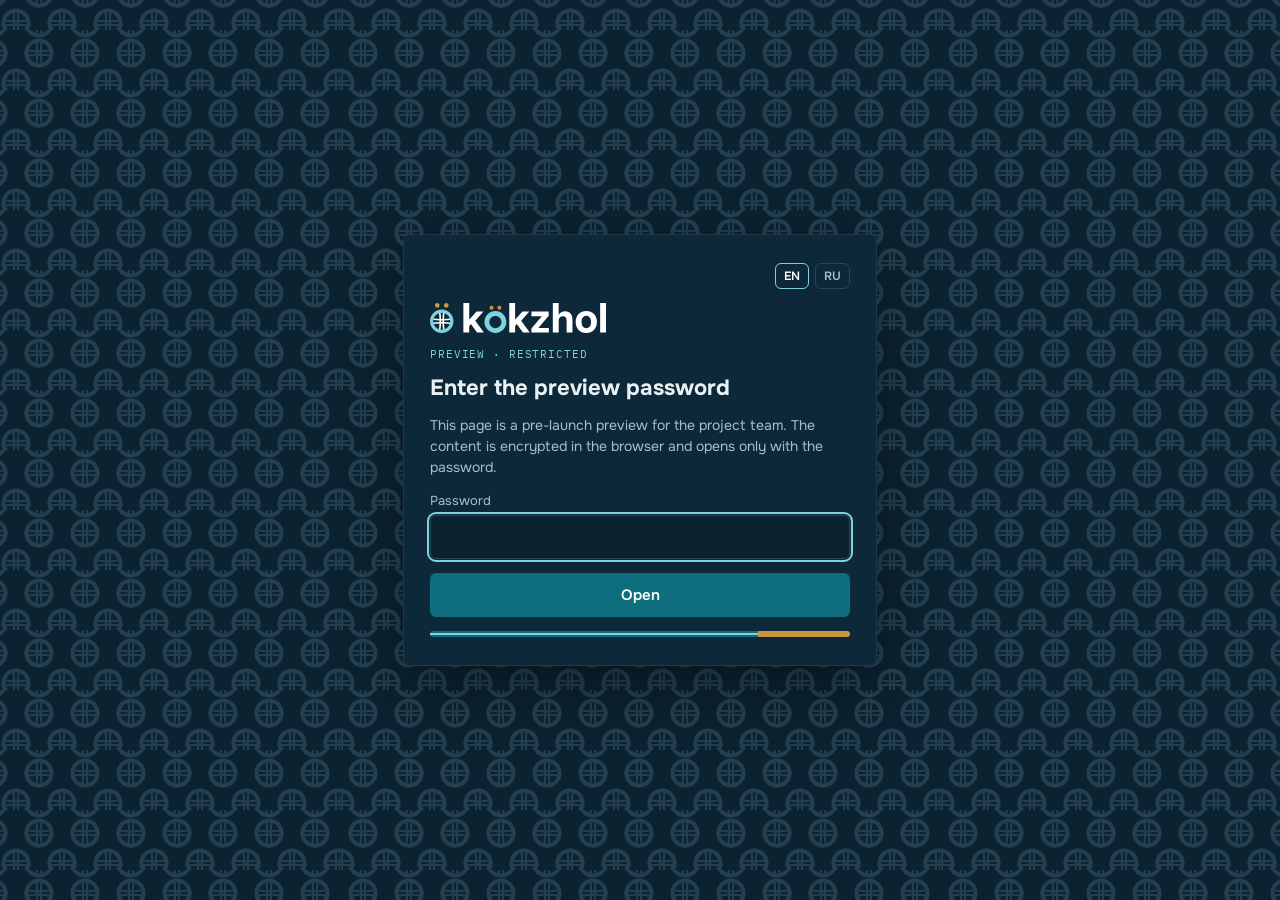
<file: index.html>
<!doctype html>
<html lang="en">
<head>
<meta charset="utf-8">
<meta name="viewport" content="width=device-width,initial-scale=1,viewport-fit=cover">
<title>Kökzhol · preview access</title>
<meta name="robots" content="noindex, nofollow">
<link rel="icon" href="assets/favicon.svg" type="image/svg+xml">
<link rel="stylesheet" href="https://fonts.googleapis.com/css2?family=Onest:wght@400;600;800&family=IBM+Plex+Mono:wght@500&display=swap">
<style>
html{color-scheme:light}body{margin:0;min-height:100vh;display:grid;place-items:center;background:#0B2230 url("assets/brand/pattern-on-ink.svg") center/600px auto repeat;font-family:Onest,system-ui,sans-serif;color:#E8F1F3;padding:16px;box-sizing:border-box}
.box{width:min(420px,100%);background:#0D2838;border:1px solid #1E3A48;border-radius:6px;padding:28px 26px;display:flex;flex-direction:column;gap:14px;box-shadow:0 20px 60px rgba(0,0,0,.35)}
.box img{height:30px;width:auto;align-self:flex-start}
.eyebrow{font-family:"IBM Plex Mono",monospace;font-size:11px;letter-spacing:.08em;text-transform:uppercase;color:#7FD3DE}
h1{font-size:22px;margin:0;line-height:1.2} p{margin:0;font-size:14px;color:#A9BFC7;line-height:1.5}
label{display:flex;flex-direction:column;gap:6px;font-size:13px;color:#A9BFC7}
input{font:inherit;font-family:"IBM Plex Mono",monospace;font-size:16px;padding:11px 12px;border:1px solid #2A4654;border-radius:6px;background:#0B2230;color:#fff;width:100%;box-sizing:border-box}
input:focus{outline:2px solid #7FD3DE;outline-offset:1px}
button{font:inherit;font-weight:600;font-size:15px;padding:12px 18px;border-radius:6px;border:0;background:#0E6E7E;color:#fff;cursor:pointer} button:hover{background:#0A5663} button[disabled]{opacity:.6;cursor:wait}
.err{display:none;color:#F0A08A;font-size:13px} .err[data-show]{display:block}
.band{height:6px;background:linear-gradient(90deg,#0E6E7E 0 78%,#C8963E 78% 100%);border-radius:3px;position:relative} .band::after{content:"";position:absolute;left:0;top:2px;width:78%;height:2px;background:#7FD3DE}
.lang{display:flex;gap:6px;align-self:flex-end} .lang button{background:none;border:1px solid #2A4654;color:#A9BFC7;font-size:12px;padding:4px 8px} .lang button[aria-pressed="true"]{color:#fff;border-color:#7FD3DE}
</style>
</head>
<body>
<form class="box" id="gate" novalidate>
  <div class="lang" role="group" aria-label="Language"><button type="button" data-lang="en" aria-pressed="true">EN</button><button type="button" data-lang="ru" aria-pressed="false">RU</button></div>
  <img src="assets/brand/horizontal-latin-reverse.svg" alt="kökzhol" width="176" height="30">
  <span class="eyebrow" data-t="eyebrow">Preview · restricted</span>
  <h1 data-t="h1">Enter the preview password</h1>
  <p data-t="p">This page is a pre-launch preview for the project team. The content is encrypted in the browser and opens only with the password.</p>
  <label><span data-t="label">Password</span><input type="password" id="pw" autocomplete="current-password" autofocus required></label>
  <button type="submit" id="go" data-t="btn">Open</button>
  <p class="err" id="err" role="alert" data-t="err">Wrong password.</p>
  <div class="band" aria-hidden="true"></div>
</form>
<script type="text/plain" id="ct">cbxhI4MuNmG+np6Q1wqMwPi9SA+/N5KOD5kruKC35OwQZzocsAOt5m9EkUZdUFxw91nj4EPsby/jjLfeNrONOLbhcEdi1aPUPsZHCrIQ01HyXrP/jcfSOi1HrGVF1OiDXaHomjbN7KlOnoiZHIIIgmBqutuG1PybhuMb1Iv7IIl0LLzR8eBJ/JVm4KkUjexlf6tH5c6boHKEJ8LgCl2FJduA53xSgc+tTdIXK3fnwg3pTYNulXZBstDnAmaFsqcpSsURFT3Wq0w41RL8L7BbRCeaN8cI1Fftr8l8BB7s+mrQgvS4+CXxBU97JhnyuNiP9oEdorjtRZ7OcCIIWQtv0ivTzIXEFs1LMPNvoV/U1NDReS5axClioaVqRKQwmZxXF1S8WJlnu+mOm7AtOOYO1+RC83G6MIWyzfi0j6hjESEgrPYsijSJhgc7J5NgKzWpxnFwUT4uhHtf2EOCn3GF6Sb0hLIlxlnFWUMw4Qla8o0vl4uLDrIdM/jBOlvbRvIMtpMnuQvFZygutRzE2OPhQnRPiKQAF1IVRRu/xXkJ5mrQSEjpdEdaD4AZWo9Y/0+y1+cBnj2pcWWlPvRxE3d7yiKUtvXna2+COXIMRSfgy4bTr2TCTveeuEXEBriBgSsIVuioPZKzNCyqe9AWEGmx4wQZW86iMpJXxQpkzkGkT6jXw5tpdnPBPWp3rSU0TD7+fC7KAwcvd9Pm8eiKSdnIJJTHvVkyL+DKSKBHhNa3/ZAC2U+s4fCTTFnlkGTi56S/uTJMfMlXo3j4QASO2JvaT47ZbVtDC6rU9Cul90HW6PAcyTmUk6fkmExeW/veHQ45VjwZhWKbK4BcgjT+gCbLj3UB9cRHTn4pE+63WF1yrABkkUO0ARtrpvF0qtTnOKTyFTQ70dzDePBa806AvkY86cw+aw8NKaKeubHaBfQIdBgBLzw4hsphuL+EhQ56dRXg8Lbn2bC/qhPPfwZamuwJgdefawNoYJeVjyp4ZtDUXy65zk0xUJyKzcw16paI4I3Z5USH3T/z7ixls6KNVJICsFERjis+/kEBpyiTsIIRtbHisGV6/fm6aJD+LSE5Iywl5DYoouU0lb0LyakXb/6g45vOKNUMNlBtQXAeNd4skLQ5yRUm9o4kwnY1FH2fb+gCwWxFw2tQG0LUbS9WB2wHeeb5t+D54pybO4QrVwMwNUWRPf6KpYfR+frCd5LypxDqfWITei/3mbYc4ViikY4JfCG4CQ4wrCpsE6P5w4+ts1F8QbqUsxoJnAQ6VeMyKu/5g/[base64]/j95nTgB2lc1+szYBpQG8yRkUVQXKechwsYNMJ0eqow5yEBx72l2i5g4BJUZwoNg3pd20kvLg2b7jOW6e2afvBZtNcJ992LW+JhxQX0kK/m51Xbxvjx1NiqvtLvs3Q3wN9T2+iNS9iwrEIo07YsZgT+aHnT3ddflUik5BY7UU+yBzNc4K/f9DBrAeOW7JDexp9eG6E6j4bpgQ7Yrqb6Jtfc6DHikQGcl1DZPQ4SVaO+hPjDPSXCIx28e5rv++qnc8d6hlU6UJXfYXbKF0Olp5hg6wVal2p/j6c40CvSWYTiprjIxCrUbGk/[base64]/N5k7uEHdI+rmJymPuvBrPOsMt8RLLO5bDOFwFAIDXAZAqdlFD68LZcf+jJtMGsW9HXCK2cWj64e5GfhEbx7jgX9G+XDYuYtC3PTKflO9498RpDD4lzmRXbEyJ7Oclsq/Y7xr0FX5GS/[base64]/N7vXcb057krutSN4YMdQNkl0HIOCLSwO5l+8kd8bqwnsWeyxojJrrl51tKbnD+zYVrk1SVoKUEljz2YFqhxk5yVn7jmcQLcfyUE+5cNd37Edpp6NZTeEW3qY1VHtgLBJuDfVmFmOsd/rp7mLIpdHEdKfbuU6VBrf7f0lHc31brIKNb923p7K1P+BkyNKPaMznZzYs7F3QbNDZceXWYzaL1IrPnTvxhl30QqxKj5ycjSCOOFuqNSgmszNhOqGJfn3OX3F7CAnswp0g1UfUe0d5R8C4VFDmZLP2VOkBmx3EEjCuJ8wjJpYl+SabcEuLVw1AT/qOMefR28SUaidb2EelCu0QvaLxnUoD6tmI5IiBjJWKbiR9Ad8Aw/NYVrLj5wVTINW7aLgq6OpOnmR216Z9o2OlCZzXasY3eegrW9GiORyK0FPtceCI0Wew5YgrNlIsls/W6bYjnupiQu7oPYDZ6QllDQmERqDK3UJtZRqToJpf4S7hxSQLRDpq2GfcNbhJTxViqgUXsHxlY488qySZQ91pXr/EH37kwEmnqtpCK24PHtCWHIaMubCG9Qh3ks+eoTre1NAf/pXZ4LriVbO6ahbswgAdFzTpT4NBkX4Eu5jb3OcB2NC53INQnRky3kSSL8M/z/BhoySFTAfl5POj61P+tw3pQSNieW5xK8jBMQUErEPJsNZha9NA5t/4/p6aZMzwctbHkKerY04XVIJ8Wxg12lowvhX8UPp7LPfkqwnW6328YOwF8/18/SbAZL6xzqchCEKuoM/Jqz+DkOLKeaJ6hkg0TxRZE74gwAZnXrIAqBPNNWeODkKFCpnQnIVdNuhFi8Tnw4MjnO0KuX+POZsKs/pOL3SCBLnvilCeMrJxIWJvaGiGVR8KqkhPvhUD4kYTxFBa8Ps+LHNgL/4DpKIE1I30slTYiUEECCQqzHLzFfNEBztOy63Zdbz5KRL7y2TCT6n7ekilVE7l99jIUTpdySb39BEWNpv6sxYrLUyJkQOx9pCOeqcthmJaOwCBLjkgt1NkdDM+hwpsni+wdW6PvfjyHu/4fa/0OitOIbGjBAG2X74AxWKLajw3NNh0j9wp8ECNstxSOeMOIVUhyFV0bdpcpJxGq4r/taXmeGmeco01qfy3ftl9+IyX2TIKqDfudTdXkxjanqZbp2hIV8u448ouCx1BldsdDBGI+kGAILjnmPthnwS/qz7/5KyoWvrVONV/bAKXWJbtR+HQx3n45YAWWa3rGvral8kOglJJ21WPZySnM8yeqVnUWjKaxdJzOLTuhPUQeljeL5lZ3hnuRFQaeGJfW2P9cKAb6fza6uk81/UFrN8ZEy6jJ9SYxTXWNhgtpzkU7qpRsEpIsIii+5rIyQ2CcNdnGkH5fhn/AGG6TMvIPHiMWOW/s7IK5uT0G9zMduKDSNbkjWLf5eJ5vQlM3GWKznK0DRlYnaCbpHv+kDfy57HQpsqXNyqzmormsDNX5CLyo/uv8v106L6hVnHGpACJ4hrsLX7cMWasKrxxMM0F9MaXkaH75h2EDjmsO+xBpqu0naCkrqZP6O8/75YeAQhDn5lMNIlR7doUkUk7VhNrmWzEfM/KVBSOzvo7iK8aD73iAjoFe2gdjt9dJ+2IDOnjmHTRasD+m6darLejMpKpQGRToH/[base64]/MU34imoRJ6Se140xo1ppPKm6Qm+jatuOVTkExs3NZQYsYuGVvTMaz1q5mkjQQcB3JFnU6etRQLR6WbPHa9MZ81gBVtKZsPbNY/skzWeLEHVeIREWkIJNFje20xJR4F+PDzAFUVAWR3OjxBK+U72Q6D9S56EkP/dUIY9EOdBt5ShiHZubFmrAlgqSK7jF2DjCBRHqi+BfBysQHEr4PdWH98fz5/D6MNobw+6lQ8ai6Nk83/eo7Tjs5/Sikwh7PiQ87KNt9H3d1vyzJqUelHSsAHyxolSwRcP1JkbWyWNp/0EsW2vi5gG+yQcb/l6apKcBgcy0bMkydIItScZd9O2P0KEu0cT7wG43VFhBDw/72VCH7FX86gt3XenvdSh0FVkteOZRySolQXiU3G5TQyheOTubcjTaVYyqPy2u+9tkTZJHlANNm77fYEV/Zz/YatEKikeu+9MyWxu2NgKIqs9vvCn4GBkQickzOeHkmj7pZ3S/YLHXVebNa3/npMKiTNHacFI87RWR3MRlKMIV9C059vRspBLpblmiqApdKr+scrf1q3m8qoHiwh65aIFQ4fgpuBcVzhwSqklzcnSyouxkhNJOz/6MottaZERxs/K567D9dhd+yFThcu94qjRazLN7BQoobuQOyGdJLHF0eJ7WWIlREOLK/Ze0S5RcAcgt9s+FrYRVLeNOQzOAvpZKWiEGcnsa5xQcfi2aFzBJyq6FgqpWIsckk/Pfg606Gj2URU1P8zxedrEPcs0Dxl10/C6v9Ytx78A455DF3/M9ks910w8yw3b3eoI27aGuzSrBWmcYAUwDqbPqNuG00csWqXOfVSwFRbkHUMV3d6v5xYtPmGKdKIGHSOSkY6sVIdliACiVIJk+GCnO0mRTVHFcKXwRnW4wdhlyiz+bXHKwvDFz7QxoejQffdOR8sjYqfFMlD0mZYw0fH8A01/iUeeppVBYV5b3qKrbM8lVuTVRcYQfaZN9Antl+c8YF/GTp9ji5sJibuOx7FnRaPuq0y/12bOU/pHoqa4Tx3vXq0ADz/f2kdmjtH6wvoITl6CvJjyC3Mpeagp4+arim9wI+RVNdeES9TVnxN2wa70Y82yNRxVZj1Of8bEF6gkAeg3BCX4x7WiXvhwwTaXbI+e53Z0QDXuLQZM+hhtN8h1fPnRPZO7jPhCaVIdMxb7OlG+yJzsHoHs8Kf1Kjv5P/evXzHxTILECa1P0BDIoAnh4SZMUT13SA64m51EQtfsMPktJ4H8RzSlME3DBhB7U2udKjY+c6vOIClUBdH0UT+QUYJj/T+TgmtEc4vDiHjFumvU8Ay2VnjSTcvu0FcRdZzpWIiCpPEZ33vH9DBiBBBz4nH4d1bRUG7WXAjCnoGR2pJ8+WnEjBkWslVP44xfk0wISGAlH0ne5h6tT/T1hD8IsUWdv1Gnnbdbn8b8iYvjE+6IDJYgRipMfNWEN7iAtVWNXA1np/lSnFk7xZq/zz08wiRcV37LIzqMK7tACoprJaqWAqymfBiYEJty690CvNjjzd1D7UQmdlKPIOUGV728fvmsae5nHsVf2ZMNnbGGFq6deWAuGO/IRRVi6AkXlo6kh3xI42Qy4/9Y5N05igC/vd7A23MPxJ1s4RjVnHmkAaf+KL7JrkWZW9wVSAHDvS63CmXx7QE1X+46mKgg9Mpqlm7aR5OCYcweOUkubQnueNWCrRwNUcGWTfLwd+hgDExOQHqXXJmovvtOEAuht4pDfY7VLGWEtG+C1GazLtbxuqt+0kNiHydI/[base64]/Z0UFpuY9LjijJjMg8owrSN4794T1RdRmOfoLEoWaY4CA1m4GJsPqJJZohVeHJyccA6stYp7Cd0RudG4REw0p1J3XG6/xUeci7QiMQk0SCDXk3QQzR1rx9kX3yLQ41WIttN2V7BKy3yMsfpyYnzu2EjeA1mWcN40u8DmMKZrsVzyW10g0xXk14mkx911qnBi5sGeiWNe/PlLk2Q9mmA9+bGrAuAxDUo9n1EpN7Uy7YQU9nr/2a9fyrIAE11xbXfCxOTyd19nvTYfb8ZqmKJ5APrUkftxN4rpcl/to8ert1YH8j8ZKvjr6f1i/qKlCfxmI1QUj2ngu4NA1lB1jLYu6HU+zBUQf1dDns3ZV7w7vBXVm7gySI/ketNbfmdeUoFHf8DIiEU0rfUxsMedIaSsiPF/8uUpDq3vfIzC7hoHFOqoc9vptwEHBM9SvL0DBr7VxukFP6lk38oycm1TqqA4RpsYECrusmiCOcmVchyQmap9IGqTXrgPPhYTGGsRTfEHupnlJ6Dl/[base64]/TkBbMwizMV70kEAe1/FeLMR2mUt9gU+DhyKko+BtWMFDAH2Zby4f+YhQGqvPOm5Ieyh3+ibbkyfljMo34NCtwbXMzlPNLhR0qADfhqy/MLXWDzxBh44ffMQxcsa+0BsnJe4FNASF23i737BVFmimOnvvvXO4fuz/psVuBt+U2Jz1altQf3vfSpqs/28ZUIT+YAk6baN4nRLrqaWxRh/CO9kw6oZGUUManXEyx6IcCVgP9Y42T4LpOjp6Lq527hbArBhDF2qeQ0y6GVX5ak6wXrEfGy+7XdLu3vUUOTdTr/nQXINYfaVzaXefFnzJxb1JiDNnfyw+zvASsStTuZSCzRSS10DCe8+mkZHc3pRDFuaQJAmK7s8Zn8JbLZoiDmXYfeStwH+V0F6oEHHq1imXXp/53RP7iiqxJp11npU00IM5RblLRkVfKO4MiQLxWT2i5clgu6LaoFrZCrn2cDQpO7Rv3S4xuPyUPo8qjgFV4+OHIZMgjOUEbxknWm0YIuPMve1a54D512xM83rb6S43iXi4plSK+sqzZqSZOItSzVhL3xa48N2g042n3ora2le6dMZH/fByPulLsudmepMhYLP9kLY55ERwutOSfVjpDPIhu8IAn80lZF0rJPOKtTFSGERurFYEgfRwUrCMMTQF6sgY6LvAJbGFoNv40Q6otSUn84bZj33/6xWwyOtR3dPKDmHcPZ+UEyiBN9TXyZen0t6JL72KrVnSFf8PjKem4q+44M741GK4r8UUJ0ux/5IjoFbxAXk1CDMzkKBsLurgVxDTz6RVwhxLOS70SiHvfnBcYHsly3ALBTTHz8rEo2DUgsfBn96/Iz9wS1dvMXpYM1KwjFr/[base64]/3i604yq+BDWsyI0jmPqQmmquR2h36tpLfqcBOa52/axlNxdoM8TebDeF9lZH8Fgn1QcDid4nHrfTUpT25OuHhRoQiOylgUIYuAo9SL2dA89cEMwopR1v1l+dP6Y3fOWk6GLzJRYOPTl/lIB5x/VoFmcVF8Q3ajtlW4NJx0Icgu6lxaES5mGYI4u7Y7rxArW8lMqgH2ctGM5fJL9d2/xcUhTo32xiZS2LwNUyAPHIWeovFyuJyzPc32vl4WIqdPfp55reQ/DSC0+UWfI0HFiLOETmleYTSafSChOIW0fP4EwrtGDeB21yHWXn9wBL5tvu09HLDjyIP2OyfHOERnOHB/ULLPDYZr17Lhfh3eoeRGsUNB8G+eilFzCqb0ljB35mn9jM/8BaHXyoSsdpmCD4eL8WSvLVEtRni5p1A1wB+/yeX6rjcXRq/v/0zqMhipJwjDWUD2aTuxah/10rYzruCSFZ6PBFo/Pd6bmmjRVh7Px/5rgtsfmwRq6mv1SMIhBdMxblt3Ok/g1/L092A/iX6dHyhwtiQ39ZQSq+GN93+zMkjVbybMtapwwHHhK+Mn6VfEj62R3PikEKch8mgKWyqNHSETxwUSzwJKZrpwiSgxyPV5eEUClJIoMXIex2cNQmSqyLgaAk4b0si8Hl9ifn/nh8oECQ8iuRljzNwrHsKNdVaDwC1oTB7Y4ph8YItmjtZUMDHin6rzF8W72BFDfXsKtkS4hoRJAUyARC+EDuxCoeTQV5u4W2+DMtctJ4YXb3hJDZj5KEJRqtGdHoGBZhuo6kA0vWZcxw4OVMZeKJx8L1sgCpZ/s4JafX/LMJWYBgygCxC1T/q0dsQQZiK8+ZtgYW9Ejtm2NFpjEiq5RR9WgyYiAPXI6Tl5s9e4a5Plw2xX/Z+SG4nlIv1oI+dUUx+MCOcI6SvRaUKmqY/[base64]/GvHySy8ViadEciwIh1033wKNYbco1XBPl+yeMeV92cc31VsHL/QulSJWumTfIHYfvLlXLc6poILFZLvAoZN5VGHnSLQTvmFqfyhnNVX3tZKqfE3uFjLIKX7PSXOqoCug3k0zUdfw12quW69u0VwaQOaJIZV336IYW04ZahNiiDYiJqLosCoZ1LTTiBT7YBAMZcoEs+srDZwUv0RBdysa3/+WOkIVQ+HFMfgm6LLlfpzkheJbBpDGw1bQQuHV2iphkZl1sLZovZ64NATQvEgY4/wU6XeBM4R4xhAiKIujsDmpQsEenRyK25Izx1q8IXDGat5KFd3mwE9YFXFb7vb+u+tHpEiI2PbGxQZV8rR0k4se/KsOCh/umca1grL3t9BEEHkpIO4A4YzpJYdTyTy5iwkeBJuyzT7h5LBQxnRS1D6OgtY5kLK6u2WdeYj4KxGZgB0slf1Cz/FDWDj1GegjydWIxvHgvmHUWPGYCa8OgfKqFPLuyXiNLBvgaKrJtbcEg9LRADgHu6ONvYPPoqCeIhLvukTbrHuDBmGu1IFQD1AFuQ2BWK1hzUlJwFh1pDT4A40QXomPiLLsim3mm9SyjpmIZhY9an+ydw0vNczcitViY0zvk/8fcyNtMG9h0CpnUhYwGxY2whBcORbP7FuhQGUobgWtsDaM2hAT7o5/XzNnt562FDUkdBiWP6r/z8cE1mjCLzb9R/KCefz61cmHoCQW/D2v4dsyrlP+vAbwK0iqBHdpVWSwGPlY8Iwmx9RBoZYmcQtpB5ma48LnTfp8IBytXb0KAlpWAhceR4pwqw4M6ekuV+t4Sv6I04rkwnFtHcGkruL5kRhpU3zdZJqbHolsHmhDueK7Ckc/PZ/XZNK7AqK0mzi5wf3s2+6p3jql90sF0XYvAVM2uZ8xvdlt3gulaM94HUZ5/4RgfKn3YPtJI3hMR6TprOfljQRStPEnFvFA0XX+5Ee0AWzK5ruAu1tWPOxjI8cJUYh46jqTkCnhWPIdpsWs425dOy7S9vMyc0RK07a/OgcWOoIvZiGuHkyX7aT84OMa8oCH0hx3yInr3oV9dOKTRm0rbps+BgT4sS06ojoZev9c9Cp6FxDfOlJv6XJdEDAjwDhF5ZfAY9Zd33aRPYv+E9fzXePXTzI3ocvblcxyLolasednVmVnmliwE6WLZJWvFXFuVY4toFHevBZJKZ/ElqVL/dja2dEnDC+9hW/CyoRtc5L3yeErFxI/lDqZh1kZg99wi5ouRNow+3wrm8sQ6Ic7R+ScRll8q6nvpE6s0/Mb2T33nXU3/YYj3+0BOFyg4AqzEW5RZ/hqyKcGAfkY0R6yljckVGancE3hpvXgrLdqfSuR/msxpsYfELZH04mzpBW+UZlen7MgUp2WcnHXBMUTJW4S/2S5BQtD1UA8XaKqjoTVsUishgjz0GKzFfVcGE6bpQtrnCEPmEuKoXOVt48ieh8VEQ4IpJx5/GeGBh88GcpKnWIKJ0+UeNB1uQLSfJ+yS0BZNzwQiHR9LMDAs4MLyP3rrz3D9aJIVDwzM09Bmv72wMkCTBcD+J+TFbRFu2XhbjYGUMTHjzAA3xBcSnGU8W1KVT2YO1XPN6r9I0lYbpsHN/s1z6zuQ/IyOux9cqazwhuc6K0YYSJsgtden9n24qcmDVhzls1UYasnggOHBCXBFLKQ7rF0KZLYBvx6fuVkfCyOtOQX3ZlPrcrC6ghe8ARDluaDijZy41NHIJoTK8Gclw91X72KW9NlVfP9D7fKXPFK4hKl0FzMNqDJsfR3k6DebzHQswRWNfqsR0U6jdkbg/pFx9fOsQ4w1LwVx7b4jNAX+cL0P2ITwMsnuJKLWjZSEChiJpvN1CZJquOY+WgOTFVgSeWprlLngMOGpj5RbNfRzllUZEWjZh2D5OfTUZpl43GrK7ltvuA4/+ogLNApKfnNuc4/[base64]/ecf+sSxf+LyWfeQjf+sqpi6sN62OlUDXqXcpoXm59s6SanCocGISF5Lx4yeisVqCTyw4BOQEILVlmrOwxhCJCy9CwBx/bnMb9btUflinGKg310sy1gdxNEOzP5zPRPq1odUndIKl1gf2S9WWnXNt/eGJQ9yt7zBC0YUFWMCxJE+B8+V4kKPwdygm5iqArmY+f7uAFZvC0y1xkrdrgfWhimCMlmV6eyfcBKHiPNigVQ1CxvFMelHQoraK0eSInNLVQZ11K1b+gmmVWshak8K1NUpbXUkDnLCko8654oXIVoPmnDkFn4VOX77LHfdktiYssMWy/A+9SpJp/CFT6kOsruqRLX2PImeDZr99Po6W75nktKsfd7wRKCAkWTYgzAOC10vWqeR9++seMMAUtmaXXXMGwjgX7qnQYknSx2B+5S4IqoC/uNXIakbJWM7wkocf8wIUWlG5FiZ/jUT6zh9uJC772FiuhwBXLxKAu45gqCPr9+aVHs70s7NqZ7wNhSB9A2CmJeWa7Vy4CzSm/RaVh/e5ddJDVQ7cRyBgj6pPjNkfRLHfN8BGILcLsZAbfd65cK6i00XhTvg2uEkhey+IF3zVPtSRQM8PDCXJ/k80QEJMxKwi9Lqd2NGqjPltGFdS2pTgbkcnOebd9cIQ0x9g+O+wQ69QakSLTz5ndtIzPlDMg8U8djD5pcZb+4acuwpKrNVwolObcex8FSbt1i5yffcVwNvfsChByA1WnXdiOkurUxO3B56yPFsXzWODbNiV1sUgJP7K/tpHyrZBGvnavMgagkw5QHrODgFnE9Xpopvm3HCqSMpgJer5rZl6PMOYCAWAcPwhuUfwzGDjUna5XgIJ2kOtL6vcb3PpEKkYH2S+4a2Nhe/Fs05ogMGOlr09A1xlozUktI9bhK1lUOj5v89wHJA2AM1Zw0WTv+Wuhv4t0oJPmFXJw841HwAsrQzGMjKRbvByamgXEo4tum5ckq5TXkYN/a86nkP6inMAj+Y/qPI3WDpHMkD41us+Nor2SHsAiPJmKBqfsE/NwKANwkIlf/Oj0kZchRzyzZoCMg48N3YJDVncLPYGTIk2INhO4RcK5UbSHNVnxdnX47CDcLXqs6zAgNbLTaOS9uM4xha8rZcbqNkrhtYVHwL/uFBk/B1LPuxkJUXJpTbr7OHvoWtBEAxI4bqaHEXa0I7u2eixzdQyItvVD24IzJjxiw4h9zWfK7MNSmHu3FASQ/fimKvLzBHoaBIxkPbGTS19SbesfUqzE5wGzJvbCtxCEUrdh5UGbBKN9ADjL69Fyk5Y2PJomtlUCr1KmzOJdvdWYEDIMIInTCip/LsWYNZyeFZF1UbQmGzcqYE0T6fMYoElSAhU1YHjXwlCilCjFJQxQZHwCsTRe3VI+d9l/i+8bZDjPK+aTqsPUs7/SDWIOZBtClTWWf1GH7MrrsG/PpNi9N3rPslSy3oh7QNHGqSXiknAgA6l+OKluqXqZ4vk3gIGJ5DqDZWZQYO3WJIhk6F8Cryi1ZIz6oCy1LdcC8gKP6dlCHo9VEW+/6DfcOnf7qigbboo6okCFFQKaqitdNX4M4gE8xQo/WSoarBkxoDPBawX9Lsv6oMJPOsdxdbymMKP7as8P9SXEG3ZKJayUmAsE+xKUaL7TRNiUBFyUq+LOfgGsCJ6gQsExoG/uJ8Scx0l2SAOqp+3L9TWolir8kJ3edB/23kcnYsbKN0wqcJAPkOxqVLTEmTpMRB8aDhf+je7h10WjncdCR9Y2SPzKQYzbebY/mGoX0g0Wxx7n4CvHkVJ68Qtt7WtM5b+jn7gM9zY0tynkCy53cU4hHYMkLbNb9VPcBHYNEeM9FIFwYKe1OviHMA7GevqLpv7LS7Upg/b4XVTAGEc0fmG63y7A4tBBxBk8zu6T1x270Bs6kNDzv4T5/uS5ZTO81P9zZmcb271eboy7NNazS+eJ08v3kEUB7/gkhu88L9ANdBeZqqRogi/tvXofPe5j/YqGQzEtPuS2LOZ4j9sH12B4Nw0frGDHLdZ5oFkNDz42MVzolqq8wFfHirevO/GeockcQIRz3N6o4NxS2NcS26rLvPXfljTCRZ222jiRneLd2PZ5UCmsDgVmZWEPXykefBFaU+uvrPEeV3XZemUdJENOOv7/jTTqyIsoz0VWZarUOdCdHm/Pay7FhKRIVqJMfWb7VWUdmxq+JcjSAFWyfA/7b3gfX9jjNqkqip4VK58TcLrwQA27oKmTonK0inWfaVE+lSqWDFLfU/fF7Wz0t9g7fZEt/Gn+IkthkwtQGTun2ZEJU4kpEahh736iVjCEktKDfQlId35I0rHVrL7NTF3hPVqApOzAeuRL/i8BXqiCJ/sgMp9l8BFiN54agN58GyBMVjo2LH0oji4D2rAb5UljcIh6b0DeOkwx5nCeGklrfsaP3U5JQE0sAs8mwQ4Ug3ouATooKH3AICGgFWYRfshPSVMoiJ/lGEwvIj3n/bz94w2o872QRtXsuef7MHww7Fia5rTJrtHedA9lXqnLAArEBqV/KykguoLjeg4WaNmRVb2Fh4/yT9BZmHoYewMasHbJAePXSWHukTFGS9HYFcodSiyhPtn8WWCm6B2/dtIVuXefBqrjNoKL5dtqL+VCPPeTAKajL9Z/YiT4cn5MXcUQVyqLucu9ALsb7dMfKNlQr/oCyu0mf0nvWqYItY5e1cIwFv28TJSBghu7uwPJ8K/l1leYL5tjlgF3tYcXvalCJ6tkhLJHpLLv2TO8MN433b+aMzNadTWLC9biJ4rBRx3jK66HXpuPqWEgvNvqauhXKj4pexfRLQxAii9EdEWRKMmYjzBeVJptazyhfvVBSTL+DhCC+xZ33MBCWVHyCbMl9/xA6SYCYEuxA+5I4hfwWBXuTH4U5mfrjeiS45prlhBpaqw7S2BM2FR6H78De4if2B6r0doypQ1Q7LHsfkuOcqkZwm/OHwghg2A8xKqduyiNQRVy2yd6JRH23Zsa5853viREM77NBLsW/SxAx0YwkM9mb6Xxx6vsNZuTVgWbjZKBsqZyMKLfXv9jJjRMAO/EumONW5SVUHqWhUWjPqs3JjHkRWADs/NcUF4+TShsLSSuM7ndxlGg1KfASU7U9re8FEFpn8725+kE+0UnHUKI3QRnOxHwWM2BaSfv5suBC10R4KgwXM8/huFo8bPDrOhymJpzcJgiZUIdQO5WyxpkcDWGwBexgUkfiQAqZrL8erWrHvr66IOsMIV0ZUVzPhPkxzv4S2g+lkitu02SRWAFqdZNokUqvKNIsKc8xECEixf62Pn4NRbYESvGF3xEPOz9VFLboHI176tOtcczAP/f1YPb4nvfDe7q5OoarwbGAy8UoedFJRC0QVYZNh0fIRGv6FxFABDmylMG2z+KaBAiqgoBfjuzBcN7X6RW6aXHGIYI+s62W0Rj5GZeAiw4YD1SXXKPFVENVAUl7k3hz4otvMlq6n6+1FP/q1R0+PZreg4cjmozyuEyNPnxPoZp2ly4U1QomswlFlW/E5DQmHE8Cs35WNAnI5+ulETSYEowzZXs4qLcZFMOCEqZWypR2/vTDDRXcjOFpEaJ2iMgXufLFkF2trvvhHVxtqjkqf3Zsu9qM3z4qOWMLMw51DihNvA61eGouLF3jxR6lLHiVizLz+J+co7sSRKXDw/R8SUoC0yNKMOYUr3yv6ovBUmYhygy9xLgdTrv0PUNCk6PhEXg4M8zzD2pgQNxY2gDCtMUx48GGhFI2tIcakWjJQ92vTubfrleSdDG5INWY/rTIxIDVOLPH1V0OwslWJxfkRQbJdEYloD2u14+NfEyI9wjlfee819McIY03jJkAnEjATvjnA4VocwwAaJIDCxbAm6SVnu42JInFczIFWHW8xDLMJKxQkj4O/MPjjTTOxDPOhMWwe9VJtIF3Y1t/GTadFP3gRbU4SMf8x0/mVKKzzFP3mCUSYa8N5IdlJEI3ZPr9/GdXmB1Dyy6yLd73R9CS826myXbQfdxsU1F+3hLche5I7SSLxdvwSyJRKbO40m7ysbauKofe0apsT3x8/Z7aqFmrf6yWYbRnGBk7ICPIkWbUvhr1lrMDvj5Mc1ULNTteC6WPmjgB7m4N4Q6N+wxNUIgQmDco/7Iqx8abyXUUSCEIWk5tmuDOWL28MoUQChjv1NtBjAxB5DVez1h+043J45hykYfkcwwPkyUskrraVKDGKKEnADCv7qaD0YLxDN1shJXDafSvhIY3+Isqm1+i5SwqL5DTH01NSOQgrCJIICEuu1VT8vwlnoie1ZcRXBzl7lUwlAKGFH2/M7a7tt+eHRSnf0kKClHyFAce4f/vboUqYpfkVLp1xhZLUiMxqLBhsWazp7eJWXZn7GmnaBzT/B8Bn0xIvhcpw9a7Fk0nUdYslyQ03FF676b6WuA5d0zlFn5NoJNKAB7TCTVXFZBkwzDGMaQqvf/eKI6gMeV+duhKhD8NbLEksOkVzhKf0XM2Eumh9yy7/[base64]/wqFs08lxX0KsUAK+wl8ofhuu3OkVL5AsNGC1EdWBvfKBLqr//lGaS7q7RnWUan38wcViq7gBLilgGnMADkHcQCc71XdIox/6S2WkUqyRGOkdDySG8Yxlq39aFzyjJ/xH7wKsWIVDzIcWhcRnaOwDkWnJUu0cqtlBlCXpAoyO4OeMRIrJGOg88vtlJQXAAmXG4Znt8IgMvbnW70d/LkLphHNdFpk0fqN6uWFjzo70dGNv4JPx0SqzmhKONlMwxpzuyoK6NYEqYg+dWTVq+H4Giwjm+RqxzogHmcEbsQcV5to81VmTB3a3XofNQy7tWBW5qmZ6IybWRqZcH04t67O+DKDdfVmvmW7dD2R6spbu/QHufafaQYke4Pmw/[base64]/ACJ6xuBgLHfsCf74tHngR7INu73vwpKQu+VSZRSCLEfcg/a/c4wZlh4478GJxQAVS8NbR75OQ88fOpgUsdj22WtStzd+q13w1ZQVXjH+5fNa1HwlaK6rXam1CinG+N3DLIG72wTF/ov0omKHoudf9B+pjaAo+RZMVD7zuA7ve0/WIP7pOhdsndE6kx4K1wthw5d7EJOQXhvHEuQD/[base64]/hKG4zAcrmNlRXyBVgFShFsJ7PmWaa4sXIN+371vTF7iTKtTVJVA6x0YYq3iPgGkq6NM2gaV9CHO8SnwV0w4mgvUTpCwvYqpwqcBUDKcima/MZLDzNtC1EkfYm6EFfixenH5pOfVbcRZz8vuJjBqdb0+Uw4xMNQc8k2CpTOZtk7cnbqvC/kxy1Ivo3lTIovbmdkWujlfzRyeEMf61ps6WRnH0fMhKthj6z8gh4DfkA23nimJvfnQ+/Yx/l3BAVXDcVB5EflQ7ATZM6UaIM8Lvf+JUzRPIBUq2EvMrSNpTNOvB0MR6vTKCdW+7/UihwnvXb65zivePDvH4uHnK7dezvmMHKCB3pbGKUfoHV4DzAoRtIp9P+BtpsAMKpOZy+g4qnocuvRVcOlfe0SLhjxEKIq/sDy4yoCzIDjuY0E9Kre9qeVYD1r/8F1unmzdOBXS7OwUBFXoEMKMRXCtvu+Seo1YsZ0oo28UHzq5CySNo8Ox9tKGpUqjcqFZBW9GoTFQxs6bfq94EUe4m95aKfHHQpI3FOmz/8gLkfc2S0LcNEI1VDz+e7MXaw4q5MtgqfXP5SLEDPWaTnOryc4g3+W6JMbo/nZQ2z2b+YSApqzsKgmoVcMkAG+omxnKdUXryKVvMrGHpgkdKcr67fHqMu3+PL/bAm+joG+z9Iv3LuHiwv2y/+AAGDusEuxKnt2BqIU/GZaJuUs/QMffkInbhQgxHLdn1uHFXdxm4RwyUR/oYelc9O0AqKWcVxnH+FdoU6X/avi/Juv4dr0XS59LwdhPpoArVktIDZYzrm/CG8e79TFcger2kyoxaPWZBISViSM0R4MfA8fZOE51s0IhFflCHFnI+1H/zsHrwr/CwNynB5VNvcvcqLlhmme3BQpPZZJ+0eNkmziOCrcPwy0F01RDR6mYHpQg5o6kX7gLw1W/q9Ri4yrje0jM2GPpjxCj7VoOT++0eNYu8pvEDUpewqs9KZRRYVaFIbkhsgj6PaOXh68fOjFZg/YQ6h6fLbwFeyERkujv1BnhxIKGMxclvAzLPJFf4pazd0TwspdcuMsBmv+xqNXoLY2P5C2LvMh04uzkthzpgtyY9FTj9/mQWyz0DFaW7qCYqz/MaI7HviH+WQGqQAQacUNQXONhpAVmhd2hQIG2b2pa6yt60lTSH8FVJo4Ve1X+VUuMRPBB+LBgUzORHUW6LE76iT566oqR9okZF5605Xv9qisk8NdnP0B5cH3ldSUYgrBi8YxOkfZIQ/7+FYL+P+F/xmvqKep/l/ijR44acbA51//RbaHmHFG3nBX5jumtoBiOS2u5YmRyJFZtGY5fZDcTrTEVHR1tr9vtfxa/bdiHFCRbRgIkRVr5d8C8W8e+omo837QPY55dfBp4QgiUOD8oTKpddHgObIh9b7nvYoyTpNU6cY+lvRS67z+ZUYlKjb6UGWbI6ke+UIraFLTRcr4rky0YPnigU64XDgcG8wcRD5RqKA5BP1W+U1lGFkuYPG+CyltPw+gxjwYzMZz/nu9hjw+3WxUu75ifzyLaBC2BQ8RoinYo+o9MsseKwpez7H4y/208JyK21c3uiskXCBqR1v624SgEak+8I7pp5xLmMHe6uDI4JfTWlN7NB9dfq2810APiLobe2Om2iGUOoIHVKXOcr55ZVtZfPCMiNl7Zs5/kNfsZhg5xjgFDXnlAb2rsRxqOMXHIjfTC5KJR8auo/w85SoNSKmmN/bWm4k+2ZviLk2pHhEl2jCX8oC/rLQQXtp6JR5ZXGg6IOB9xeMds/11Uy5FznuajWuYz7QtHDFL+yT4zbbAmCTIbdhq6tWTGtkNB7bdHszWwxt68zt6L4VkNUelj4gwc7wC0MI8gs1IaQy7/6B1VXr8yXEo9sR/B4JgEakzz+LypcZCfDvfGv2ZbGswxtBlBH69It0mkR7QM2Ei+i7RQd4vZOM1TqhCjs/Mnc1LORnDB9dqIUhtkrW/lUpLfOfj6sf/rDm1x+CASg6AzUGYRNRKtJr5/JtUCnpeerWz5WwUKeI9juoXPwBUba44Kn7UyzkL7y1dIRyKc0SRJ1WSoLJXNkd7NR6ndepdyH0gk346YAjNVlQKoeJftkgv9nezBzT0HZlc6OE2Gds5xszidNTxI7B/1ibopi4fMTVCV1SmAhaqQyoEvZfitZmWh93vp0lNCu7xyQPdEF7wqQ0ITnD2O/1reHwN2jwGvPAaHowAuBkdPakSVvsmLsKx1JI7eTrVuZi1ra9YuaNa8Vy3UXZKzTO4WwD31hQkcbYk0gKgPvyLc9chJb7oB8OBYBSfuznmf1WMuGvfLoYEcTxEsBoZXQ2MMwHD/l51C3wSQwW5uyGFzs3Ee/8tr22JsgPCYRsefk/yyRWCV+fAa5wl66Y0T2EVqvgenXTdS6jvDE2mwHIARAzs8hV9gB/GmyPiyc1VIliBvuQQV47a6PM+pAuylbEsb3wul7RYNM0EmZeskIN5739Kvy66ZEGkUksFZw9Cs2yET9t2ecTxxyTnHwnDqsc/LqbJ8EKT2BRYXq/cdUWLiM6g5721OuqFpqXbR9mlnKnTuFa+JUNC+HJsAz6jHnfQdLeagBbwGRKIn/uF6g+nTbqFy49k8nYUiQVPXOCAD0mtRahnQJ6bV9WePTYRAkO1ptpilDao/ZDOPVkC2bKT+5dk0G/uVbM/69v0/jr+0hSaBYI9hP5Nqpyq9DqcJJ0xBYHRmAMbRXAqHWCUKjxCjJw7fgP0jaLZvmXeDpdozkjcym7OIuDn2G72EhFpS7X/bmzv0NggC/YhybMLfkkP4Q0LLyMgS7H4HdwzHTk8pVvzVgyjJTjcPSGNa711Np/PQAgDUBGhfmu9zRRx7VbgqTA54ETWR7f3Tv8AEfrDquNa3/gOrjVgHC2WMPcgJnjwTILnVQxkjYNYPPYUCuEg2GFrNGnaFtrTICxZePjDZk+Zj89OtDPR5RPfIYmdqGhddGKZGdac/xuFamdVwTYeXXygGc8+YkzwXuAVWv5lvC+C8Ll6VYnzKys0gjbDTOnPJgn9tHcyX2b1XGV7nVnZdWQ8IyGbVaUeSVNGvToyNf6X9Or9255YpnNxL63TkimPmhfZYMfZUAXQHTvdtCLvq9PrRJSIWwSpOXIyZsAh4534qOl8zHB8QK+LYzoQsey/6zhxEh1dO8zufb10OWF3yF6mBDMnrM8ut2VbJ0wBMaJESw7fwRGqqBQpNmdRCSquAdiDyob3L3S3gErPzxQ3YCZmvS0e5pQn0weWJGQLGeDnrylHx1l2h42R1TTWGilDaXQXrgMVIiyGi6rFRNHi7/v6KOGX2jU//dJVf3jkW3OeZbcl1z68LqUTsjnYti2EeTZanzFYvxvCSCRMw70ExYI9xEbOrpy+R2kI7qCVOVa0Fc/fE9xV/HRMRWDHlbPM8gXkoXnAHRc6H7UdfyQcx4x3LjOxZJd31qRIFFsmvzwNG4lU0eriIE8eUYwNtcoHza6Nc/+8S1zV3ESei+eXOGJzc/1hpKSNqzOl1WXPIxl8Zg0L14UntY1XVd/6qzVfh1Ly41ArbxgWfFtxSEElImJXwVtcWqN1u6YK6k8lJktrlAvzwm5EfFv7M5SCqaTg/65UPES+2uY4AvjSag3dqGs6ePvqoVsAIlBFFXuDEfVtMhFqewFxQtfY5Sxvp9Lo4uXrFj2DOMYdpkgxlvo/ZcdEQ5LPk5v9elbgvECVl8Z8l2fZHwqxES9Z6LUdYjhqYJxdDIj9ZY4OwxGD1VJ9Jh4JfKttfttFP9nNPlhcYrqkkuGSWxMGOCyfj77tFjW9KZpArC+IkN0YxX6cItKQi+J3i3DmqYMOI8kefaiUe8EQMYvBLWFyb3nb8+gFZ+d0m/yqhBFFAQASpGcwYhPdm4yNbrdkRz0a89Eh2PMCafPGsiGIc9GRKrSC1Nq+XHOps/[base64]/P+dIEcKSjdPp2TaHG6V7GyZlaprCayK5CHZdnAtahksuzZqn0LGrtRbcdHG2yJChkRnHXZaAUkEsXr0yTNrXGpdDGgN5V2Co12CT44XEab1kUrcXPDmrbxF1xlU2vVg+n1WH6WHcVJlkHFhGf8BgvZpdMstOcHAHlqPxUAU/Eg6FSvtkrMvf/NGtirRVkga/3xiW5GivNwWIG/I8TMiVwkVg6gBPQfWcCigUlNO9ZC/[base64]/[base64]/5OkbYPdmUfsh6ucdq9R5ZA7W9/QBDuskO1ZUzORfMfmKoXosTxzZRSbAMQIsKcW/Z1vOtUksAf9gKqEgzqvNUZ7iDFeBX5Hqs0I7gqsGWb5wj8PLmRs7bS5Mndg5dMuf89QGi+R9qTNL1qAp1Zm4467svEtTPWNPg10IShcEfSK92gZ5nHFQUapfFKLmgI0c9gDKHLxj9hX6X9tQ6JMOtyhxuMD469VoHDHZ76yGRsPcmQtxl9/oYYSn48qPkoZyucFpWHkt0qpMi+KNHRE5Ajw2e+9ytIj9yB56Q0Z/FJRr2mhGLkITS7Cto3+Rk/rx8+eQ5FnTUf3CiETIh20wDtnLO55PXjQZohVmdnOuYpdReHhLwSJHAfjQame6m6h5xyw3Qy2kdIZCZ6Sdw6oG/Cu5EWQnk2WWXaU3B7qRO5+JMHzfdKEJn6KrE8OC5u1psdueup/nFTHlPLdTTWtY5WeHRJzItw8fL9/5Fu5VNdKzMobbqUxZ/e+WjgpGfmtv1OyxcnltY2ukW7mdHv6DCN6j5uLSZDH66TPKwa43EYgmwk4j9qgozZ0SECaT9234+XTgMay1r8j9Asa2/H6OjPy+IFmFB6LzcFjO95xU/HhJmNVhrfpPx1SoQnm2Z7tGHBR4D696FGGBetIP6bdtEhcNTCsvWj8vcPCwXzD+ms6FzO/jR0lPHo1LAbVQaOcKrQpnn/0BrsFyuSk1uPDNSKFGyHzXl1ES6RQWCUuyPTSkASvSjIBE+VX6P1TE6C1vpOwj1zNBRZFgdnnoRi69pTtog6aH3zP5F5c0qqK0lKZuD/3bCW+il4oE4ikxWxo+Rx0pbh5OuUa0ClyvvbApOEi/IwZdddfmiwiSuIalXOZjc6/pxbPzhAQtuEHi9UvbgO0dpYrVDJZX9VSb56fLLA10sxposa6UL4ELLZvHnCXFyvnvWW7DWqob8jAQ0FQayVOFOvSWQlyH0eXjsiDFRFNZbmjpzF/R6qMuR2hBxNOEdh84ALisyK18y+7drnXDCASItlj4r6OEEmT2Tp/Idd9qG/T6Vytl8B5G4aNz0gBL1VyyiCne+2d//FBnua+FM+OAjzmeU+4YPcjjXrOU1RB+M5Ve7qzGL3wvkTtODy5JYi2vwKKL3wtnOPc7C9A6fl5bEqOGOD3MG4xt+D9KLsfte4VdFVN36OIca3T2hUV/qpoI3lQNU68e0fwqL3qlIaGr55vKAXN9LsiGEZHSb9SW1wHxLUhHZvR6D32+4MdiacBSI8bTtSH8q+/0phK9ikx6ak1atRJ7KD7RWN+/FUdxFJzxVy+Gk+GFVFhQbvo9Zv5OIW+KlWkdnChcaOfIeFZqKJ2jqNtACAwJ6dQhDaWXyzg579PK/rjGA1numqe+l3bEVwtAm8Lf3mX41puc8jG9zvlE5mMtHuksGlR/YYS4Rk6U3NdmnP4jnepn7bQDWgnApAUkIa5ZzH6vudJyGV7sSXSrUzYGIxbGH5VVIub41QwQwnOo3MVrfC1C9TbAosHI6dSqiwpASPy6pP/UPfK7TmVEZsPZjqBa8nOzq2l4XW7zuEzt8HwGZIN39HpFZLXAjrFM+dezmRabueEcWpKNwtakFjrZwAQTwUErZi8wkLHTQwraQkapNWT9/SBVQFPxINvocp1/CfwIoDuyYICNLu4plkOJ6hyRPTD80inFFTbIr1adBxtHhTWGS3Bn79K1EsOrD2G34yjuHvvQSkVdNssR+biDl0uT4aFPUaTFkkBqt1rPeJKBF7NUj5nk8gVW8PE6jhS08nWzK7gqnufzuzGYIdrPnjztrwkNwUzCjqPcN5IIHZ7BNWo/uGV5anH+xFKC3jv1HbKyhroICWlSRoppnGB9oU3EYTLGnA1gtcBtFzfkccR2KqRgQQU8tyIvG3LT6/Nt9AYVQX1/fgPp9g/B/1kaCLujMlq8ZdPoc9hKJJlPtBNcuC6QlAx43o/7ujMFkgsvjHwPRhtT1754R8mLt9VJJJSkFaSbErEqVLMWpGhkNSDCRonvMJZZD/iCv7QWqfCaMLFH+9PCuccqiEPlAPCNZ8sLqpdYgohjrYDj0wpQo0w8crHkUtk5a0uWq/TkJ/ughI/[base64]/qf6vqvX1gDHQjluptuvHCOPTVlIKBsO031JIKa8D2LoJnswNTddim6MmAIE6OL3sGthB+AxFbPITYo9D4FVM+yVhZsLpe+DYdem8ro5zJCSRsL4FdHIip/tUdTNSulH8C7iyg73P6zFRa1H3wLeI202OcMsBPOHQVlmxa9Zsj8CR0GuWy1YaZVGZWBEAaG2/lhHHwTkSYka9I/DvJNmjDD2JyWOLiMaxcUXbVfhne/aID0yrVQuFibtOlx5G74MEn5e8tANxNrB53JKPudB5A85+cXWOEZtiVNvXqGTseXnZLQEOfO3/d1pSfXJ7bpj0QyHOFrfF6FNlihSTwjdOI20PANZduxq1SlrvY5nTtd48D7m87QHkJAOc5W+4te5feWXagKNOdklUhOIW0gQTDgbbdJBLGix0+gqs8b9a6Z3Qpd87kojluk6LYREnmLttWAqvDjHFohU/Jyn+11ZrDFWRt3mCsKC51tPbOPCv6I5VUem+5U4k1jTcwIgCY0xH9OcZTiFsdzDQ2X6q+TiQfJ8YlDRgyGMNntYomD6b8KgK7SOKbq4RhSDLNuZmYSWQNxG6GdrfWNNpECZwFSb8QlJj+bTJWMXzEOrbVS7lgQa1s95NQX5Kph+Njfuno+par/cSHKl2gYYyLitONk2QUuu4zTUFDbhstJusobZgLj90lrdj6ChUgSmeVaftE9dhiZ9f+j1G4ELPdMjjMHzbMacCQtdMhqOlT9hQkIknpICZ4MBHh7hJXLLrdzkJMj9O/iZqRCqpgDb9Xj5zcBsi/lG+t4ciHbMSpot3XRtgZo3TE8jAWaDSia8brryIzjYbsHBHRFCPjp8C5EK52RrIlDhh/x+kKUP0ROfcjf1UxUfSwlgHJgILws6FGneR5KYIWq9SDgErP8IqLPU9A9VkfHU5bgJwzJlotDLuPQr9n2/Bd6IV0/891DCDjKjVXRrPMyG5UP0/hs4Br8fI9lwhcflYAXGVFoKrfU88m07O/Pyu17o2evwNF+BYZ9Xzu86FfA8p8rdzk9/nTxlhKRAnEEAgB23oRMUPQBsPctPYRcKkLDuS4NRXyXm0jahCKoc/D5r0qO6lXzJ8tsz0HpvzGidLh1h93nMnBQKWoNHcgvlbM57tYHoLa2WKoctsOeZ2kB5mYZzWeTj/7lLs00OuVAe51K5O/QHf41pPQCQaegCfaaPKRspGlTMvLNFknZu4skMmurLRMIUbeKEykLxcEWXCCbufgDDJ8v/w+syAKdNyWQHb0Z/MuglzUd8SDsviuoLBmHQvFWhv+ADStpt/[base64]/9Vn876IspFFUY83PMdShMFLQqfn1Ab2qfeno+HlHk4ykTF7e1k9sQrv4yua+dQMhVO1RetBzynviM/[base64]/S6N5Zg4k9ddmpUPq8TgQ8l2TPLFD7sO2d9S2Br6HXPMoiCCvDq3TbtttXoUeUFEIQWpfztWxqnmUuzqFJ653GtpiFMWZGCzIKuLK6Rukq6Mpk4rhiflahteJ3ZrONz9giXN6NSfitNsIsZ2XqPYGFtbZ1AZWgAockzjdx2n9fOYTg9L0Q6du/OM7tKrqAADict/7X/ZJH/C6Nz/TIMtGXTa6ahXkDFsHpzc7zyllTYOYVvq5oqtUmkmdPGMWiXVteVGX2FwNO9YBvhhZB+oWsNaz9QCsOq1Qal5v+lx+ULi5b6K1ihV/spgtu/[base64]/zpkSqMC+vE+zC3Qzc/Lz3rhq7HjijVI/Q4NJQxYFJjzBjEQzKoqHvOi6JL/r0d+EHNiurdCe4pAIf6RDV1POcRq/qlEDBhAsgRzrjWjBJ4rjErSgZzZYW4VpPQn7i1Bj0VXA9a9PAp1yXNygLvXwyU65NrnitZMxjcO123UV918n/3vFVIbJ5k5bRYPDcJxws2Qhm8PUbCzqOHBBUpTLjIcJMrNfif8abGauljJD5LH/BLnxmLkX40T5D/bZotqw5O0Yb6mvkFtqV+21QRCrYssF3Q3do3INbGZF5Dix+NX+O7ihIhWlUKB7DFW7HXhjvcsoUpp+jIs3jLJPJjSCG+LCsNLtY4UuBq0VGDd6b9tOCaeJP/7jyCx3PGVArdi6LawLRtnJEn8YmWgGdFFE606IRHOnxWe02OXMR9gLFg6pvRwXO7PTYCjIqzVvK2onvoT67tiCeDOAOTM7DdtUSkK05qmzjunHe5xQP8YKFhyG0eMwoePW3fAACOEaXQnw99t/gyJexq6PBhFoTw3EUvRfX8r82VQ/tOodBZJDMW/D921CFWF9QvGYbFpUhAsdX1btJy0BZ9Dp5IfWKMi+7yoz//Q+kpxrIpwV1OoeLypc8XK3d5Y2jKngekoO0z/P1qgYKURXBs+XhUQhON1BXeimnT3ks8oupLZ60PY4K/xj+5IjhGHY6FnhrXnBQUwqRiKxLmVutWea7E1q0qaBOe8C5eUzibwYIbLw3+3Xd+mifFRq8GUkzqDoOr2SyVnKpTV+HONCPUg9rv/6/j/fPCM5bFw5j4RgrRoML+u7H4sm1fNqNI6d1U/[base64]/JO6V0KuBix7HNR04aNcfZLX8dYy3znzTDByzS2UZP9Z/hSUSA4vnHFRxQTs8+9fvpkX7U5wfwNiZfAVgqA+jBFeARKpzh5P5w4ZILZpnNZzjQeVu/jaialQk5/ZGe1i/V7kMz9fBE1SLx9vEVnRf8+sjBJIIZdMmMNfb4PLtfXfjOh18noGi30Nu0SiKf15yv0yndv6B+QL/1JPwrGKAyYzd7J6+rhwHc4NfUOXp/PMA67aBwDSWKmBbp305KwwD7FHgJXmb7nywF/5WzqfcX6gDRPjhYdPKpNyXTK+/uSiAtOyZY177eJ5lx2kNoDlitfkyd2z3u+iaCsrPxUPppzaFdlPgRKBlytE9dLvgxYjl5/dAYueiUYX4+Iacq0WxMxa3+h+PyD5fbplAu6i7kn++HD4ehfNv6FwJx0pIlVDOnMp267xxpO8jVzzHpUDrhBzw0xgHO6lY8cmlZI1TFohF8eN+pMptSrAMIXeDwB+Ml9PRESqkk8uf368nvO7avzPp6/CiQN6gUC6UF45z8Guwqvwy0vzEOJb56Nomr6Tp5WA5mC+85zMtQVutuSu+U5uyCfJoo1W+zsfuIj1yx/V4qv5bP6n1ZV9G7uhkuV1dR+tGW8znp48q8Kag0cHTtac79U5ZL/MuRackeWGJ0XXGZgphDw9ozF0TPLDTY0qvynNm4n3o0r/[base64]/V/PXhiaWLwCLMl4tXNFsVzHbVqxypSPOKasUhPlZsryY2c1mOaPmsbDabjJrTdsQtXEumRND69Blm0BWGxzoFlCEcep0wGK194Z+mKtmLUb9DgakFaWF6N7NwiY2sxmnwnamj7bcHsnEl7RY/8hjDeE696fBxsMxIGAJCQ+6nJFpehYR+D8NZJfTrdoa4zPL7oFbyVUWfkvL13FDBXFYR862WRLRPWUw6YKIQamgduN8dEk7bi5B6Xyq9gOKtKFw+0/LbAg3gDZrR8zJ5FSBmPhVwwh/8dyGFUC764xe1jT/nRvzZ+0xRdU2ugvxSaWi23OcOETiYxVN1vyGlQ542GcoSlg9rK+gzRqpCGOyzLYpTsJpDlb4vA2h9HXzDjbvR5uCN2GP5TFOmdZmQgBidgJDepCNCxS+byqaAR+h4+cOuj9CaIbMnVIav7ZEobcLd4d45w98qqzBv79bv923XJ9TmREmrhOUlRmFlMrvUbkMXYME/dEfb4pkT4aIssDJtSNNRixH6rCPrgYooegRKamL1bXAWoafnISi71HZHt9ovBISCucJVNAq9eG+FmMmLPD0v5dJ6VaRTqCjNMq85EKe/c3jMe1uCi3ccvIraxJ2S2J5GByqdihDJ3XvLX0TZXDoX8YKq96HWsuehNGMJo/Sj/EhAgRK9ax0KMGz3lSGLli7VE2+Mo/UV3L5uEiJMv26aH4vd7/[base64]/93M+HtJlLGHv2TDi5C4XJTKnKNC3a5Y2ZgBnP7OcKCAo7dsNTlbYYjkz2gfk5lo+ZTApwxCLP8TK9f3QMkzLSFv+W1Y8sy2kHj4POrrAmEMAiRNnFMHNH6+IBD3Ur44PNSVrf70HdzrDDpK4/joeRt3hm5Ah1cuYnsIac9Fkhp5Z6XN/kVvUMRtRnyNWZuSf3XuNOV6vSupmhVye0bUxqKPmtpzpGH/FmRzpwDS1VRVdlrqkxySBZ9N7XSVFWlAVCxLuEoLklHhlFPZBedUK6jQl2106hMh4Ot2Z+ScnxK+QjaL8Y6AX37OnfjS52mb/d6vqgMvbxa/Z9wvtKvO/[base64]/uwcNxZywZh8dwSrZvThm6J/bhMtgmoWwJOC6X/1EAeJd8mMYPYDwf5JqYk0d1WGgXtCnlOEVjl6fumS82ObD+0Dvji07+iAyIr7IeKNUdxbAgLymZ9m7+qKeyuFIU/qwQgYYBFPlKGfSoXIURXjoUr/uEgZNuMVJr27+GZ/OJF2NVcICYRvVVFiqN4U9oZuU2zFMEm3H976H35pnqu8jTYieZ38xKlI9e188Wms0Uso31iDKT+OK6PqyixhZXyTaptkLMhfsgEeDy9Wo84F7vmhfQXHQh7kpQgxO6dM2MYlhMSQ1OkFD1DHHQBKRVy3E2240tD2MmP/GXU52kMGd4LBnjEEBPLHEfb7rrU5SbtNIWmpggJuexy2rQ9V5rTJzL+k48UAG3Xws4s+PaYWmN4P5GO9yDDCPEEuaM9gUVmglDumPvSlTnBEst0k5PKyGoDO54orsdZXppqSEFNZKZsjhLJ7AIYGLNBGsRnbXh/oqVmojzfBpFHyxtGLgqHI3pvVwnTOX/NQ9N3+MZ4j5Q3zdIgCE3nBpvAJd+mD97+y2xBzBUFEitI4ESAy44pSPoN7f2JeZTSEdfcaHBzx/K+0YWzrv5z/2m+9Ur/wWt2nE07mFhNaAG3vMXnKTYb7UUDn0uz+X7xIjGZhdm/VLzAJHo7NRNqS3TYslKirF8Md/q3prxqNidcA+xF/03NkbDZOHCUXeWWYTHzf+NmzbDhn3gbGCa4nYvDzDHZ/ftDyAQAfAWxT9wdQc763vpUmk3gdhYyzUNjaMJigZUuPiXNXpSUIGC2cMBUHspsjOgvg/FgLV9qFVHaTweWmrXmUHuO3jVskZ7st0k2ultkO44PA4ppZN0kIG4LdK5C02J1A9sCqeyBNvVBpen86uwcR0XPaH7RlcD5hvgl3vNxG1H7+dRpiWO9CC7FGUY1rDgi1W/yfRgCnNy8bBfTavEB9khfoChJtmNsg1RhCxmYo/dJG5jT7A3+8jGDvMjLlHMMXR8xL4mhd+lNg7dy1SBnelg6s61Zyq31vPpD2RNhOW6r1SBk2fUpg7MYRwp55jZJs0ybMIVJAB349DK11ug+1dDGm0IiwH6iKA+Km22EoyGVWsqgj07UDThk7YrRHA7vpPxI1YVZNWjaokefJ5/DRp3AXmlUZZPVnI87LpStTvrsd0k5OakYzO3bE/Ya+XBVYAc9mpjjYSdAiuUjduNmkEdKcdOsqmAH173IdT8jPqPhKt/TCoIlXOzB2aSPlKcn1N2lyRLOlV5imT79Bp5PspZgBRuBEe0gpPfqAnIKICPa06ydeA32cLU4On7Xvw3bbJ4Kxvtgx56zSOHX+4OZGlBMp1IWQQbIaQJo3Cq64CGdtxYeIKzGKwaJ+RrYsqASQ3cz0+x64niisybScJb4Pz0ky8T/cu0OC43X9S5PsrrDCvoFbRTWiaC3EiZ13psBn7mR9cQbVQIm5SV8Yrf3t8h/Lh6yJ/IlxYHky3iN3SmWpZWtiqc37Wqum+xQNomtKpcCzEeCituikfjvIBGrD5xbGtuizJAViIskhY0RXtSIBGDX9jZGTfTlA/j3/2uLsQ8UKRUEWXuWUhoE+hgOLsPm5nKp+k+j9IQmyiNeHmNFkC4AvlCCuw+57tOuCq2YelkUF9z1St7AGpTRt5JIRWVEAkkZfXblmpfZVi9gcnOMEKIH7DWKK8D/[base64]/MgEOgvQnyDDl72fefzJT/yej/MauP5izolGjRFqAVBkAcBNFCDjQsntdyFxeHcKt/Zr/cZ2bxqedgzBHmUbVS4IXkkSqKaK+7er0z46NSIvU4st0Sy1soFw+HGNna5OAN86LianuBv7MhJoizdSOWjL2IyFBJX3ksZnouTHaPT4IJTRsEoYyfoqk1SXbBcOn/[base64]/3SHnIQBD2L8Q4+rs7I3q117lkPXoxARSxXLHCgAchEDFJPeHCDnbkkwxK3pLSs9oiuViKpi3I7HruIO+4Izu9AVwReCfpRsBSbxO0yvUmKc/GNHN5iN7mPexZdT25j3+36tJDN0z3VY7GtOnJWFqqCg4kcWtlDIxLArwqUSgKsj8TSXhAnRkTf0/Kofml0gcux4k4FiH9qW/[base64]/AEUzJPuQI9J24N8g8mty26rGNI/i3/aRPIOu9fZFfdTE5O08yIwH7tYM8pQJfEJIIs/[base64]/YWVL/cuAJoTHohBghp9S9zSczvst6KR8xxKRXVBsu28IU6uRO8jdp52VvYK4g5zSVofTHKjhIBAN+I6DERmJtN2sx4RWkfLZ10G/AafKo0YFLcEPiqcWFvNehzJPMajYBag2Ir55dy4Xw3IWT6pM6/DYPcj/UIhAQ3YmyUVi7Ug6x86ER+cXBYtnWx8pazkz5LXYggu5VeYjK3RJ2LZp7jnz1H3kIpvH9byg1cNv9A1XbocYmbzZn6R9BTLbLPIvs15smqBfu+5pcGHlEq/fM9bsXQYCEsBJdWya20U/ZcYjCY67uRYqxV5Yib/uhHorwnWaB9zTItW8Dz+Zbz71amFd4grQb4/wlgvkeLTgRZG7Z35Q5jvlMzeCiyrn225O5Dkrxbt57VG2GCIKvCMVxRkiZO/L5bHw8zrUFAL03Zc3Zb2fGs/3N2Qiaaog0ocFA7rCj7zK0B4FIUl3QahKr9SQkEhgOwvxqJeQnBC/WCXgu++FdR7U89iBx/6nMKS5HzMSec/fOdVCfORVg0Ka3J96ar9i3c+mNgGcsaINNKKlwhnUMzeTjcH7HS0qtTsC4+a4TCijzV7ojmo1KV4rBaq7bIHrTH0/40ojb6t4ArDgCNQeWpWIfctCl3Ol/U2UE9yma9/vpc5Q1NAg+mxlicO4rk4iihV62NIngsWoBs2wn51lsdDDw89pUxFcK9bRhgWOgeT5lgGQlAcZBtaM4/XTSqGRF05hr0zq3sSzG/aYq0IIbLn7Usyvwtbye8KG4wISPPOaxfLlCGKOyFzZgslQNEnH2//[base64]/yXwRL1bYXcStGmiYUiAHgEeaFw84n3ERaYBkZOpQ0cenIM2jgZ6Rg/K2wY3MT2xEvbCLxL+1GYTaqxJx/7akcbnhfrCbYmD++E/8A3XrvQLjGnV/DHahTCxIXzs88/n7kk47sV82BByJIBxy6MvBx4RMY+d9WQ8Ew0UFC0Nrz/s7JVuSJWC3BbHA49SkMhIoMs7xYMSmF1+FzpX5+06AEo1vhzO6gjhg9TOKsGj0KMs/KKKkyB9pQyGg77sY67FlH50wTKldVryaPFgA4jZOcibw2Ai6Eu3jWqQQSzrg2G1OkgwN/[base64]/LpkW4/DgV4YZgW0Zubi4cfkIpEKMfE0lB9tT/8YV21uzJg7zsGB7FwZ5lx2uDhr2R8scudR2lcVqvNEPZMvyDfr5JT9Dq3AywJB+OWJ6gjjSc6c5fzMev9/mHP/STbukWqps2h721WKChCWigQE5bonlUNqsOWk46HLLcwT5iBZs77YrH7bmk4rUleWRw9eb4tokxuzgBtSqfzxpvJGLmdFN2OgdQNqS3Pi/bY5rVmcXsr9pHHhJ/OAagAfxJJhvC4d121QSkfo/fQJPc7nAdURkjqIXjSMAM077aiUMBSYLBLaoDJ5avrKJdOdn4bC0faP0szIIfFwETtulc6R3zGY7c1NpJZn17jzRap2QNnVLjS+DRwpaONmtgYqnY7lttv0Ms0AGhW3xitylRIyt74FmLbil/DgV+JHI9RTp/Qhmrlq668tZrvHtXohD2MRp8rU9TzU9AvL/J1Q7Z0+5pL6DuIkchGbzQggDOEUj9LJ5lx70reKI50/t2FT2hZA4nX1lxD9pt6tuRtBviY0gnn8EwQQ7LfMvj7uffAzvHJHjFx1lQK8yGC11riro87d+Mcvc7+qXnbU2REN5epglDfh6FB8oEKtvurkqpkeC+WLPXRMm2iAA9L/[base64]/F8c6x/AfDbsGDC3mYJsOjKjLdxtaLSr8GSfDSrZdb5XqWEEouXOb+pJWXMI/m6bqTfo05Uv/AHWvLCIKtzT4hFT540UnI1Vc1AzD11ndCRPk77yNLAnWLKZeta/5vLsL6pmlOwkRhWWykoybIz1j6C4YyNzNNa5xRJxgK/05fIHDAIeS1CrhGx7N4IAS5I/2T8jk9EfLO032zWS+tZRVeuFarUX/5IjRAQkCWkpBo9hCzIjWpdjKhJ8C167c1PqY3YHvAZV1lnHhkdzbYL+A6L3sh09XXfCBKMQ8US1lhEnf4MDTQDxPf9aI7g868CQWH1hIzfiwn9GDFhF/mBeTKr8YFPzMSrcGHZ2Pbo994F0FHQ/DUpifsn0JbWAONTEUanwKnPMAo3erYjBb1Axbcu3Z2xEQ9h2PpHAh9OsfutXaWhm9zYNIC9cTPzGpKMiauzcf/+kj759UI1IteNMve0RoorJCC+BWobjTFplKBODx29DleJbwKa7HN7WAkQCmjO7ZwreM4wxR1oCDnuB/[base64]/MwILFfV7qpFG7XUkKzsYGvjIJcM0xsVktYJukNuQwutps9ZuYFxs8Fl5tngujoYHlv5onJR6l7ayQ2mLWykioCzK2mOk1Xv/ueTjpxc0NqB20JlB6s4b+rgnTyVVY9zQE/rg3pIKs55TudAtjUcK/[base64]/Ya7dPmJ1yEtzfH7L1no8QDhwdShbHIdBPDhnFQeVokFc8EfkZKefaFUYdYi0di0gg/3JoHmixe1tKp7f+MiNHLm8Q8D7IpDIZVKnwbqJMxTzWzO1Ae+NHfUT+yM8zl0eWK7SNqu9hAOHI8kS1fj+ijDP9OTxNWjse2i7aR4pSnG/Ln/UQ5oG7qc7kiPkVNq+UOwmjUpb6NFms67U/sTWZzQ5x3tX8HvSep7C/KPwT8ABsbt31BKr0cm5nPS7kwzHV8dw4uZpncCfD663x3TXA9pPatxlZ4TqnYvZDZczke8w8b5nhUwBAJJ7YjuNtzpvSOJfZMO/c9ook+n3PfzhiTDugC9MoMtH479AyUpwaVLQIh/Y1bJjgwW0XoJiCwR8zI9Q4dMToOfrZIo3RZL83fa0tCt0j2rCoPBs/7LjH2zAWD0R3rnm9apOQvGZWoy5wYAdc+mQB4eFMl+YidNjW9nmV0oQ3czLBMOfIbtOdKEQk7ZsXcUN38tXXys4+7o5MQm73TyvFAM6T0eC/KgD1IR+wXvl2l02E1e15MbqUB4jimP8W10tmK07e5JMVKDb/9jMZvUzDNvLc36uRqbH/a0WhZX1ecJIViuYKJUug3fP5nk+4kgLOUwdR9b6fYcJ4Dafl8llEzL4/lgOBTlCrqTE7V6ca76ZHnVbN29m4mi7LKrCL45zddkXzdcNtmwRmdnlYa7PznEXT0oYsR/JoaKOIYialk0i52+GJ2QO8Lm4jYIskiTOlbFwS9qiBDUlA1gPB+eKn8y11fDhWGXUvbWamBJWm1a7dBFNxcLgvdqkEvtnd7N1th1IxMyQGBpJ8gXeOJsbB/ukFWXGaeen7ctrebflSPZVXblZIOBmSP17gDDsDbeO9+T89y/z0gEiTYEJfwOaiaHmlnGnCeBmHPuaHvwrEdWT7NfN+5UiRFDhHL6RDiayJXaShO/qncDz6NSSK0HBC4OkSkH333MEr8biIPHN17zfuMcZKqCH0tLfvTb8qL48Oz/5Ln1jsFQ+VI8r1SoJU455UG67J+hqJl6ilYtrkTFG8yghDMG/0hTNhoDCFbjImjONAyG/Sdi34LtfkIShBYz7da5PLIiyHSG4Rk4rVmxeaXDwgSwVQcF37lYTn3kGEsQnIqL8eMN5T/Zo4jhl0Cak3M15jLzx9bGvpYUWRnRU5a9qoX5TwJTu7wAzWQG20NaCnBZ6gJRw/[base64]/4Q/h3oVPhjV98ALxUGCt3OP3xD0H+YsHD+Gs7DI9Ub+A2Qb8AAxjrxtMr2IdaW4EkSuVaq34SZATXMooEJhEJkaQOHfC67hoBsragawbbAYUzLWZmkdNu9e2jQHCzVdrKl0+Gg8LtV/1H8oO9WYF3xq6whVF1pRXGywRzoaDdYOOH0DgW0MvneAKw7vih9/S+5GzPtdRyT6syncu46pceX3TzagRMBtYlUgzhxF/Ap6nwrtJE0LjFT85TDFaSugdX87Osr7vbYVzdgWSj2crOVdSM6+Rgq6iBxj/h6x9UxngfNbD7kcucc2dBn7fQ2umpg3FlEDdmf9bLb7b7hX8SM3l9yVC5cXAJmsQf8IlmEnKl1x+3Kc7SlYmn0b0aAMZ6W6INp9BZw/P/uHvEO9J5tNS5FuNS5biZCR9bOmhLYufNzXuVfsdRon6xXbrCev6xSK5z6y1anXmEvbeyht7LUb1mkKqVIc861G6mh0uFOL5r063NzO9EyNhUVQ1M1FN5Eiz4qsiQV1nob/Qv1lPAHpWFGE3RdJZmEiddbZQ8qDTcKUQz9ayn+JQQJbx5B2mAGAJTveTJQKK1pl2tTZCpeOqhYTpLCCAe9PwwWqEgDK+PTqNmrn0eHob0Dh5ljTgGFXvqEiNKKgwMGD3rFsj+L8f5yt890YJXeY1swdQdQpKSe0hc/5R1ROx7titrWsLOb330Y70D0qO5E0eU1dmiBFnH/K514KDGukoq+8rxPAh0DziDW181vy47veyx8e7PLikhimz4sSWpESYm1zOR6A4sX4/Xcygyj3Gnj3bK3UODBie1ZVAtrMj8RBk181oNgYN3ld+P2yJw2EpYFThLMIhEs7U/[base64]/CaZj2vQ580MHbmwgA2u6nH9WWY/2Kqqz9CzDjri30vqdIBf5f3ixkbetRLkF+ou+ZhOTbouaCPMAIXXlCENIeR77QikXt2bWYhrvbScq2KrWRjhOl8KjozdazvtpvVChhElvNhtWDe2a/DpyuGiPQb30/umkOuvRx8cHuOFyP96BhU3sXHWrkrHzqJWl2FBaMIvnt8RygE+xFpCHkS5ehroMBb9a3gTSEvLIY4gpWXB+sorFN91RcK5dyQzRQJxUKEg8UjOtKhtNeeLL93ZS/BhyeNaoqijKB3/wqDZa+V06PrII7BWfY2P/z+ksPPEfeEBGjVVocTxkU5xC6tMEo0IviCJe5emgs8gMEUyrI8EDuGyBvdIpkXjwOBoVS9G11Iy6du541odQLMAekw4+w0yKLgrGS5kef33ubwvGzOugRo1ji/HPFKclpoKakqRO1CHuCd7n8A9uYUR3PuRfnELmt1kAwipKTZQKmaFS68rGYJcSlXJEwshUZT79P4YAXPzUWq6raCgacBzpok5IR3Q2CanfPGiPmTifJmmwiY9UWgYyHOMqNsoOrXcLYzgDOOn2DyNBHfDuWgVRci1XLxjkArQWs5W7CRW0u/DXmj6A05tdzy1y+G+cxwAVy7x0jPNuY0bJsom9YMM8GvXhPDbIpNRDZZ2xzgoPOliqu15BDUaRUoX6rQj75okH1GoI8hR75xTtyTaljh2X7XlwtuYnkdm1bh35zDJNj7VALz/nrIItnLpmiEosNaJ52W1uzNsx5+DKxiM6fXYadn5VdtlE1FIvfKO8d/uPnnki70BaLJ4W9h74Z2TxAKEOqxyvt1rd8hpjcTN/fM0TrAWJ5b8hwMGiM7BPt/WM8gSQv125aMGiIphkOwtFoXk1EGkePviSvjBnNoqSoLwdIw5IYcip3fLAdxfan9jxGzevXsCXcr7oX2AN5/PCCPHaBTO60RqseEH26FeLmLxMSM/3BYnpkegcJgaQpaDKKXmZK0K54riVkAC4YXy5rKQ1Awf55Cff5n7P+Y0JnlN2vuoG7efTwwjCsmqZ5GH3qZOXVGPM5h7OSNPPA8kgslD7jRJsgerrCAoxR2eoGYEzdg0UWTst0T6E86S/YBhw+ZX0qSsBvLZ92eAwVOyIlrXSTJRIHRYrhyVPtU6HslYet1MJjrDKhgpcW+8dySZtIyHdz+Ei/Uzq+rk44FhEFFRV0EcFu4adA/JB0Qrg8WNiMrlz5v0rK8Y6m8kahvvB8Du72Jtyo+ldUDTz5Nsu1rqEAoBN0cUIRlXirGCbYN2mAYFO25/ccvoXUVXO6v8XkEbf0Y5wchi9swQ3GaKaOqY5SgWaYirG4IxQQkDkx1Ff8TVXgyQBo9wVZDHv3snP6IOa0Mr1lchApiN7AXZCyT+qiplyMwgT8M+v+VM1c7sAqO/ilmRdSPAUxzM5m1H3tnta9CF/H46u46fiRWLWGgd/[base64]/JHSbc3943tIXlOCWZKJSjGT2N5sRd5P0eFyx5U3wj0BfdnT2qUa3I09Lqr9Y28P4PBROtBRsfR6llEELi9/rPUHHMJri46EH3aPeu5sq6FVFvYTShSI16eC7PrlJfXCl9Jhrh1tcyu15vW0Uw8qy03Jy48ynlXJHIPA7PcgMg1TMjpNMHqKaTLo9KmeFERTHwcNil+Hxc+T4uvtzjl5RvYIuyWQOpHcjLFOp/9eTDHpBkXXgGBmWTePnAqg8h32/Ebke7xW6RN5smr0bK/fegBsrhrRGXi+3XIBcUdWQC87IRqJmjnB0YclO8W73DQUglpSWIMNcTvnbWqEZkShNwaiWEqJcwtbX4s2BG7jBCDWND8igekZCkfEjULjwLOHWTaZQNf0ak8e081ZeBGMv51lfCBsCz6Y9474Qfy3NNUAzP8nrm9SLX788cGmR76Oz4HHTTs7QU3EMGvis0/ulR41KMn7kyunm1KQDPUT50xIel/EVSx1PXbiZYk7uzf7tnVOFzaXKflI9ZoHzpn0tYwump+QbdIpI4G4CWqdP1vRYFpDi2ZLE98+zMWB0vBnbcva6CHzJmwBT7YmazojGp8+MeC78wyr91UgsD9ssw6rc5+V3qjsHul3VCalHdmGx0vyYcCzGxFiDvcXatt/3MW52RLaaRwMUWP93XJkvkoWhqua3vTbCvdsjYc6Xe1Nb2TqGVRZ7XPlTL/hRNhupwBheZN8ijAGO6jk2sgP7BBqGrWK7umFEtTCUy/LdmGr1MBb3aW8zQtipVlk17wRDQNTiv46TZ7Em+Vf3+r4WsFjr9YoE2basbLaPhc8cD1DuZJXXzUR1iFpgmzkdqR/TdejGy2prDmYxzq8qCgGV0+rhfdo9t8AifzZoRFD6Yiddj6hUfP3vr/ikgpZwh5a400k5N9IGWoBT1NaA98nH4mcNHmAHbkxiXXjsmBpDcUIT3+9szP4Q1IfY0PsM7B/KyaKOD5swPI9PaqdnSDGlsK7R5T+LlmYadGs8njA4UuvFVdsTPvs2XNlv3XfJwhlOtNUOhTKsW9d2jCixa8IxNwy6XgGG6b0511cjSYrM0H58ewzEfFToH/r5QpxGBV7gHOJonX3ucx3YFSRotXJjhKL4Kg+cq6MjwjV34XYtt6K1osGbGh0hIHoWLTAT9PKCUUJ9wJQhus5XCW8Au8q//z7rpBkscRAjFARfyN1Mb5ZwlyTcZEZRiMZskXJAepZTwqtXgHp0WyBvEGM8HLwr1x4Usa1OXkCJn/q4PGRnq5eAwf4KP0v99n3Rs4ofE4Nu1mJOCqfvigKDQmzEMcnTl87Dg991IDumwkrIn/geyT1a0b/LV9StvPa9ON7aO1Mueg+hSwdJriBkxDAkZ4gzk/68g9XZLNE0rhR34eVN2tDAUArGGt06OjQiseK3i5Uon+eVCJ5mcwfmmkuGapqagvUayir/kDVvRt8aQXTg1bazUaQ2QTmFoyzifSSOmXkBuUc0DT9Orm889tG22d2NghiJv0EJh5lMJ3RLD+Y8bKUdP7puZ0Z0fhbQD0Dr1OjR4nnblvxkAqYaJuwhi32Ul3GXuSOrZluOVJZY7FW5BFQFmTj5Z3Nv83Jg/gju5xtTFYq8Za8i6Gwwopa635aAN0w+ZeogLWxeKTGE6NPc/vWxSO0yVx9fAqZ9qfENo7lly9W+pjnOF3huws2/[base64]/Mb1yL/+0oMJ7CylvWaKkw4CueV5Mb62lZfTSztqLemzH1hY0VWhGZmkfUjcBHNweRvP8oubJREqC9zCLes88IBeiTKhz0JCYJ1MdSYy10Y+pbhJCqpeRl1tzTEDnE5/QqXhjs1B6kz9x0aLpc5cQ6yGWui0pM1SD1xIdTGId/sXySjICoahiLmfMghHW+vLLHo71wg+jiLz+8vlv1NcHtWc9ghnFnMmjUlYCBuRmxP1TksyB/lcSH5Mudnst96VdpUNI3rkpnGIWPSeVP5+NSK5Vi/82tWvhrT6T391kH0Dmq3pb4wvsf1clgZHE8DLFBYtw2oRt8yTZVm6iiuzqwoG4qu8+ELY/LS+zCD+TpoXr0FfKdtelU2iWRPzZLPlmJ5MylbtOOfszMVT8whylJWaS5kJYvlCMmKALWi1IPBnU4KJMKQd8op9D6RyLjR707lGJ81pmOc9qhSj03pIyosOHo3IWrYlLJ9lIwcaQqpoY8buA20EHiaey9ClrgZ3BJTEFh48KmI3Hc9gQXMaMvj2nvz/[base64]/fT+AYX0C00Cpq/RWIAMsMIFj9hjyYeXf9LR6Cg2wjvt3WpsIqPpQOy0ffx6JpU8oFT+xJnK8nWYZrIvxfiSUIyCDkQjkQIexbYO7xh2cl+Uoy88VP99siUcyK9UXEG9BwrlHNn/LSlpc9kU9owQ92r6t5y1SJGz04wMJMT+oayqT6aTMKIMQmLJBbm9F+lkyFUd4ArpV48oN/7Yq0B6IofI9C0d4V1BaF+B675u1s/9dqVr2az7k062dFSzrZPbgTuDWvNc1TcHZy58nGj6ARwMQ/U6K8SQ38pJqv6q/+gM3MB2XEWY07WpRhmnL6sP+cVwcJ1skO5FqfU4A7CzsINtau37c7we5sRygb+5lYuG9LDg6okZlhmIOcTdR9i481xN8yNtYZZ/qhtqxBHv9gqgz9dzBhHV3VRmPd+O3TjaQW/n99KynTOJk5Jvj5/[base64]/LLSXTn+LM3pvRQfM74awHznU6DYV+14RT+P0EX3JRpwXfE0DeOlO1EiNhldX2iSONmqCE5A1KpDqFsrb8X9ucztj6/4l9/Lm7Z+Ecq94yq1ojgiyhVnCTtwSdI/5TtiFkfy3GBpP7z/wkFCwUi5MD2p0h0Z7OKj0vG8ahFUIaZSxybU/EmD5l3XjrFXHyTRu1CA/VeMhPnrgd8zbqvg0BpN1OJqvmDRND/ZX+PxHLfZBfzfN7LKH1Mooxx/TIosOlcJvQUhxHa+bSGQ+S55O5Z5V30CDbDk8qGW9XCMZ4a+jHRCrxks8hoehMD5PRlITZUY7VGaJF6lVeLTw8sio0jrbzLRg+QNaZciNgG7YEx+EpMmJSmvvVJfRLfsmWwUN6e5iX1SRKgiBwQz/5xGF6X46cJ7ReZRhQL0WL9nOoJiXYeBgkGXfrIsA0RiwaNBDipcO0jcMtRGl8BsEKndtenqZBp6JrvgfFXHWAVlfFpXgOt/4TXIuIdxo6OsBWWfoqA6pcE75ciQ6G+Joj81w2XS6dtB7cuJQPA/QtfQ3Gl5lHSyQ+D07dUwM60y0IEDnExEmLUiK4zqPhicBr0CDkB/BClY79yPuYWbZRpqIwPoq9eTQ9M1mHMBNck0OFiRqPFRQ+GqiqRHJUJWWuVz6yIoOaIVm8CxFfIADp/4lggwxrxlTK1L2mAPhZvyvf7fC2FAbJFgBoaJ4gjlG/yDIybI9aQBxNxyWpEMKu7pBjPLAsiIB6Xxf/DPitMJ45tQQU3OwIXLQnlepjmTa8R2Fh0eabWPm784BC2iR3xKFErPFkaP78q9qVMinH+9ogGQl/llXntpfxF2j/tpK9Jy8DQNP7SrfJ9ONqbdtF61YoJwEThnVQBhtugvPv8OnAITSLEG/q4+0nht1loYRCHzyQlGkg75eY5/NCMCqy61OMLH4Lv4hbUYBtHhBZKEqRb5V7SNYLo/LtvlP09BiRIonSfd84dbfYt+VtfLoQGcGaCqvF57WInwEaQEo9qPIWLnI3xdPmu97nRnOupfqmgivY90NV8ISJuOp6Oc4OdF0dvn3K8fWe5ItkAgt/MNMyCEy8oSEWLF0ybjxiwLNPtdZyGJSj8ES+oOGExBpN0cG2mze9AdkqeXnJo5Ua5LbZXR406gk1HmEj52641mT8ZIUkZGmmRmhMgXQn143VFlYGI6SFl8DF4M6yeZWKTAleGQ98B6uuMol9sxM5eiXd03dHPQ/VkdxdDbs/Lx2oSB+W+SprDNFRI7AOgIpnFri/DYT5YRi31zgIkDOQ5F+tIDa4wWDElYWzNt3pqiMYoz4ZI7CUcbECDVY63aLugq/nyz7AClUOPGbvh9tnSSA3wcanUAYc5sdngzx1jE4b8X74IDqY+7ICBHYhzIPtal5WjjzRdyRdHqAqzdWM3klTK8fLzdkEYxWLoKMGQQFChgtruZDdM7HfXsLpGOYG6shUUMHhKYoMs4u+agiqr8+rKC26+M5G6Kk234lII4VF4Lnl0hJc0ZPWGCPGLp4Yhbbot/lt/[base64]/bI0DyYESiovYOXShIHV8ERloha7fQMwebYghZwZQaTDE+S8g5t/pwljdN/XMS4mHdM9Q+Zh25l6heJEIhWO9Te/Dd/4GHW6xP3maRe024NXasekM8ASPvjef11yL4DdMeceYjBSgZ75V4BfKS6HsikwEwzVsWYIYpguGOJYCeT0QjsiTDQkcz+T0SSh2ItrpOuKZBBF504WiLX5ySAUZkvc0c7ZByh8uzDDr2/XeP79TZam/5qEyQvEo8puO44JtKEp4qnX5k+Z/[base64]/sf+YC1xWjFaA1oW5Lh86u5gysQqcPpkdgFN2m96IhqSJWbYfLN5NDzQX9me2AbA3RXv1xrTaS0Bh7GhANmADvcNXaw01VdYnb/yq5PhrjtEoxaw6ADv3XehlDm7CgElLuyUB0/TKlS+kuyo1TDh8AuKtTrpSsRDyCATs93cECokvsR666qXtgpOcX0DmOrIMdSJeMpJGP7ZiYmLMKTOBHYLCWitykUbH2aCjCKvb2XUxIEMbz05T9WkM4U9lugT3m2kg0jIoTjcUC8rbeJ+XB5stCscFLMp73WYusFVFp8y2Gst/1JEE/H5Xs/JmgUSwIZuhj5KoRnF1UjtIEhFseqlMM0+iYxUwchPWuZ89legnr27fvfW9LvtcvPj/6Rzz0OmK/YnvlH/w+J8gF0KuotuRU248RtVkYUNVNLL0SwL7K0m+MF7jVOgh10NK5Pbrbtg5FtGo/ArEkkljqEMLl9U+kqsxKMKT06HzkW7hUCt6ePx34j409oVD74Kv3z6U80Ep4LD9/z7Vcy+tJq5NrIHmazZQkP/DQ1GRI01t5StxQIdMGZVYt6Zxrt9CPNYTIBRI2dUZSLcOsTPrOhqasmtTix3GwnW/wf1Mkke/0RVPfQ7FDLmVPu5zTeyk1n1nP7vQwVfWqL/2HelOvCfeuJ1qi25brDrQdpckN1Pa6p1IMTavKH6yYBUr1RSb1QY651Yrk2KJ8yBw8iTvQXz9R0g+XP8CRMuV/QyL6V6Z4hRQzC6ipkOHfAQxc1fTVTcVc8kczW6WSvdqOTniizev3jIZ5xYr/iOi1FW0LvJUElNld7adktvNw+k+Kct/Xw9cmPTm3TdlxB4ZztAWSu9Wc+c9yOFLid8qNMyViA+3Cfqv2JkOYDULLW/Qj/2OvNaGyyWQ1fHJlW+pXVr0kO7izWoz57nczKZ5n6tnfns6zH2IjmXGRoR5sT4eECsgD333vgJjuyCthLc+ijYIkcH/ydPhSn9pNBZZlRvsQPmHWTBqJHNBkx8sFgx/SbRewBwbwQ7dgnVvR0MHEPRWM/M2t87BNeEf7yAPoR0gQzNdgnmvkrFLj1mfUHcHDYcIXKfmFtnEtx70riGQEAgU5W8Znw9CVHtSNFTPjr5eG7iID5VC0Zia2GYwj2lbiIAlzPeQ72tN9hp9M6oYVaFgoibPPZxVZP9FqANn0dymrjo/gtAzIJV93nvWRg8BtZ95pBytwGwaimL5ec3e3A08XKfQLujUfNFaGyLeoksm/1xNB4bc5uXvKmxnpQseWVqVtzSo16UyOWAuYVENB6r2lMj6BCXTe/R1ukI07eFhABM6hVIp0GdaV0hoODhWIf4O05lzKJeas+XaOYYNRJsJ/YjrQJkc1V/TzkCEIVA9aNhxj8B4OLMt6O8ys4o0wzqwQqCgsj1P7auutwxEhczwMtwpPct2qrE6pSdpR0/eQQ6CBr0bFPOBJBUxHN/BJyo4CEzASSoivq6SPV+oVZGuKiQ2HsrEuSlhKktG20AoytAoYpy13amgqVEydZ3TZsEdnCf4HehM90EVK+UT8OTaixKIjj0KE0yzSddjWSxR642ed90m/WPOAPP50ZvsfZJfR5k0+tY0+c9bKPvNrCQ0PQTVSmElk6rGeDs6vZnXCQc69vJ+u5wCHCeT+eekpD7H0aELt23MvYm3u+1Q4DPDOY7ip6ITR7oWRKTUfqCovMhNrNkgSmZ5rGvf81TjRMi6Tp4QeSDe1dofTR9KfhXYM1jX9ZO2RPBEMN/bBQmMH4PG+KOk/NAzIEaMZO5OO6WynQGsMkURVn9Pb0wrI7dDCLcquwQwQIP8nY7LDF3XNioNdURCRYAz4P/vCoNGXipjrvZmKbscOo2kMOna3Ek99l+r1h4NFVaLLLZD2Rql/IUo/rUC66bHIibBWaCPttq1SdjeueOzGomTV15BUsCcGkNgI2+IfckAdxHyTxEd8YxHcu/+O0zZtf8l3RdwWdV9of0DmDzYQWT+wf4BS8bjSMhtVFaemQ0ATihYIeO2eCD8qVSQuqM4i6gLcT9xPuSvc6M8yHobl9ehCNE5z/K0KBQgSpYMy+xSPCH4WfYND340ntFji89c117QHfhNYJQN6QCDnZ0g/Dk94J7STq3+6Iq7Np6b0r1yUv6pInK3ASsjbD3mTJ0Mpwqc0+XqVqu1mcLQfuTCgDoLTeaONgljEOMp3vKfWGHRns3TwlKpiZOSwbiTcANFPhkCMwQ/kTsbxpdfi3rMSTWohx2wKFBkCyy3RNwCh331mw2czF5EFks5HWiInnrU0EGqQWxzxR/IQhFrW55GMsOwGhYLT0Sd56YxhVC1y+OQYncnpwQWmcB5sq71dH2Ni/tJOAzAm9ueCWKXO6BhC/Sm/[base64]/x9gUVhk4jipb1ZKdCkabIyKHp6I3TIfSlN0wvaqKIK0IeOo3kBmi7rHhtsnAsFdM+1vbs/d476je5ZnwQpa/7zGJdApN/SO4K89I4Qj/cKY9wyonTRWR/113fy0Pwy4/Euh6LxAaH7t9/Cng0lGJd6+T3GoEyFjAlpPSDVkO4pF4fIH+nMpb3/npwepDq/[base64]/W8UJFqdRMNKf76vO1Jbv5Ntwj+AAsw0AS3sheGvCfnEokm7eiKECvVoQGGAogFGmej++MdAx8cmKIvedftho2KVSpfoN06tIE+QHchw8tMaqXt48aJsINp9g+spfxSIReJBTDw8OyQ3WihcHMEfrtSpEu3wecATGBtS4Evhpzh/tauQZptCDhD4Rd5IqvN/0aLyYCWJ2XAiMcH/[base64]/95oj/Gu1T+Mcg83y3XXK/5vNm4xuz1bwh6v9zdwYSKtSAhuKg3A6UkLat72FQmp5UVMeVWOGX+6VKVm2et1DJ2wSGMENoLmbN9RqjrJCj347Eqf0Q1x8IPa8ENGjxzbucIB2JHB/lkLJM6rMm9EYgDk6nLOqDEndyedUzuZ+nsB96P5RyaTIbZiDzbEJgxWeWrjbcUk4NFM0RrEt7zQxuuQ/[base64]/xVj09sDuLfsYAq4ssHFw2WC1cx1qQ7YILG7dHmofVjTBJhS2UXhfpM8rSNxZk5Ufp/nIqH4nc6HH/yVY7mA4KnUVsBha5XMfI9LZQyH+Nz/qJ48ZTk02ah1FszKxomDdxhedXRe3MUemfdNGBkFa4afa7KBQnDSsfOdlXVHFapFowogEc/p8M4FsrbZfpKoXDJ4RYltnpGZqrUBz2AzJ7O1j0hBCmqVJhpo/jMdV4kJCYrQvC2WLUNzpssqUTpu2+8VKQ14g3tB4hgrV08bZM51nzWsUWsrmHwl7tUQRzG3FFlx/YH7WI+pcSse2shIrVr/CYir+SEZT3VJDhrtY+YyqE+QpYELdqVfht3p77/ZGFOZLR6Oq0nrbs0V9Cg2t8J0jgFgw21qPTP0d8AyzeIkzlReDvWSiSHns/U+uA7tK0/ii7M0rF9tsD3KrWd7QcpInMCFNsjArnO3u2UXvKmhYDvYBRsVqY4HEU0wjSa+feLK6RrYLrLnpWdxOok9LzTBdJH/PffWn9W/ZC9V0+5aab4P+De52TZlG1Z4tU8dbBkYL9o4Wc6y6n1gqpo6StYWFaOqe2mMkcGx1r1zaKVXT5fCKm5K7z+qBO60dXKNnzi1BJ6dr0rK8RNpSPp87DJ6D4s8v/u6VLMD4pJGMHzTlljXd/S+g3+/vk8T+o4vEZ6GfcSXfmln+N3OVmHM0Tp6oDi5LH6NadlLQdhNqNwnTY/D6MY8AgTA/FIcy+fW/dCKe3P7F6HdYNdOi+6BITl/ePmc62+edvQsFunR1d2VAJspKV11/kvylhe40OtmHfTIK5cTtOQGdPSjSvTNfUSuoaR6mv44JlgmazSPpmaXyWcIxyKzQNjlt7U8VypXAQHDtX6KfgwUM/tmdVt2/YlS3ahLHTV2K6jChXSBxaNey0XEXTzJnhm6Tin/eBUNO+j4I+yZ8TlIJX3yqKg98GWkg6k72bNYhBZCkvhT3d6/aE+uZDZmF5j92zavybgfEBQ4Qmftxx0WEoRu+PrQoabtyCCN3qJeBjzb8VjJzwVyxHDO9jwLM8mkCXZ6jJ+BsEECBjdk0EwmnhGjAet5OneFwlaVcDUolNYTaI77g2OVQBr/M9j1cYvdxSIrP2PTwDyXQiykdbMuVVbE9gLfQKgx8BmDmPniCmePWHhaT8JxXIegqCRciOjkLLQ58POfY+Q4MANICf+UO6lF6RrMawAh9jimFiFbr3pSkdRNGcJFrBinpNuA1ISI2FM/m3c8D5bXPCqND2WGDDuuwGyxp2ztCCzkX0kymtnzRkHiVSHtzaSV75EfBQX2BA2SHyI1+83DcAsXNPXUQKA7s+WMrYjrT3CWwdN2ogVutSRo0fszb7xHBtjbEscP3MyKvBJsUvrbmOIwDXfmo5vNeTI7BLWgxbaYJu5hPhPeSi/ktZuCJ5pVW3cJmi/WGP6QTNftBN5qMC7jMCyOR4BpqU6QYkhliVkxH8+M3N23gwzfmpO8eZXQSiG668+dBuLxF3A3OAnNd1F+aDqwSHjlUJrbbHOkkXXpGiAPAUaYM34Wh1tllhDWv2YplaT7LRd77lsLQhkPkNE6udARkXX/[base64]/F+PIOS3n61+DIG87VS+9yEZJ2fybWVKc/MFIMGc6Q8YivdY/3zHpzPQ4NUH+cOY195hveVXZoKn67IRcwj6gc/wxHOnP/vFl2BcR/MAyhMEoGOwB4FQfJzgX1aqnoh4TRWSepLo6iFZilzMzdpA67+/FcUsP8/69EVN6VV3vhQoHDdQirPqVpmnNq6AWMccQRt2yevNFJJRteitfAMQk95gDPKy3V+IhA/xyZx8qWPl5bJXi7W0mQ+TeNWWD7rCx3Qr1gd+HQj5HgdiV2bjYx+jNLcURzcRiZekS732AgzhCAgH0X8f/KRl0ydTqJOcjJpPSrnK5HEmF1mSG+JDABTEsLOHXMOTs0NcjZssFuGnZoBlmZT7HZ539Bqo+Wz/fJEaS7OhiUEiNqCwmOEl+oGumiO/9vMORHC5pNFG7iHSANBJOtHmSyrprzx78mUF2zpBYZ3JlAfp3IlkwlB0rvl0OPuM7Lt599MhKDbcNcVqxlafaiQwq9pf/fEIKJ6a04VFQR1eYvGGGabqxNx6PrbanhgOtoZxP5Peq95sJdtRQXASTf9PNVIA1Qc4PE+sjGWgQAGIQsdrUF0lztSQXaMWdg6tiAOk6GKEvEX9OjxK7uhCVS8Qfyq0q28IZOfnA+jiPgkmzsmXt3zIf0J/1+5vzqawLq16hAqAKfgLtuyyyrGjmpi04fPHcnqSnAFz4PWGBobpCk/RFog8DVJklEIDXyuNV6KtqwRqUCuqCHLFvj10FUz1u2/KVHE7LkAWEg+fQBz3KekQqeVDjmVavyAFq45NK2uVVX7eV1HjxLeg+HvSX848xOXQh4NodKy/1XhyoZv0ewWS6+pbLjNaYnJGVNA73WJSwjEyqieYvnJ2CiBkQPHdM9KeoisCDm4sjfrAlflkGbBmjEA83Abn8XIcnMsuzNM1rJ+YyHRg+bsQEns0jCp0zi0/yj/86WU/QQQxGe8haA/ICNxhBIAsHSrTRHDL+Xk6Si2YukhKGUk13LghETOGYUWumhZqgTeOLvOrc68DcpKXgnk8vzzqEF0iMkDGVOc+OIlKmuoMLvJxadhIATGyXw5x0hwoxYPa8sw+hzgEe1ml0W4CjSKMwrfZLoFfINRiP0nGkcIrBVoAPt+JfOEzcF18QvgQgsOavDqCC/[base64]/qtXZ0XyCY2yQWjPE/Mr8ThKXrWNt4MdEZL3BJUmwEDrCO6gnkcdPZFLOsGkuoIaCTQqzGwFcvp7IrD846tyh0+Bq/Zi8LnVUz0JlYGA1Inwn0yJGhvpjXZs8NznVk2fhFgQfOyH5BIVFQM/5J6oA1vxXwdLdfgeiYPc7rUz+WM7KJk+Fj7bodNP4/M7NcVeHTIeRbAYC48Ujk+uPo9GGTZZFfQEcJOeCFTA7BXfvTZuWRMDzzCsNlqPeV7nlFrfbrUW79yO/NbpI2rKeHAGwiCroUDFrIn/o5H8oxjPILwUAfmGO+rZanlyQ6xaGKckKgkwwvMvpCeEWj2ekFS0OBZ3iR7rP5U7j3SCcjx5pDa2UreEhDydVKr6tjf8BV82aKqsb7HKhiy27moqg524KpEaL83iaU7SysCwoZZHJqBQRW7AZxYKZuXFHWNSEDvi1sM9ySEkkXYEEcDxE9A/TNfsViMqF/Q+/nh39diOxtuVBf1Ah9HyRohHn24L+8TJjPFU2GfxESjZqtZ+mPESoCd4D9Q9KlukCFfgQxHmcsmuYe1goTb8bclW/8HCQ6R7hHbMWN+S/VAvsel+tdC3QD7HNB9W84+KmyJh6tJUBtcBKVZkmJ6e096GYqz93aY69TFBdKVn4oBKIQEIxRKS/[base64]/moFGgTM9e+STzDa/GOD+AvbW23buFgXVbYJ5tNG9C6iPX2BjOfgrmXx4Uh3/mzFJjvA8LhHROa7wdi0PFo6ASKTzDyRllT61+mata2NgRXbTMWZW3M5nikJI2gSNgIofJTvVBkD/8GBobZ6saSmRFbY3ZZRBU4I9CH3rddcNidrWphwGGm9d+P0vsFDho7fVZl7ESI0rGmyv5xv3SQ4iLn5alKDioYg8UQP9+1zGmQr0tm8jfqVF4hxNvYyj3VOO8aphUzq3PljV6X5/cr7nTvSlaNdQeIzDbBA4y5j5enujvd2oBkFVvgEcyewF4XkSXEuLPZTuV6qwmbhg5m2YCDVR6nM0s3gn6sN/zfBIWLpCrqDfvrDqsMnN7+7bL0g2C/VRr90ue9xwdH0mWJSH65nZH6wuqHt8sXC0+wsw/r4LJRw7Fz533f6f6HJvNzFHdhsBzABIk5MCkyfHJSdPYWORQ5pHF7GOj3RpTm0NfE+vlKTjD/lw5OulGn3fflD9+tqVY8s4l8rdDNcj9NmkVbhQR4ZqbqnaqZZg7y7HisyjSGPL2nxdkbDYm19zQd344GR0ApLihDYMGMWbq0URRi94ueUlYVOp0+Q7TJhB14s5gup8bHui1dLjDkPtRfru7ag8nvdsNLE6c/JL4FIHH30BNYWGJeCfkgYEgKCiXlCkt4JQWtYKnuB4wbW8F6U9OMp4QxmMnMF8nnQtEXjXko9TLG/[base64]/mhDT5oKgIhq8OcqcLUuuXc0JN/Vg4OXVkY7jXrGVCO5oKVOmjCn7uxjK/T28zoN/4ZnIKz3xIxv+qtqLT9KMp5DkMPo45W/oYFI1X1RTysPHpujyASSZ2p8VsdsdCM1r2ZpQbKsh2NE7utd2l5wxgWXD5HC6Zy+tT/a9KygbC5UVc4miwqeWSoX+iXeAjoK8QJ2rEaRasRBm8isEzMFsvbam9Uzl+tOgT9shNUrpBpBi1+wsxvp4fsX2mXm6br/KBtJ9VBFwvdjGWhK6OCT45+Dv7tSbOi5PHNOrfMbefdVCfkxTX7xQCSZlHdn7vPfzaCgTE15P9oIKS0Y5UiUuP7QfN/kBMeFJlYnQmoL+09DoNkOPLcuVSwq4LV8s0a311WD1dtOlAx1yIQ6dXFvKc2Zs6GjVtIZIUAJVT2L5ZCMlSSHZ+m4IW/HYlILd0Wbhs/wrDiaVsfnEYI1N8BfMwX+v7J7Jw4mRQeI869An6FVnEDI9n95zrIntrMV5jcv5eGTuRGhzx05jRBqncT1hfDBKlFU240xFLgwEAJXytdmyIzBZxMYXtWDeuvYt5MAsX83veLKL2wCBACpRouJxQ8UEvtGg3EsZPqy6FfG34xlSe3cBQ3+7826lC2U4hL4p39DUaZ/9EdsYJBhlop4pQwCtlpDhtwqpFHHaVOQx+2bDNeQgLOBb1TL850tz3lXfZWHgFC5FqbZwdjlaIoeYXDSMJeRRrdgLE5XUlPTef9Ngq9eNckzE/+56lPY2T9C70TmafY3JcrYS/ijoGmVsA80OCPGyfButLdadFmSPcrEWMRuSzyHMOrRACNE+S6Gh3yfU5LiINPxJqv/x10xCt87hpoPtqrHLTxES0VM3D/29YuP2ZwEzbOihGbX+gC8q+fuqnCt/loM3+BQn4pHcMN54VyPF6GGQUpLBpS6/EDyzXroVSNHu0Bkv9rTXO6s3eskjB1GFfdbdiS9GYEc5aaLM8iZT36xybTKQzg5LjQxGfPJPIzLVja+93ui8fcXDuh6ZPLI/gHTKjvTRtOrbm2tefXjIhKltPjQi2yO33IHgh9SaodfjD26a2zqBObSr4CgTWzsfw/g9Ym7C+RRjKDXv30GD9P60BTvvJCqxEbDtXGoZmTDGym3T1Zr7lZZgzyiZsESTP8V0/WMs81oSXGm+CBlBl1pvOl5MEz0ZrXyXliLKkV+2HyBdKc9q120BE93lo0r/Yc4S1Tvvfcn+INTlOmfQkFA69MK+QPuih4DMs1RLNc3lkN+kxDvnCFCVbFih5aDiRkrg2hvRIFncIGJIhGZClOf3iJ+K8TwuYAaOfAUcDpMNSPoeNHn6qCXMwj/TWKYTf7rQtjKgXUvuTOW45p7HQ/x7EfMPvKbqp57bL8Jfe01WnOdLaE7dt3go+QHbhIScZm7mJQlobT5kUWtO9Cm4Fj0Xfk9IwCW5SzYt8eIR57dUQjxoSaTFFjk3s5q5y6Cyxvk7eijP0U7GpK7Mo5pRECvIgFWnSwG1aIdXm9Jsp1DHbh2NgF8wR1+ozyTcCSb/1Lic3mD8pi4kfVz4mlZNUpbSZO+hogSIptLoC5Q9xOUgcDa/ib+qbFGbzrjVpzpwRDMnOVxvG8tcxMSqpc/5T2DAeNc2J3FnyZrQFSn4MFDVNzvxFbCivEHvqzNPu41ByXEJNspPgOeELz6QCr2ibs9W6dj4Z22xZzhiauP+buiC5PecwUXTzSwXOrwrxqdKe7QMnJhEo3wjgsPuF/orc9DUNkTtZ3Y2WAM/10ZgWogjw1g1G8habz+kEPqrTHG2QzhBtuS26CZ4JJBrErDOIQ3EwirKWDz1mGzCsNtX6QHgPmYksQczsMnupPDv7KYfyH9Jj16Xhc8Mzq7mnp8MVW6QPCjnnMJ0cvUUWzkG6DFhI3mEoEneYWai+OCXq0atuKKCeVlqv/GR0HRkoUky0JELsGr7l1iUTZrXCCkXIZcJ3qNY/P7tqEpzmT9abbE+xNw5Mu08ajMpmoE+eGlLFZo8rIBaqHYWQIQGf4s6Xd1zuQoq9PiEtI6OmtvADdmPXQAlfroFGbRklkEftUN7W5wuk7JCxMTmW5qvebaGk3XRkT0RRucIcbRFK8j15EgO6wQup6qkrSGBOp1vzmQvi8bWU5y40xZGZcSY/Dc/AL5IL5DrGRN0Ch5LmAXm2flUouvVVRNWAqOlwsR4PLChDRqfSVPIRArVoqE+VIB/0hMUMmCR9sHgG/ATpt+jZPevKHiMbmEtVcAr8e7ee7/11fpAtTnPzA6bSp5R/KTGbi0pB/eCjlVLNHTE/galKsT5VMlf6vqp36zE8Gxph9ZfINU9NEFL8TzTeib0MwZ01LAIR9ryqPEgGNsm3EkyI5WAnNGltt9uz+8WT6v04pk6TuktOvrjUXNR4cU4BqWwBtkWkj9Y9ashZZvR/Wt+dCa9vPoQsXnpnPfISA5fA+nT/FWttfPtrtS8XlGWWxh67B1Xt9B7Rj5HPTB8hcskx057a7m1GrWdxrfD+P1ym/aazXQP5EUeVPFzmNErJwtpKC3dTSUFhWuB6zUpvtt1nazF8k7OPoDC+3NvKg1Is9/glQK7OmB4f7o/zADE5/QLBU5eKHKnoM64zlxX2jPP+VX8Ad67eZVdgGQR0EN2jGu3jq3oJBs0rXnnv9u+S+Re7z7IaF+N8nHb1zTRNxqh7VM0y1lqLQSSXOSDEqWtDiPxEUu0kxGeMejHUoY+P4xZPgy08B7jKw6mF32BWOcyBWzAe2hdEo/Jbo2EG/m3gqXzmZ03pSOVAyGCE6rqOsvV/YOsdV/xZ0kztf1imjwiMUA6zwP3bIQ9AUql9AO6E5E00BmexMd+yUtEXHFNTTfzQ+6Hsqw0iigPk8I8rvaCKx3p7iYkkwUx1klT3443H4guNwRWFX/D539/BWX7JeoUk4reI+xNQKi265J647CtLCfrQNpZ2i8BGf+VV5sGUKkIjNCvLrFpDENdSPNNbPmL6xf1Ht8G54LqANZxL2SnzC7cTThp63CJECoNbChllfTlLTRSl/P10YdxVmVAhgtxWnGzix99UxezVRMihVX8/lDtKG6UnJrWEVEar4SPJpZtdqfws3T5uAgPDMJB1ktGQG6FgBICSYDVepZYM+5b4BKs+TesSz+TB+tuXaL9oSRMbtoUd6EzkWij5T2QWE9E1U/rOHv3Sv7xFuauYWDrQqNH8PhOhWJ3r6Q8Cw8KrpYkgv5Oy6hsOleUxBO4DImB7wJ4efUts2VJWMGy/GVZAB6bROF/hsuUG6orfJCnuryy3h1hMcvUMRxLvD9irbsBuE/8/vmrZoao7GHkDDqGLknCsyn/LF6r/mv3+7yOMQ4iqiwSy8gz6xHX+9DYf/wZpP52xmh90hChw7K96qq02EozZwRXExcX/3XCWd64glGD1FGGnYD1O2I44PYIz33qaTMuhJcqREyqSvIHfodIUevo/cnzNAjvEi10vfU8IrSjeFjA8/jiOnvTUO/5On9nORekRleGDAfWyAjF4tzj9wsV4R9XcEQp95RsPOiJh9FUbAmgABjKeTIEe85Q2ol4DstCZw5ZXVj3um8msIYPClsTRFE5kEUbOv5jy0URbLZ8KUBqCBs6+EIpFhITLTO9OU4vQfSLRKkakbf8zoMvw7jm9Yj/7K2qtwZPx+feOK7fzsvrUDBTNHeR+Q3UpjVmMOp4LKFopMDzAq+4EGYG078Lu4nTC4Yp9YD4Ob3Io94YOOuIbCW5tBQU2cD9Of2DdiS7R0/wkQXyp+NigM+7xePozqDTb/WRfWT79c5b5xD27C+dg7PptRS96C6kme6ZKONioiSAZ90Xdck7U0j51pLIMW74jOO5D4QMANau9kXle5cJ8z/n5xtHruIXyrlGuXsSFFVs/vY+a+hshe0W7v5E70cLnnT9WU9BXy7FS8NLoZYtX92CESl3ganQSc8+/BaqZYcZA456kLGwd3b37FLy2O8navJl2v4VUmBkweNye4z6O65KMIbX0lZIA/GWxOvHx2j449xWxozsFkeUTLIKpHLfvQ70SLnoLnWsjJf/wxS+HEp6eK3x8EyUBbTwcnsSM+NkTD2xylUirTq2upANLrUG+jad23kPwi4AtqZKvl8LagDBEltwSqHJrB6leynntlO/MdeGykEEEfQBOGFMMwBF5988ub/t8BuhzzBziZfLUwdgOUL/BR6vVDmroH7Z2RPJL6DGn5Hf1JnSjf+OdIELhtPp6WWP7duBLDGJe96YzuD0JFiOOp1LRRfS1x+hxkcdXzA+RKbIdfZSacFoDQHfFAHBEGWbTwNmf5IdQZpqKyHA6/6skp/ouyM8SSkCQAHuhIztBXGVg+M1uw+zxqkRCBR1ZcfvtUZZoGKWrcrUmAOeC0ALei/+K4iujOlceIuS+ph4iJSj85agVbUUEY43pna0ojpEe15PPuturHEwUd/llwG8qdlkKzCSR5oNXVzWoRQ44l7oVb8aqHbB3xlAuLy6s09NrtWzXx/Y+uctlzazB/jQJ8qBNwnvEQl646/4+lel8CnR4Wu5N8j7LVoTXcC6DMAckWG4uGXPxSjdcKkMB9eHVK+5Myb3Fgs6DV49SsFNbxHSXaiA4M7FTa9IBM7AseZyV8XWMUC0F+fD1TO/3bgUEQXhNiN+Xh2TkcvaRTc+q31YYy2vQmaw386AeF3tEc48dcB6TLunKnXbldBQbHMf7rHbm9A+EkfYCdsfzGuH+v6FL0LiNenYyDYXQ9bqyJUbJz7akQF+wrvjbIdohaf9AwtGHx6sYPlQyOCjChJa1/Qq2jHQThnsiFUVJgvRr9bhHACP9DayT58oVhIp5kIyIHXRLmwbLujSSEQYAU8AFSGPd1yMZHXZ0GnVijsw0q7IjxPlVysWd3KNGk0dfCnkdujp4/gxxV99a+JIb0m3RbcyqP1LpsYDTQ0mnpsj2TWzmQqgOF8Vp0ajS+agAe71SWUrz97GO3nODHdgYU+NKmaFazDmnO+g99RwxeEBCtxZGvjOGAo/W4GgNCh4D3CVslGbIJYnjPKc9NvGIX594QBOtxHlkzdGowENOl6fu0xnFeKh2Ob0GrbipZL3Ub7EIaXeUIUQpoWALddKChQKqbldJlGX3TVOuxUHxyj5Gm8AXqN69jl9Et9o8MKYsHTypvaRvq4uurXfkSGXPtN+7fPR0+NUtWh2K0Ik+JlwDrF7/LEF+F/C9H+Bo0LSHqMXTPrwm0vRryMRoWmeNXcI7thkpxfFjxMI1zPacx2dbpQ2hS1X8uaT/[base64]/9/ikAg1dk9AOgT71qFoQACC3GqHtXnrm5ZnWmQT0sNC2SY+YcguQwld815QhU2bzgNsI7EXdjLthPhJLXHmruOnK5nHFGOKztvHaCaOQq3dTQ5inxnQE14EB1BabizbeP1Go+i9WonFgisc3WWzzUdGAHmGdT1OxnyAiWEOujm/r2xrfDIZGwGdBY3Bb2Pd39SKUo4m7dDiytAzZjtiN3/SZw0nCzBXrGw3CihM2oj4uqRE1W6PDc+TME1GEDfl9f9oQJAOZC3+mt5RZjnXIilm/HB7aF0t229NAwa1V8jIrBOz216xODusiSxWzN02i9KRTb/2oSFsQJilwvphC5/+myH7vQd/3m/z+zwogpR0lGYL/tQpNQj+fK8j4oSAFeeSEGxZXXms6U4ZS7nVicseQOTOAlA00Zphu6KXAeS/830+oP9F9xqlMu26/1eRp4Wb4Iy/QH32wu1KNewxk/BT/w5vilwmq69iF1XJTNP1fJfTWRLwLzd82UxBemfS+1K+dMvAzWBvaylmkv/[base64]/i9H357x3T3Bt9AWmjseKcgRym+HYyT9tERW2Vc91ALHt1/IjcDF+ePtbaHTWJxWZ2QpttnpM1Iw3zhu+2FIGTnLfukGoG9y/nLmfueiZJSWGIaJ90DVLUbSNkiX58Ob5xN/cNouKLVjH1BPWZre7MzGYIGTjNfAYcJvet/q5mxl9iVwXi+qC51nJKMhmkDfXauPej3Vr4mr+Okpam6aQGaUyVayiEYetf1JA3ZPzMRXNbXTV23iEZbJIjwNYkcBO/vTw6H6QZuQTrs1XAsLB8MKeo22GAwkUSCwRMZP5s9qyPjkIe2RUIlJQacYVHFnGpmlDPvAx6i6IXNvyu+u1IuVTg+v1LBkt6EUa0WsoqFsLXqKUZPi+d47BosbV8h++zbh0UYlo+LSb168KGww8gegQVmIyvJaT6yBZgA2HTsC//m6fmw4HibdjlGxuJKOS6qUTNQWcOBZVQ9tbyUNDiYFIf/OC2p9Uc5dblFvVGe/+wxc5wdPNFIgBYwYLvLNkd5YGmA8mdkL/tqpp1Doxr1Gxda2i2NsuMW8YeK5MuIjK2ctB/mRQh5Dr1JKPKWTVhzkNii0vMFwyVG2GchpVHSqp5F+X/WX228KPCMTxxy3yeb6eFfAedg3C/BtsM9nimwZ1nXfjMg6/veWu34aAAXSdyND2OK/B2R6QBWZ9radAC7jxVRMx/iNDMomC9cDVzpNVXAw0CajBP0Mcc8+AHNEljGm1hS/QN5B7Ihde0cLIjYsSrRYYnSpsPkhvnnwr9uaPKmeJ11x1SznV8K/30cLbatAAfpK3hjCLtph9F4hr4nuGdAnuXRde/N+CDwpgx2naNbyR2GG5eQVjKtZ0friAcUaNgwgtHyiP/p2ZjLw11djECFZrr+PXp8FL6PmZ6ctAvYf3owcV2Vx9aB/5Mb1dXFOOdSxq1BNowrY/+lOu6moh5l4+FZRSDUp9m91tsAW/lC1BQV2avHdwE2i9ydWRTZEUpZNYh64YhyD3chTws3gbaZUcz4dneOlyzowygi+MxPnMOGGrDpV+sxfPXDXmWlJWDmQXJXgS+E5CSLbXtJOoC4bBpU+IyXw3NI5fLE91S+luYSTcSha95NRreZw75uh0iu/mPeKZHTrvueQFSWKgCL6TRiUvwWokztjNw2N7a/ibt1+qQQnGqhuhCtlNcjgbsqj81iyth9qjlXMsxOYzuqwTZlLUTYJDWojtfIdhekm7jTpkZNrY8ZRFBwURgf3JtVBh+FQUernyf0koahgSmTqJBHtZhlOqXyYqzRGi1ER58UsJQpIqwH7G8W9hxHhaHfEn35tdAthJs0TbeUU7NoOl/ZZFq0604ujCqR0Y/yII2p8IvOu+doOSUpCWX04Ygl6ESrgmWMpbyUc0kuFP8/7KoEB15BiQwYq9YUV2FRR770SIW1mcXg7RoDq7OxalKExkPYQKmUf3h062VlPYw8ztRGsw1Xr/Tq1G5RbZsrGaZC0wYkXigm+f7jW70lYATmFFaBPd1LHSrb09IqiTUGuGjyxbVpeqJABS2ZZ2pzXZ9KIah6NpNJJTFdffHw4o3VM+0QAkPOXjgUQOGIJfHTrhI2G8N6RbTIAPoFI34Rp3QpQ4tlAVaYTHfRskfRcqrNDWT/l77mGO1fVcYFmvFKO9ei2zsUWDQs2yGkHhi6KypA9rkKb6bq+R+AsIEDhIyvxb+9ADk36caSNec+WJAxCUAJC4OME+pbIIw8vPQU/8Qo45BTojIXm7Du4AKsGWeKWZVgQ9+Z64cIQYhdJhLqhxDilwDtxpwXu/BQglDLof0oaAqC9JpPlCExETNomUHAzUi10vKtXSByXfA+BjfNvGJA+px+t+nM4iYnk0z49xD6quJYTUgpu459I4bFlDWqfx2l6kteR2/6/bl7oK1B4Ckl5QIINA7gerMScndbFhrvRX/k/fVaV47NvbPdA5fWoyQc4Bgo3FMKLsmnZ+OW4Eg8m0R4k+1KvQw784PntzX1y0j7CKWha43KczH5WVq/xLL8BvmbWow/3DR9b4wWWrZ6Y6qpjMeZ0atOIIiwbicRzAPQk6Zm/ZLaUsQKxQN+4z2iahyaH2VlGdpyNN9HmYhwwY7f9xfhN7xd5Js4cJhUkr2BEz+lG99UaFIYzjRa5Zcxxd8MnlIEyB3Am/ZxsmNDCTefksmB2684ScwAQA38nGSmRMO1r95/GokadBxw0BkhAQzdGvXQUIqFNawHVjr/1SIwDyT72UVWk8OQGjQ0HDey6VClzWsRGwI0tSiG3ntShbyCNtXfQCkCdMgmWP9fN2piR+N299+E4DfO0pciOmoL1k5+EaPcNg/mpwQH20ide9x+JAjm+F7k3Pr5qfqkPyFGrjovKPJQOpaQmwcSUsNNzokUp/uI9A1jYcCiAwZNWS5W49TThGiMGtQ6X9FHgVBwjw6sLeW9e2xknFP3ZQbauciTzbSHYMj9PqNUjkgz46328n0UUho2ppENlESANyj61ga7Lx8ZgRP8jUGCM9tdpzMI7XJhKrxVqBYjAZkk7egypgvB304JztPs3z9GJy3n3L/s41CMUgOer0lto9w4IeBqXgkraQCPW+pLPVdzIn/izY5B1PyFrQqgh9y4hAlXCHkSRFkdhGmd2FUhbq0/W3NkJDuYWin/5uH/gDNtlEHUamP3PbKwAZofVDcZutTGgIvrlrcLYp+xoJpOculGh6qKHHe21YXBmyRJwVUWoeu0k6nWkyT9ZYdaFQfzbzMAiuQxFeo5qqTadaDWpOLvfeRWGo2eB6+4Z8mlJ5/+ZwAmZJ3D7ioTo83ror6vinKh3/WvVAS7TQt95YZ6o4WOnXMbdktw6jDXPrIhyRXDu8Sa/KTKZcwvWInrdJu72zrcHEunsaoyTwqhwD02dEGCQyho3Lf2LDitPR3GYhxv5nFzfQbTyqlbgV3OO4LPMD1WT8W8lZV+NiPl2cNBOZpjGms4FxtqzLL2rHoo3o4l3Gsk+4/Jt31mzZcmbEtyMfFXWecTlQz9XsP9IyoZcffneHP84Nkua/a6L+V/NXakAySf4iJZzJ+FT01/MVgZ4TdSpJsPAzG38fc+HE3+FE1TeVUHBL8TWgcdLsJBB1v1vMjKEH55RJleiTTjvwzul1CA9cvdQ5TjmYwfXdgSBuv/KJiR/lCw9Ymak+4NEypRMlWtQ6CBJ8y/rLD0rfI2UWCGbC4S8LMaGcfgYCn+0pKCayj6VgFvqyj4wBiV4cYlgy/w4nxGwCt4Fr8XlmgjKIG8rnRagWdLozISPdlq9k8BIoRqa4IB4EgMlmm1+pW/mCIXoCXyWp+upLyznpU5hUWzk2miKAaZMEd+v5LttO025SevUI5JOxAtWPn9tioDyou4r2YKDdHFAfGUXG7sRL2uyIdD+VhEmjC6gVQPoBT67mK4cTpCJyqPrt18zICviYwXlL6S/P/NuVJkE9+3eVxd1YWOSN7i65f8Ynf4EAYaCVe4IvF07qDieZSap321cIXOuGC9pGcvlFCFjdBZVorfEutGEMNK0S2F+1QWqmjgh9Ieer/d4sIOAHlQhGN6IC3KjSfKLbNdUqfL5gVLHHqUHm8dKJAWJvER1T4iHf8Ob46ceJw6m8teZxh/PW4O5PrFTGDjc5D7eTd6y4wUYcU9Fl9Va0Ueqh6gTSr3eqpXNImPehU/22Eedv7Qjk2rqLifdC/n2f0t+zDiLAhIRfqg2EL30jv/jZzYe9SxRaJCpqwAkhUvZ6iT0lxRjN84jJg7gHShDHMa0t0Vc/hUp7kwhGaJ/v1FxFkWG35V/T1U2ARNIBud0AFIFpKG/A4K+tyiIRpE3ksgS4N1RXUbxD9lfraHo5xcSuZEOio/vAFN6jC8KevrU0qiRCWjYpoAhlXVUJ/1/Eee6qF6mjY8pn3W/8/3bjClozkrD0df/TBSFj+aUeq2IADd5nJdQB0RbZq7LAQ6qbD6DAPSugE7N6+y2ulJwLVzk7IyKEqDJl/fyZNp0WYa5265Vij93yteFPHRXRGKvgK7k9MsA1WrybXYGmTRNRF4ShM/MBM3ihkSMeS2B0dpAHnhYDwWWw9TMd7UDquWcYuy/rygu/R9a2QEUta1PbbkX3c0MmBNDrpA1c/1dESiaouiVX7SuZYVW/3Sz2+SX5cCeW7i66h0BAUGtPzRFKEIvVOlD/WnFATECO+zaGdLz2mH7Y/FcaH/5mp3CEh80yPuUVfdcjnLYc3Q51KUobc76MtInxKTJFEK+ykz4+vxy/9W3uXAwYR/ZhM3PUlMoUJ/bUbNYT35/3PMS4izm7oNpNIzDLJTWDh+qDXzUqFRNoQxowpTLy9m2srIhgYPujqlt3zEw1vc9vqQePHVcmhwXxfqE/FrhdsVmDo5/RMGnsOOK3bM0LxIbD5UzHNKyv2OnDeob/it4bN9CxVo1M6wgcgCEhK7E1CtlvT0sRMUCGClp4zsJ/RTyQ6wJSbRpVUeZYQAkpMJCp/3LjGQHIczydwpqZiH0YgRory0ETB2bowwRJLwFqRTyouRI390Rz+zLv7HVjSrO3ofqbICxCBlG4oeuUPS6M176JjGMNGSRtSgqf08vGS6xB36ZjVS+ZDKPaM4nhkyuRJGHvZp88N+RBmOzsA8jAHKcPbAJkU92RJR4dYGT/1rU23Y6mWIeRGJkhZeCdJNjm8gyT1Nvh93MTKmRyri2tOUq8Ryt9W5qux5EBQZTHz7OA2odQahuAvVtpcIZ2VxMF/Mi6QAWnebEgdGzWOmTFU1HV83o/dYoKctQ+n488n9RzAJbuzTNZMvcM3IPh3KdSG9mfDHDSwCbkvbMeHYj8iskoWw96q+6hPPnj3Hq1oM57pBFCHQpdD//CR9OykAEiGLnEY6Su/NLPDdioO2jSy5KkuEDChfFFOquRsVk9KUiT8iYZrtfKPim5FSFnMMv8/[base64]/6YkEPFs+sHDXvtCHiKHsOSPUdTCWjoh3bubbMdaIU/XOuKUyswlnSyel3SV6PFlGEkbV9INwT3cGFGrJ5CKp0gZdeb2YDUT8Ns7ingfewDXW6RoeseGFoulZOjvm5T5Cco6ScraUw4JOq3n53ajlOPD6rnAPgae206D+TQxhp/pzhwXdb2EtBf4bN8JUrreWFTozHeXV4uQq/Mk3Y0FzlC2oQpt6/Ay7kgZdsfLhoj1nK7k1pl+6CZp2HZmnMev10H3MUugTK89xFDeDeFfYxcK8tTV6o8tsjBqfAhKgboqzodaAWJHmm4YQHZkRR0sQBcdCgf9prB1hIA9u70B9OSbSs3oql3pzMXO46ZSqRRRHOLY5VgfWFVHV/WEOqgIukquiH82y5hgZC0nDTaGWCo9CHweOdBVtJiRwLYLyXHr4rDu3ZyKkW0wQPS9uNuGKPMUYxo7Fcdhw6kWHMIZyo/6iz+Q9YQJ3HpDezYpPRkjXET9HuQEXAzdxhygmMR5rHycleWS8nof1+y5kNQZonoZ1KUOTliDZiVkqIZtHlgY2TIGY+84c/lczuLu228ngs0ZIeOWkx+l2+x92FVnZsGbl0gtS9J2xS9UvI4LU4hmNdb/gaB414QEFhScNe5w7OBXa3YXgqwKHES5zGLvr760njc69kM2k6W82uL2moTPGW60YXneLbjZmeDsNhDcHbm0Z03fXZjZySVMzgjA24jl3s52YlCxhVMgGami+FixfiCXF6/7reFnOjYs9OTvh4+riXQd9LoSxEObMwKxWLvHGEnYRPJda3xZzdakN5fCcFliYaBJM9GeQEliDIabNHodbsZ0hZeD7A9900CzZb1PruRzJ1jdSz7pEvUXfboRX+S18v9GA0jHEH8/[base64]/uYfTdR/AGQhBa0rXC39jhefTRe9RLPFW6BorqJbkm1K7uOCt5GBZC0iGQXhQIaYn8+ERsX5wS5QvuiSYQrYrdz/x//BqvwPYWIryG67WoRZLZUu6bsLHdNL2sN5yR1ijgGLPBpSIWJ988KYTFehmdX7YeY8f04EBbxcISoJq8VbfMyBsmUA0qaBNMMaiuKb0LWrDdRCiGHH5TmzMdkp0jW4SEWYzKuqidx7eQvLJ/KUgRLmzfB4hJcY8carYmmu+ddyHsaA905Haxztu8CBBPY6o/FHcWTWR4DzmHORUF6AP81EKO69Zq1J1GTftfDlmmyKlSpRMbqjd8HZ4x6JcGp52PNAkm7BhsOqbEEFxs/hLWOmPYnmgzJ1tlHCyjLd8E0yxJPjFTvMl+ixwwxuClUwo0blKGyZsRWzpkhxoDU+m4NpQ5w7KQRmTUm2wyqHF/4IzxvBWiqXDituldokNeD7vFl8ltDcJESWcs1u0qYgK/yBsmBJUBCTcqSCfOdT7m35r2CYY75biD1F+xdW2eTc+wXrggSvydLbS7rpbAhwadDD9ykjagKgXNtvvlwtieV45ObODcb3ZUWrXki+/BrBx+NGjrFUA/k2/KMAVhjtsoJG+Rfj+UONNwuXFG4qYs71f9F/blb7TvbRSV2Ln60DReKw9tQvu9UrC+CF/e1bZLThDa57dz1fQ/QHSjx4r7AQcEbEenOAEM6SCWSGIc262LO45XU7mgXN6b8AOGF7ftm2WdEmlS6QSbacCBZLUK6wAPZmOUXZKWcf1t6XKtyZ3JYrgAedP9LO7VIRaagtO/H5hDXT1Evf02J/PIhcEUgL55zuVMWRzROAtgF+ORvKSLtJmGy+UbUJLA6Paly8JvpjKaulikHEN9S555FkkWhlqVT4Y6qhExzlgdYhbUlU84h4BaJwDEQIFc5XEg8W4pM0ZwSZaSan8yJg0Kb4ruQh+kb14IhLGzhMzLgSPPQFUVlYYq52EqlHdTPwNoEFQIwO/2cBSfdPlLA7gKyTB4Chj7QNH3CIxjNJWVCIDfo9N1kxMBC2r8gw8VfSojmGLBVF6Cci3nfLj1cRNakxYqvhl3xulZBonrR8cPezPeCP5Xf/QmePlpOfiUlh3Zd3sQ6nlsZFdkeyOyBboojp2mJcefnHFXIn/N7jX9Dfss9gK4ttGhEs898XqlGV5YfhxHk/g0uVOB8uDv92J1aTbFLt3dp9KzhcjZjgwDoXMIPH//+5KsUVICuyubDXQUoqDWScws3xWVO1SH64/NFpDKodK8iom+cqUhf4WwwBhmD/1RL/reRmNR9ZJVqsi9v3mdE7lBGgIreMDut5YH10+nA6Hn1QlBYk5zWZGgo4q7IhztSDA2rj6UP6xEzbzOoKLR286ov8CeLOI99n7EuG1nzfdIyfHAY6LdTbvRyuqor9az21FdP4730pAwcaab9VP4leTuSq3Ha1RxWqq/dFhnSSD7eqA7xmZAMkIN72Rhp88JO+pysHjqUlJUOhEcDR0A/c9gOAQqtGmF6PCQjCLu7wpZ/sPlbJIX4DBEgh12QyCWjsj59lHdY1mQhxzXVfPmzuNHuxbAY57JhWEEqpTUMGWqURUKDLVm7FmiCxH6JYk1vRpgyDFyKFeflNiaSGFhyAcAeGA2lg84yqZx1OYc4l2lR2GvOW6m7UZ/[base64]/8FHLaKTmC7baXWVJhFA8XoZbH/jaHCFGIeV4ELRhnOJB1dM5ojTI2muFwBe+H8u3kfrEF+CvGyhHA9yZ0WdFQom0Kkua2FlnCIUkEjj9ObH+mTZM6CcPqraR4iGbwbhNf5/bmaxt+iBf8m6Zjal5QDXZ04lNvcbqpf75N7lVxlLAIBqiUL0SJdconp5tO8D22Ovy86KuMJpY76H0LRpsbS+bnSNFqE8mepZbtpJMh7o3p/17kddMFt7WgW08BY8/C3aMtdDmE5WFyTzpeu5q614xh9SPXgkeI8jsBRz7jqoD+WDlbjW0Eqra4LdovWMSONlobjlZ75OZqZtOZje9cPK6deewNkdnhy//1Yh/NERR+jYDEe3BQFkNwYatxlbgOfpWJvDp3aYfkjoXj0RrOL/FVZxvZ6wXZVFWIEPDqxZSYFsraxBTzSfFQf1JPFEoCu4maI5Wh5lu7vm81g55QLBCQq31YMRpwSnVcqAqu4xSLOCRA7Pf+U9MUOdshT2Nl3uXDHJ0sMbbMVTjSpXCaLgxnlulLMZYF9nuQ1YhJnpA51dIGbmn+K1ln4/CEhJzFYGnZxYmI8oh7oMUVStmeXNEF56vIP6NnibbgCRRQppR7eEmTPD+5t4pqJHcmVHvB/8dGq76Mo06/HQxSDbtp+utBbKKG0cIu3xr+5RwUeANKvzjFZdmZFd2HMcQdL5fNKUjSR5dUUY6fEL3qyWL86cPUsoaplCGjrgz7T/eeEpkeNr+3QMC1FffcqbWXrVIEAKFvWkAwGz3wVn9l018IiuK4YP9ob0w/K2CEIPjaxrGYObIg50Xt9a59oywRFE/KNazy+4LiwZYlm6A+aQSopJX5SzkIwtDIXifVBQdHswRP+YteEAlEOnOYsbbtQ80UbRA4Y3/mr96WJbaSvpuBMoPIVPGagqgFD1QhHoKusoll/qJlPXRN8GkfvgLHB5mnbNj1KgmQXhk6mOuopWgZyoDuTHdTkSRV7prPGJIJ431RtpBOIBk4Bk+2L6rDvAgQTTbrf8dBGXPeJIrxExb4pLc3IWl/GxFwrPKC7GIf8phGgtI6Qw10LoOKpsefOyy4s2J+MyNyRY9IBuYDfm6xgsfwdiRjAq7RKkLW4BRRwCocTwaws2ISYjA/nU0ixnliESCcbrRRmjwm+97wEAPO6sAol6p8lPFUHjgUSbMiGLcgGZJbE4+JANUn5AjMKi22Ds82R844Ww/C1/kzoI9xtn+DrAJuo/+35hQV9OeEyDOthYTNDUs0XWlx6WG5FG06WmTldHrsaSnFUvsGJjiLGJlDk0A4APsID1V92OIkvp8rFJ/+ZTMLELgJkkZOVy0MQrauNeHayG21Psjuo1hUqVyhXW0ur3WGSyM0ysCBJpQ/SuAJ3cTdgXNc/R+P/xBVCn3FiHwZhVC72v9/6XRF/MSzqD1OW1v9SnxMUjzm7Os2TTjyVyuDu50haoh+2+/SOc9vTLAzb8z3EZWI5lzCqLVWwv0pkXdClMLR+E9/K9Szt1H69pagST+YfLxr9e5y5bBvETViu0O8DYyOxG6n61JvUTeH/+A0kmGUqYcJSTRAYcGO/rZSp4eqUr2knJmTA2rRKX1jposIqHgVdFrJFlS35bmTHnojY5vg2Jb/ORXOZd6QMxCyYXhuyOGqt4441uoewzoneqY2TOm9UHy3ZZWYL9DYw7fAEH63yuDuVaS8jbGFq+H0vBQ/aG+2R+PYlBoeouqwzGYfPq2a+z8JqL4Gf81qR8T6s33ZUjeaxCRmyi7eG0M9ppKdWDSS5loZZPrQu1x4xJIOj8j5hoHdc1MRW9GX/Yc476uvcE0hbz9BC4bfLXuSoXzEHY8Q9bmHZ5Edm7SCE91S+o2hLgQOa+LxbsDgS7ztypO528kyP1BtD/Hfd8/cg79PonHMZd6yVUOHPczjjoaJmlY7WRvPlCbcnmR0Dt3DKsy0hylesuUiis1v7anQkc4QOGBwfksEhjtXCXwGg6nlIFM76+Jkzhj9CRLrSYqARKx7gD6WR46r2QDUgi7kGPTqBbCtIY/CGrCMs5HavB2a/N8snLejyvMJ+aCSIecFm7HgNoAgBGg+D0rTYz87EJEqQ24P+Jqcjwkrh/[base64]/5ls4Qu4iBtDL5TekB+MVcVFPE1bwiu00V4aA4zvvgZk8wOKg2Xbm1bCNIcB9HJwNhFRM+LvteFC4UdfxKFQsU2d3gFOozg8oXAmA00CIChQ+6th6+RqCg+95B1/2wuWxCbXgw23xVNjYPSYlTu1nkXW0JGi7tf8Jukz5N+Zrghi8WqGy0xImI0DzELaB5drm3Hr1RHC2c5yKzWiW78x57xWChNtgshEyBPQMOkZZVwg4AInRItGHogzabCopqFnqbN9n+Qp0WCHfXMGy5nOkzYrw2+Zc3HwZ0+543apQm/m8kDXrbNkFA9XnIzmWuXAxebHYgRssi/+n/u4RaEvxOFYZC4m6kWb6LAMm+l/AqJRYugJfaNWHwYnBSbWQCOXa16rwSY+Kp0WmHbwHgUcxEYYs/[base64]/8RTyZ58xsWVEKFceMoh3hwfwLbuY1Q/YhCAkHmMlQFywwkPq5txFPcVqABkYnDzM7rA6KgYx6k76hSxUD5inns5PibQCfsBhirkuxRd4/SU4o52uRbsM5keQdQSOaHCUQMS95pK9AU4xryIzvEg8pB+r+riGQ5nQLSryyiCBjkbh3aBhW2aVDeyroagSsuf72HiTtNfHAPYbz5y7fx9KSAjHzeNjz4tq3D6IJGEY/[base64]/g2y5ufqkBv8WN88Rp7V5fKfViptt1RdSHgVPiVHz2SXvKPbSjKKG0kVcYenO+IK4FXXnEU0CuzBQDM02EUUPXOiMF+LrjE19QvN6SaJ4MrpxtsmKhSVm/4s0Xe8VI+/PhWGwXubRYsWnT0BnSySA1rlShI/5w5TAAysohja65akJ3XbQsjBWRLNeaJkXllEXRkdSyt+4fc57pUKgQTnwfx66mPK0qrJ9DvrgMb1tdVEFhKmMwcFNobfrlDartxPQNplF86B53bWA2stiAtdrum8jJUk6gvp38tNuP1Otx401MDJxPzQ1Y+/5O4bjdjAbY+R1LvxRO8CmHu3uqBONUYTl9cZ1YOTrluhnNxuhki4G9Aw3WU+Jpfc85eq0TQ0rxeLsFjNLWMhgtvNXNeUjc5fGa8hBzkuDSoOwWBgXTpqp+zkY933mt4agfzqwoG85ppIuIl8yumG0yEsZ0MdXUJjtFtVFBpY0Ca8IH0yq9H0GEMD7O9Zs/g9ODpROn6qwZFYYAPRA59Ze43B5OjfvRnZ9HITuGTlGjC49RsU04uGSS5a2yrTK/+20MquM0XoYQZO3d2RkfemIk5mYyBuKp9S2tEMKPArXQhTIbIfK/QHcj8WeWE6D2Fq1WbM04kmjgDp2xIJi/09jWUAcFxAV51M/EpQ3M4b2iTvcDCXK6aY+aRGywfxKi2jOEhKL8PqbKXP1dRoZ3Jgr3psgThH+CX27QLfPZz0ByYXTIiPDXL4vI5d/2/mBvUEw5gGcNlURvdA1iEvJEbNvf5tMA82BipVIMXLvA1c3svW12qofNKvSK2xFWlbiUWL8RwWp3QUpb/DFNib4/dN8CZrmDxOaJ2BceV5Ivyc/fb1T1McMq2PftsJNlPN6teq8XMSmi0beLXC9VP/OMOSKr8f99VtnJP73sa9OseKcXQipNc7cTWGRKFz4JPCzMYITfzzGBhMskYQQyOO6eCt3Bracrlkjn+dvYAMC4RbWnO+g+I7Mh1LfMko0OjEiY2t3ax4PfZ9XDCiaQlOrg29FNMTq5ULCtyfNIZCyN25AwpuJwdYQSxDZAh8NghJho2m/jx/[base64]/oLiVqLbka4NRBMBZMm4E6u46PjE3rQrya6YCnYd9n2j22wKEIadGRD8QnXEUtNWEmY0DfGMG0mEaNAwY/iiS06sIMM8Mt8T5TqS1RqVtyspo/HNOXCLQ6U5sapmiUnA2sETNtuO0wssS6XOzQlq5YBLySvgxRzaZKL57PmmrwAzLaHcW0hgyd9OMcr+XTl+hOk1PeexDFSfq/+dFo79LRJy9Waw5w44BArIvjyyY2ZP5/wVYnIANGdU5z8eGmWSoS7KwzrY1vmQFDzq5dWVwFY6M3QmKxNZCqOr4RPLQVfELaHIY4/0/RcH6sm/TplA1TGUwAoGp7/CrVDgNz1xp6vPWLgflUCFTc+rUmI3lVPdbbihBQVp1EpNq+8CAp7diuwenIU7z5EY5wyoLGG+0JajjDyIy6yG32jXxxhS9bY82NJvITLAPZ0eMMCu7qRLRu1A2gzicT4iXjvXtpgzP3bqs/qUxo9MrC0lQevJ3Ju67KAKP6aEbg4DcSDFWl4VHGmhHm4tfSYcqlH6zsajfflVNDoX6CBAQ5gDaJOnel0eFNCDmWPPkv0hmFb605FZoruQAKV1X1fm8JYRNvloW/nCmUhgVaXwUebvEeN0YdIrl6NuKSExUQFXNLws9j7LvsnTda2JYT2rTcUekyNmmW6EEcxKbsC9/z9/V4WKFVcLaV8M3iv3H+7qXskPQiAYdlvr+JXyyLA9wOIos7QJeFkJN6/[base64]/q0fAhkg0OTbMfsWkwT4DtRZ0GbDJWVUw2l1NboPAsoNotJX01ZyJ78ghQLVweNTHJnvq1ZqgXdQuz/JQbclwm7KP1yjPJotvH6RHcuUkGcuJbN+ChdSnS8ir/iBy4FDW6wiJa4gOjDxK+EugV3T4CNd4jvpkfwN/p/4klQcrRsd5sK8IxDJxXxo7lYFxgnqp/3aDcXza/sM6IVLP1SDDxYg+h4b8iFeAm5/9Ux746YYUPDiokLYB0xaxH/hjgkNxBG3npkeTdE/Bz5668onNlakd4Gc4UY/2nTaSX7qo7SKbxzhiwJfXMxPCM8iCGuVkYUHLTu9YFYNwcUpF1sIHr0rNbf/W3GsWwwx4I43OCy55/fa6KqhbMeKl2sXEIPJSu+Xhh1kNzTUOzcYrcR+wZTH2iSU64UwizNFZk2bGJ23jJaraNHXd5ZWn6iiQE/fM1FPU99oBgft4YoJFYgKyz/jVI1Zve4PBk/blfSTpCUJGH35PiBZ/ZZ+DRMRn6dqbB5nEuNfB/Sh2x6WWK3+HxfcfaDLb3mYWptISEXwmKXoBzDp2wGPuEoi3rnZgK1sQec2bjMtXpx41eHUBYvgblMlx+jsJpcZ+XQ4ldNV4EWmOEqH/qgagPbAAyzM4GgeRl7LvuX8BDuB8VMRUBsmIB7GU7nyh03FH2pt61pQwGm2qDcwwletQ1LDHCgV1+9PZj/4RdvHIg1hehXQRzVTbd7lnw9E865cpGwH0tBHsVXsvtr9gQnebXIExoC/xfMVEgNoCf+iuKIGqprNnZSnVEO776IZ8SnfWlRUfQPJ7/kPAKb+j5Q6k5UAHt+gHyZ62i24NiQepSR8iKwvCP12/GL4tD9zBszHrGGWAybQm92hzVG2t3P/hSoFc1Z0YgVRViYJy+tqUhrdRZdVlHT+t1eNAa2HJpOpZnctLtlsbfZU9d77F8/6XUaDvm5/3n//BHJafSTCpx/c9xPcc3pa2xnW1us8r04YqsqAStLaKjD6naBjLlQdIpTdLonImWXKsNCADMFlcVDZkVoDIsIZBtjUCmo3kUU2BZeSef3GrOLthONjbWWFPGD0w2nzW98r01+/6ajucOJNm6cd3oaCkklCFVjwHGwds7NvQpsX5iurZYhtBzRxRw7dDYfJZoT5sWCDPD0EJI2482PvVwxaU4dXMLZ+ojEWiGdxnwje/CiKraVSS8rMPFsOLZoWvhO+YDFG5EnH6NYi+AdPd0w6hqSJ8MmSCZ/zk3/Xf17NM/VIFCjvdrsJ6XjA4m+ykFEpB9NJZ8/9uCvXJayqAex4bA6SLoPRHwru/[base64]/S6m3NTA3Gk3Eb1ByWXZHj+DqV57h2EtmkiRqeweyIpr1Dy1+O47Exh5AtD2UEWjyqQH4d5CyM1P9M4zytURe4B2o7UwfLMveyxa/Fe68r2C6PUE6gHfjnyFhc71CWFbQ0hopWg8vXlkFOr+aV2k03xIwyhMmCg/WLogR+2rT8dG8Go7+XEQrW4QQybt5oQtrPaT8YopCia9XcrXT/Myh3wcAF1W9k01kT+ZRZO/sg5apZaM7IpjlRduQ54uCFFwd0EvoWBeJHeAZ4oHvNQAKO4+Cd6gPnGbOtoO4y+DJ7hNQrhg1T1Pp9r7ufRBeqJJurku88plWHrdFN3nnl2RWcNRZ8j4lbGWUqNFWQDLxVtyyo3M9i35T3HYziSBESs1kheV13MGmmc5enk8LY+va/CHm40cQ7cuDdq0TjLT8pk6KJGX9B/DQQxIV8oObyFFDgVdOeDGIDF08S/zd27XB7i0Pl9/[base64]/XXcfb+FSXe1Hxpe76cmBnuDpGH3bMf+F/4/hadjQ8LuGnYtdW1yRAiqAhK+6E7IitSKuCwLVMRM9+L2/[base64]/bugMXP3qZrbx4NE6ArXMwkrT+GQ36ZyofuD5ciur1HF3X7nTsaXSFavsVisvrkjyzblomZazLeUcZxTF9MpbbKQq4BNezddkPHi7uZZIWOx37neSdCS/7EuucY+DctNxZ7y/[base64]/0SWrWcxJxLSzXNGsbU0zJHs4r3BfBv+6kUVcEDgpj1ujX94y2NJadJG5ibWQvflF/FMsCboxE38m+IYzfkVMkwfyTuBhRwXwvIPryUoUbQmrPriHTk1VE3GeRcJzL7ilIpt2zgFqb/PkdD4geFNQnBMJu71ye6jwMbfLTReHuLFtzmELnCZIr+evmAz1lZQgZX9kYYwzsXtIFSkw5Wk2L5Mcvd34y0AAFF4vQhhO+avuNfoMM2gFBREFDU+bRovXmQU/taXQBRo1t8Ek6sL8ggu1YTxbwH2fPj56FJOtGmCw1/7qyAEhFhRq73V6rV87cmud7Z10Uh+CT/xIsXxZyQ5hwdxSnHad7vNCDYm0+Pf7dQXv9Jc6pyZwIeDCPmPH/kFerQcKdP38GpYzW04mA9BP7HE0CGez24g7anaMKbHkpoek/yw9QVReo//H11HtaOWlCtj32Z8xaNZuptIFdWecdRRVJtkLdO3HcbvtZEtBjlF8ej0EIgsgwe2g5PbNoJZgz4LEuBsWbxyf0u/ezqIUfr4t45gTdZ2h5dLc4HCizaSrDWr5HZBRhE/OqKEAN/LoWFlpKblqUzJuLwFka/KDE847PNXnC5C5VPNsNMLGoFrV2UD74dHiGJWQQAXYRT5FOWz1cdZB2Ig1YNktQciFPgq8SkX/M1X/UshdefZsx2yQKcNL3wfMMApKOeS/WeY74ZuhKNouQjWekPnOe6s2YbHCjc24Hfs8Bww7+kC4wh+oxd2zjBGdl/YmemdLWafAcZtiLrfeU5U5zjhjymqp6ygp261SmsTfQL0PU8/LEc79AsP59cF6Kvd6zTfIgMPov+Ot1O9tjqp0bcTwjYdrOR2Ad14WX1Wj/g0VwPO5tNISL8uA8A2wK+WbpeJmNANqUjdJF2lppBP8Cvk7fMmVasUL12/URIGvf5AEKoiKZ7yBUc+iVCOAdUZDXD3nQLMgHGOtC6MjpTvqrWG7tAhwN0sHziEqIOG1g3QFM2XjvVamyg2iFXYyK9jNm/gT8TnF/l51vL6ougXk7Fp6kPaEQVgxgUjgjoQQ52ZYsECIm7IlJBxxhCKq2gLiDY7f7k/gC1Ps7MkDMDRO7evJ8VQftMZu1VMPLKbS1lSBu9slVSqvJCOlSFtqNmmIZVXVhIFgvmM8Pq/RVZl4KmZ8UAwPq+sw7Yhnuig9/s7ioEAzTWCd4W7VYCrdgOCZ+YI74tIOFobN20zdFYEPyKa6xiAYo86/BNRWiKzl+DiLwmS1O7DGqfUufo1Tv0wUnlx7CXUC7+GQmpJrMQZMLI/Lu1o1EVwLo0dJ8bYThg0p7o8VZA+SbDF00668EaQRUekIufXyTTQpGKAovS5zd5vcdFlibluSDqhB27YEE4SlIhltlMZ3JG5T1RLYrBZvXbvzVyrz+m17PMCeMrxXJV7wufg6VxKh9I79PvjyUUKj93E5UENXky0yydaYxhoMS/dduYvyq7RP/OhLokYMdpgBtQYO5f4KKHEam8kteZz9GNuk3Mx6s3iQRaI01xJ57zmzZs2jA5y0uSW/yxDFS977H51RV+H9wC1nZkA9QHBE4AfQ1qhQmSSCmV4/DAuF8rXE4xsLMaOElEQ93guifjwcm3aQgPeoLXJTFiiub0EDWL0sksk3T/3SOL3aLFEAFIM9SQjksnxw0arNn7PfstPRkMJPMzStY5x/K9BTmoSpE9O15Q7jMqNm5BhIdReonO3Es9NniQ0c2BIH3m9esr2HtpTTGCXzYF9KMA81cCvgQ4rXk/NpV1wdUWowL90I3sz2wyQW9snf6MzAF1qxvLMJK4EAAYleN579Szptp6WefdSctMeFAbevjBIwbuJAaZYafODIX3+8in3Z2n6Xda053h5+YjUNHPw9BwIoI6TF0CU1jyC+pdwrR52xmORuE9kUBBJrtJqykUAz9rgYPB95ZvYWL9nW2SxWhKq/r0yKGWxYZUd0Yv05vNIVeuwTCQfAHWlJnnW9oQoYhlJE4OT4jE6eEyeaDzSCcvp1HSk1QeAgRIBPMZjzZWieOxsef2DQHQ7a+LVCZj9C8MvUYuiVhYsY9UN0EV3jYk62bX6mEAlQpN6WeTciwkbfXIWHEu1XMar2ESlmYg6CTfL+dqFTn9HVTXSF/gK1iMfJLGtKVGuiKHewAwFBDcz/PVsTccNTELY+g6VjW952ttVm+klLVLVFyZmDiGlTN9KIrF4tebSPbyeBNGeqrBZtSa78OqKVX+vOPbamg5iTnW6mPSJHtyj9MoeRP11OBH9DlVTuXooCsykNSBSMBOruaO5zg3I4JtxLSZJNlrFfU2Y6e56oI+Lj75DSKQ597K/MB8XosBFJksHL6F8r9wJE4WDkMpQwpjz6lU/A3VFodTsTLektcaQXRZUlvSwDZ1z3gVTSETPvl6oXq9GSzHwuYlOvkhR/PFjS29Zy+BkoVh1mQzropwgY3Tql2fujn3mL6U/Ocm6u/BI+nOaVZzGPdnThYkAHXpRDx8kjHaYCdyhpHbxBFUEZM14ydKQHIbFZ7Pp8Um/k58JxGd2k5Lc/mpySbr+cOVVEuCKH4UyCTAi3chYWXmvt8pS6FaLFOZNEZQ87I646TD6/raXXbfHm9sYPOKTynGMT7uwY48swmTRpg5p1pwMtTVTI6yKd/E1J29AaaKNgx/n3fa7LT02TBAUWeIT0mcCojuYIidD/1odCwCasq7/QoL7NppFXUrqlfJNQZS2P3UJNgAIq6uev2qSmsOvPGPs+SJrrxLDQ6GqVFdFjI7w/vuaCp0jO3FpSzCfATp69i2Pjw9WsByPbjrxTFwj5pYUPCH7Qgf1celbVOA2116J8WKYXgVdU+XuKr18ovUtqQ26XCdAURYX5kli0ClLuT7/[base64]/KbCD2qWCzgAiVKiKAJLZV9HQZvZ5pCL83O4eiZ56wHX3nrHLSwR807k7JXVzzhSqzq76/[base64]/01zQ8ArLsazNV81BgOoXNnGmB99jSULsz839+FSTa56qb7ey1sEi5+JiDDxxl5xwB5PENdNuqg+G0s+5eXb8LZbdNb4naWIAD/vAK0qBFqfzFZ85L/jgweVv+tmR3Hn/6JHRe8HI/B3rZx+WwiihSBpo9KzisCF/4QoPrgwTsNCCOLb7I7osahVbp0TvsXakjgdDq8ZkXkhWBlS+kNJ0prhyfskBh5Iuw+S/df51OW0BJke7gtSr6GrXjhufQ3ZzrXVFpIydmAczbbvA+HUcG9hGXwExhwYSPfHRM1cE+qNipVEWH/Zv6qWCxlUK106D+uvf2sJXJRYbqYpr32Shi4TfrfbByoN4nhvUu3fv2clgG/1XBhdHshjbRWs0SjbjC08jPW2ZQQlLaes6uDTXXXoi2hI4qJKctAGVCDG8HybT/TjCLwAIHk4GFl8hKwzlQwDA2GKiOhLqKBGMrZJOWTl4ReVlulRon9FfnaiQYwkqDh2S/fKYvuUwoxe6PU9kytSzkZuIJtt7aukZKlXDPk1I7Zi2ou5y2dg2eyD1lZC7KHPygJMvPcvYnCG+LXSgSVamjCYu4XPZy87EqTOVRsiAtjD+uPwBd2RfNdDVYOd6Oq/MxcqHJifHtXZ37YhdpRoJ571vjuw7Ety5VxSdkTVpUBD11sG62OyOW4Mp2mGyfC0sga8tyAXrVy1Xz+l5TVm9iaGJsLqKpCPiH66NVTg3Xu2XUmONjtOg/6PMVYx4aNK/qUghUr4nsq6ySS1d/ntUIVLB0b4/EJsswcQtNcqxtBEGDeHJpwjHHds2OO3oQ6UQsfai+mRZ8UUBgH1EdFzjme1AW8j8gO+I+8btrK6mHZbHFOOwF3RqV01OY1olt3YXz1RYEjGJIUx+iZ1+dMLk8FtTqpYJ0ujHZ5Hj6c6jHjDa57k/ksXH1W5/HMU7LFWGlem6csLdDSFxUKHa4xY3GdHbihd01VRZxizCN1wndGnlKcdWaJGSkMIScKFBBqwAUiFsuJkoEO22tDi5ldbMf/720DMJSDYbvrELezLh2Vaijy704M0K/dImlEhOOD+qtgw4HuTUHhdD2t1UGzmrOzaXIahYpDkvz2jTkKkbRUzjfn0J4w4nHQczPUQm2iLfj1mMihnaRuv7n4lTYXS8fZA3Cgze60iLk339kR8l3urpNrjG+oaqNOI8ee7bYlv4gvgPRKjPvFudZIqF3vp3aFIUZ70K+rrZtViq+3e/YNnOUacT+2VPoC5wCqBlFDqZHX9GjwoUSn+7Z+coRB+bzjzCS3fvVLBtxnIGJSMOXQmWGVbRSvFmvMs4vGWplJ+Ozjf2tSwqKTDzRBYjiBG4mhwBVmSohkll2jJkAVbPrUdpikIjpCRCctO/cNnATn5Ny+HVUnmmIo+JiGNVPi5R/xONK6nOa8Tk4eut83mCC4B9dXm05fjl2MopAfNDzBB2JPWeaz6uXYxLAN02LeYv9BozduMyQAvd9O2VZT6npYQfSah0qEKCX2TU0s+RczhR7k0i/qfATgPwHZjES9vRNlfFe1jpoDnBI2EZB9Bh45mfonc9Au4JFUfOX2fMTe0r49RYlKA5VgXz18snbCxETkJrGa6HUV+70/1GLk3TRbFQ8P0uJ7Ie9HkOAS9mj+/6qR/0z8oXqO9NYM8OnxUmRv6egjFlGDOyXYDqe/+YZGEVadBdMgaOwTj+nkDXumuni/00Fv1h4HD2m7menXaVFH96nFFgAtrJjwCW18KwSUUHYDGlai0LfsxS/MQYebRFzWVQL4aL+N4ZPLwd8iIpCGwROiVLWQ6EFCRIHGzdXp2FS9gFkcFFGYItMy9sZAldCVxh+p8Bm+0L8LolD4zn/ET5yEKBcDpWnQv1qvy0IHy4/iDOy927Fsvt0Wi3ux2FphQa7v4sMej3hoOLPCNPB/7IJr0Mk5cprHPMLKyV62WVLNbgshNLPt87YAnAAfR8yBKCh2bOvN9RRk4wSB9IoUsOm/9ZARRuUIcvIhoSJU+JGpOuu0C94bk3vLtTeL83YvfMRfaZOTxwUZIIMrhG9d7ajMMrAgwteg2SXC4D/PqKKJLId7k9wIzSN5jP0jcca4/rmEBidO3fSvtSu1fPpBJZqTm925BA2pXeJO2R6vI7FDKT4OMFGo1/LPkEd5ewwhJK08GBSvvCvHPM97k/9ujH0w+UOirG4EsP8yUS6KeYENnLlLwFyeGoRW/31nBobdgaFZbkRO24sIvZ2WkknA//SSdaDrpp1hJUORDXXKddqw5olJrL4SwdFeciqsEST8S3fDaewEnTZCT+WZUTRKbLvSChOFIrbc8zihqwd9YNDjqyiSQeHHoBobw/xUKcQFZvfl2oGeobCe5Uxt8jZykBALZ9ZOZBTrAHbjlysHtb3t97ITJ2q4ZkJqGd4QgZ2vnqWQu1W/WFY90X67tRQYOs/i2ghnI3dyfXUTLurmZfeL+FltGAj5c2cIJIWvQzo5cuKWl3loddHzPA1EIj7i2UtzNflDrPzDgj/Z01BA03xlVeP+7YFcZMggZ+rYvn1kIeIP69d86uhBDUWfNLQj1oH4K2L9pcBHlBgri9MegdFku7cBoMh6GPPbNpF2UTBu31YDvWd89BV6UX2Kcf/+eNP+7fGaWWiYI4An6UOifeTY2i6smgLoty5mRQkNcE9YW7s6RidqN+KDZ8d0EY7ouKpWkbQR98QUWjCfjbijtzXOVPlxqKQYHsitxnqRICp/mpXOz/coQHYkzMRgeFqo47y/YnFym1XWoIh55w2/H0E6EoquP4/IlXPJv8InlueH49oE/FDloQqv44aaQSldjf1J9QSyZ+RpmTMrAzSzE1qn6Sqdt0zHIfZzderOdPLpcegWeepLXgYv2II91YAs4WIH0kXC2TJsWZtAaj1X75mXlUuvaM1Mjr9u1xk8vLLyCHODDlqVLsRNs/v8qs/uOa7YZnwH3S5GjZ6L91MMzW7KBAhTWKVl7ROtjZ4jlG4elVC5vvmcFLi1x9VhJM+usPe3BqpzzqAjfg/QemHEcOV+lvxcJ6Zyl656kvGO/VIAR0etgx3RYGrB7FJhhDZMKzxB5beIs0HuYqGtsJuEvxaOw0snAwh0qEZ3xSptuF1IFZpZBHwleyd7mioVkfd4cUNgY+tQ0h4XodOcmaxEuJyXXVEQKCYSa/BhzXz3x79d1ns7iCoLuV69b8+iUhxO7BvifeSoe6/hLlvTsrCsal3V39KjynC9X/WUH5Pw2LlPXU1mG/n9FeheatYBtGmh6Mj7IVe5KIhp/7GlwzPsIyxdwMpph5bo1HP9iZL2kAbYmVN89wlRZ7ScWxxLqKss1ZILWlxD/05JMKlh0pc0MQjEL0dtANjCSKG+ELpMzBitmQ33h8A26EGSPWUiMWL5pD1eePAtzsGSCC/PcvGQNLB8fRN+Cre6e1HwqGEleJn2/7bSBmZ6gMrMNb96knEXvyGQYcNmSnnyv8X7JTygtuXqxNVC6xGYvx6pTCEaTkNNmObjhZawDASrZ0YowKNLoau2BisV86faPfrKMQflAthnhQio261wc6/sAR6Sa40p0o3nWSFs5R04NHmgB/CrhZqlnDIjEGFymVCp3h0njx5zy0SZ4JA8Z2H0Jrs+konL3e38mVgsP2fI3KHi6tkHY+95SRYSTf/Cd/7GIHscJ0l4/JyvkbDgEyS6Oqhr8Z4Ybb2KDvh0zyXEaBFW78fszP8BoBw/3CqfAdEkCBGjNAgHH7sw5luoXlf5I2iQ+zVjXkqOkxRGfUQAw+RPREF8bsgS/vDfDGpqT9ZP5NQ8bGuJGGu08QzhHNUlqEF9lnTKV8Boy+doqtUR4cPmhC3a3PeIiimtsCOD3RJ45BRXoLuPHw0Rv5TfZAcjyQ0HOtblEN6JLKGFtPZu6jZ8CO2UolSUqCLciO1QitWLV/f3QSqXlD827D009SJE9/BsKd/YlbrDm1uZsIV1LSYwj72SQGiRw1OJz3gaDg1jbJ5BMiW1jTbX6Zi3DuK/jw9Gcz7GMjRUfD1iefGWMU82ysPVjE5uKoVO+RrMkTbg6iXS/GE9uO2HqkRM9gcKYIh8oQxkm9e+NLcSBxgtnu2pIPPyN+QVuu9dZt7Fdmi5jyBXubEU2G5y/FRhg+tHvdH49QRFnB2zicGDsmQDoSGz6U2fvbwE4/Bfu8Ak9rI4+25SRtftb5bd3QkOEIjBJN3XFDUC1FhZKXoshTE5TG03tGJ6rcStFLza8iPz3HPW0FDy8xQR96178FUYPA4n4UX7cLimegvy/amMTjX1NhwIWlMbIsh783dAk5Hd5kMYiyyOjT61Fus69k3LG4+5thlqPieKx48Byf4pWAxBhdNH6Ub0MgFEzNUvbG6QZvScfJDCUM9QYUhASjHbvL6IapT0gBc9oI2O+amSs+BXfxsaN4Z8yahUisu7e9Pi/jbKK5KJMLjjIb3irDYhZeeixLNaqplKdhNKm+mZU1rerbTY7EyIpRFHKg3MuzRbldh029eHRR3/HFdCy+zcaUTEirus27z8wLjIp/Y1IRq0ouK4z7cjeuxx/4lEsoL/GhwI6+vaRoCg/Lv3bpDFeof0W8I0idL0g5qqI+YTXyPALqTzuKhaqGLMxWasbjvvcg9jx+MW0HyCzTHC0tIXdE8G8twtIlDdGdJkORZtvl6du2YzVxzUTyZ3O8fKVkfEhgJ9OcD4PTQslmcR5Ah9xuCRZ9DKn8OXs0fXel86mW3aQcsiswfA1+J57ysKa5tIeV/QMH9ilDJngMRgNGhHbbR3Ao/Jrd7kaldaFZnAlhZBNel6tm63j0sb/0T7KifQ2ekChOFQBzxGhdrR0jc560DKOVQ5/R9DwiJ9uFVSaimqnU31u0p2LEzW1NW2e5FqtDrHxGbquxSWqohxt92OYMnjMoWegpP8OpLj+k4lpfelQ6cVXNeKHTkibqaT0OXuJokK2kmcShIoAy4fMbr7ajVSBCAgLxOaD89ypW4ZP/3IRcWrcD2CjrLx3H5gngFVJZ77m4gEJYTOBfhCiiMafnASwMMgE8PjUiOcwIZHMUMrryzvXwfuvQcfas0WJZ3Nyd3CbA1FS0L6YzpuEhNH1l69xdJ5pKyzCJPRVBxUQ6xEz87FQyJqTmtQ/1qUIkar6ogUlIsxLoPT1bQD+d5zkh0i4zPEKy0tFP1sn2hpqNXAQANPgkzonj23RnAFgXxspVDIlmH8aXvMkpWYT3MvKwHpfOBdsUbWcM4ZtxAvSnRH1k3HesxmiyXblCMk+IqYXvnAI+qx4s30oiK6El3neBA8MoZ3TWq6kV97yGLB00/6a9IwncynBmtsJBP12oiD3JgANN+q0G6SCdCSANHhmvqlW3zmWJlQ42RuRVc8fIw417i4EqOQmI7MylCkQKlgap3V679+3euLC4NwSQw0N1FMzCDefT8JwVW8TXkd2bgPfyT4tfePvMdb2iaxpw9DQwnmqB4tzAOT0XBxh7APjRHPVOXOwpDM9E8+Gd8aJvb/lP5/Ut4Rwb4GmU2vjo5Zzf/se1nlF6E+pss4Rw06ef1vsQWMkAJ7+E2oMbwAOHVTOjmzoYQYQxHij8wUJIrhmYEIktr2pAwuhSFXwEasPQjG4GZCmA3JyozDF/rNrqomMX3DGN7OKtRBc2vR8h1BqIG/ButohRjcy8kxIz4u628UUolH+To/cnC3+ojmvGZY18DzXSyvf28yf4jCMZplkUWbO6yree5Lw9lD8NOwk/[base64]/Yd74mjr18Dv5o89EkAZpDT1xxZku+obywLOVK4Ut4wNM+eQRxOtepZHqrUBZ1flKmAtCXv3BIv8DygImksgacoe31C8OZYffnkLott4mO94nlcspS4Ln2Us/VGCdKXzas6v+ZsJ9tcU++htjtzoF5QqXVTZNERDV0x09cRKIU/MvG0VH7UZnIIN3bE9qFyBLau76qJeT603f8zVWgVid3SIq2D6AJdX8FXhCla6OHJk/S781QRGufCGlXsK2whMZkxQWuy3uJ+BuNsSlIDS+tsmA3kJ+KxCsXTWySat1rftpOEcw/hELQfvFU2dqVXsw3kmDff295TfhIkskDKJ3yOL9cSdiM5+Z+MPChbdmIMY/337YbJX7X1aCdlpEGIbjDP2Ybkehq2jflL8diC6JSo1zilcJvw8u/Ja5sMP2ZBoLXsROY2D1TAlsguV9R6W1OS4j+MApCEqhXzj0WtJoIKQIPXw2bsxPPStIb4S/VuBf5vfCOij5Ea6mn6pDDV0CZC8vZQy0JhWxdOvdFMQM19FyTTSjtj8XvVJ5Ha9/[base64]/KzJOM3ppWoYBXJ7QWOmMPTM77i7EguUH9DPxTvtm3ZiykZ84E3M8JN5+NUCZt8j4Kl8md0XdzFPZB7VoR/fPDEDkYbXXAg04VkL076KoehgEIk0+Us2QqJBdz2YOQIy2Y+jz0wrgsAmDuIlxRMlLhecorvSp1r1ahJ9eVifB5oqXsRq0YkuBTljppVHQ0vIdfJYWk/CktOcVVBkMHGjUUie6Qj5DE3xMDrWxban0PtjJsWMKhRchhEb/egDrXJKd7ZnyqkV3u8jKof8qxqD2xDDGtPoPKTUzwqb32ldQ1ZFMoOGO6kiefqmvBXcMgXKKCPDffDB2kO1YOk27ZvwqWhvF9QHWZi3tKYw3NokCpPf94W8QzHqzHdj+Q+frai/B3kKQOvkG+OILws6TgQ9NU8b/VdP+XEd28jp6xAEjFVj2xmrDTYLfas38uaMfDp3qSGRH7cx1wfzfgHbIzV8E1JZX2qwMuEoEnk+FlTzMdOnmsI+JtKerl7tdk1kKol8Au3vI+NZGBelnzwdESxF34B+3Q3E4aDslpuUkQZ/ORTyy8EONyld7LakJT0bzxA8qrytW+4/FvxpYks2JI3uLS6NaNdkoAp9qBkXW5SFafJkfYekzj6VfVkf43TLZG2IKWKTZ4nt+F7tco62j6PKg4745ImyIBt6d/YSDUz5D3U+WG/y3lfHhO1/hZzYGOQ7/83UrT9Hx7eKtUw2Rsh2DHforcpJDbrS/bwFkKttUUTrIzc/2cVlW9woFk+Z42pA4K2YCVS+kEMJ5tSeP7Ls06EBP7Csoc1QzieQtkWPCkK6DPAmnuSLwpgU31p+BhXvYUWAOGi79FlA2irWnMMoy48DcWTgF+GZEmQ/DAjdOUFwAs+4L125ed9gjNzhhp5AVI3yZiD8/bTSwbj+sM838f2kSE6BEuBeq3UNz2rBpywq+GTeRDDHH96sklonZIXkLzO7xpWT1ELlSPq8JOSc4j7FtGi/Sl4njdcKdD/XgACfYmcvN+KliWHRvsTRUXsH+d/0ItVIw+yc6Xe5lW0lERRhoyZ4fQeKcD/QTJh0G22gjkGY/aaT6d2+P3jFQ5YBOe21PDnxB8Km4hEEUikMWTuDqTXmNEInLseYTNHZiS4JH2u2Kriw/WMiT/ZUsfDpT0zTBQ9ShVK+ylPiD5aIzuu5X+yZ5fN+eUN1MR3LoSwkh/AqSju4PclHb7fuYncob8ea3xP0jqGfoKgr4m9p1qzr+tunw1UlxnkARPWAZBqbaqnaoElVrAGMTlsSAsQoWxNAv3QXvHXZwJrZo/[base64]/M2KwTGWM+pj7y0s+kXIRhJSikCPTDRBqJzFOgesWE8F4yCIrUkj3ei8/FuIGStIfFwdhvQlzb19WwyCrSDmsiXbJ6LtaKYaOc7x/A4a8bJLWiXdpjYxJ0lK+CqjrpXKV7mG5t/CVOjSqoci+tyepFH65oFchX7wOYUmb5Cq9FLz219aeSyGN5McFXg0y5inGg5wC345RlVgWg5IjZuWfxNdDDufwcpn+/[base64]/fx5ZitncVEYuSFu+yiun3AfxfYzjYFKofh1VJqXCQNM/J+3w4clfNl63PVWhbya/rqfNhAb7pKEuqHBO9Xh8izYVaistuG/FbWEGPT/CFpmcaHAf6kF0Xdcz2epWNijxApfQ8pl83YeDO2brycPe6z6kGiO1YDlyqIDXJlE5G+4eDdIN4ECb1ZA1kQAByw9uJ5mDwZsG9UdIOhrit1bGkzi10T07r8nPlAHk/CP06dhh76eHrs1CkZB2nVNcEb83gRHrpnRixHxnekX8HzYnftlzQrmP4TJcGhFQULBO0G1aoqqIDhpyA7hsaz7Sm/oM2/YAkYAViLUXSpfVPh9UNsZJJPzmirwV38UESXsNCcc1TzkufJ7bcpoc67zwzmlACSleyUNGdSjctUK6tunXMHaT7G57aX6suUk1K+QbrT23Hs83HPkcl4EHFMvxf4zrOIzrz8/KhVl6AqlKjeQmXxDSeZnG9NV/m2IFib6WLmOgyT4Nb8NAGPooMfkyKB4n6JXdyBULRAXHupI45CG3wuk1d5s2q3dLnR4i0SS2ddeXfDIlqoXiGWYqUtjkbVw3352u/+ro/Nk63iuzYocZKDN+eTWMgHnlECAnjPjGWzYi595NcyJ0EGOHOiHLP7A+JgP9ErZsBoxEhXFoB2pKuwkhSz/peG+dHhkaZYFXdha7GtUezWo1qHiNkzesz5ST4pn8oZvmn3db92rXSDFcemq0QqKtBqmIWta1c4lmgkYCOH+hBxKYHuKuwPqzujsRazBLJOLKOmMaHCfAKGcbJ/kglG3fU3USBbpMEOiOGOIcTt7y7GErclQfCmtvo40dYhdDm3NAye7b1iDmQQk/lIpzQTVA+ty18l6DkjIyW1e0zMnlR0nn5iEFk9paSHFw+evagBmBJ1fE943lg8F03iIIpEsxAKjNnkmTT+w6KdHfwhfgqfStT/Qx8kC45DCTzklR32jdsg9xvpgCSLyyvwqiHO/BjtSf1OloZOi28Fl2gX0WHdDIuS9wTl8u5yZpBEBWA+xhT0jS6twkuRn1/wz0CjtoNoZsacvBJeg480stYBtZKN024kVFm4/HrkQszn2bruVCgzBk0gADAQMq087q2YqqxWi/G9G3TxoifuHEXhm4/4w2R3wW85PRrOu33yo1U/XK6GXbR97u40L3KJ+bcPypLGVRIR/m/WQhlTCXfiItT5sgqOQNUqCA0I949pFBJ7T56y/BDsCe8YdDA69cHljglikrKwBHYdutpBIM9ymar8ACL49MD9RHRs91aHM/4t487IrH/bA8HLS2hd4/ZVHydsr30TZKmwXq/UMk+I+/[base64]/xgRO/euOaaWWbomhOqcbPP/VioKtOef4m79qSidezS5oeMAuWFf3qDiM/3kcqmlbuhwoqUWAgrROYpLlreh5Y2rz/V0H/OgD+IJLgMNOXHgdvWvB7sbqzEhqxtj84IjL0pRxxvEz2RmujT/W55S3QGM3zxij0Oo4oQNrI3I48ZqgtBMxN6q8LLtNBdvIOxlJ9Xi8g+g76/HW6pPlq/R9spD5vb0+odDRj+3mEKz9TR+4svKD983VYPfWA25I55VDJGqUPJeOa0SeA3wus8di/NULoxICigDdKe5aftYxuxLEQSx3EfomGUNXFpYDLvJvIPyu0s2lexUohDD67eDa0o+lNzZCkpkXqNmBg0YCZHcpO1YhAb00B9fW0x7P7ugwK+4G/E0qNqNHueLvkiU/Yt35KiavwxB+0ix+2/tjojsmSNGvPcF7VbgYNx6H6qV7yAwEqCd0sENPK7ymQ5R223Yii6uL+Bm8PIZuAjnS8an6B0YfTtUBfCxyMkOYwkX4FU1M6C6oqQnGZpufpUOJOKVTYwvou11vmIb70+rQcvAeWXhBVnfIECpQZV2q2gC07RLxFChbjG6GOs/4l7YkGPqi32mUXYNY4sYvVQh0mFw2Qv63JJuBnIfwZGh90Wl9yTOYD4+6qH2GyGvNdWPzluRhdq/DhTbdAuTOik6kFaZZhrps4nk+1L4NpH2PZ0FyUR68uv/jDh67bIIhC+9sNMthGIO7Gox4ZcYFzunbkl/DuxkHYCI+miBZ1tuOywySKJeUFjYSwbSxiRMATjNg3UJaJDAUnPdtbUg50H3uCFcH86BbYIF1j/MybhyL5jKoHz1j2tjcmJ6cg0tJFYmnKE6GlhOzQzC/NzNquJBKe5B5L0AsBc4xChALtz04cB/+ksEWhquqe1e6uNZ3GxVWlUnedAiNxrc7fQ7pjy1g3UORRDPwaUjKxvDjpyORYIU4wCky3dKP4bvH8kLxijJwkyOu+5IWSrmCcgSrqQ2Bq0QGySzVtaWoetE5nuVk4pYR9i+DWtKbaWxASbSOWnv2pMRVZ6m7TZ6GqmEO8hWGe4Z0+74il/j0Odk/ohwfEerwB+PqdmOlX18eIr9gdsx4jrDrvnaij2Abg7mslWXa6rBS8B6KBE1Cc8Z+dysSMjW0Co1+DiIGMcfzfk3wE9gAlpdUYMM373HzMOsXO++Lea/hPOpSA8OJwAhB+IeWW/y9OpB3rPSlQgv1bZ5mE+5LTv1g/MFbLQSUlqqtEThtyIpilzwOS5syrX9OZga3LHFRK6Y/[base64]/REXlb8rshxS25o83mFEzUhYFKCz4Gh3END9Jd/SJcLwIopCbyLBsnkUtrsOHMBivJXB6iLZkuhxJbAt/NbP04NL15t2wjPm1Sltyc0Q4G5ObP20GT81xHFkw03g/SbdpJUQeaDCoIp+Mi9W1gWvwo6VL+Uw2zflCZX3MBx6rii3bK41B2fj6NUJtnn/XIqid+lGgcTtOy4fX/S3D0sHDFaZilrXCO6h07YTT8hEzKjIDNizsDAS/TnxdFMaHNFbM7TZAUx75ucePRnh3s8jxfNTFmnOvYJFmrZeEE6U23DJg5o7n3DRCue6Mo1NC6xwOR27KsHwctnR/SCFEyB6ZK7vkFYxoi+SA0SUS5NBsR9FiT955+mIvjWlQfYY3tO8GOBlgO7DWbYdycsd2q4EOStd+9j7Qh912z5ZWR3c8C78SZ+nY7fAyW8IJVoYf8q5YAK+OQBoIMWZQL6eLOGiMD+pz1/IkX4EC19dAPkpc+uuXEmMk+9zz4Wm+8ITaxA74xuYBmVaNLMmbheC20Sq8kyuH6jR2r7JATP/AB+fLT+MAloRIUeFR9XQYJQHmIEmVK9Wk2zqukNltaU45LI+nrWu22VBCUU5LZXmDZ8UEHbUTjD9D98ZJ9FhRmyZtD6yAEG+1HcuynK8X8JZftCETlhSmDAAzpPxXPf7FLld8Uj9bowdA8askB4wg/VZGXqrPV4+pHwehEqa/ML5M0pD0wieUAEhc7gCoK1QTPf6moPTeuQembJ2xB55xEhvAi7YUW9HcliVcvj28rwNA1YMRcSmNqN4PznPEehCbyEYDyW/k3CREynaVep0rs4QM91PDFLh6OJCQaKyi71VlbVEqgdlsGgsCx+cPr5NS3IrNGzDL6bZIgmg6xfpZ5wpfppD+kPx0X35cIOeJ5FBEZ5/5TWzPjyhsRDEIP3pm6LJqWzGajrOD9mrY4Uo+WpcehBvA2L9pvGHpsAO+X61VwD4JiZI8x5ueXx1c76N5HCBDHvqBl0CsegTUPe6hyIYrMLVBiZW1UADyHEm7cYI/eXuMifP/gMz8MK1HwXtO5ix49xAPYgSy88NV5vHXqJT7ApbhWdLa4m7g2nT4AhbZw1+ge8Ia1JmmBTNbmbe6eysFWa6AxjucnA/vSMEdDHj9TgGh9UzLiakGmNFUA0XrewiO6EdMBN+BTLC1iIq5MABLAhV1UhZWBRndfZNMR7ww1AhQuc1WQiJYpMTx8kWcIVVcaXI/qxeofy1+OcEUBiRnxoUIRnbyAXDLVLIL3G9n1gNLi4KqInRLc9JcO9ZxYOOgRT4ALPpDqM+CFO70/f1gqcwiMxZQjBnxosvAqoOMrkXFoektBvE8s3l8X0nx4Ftg6jL21HmPFBtQKelNojw3C+5mN5F5BLBmcSSZGADUIcKK3riKxnKnkL5Uvltu8e3yFaETfsKVvDNOfw0oaE1OY/jMWQAA56ZrUsC3Ocx4i8ify+mJCqYcx5bGw5hjFnw+PYug1evRIS5NLE36hAtoGnAGv/4R6RruxE8vUTG0vfJgeE2DyORAEPoVITX6CNf0t5DjWmINS/Fnqacetz1fG3aA+v+DjlPv5kCtPO+EKBHQyA2m0UyTfdCp6EUOKM/WHW1RJvEQ2gx2Cw1uHl3XEly8ngmODJY8mEZgisekujrM63tqzXc6B2zXEpbHUl//1Q8whaK7AydOjenRUhQKsIJBRg7BXJ65Yi5ynf+uaUDyr7jMbAfM5ijsMrgZ7erYi+hF+sWzLBr5mMuifTLsCcfqt0rlr2WTAsPeGAKUwYRJZMZdzZtV9mGXm7xeS5d8+vAgH5b6RCWcrRos7UPiaXg0pn2sL9Yk7VHnuZBvei/khUnNxyVJH+0k+7a7EmMQUEEcLRMhewYBysOZ9o+q66EdDfY9HI5AfsORrvxN/Afi9czrWV5jHfZeyncUOAh939EOdizFp/hWMFUs9S4aPexcEsGU+rkApsgCV3yU3JShj+U4mozdcUtw+syF7/kCNn5IZlDmQ5nW3j3WJp1NB1T69ilNeVHAjbstB7P8WLmsLuCj//PEL5lEAvx0iDr3CXcL3Ewm2c59a8JDdL9ImhosGDheY3IoLa8Fd7aIiKsf/S3fN8YJug5/KXkgmzQUHnfgG+zKUOCfcebWauwBjBffJ9fy7yVXkkjWaCaZWeFMMYWscfclqFjS3Zih+2vAtQqRTdSEohpmqIgS9wnuNga2SgXHrZOXnRTc8KDQrYNnYY1RC0CT+MPLRQq+vjH0J+4DUQTS4216FBH1wDS1o6cbGh6AYQPwn0Zw5YrOEbLzH/LPUnZocGWr7Exeav1ScbWGh17Yy6tEjyJwrb0yNKAte0V9KCpsKhJemzRSX6iAtiiSRCYWoI1TARB/fKPU5t0sSIzRQQdMsGrflkXvhVK5iGuYkoi8Qw49FTC8EHYAreLRqj7dHzp1CrY5DBMTVg8Qps3fDhMYCFTP+pVCdx8Opsh95Fj9nUWB26oJ0T2IBqeRxtZ1o9d0Pn23dItYj498Ej0fUfj4HzrbVwdcpGHby/rrYLjjK2GEkBY++jfODveTXybaPHzZVjwzlo4NDx+sKZCHJDtd5u5Tu28dtmcaqdxYxGXbiWVZDm0MVxCl/AJ5ykUzcOXA1o1jQM3UgCOzXBwWkSCiknsjRICYwOQz8fM0SHhd55Hioxz0irl3Gv96OtSGZVRlYHnqWMkqNZVxpgVBXRdDiB5cFHA2ORtcQaVdIEQWtUXGHGhx4MjfheTmWq/2wjhSdQaSWEH7q/FvUlUX6AV2yd5kAE1VuyTbmhUMdLevSoLzWBfezrwZWOulvXsBBKUPAaIudAmAcfZX6XTuzv0dQFIaZKfCpKpOwpKNHBNy/NmH5AWOdKTUaQDwVjsIa/EH+GQKOC4EtTA1r/[base64]/fqqLztT9fIuRuoqq0JEASMzAHXLpc2MBI3dWwIxd95BD573PoJGFuAxq9ysYzoGLTO7wL4TOH+pu/pjCMuba0yyWwmWNyS9+xe3MKQhZwuH3RusyAtOu+UL273+xMu3O7tMP+qv8/Y7gPKHk38xjM1w1lOMU8/vlbIagMGYclN/AH0Vb1scRpMidi57+6+cOgWLipJZkWS5dtOHC1E6KWkbv5RMnYFd0r9CVQTdnGOgkA+0/d+1lenrGcqkru5PFrZaj39SOR4+OGbbobazfsmKpt+nsGis8nRxqTK1F/Srb3Lo8K5/Ixr3iYq36tbqr34bMuogiau/oekA/yDe7g/q0AX+8XtGFMcb2YB2iRsMrGNx5L1t+F0BMHFEH13o1R2YOhx+aJTt9kwPjgwLJP96oL3Pz3v6ydA1l3wWag0XKo2dOPooEZMYm+85sV/5MZ7vISyjLM0JmNLI9c2BCQcoG1SX6VdRoUaiZu7fNOe5kj6Q7f1QjcHbWJaMOybMp5KPe6K3vK324nrE7EAuFzQ9JlrvbAh35ZbEwhdCoF87pIBV+2846jyR7BmjkGIDQG6H4lELFM1iQr+VMdDClkfN8VEbg3rn+p/5ma/QMstLAk69pbtPZS9eaLCC4h92DVcrEr+yKkf11p7ovmXsJ3pmYWrp84oAkzCGReMQOqBHQaQrdGtb+bh/eyGgGYas0jHDHBBHHKZw9Ee1ozib1z2uAdEIJmA4vpTQBo7DPdKYll7kkV4+gbVmyi22esAFinDnE7+cmP5Ibo+R0+IubiKA6iS3b1l2CDIyq40c5IEYhKUEucC2Y+u5d29bbGp+qiyh24KEHhdNWHSDU/br9ddgoQ42cTrhrGtHSG7DRLw8dOXtbFrOBWhgMJnpgSnMvZyFuEHyDTrfivPfa3kf3wihaoUBHiBIkyVkJs6q4n1EM/kyXgQbe3FKnsO5TViG/u3379T7vBAEWvQ8LuqM1XZNnHl2puEQzA53yU6hLPySBSUIZ01r0vvGZEoVMsG59KTj31jvXdkJYYddyFiF2ahUvM+tKgbY4138aUK5UE0d8XLkmZpCmbbS2A8hdQhKMP4zoY4b09v5qXoAIj45bPriOrzfgFNhaGX3AK7BT+Ps/nztbSTJKuio5ksFsjRAOerlZozkWoToGXfz2d/ObixEKxPI+ADHesWeQqgCGu/RaEz7N7Ju5fi26sOCMKRdVm8VhVbT3Vf3lg5Zi7HWJyvS5H6w/lFpoBMpETmNpEuTz8pwoSWsnpGBVfAp3AAn7Y8cR9DHIZ6UztGfvTzfy1FC10EBbXi6FkzXPraG+/V4DVmSM7rVb3F8//Ie/ZpPFl1P4DnBK1XPC7V78V372+3Acf9h1ugUDvXCBDe2vnTHzSUBOtc77M3En6rJgRvKLWK//b+gnG4WeX3Il70zB+wlMzfgtxvk470130wTE/LR71+9HAalewrIcUFqq8aQGS6PM8TpgcWk4IzOlZLHz94RJ2OxsCcAm8ENtdONCTZutNF+L/R8PTA7mP0sTBA/YA0q71lcLV8C1LKQJzcRvCI973TmlmZkSqdjPathkyyZqu6C6B+h+m76QyA9DJbg5pGT3VzpSpaibTD8pyKGS9NdH4oALBfht+1zYMf6CocTCeHWBcGoYjjfRy6TrTIrASSRL9IWE1r4EuLXY6I4FjT7Pn24/31W8CoEh5JanpVwM8nIkrOPqzX7/SEuM37wpOcjSQI38FrNl2sBb3x0SrvDJvSGgLxIH5TZb8PmObzOOr6y1SeodkMJVZcB2GdSvOAVtClCqQmsUjeZt3MPAHIHRAPt1sCpzxQhPx71SPlFHU96Ltt4+9C918oa49nT5n4RUgnqdtaHB2TLWlQmE07bucvI4tfSS85+RCaOH376CBa5TOnPtkxz1/knF/jJgwtRe3KHgjNk4/rIp633YeVevkVrgKvsmXuqU9BVbzu2IFBWTs7BwNkQT7WvAu0lsA9x5LTPHhhMiilnD6xJMEEBzogm85DL6DVzIZornVDNxttglFZnHlof/US/BoQJG9dk+gTCpJlkg+nLmaSdaRK8jdBcsbMMnOWtm+NDEgOhgTR2Un9Zz2sB2Z1I0DUOp2Uos0yVbI/PGFRUxbM4h0Imk1wh9hVOCvq8ItLnkAzuH+c9++VF9axlxlL4sBVwu8KgBOc5fhCy4F1//eFpJzYU69TvQtm0+EWA3iLeVY3BzE0lM1loEztuSPJIr8qYvUM+sbEewnbHFeFzYFcz1kkDrl1pWteWYvwzat+yAdDfJteFLCs1ViFHRyZzTyqkwDERRzKhsUEsdIeXmsWreW+t4PYFljMElbaB6HUdVev/yx/u014RyYTfgvVvBzJLSQ3sRlti10hVUg3MacdDQaTzaTZbNdkXkrK/5nZegwDbhr9MAqOoGbddaZDSX0x12bvENfRZuFPpl1M6lLTotiljAmHZvP4V6iKI8FeHEMWR5Cgdb5HKPewVnmoGWUPStCHVYI1HdyLC43xO5mI5oIozkXokyAgf1SwBs/RgbQPjMhvwVj4pTJYXhjd6CEdaK4jTl5H1ANtuEELSndYsx2uVPNtBH0Debn/Yb09Xr9nTRNDR6ma2R4FlTbJJjAbzpEjRGwnnfExI1F+fakQLbnlao7UJ0JXuU1Au2459hunW5T6543tCXKtLumgpOu+hYv4gonOBHM/Ku6QdodfaWngk9GJ4QhJ/0TNzQS3gP2NFTzzm4WsxB/ei23Y7eNMnbVi/n430OhZE6vr0AZ9T51dD0En5/joI+nNyeTigFjdt/8VdYWtSuMEJ16Kaj9xIOWbmpF8ou1IFW7eklQDTHpLRFxApurocYXlWePT+LQIPLUG5kCw5iFdyW3KwlYTDk8U9xxDbb9TDf2ldBfh4cfGQLbqjeyaz7I/X1oNJGerCdi0ZveKsfeXQT/[base64]/wmxmB1lG1IZENqMc+OhYeAKyKC1GUtosOVsznNZSuMEMsFLpwuY87ql76SresGEffEZD4jLp1WcdcCNbe8kVc5sJFY2z+vnaXDDVha1r9X8/p7uF8SQ0gf+DZy2OAFvc+s0Zz0Kq2cGqACzdkAJ3ehwrVtakk2Zo0Ap3B1gT/JmsbB0fcii05RZ9MbGmsOByeBCTvGGMQklPKcWYLJM+JgNsLUVs41jeMQVMYXUIkuVSTVSjT9MKiW00yF1Kxf9SlCgRvV8nJPQt+TJZMADvf+Qv7H3fnHv1gtWUv1ibRmEUM/1NbcBTPBTDPf2GpzgJsniYDI1KduM5Sm5a7PuE64y8a/REzOHaXVzyrC8VHl/Ca5XvncwiOFdxvbLAxFktWln0EnQe9TMJpJHbEiEOW42Js/P5JQNrUTbfOQ29jm2uBYoFbCLYXDCtXJ9FJnOYNJasqZPOVlwDEbG5/aAPf0I542Pm0gtkHycPTtgf0NfJn3DUUhlnT6v9tQNyTuPgh4fj9tiBHy4f1rymGavL5dzp9pNKotExOdaXweoSgCRPF27WrsOMqrDqQ/AvYP6PIXRE5VdDv6hXolJlEjB9VfpogHhMFC7ORiGZT3/VQyNMH9qx0qLg4oueu3w9AMjCuEJs8/9NeR8sJ8bc702qHycJXsAEzJv61FtoZCRlIoXDiwbQVvQTDQs7gbyGJMmimfaWPVOar2zpOsKdl5rIpvyA2KkcS8I+XLTxs250os3mYgdo+ott5r/ThQJoIkRvyB4CLTI1jaDzb2rlN9OmypUP+Vd0ntM6FOuFP17MiXil6vjd8+NZQ0tUBn+1psOi/5cCW0MOuopp7ZE4/3f9rLporUnCSY8tTckMP9JCcKiLIP7l7wEb7mA7YXBOGLUgWODrQChs7jAYos4qJr2+/CN9k/gLrk1Y6Jg0RvijuDWKBq/Na3HiM2+CKvKAZAD+ez5P5x6VDf4xgSQH345GkOfp9zvxNLI3daKzTqSf5oUGWrgTCdQRw+n5lHwSL7HB71FCACoKPyI8CFwbgu4TvaOTuCSnHIP59pssKh4Hx9ZyJVXw6mva6BDjXUEjE0Ab/11DY0m6Y+vBaXehVUecrJwCV+EB77QNkNcxMgNBGFfYRqd27BNfX8A1qtKnGX5akBkNXqvhapJQ1qyxvLSlKc+GXxiq3ywK31U0kvLxjq5+SIA1v/mUIBbra+uFJGf0rnbKEPvCylh/Q79ddQI0sHu/iUy01r037phWd9b5x71nkJjzjNgEXElzmVsarVTqn//c+2e6u2T9xWCfeMPDvdED7Jqab79fdCM+Qsesx68oEWaCclcZsXfvrz1y/5sAn19/9IWf8lRA8UytEGqoAn6Zq6SiAVv0enXawFhPBWnfE4xIzq/mjXrLJtLGbiWdZOM5Nb+TQW3UpkMip30oOSe/8xiC0pldOoyz7TZXsD8EsUIp1f9AJzc9bwWt4Hpmp3WZGbHfjOHy5wd9ceQeLFiTOoX4cxCECEiE3GIVpEuFH23F5907Smpsnd+AKWQ+sIz4rI4ocznDpWgN6kz2w62harODj0DJZK80a17Ijy7Rr1OFI8qJy+9JnlQUQ5KU8Ycbh4pjVfma7JmIuEwQYo/GsBMbr70MY8MKj1lVCrMWq5+KBSTl3OEYNB+a0Nigw27CcvLRCvk3G8KxNKW456N1094rxQRaS3U/4h6yIFJ9oLXzE98AqL/LBEF8lRLwPXPzRFWA6TDUV/q8AaCMBBPJGhpYvoiRYXYnTqaMpglVfRggAmAnPo4bIa8y93wRvaTtw+lWHVAwcJ+uuIslcEw1k4+IX6kdvZUa4YV5ixXL5d09iSmTUpoRTFXxfZiGXLEBayriKnMuVPLmkWzJLXHyph6or2eE/MM8K5XSrx5Vi5cNIhhrvHpp8wQkXzWyrDnddugXD6doadDLlf9pux71CKRSvW6P91M9SfdS0uY1pt6HFJr7en6XBIW0Oubah83sINdEN8IzaWzblboAnchq/SC5kOFcEJ9/WgcotgVsM/Db2EhuX/aqaAWf9QQpufESwGLLJAvAnt2vRJF5OeLOoKF/LpK8mhRU1X3AdYUA/+x8aVHEOhfClVx04duhwLfFa2/TUvCiUVUtRX1Q1g9Wv4sV0uZdjl5py6S/727TpSPCCos3vf6dYtnEdeSClmw7yljei37eThiGH6PyytLHPnLFRvMoD12DlzzFTCkfP7uL143nEUQcV6FYO17AdGNCzwMvHAuScEYYTEN1l7dOM3WDW3uyQEzG/HChfFasiAd/xv7badOHMRrK7tTsnAJ4TKwoqyk9Yh2S9rP3xd34qYn0jR3/NTjOJhPAjZ65WUd3IrJsjuv1w+Yvy95+87YTvO9n67TZd1wheQekcQamfVg4F5o7Gk8mYO8CqVY9xyTQ756T4BHw7Xac97h2dbNbly0u/BnVvXVkY1NxBJKJW3X2eP/s/ntFpEWSC6kxitdvLj4Ky6yWZ7aaVi6M39lII9aELHyoMvodBv0KtHz54FWLsF7BjwzYHBuhhJHh6QizAsqeGXgDqPl/Z95/[base64]/Chgpv3Mi4UHvw/hQmn/e9Ii0GqnzymJ8Ta8sxUscGiGA1aPG4I47s3MlNJEt6RuXkZvJCOirJzhnk2MjEbBxM+SIARm5ceNkGgEj4Crtzss56FDr+A1Prafh/4z5h5pCOys+U0PJ098TWYFeUzpG45LRUs6tvyFSg1NUjbY12sgLe50nD0PjoPnYt2pkd3in4Yuq5afDxCZ5Nvicj/gzr5ckODJxOZ9CkEc3vklG9YSn8bUTvehPdabmKa53EkycsKlqF/U+JDqNxn7lCpH+8NkFSmGXsIatS96O2hLOs7+ZEMr0FSo9y8eInHAyloJrkDnuXO/OVriG6jD3WGImvS3BoxSrJ/512w2bA6OnV6cahNeA6s6i/[base64]/QvlXOtzPCoAyoKbUOmPo7f6OVuDGQJfmDyw6fLyvjnimJjJh+Q4UFvlvNKHSI8dFQe831ky4L3anJAlUn3K4vyDwQsWU91ocfE54jRMP/hogGvh64gTBktZxS8twez5/XqWp9n45NEXdU2pI4CxmymBHHErxABVwabr7FRRNpQ01cTRTAuoyOpU0sOZk0naefZr8bogkipv9pkJ0S1ukwdEn+XInGucadMvFuBJc0Eq5CDEylwvNLPpjvAygxC8YKuw8eqJpE9yWv5nc6fIf8OMoB/oardoKfQFCGMgVMn0xemSHHlb80BoXq2HtaxVzR7HV0nEmTTXXkopcDYFqoZQT/uQ39K1L+QNyYTJgrtNH/sN4CfJA8qDG+5LWtCR321fYJ7yq+QanFGCnrb31hdF0fccyacfS2Heuugn0QDwi88jQPdrw5ZrG3VVGD1+RVTxMf6/H3BaPa5JicsBvKv5rWJbVoll0fYERv4eKE5sd7L/[base64]/xAneiTsKKJW2U4ezcXTnWDc/PPe3IcIjC5cTwcc8dB2bJfUMbxWAJT1gNjuh3OYoIov8Nkj4ZB/WwWOScWg9L0+R3uzcRVl48egabPcV213v8Y/aK3UkkeczTsRwE2544Lbh9MtuM5ooApzVqhudhRHrkzKS/6EIPuIk1d36itIbE17F0yKHhg4e5AK8NwhgnjMDpQ0xm/nxQwB7+nsKYFRcjZUbxXQj6vS8dKez9bXYTA8oFXMq4yZqqKvCYiwYSIrzCo3krtHFTq9PnPOF+pTiOItsVVwpg3EMQdu2vQLY4yvluHmte38U3bFLbc1RV3yAzR5zpaizdtnRq1vZcSgfNkK2CwLRWI2D524eNa3Tfh8qJONuLXEJRPutCpPU9EU+UMJmO7zKtX7Q/Mr6zMz83PfW7QgTSGSluQgbOBNnItN+7rviiUClCfKBs8T7sI3RE2w/Hk8gqiHwL/QfqaefWLXZfb7tAWLNGxLIPdpLQBHzhYcP0C5PpzotVOgLDqqdV82lnaQaYjaCDloBjfsKcTnU06FRrMeOcGzb4hSVHq2B6fa8G15fDPTyXswt56qLiAXFHrnm59PGlbqMboTMbz/CbAQWfxdawmTk+NYffvYQq58i+lWs68DmVU0lYdLUlJVW2oBKDDDGKjevNjicryhZYk7kWuQdDy9P+eSICb9fuF1E186rplFAyD+I9G2TQq/knJhMjzDqWC3gEbXZ2MRuGk2SXcWz5HsVUF0LKZQJ7Bvt/TXFdfP/FQK8siC/N7O9E1EAtD95Lk4KVKd8/yHt+PQMdhHLK1bzP2GZiZDOEttd/SN8PndtaImOoTrOXmyX6i4dgzZoXsRLfHlYgQSgMNdIycsv1LbOJl2s93KLQoFunenQuTo8+4jpiATmg9aFLqd9yzyK04QVzXBujWp11dMh2fm4bNBFzoPvqZXgB7XlTu2adXUjjgkcenAAjqWeOgoBExu0PAV5g521JQwi+gksWVDVp7R/v2VLXrQaWhLrgxlyDALcKCiOs6fzIW/5QyetgvmgQqyf63cXaHxJFdEQDFTCc+0c7g1dJJOroBzYk1/Gk3VXrvz5Ho6SCCeA4rYiGUOLXeytXkcpKofLtkgZXo4GyJ5kfTkA9ZJWIMLcjTV4tNOzYd75WUT+psjptZtX0Wmg5UxLJa5oIspYNP1/52vJkcAu12Zq7slHvZbbufomKoYSUpsw0wJloGGdxSNNyo3rApPk+3p8vbSVd/aOc8QvwfWPzyYhCcH8dcWpO2FHuFoc2HWJ37l23l2d9uE3v4MdnOQpGSJ2alYKkm4ZWM+FBQJE8J03+K0b7advP2zgV/sEHhyrolzEIECD4IPq2UmfWiKbYQ3Q572yKdob3Z/K855Fty9lLUcIe0/aUEZkVwmWsHOcENrmuEj+PkRYJtQxClQFCegNrwZWFS/XM20n80noZjACy9Z7Dt12U7ABxz1hhVeDxEP0xBKUYZcUWyp1Z607R9HfKmdAtP/fi8oUrsuWdN0v/i532wvhE9MPRqbtoZU89x5u2NCSNI6+250u8JAj8FZarcV8VzDRQWlHbhJmepYU5wJ2kcNCOn17aQ7tYk9HM7Vn22AEeIe047TZwqL+LIb4rojVb3O4Y5d0WzEgKGiREofvt2M9RdMyLF2vI65n/z8BLitEkKtZmPJ+ab+mt/[base64]/1cf2RKYBP84H7mWd1RN0rDJWIsaW3tVj2OgLNjvfWTy14WC+paGaPMP4AwpEXzCGumWqtS+2csHHQq/o/fSsj1TNZfZLftDOUxqAsb8MnUnVwiMDndSEMjs56BkJAzizUnRIKYfBFPTFo1gPUiRRc0ydTVMEd9dCAI5DZuRiZaLikFgndI1XQBlpV0JZBjhhuqWbDO/8E/CS4pKzh0jSIQ8jLoa7Jt2MuK8geSGuNQbi5l5oVi/aKn1/zgt2PCnmXHtGRGR85L2ITNJ4FqQX9YLoQMbVZ2pjJ4cj+M4A2lpps9p8XPU96SMXR8GC8gg1DuMOqUkE5BaLCH/rqG7sgPjY/EcKPbVzRQ7kTohtp0odLhM/8HWkQYWCI8I5bzKSZkh7Tbjkcn/tszYwlHFN+2LHO/vcf+Kwoubyprt3ZtOuiF2d2Xo67UPTRFqf6TR1yTo8IwqpVJLF4/aN5q7qQfu5YSkRMWlVnJPOzTz2QQN7dVLhC5ZNDI2AIL7WLdLmOJpDoykBBN1vROjg4FU173Siog7+sCJ62kv/X1FDClMEPQsk3hVf9Jkm/exgr5cz5KWejDnrr4pEXQ8+mLNDx5ePgSEcpEA3OZ85quxR/DWQhPs+IutETgEYjexXlyDziLNH/ybT9ggsm8kA4403c13u525ZU9w58rBIM2HSj7mob24h+QSPNpBZz78VCa7OsbeYcBzKMFrDIFy8oiaSTMidwfyajhgWqV3Ht/YT8RVabeH/pPvCFS+Ezy9ze64fnqeutoNxQOlr2sOP0iDKz7j6mPQX/thbijIoq/y8qQZLxOykcoOZYMPmE+Ola2HkPntZfYoo17oqsJ9rEG/jCwiU5mjoR/lN9+5EqW1iQeaxmzYxfzR3zc7S9qtqoDylZsjvL3GrLew/MiK/C9YDnQlRsP3ha5zMdTIunIYeFyrjxYo8+U0ASmth4vjOU0E4sj9Vl5LKZtSv7NIexGQ9pBomunHzj6dabcQCmJg1OwI1i6ZFAuZM9dipk4Dd5lseHHvUPDGWS4t81C3rNoIdbwPqqNilzh/XjpkQOZy4XadGZrNJ2niUkHEAzyDvd7XfGJbn2b4v3FPnJ5Y3kPii7yjbkL+NvbIgKNSf3ivP2XkoehufRP7mjVNDXtmL4R+r+wsw8aircHQkobInEFYEkhA7vpKGcN/pQ5XLu+MWFlbobAhuhaugcfsSh7czODPsF3HpI6dnZl+H/hACIXO3f1bmMdQ/yWfG1khjPMClc7ABJqwyQurWjGeaUKpBID3MjkjmqZWX5DQQrqToaNdxKKIbUeWG32njnqpJlaYCApIglwRBcfK3kDtg2tXXfZb+AQDRRC+y1Mw3OHyKTdYk2M5ua/EHkyCYXj7SGREyAd11m6A5d79NRmKO45nx2lPdLv140d1VimxrKkiSHVrGU4ZBi4sp9DIoIz0KVSoOFpktKAzVMg+HJrmfRBug6QbGNTFZxT/DD6WRCf7Y4wJx0RdqINHUCy+8rHNDYg1p4ck99BW5l9CaIjZQBWD+5PKgJjPrCU9mt3nDPBEpPXRzZ7wZQKj7QnDb75lxdn3+MPqEJNfq/ChOEv0a5TjWN0Gm+G3/xYIVGkFkNFzEbaP2XIxTJOKFUOffLy95okEoTKGVeLawYh4qSTr3pqjby8aJSteJ0F3/crYwosiavp9yvb+pcIRytOCL9Ih9C1zYx6dvm8lzUnMDxlQzFhXBwpJZFFJrniBZr0bnFBpcrH+pX3WfsLbMIV1ZsZvPmkUJ2OSerX3OR/sd1oeoDUN1Bk1wZ7VtlvETTQrSh6r8+Q+8j7x7oLoSzR9eg2y5kxE6ac9OHSHPSQSibpwc0E8zEZXiFN79BE/pQv03sPXI4evg0aSafxL2kS1ICkYS9EBEJwWwX8RRF+GNanit2oblyJucKzdV36/8uFQbyjBcgmjUFV3W12ibi86SMkNpseUI61Y2mmBI58C9yp9rXFtcAAR+no6cFO7Cb9W/e/qqW4Iv2yayjWx8SJ/QwW6ZBy/0SX+VtLBzZRGPf8vJ5bBa+vhgmAVTapVlJEZ8uFGgOyZE22lmsrFQG5v2wj59QF6vrc9DhmFTigMDRFKWZzM/zNrceNr17EmNIhPcsnCUazs2P6wE+T3f+PO0brjIZBRlyx7KrdYMhuaMWQx6v2V0RMGyOVpdw18Vpjhlfz208M5UTOthgGQOE/xPF70FpB0M88M5oTyb88/kwxyxUFx/Aqkk0OjlTLSkhaiiG+lfk+6bvYh+sZnP/7uUMgkVl1OCC4czENbAihHDEaiVBabrj8Pqb3j5/8DcnRu8ZqaE3ZdLAeQQp0h+Y9bYfSG6sPY5II9s7EEd81dVovDWw5i3M2TpZUOMaypi2uKjvgr4tqE61PE8DLRY3B8WwUNEeHzH205paj0UWXTGs4m/6sYb2MNRuY4iqvWGiMYLjWa6HBFZORyBG7XqiJivmcdokGMJq/BoZjhxEYNCE4Z7n4Pbo9gIN0W9hZpUhbguFyQO5/8n1Tpx1vckAZCJqaF3I+MRR/nL8s5/yjsKmCu7MopFCH9fH76kLzABbc9Q5vKDfAyPRd2GxF3158B2Qgl35CPACAl66IZDef5ezOWVlfqVRIWfoilfy1yCdwcOIS+F4mTboRb7uE10qe6zjpHVk92ryQVbkEJEDrmQhX3pe58KXxyQxIE6QxmqKNE6ewF/kwpFEybElp5eoSclykE4hRZeCI7cwALqeK7Cg7EH8yiaq5isOSVkwb2MNgOZOI/n7ed4M9zUnVal3TXXq1YlReR56RclJ/fXyvdBkO+fzV/goNdPiE2ih9VijRGR23B6AVxNcJUaxCB6xZpokj0kJzO/nVEVd7c+zxWCsG7ssfPPJEH1Y5mj2X0GCdlpgZp8vtbSVM2k1j9vhT93s4EWGaIl4V0lEOvgfwa3olxeQlVPGlEvUwz4nSqxkRonXMG2sxcokmTPrvjZQEtZMdDfIZPB++SOIjr7l2dHpUyzXFZKvN7CyXGcHAHklECSLdIuQeGa3Ou5/5QsIkO181rP87Y1cJ3QtltlRv7VWdp4wFknzyhemNb1LmCVEngP54lV9IkDXrHQ0L/[base64]/zCYCWneAFIXYARGHDBgauJXcy8ujB/p2VkJ+Z/2GK07Jn8R9aSkvaKClXIgkxe6/bL0RnBERoj33HJlbkzbWnosPJh1OgnXSG1RfqKXxDc+VCzIu1AY05MSKpO6XJbRyWuKWLCgf+Qme/bS2t2DR7Ja7KMNnNGoMQJ/CZKhCTJ9uKYNGyY1TUUx9vgpaWcTePwUPrzwZ5BWtCi4xbuurqf7mjohV2K7bQbC93BiimqS+eJ0iuzXBdvmD1Gk6L2IcoTLSWwclqlMtlBdh862d2Hzd4gTy7ZL1nlTBykDoye0QdST3iMQgN/rxMk9/P8bBUCga97DomINN/zFcazY4VhN70JKEw37NieR7q3QcTTbcAvlVQPMDPJk+jP1wmyehHWQ9fPShBes1mTQVjcix8+Txp6wqMh+0ryYc9sPWOjOcvY++7iEZQGu4llBJQBk5zy0WCo4dwyn463Jy5XgOJSqDVze1qAXIr7wpO3wqSDZTg9CqU/LeNK0n+nnkiPU2xxx3BJtLE2Zi5n/hPRFqbERrFXv/A0zAOYh4hCuLb4xEzI9F+5ax9aJfFY7fTZJq+rbppQO/bsY199iSfsTYSPEOmPaCRnqb3mXbXWyd5hD/y5D1awwiqptwXuckrF59IVZnZO4gUbqEhzNTcnqZvQ6ma/2mstnQgk3ihIoTbBz/oljPfoDXjBQbyDt5S8/hFkN2IJ9mOiH15nq1nEe3R3CnuaCjCacssjcCh+Ir27X65x8/DxABLBXRIPx/Ssk8sjs6e6Uyr9i/FGjCJRrey5NdIGBS2theurIyHXANdv2iEaGdOW02T9gr5uslYoIrNRmBBDqyOUVPTL0v294ANINbxvIhR7HWSV6Vav3becOAEA/n+hoAQTZH9NjWNmbPX7QA3z+DRH+coysYZc8R7+//OCHZsSkKx4h5f3rv7l0yFFQQZUrfroHgKfoNmXJ38+SX4MgRcgmmpXrj7aKL/9RBv2Uxh8VWuzXEW7ItOxVyKjn0GWhYuTj2JYnjgcc1gLmjZqOTpcqWOr77iSRBRHRqL1wjmIk7lYabSH6rATpa8y/WM2XgtJUHThzSlnZW3Bt1PwShsRoZZV/ZchOeiDPOvKrfV8DSO7YErL3WWJuq5/ymRRuqRIws+4EVMNJdL18PIx1Ym53HgVRPFT1ylaIL1Id5G4uW4bqarS+84tc0ZSXtS3YKkYKWckQadwP59PIB9AOaFdIu1RGOp+lyrM7Qd/SaXE6C2GERaqexYxzdkX6HXKOsvkkNYt2Aaun2QRlF7d/cxKqa4z4j3yhLs6q9TLtYKClk3yVlaZJ9++Hlc6ZV0m2/t0kWOoyrAaI2+iIHvSGuErk51nb068Qk7YE9Jqx/ymq7U27nDENiSePL7IugJMM5iI2g9C5yEhrxtx8ufpFe2QTOhKdff1DNZzmdG8vDLx0Au6erF0Bxr8CUl0i03mxfVIeHm4AD3eKcXsH5YAvwDtEBVMGEPQguZE9JiB1abN6pVL1QC+8c/TIjXmZC6eMJ2bAFzAU7wRMDd0TDK8882H/PwUQ6jTSu7bhG3C6ekvngAckPk/y+ifgotA7j/xBtSwAWGvK+C0uWPsSVPc9xVAk/3djfCmOfTXHM5zfSvUsPoC69kyndmxj/mCH05kRN1wRi2XbHI3UNoKrP9IDFKCcd8ClP44RZTvfAz0nNVwLjqUccsePdnvBpvCAikp0QtQD4fsr9+rNodFinNYjLvaIU7YGHt6XFseA6fkeWrQoiQmoyWjv/7294ID2+sRS5vxbKmz4V0MnoR9Vy5c9vhdskDRqjdqN1qt5x0/MkAHWeuPzK1OvvyHsTs689uPOGvgUDDl/ove+PyQShWnEO+6Oj16fGkKJtvgY2qglAsfhUe6JaWOsU9yimJIpLk/[base64]/spI6asHscOX2mWQAq8TY7NEbRW0yvsoXFHxbGQW+TEnM/zltzYAFDAQbNsRmkoFfPcNxZD/KUs6N+GRieLxbpXlAbLF3pqAJs9iKCAJ7BgexETcMUFxddmClPR84OqHONoaINoi6fwREb/JNL27Tkplo/wBNFEajdEE6uIaIgtHvOesShCE+AyCH9cQnWZpqYAVCSmnb8Bi0v1gkTPjv1gOyJ9xRJG2LdUdd5eDsmMdA3OhOK1yDpwbubjZWT/l9xPa0vgqq+N1kXRaXsl5LJOQDJAZj1/5Pdf4PM0hLdhadxwrb294jpMLS6XBL8qdTCSyiq8rUzCbppHwu6GCGAxN2V6PeCXO05FswKZBtmt1iOn1diF2bJyb5GMts/rZ2XOwQvhrDzkW1cu//cK+x/toOQbhzFhd2cDAZseAUy5GiPprgZLVtbG6EcHCsGB7UuKkHTSjXtRGH6PjTWfimrlO3S/X4ok0EDz3wYPyTQ8h8+Tbx0zRQ2CzjI1iyeyd0Q3ul5qvyCf8m79O7KVKBsV7/0CNSRVgVKNqN5HzeUpRe7i85li2cfeWFEw4LF6N74atq24X3Bcd176krDCcYpGRuwzh0RauyozlK+czYiieHaWCZ9MfeG77vsNB6bhda+hxTDDQ4bU1OVn3ezNYyDA7c9R13/usMR9eLw1MHYOI4va4U4n4I/X6PSz6wy8XM93Uq+IotSBvIJzQ4c4XY5x50BN5kOk9JxfPef3lufGy3ytARxoeKIhqkycoYPeAv7Uf8X1PxPK8qT6S39XRUuZeYGDXycgQoLht/H4YZTEPfYEuQPCSikbfpcm2lT5AhbISpqHJ8Vp0Tlh3ZxQxlEKytRqAwNrih9cdJR4X2VWlBPYXVBXF19zcj6XlPGQotLhUU8CrPOMyWhoPPr0D/TS+tJTHFs2JwuSTARTyMyA+qboxarTEyaVAwJztYDNO6LyReWeWD8/DGmYOncSJqFHBrcyKmaME+JGYDDNKGPxxTMbJyUEhLqFp2fsQmnmN/u6LzR4lzxiT6KWj9J4CrPBc76e2p0jm+dL9/zowfa5kQghT0cgyMqt4SXO1cPZzlUtQ+ckPgBZJjqUh6c2EK8zVEsyzizgooZgNcKTKWNmDH+jCR6YrorRN7+Peo5Ytv8OaR38ZWDjyXAh904brjmyB/7yY7uhXkgW1uBSkLwuaVIMKJdJI5WVURP/2HOtQTLuO2+ov39jNfhwYB6uPmwlpRFX80d5izt1hGypsGc4Dk6uWrAkHbSUXRi7aBB07XzQW6BA6v9Va2y3imNcPloe/HjPASg4xGCJBb6h4M8PCFdtW43fpJu9+Vp2GTIGtmtX/2zM/1uIQFG+4R5jBpxnzlM63W8NwxL5pSDAmT8jOCpZwAxeCIe0EEMdgEqHKGmuZIXFdPAkRQ4xR4xMyfjU6gg82H+PMsnRug4vzBVTdPGyYN71ibzS1tvLSp0Y4K817IeqvI3oODCTqgLeV1qJRbNLSG/zZzV4vuU0O/htpf88PDlc4EDoUK9RjC2s7S5OVNou6YYw1OOpwyNMyp/roYIyZPTmurNHHEwIKQ+tpbTBN7NFP7TUHgjL7Pvr1K+wfa4uJsUbj9hEhOhPtdo3Rp18S4m4O9U/w5jv6V51UJNzk3wb/8lzpNczDGi/cV3awLLgZlaylL+0expzikMi3tu2zYl6Ng7deIq6wA5Be4DA1X8NHuG25e5JNv0AmRo0i1SQOWBpAS0530fLiiWnX8j5szK5ZoJE01UPBLWmRCqFDTF2uI/+yFopznfQl6tdCGd0OtzLUnGMv0+oNiymdza81/zNWOwzHYv0DOZuLUIzQJpYJWQTilviWG1/EP3us0ptJBQylx4a41O+OMFHDqqufYEQsagEODcEwsNXTOHc1C0ntAmGIyJUC5qP3HgidvB97iVZsa9dmk6fCawiHDKWX/OhCgu4melfjWDRk/[base64]/w5p8337P+9AIovl8rw6jLHTlE0QhYsH5y8I8ix7ZjxKa/[base64]/Sz9pFtoxde+N+yPGTDBKiKnT0nVZm6q5bZKFarKKFnjJwxBjberSDE/EXqd/cYL4FDFGgCCRwA6RhclMQJZR+9OEMFmh1ymYhdMy9Hab+R0E98x7P61BdjapjNP9JCpjFviC/jkQnJhh+dknsuV+MKvgCysr5DKJrSs9sdP+JKJvp+S9B/RZH5rLh/YAuJEsFFUMzH3ZJqkTIYijAYwS1eDPjDolGF+Wpm1zHAJGKun/pLWYTj1HMVYgCFYuihjwK/Dl2toye/NIbBS/3ujasq1SLSq/J4RvtIQMkqY+o6J81pud1vQTgb02rbLQM1eJ3Ln6VAS5JoWu40IoJTTV/pz7pYDkDHv5MkjNhpxuxoioExr/VB0zHXZLx27LG5Pqz2J/DeGX1En+0i4Ny5RVE+JKMAKO710KxNDsj3CeYiBX2ta4HY0yelKN6XGjh1IHEp59bqCEbd+vXMjTLYpZVUCVVUWmNX6fvIXe9pPlSzN2xWdUs231dc1AsWrKx/r/ozNExbugJS9RKKVY/lTCPvmo1/Dca0xOSa0lbnEBvpzeoLZdu587F/SREjaQnOQItqbPnGnfCVpha+tntSz7dYIwua5k13bJlT+vtVRrvNonGqjFZCIqHSAztBPo9ueVECa46AeZuBcbulj2c+6fShZ8eIBCN61kFajARnWLtVqBK8wI3c3muky0UHCSBwVxCnhwKH7OXebUkyJury/IzWfOfEbPq7ILVqBUg31+xAx46R2sjx5j4ZwOovgYhQuT5K8KRkHwoP94zF0aSgKfPoZGWqyg8GTglUwEpS1sYn+7Yhq2JwKvqzAMnVZiSMCjk5s9puaTG/Llz3uEzFopaMYRq9zsH0vhof8slLnlMD7Acfgdjy7mVFrcUzoTBgjMN/jx4fZNIt7VJYvwdEC1IpcEqC6wLXXKe1jBC0V5jc+FpJSGsfBVqZG7JKCENUKjENye9/5jSTPPD8mFBE5Z71IRUpQQnQpTjrY74uXQvWBfivGU2DoJ5gb+HyFl9ZAQ39iSHnz9xKyj6jboGA3keA5xFdYTchPRqGBoz3oFVwHtv2ns+QkxDDWnzYR+02OWm/oeHF59jN0E4Top1vSFuacRXIAeGx9iUw+yRC9nz6wT23XMEFoY2sNAt5Ot2ZNQ0wmEPFGAZaiNRMXe6IlZGS83eS+NIhWWGO/x//tUH4v0LLUewqjhxelkA88d5JPJQFXfoxqQFU/UHAoK1mHRhzgkLggtjyPAGw2ra1lFxUfN6D0Erg62Ft44WOvBpi5BQFL2FRHCVzplA+43S5S4Ysk/++BLQ8GUlJBJw1ixdgP1UkvLSBIvWmaapLdmRQpMLPv80iw1UnQmqZsuX0lxT6VtLCRiEGjhTp8HqrUto/PwQ8QJf17dPPjqdyct9Gj7S777fvEkxJJWqHv59O2Ygw+tbRyJ1UhK73BrZhCKGK5PuY1gBFJDchTGkPwoDsKjZfRkMGet8SgbeykyD+P8f4cDbdQ+/OEgf4JuCJCBdS55DiLF0rTzZ7xWkpS3P+9UJC4kNnx+sHQoIMLuPAAPoG1evEHDHWhErla9/3kGWNMYmPUzxWDad2bdUA3iA06pnQO4+FD229HCdkz9MgMb94NNV/5eTXJNGuEjsXVZRflm+dFTinf768ybO3vTTTICm3OL/sOzQkO+vuCog21NIdteX8uEgLeTOyn5SG08E/prccQoVV9TfkcPo9B0OxIiGLuuQj+RrgstbPT8OVeRajqmw+eal2HGxrzWfebkocR1F2y5l2rwMhetBrveSffg1Ap+EQF1j2kwUJquBmi4EK6eppcV3ne7hiOFQBADshwrWLrWCwQtHSeDKPXtG+e284jkljG1lPoCF+h7C/5SVl/eQ750SbBVTjwpdl/nSTToibj1fv0T20pgItx07sX39gg4N8n/o9ZRqjbkwjCaLLV+58iA6DaWof7MUiUXzEWh09nH9pv0hKq/LDpoAupKeMEy70gkxPNttmpl2UeVEYTlCaoTzr5Ttv5Gh1+7wYqUJOCo68muD09hgdnHzae+2/CE8+rM6g82ZJ61eVOc83QN8cYf6HUVxI8yjfSSGomqbug5YH/j+G/OjZ4ddtYfpBZqjIaYdrtcMfnLBpocL3ma8MN4Vubb/iU8Tj0EzXYNaTQsck+RQmZAok26MkiWAMyPiL06/sd3hK64BrG5C0WMZc/oQ6TmPWP4LBsGvyl2k40m41RtGwbM4XEvJ6pIJz6pfrIgnoRuVfQ/SRdtD8aU/Nj7sPQzdq0vNDEX2sQyW6Wy2pSkaATp/osXNPpWndwoh2xcjGM6Te/[base64]/QQAzowJiDBQIpvYu7YBrZ37VFcfQ+y+QAHRCp8haT01FJZ6MowAdIJNaxXMzcPI0ijHhdfEAgGVZuTbPyMws8dxm5YgwalrONyDSmm732RXxdGRqo0cs4hnl3PvLyHdvh61EctJrVeE/DCAgesZvJyuXwMYU94tu6+z94m1t1cfJxSMO1dRJu1pZzg1vjc+G/SR53uONfmuoIffapMRmeFXBePBwS++SiNjNKn+z2x0F3D5f8VyGVC0PetOAsWUlleVBrd8ziLCno51sz46vVFl6fD5tB4/QiZJYIbqiKgmFduIaK7wtLWwKR/[base64]/0JDcf9hT7PgC7Q1830SHlXRbSXmpyI/CpMag7ZnrFCzwcFF6KSzT1Lh4eVkP1wBbGuh5hit3VatqZ/bZD/J+xfX3neBPve+Kr/1PfLXSyh4OWCrkRepK9j3xoqgYJvfV7Puzt1INVeTeafvxydW/pEkAT0Fl660oWfSVdkf04MkdvyLLgYOdMjQtscpu1Hkks63jOyxB/[base64]/o/5BZ7EXFbsMBNhR0Q231OCXdbEEGtMq321Ht/nYU/dcQsMyfhskLwBxoVkS06JR+9jVkpbRqZ1o7RL/[base64]/cgbP5vYpJkz/QnOVNhO9tE44rN4GR5qywHOeIwXeU/ucHLqDP704ha/ngq4WB/ftv8jmKVU1EhiiZQ+EfaNr7A2G9b6oXN1BtYFK7AmS9guIXfnWln/bIbUuFYPRKwdu2G1LxO4FtmZLr5UKhE8mb6nBuQ3mAqLCtQJSRtJwgRZqyJ9TigI5Ha6z3q3BY9gun5bxE6sZ9D/gk2GIIbacGv72waDKrF5NkE0w+Cs1rAU/Wt3G+tnQxTzURxaEBqi+tQxfA+sXyKYDA8sIGlLiSyLnTi+Qs39HAdiMXxQQDbxWDGF3nRTv5cU5YUN7jfZE46Tarke1VsO6n61d8XXNStqsewXz70ZgxmScRbhaUs7LuUnLPBAjXLJOOYvwKA6zV/1W7G+ko2jH5SeAXDLJL2eNLKweK4L2Cr06tgpT9m/xOGbbpmPR+TUgAdcBvWu7K2wontAFWGxFSax6YGOfqN201xLlTdActE4/4UMrht45Q+p28tl+YzBspDNxeRwUCmxrfPprSg6L6bs7TM2uChyQYPNzadexfQUxMAHUPWnqzWxCRILOyaBhK0khiowPjXrhTDSn6PRnzuUWWew6Nby8X1K592zNi4Vychhx6K332uhqZcnKeuwal/GiyjkZ1TLSsSP0kQGsBy4rlF4iV/+N0Ezfeq0E93/s16XJxG6oNeSaOnuml3KBm6fObbrTKMcqEjRezRo+EOgXYRS3HoluF7/5EcU+lEV2y/BtL1TrdgcVscvvDNCmOSOVJrDBRkk/JclK4avUI75oY3/P2AogoOTOR03lnwmkea0uip0taw2W6RMUJenf9gBPWVDFYe4aHIhdzHYnnXxJU2HHNcXaFstLxZ/VofxtNRcHwwWHCBxyCbbR0kx9fnxC9j6O6xNJKn5jhvusstDEQuvjVOGj6OJo4zZ9QTeb0CZjwUVogY7VlvKPg+iJsCSTE9hiFr5/3kyKrJBuGDz5kWtSQ2V/U8yqHjy93tNw5WG9xXyyNWDWhXpTP3EQ3QV7BvEHI2UBxoFdo7dB4YdA/fbIyBtX+iR3XywwsYSKFMQceFCNoCyoMPPa7xi6cDbuEuQfttWneKDc1X0yTxMsT7gj9TcZb7lj4HQtZpM48mtmtf3KOmqS1RtqEqfbNJcR3qnA7zGfEOHOGyaHW9PIMkmeKQ2jAUAF3rVn+VE39b/zMCesFy19/vSkki39trCRK9ZfvPo4/p557XdAZgkIPVt+sSD7MoHc6XVMCzJKXVUJbGVXE7HVAYn1Sfki7Lx9nZOkTO19/LnPiDTWdx9VEij3M0qb3kIQZ43UryxCtt0lFuzojGAHfGnnn/B9zjaJ32cIJtko1WEfVBtJ5IBYO8bTxYIoi3HGyoka/L0kBULg6dF2kc551fije01eGUyOLGJXg4ij1k3YnTFvRfTHIbLT9pw/Mgp/h4CZly5nWKcqM1wHxw4RUsIhY51nBEhCN4+WyRPWP4Or9v4Hsyvg9R582wmIdXLqlBsNqzf4BNplhKkBuWrsrMSCF32azXbso5oOYxSR9K6/5sMXgrZeL1Umv7K0snuGUis5kGIyi6wxSyRoSpQ7lb/ycVEXtQavzcPHiK0Ay8/fuH/J2om61eTB4u4xwE6qbAFdjZsEGHbifr40P9G1QPUGrBNlO6aPIhLWQOTRfzF2Ikx/GiQKEcnrUt5gX7lv7lnyK7gpWWEnsyDSOtJQn8Tbtn/vS+ZXaEU6DQBJZVQ2kcaCloF6ZYc2GkYs0unVuTFjCghUV0ZVqwgyD+RAvkutBOQ/[base64]/7qWLuAgeXFsg/YHifzW3yO9in3uM6oNu9iWrzqiK1vsFTkfFoM2ttCSZNrtR9TBSpDeQXzNnCriulqDn4yTwxEksWTS106bCtKfWg99IaRxliF17c6VoEVFV2jMxXwytjygl5fFYhPUmjCw9wtTgFdbs7j/lFOysBaFRlAK9hyg/d0Wzil34SkvzJ8FzVGWLVuDn5n+je46ewrpZS3CW44634IDX86S2JvRUltSj8+L0MhsVxZ3BAIgnWheZalxOmcGjFhI9J++U3p7oFmi6RzNxLh8wtGhYaHYkfC8Q3GIX0HSeAc6hGNxdkM7QaS0h6LyqUnCO6j7gfCpuFNE7ZyJV7HqWPpVw9tCMATCmNgi54aN/UQ/meCkrwy2XDNJVMGUCrD6n9GUUp0uzs32+6BEBFxFEXlIoP1s/XXuigX5e+PWR56KJfK81h7BQSG2l+Y4LOo6LvmcNF1SKnKewG7t7QdfTA5IbXbs+JTn/r9LeZ5rZ1JIXXX3n5cXTW66o4GkJ/gTlcJfSka+tQmUiUcj+/GDfIvrSRRcbLIEFiDCFwNYrFvWx6EdlSt8XjJTzH+Zk6WG6v4Z3IJZbJ2lYtXyuXQ7Nxisqx2MmTaRQjz38vHeu97fB79B6wWTYh0f+ct63uMjp47/qwjLvl2YP5FMrF7qpwnCVMqWVOmEV+BYVjjoS9P9EiooSITjS0BL0N4RCHpbxOlxUoDsUStB6MAMeBUVGyduDshEcKRAR9Lf7XzgZLzKRngUWyYVL7FgNzUwHO6V5TbbaPmlfW54P7Ea2+dJ9ES1jQWkKzjMLrueWy4U8dEa/riLbsQSfFa2VnHeMXXpKZAyiBW9XgiKNvf2GFjr3FA6+wiCf3i1RYn9KZAZKEvmhJB5ggG8+wkK3lRIYcLjzZKlxC99scKn/MIXEQ2VpZPCDktjHzbeOp7bT3oUXG8BngL+aZUj5ppHq8sLc0kBhlVoIE7ClJXmMpjkEZPtct/4/tDOG/nrTSJXgMD5DYoJPmmdUX8NgPSlNXleCZCP2qgc7K/6PZp38PfwzwNzSwqZjPrCiKgXY8PaXaP9VWCHP0wDZxuDbcq5dhtMlPvo3qaWwsSuTVd/QbcMhyjj2VnovzHjgY+WJzs8q4rmuuPgldeFc8INkmo+ltij4zHQSxwkEFAyeevpI+MLXRKGJVt/dq9K52qdTjTS6S1CDz46qhAFbJqHb4cVQglRDCTZnIwtuK9gwhjv3FZsw6XEZqA+lE7VtC+82R0h7NcAHvBYLu2xlJh52KNQn++9q87tyvT/ytFtvlRzb6kwVshcRthpF6BhUi3OiGIRzgMQR28iiFDE+js4/4uoqLD89Kr+bZpdjQZ30QxnQfzoY93ZJ7+bTLhHQc2/lCYNmK+3EnDtJTKYvfB283IFRdZO09LXa+wJ29vpPIxYMNhhq7ZjQJaSxNf+EeR09vx2pXPbasfmX3J90Omkb14lf0DFp2f2kx8VkwpHMWcDvFfEXwfvJRCujI/COPpgXNg1n6iazbmVLqEHqx2zg+yF6DRsf7FhReMvG2lAkrk2N9IUh+GpaYsUUoXKsR4SAIyfLUotnlfDlsSsSqlJZ+OhhSkpexxsFq1l+9eO/ASRcC6ze7dOxg0Kj5oGSfHucQXgPTRNfkEgIeEXClZWYnGp2ZOTuTc5v/LRvPdivd0NHPTyXmkE2ILr9g0H/zHLW2DHZlxPvv7Ul/1WMdAW/eJNLY7AA/E+fZnuqRmjd2E8acPvZ6ZtcRE4T9w7eL3eBW/4kZPXkNiCYYshciudu9rAM+RJ2HLr4lpvox2l9j8m8aR9SJs5XHxQatKyK3CDSJhvdUbTGzQEquFX/Tg2fVD7d1KK/LnFl8ht89usdAbMplIYuXerRt8r3RS+ewvIvrAIJQRY+R1PrkTAnB3poaLCbbBx+KgP+ij7o7NRHS/Sap3wRGxHn3Afc0x++2GneOtd02OlwceoWQZ6LL+zqurgdHpYK7CWZ7iI4QAL9dZ2NvxhDT/ickNXx2rjfI/hR1KbTSg1rt+5Z4wss2rwCaQlq72xbSDYEpdqzLVNBI1cDOUR4dbm1TV4bCzW78LqqzVNIwtX6tYYZ+9s/Dyih2ge1DVjTmSs8lOHjmM+VVmDMzasjdzNGxe3jHrpX9Omv4esjRxAXqLBFr4uTBoqvF5KvemAGnZF+Sn9cEVLQra2cqy5F/JFhHks67w+g9JzN0AnmIYeWJkh8tp9dqwA8M64Cim1CVSBamzJ1MFFwWEZwSdQzt19KjhPGmr8m/[base64]/ZmHP4YEmZhtUwrspoYMrxDoaZh37tnk6k3ZDc4paJ7laqvcVDyyJ1iZNpJs8RbFdq/Qf+P0g2P23aasOSH3TYYKcIpjx8aHezjzIh0LnkBHDRcngUtwKr9idCYRyh5WKJbmsQjeLRhHnUMXNB1S+UlYPDV1WbnTDidiQ3kwUTMnlR/RntrX/QqmC2vMCByKV21XIA1HuPYlrp4PmSssFhctU4SIQ4Hkt7IcwPjSWjZiO0NxUqCiLcO+0tTWKEGf1hMzpOY2k1oRra9LlUuSUyaX1bg7B7gu1pa22X6ueCIWAZk3aDyubsE2RIIRjoxu70wF+6p/[base64]/Wk5OUyeeLwF17OMiLCgkJSUbnWV2isetF91bPrxBATJB3zW1F4sEoVCLcQPGm3bDasFJfy1fFaD1GHX+9FRiZiOCljaLgfvyB7GU5GU2YDnTzEjUnZ+Ag1E3Qb38CwTudu6NN0v1kXNisGG4xIfT+V7gPyzN8sWYWM1sjiTnoILoVN0csTAlkFpR/ehEUG/xCsUUsYQJNHg5fOr0sNPwZqcKTa1zOfnsVD7yfkdArKW/tJhDh/FVbkj2ELATU3DzO9TyQgtIrQXNSUIgjHD4k2Li0UoorpTf7aXRCrAOJKdjoxAdpx5wT6KXm7gfsyu9cLbFJF8Mfj7+BP722izOf4HUzPhDcFzlB2agSGIQgZ+cMG+PVKDgbzQHV5ZqPyro75ZjmwRatmoztkSofn624CEYIYY/N5h4UafjAEMpVJXQJJmJMhPLI5atX9Fm/vacrNRjQoPnyVQS8g5ZI03uIBZDc/WIwptZErLXW3mjQIeztovHqGq+SHyLOJpidipJ8QdlHhCsT1t5YYCiXi+NrW4GOEm4O0Pi1h2BRG0DZH4vnkwzSZ9aa7W5hGmSkRLIT6H/IZcJYjwGv/Z5Ax0uFyRegtQVPRvLfz6u0PPLeyD0BtIu1+pE1rC2nqebMEDvk5nuTwAU1mdXH3FAr6wGvpCs8w1wE2vZLoWMc/AUhmKem0VA0/Ig5sTvfBgOSLTul2GF6ke89ihpM8OCT4uwGPDtihzef1SItAPQ1SawlviXXIOkcqdPwDJgMA1BJnYXz2/f0LmaeM4/QlEtg9VtKNvEoH6mJYz/GZwntvhh3hQyv7pyvF37f121zoXJyT4sEqJMYlXFTnee5F8TKHqiW5a/tqw1i2t3UScbUS7SSMW8D4grcls89k2HEn4VdPuApSHb11oB9PqqX+f9mbV6TJkmkVrE3Alsbg0wkFEeKzKiVQ1C8gC+8UeZXRVUJ0N/9yM/chyRXkCXqa56Ber0c5xj3AiDsGUtgI2MjwavT6txf5A/jb+Qc7Dv/PUR3JwkzFMZ8q070W/Wjfv18JjILPsE1/Adtb3a29BJYuOcp+iFV/brk5ZHpMDVfcveZf0v1Ix0TYMcjWhdF3Pq9WXQ2aA0kOiWhtzIa97TA41V8aj/MVIImBjgU7kYOE5GyEa9u8TCLnC/W5Ud2QCNoHf0RWH5SpvaW0mAgs+NjomUKiq3vwQfc9Ddba43+NzHF3LSQlgZiPdt625bQiTzUBpa6+hkX9/S5M+AWlkb3tYd9mJtD/G5AWcEaw5nDf0X3vui37UCNRrCItnfL8PmzRkaR+pLRhOcQ4qkClpl/bmxtqEAixLDJhWB63tRse1qWaLZokqqV6nfCfEkqgrf8QFxWzkYM9KlVtrzYC2h3nwt5p2Gz/HhnXSjHoB3tXkU0/TQwDVzZwmLCGPKqLCuphW99YumnfZ6HKoPdv0HfVrSWoFpiEyBfDDkyjOrieXl74GOMWjEisIPKi414bxN8L6hpxnRgxS2LWny0UxTtL+8a7I9RP+Dka+KdcFzhUKCGe+z3HAUJ+VN9s6qaVKrOvCttmqlqdY5fRfIRtye7N5LxyIi9AD4X/0McES0aO6OYxKhk6bGGSaEgfWTAXjiuMBASWHHFE3m2HF4yVc1v+i4H0X2/6bAzMTl1xSgb1y2z5A5CSOfSLfzde6cNQNvBGaGODH/ug3eAVcj+oleVUzst20pW4U8E6KGElSNIIxM1L33Ykvi90MpU++u2qp7BasKMlxghloZf3/4qnEridAEG6ld5Ljtf+1Khy+i3rwHC3s0M6uKtME+HcjpzqxLMAV0AAPRrxlYyXu7iKFQ+cXioTFZTqhcxMi+Ytsp3LKg/v5jfSznGOeg9cycO0p6xUTAP6etw8mxl9m3ydPHUpHWM9E7U9hSOnxoGVfjqua4TXgY5sjoozw5Ytt8uFFluYbkK4/x+6Pb5Td5C+Yzmzl9fnS81uJrapMZisLenUv+LnIJuv7fnmyOXbO+aurk9REm/fDmw/CvGbiVj+K9vwUXoOgk+s7WeCz5UzTQpdEM/zHScwxHYb3r6dqqQ6YW3AodEGH1hNdotiNzb5mPuhZ8C8gt22H/6OVeOVISCc3H/MHrv4kDHPvuXCad+9sX0yP2PcUpVAeJtWVDro7yjiDo0ZROEFZiEurZ4h317lcuuwlLUP8R7YuawGPsdgApkYhncDRIAawxA1Amkdi9gECFi1wNHduLKrkYenCOnpgfGwjui/I/rKNRdWXTixxLQD7gOb7HryhxhQtHLizGjrJcOlKGfTfSkrpfWc8PbU1JZEYXxLMz02wyEMHD7GAyN1af/rwsrw6+4/+EwnjgixJXZD9V0xM8HJGa+3T4zSnKz2UUhcK/QHNNUT+vGscY/m/x7iM2mvv+Hil7iNJJ44dfoUPpMsLcHZNoPTI210KpLiNJNpDV7mGaM70rM+dJ8sACd8I8+6ZvcA5oyjLW6rMzvdi+jrQkoLh7xhG6fDnN4IB245S6jQUtxuHrr7/UGCPKgpmmk1Lc83eLjFVmO+Zrl6ESWdQBOHSjMQUcmp2pN4npD92GjjkZacCK6vPLWsejDsJRdNoLgPpYZ4P5LnE7crrs180yxCOfVjBNdXjManpJn/gPMx1r8QVI5R5j4OKr/EBMVxwrqb/bdINpuF6N1XYSOxpUUR1HMUykCies14xLKVn93dkqEtTvxGhNvhB4eppPjykUIoG5nnSyiLk4AoDb4tJH/XyhowXofSgivIOhcRiN1AzLUOAm8hcLYCXNktJCJL1wepBGVDUIJWnwLDf99aM/YFx/aQsQj6eAc6/JvFsw7kx3tZyNaQZuztbLfKjfsM7Xt5iUMJKH4CER2b4S+JL04pVcwzrNRZG4pE7ZxwEQxrkuPRme4q8oQJnLOUwlDlezio7P4u1xRM1U8omt+IfTcLsAhfYP3CJ5JpGAWHHi9ZKZbm9bYa2+PK+bQhjgT3YhglRpsQEPTRnnS8Q8mTl7FT4AzfbJ/90r0W3aOhK7HqIk0aIUIKvGKgta10nCk15tUKj36uHZd2l0ABzVgY/zX//47qvfUOAA+G6+6TVmVKfQ026gnyahtjGHVGPDowgUTlcor5LbLc+5azfxMSHDwcnX0pG3D2Vwe9dbqqkOlk23nl71CH/MRSCl11aEsh2gfbyhx5X0vNAiKlWple7aFn35qduSfXLmtMQIol16x+W1BG1A0eRzmI+xYLr+4/c4n9zApRjD6kM6VghA66Adza1nhKII2CpteP49mIcohymICZhblYY7LDoIp5z+mot9hq5E9rHNVrrJ0LXGxSmM3bmrmNvSl2fDQy27xiQgzEZd2rRWO/qn5Cfp8kOSM8rq1//H2qheRM3IhAfow43eEicS4qRaj3WN8m7PbET2kl4QBkMjysZuYNS6oJlnzN2giJpGUebPgeXzGSaue6q+WINw6D9R3pyx2eTW+g7A8Jr7ecI6mSOrAn90KK3AI0j1dUfcDjfVI0csVAggaW3w7i9Rn/wcqp4XK3rVRSsrPXOIEvPW6N+aLuI1Y3f6AFdFq0WfUnd2XfpZm/+7A2s4EcxW+0WfUO1x/c15rJkrT+XeixS/XZGe2DpHTLhWp/7hzoJnk9ImEAKwQNMjD947TjUal1ZibfNbwbqe4LGoRyS3iyymlzbvyTK0JuRlw0inLUyM6ejKVAaGiIkET9T7DPrjoYBU/TPzYZcbScXkFpY1cJp6n5AVENZ4i6Asv+YzN6f7Vzy2iHILA9GfOVpZDgw70WCDhl7K8ac9+im4AMB/[base64]/qJ00Oob7gsusc6E+sMegO/mvRSSDeLir4tg5Rtclu3PxaqDpuc+IttWrMKnpvispYGHdSsKbyxJYKQ0eS63yM+kKP+dJm4dPstnGIOR5l0kLcxV1ZLid9HcU5+65YvMbSCOqyxasLHeAabhCcNE0QWCthAyo48Id2Z0F9FyiRqoam62/jqmJ6g2NdNn8e1lTSdY+M9BYE1bhCGFLKz5X1n1WvMhYfNC10/zYi5vvOBMHirdW8h/7JchWk08vdxtNslDLCQS4kK/87GZQ1pclMRKcASbYeiTb7mkNmzmMxEkx1oh5S4cSNam881OFSIuOVGyuSqsazaEL4qfspe7/NfB9/RYLTovMmuy4aOaYZHChFsE/[base64]/BPFbm8bj/ytGe7Gy13EVy4TP6lxDXgY0tSOAfevPK2a5QHHXW6o2nRaW2vvnfUt9pm2zm67zS3WvI8QIiMDK2KGGG6JNusntqjTLPbSWm4RRvRzJpdSS71D/9qe+WDkHHDWG6H7cscIQ1utQOvlIK0AxfS7vUmkMG+6SJn7EG8Nc7H8zS2BSPxOgansIq86T1LGe5hHHNDHyVVmfxBRTMTuvJQKqtnxd/VP49axW9P17MtnsJXQBI/fLj9HLGngIc1q1iXOIuI+wDi97mkQ8TzAf4b/[base64]/lyinfD0BwgZuJ9Dyalp8yT+mgKQaWlmmf/DQQQLsig5RV+EzOlU+LJGRKB/Mo9F4WfjnU8HDjgwac2RjDfv2OxxoIo5g4TfH51teYFPpa9uQcVeaEN6lcEQ6LDfQXUqqjsD57AfuGxjUq6UbLxSbwBMOq7nrRWxfsycw5SVSbYJjoLXLnJ/fzefq4m/NvKKRLj7l2pIKRXdy/[base64]/t78eAgssEhUFmp8sZU/8/GPg6bMjECuKLEg3+4067prbnD7yPg5ycHgR4gBGPG1hMxtUwGexsUj7MBKOGhcDyIyy2vDj3MJr2G4yEGIKfxTlQMrM+Yj9mmuBFJN2+Fstxzxd3NqvExr7knNu0F6Jd4Lt7GpBSaS+5hKrQ4dMain2ApE6Koqyo7hV/sYWuwZYM0tF5v9+XZLIycP5VdvusJ4CXTfkjZZnrH/Y4Df8WOpqUp9oXt2wiV+jY39ARarfkAVfpgd7UF29V8ZHAf2udxZ6Wxg/[base64]/tuDg1FLM77mfuveKadUl+yQajupEU3U2QkrJuTWKad9dLlpVZFC9OvOphpf1PpUrStsdpnnU/bTY+WmeZyi+yEYLkY0QtFe/7xZY17cpIT8919YBgeLEtpTWbqZIV9O3Xrnr9ag0USRa5UkgeGWv1+qI7SihHOAtNaa+Qwf35y+56hMY1M7Wcu1D2G2RzI5K52xJj8Y8IcMzvB6tkrPse6feHEur/6gee0emvrDE5Su2e7RvLLaxCzieiT9N4P6gexMuUo7s3G8Pr3svppobB2SVEkaUI0yevRwzkncGFicab0Dfc2oefcXxiuylMQbFQ9xuXXdX8Za8wHvlPL4zOGq/cUrtTWeFOLuhVGDXN94+7krnI7f3FHlTteDoNudJfxKoSB3kVxjrtdv62clEFns51zftPEyt7XpLQjyvSSqs27KrML0jJ7G1GVONbjsmdgSSg7OM6g5VIP/Cvl66ycX6QTevLB2jDD+F0NOD6oA81/wq6hUovg3QmGJgWDEeDZbHXlnUefPjsv7kSZkumNkKastzImm7qlT2IRqRYD+ErMiOw3t52k3C0su2NifZSvrg0kHm0hqRIZix6mnScr3VlykC23E0kYNNEmTAmTRygq6hDzNn3y6IkvFh3EVWCbVv6RAIJJ0hop/Z4TH0WXx5YdTWzdIdkmTDWdOEYP8olJBJ5IFbmk8delsZz7aFXJk4HMhLaqZjvzkiiUQwWBHH5lO9T3TSL7rGjIySamyidTFMY2H0QHHIRTUpR6lYsRwZNVs6gC6Q2y7Vd757X3Xs/srxEst+dTPSUXUGKcwno9sKmMHotWPJxrI6MZr3yh2aiaIBJ2QIBj002S79gL/frk/QDKmn/saGM+eq4gWqk8pQ4OchXwovYQdjugnVHl+NDGKuXnjb7bVJfsSi+Olxruwc2aa7qTSQhMeU2yFLWOLFoAbCMJGCW3TmMwc0C7ii/gwGW00M966Zs5c/BWQrLr8xAUOdm+bo8ws39oeA1xxGVDBJF4zCWdzWXK/w7OOw8IsuWV9TodABAT1Cf4xGIJovYc2QZ/HY1UomatPnBPKGcHXE72bQS1kkXsh6bN6w7o27suqvYj2pK8JVu5V+THXDcyTWdXOVDM3/ihoqyt7E8CoLDkBNcdCAwk8cuEHxYBiTYJOLapD5cLN//gtecXdVI0m3+hrOLKT5ByQBW/qZhcrp/mDes2ONtA0TMQGdOub+z1yUj5eNxzZCh9j6wVq2jCaeDSg98vglHWUe6lGafN6jEqRykkh902d2vrgrmuvTrJGWI3/Wxt7dmsnHE5HEC0dKvzFsJhxDceRiRAM3YLuZXvlP6K1ZE3oL8tzrUbOKy5tBd3O8gCbh7yu69rr0K/sd3br+VcK74vbDCOEeQ/39Udeg7KdS502dcPpDaqw7zijRdKx1aPiPyDX/5GU71HizuqFonmKaq7aPNjunIxzz81qfwOp7qM+BRWPHmaEw/Lvm+p8FYlz3xJXVb1pjxT12nb6FvSSj7JWYDO8cya/6IxwGMk4/4Wh2I44SeLP2LvIpbG4btezdbSU3asA1xwmShnKwvZLsbkGDRrTdkKMUqITZzwEnaqHe2WbnBn5Vp0/ShOZAqiddaqEj5y2tXKsXukVYXO5UkSq5tj44b5sXq2cOYKBnpI+ZSU2PYzt3t3XRTae3E53FWmlV5u4gfZJLWplspeJ8FRDp+EL0xLu/[base64]/qEDSdOrkSfilzR+t/OL6BMGpKa0OD7RqpqavbEd7NhJ7e75BGRAS2+0k4VFJcyNTpv4qxkK25dCcd31yH9rWxPgOOb7hul6n+vjbVH8Or26qwagjlakpdxgK/unis9pd+aC2iPtd/ZE2SCNiwwQAVs2w67MMr/sNbuICbI5VTNeemQRGWkCPFWwSaRBSv5R0qqd67nkZdsgQikqE4uGqRt7Xxq1mRClJwPj+tISKGEhXCjzY23Ga6+9dRiW0I6HgkhLHGlMUM4UWnArPOyRxG8O2PP2x3YCJSOSDf0H34oGs81I2HM43RS42VZ3XVqEhnPbKAitIrV6BAgBLXM0mvE1jNGo/s7OEvjCJNNHgQB2V39qk+e5g9DyRB+0tP+OzADPHXVFBnonjRu8jspQU23JG/xO51RNv0pyBVxtGTpkSbytwRaEB38lNavIm/NOWHgj9tMkro/xkjBlexjmZI0ho34sFSD0VK4o7QJ/gBlOs07OZwuYaEVWhVJDl8S2eO32BBD5+1fFV2xPw7Q/TgwAkBOFdHzE1YykFS1tr0MPvZBkRf5dPK6OgItUCjudHqi4fy6d685d23UtPMS5hsh3RyKizQOvcRONUHjqcDlmmu/6Am1MzWtciDanRuOnBDF/X7h4ilH3+4vnOVCEt1/Kky08XM26BD9N6xCGXG+pE9mq2X5oXYTruBJ188HKe8Xyu2dub5PN0unO5TnR+EWarXEvXJYlCAoTm+Oddr2Z94rDO01iLNv3UIc7dRTrEUFKexMR6Q1gVhvx1iFiOVSPSGK66pMQLMvvEOzdRlie+5xnilzlO6pnz8UjIRWUr2IUJsFGWHXJSOkq8w1jNMVyXOcyJy/WQenlOeEbG91S78PBIMa3FtkY9n3DjXWiA9ugNL6XwDQkIaGqzJDeOTmuJrtU5yVqkxmp5ZNyDwxTTx1khnZu4+2+vD8shPICY+EReSUB6igjJkqe9MUCjjMYoGRw9opEOGELCDkaRDrWNhA17exWTnIDRv6JChUz/zHiwWknCrUfKnD53CB8yr9k7IiMJJXVTKDIadAWHZXykjPtfIcu0lfmbGVOlS4EQvQEKxLBDk3moeq1Tc/cz1+pmYHNuj/xDzo6VuuZgOAQZJaQalwyO6KLWivcS+d4g10MJ3UfZtX9juBC8oPnUQuXCxMfuKw7AbS5Af1B3RCEGZYYK1N1Rz62x7qhnKSOwvB/H+lM28llLdCnVss8wV/114PFmLIX/zqGnjhBt/uNbVyaUmtsowUAFuuD67M4SKI6RegR9C2FPY2Gbtx7jTs4ST3hldPt4HvWAS88OVeT6HILhxPjDJkHdyWI50h9VPZEVIeuL1XXM9oLmV+72fbsNkYjaUbWcXJv23hVKr0ixK93Wgyr50BL9eLcgZShEi2YBUB/G5jKqAXWIyKLimZVuqDj1p4qCXf1wl+CAWrvLrFky5eOrPgXjqFN//Pj0/V/9jJREgMid4tYirAwL4u6QaDzZTB4senM90cQrTnrP/YrSYTD61REL8qmALyCE6RZ+UJg1rWCcc1NgcCLLWdwrUfCPzMhZorLQ7eUqYHd8cV3CQ4o0vYNAGS9tIK1+RDcOqqPcNlcGnmvriF+5zLUWZEGG19W277JP49VcIEiVJlooYLJah7DY2QkyfoFVcOlwqaZCbU8EIOCc/entUHhLcJWNebWiL/Iv5YNyQX3uegEsGbX9ezYL0KjWzlYzOPkTV/pOk1YqbUL0JMB4X/8lWbArkYHakHLSi96kAZjUoWVsc56ldxWAanSumTCWnQJmsvBWX2u15S92vzIPChYZBqKFNnp7ImO8qXmc+M/kgnrLUBHv3kxN4ndADgNgEQhrSXL+AiuzDoXF1Wu/JW34H0i8toi+GTtsYtCgkYvdrv6C3lXbOz3BsIdmFSdkA8Q/ODqptab5IjDKVErplHOnx2+JmFWWlcbuUJOrzWjJqXUFl+GW+uc4Gdtx33hmqaW5lJz8y2cVSpyArZ34518PYlFTaxZWtQ2iINGoyADWtr8aaQKxCPm8O3Ap4iVKoGy+0HV2AyZ/rcVNGSQx+ID4ScEQY/wat6gmqOkrU5zAQXRDA1d0wVep1a9oTFFRIWxS2xCeHjDmHqfyhMQqMK812WXeINb+ZyjgqV3xiOOZ9Jasfhyt0tFee51dFZVwoAoDYrWVnECMFYORJZh7DfkH5fBkvDdihcpt0C/gEerVRDzwy4U+FX2LT6jZXWECrIW37LvXz2ZX/+xe/ik9le9jBfv1BBDV+9d5f0ciTHBmNlb4y1ORe1YqcA7qSbmJAIp4rtAJ4eB37CL45OMHA5Fwj7WEBgA+qa/HeEeuXjkjmhA6KlbonGeqv+yRLONsMrLGoCUsaqLUiYIYa34Or3/b2qXIHPpPBbUeZY+ae6cHfBGazXMZnno3F0YCAlgWmKOlL2/[base64]/eTahZmO+3tMHx3tIG49WU5lotWbFwNL/5w3l4WUCJSJwuMJPDqMYUt1pnmgxLF/xOkdndRcj+PMhurcANYkAn/Djuneu5O/nRSZTQuumExiOzSfcHxqOFZT++1jd2669qQ7EwwXkHbGWVVfBOj41TwVNMyQKATW0r80Kt3hGjZFbC2RuvKAvrs84oLGnX/rB0X4x9lCbXTKAy4H/BkEK0OJMKZj+gtIMasuM+xLxAa1i+2epP4kv5KFbgZxsBoE3rgX7/nV8tzzQMxxHuNLFJCJuPikCuyEdhEqkI0HvDh0xy4M4MAYTOyWM//BGq+hnT6BJ0fLKKiapvxb8NXGkmNkLZAx9L6Lw9FIVJCHS8/UjO65EQdelQRk1vPElyFsHE43bMpALKU1NaqR9GwYRQRK1ATJrP2Xtbqh8Z66/csjECVeA/jQy3acESPIA72CA3YHnkqIyM5Sq2pQKUFu7Iq2IhP3Z6wxzdKcfy3ZxqVszFuJAGuZIYbTr5Ulajl9msybCNwfcOiZMnVV7n6ym47+GRFLcf/mRj7oAfaNYEBEptNm7hEt6qf2Z0VC+tADaUddN8yjQbbDe8BVmDvFuqsXXmgW32nacmE20NGeMgbyC6KCkq2aosoW0nAkAovJlS4Xd9sYMyafR9Y8DH6SUVhhbCKc6A5w6Gudxj+8IlfLzCWWAG8m16LKQNwhoRU2ScujGxHrOALj0wzyZss1HhBe97SyaJnD/IK7VYBWUWWi6HFCtxmSuTKhdar6sPdMiebK4v5RCY0TmuX6lJebUSoY54rn2AUWYi1BvTWlaP44+GCIuPnQDPfT4X5qX80C7h7WANTFS+Rb62D/ozno8TCokpC9xN+622ki7iHi9ueMz4ZoRMsXg1zu+elN/i01muKay6F10TGfhPGn6wRtbYWaAa1giSvBuakSFpdgN7ZIVaU3dNNRbm3sMu3o8RXg/R3pN+DufPkJEot/[base64]/Hq/9Qom6BAxpl2u2smCBaoyq9s32miO7CIILR1i3jlpe7EqiFIc/3wfMXbc2H/UGrMMCeZU4BF5Ttg5/QF5G3siu/TN2h7LN2d2PslFJVOpNNVk4uARG/adZWl5aSzAuEal9hYQAxfx7SGqSx5xSCgrykqv+f66Ca3PVYnNhERwv3eSkMTapi1FHKr5yetluFuCTbFgXat4V0b+ufnVudBismNRm9qS4bEPm2X4aef/[base64]/a+5VuBjsGZk6ids5sw4KCgHRnttSq5Kx9IA86ZXEin5P428UCXDYia7QOllV2p3CxssqaMQ9Ju/AC/1nOCzzSrlGeKTK37Oyf6SoiejuYl/b5Xyy6l0PxqIvw2ItHFjAE44Y5J2uokWgpmYcnjCmhVfYA6CAE8Eiql0NTgPIwr+d8NNuoBPGHbcNlFZ2h4lisE1Yp99sk99+r3lyH2P/shxtIRaqKo51ci+FDC3Jsh3DAYGdkWJnEt0QCAzY/7C4gZI5aYOh5uWLvocqJfTy1LniNtrs8Yq0X88wjyaTACZ47qq2a5kAkkw5XJ0Iqo+BnCD6Ao5hv7v3mGlAoy/4WPa5RBTWaXTZzSbUHxtmV4w4rsDzpd9Jkqc96jqGKDv9tlz0s9LTh5NA6a9ghYjQ0e0BtPkWK3reNBE1QPrY5Jq+TtgL/YXBfxovbTxyUlLbkl6y4jtRE76fNDW/hDHSJX2/f88QF0txLI6ChaeRtMR8N981dbSa3WHJ5JU2lTUbGNiVQdOQe3RRJWSlFvp3A8m+FW/cRyILF0Lat9G6HuWiuwyQLTsmBOs9nzWmPoGJFsxh4YUjs03MoMNGaZu+75R4n+JX8RW7+QJZF3yapq3U9qICnpz/OHO7uVCN/UuJ4bmzYfeNXnQ62jznCyHRzAwwB2oc8I6mHKa83yskQCA2fjmGJoyx9g4KvouFqyPjhWmMhCrxG2Qt7s8g+ZmJbvbdsR202kZxZdYobJIDXRBDlV4cAss59pjiDU0WLLchXjG9wjx6izoJKIp9QawFJ/0M30PkYOE0ApBujQRh3mtSZNrjdvrouNkV6tMk3hcKKqSmqdBPqxl3LHdE1tsn3yXfzTVs+UPjZjBaWdBX6GbHiQT9x4qyfijWXVmbvMdvGlUNUQXrL8VnCvsPCkIkk6qp2zQPnLD/J8nwiESraUU7UChXY+EXZcQ+Hz6QMA5LxRrH7wgre9GOfdQqCwv+nro6LfatyDNxgddMVq/mjzRo3QzXMuRlr1JW8CaK+jVaO/whHTZUGaNjA67vKalPDB2iAAY/O0O2+257i6VBspf/j7wplJHH4iIWA8zAW7w6eD0W+AC7M/nUpFnUBkdSRUpEaC9GXUXXYMZVLfVLwPqL5VvyTn2HMP7igVdffcbiprnX7s6aDd+V+yRs/229EDrkzX1wmbQz04dQKbe7/TbwRUqnK2nwpQ339wf2REkyQ/cudEwZckVAZS8ocJvxsESadCYUSlz0BwNP7iWuQd4yzhk+64j54RF7OlM69dzV2PfYtRY3n/bmiK+n6wGZwjWzOOEwWeLmY+OWzP773OhBuD8JCqLr3bwiI6Gb6gYh4uktItzFB3JzTmTvR1S4pY3g3CSFMQVvyZa5MmknWzrg4izxgPojjRkX5LdJpEJkFmBJVN3l4N4uzqI9SETiuE3aolLe7i2RtYcCroJhtSNChyWtOvA9hcUEYbJNWfuVksc4tE3/APmGOL5wZYuSky6cd5WFMStTR2esQIZHhQyEuplRCDPl371oLvwYAlQKH5dm6sR18PR7LbGXMGIczUR/OJGJJ+6EpY2S7tkMF1uybWb8ZP95Y/e7waDbwfiUxFY4HTrtiIR5m1AKcL4ww9BJbFNVNPKinMx8KNnSJFmU3UzyZIBibgpE/kQLFeO4uqSq6lbqCwgfrROHjIaVTl3VXPc+kkGyeGBbFSbGksVomKGwRmKXvF4JD1RRhT/DBN7PHXT2J/oJFCpEEBuSCKEeIwfYuza/ILCrqw6Ug/hw4ZhNJxUkMRjNi5ZUNxbKmtEwIwmCxT/EDGBHXrHOGeNY7exZJianzo5jXfutWPYoTI5H15F5KJqEBXBtSSr92Nf0FKup8No7edDIXQvMxqqKGPZLDQCWmpylSAw8q+uh1EMP3kFWV7RGeInDJCR/ibXp4i+GQid1Kj6SdhMLU/BkUm7ifLu8zb8corhMLtxH36Ohm4xY2lJ1yVeGdXtD5I73GzeBtU997f5M/SwMeTL5hfNGiiqmY1J8mEb3DvFj9e8SFqus/F4x7EuEqgj/wnUnpnABTSVQi0TRth0Cu/VrJf2W9CuK5g8KLcjDkX9xp3UuINE4yjE9JDKNiZkY1FbIU3F3g/uOYd9YfFHHUVUa3EbvNaCHE27B/v8UskYiyYtCr1DQlDPwmm+7ZXV2uMploDazzFD2vDwKOTmm9W+AwPs9qpfEolBVEiF3wLCZY9ejN7JwCx5GPLItAh1frA4v5QukWXOZUl+nYBPpHsRBJa8lmOOa2S/QcLFnNB7ROKRf7NlcsmrEwes4/+znOdFne5+ZyKf3MMp7JSK541VA18q2SEgsGVXS29tv1FZxufYqZgX0wllzteJREKgLNGVnjcqoXSNvKrHdhqo228UyRlTOmNVrCtic0dqIjgirefnDn/62ZfAZmOnve1cYfeU8hlCzV5+leAwWYAZHNzCKAXKYI+jY9g/gPew2qsnoXKNLKodLCbAqq1rzLnaiJdoA/j67mhCrT+se02IKowVxCmeZBENhX8rqQvTTCvEem3qbMDirLtuJUKK8MpG67QyW5ZA9MsuTLOFUxeXo1UNi2RKDigOy09NhjxGlDeVgUvAxsWO9LQ7crb+pKgCLfxY4hHzm2YadXV0389+SUUYO2mElAvjWExe05goNiOd+hWQyAZ5NRBHUj5f0LzyUDLnFXJ3/5+i+RD3dPxGu0e+p2pbYJR9AMMiQtsRWviUnhraFh75RlmTSrW8paWaIgjiQvyHYXSz1tR1GVtHN9S/4kwB4H/zP/czs27FveejUgdN5LLZdtpNbIthBO8nUihZ5XaOxu3Tis7vR56YApWN/wXWT5aU3WJoEuJQ8o/exBqXPfH7gBoKmw3uMOTZOkFq0OK9ov0ow8NL25dVQBuFAwkq7nQ02EjuAZXlC9WKLhVas32cA/gmy//EdUK6u/0M7Iv5sUt4TD9FEl9aMwz+G+sSSd7wf2kkdatNp19xoiYejN2QH4wWgYV/rXWK2Io5sxqGsqCxYPx+gU0/PtFXY3llFaCOguWy/QPqiTQfjPWcV4tvItRpumHfbVYLeskfTFuEbCg9YGO8C3s29FM+sGz389m6Zn7VTA9+lIEjdZ4nLnFbPxxdDCDW1ffxau0qoI3ocdtGvcTnFvQatuRvKtshti/a5M9S5w71stSThW3/nYbaj7Gt+WTwbEDdP9r+ojN0L2vSl+m4Bi3XakTFm1F1Ps8Qp0m9Ulmzp9LkcQE/UMZ053MfTTehjM5EIpphAxg5hxT3GmqlbGD1RzQ0j3tDdF73J4JaoyyoGLoYISt+L+qPhXGY4ARu5V0CARnEn99jiCSlJsHu5QCULpBVlHGE4I732rREcsKh5MUYI6Tn5v64Vuj2BLB5/lbAieIp+JbqBsF/mxFpi3covvSeSYUcjT8KoYjVI5i28Sy5rVsqntmjHXIye+HpfIwAAgGNrf404r59CWhO0MsoiDAEN2p38l3h7IdH2/Er+o4CgYjUZZTOvaeuZPAv13rb5vXB3LHL+tHgnPCIfC9fye2ke9Vt3+ilJ9O9SIXYN6xGP16KyKG3hgce7CAs8AojK004/DlUkiYKIYL78VFeK+wcP1U1DDg0fz5dXuglauMVfHKPTiibJjEtIW+g3xcPsh6NAYyOP0euvYeOzlBANzTuv4hzWCyfHNVz8WMq5OJtSV1yRc8UiZXZz4qCAPkds6MEb764+SFkEcwIOSht5YIyfeUoDs4R6Zde/MhV2BZCmnuBp5fn3v570gQAdU8QyTR31hQeGMFyeNw6GrGkO5MdbQ1HfeO7YQgpOk2WTAD/j7O0vLcyCGd/IFWUURGh6Mft9oDDpcZq8UAPFH1K45lEo/V0++gJDsR2wJXR8fYQLBT+gRuaW9J2qxnwT1+sb3JtT3ISxr1FwhU9tyXtyph3mgIZZIwzdw0p4cMzEpxZyqwxdYfCUt8KQFWsjFrs7kBXLoqXTSqD2idsS3L3xRxjZdJSs+C8qAWzue/gZ0Lxv5ZF4F1Mp4tOkS1uvaaHNySjMr+0rp+whwa9VwKvsERucs110T5d34jnWkKWILOAn0+1677rLl9VAdZnWFZ4EWJAdVPnapFJ8kp8d/gVwpSjxUHtyDu1SxDMBddNY73Z+Y/w29bc0TxyRBadiNUzNw1o981CLp8vSwtmH5Lkp2+zpfXEhSgu3P/7wtqWytdn4tV4VBQyokwj0YeNQdXsEgki+IjIWI7j8GVV73PqidGFgFY3csQ1Pjqr7Gth/c8D9ALbAYQBWLlz4TJSwyv4nxSgth9yRntNyErwKWrssEHDM+XskuagZxoHjX0S5F8tvWTZecKZVtrB6nWYMzsE/Y/jpnkV/DMBb0jVTitBijniSEdTaB2shgiusiM5npq6C5V0J5i/Q2rNIny35jxD2Ein9umJeAOCJ75bAMwF8pzxkwZbHnKhafbhGvZqX6kaZviWM8Xf7z5uQrHC1S42s79p0/rWTPEoYbFi7u43+SaSmnQmCz3+OX990efqXy0WYD8Ux2sxUB8MkA1akaGGfB0cyfeCbelx5arkr0XynBZKQL2TYoYyvDEZM80qCE8AtEtu2TmZ4jAQnpe0Fv2PUleCVDwtNMvmxqymiFMDjkCtjDjHyV7PuRIu8J/SrO7YKa24AwYXXjsRklN1mPfr3MRbFuLVIOb+t4hRgi1/WEPPqQXRFmmj5n0MzjT/4Jt9lx87l6x4WhXiqGE8rR8BsBlI3KGy5qH2OOcVj5Uv4jUQ1eVpRNHHp78jt3cDXvgSzKW9k84HgqYLn0mpT8KetzxKv1vIxCToQSVZ9r/wmp5wYoeKEYZEf6CXLeITwbN5kHlcrtzlOuZWtQwDoWbvac6U+KS/FvtkAdU/gqiIcQ5W4Ocf6LrDcdrWZy6itmOILlRmnkZGyRkIvNfdEQabogogvGeZ86eu5zd7HxZLC96qBdshlqKLVAlL8tsKqOwdlm2c3MVTFb8SMByQMFH57xMRPp/B+s4Fk3eO6jHHyL71NtBC0K7YITfaimhoj9VnZUg8RO8OyLyVo/k+bS0YC3vuNkujS+JZe4oIPLNysnFJJF8tT8i0EfbxSD/vltLyF3DMdkIEuBGsVbG+LD95AsdQflqzmrsfsyCrpadvgUWG/RXSVVHm/FXpWLc5zJ/WLOCrX689162QP/qTrLHHOOXNqkYq/fD4AnKMaS/[base64]/NYPOUf4RRAgo197RIXTKX8I7zwGTLJ90Sr0l6xNXA2JY8tq7VqcZZDdzOLxuatS/aukLOW78pQXwwcHV2dHycJ/PgGla0P+g00FWJCmKKsb2wDlSb078P71WL4jGn5spdI9vP1YA0Zli9A0tH9ssE569wCB4R9ANW0TS7954bKtcyYUVGrXf5Tb2Je4fidmVS92Li2RdkQHunB37BD7fxxrE/gS7TGGO56ZwY03TI0snJDaAKup6y/Q98gjaHiwPYIsoVWorPzCKyiMKrjY7BAOAaoeQFNL8F4ccPGSKozuuscVmyROXAG7sDdu6TPAJs/D3d0R3M3flRtnKcLLs9d92FIK/[base64]/pO/TG5uhZeo30YWKCqCiL0ENnUJehb7Pv23/qypuF1/mwEac/QJwOQ2VyGQXh6XxYD5KZLnnKrW30ZLG9CQ/XNQmxdsts35GO66/ybFXdqRd1yGfjlojrQeOTwz1OfthEpCB64Skc6UymYG5wZooCzy7rNahlyMJir8tiqc5YpyYR/Xgn9u0U09VEEjdky1mTUAKaIH01bzgdJtcYFA71SmdgDUkqn+F9bQwziq1lcxB30YOZVqNNw6LoF41Do5YvTNUfaoow+XumncDok7vmCAxt/W3yWX+gmk0uPR05tX8NsAPqhja19hElVYqjTCYrjM3U6EKIZeuKYFPa5GgLhj4wXW3QtJ2zSnjwBHcXVWDx5hi3UciWZWMjC3QdFpJ39RURloIgtd5cbmiVlrCjwHb5PromYEEmXmmFuZYNJ5M5QTozAmywdfGqu8yd8+lK+QpgtOCfKb0rdqK5gc49LfBJ/+jywshFN3rr187QeE0oAoS0sMox4uKnVHmu0bULdm1F0AmRf6JYRi12ukTslIjZ8OZf/djoYRklsooyLrGfztPFdK+yW6meO1D4tYb+N4YUvllosUth5LiNCeX/HW1ArJDCoir2NqS2kqrHifrKmRxEM+Eqeles+STOg2li8e9U7IAsGOXrqCLz2mxocNmQqs5LEp8rB7mMi5JX1GT1gBiltyOr802GbzQ5ApvzS85vREv5gWtZ5lC2abctWcCZ3oUiOmV7pBToNKOkIsXxQsdA140/MlWuO7LlD2dRfoa/j7aAQoWQIVWZXoUMpqEX9PuiJPp03PkLviZkp71dOxmyFdq9nx9HUgZd9YTB2qM5q3Tp7ggP9kLjzKvnCxoffsJ+BGVxqOwX+L2rJWpBBfB90KURyPQq/Z7kxfHJu+sdErz6vcNhGVSaCa1FMpqn6miL3DMjHnjzsKVzFOyFpa3qvkFkJhTEbpe1Jeef8S41PJfRV1k/Zaeyfj6yGxdzYx4YJBEB/WLsvKDi2/TOsIVPecGkGTn9b+nUEei6gOmDAzdNnflRrHSxCKL3a8bBR+UWKfWSPzBC0ClREtqfWvhS6WxOSoV7MQVN5qRQSt+vLXQFbyYEy3SBOjq3jNLAQ6V8wN4qLDhrBkO/gMk7RxUlS2uZTwJkcEVm/JMZ3esOJn8xxk/CriwocwPyJoX1kwB3vOfPyV8hQ9EUvQMuKtl8cteOLftQe5WI6WU0CXpzgeEYFsGDtBAT1ADj74Oq7tfyYKWbwCX4rRKQXtxXj9v4Zjf8YusCc0MorPfujnnWhOzHLBmyKVXotpPCadLAwT3JI8aWq/65xSx5p0oexpauKdHsDGVgEi7Nf+a0wR2AKRxHBI5cwyaHHI9+/7GOK8Y1Oy8fZpT43brK9OM9ECD7ou0HEr5/eqZIbgsVpsZdLm8MYP1+hAlbP85gfkRImvh/pkNQV+6fQGtr4IYJGdqCi32zxI1o5hEkxHXpNUIVZjMd6QYThckb+QrdGNj2qV9d57BAa0um2Vk7XvW0iVU3rQa7lTGHnPFbWLHw2lvQorEHzmuQGaa3Mway3mXjYF8JN4S/k4JSFTyMqZvsziHOwin4+SaefJUnCfJyp/qNkVEIcrufzlm4yAdD7wuY21EIlElTZBIqxFhcVSj/2If5mv++tfLTPNky1HQGf3qPHXldQr5wvfiUKqwOqpOFGl52S4ZMnpne0G4mVN8L9J0NJI+tEeWXS356T+ibgDWJVBjvl/pKohVzgKFiOU7Vz3Qbu46s+T3ZhsLEyD/mF41m/rIT1SpZ2iesCJkUXvfxJRuddakXQs8gaq52XB9ODGetSCr0lcb/JO5wPaTduSn08xXtNcpd+1YWYHGRbIJG9FlgfHhBWhwtqCAxe4433YYsZ+x7TJ4CqC5GfAoXvA2rJjRuDx7uFbHWtL+xMWIEVEcISqjA8yDCAnW9byi0XmJV2URJPqokvjJ+DuK+Fp8u/Ta1masOmPcj8bU4EXVfaqmbPBZK4x9Gu7W+bhb/[base64]/rH46rTsCwNSfA/NroiuaXtLAoYLVfWXjN+qsZimGaGxaNofE6jgsjkqI/4MqL6TjmiURTK8/UbfqRbJgXzDyfUJcr3/GcDs5HpoqIoKzIvWbzpcy1yjUKNeEIF1m+zqlkASWtIv39h2lLLzG5Tox1xazEh7qWGy9/OL7GjqVx1MX5Q9z7hKyGlfEnmZA+TVODpFn4xvyRNlfi+mVqnw3sm+H0ootpmY9ErPx/5LnR/X0e/Tb2/v/CxVRHx6Jav2xngFZ6lZ/NKuBhdSvhYnHB9lXMR/gK1s6mUmfvd8fM5FmNFmuC2tVT3uMYoAimeLyoTaQrq8gu04AJZbs4TfUY2kzMbjrVOUwHheLql5mCoVadvw46JHSF/MSrcFC+6STwOm6GIH7s851a2LOS9KhaxCfBG/VfPMtIAOP2hsHJ2Sh848+WK0jhshumnALE2NzzHpjrEwVSQdppLR8d3fHgQr192ILK9AEJuyXFuuXea3ikrK6gWxngfQcWBu5hzfooGM2p2aPGB5+WVAamWgzyDse/laktLePT7edeQcCJFDQOSmiWUuFFmzKrLVgSHMhlVIH4jP4C+tF6QbUYTAHe86wYNt+RImFLYxN1OYWL9QxXo4pTGS7ACBVWpXWXxd2oNn2t5uz1fw/X1NoZrsePWjy9JPJOpM2/iNhFeeU0t4qFw7C2BkPApS+eXmhxcCPnPvSnPvLK7Pwl3G+E14gIZnnryWnE6zPc003YcxdFM6oHJr3guX/Zwo+bqGGDuQwlaKGWYXa9BsGhI9YYbh1geK22gW650pPfIwtbGC2a4qxg5ChGFgjMZ2pMgRJfGdksMIHfJKaAutd1out0/uaOPi7tKZhRvdnRtYpmTxMk/PoAZXwqDSvca6x/4GhtNBv/vrMubCjmPBtZt+0iDi281muT1DxhqA65F1EPUP0t7GlbHe6dj3IgQ4zGmW1Ej3Ze6og1BKlpA81/fdyyxMfAsfCQY/e2WrG0RThNw4CwngAALR8DbFKkIWv2LUtwDj7Q64322QzVwQ5726wwnd2a416rAIs2d/DHU/IwTmUyG54QRpUKknHdbDM5Irupf9AYuPe+bUlPmu/2WaPa+yhBBYkTAbq5DqccVvj7VSGkRnXIrmJT4h9Xn84rGg30Jt6SywY50jy+iN9RzTOTO3kcyQuSD2zqg4CeeB8Vh2VaUlsMtE4E9fV1Bg90d4yc/OZjzfIX1GusPJfVjGSJ8Izib8tCclvG5P5bbacjSqa3AgvnmW4u+JKLbkvIO02Ll/a8xzHR0EtPLuIlfhM50BCAZtxd7debuDRhyIcAkkaojCBdjb9mQ0/gF4Pl4cb7Ryrg2gogxB3Bp/vlfX+xJAxuOFstPovxobbe/yyCYkVcThriO3W0mVrcnauJCYB+uMgpH8trXjyrOemRRbfaC+HmaNhKC4su9qCK51h7Qkp1Qg8N057L0TV37oVumFXIwFIwQqL1Zs6cHamMmnFJLHRPTzw3VrdkgHglqYL14VgYyfosCPUcwxuENtmMlaCpXXe/g8kP8b2cu6NzTk565AHFbr3eX8JykH56SjXKAiAfbPqaPjE+WnSPPnjxnIFXmRqdswFDuMxwUeDM+/0EuLLDMsi70nEFHECAVmhdfgxKsOnSd8rnPIrYgIEcDOaM/CZQi1Izh5UzDjmyxpI8BaNnQeKIYFAmsIBmMhofsF5DwOf5vUanC2N5193dJUs43lrXERTQzDyjDOUHRx3WdUuldhjVVvn9k7NAjxR0TSAanQBkd2o/uYXkLOGRZRCguB86B2X86NqQDiIB4e9PszchRKtYi9Q1XjZAprx3X0ScB/8sMrRp7+iWLUpQPAV2CxNEvebqR9tvTEhGwal6wMWq/7ANR+n482ddBCF/bZIvsyxkaF5E1QPsjlJRnQHnZxb/9DBdSd5bLuKiAs45QkwglSxeT9gTiUV3ucxkFBJla0fsMPZKLhyzhNK6vTDwuZyK9EgqxTqWvyGRx/Si1BFNdeo7RnSQ0lMIqx3shyjYKKcVqMCuo3ArW22oxLbxLKA2IRK5997jA4KJq1Hq3ZUKvpi25vzQrWyRcWFHqdmbFeS61ygRuOLx1NLqrC9oVpR6QN/ww40dDmdIG0NOvxyYyPqajiCw8ms+M7IDymDA+5huIHzuEDBdUHISVLE27BoCbs8a5jmFSWwcWDIcjywd/mkfTMQeeb0STc0M/09bynXwKXcOAezf8OK8vOfs1BcG9n3sRIAvbPJ/8xlAcqLIMJe6XIhp+s2CCXRY+yHcYrXhklEp5/zQw2tEMxXW4AfII2SwsqfGuzQNrbR9pi9cktUBbOrk2J/gBK5/5+xhVycDfr2110rZWNVcUgxMvztaHp7vVEj//[base64]/b7JFs71LlNd87e8ttaJOD/ZINV5mvvsCUJBWY0p9yNWJ8AEDoXqala9egdLnVx9TXE+sRlaS0twNUCSBjBgO89CWio+sYQuj8ahEVoC49gII7P/6ijPbxDQOc0U3l0ZIfktB+2BSpZCtaLOCr4r9VqQ+qRWH54PCc9qWre+6L3ahYzqImcyL0PqdLUpRpC3BDqCP5Ki5wTBAmGERGhDekY9v72gNhZycvlFMSLAk4jc/Gl0rHItshXIRC2qX4vmT/9mifbm2KNADxb6oOM+22DSy8z+0CDG0dJ4BHSK38jrs4I/9vCqNAZxjs97nb1E6PLS8YuqiXGYsandnXPHnrZ4SFRgC8gjQZ8/M4HOqNdWTaQoGv3tvtF5WnVynWuyHUVqSNSk7C4FkZfNIHrOgJEkFmb34TOX+sAt3FF13BgbejrQWoeg4JBmkbtx8VGG0Z1jkRBYUAF7qqMk7aHpmEGpMIbs/FiFOcIVtcmM5G2ihPktAARBQMlpfloOtRnKb4oC2hEWGyQY23CdYmCqzZJ3skWh7/szWLrmRtGdzl5nREvUJzXfOhni7ATRvJS0veCQiwDfxFA1kBTCfI+6ob6HBGMumQzesDctLDjkGxqFs4BkxQcjvr0uXvIWxJNmEbjbLK1ehyyTuLR+uZ7Ixv0P0JlIr76OTbFkBA4w6PT19i1sTLHFoSC1we42ef/QlsRw8CeixSze7nzAS3SFwVbHnCH6nHtHH++vEdTz68uAXoSleF+fxbse0UDM2ds97MrtkFzU30VSabK3/A3pw6f4O/SuWlEi3M2zxj6o6GiAJeAIIdzxNom30SZIPLQKV9P4CHiDhSw1xwPM3ZijZRUqgHHoRzKmdD9IXTHV3EhMJZhQETsWbbB/s1hKjx5ywdKTsJDjaQyq90WDJRmnakFrPJZR4yzxGEPMzcbji/nanBb4jNjVUK7GLyil7UFrUhi5/aIN+fsMcuZFvVNEJcRda9r7BJbOc1vWndERsSb+b622MdK6PAm67+UwpHi4jjSCxHYoLEk9qFX21U6g356ZghfwvTMdE7lHBNH/x0eljU0Sv8WW/qJ6oSbyo0UO/LQttuqEtWvWlagtXGf2dCJTVwDw5kaCpVKF+SFoUE4w1e5c+nmbSrhxVDp6Zl5l9KfDYPAgIkUQoLwRgKPsMPKtkWWJktmsyoELgFnHv4PrUp09RFw29/t3vspRtfD2ofasyFk8LAw0lsQSQ9Kb199JWAW7TA8Ajy1+5foIZfuQS7StctOVPir5qQPCSAOtONMncM8rCvC0fi1Y8sWhTcEAHr/HfBKjm7O0We6QWMLxI7pNkLk2oQqFVh1MIDX4rWmiMyZysZYslKYv/tw0M8txRYw0Le3hheKj7foajvEV+QlxH6sDd83GvBBKcS6khgcrXJtyA2hvyejT/dEHW8MzYcLDiGo59EbMhiupbKFpXPLlT844znH8mEdHqTBZtq9sUEDRWPAufs35Nk3KTcW1C8LVhpF7TchIAWhX+s+xQWyKrrPt42NDhbJsp/vbKWLX4rYSEOOGKHoBE9sNqdphi9qkbVhcWGVNX8HAB2tTdqAqcvhCjQ5oX6fQ+DATVmYffC80Nk8+QRA/WTaYJUK/5vGnb5If7PF/Op8qDRTTDuUI7/an8E/u5ef3Lfogj5DxWOU973OAL8MDPWJH/FJkxGdj0yEMsWinXvkyjrmSZDXQrmU1+TBcNun8qJuzFg/[base64]/LUaV3dP0/iqgyMrlSupcltL2CdEif7kiL0RqOKczJ5NqCpJc6mfsqknQfOx5n/9sOlEMLP+QUoAad8gbhoebD+0JedzQmVINhQfKU24YLTIorPrzlcJfJPxnPv5tyo8W4YxdhHXgaxWlpN66Z8pg7406Prv0KtCKTcziBpt+q86sbceZJHs76YITu/KBeue9HKEhJ7/e/o7n4TXNYD2dVMIQ07kdEKPaIOUAWbWdYk3rvBp1laiasCixJjUMOSMCcNj9pRfZqn2LouJnCKcvalLwBP80rIGC7P8jc1Uocipr9N9mtOem3ZLYPJs2b8lZ60jQoCFVcGt9o3XsB5mUIFSSgBw3kMwXfASM6MadM8NmsTcZl9nF8Y/Jok3Qwub76PHVpNVSJxpm5JELB05QMz+JwmXC1VVB/JDsoHpv6/rPWpV5CrmdsAHRpZksip1ImLkLYp9hgkreGns46chBupxZWvhgW+Rsvcaa8hVMLtX8PlAwpJNY2CYXF8WXCXekxJmp8u9XVB93HmrUrBQacWmSkHaiWf6BDTtI1cYC0BoQbS0oN3NGYqn/kcjBImOmDBG1cpPvvBVoKA5HIlcWwIHBvZRa6fmGa2Ooc4xW/rTRmnvZ3U+lDB6wsw32fvwCQzaIP+5mN9bIOP5LwY+HaCf+/0uWKpZfH8IRZpsLHQyFhb8m36F31hfpVsohrPrI0HS6stq/TU/rvEcU3JOFbCzDeBPEafpP/juM7J+b/YLS1AonEC6vsRXLk59b06dZE0pRauyXZqmcqT1n0bCDQGdPK3KibwIH83JBQXPB1eGSpfiKY4mxBlLpBatYgMNTxu9oSZ9gbseQK2mkFcMZJ+B4Nm/Bhxo2dPyKuNMpnEsZ7/FWgsJ9kwWkZX9d/K3HafO0X3iNZvElKEjpwIfDSagl+VJEFu2TabF0CnR58fqKIoithByZ9d+NBELSSEWSJHwRC1lXPG0eZm8kWjupYbRR3Xskzvgpe1haxm9+UU4M/qjNO+3cSMrHeKT2MqJlZPWGmK14jQfAlatVMfyRhpxaaWXrpbkVmHVyplS2x86RjMhXdCzYgTYqGwkS1HHONro/[base64]/J0ErqgLAvfWXDWcaoLEX3EAxXwUjFrO7MJQ++0OqCGghggFTBjW8G+V6a1dOgpSXHJXaN0HVyMMaZ5B28W7LS5TJOzj50n8s2p+4dqYAkS35vtc626b2AwVMco0ZYo4HDg4Nhcj605kNbjCkTjz81MTChRrJ1FjD6FrM1TKDqHJcD8tKSeC9sAj682QHpThiZ381C/6xIgZid/oUYoP625ySXpaaTzzkT+coFE8U/7zaDL+59B56R7JslthcCuf5bIgMqKfO9q7LIepvuKaONLXU1lt0sGwnWLxP73WoZ8RM7ZYvVfAmD/T5sKQvM5lJJs4lnpt4dWSZbmQKX2KJ03W1EaTbkxxr5gGOiUUrAnY7YVG0DrPuVj73nT3/x/MEoK/CdGcowstBRV8lTajoSYoD8Oi4em301YxVUaWNHuWTaiigknTmvEGwiJsrKzCCSaLhhJcK1ZjWrHGqnl2liB74uIFxYxNIKVMt6R4m7x7cIToxYHATUmY6bVqLtWkNIY3czlBu9wt74dUwx254W53zS44z3ck505eLBTJOW/Gfd4IezuXXLYxjMGEuYmdP3oePHiOyJ8bzLQRQtF2a1lR90qZ1myn741hy5TAmvm7ilIlrJT9Gbx4FJ0gsUlT2Z//WHTLkaYdcqL8pNnm9kuqKpf3Uh4amQDzUcxmUHW3fH3u3aI3xvyIwAEQKlD687gFV4W/Qhvd6Lyh5GTkbIWVd4f6oS9QnO2a++er1V8vwSqJU8dvyzmdfxCQmHZzHlWCi9Abd8ffrPRxrpFl3YFrp+Qb5iRPNnTXfUWxR9kE0TEg+NhSZLl8d0lMVOv1zV868ATRMGDg6kFxACyfqXO83vbmv7IOMruOJTksUYhZFtWNCTJxJzDTkD6oiPDy20nA97v/djbZkB1OkgicmG1lkDqNuj8ytdAGaicDsJVzjjmHrI5J69rgcnCpw5wDOh6JfTiKnAm4IlAsUbsKe0bkHXrYvcJj1bZJYNiXKWVQrliErRMoU5kjTeNT9/LfV2W/hKlLHFAYkZ7tqI5pc1rUt4KxudEKTvaA+lRTtc1OFB/UHmN3o4UqHDDqKAl9ZWS3xZWa2PmgHE4ibzdF15TP6olLPZTcU9aDFfoyrxul8LNbG45Rbcjl1SaQH81/OXyY9Dji/AmgjTP8hyLIUiy7L8qQ5xVr8SfvW6s3yshy82glOj62X3j5ERBL/aAFzdIAIx7GbStcwouDJu3uJ4CqzLGmGDrnF5OmUMu/78jiJG3Ng9tkT3mxq7vZEjQ2NwGDf+RNo+3Rqx+2aWLlqhRua/qXKRLhmdVC8Yro14CtxHmlANcSI3rpQZLIhryv1wVwFl8XP9JWm+P0O+FKNBzpAbE7qbGozHqTB5kjn+CpoVHS45f8dwuaab/s4PbFDMQ847puQBzxx+NDhFZUsAraqHNn6mU65lsZoj78ec4YJy8GzR1ltxWnzUO8dEaRsw2qD+E4seYkIhxm0LtKvlU5nluLZwBy0gm/T18lCxiGCgmZomL4ErS4jmWBTb11R54V0bUXTFCXIgl6N+17CTuE0O+Xj2JiEULjwj4fvebj9Q0a0xyHQMtxd4I1VZ5n4/NDsbCLlcVGuzOchS0FfApYzi9JTzt3QXqjqLtxLdViCR5X7PSuYVRONEUwHr9Cj6EQ5jOIJouMZGrqPVukmKklLAiX8PZzZEd+xNe/RjQqr0AeJFUEU/qy7Im6qYEQrXue3HNhziCpEfc08gP5TTQAgZEkOuSfipj9XhPFNfdJYoVj4iygDZ8jyeOEqbVjkN6rgPcLsiSp3/wkhtYZ1nhP5NhGYQBWy7sHkzLaAeWUEzaA5YX4hrtK7PvIQbIDbVTEwIs+qDGKqbBqWmzlWCdrTj1/0u4QV96/ilywnw3zLaOGo5WN0kBLxB5o99XduZ7gOuOtO2UskQvctFZm5ptk8mvhck5wQFPXxfNGhdhRCyFhi5xJxmJy7Vj3lQ5SLPIIJHKl6/UaYKGSM/ROnIZhQgu8wPm/CWJzuqwHUaxgvLU0pQZUja1+23cj5a9U4YmnJJFUEqKM4rmYoTtqyQ8RMM82DeWt+2ab/msoP3lkSziSjkLJsFv4hMVE80APm1UyU41nIQ5hKI4+2Rml9aSBKM4bsMqkk5At9f1amkz2KVPkcZdNmpxVIwiqIKPr0T0nz0au/VYwrbxF4HlwXVDkLMJSjAD+j4QU3XDaXwdMnTDrMhrKMCTYLfW57+VhyRIgd6NKYbsfZ04BoisTC8GxXNUcibYe6kcpCfTZXiNhTMZWBsVtQDTI/qNJT0jmRrxXUIWIjGGtLj7l1Dg5mgIXKtBVVtqVE7sjRmfFf/nvMpxP9v8ZXqgOEtUS9gw35UXzh4ydOCAy4KI7paBoY8891BVRzvM0MVv5FJI1kN0p7/r7YRoGxGij7b55/0RMaq2P0J7z5K7nZ0TmWpadQqX5z6qPzJDmadciAM22kHHdtqzrxzOHny/oywgRZA++UGmXVSfdEm+z+cIKEcP5H56dYXJfx39ucBtcCLQmvzPXFRUiOCsoBKAYUMCr5pVwVXK6EvxGHIRwSWX1f86SS/OYGLfBD5ANUnzDYbeE5HK8dMlAH1+9u69vaxPJPRKD2flDzLp3F2XKJmdNM357RxucKBEbiJnbzEht+j05jN5zX3J1p7u99KNvSIQEgQNxJps6CVHLXYoTCIcqCjz89W5AXCvfHwkyTQycaKvxT2wyb830XBO8mx4zEZ4F+m9s06H2vIJf6zHUAvZm/yIim/kVpQAebD4S3PiaA2+iO8+JTzjE5e7Ff2AP5bLvzWt75YPqkR8HOf/fVOfT0BqNUirnmnbWO2EHOUZvDMriaeSEfrVd2fgdfw6ErFxpRSuI57/PyqkbJkeyNVuhGQwBHeisu1/jvAeZVXrRgYpcv+fqQuz6/Zxhf83g/zsp9+mjMjJakW7qtjxe1tA/qw2EZTgJ9OioM/[base64]/K89Rv9hV8aNj8sHYdWfOhC3VMPj/JIavHNnid6F+IDrHKmyMV3+vAKtkLfUolxIc5ZC3pNCk4HF/MwV8Wyea4d5Rw2rVwl+jEWtLotHiT7W5LMT3u9Tpdd43L0/Tjw5eJsgHGEfjecaQMu/KxpB0hOvX6lx4+XY0lCNmN5tLfUAi9W8fji5OYkxdrEoy+GzxRu56peJeq2JLbXZKbJJnGQkXTkp7SYOpJLykvYLkR68JWkkIM80vi3+hu+A1k734+EINwKFsYqMJKh62teZ4RRG0p3Qzhy6cF/0tjcaEfQhTvZ7agf3x4Zl1402G97m547LkU2F/NOgU2zmF+zOaR/YUP/mCkBk1878Z4D57pg76r2eCvySqmGhoSW2Bs7UfwNoGs0NcTxkuTomveT0ESlerOpzigFkWt3ZSpXQdkb4shEWDtM9hNFC7G55LP475FOLO4vG6SnD1v4iuKSsomNulEAJ/jsLKfe6QEoaTP649VPCmhEp1X5mZSbRQOPc29SIWY/WbryFaKQetVpXBqHBfukazfBbW9oPuUJ/qdGm7Gfgp7obZ3uk1UBCT/dIrRvq/fptBZGT7ogUPpq7NJc+BAQDvztHnijFGt0V7k5p8+CUw9u1v9m+PXKXWdm8ueY7lt3uEc7YYBNr/bpKfddCWh7jNdbhpT0uZt9ZfM3r5Wkz8axS0IDAig2Ti5B2w0SYZ7kfCC/cfgVqZNB3IPEei89qYP0rupwhUsR4qNljwoMTPTHcR5ehxrZqmwWhIKXJX2tWolkd70fl0WKbtyLR8OdyW5m0dbj6gi4gJEflRyrCvYTS3QDhhTyxIsQ5XBzrc9KMgxyFdXbuGmU3k+3UpTnU79l+zq9x50/etMuYX5JjMRDLrI75HG3C+EKlR5oALrrxeYMjvf6oBU/wNGIKx2ljF4Jt5VTxwn76X4D0EizdY08hB4kEsc450TRzP+aqiZVUG1uf+VeQv8Mm1rUZlh5Y0kItzKq9e/bDST3LbcsAjyvZ19bEBlNYC1L4IUSZycIyYnda0yrLilFjy0pRoIBNuX30VeK5pfcU/rjA5jnBEOW6Broz9nZpLCMabpKi6LuOphbii3WKi4Frd7j9FgP5+iHZ6SiJwoBrOaioWZBvyrHTvzlw6zhsfZPy/Gi3o5j2JZy5H9RuTrv5imtr7Pg/KTm63YUMwQyMfTR3w5+KmDW980eH3tzc13e67jafRDeDXu+PTyK+K+SrVckWZCwpwqZqgFKk2mKZF1IpkFsxiBwLmPlhor8uFREtKg+bijUYazQwoY7EoMTU66XdC5gviXQcu3tM4h/5FoKD39C1YFCBDHTWGZ+PFAe+rGJl7O4AD8zg3PtaLuZ1TXKKdP+luDNQbfO8poM5E8u5z4LicvL253OTIHq3dgRaaz7Z0eJ+Tpfw8L6VvDYD1FzL/P3wbQN9Cs818VkvyiTFQuNXnGsxkgnPpwfIeYsdgEeMBkb9SJ2CXJd0o5F+03HtSeTM7CD6GZgATEJt7QQPBPT0IaYFIEaCO1JieMpboNW6QxIrTRPZYDBu20Sqr7SpoPQmvV+8EgmcaE10qpslqa/FUuWNr7VeIWIhi37C+KY9xJG0A9sKieom85F0HsChUaNkKwXKZ3E1xCOlNdE2i8rsTB/Ot0D7xYmpfTu5+JFaGt+m8vLeLalntYZnLCUiKvldvv4FS6/HnICTQLDGhQlmMMvV5boiDnEgwLehCSi1oCTY0mGTVPizFIM/VUjlo6GJt3Q9d5kESu2MgdDyEs7amkn8Y7eafd5sC2/DjYP14ALZprzbUR0IVozyWTu7cyO/3sbRumH5LS5r9HsJ3GC/OMXgESMrjP0uvz1m3GxMIz8R4X8koc5X9lQq8/2VA2u6vEs+qbo18z4F6QEzh7Cl1iqtWPrNw+hGIwonMJRoM+14+kdGtTM0TZ6R2UKY/KBW16quMP04ve8ngepoy0m3eMpayRKxXiOAFP2Eoi4rlry/q2UJkpNYedr+1al2XrLp9PrJR+Nu+LLvebsZSx16rf98kOctBYaMqc6kcBfzMs/cx0USFgKLgsjPBRNr3Z3tlpw2fVDTYWr1Rfab+Dj/dVlp1mXzk3DiXgYJt1j9s2k/H92Jo6s/H0CNP0mhywuZSNytzVtSzNC5J+jwdOSwFiZO8D7R0+E4S1VhRoiAoRuEpDtGJpFm1fxbc90pK3ioNOlD5vgUTe7oEmr2CtoYxRYCmcWWeczi3F/p7ACdlKzter8yGGx2L5PxkzoMmbrnrhvvcoCYdMcxyQYIeZzcgsxHehQDXQOtglwsp3vG4WM/safj0GOvUgTQLKkRDoeYbDqIhN7rRPAkcxMymx2NbkHBiWb5gWbsyuf30+7HvqBdf9OgaaL2GNPANpl7iRhnYN33UDX1g9pMsZjvlC6bvWlFZ9dUkzD/53T7XxP2ThbPyvG/aB10R5+sBFW9mW588a+mvBjl8LB+s1Al7499yxcJXgkkepxqhFPY/QhNmqYLu/[base64]/NJFNlAdfWtqm9O4zCwniU7T1E9ovSEpa2oZHxIB3hgBuL0QVb94GDBrtwnK+xksBtl/NcjSTV5ieiIAmSLbqw6ZGGhOTlHXpcjq32cSDXK7vl+qfK25BkQJvjribYqD2a3Ua4jcHplPRfu8AlF/BbJhdcZpf6Jh8gfRP1AM/QNJ33ycuc2xgWMulWQwuLKdOsBKa/0fcm79LQzXNV8P1JYr5WOggUgo0z59547J5rcd981C61wLrpyX/MqHJP3qwh4LIiCftUangcXLpmY1L3ZhKTs/[base64]/lOcXRqVBbI/fG1N+m9C1jxXIerH3E3R+0quxtKZww5ZVSXNePghqogMZcp7FeSDdzY3vbj3QivVc2lpoxEicseX2Ryp5vdIT/[base64]/OO/RSIaR+sk4wPB6zzFaUjBAevDXrssIm+td0OGcyUGEEl5pJNNYn+WtnYY7mK8RMuxBOc2h6dzBkdF0XE8T+MvU+JaTxe3JQdgWn8VIDjSJZ37HWL8C/fvxfJc+fvV8RqB/vNiOHSBtkEHMYxSHLxuZnMZdUYZnIgB/mbNzRfIWHfRhrEG4pekL74eGgxJMyeeLcw3yTHu6LDD5JFPnXXvXbaVX+hHHSJCC2wpjwc5eg9mpatYUrvFrIFo/Nv/y6Qzf+ACygCijcBVVsBqiQRfQwUEOIqTBtDbSFQkV4Mv4pI+p20TVcoPtKyT146MznKiYwMyPriKsl1qFZwnnImenvVseLsN1L4QebYe5CQbdpLOe5JTItLD7matiS8cq8Iva1GUkRVRbXn+KJwTxrlDUaLlz3EJM3mN1m/NudSm0GdYaEvoNc8Oo19MrR3+6LRq1WpL/zr6mdOM+tPrAzzgGd5mfTN8++38Z1kyyaEhKKzMCQYB9qiK6Sj/iMRIxyi1jtzSXukZiUNhK7haoV2ObFWvb4zFgXKB5CEOkuIwDWnWdlwUdd3iqQrJPJZbQFplGfe/8ZveiDDkPPJXxK5b4e23C6rJtHmBsA36lvQPjoK2hsvNdQD6WwP6zF2krIXhw0gy/NpoMC6deMABhFf+8kAiKW5qSyiGFs9hB+lPPL8XAogcWVLLp4pHzHkvykcj3/y3zM0xiOKS3opWPzF8KynqT4tpKX7rbY1TyZ4owFITSQerJEpbIkRaNLd+QzWKNWEcZnvtiOdmqXeFXMXBZxKOWaGKXP/U1wWNosO80rJZET8PxouiHuK4enprHxulJGVl1aB8wvY6v3+AHL2i9CHLGqEFFELdkiDOIw0g8Ka9hAbAOTLi0TVYLjdCKQ6qRDNFBUBhzuGySJCVPQo0fRrdQobAx+aR7H+a1uigAdjyRGvja9FdXUgPnAHATU/vCktZT3Hh3r8rKc8gbiWJTjGmDerkSsTX1sK8SFt55vg5V7IyrQYKPrCW3RbD7xJgCGcaYa65VYtaYl4dcrz7y1qJBdTaGfYsthT8nKeyTg5qXop5cB7OFdcYHSzQ9E/974XBWV3bbcDxFWi8vYG/8OoWqPfxq6oy5T4zHbcbRl/8LW+P4tY/IauSmbKfTUJ6D+HDcyR8AWSudMdiLVqhrqu0AFN6sbJyJArjfGXUrfhFxt9B8ITj09DkYQlLWV/eVIvQeHGrk/6Sy+jHAWhflGdMHz9ekQ3ZRwIsGfUsnAGAJbX86WqNRx8MzP96B1Z3oMCkLc+VS6OEY2O/bO2zC8p7hnImKmx3xThmbsvkKx19yd25cargZFkpd5D5l2B7JOBDAPOEZdi5LMu4bAspbBgQhhQxZvKW2IMPxxiXhzGRYIO7IlndvOd2K5X4B9ej60XRlnF+QSbyEYq7ixd/Y+CjFZmS/gPRIVOSOhO0+KPd1ikkfXbQ/ztCtAicbz+wB7sLw1mrSY3ysA6lC+FxrLgoH9woeOCRKEznzAw+CTdJa3wsmKe6UM0Wof/1/yc4gNyUAmOxg+bTGjC22LG72IlqQw/wVagrliDLR8D46s38+QacbNXyJkMRucrYpi1Xe6w2InUJ24MAvL+SKkvdZ5PqKp/qrWKfQCZx7n2qDOJruPGkc5GCprY8hZ9n2HDnUPJ4TQooXeiytcDxEweVHATgEAtiQ+QkEc3W7NX2bNvWlP/PvUJ/oRcRHtgdQaqQV/EsTQsgyqA6ZZEqWXAeWbajXIG7R4sART9zXujDmF5sRsJ1jApVP03GU3x0R0kuW2GISKmzKt4WVVNGrkHjB7lYNE7Wy8qi+hM7left+5eAmFieQh6Q+1PnufrpDgJqKEn2HTwSZ4XSyQG/6+Hrzq4jlGDNCX1OwiypGI0NIw3GFuQEuDLbUn2wgtPrPSjK5e4al6/TSwHoIdrbebeoDTBhuCrTehZz81mnYSTE4I32j6EyNtMtlLaFgC76iKZIlCTSZjIpxc4DtSn5vEm/6gGyzaUQ0WMi0631GLqAaRSE9WgxNhrMuJ2SENifcOaYFq2ZaFItPJbv1vmzYwR5RIX/d7/ryDWY6+h3OFCBuR10M2Ul7fTjRF2GMSRPOo/06qCfg723BJQ1hchdoqGvaNvbLCgSq9JXraJD5YIKqD5BDmWOVpP/NRqksk1oS+Hop2bLtzbAmOqmMyflAm/MU3Ma00rXTVUt+knipB6cDXvba7vfG2xczHoEelvrIF7YGNZeQfvni85EUvAGweCTI/FmOGuWOdA1w4qNLayJG1wo6GnX3r10hSgoUkxel+zxses9etO5VjqioaBnI3TEMq+gAyA+WANHqZQwe16Y8ogp8o9oo8B/+G/zCNkkvFFGxMLD59SrfVV0xUIBJFUa/0xnRn/c5A4vkeYELhtv7E1D+2z5R7o0AFViRkEAX0DJTtgwREM+L/wSAD3UjVm/L2FDgm1B9dnCX7I3Ge5WeJouE9Oxz0uvYls5GrFgaUoJxZ+/5K6Foe4fytEZZuDIpX3My518eDsa1x46hpOiDLPRUqJq3TE0MRg+KYB9Vs+eOE1LibMqhQUGWlpNadCdqIcpQlZ/wWT0j9baWVnAE3l5xOssLQJwdcJh41T5FUlW9pJf+wbCo2WaEVc2s/PX05rxdL84ILtBXil2UN12w8JKrX4S/TBOfmwacOix6N4JLZs+rHDB4My1a96IO+0j+IHC5qcWYs2VsIEjd7C1x57BsFBkUGw6fJ0d5QyGeXOgs8RNOwLWjMcCa1k73WVJsapuEZ3qXmnheAEMA4hj6kWTAlv0xTd64od4lBefDfEGwS7IS5ExQX4qLAe84Mc6Zqe8Wx/kwHeM88kU5LcB3o/5/NZLlZk6bVCl3dgMSx9LkED1rLZ87uHQDdS2V4FCaPu/kEFA5tmfaO4eNmSJpLCCVDPuVgbh9Z1hXGFKBQneiIqjw0IFOh70x7lj/fQB0MD9IYI2IZ0VQ7Nf5cA3NOuw0kVv/NEKcxaxgRxg5ZVfdWgL2WAa3HjNh2TqGbVV++xz/DPbufkwsblCtk21bVPJxTBlnRnXKq/34IVrA9AL79Pm4RL/8ud2L8gJ/6rVeOQ/f24aE1afJj5VgKWh/2eOEN9UEFwmpEw6iJQAnIl1XAbB/VAmI26Z3gPNLY798yX7ILzPalWooGw+XPk86IwRsouFvu22eTOfKv9lFv3DzQIF2ZX2SCVc5vg175uCFUEvZms7jafpyME2tNoMFZkuGI+iQrkZy53eZqlwHL48Fwdddu3KLxEF0VekEYKRdAQcyaeyz/wf47zUacQj9J/tNTaoPH2/X/0veNhPKLVauBxAKKRtT8VF8h65EHnKMtZ1vZiDHcki5gA6ouuDTzmVAzP3qoFATsV9Qlznta208U0FmnBzR7lQ7uMMx5d6B95b8v/EuHFFsKd9WGN9aYQK/EFYoBnDbc9sNHOqvUzSfPcGdHddy3zSJDGYVoZeJKVx2Arg6xoUHDaFhAV+Ub+iTZQUpUqeS24KhgxG0cK6+9CVH9TpMHAJPFzUNUl/QvdnTnhKcNrnh+RmbWYvqJ9hDctx6hMkdazepghBKisGiHKHUPU65N3XMud/zjz18uGGYmyKmivmHYJh61fT1cTr/FBR9RyadaBumALQYVXymHYS2S3nJdIUtkla7NRbqtj7ml3DBhJWJcQLxR7QD2d9OhE5nuPDsZnNCome7ps3WLkAYRu0tUETNA4qbjalCtNBqZhxWf5xrztjrESF2koD/SwZYv6qZgh0BrlQCYrjHHnKSWrn58awY7I5VXbV2nQW3u8LK3WjdjCw1A6RY6+jZ2gXgOw8yxU0uC1mplmcVyMxrBuiWj3vmm3frR0h3aXnGp3Pr+7Z21EVpvSiAo3ikacEUtL8GPc4/FU0HHpBps/kxRJrsXdaIg2VCAAKMuxSq0BOSsdUMYWaD2B7Jch7z12T4MWral5WkC7r+KKe14/Bi/TMwbL1VxiGHGseswqlr4t5YeONUfvFA5nfClPi35nu/EHlF8cHWpMrhnwQm3vYzMLhrGGnXDskxWNBre5Cm+5zBaSBdYKWIg/CHkRrA7hrePx6Tt2RbD24vXQJU3DGch9YxbjUvF4WI51dRiKSwUFW1ajDeYsb4udB58GLnzvyFS0id+//g1x95H4jaxnXgINzFQ6c6l2o9jjvtV31XkaHbvAoRO2fbJ1muu5tVrLKMFPXiQ6EdNTM9+5kduj8sTxub+4z+D+L+4cdWe3VYAvBT/AbEZ/kH1RcgKSk1yT9UbKaP/tE3WFgMsdAo/Xva+BwrDZ3eiDRGCdJ9D1ZPhnSKLcfMvsx68lPPwgPMpzkQqsz25uDa+Mb1aF5H0dEwt1UC9kMUfP95p4GqmjvfWBJebikcjDQBnE2acACwjQi3q8/[base64]/TIStwg6Eut4ssvtCF4g4qO4wxqojw4PDJGTSrf1IZFnvHj/[base64]/Q6Hcw8ZyhBBwQGqovlbHYgNYperT4XNzC9GBMD254cums5zLqN24NhYoOfXoWvvRJoBqPlD4PXpFc0j3pR03e4W/+xBC7nxjBPrnUF19VCfk9id7SF2+UbEfrtm7lVlAkLvEebvbX9XgnnF1zNSZRGAQ/twSLaM7VRC65IXUrBfO+cEJpwO+V05gQVXATtocnX5k0luzglTzmOXm3kVliKMAYXYY6pUbug4hnJedJaeDtq49hwB5Fjr0PcRrzJ2c7gCItYmNSiflW5xjxpGtHv/9ERJLaZf/[base64]/K9A/5h612FvtQSmxt0CxY3vW3d07PuX31h4P/exEMRtp41QmhdnrKXUGW3H6dOnSuZ+rUDayLu/lQty7adHhuHCUK5IfYBINV0tJAXyriHsYeSR0bwaSF2OgN+pdfHUIuLtXcky5aXLJ4RPq0HgYvVb3Z3hRhuDTScuk+CEZ+WUrVhe/fjcOAvfIdC5gsk7HjK67ALNuFcc/a5pdFkVpVK0NOVL+r/EumD3IQDZPKEnaOtZoDgQ1+BfkoNMt3poROkOxu+fPHfjr4atsm1n2mEwms1Q4uzCuXL0+dwkP8E09xHZTE2/CLygDmckKF+pKwHEmxquNJeV9cIHQ56OlbhiMPKcNvZuHQJaYaUQ06ouT2seEQTdTN97fNu8Zhfjr5TFUMionyXA7bgSjC3o0sqVG96EyG6NKPSYqHxpefVsoRPNx0MU9xVT/AldIc7UdB/4UkvfwJqMjHUZ2WEv77cM6cpA1YFJLWZbK0jDj2bfb9nXdYMAdKKNlIvu0D7pqhgtyVtO8zUwwuPgH5i8qeryfse70KWELoyxBtGqZboAsyZA/4kagWFaus+0Ol0T6DeUY2HBLuKMzYY+PbD6zUyL0SncSeV9kTKy+HqvQyMzWL8rsQzsrGT0LSp4v47CRXymq46YP9/QLXYA5IAH+AY3yvrkrWN1f3K9bLxowsAlR1lNkC3JVBox6nu9I9PzL14VGUCd8q2eYR8y3i7nHyjutw8VzkTY6HnWPlk9mUVTYTYocUJwUzYmVJtukPPnn9sqfirc1+bhU2n7VNG2p7ucIe2xF+0vOvePNEhGgYFb4P5UuLC8aT8BPUZPM/BSFEp8hoALmYHjRjMdmh41XjWfFfvpZffISQ4w/Pte6wTU8U9fj1cA9SVuthVXW5t8V0xU3xcOxaqejgxohM2l3UYbnzr6nggYSdCCkcUZBp99qafT7DqACP/O4xGXmlHVFjJkwLycqLpZ7PrkchazRvQ9aNLq8QENR2ZolJyH0wlZM2SDkvBx+n6wCWGcENLuKQZVeTfbBcciaHrBn3LKRACNRE791n/GgxyIYPxAC+UH1GoDT3L1ba81tBqCpLTFuU7+n4yqx9N1OmxpPtd+1OBfb2EZ/H1drpEjpQ7oEi595Sk4+rNMIcLzTQKzV2S93dc5w5t3+Wj7yxcPGTNawWxKBRxenQb8JxuCCOff2kC2za8IvGAgnfrizuNDpmwLwl0C5pfNxW3z+YCzRH97Tz+7vgJ4bDlIIGxP9/LQhewqgxCPdEjIIF38/fUe4/+7ojuqY9dRMUaPO4om9xHYYD8+JIcWFuIAwTvMVsB/vX3DbdKkUt0K1aAcikAGAqy1Vymii72a5kkKcxLLsjODI4hIPaR+tw1JKiNpRfEKnXOMT6aixO0gS7bMLwEIJO4PtCFcPaoD0bCFvaw6Eg+H2w61mlXVTr/aWJNWIjVb1ZXssuuZH+LT+0Cg3Ikckgh7GbwsH1q7u1U6/[base64]/gwp5aVjTwfZ72+JOZgDfGNV1CK+8IXlFQ+CcdDkmIwM6Z6wSbXNKHMju/p1CsOKiwKS67Ij04kNrdFiU7LTvBICjPxnGNWCWxeSq5AjsC5yI0bfiu2M20g7G254MCKSJxTE1zJIardeJ/FbzBCr2dTlE7+LIwAP/ZS7sabxyYusraWLxU0IUiN2APcnOSX06zDiAiad/KeAdpUyePdGwAyYKfCnCtD1qHXOenYjVgl9Usx4ePbrIRzp8znCpgtfmr5V1ftc/TjpL4LPuxAyAHwqByQjiyjhkzvWoeKPdpmepDhTzkg55+5iDIMJYUauPbuyPKYsuUgQwS6TaA1F1DqCCk8423s7Q76PU6w24kn7p7qry0iTRKzG+coIbMp8+C+dKJDHxkU0NwDXM+fcNe9wQykH3W0/ntth8/aw1mMGxT+5MLh2HvgOxvU7R3ef+m91j0HOwhD6mNTY0wlGUHbj+7TJAqGfJg8a28kGUu4fFSBfD5mwzXBuLk1zTmB1eb8IA9YnekeHbyP5SgV+xrpOtu+xuk8BgTIqi5ont8ZM8bxvYordwX50fj3zZRlx+RaBBtnw/BHUvUiyBGYgOuhtRUURzl5p/AchlE1vAtSi9QQEJxQE9nFc2ovrxXc8lCn+RZVjMc0+2Pc90LfiKjdCIypFug2HWN4H54n92N8O5hX0mEOZMxO+cb5pZBHYlCSiK4e4I1nMAoBcZIN3AAJCkjf0gXsyGcd44qTDOeljQLovvpaRfvzjndMIkzjUtI4xWuEzAVAzLo9ou/gfPHTjxslIFDI7GFvYrBptUxx2u+3bxEhvhCWHKne1nt/s/tDRkmR9/2X0rvrNjI/TDHTmVXTiNz26nJxexZz6AwdVuhhdcSvExd281q1ORvUDcrMQgwiQJhOYl4LQMbI+dStv06IRuMNC+/6IOzolyVXWu5/rIpS9NO2Vi1gBGlDqyj8dZp7tPvooT/++qyx9TYHwsdQoKzULtKSkArgqIEqrLBhZUdgxSkuN6cd0gr7kd6Q2WkKY+KTO/SHxLl99NkM4v7h//XQvC0ViaN7anXGAvE97SOiTpr8vTg+GBgP5b6vBzAcUcbBUFDUNTvN9OvJzampH7xHa0MrLi6ZQJdgDTI9AJn5jJPWfEn2360rF0pecOyytrf8E/waTELSdhtvM9WkhSTvfMoImhCx9iVmPJSV3bEVCIAlHyvJZg9OF9piWPDFGA3BywYOXI60aXXV6a52P9cn4fjU1JUymS4t6fL9bueRfl6VkS/tydUOb8kOzozh/wFyLAm01tI7fM97el8y+RwUu6ohpMfka77iolLQrz2IlY+xMkk6U/brcHjPkSneJAe7UZA99y2Xrk11sAaDltX/AEKPp+ZC7pzsp2FwtgHvx8sNJBYaiapJkRwnDq3nLtkk83pgxyhhkgMbhRapjC2OolQPfvsj5MYa24eQUJ5ie+8oK5P4R4hzC5BxygObqy2XQvgOaqky+rta0O/WaXgL6RzNUYU6SX1DeAvYw1Hh74OYP9BvakGiBeDRSha49sLv5VKElzhFVlgNqp94PWWbfv0tFBNHHpaf+im5VwhcufLKDtknOGKGOK3QNmAWgSj8yhbtQTcj+nA4vDfBTFsWV7go1aA1+8ugx6y09N6WeWgqBnqZBhezo/ox8DN4y9YK/oqalxHhXRcT39YRjNkA3DqjRoDniLKGY5m6bByQR9a0rtQAw9TDDstjOPTN+af54KDW89p+Kz0iTzTZLLnZhJ/6C3afG8/JLta5c6O6B6KOd/w3c+/pSPwxqJ4rzGoKAtVSBQCymRb6rPnCWskdRGAPV2yltksZzq/Pv5/LwcTO6ED4WGyRTCqcT8xR+FhIUgdz/OWuJ9v4MO1oA3Jiv2Ufr2ep6T/SOgVjxTJDxIxDbrWmKg2k4IamxphghuIpWkYTzwy4iNHXG8WwmD9Ih6TRh9sD0F1/MX958ugbYMgyUINyG4W//dbqYTHJhFCf7/JXzOueJBvIu5hZLpLbPzh451PlIyK3BYjJmPwGd7K1HGbbtP8S5XpO6bCLGIF5sGylxu+XHfJMbamXCZgfATxYVE5OmRTXyHJ0xzgSrLlbSqn9rH1xm1O/6if5X4ztYgd5uv+i6/bxEOMM/g51Tabi6lY9oiq+pJ0v2TEM+3zABAY/JJMk/W2boL9G1QzWY1QHmnnq5q1x2H7bzTlJSfkjOMZHyba+qs8ZKFbhffQZhmMd631rjqZOvEm980oy3j0Wx7hsbFbjAH1vmoa2O0cugdYLV58oqZhx+GmKyUyHeRkl0mcEkEvjKJH3m8b6WF+1KL9zoFhdHmv/BgL6hj7MXl2qqdFkvKSSKNsMkfdq/wgFpY4sFlRGNfIf4aqVQlFALPtPNsTzHnkeqfhWpjknbtlqXYWa+YJzTd54sFbVY+eECZiXD9/UJ2IalUjJ0i5q6aEdxQGYwJm1vSRZfpfb4yU40oAyeH93NUG1MofgjtDYTO53IJNlecWOgW2egMmei6dcjLB8FCAuCZaMr5tcbK+zt/[base64]/vMno2kOZd5JNWgIB/LJRHYgHA0frAIOeBQ9O1MvhRoV7ui6BkGwb+5/9X9f9kFydOAyIokJfPwmeYIEl+uNPF9Q4Ew6tSAC3N/l9JMR6G+MFymJBq2WRfauP0MB9+YehTDEZbwQgUMEsISRgFbACNrmK+4LqzzTW9Cs+qayXpAiqvv3Pr3op74zT9DMW+rYSz/pdW69olyPuHzY+MQ1kjY9Su1Sh2sN9ZsGonI9kFAajir7IuNepEMcHSbMcx5ZpuGlKiYOo/sNUb9hL3DgRKIg2fDhk9dfC2inLy5l4w6uIIz7bFcpFZYAIXvZaGo2T1hz8n6KmiTgUgBgD7nkbEszf7r24Pis2KwZ7MdkaqgSEyyTuTADuJo+Jjnri+QKCOjD1jbkKqJfwn095cs4yChn3/nicPqESLMqc+y7Yk8/9TMmyZ9u4ErveY0L1/FgxgdS76MHyK+0lV7rR/QxpmFDFSA6qzqbGhrsM1EbwyUMUEFBVKYHaQHAjvZkrNVwIawZjwQXHERtofMlBlAUg+J3HKiZrCsKOT7hAM8UY7WNt+XfYDFn7KCZUVNSpad0tqZRRouRl9Hw4upEO09Q3hsygvCXBUNBaOv+DO2UqhjHAMVh/AYJqFVwAe0U9wsCUfBBJMniaLa5gf1cchDrLl3UqvTVUCxFF5VtwBVN8QCtkDy9WWC1YhvEBCXVEfhRxDEBV2oOSMD3r7mcfASaabYkTXBTMDqx05U2r9URlvqoxqkBAeqTB0aaJb4uIH0rPbkotIP4T/l61z7U58ZzdCq9eJmow2c9RZVISrQjc/broK7gl5Y17VSE8ZETQSxESXnuTo/pxPTalu8oipAcG/gT5Erk3uLk3qj1JDaFGCvGraMp2HsxkD2s3tXeNVhFvAuL/oeNDFVCqRupW/ufJBPzQ0jzaTHlx3fqq7VG2xFhQGgtgVW6wqxiETGyrH6VQK/neZLwIY8zfYipxrGV4rAV3nAKOsL84+GuDm/[base64]/twLpoxkEb9ioj11buuB2kYu08sXvhHaIi6ePft1cxd3z7I2YCXcDDsri21Ap6Poi00Pq+AMObRpJlrbwKWR6TxRy+eWr28WZ7vg5CmuOu2LzGW1fnXYsPOc15l29QdGTkWZR1vF3QaH6JiQxmaRSmi5xI8fhy3GgEoyE/6RC3wmd5hpynpEOO6XNd/bCMfjGu5S9QvyQCYO/YzL35v/tDuUZSazTKTRvF8mu8WqxJl6qUvxkml2LjR8eBKzgENi1qYxADGeKkwBoYbx2DpAa3wP5yUdbwwaBS8RjinHZYhbiVaVAo3d0CFtAf7U8ppM505dFMHBHgk3hk5LubFWUXaXcZ808B7GEjeXhBdMDdx4hnxAPNuuQp7/BdGfC7/[base64]/GAXMW+m/D4vGSn/2GhiT3//Ct82w0iZOn9Qt6g8qqZdx67hWUrHHAGwPpDpiQ5phRGLYnIBgit+V2Zlf83oo0vFMm1ADTA350Imnn3RA8kBFZBymozcykDvozSYTYltSt38qSy7VptRYIdG0x1vVXtQjCs51EPyE/KQ+bMVdotpxI3uj80x1dzg7N3RfpYNeSkz0Kt7iIBo6msu5qb6xxo1n6KDmSCC1H0FRFy2Ka44qz755L0k18WqNSjII+4AIkZHAYi3IY/4GK9aH9AohVDF9lSzSaYbGsBrfx+9g6ygTJsYhG9ZU6+TViCne2QhcssT2JGJ3nc4ZNKLQmnzO+SnLDQkKkyYAa9b/3lu0NamxGDtlwVjHJSgTeJ77DQgqFcjnCgrA8xeJncdyHOKSh0R71XdTB/4hEORkHu9y0oyEzfz2admqHa6KQU4VY07iOpboK0EgsbiXTliEZftKkzWzdYTjJSkqSY4VRx6/vFzgo4jutbiky+pA25Ys8GlNeXm/ixQaGe8g9f5Zx0OnGVCbMyAj8LLLuWdN64RGvTrspSULOfUUabzeBJdhKaLM5X3DNh9FvzRL0QFF0GRpcesYxHLE8MMmI2LWq1NfkgMw7iQPbdLJjcYWgSQcUxxzgjVmIny654ZXlfq3bhCNTMb40RSqr5E2OQPgTspj9FvM4L3nnrYWAlOHhMuFa/muFaGK5NYoajLey6gvMt2tnqxWxylJHa9hBztSQVRMJXQTN4sDvGyXBx6vldICqHGp2SJ7ceRueyzyY+6biwfQLYlbcfIgzGk11npCqFTvtN28UYNC1HDsgQeSEKOdGu7K/M2QGxP+5Rll6v8hYPGc8dVTkDdXc6Ps+sOq7SjEIa6g5+NMIymLw3U+ypJSkJq4gDpaN8A57SYb3jHpZkbHPSqPx/Z/nBmnITLhHWCv8iYseuLkv5X1BCwP1KHcp0rxf/qcnN7JWyCScRmZejxp1EO5PeN+BsgvMmW0rBvAaROQczos4mOMe0XsxpskZho81dp211jpt5kOzHyepem3sxxnj6M7aehJ/3mEKJCGriSKO4BmZ72Y8+7HoeBvQbNcsz5NS64bNWqDsms6rDxQ/[base64]/CLATf95VSbfokcac9mRWdqvfwmVDov4GXrRsh1W1OTBz/SLP5i9t3jUuqViTQNIHEL9OvXKtb3ykGodxC3ticvPFhohMccK42m/1w0Q39EPOfglYaohex2pHhGFA/baJf69k3w4+11hCucn23RSPEBkiXJEfnwFUovGkmXZeGQVnZARE1V18as1WZ//qNJWZ8I1+oR4q6VSI2fBPNa+xLT45SH7l+DRLxt+YfBC2rc6Ch2qIMV71Zh7HNX0Gl2Pfj6WSsbaz9OtiUzU/W8zU1IvfxsqmZ8CbKgyuF0cFkFHUrfRzPDD1evTdwCi6WNplh1dIxakugu0AUbSIBJijRiam+sMm8YiTO3C7c8VVfmcv9gceyny2K6dkwxvchPa+cSsD9fui5Zt+8FnUpv91kTe7OpQeco46qXc/dkeUxQzyfV/1wjIjmXN3BMOQKVJU/6QkLPLQQWtx/c2OQ4HXOBwlihccx2FSTUubiS4tlKjeT6WDEOBTvK87/SIdspzBuZk5zkwhQEstVrZa0nova7KpE1wPypQNGFPiMO4NyieTubfvgAP6g4toLchKW1qBx1QGecU+0DKaFc0/wSVFKE6XbwiLqZsQpQWSt5ECkgMCUCZ+HsRd5QzhEKmbHU2WJe2vh25yefX3DhlBn5MaqozeNvRQqawmjxyS6m0CZKj+SVwf7v0XQa44Kw1yJJpkXniWeo5WDWuNdaclBnRifYwC0vTRzlqbC+QE0jQdGlnNJyZC7zAxTlg7l7rfvoTFCtI562xS+Wh10rrO4bSdVoU/ihKkOQx/WFTD9p72k4VNGeLU/z9ZA45fKVfM4TXojZq9sZ9ZD5ShlqG9rSGWoED6wyOOAQu7BdWT1sC6iQjPlLl3xfsbBbK7q9JQyHQ8Fkip4WJUgxRmW9lgnn5qbFlQ0uLVhBR40im+LATGH6rar2LJbRWxZu+hvvsRT3e8mVYQE9BX/0zXtW3Y8DqqwEKmqL8sps75XpnBT28okw2oa7jt8IphYjJdZKI4KECQ+CLheOYkX/TCHQNIlzXQR6MAMS7wEIxzh4IgjLJqC9gL8Hd+/jKjHw/8Cpzxks4omZQN9w1eBiqfb/J15WRZuB2tGD6jl59nI4xdrMsbtkxLgsBQXeMl/xK7OK+YE3GDtJ0uVE6Ot26++Lt9hH/ikltX5p4vyi+vI21bVLEiHXIiSNmdqlTB1CZWk/Xy8gpmGVJj/fQcEA52LvhMUukXcJND7PtIbTyQjI2jmNTzWc51FrDL4OBCWW+gE5mlgafUWboWj5BEhaJBPidw+sA7ihmobqpgKPgbN0Ocql5yV/RBcjkGOq4Uh+Nyh7JCiPV8XKzgvpQ+rcpLgmbXcERwZf0dtyTT0GUXbq0OBvqYcbAwygeqyjVKJIO6k9FtEsT7vxY1UgYzHi8P7kFFuQBvojdz4E6436EBlzmI7knldDyaCs1CEva8Jhng97X2vfW5izfu12L1/QEqV/AYuGJufPjMhXbHuX9F9MC2nNTYmou0TOPHHuI26Ea8sUfVzZcCPCHdMTaEDq3yqgl+EGWhaG/VnemRvf/CPceV1XQQie6mjkg2grmHRNDXxQBSblJAAg8vv3gcUhmNvACMoy39SgE4D3YqkRwmFYBacdkoKObLnuGx+QOxb0mJnb3LtevurN0JtnU9ezrxuS9tHA/kLzKKVCgMVWGy1us9USF/fFVKxLIwYfx/i0/W2Tggp8wYU/f/1ErkXVQPd5gqodnzZvt8gQd416tA8my/akqpZAPDDKdjZYAZtqPCWX79YioeBJ/[base64]/z2OSxcXvdv2zZG6xWO49lf6+D2trp3Ef7IoxBOnt6hHC3yG/8Hk726xqQeo0EgkPi9jc/JSYi/CYWzIc7ZeSt+OEVo9mLhPYlxKtWPpYeD68h2B3WTBo6wG6v37n6v7AHMLetICgx9aAw89h0ItO71unaZaj8WGCI+U5AcQQVLZlZP8huxHli9g/sMKZsJKLToQJTT+zF6Bs0zeMNr5OUQ9Fug+5aXalpCr1on/dcdlfHOUOP7brkru6OCEqMMdlJ8pARWryN7KU243aAboC3E7+vRYRaHixgZlekFDGtUg3tlIO1qPVwFGwO3hpxgQvFTm7yzLvkvIqQSBw3EsAic/T1SbFgCkGcGo6c4HqoxGeGAVO9UK2mc3mO/hTC14dDGYNY6GUfLr6hNBpt+wgNhZRSzaHuzzQ+bt+YUCmLpQDDJz74so1rNhRptl7Mko+ZdEHLBq6Gn5DjGy1iJdrNqW7MRzcICiR/S9Fj5WPpLTwPUTQM+6Jo+2R/49HPWeYeNbEn5goHP/Ctw0qIT9XuqaWPAZY+zs/tLN1KWxDUEMTjOD81kKYnD8sMZypamFTiGkzKafFTwCaZoRnCKKI6Fa9LQqxjeR6fem5+E1PQ4WS9olH8JjhGY3IfsTZku8K3WYrF8+0E1/vvsJgKTIcXBEd+Bm9U/19nx67p3DtYGRqpO6iEd6dFug8dSgPQD3bsna2R1YJLEb5cLpSU/[base64]/SyKjOsHNZ4U75eFzz3dyus15h6Ki0DfSqM4eYCtGJ0zzezxpc6dFU542uv/U+X2Z8HC9MODp0+pRu5ZrwcbN5tzlBLVr0p4tD3uYlLqyMkYrBBYzFHMajMSM8sZ7SOMJwCianqzT8NKHsGT2mTx23kQb0G4K6o850jF9gNSRbpmqHi7bbzhg1+2BNKndThDZGI/REwRRt6QG1rscMrdJOUnOIgSWRDYOxx8C91vSFwi+LIIHS/BxtVisyfrfvbSebd57eKCAhFm3q/t6GqD1wJ2zdpI1+UXvcV49WYMzO69T4IRV/+8S8RRXUILFxS/5cRUDdeTqsBPqW5c8h5V9bsKSdaS5TagD/XAwGL4zvwG0jJX6M/ilJB8ftxnks3P1wU70jrkujTrOdbYl9wRliEIXB8dp8Z5L6mcg4yEvUdDp0gXDa/0CyHMWAt/5Vxs4RFO5Gk9X6r4Sj/DnzN1ex94y4Zum2ZEnY3Eh+xUwUuflXfBiECXSnZO164oYEvzAPIUYQnF/qjpZB+oV/yoT/zsfl5c+196Vr+4BYRhep9eWVmv3K05zgyIJzQrHF2YLPXF9KUxz7CNw9FvTgJb8F4Z0Pq+6qFLlcB7g1z/OV2qvimVouvmtjBYJXf5UhjjYNIPbR/0H639z06Fm/dcnJGlYwk80e8nmG/H0qgzsU1a7mypSE2BMIanNcVhNWa84sWfXVi7sTrmW3EkVsDEfC3jrfH96+J/O1klMxk5N99mzo6gvx6PJ9/Gsjhr2YALuoR97pLpMXGnIymD41IvONZDCDfYuckr6sJPnr+51Y1tDQ89M8mCsnDqdxj4rKRoOi7HSKdpeU9o9/cmIMi3r+j7iNQEWcTp2CWO07MyhEuiTSRsFuY2z1J3CbC4KgnEOFGpbOBT6fr3gR0dCwL9P1fOpXGnBaXhSuqSQXISjNgVVSPI47gmX+Fd9G5nHCzU2kHBGi/Hc3NeOYVeT5bxPFYqsUf9BmxbIZwFOAyZRljRpmlRt9xtjLVRNm13HTdi+lwJRT7jPjANssaQK6rAtWHHxNGhmEhZg060llGQaJ07UgJSJcS6PUsw7HJN1oBZjlR0ED5XTsM1nTZf23aZz5QwotG1jgPX98DCSMXgSyk7/I237wQVPGjOOcGM83VupLqqoXFNvGvat56TJ5Ur3T3mR1uiVGmw0DglWKqxlOrrzveqoJfEu/nOOgSxgItejwJ3fouWl9+r4tzFPigfwVbbP/nByoiTSTFyE5f4DIq5pjRDe/DhCE7tWeJPaSCdYbRJGOkTPylKjLWERJvZmErG8kcZXpIomz7rP2Zzk/uW2eMdZXVfI4G+DgTwOuROIWgcwjByrSD1cPg51o+EBsm0ULwBWCMHIR5DM1savf/oNYgzGPPi6bSH1kf2gTZZNuH/3iy9Oa71Kh5dctIAuYcjbL4S5onYACUFFU35I1LLgsZZEqnkoqKRuZZkEXscMsYXpzNj19vEVcfDwEsImLqr/YRQOl9Fj2kAIh89oAds/kwX+TkPiRXkOcK1OC8a2i/C5M6kfebkqJ6oaH9j1+RS5OUFbe0RwPF65KiQ5an/Fw658lzBU+uMeNUV/yxZw2iGV9hP770dlt0Sp2wBbFWtN9UYaqFd1IfApZv0lLqe8LAsVaex9G7KfJT1oDYXiWUAOP8J28acTSfBCMw9vvt7RnStvAs+WF7RWIWldSxUqSWb+AvmMisOpggRg8sBzZQdvVlxqzRLhkcgQJ/K+8lvYuDobWAsHc2HFCobjPBPagawpi3hSM9bAMWMmFw9WmajaVndJv0AXEcAVdyw+yY2OTS7DB5k8Yd9U9+y25pEVQW+AGH8wzMJ0VvsOwAdE3sQ0RiLq5hkhWqSHsZ4SlZduxSkZbaO1+J8/6se/qotoPyTt7yaOrAl/zkwP1Ipx7QHQ0K69lARhARglwthOB7uCmS3ehakH4w9ryFyaBB0fWr4pBbjW2PxgZsWwF1pfGaowor9Xbj5tIJrsSbDGpAv5e64aUk0Rhfus2bqqvYppurwFJyHDaOKrUZIgTHhuzvdixs2z9neHIxxn9/3EOSzV/5L4IROHuIqhSHYX836z28TR13bmsqI+23Dk1dDwgmsVyZS9RvBu0sAA80STDplX/sGvhTv/B9dqwKPz2V70K2d7n3EPuGSD64agl/dJElkStOGqZMWZUpj681LktjxmdwbutCwJVpHgVDH5hX+gZJOBuhTtEjZoodA0f3wInUGykLO8igUOGMkQZXJsxWUW4xRe3WPptc4bZOsAi3pl6bltS9AhbaqBA86j6/H1DMKL/pSS6b0h2TFiuYBdIluOBlOPCZPpR6ejEfLFp6WlrRwdbqZbzUEiPLoq/5We4Pk3A68okrwxd9ZfknYR4rFiFXEzpWvf4jVt571YFqCl6QY3IM7d3AWGVr4KAMtDhfeDt2y2gX7PmIHOxABSR6Dmo8+9vWeqZnkyWhIVqjmqS471ELbpVlNnSU6vFoqGU2dzcomNX5NxKs/aIelWdsGi9eqhJaa+4eYh3vzfv2gzzXYbXUHXhtdcED6BY7jabHtXxIl1L023qkLvoC/ipgcM1rvjNvleoQSPzVf4AXWMNLRw+GbBDNtLf8C4th2XIKmVwh2/ACc8V9lf7qUXhl1FTrWBXbmD6pyFWvoEqoa19I9KIssPZ80MU7U4vz0WZtm9QqAiI2vSqurMTk4XuaXc05T6A1NgFX9rBymFOUCOO9jRvEXwv6QKLmb13SL3fLNWOpPsWh/h7rQJm9U5fMXA67uvd2d+J9ENI/vLZkxOaiay6m1zCwPXFXv+4ggvHClREHri+7SbW7WM01eC+oilJ605dMXaWWWrgU80PGjznNH+dzNC3VoLEn/21IKUN16aODCDfc/z/kGp/QtYF4u1WUrvh0kkTxZKYaRiybOLD3/Tk7s7jO/ydtdH3Q13hpG2nZrs3esae4briJV9GaDPonE6ssuFlns0vqND0pdcRfjUvvrWU9MYmxQ0+e2GWQCs80lCDJ0MdXOXzssabyc0CWzDzld+HnHa+xaUSiTKcXgw82SFMA6bfwo9v5c1YAG/jrVp57Hzj/[base64]/RKjvkFwwFWpe0E110duGTs/rxOaPk8Qn/54/y0mNQHzlB2TIAwoIii/2Nj5gDLrYLbNNuqSKwCFpK/XnF0BRM1Zls1GpzTpnmIbOFaxr74xqkO4KenkXVqh44tXXLAcRKczL/6HZNiSDG3taoIEVvW87lYOIrFedwZhySFcPrGtYHaUMzd/my6h6cR0gGsJVb5KfFR94ZGKIcb8IB2zBqNorAaqMPk0cZOdnq4HUtRN+nt43Ck9ACXis1accibpH/Cl30JPj+gFeTolGyIp8MNbgu1/WS2iYIDWwdP3MMhgYBYWB8c2icYERJP7ORcn9+W4zPsFBSbT8y44Q1cVrr5W8xfIS8UOFYXFwCipl3Qnm8ON5szHDIPGGvjDDib93Ab5tf/KF0yUDag5jbwlFFFcZqqjyeCVWbB4MXiwXHvyk2GcM05DqXeHykD0JBxK6yAf+6Z1HrCYemRGaFzFnt9rSFgz7MPgUK42bXe1sHeDQ1jUt69Vf98uqqzTwdSeCCokbFw4VbDgfrDLQQTBvabfEPPDlv1SEZV367kqSTwrG/ibJicuV7PDlWI3hEr8OAd+pTGsS8bTqnELTssJrrKfvqHPJ778vNdW0pg5TvLaFE+hLgpyxLy0frdH2HpXmiTzKtJhGyozft//LALO13eP9znuv58ReboX9PCAF8oavLhsmrz+TpOB+WA/99SJnfXQEGn42Mgtgo+VPCXhGqKpiChmgWU9lxTdPnNKIeOo7rL6kkTutPU7sS55BtqQ4Lw3Cyl6KkzJuiqN82T83WwE5G61YDGqzJSCGYWCXrcP3bI1nXkBoz4xBCMTYaL1QNTnydNh3eC3ztX3cfnB49zFJY4HpZy0V/Vas4uvX4EmRzlLjQ7qXcTlnbbADQVQqV2OGS7K37Pwg7DsU38b9jvLAMfMlDXcXIY+qDKBO4jFLRkJsP1xpZVRqHjr3jDmdOXgIsonxRQWE/rZkAiHnWcev45wHjbLEgoZWHNlUIRo0ppeX7cytd930prYuz16xtVpHrxcghXoQT/8sfHiVtH7dqu2OaQbLLtHYbF7+0XZFUFkI7TeRHYo573ViAwxTYUq5dGOBLJh2HJwa8bFG8q+fzgwRj8Xq2MsbfP2FA7QsJvqXHtPGN1k0S+rE9UZ4SU2Kwk4Qa30LQAtQjkOuFoaW/dPPCT5p3Op/frCOtMGLST0aivIt410FFmQ3x+lWXvpGbxavAwJFt6xe9u1xtgRyf6Azb2lOSUoDvjUhH6Ju2CBm0A95dM2vLtQeizjISoXBjlimc4fds7m1EoyzQojsVmgUVCeQZW1FkiTbLn371hjdqIZIIXIqm+d5P5vqW+k3PER/nm4EPxu1lPTa1TVLbu8Qu3W1PlsonWJlPYVoSMZgsi7vAArQhBZEbwrkjJhW2Mq+6R7jHGxJLJ55HoXBjB1xWobfj0H/rP1uu35aR6MUxsrj+q5RoEZPozXeb25UMdFTNTPXNPk/0UCNG3h3hlEOSJ0Lwx2G5OQmP45w/WymaTTZ6/kiIQ0CQDVRCcfjj3zQc/[base64]/5d5uJcnS9fi5H+dMRfObkFtB/Q7C1aogLPX4g4yXVCezDdyTk8YMEbhuWdTEpJGLO8QzsoOHf5ohUurPh0sfAVhJ8t2498HT3L+ECpTa6A6tbpl+gGcp6d0VxVh48HQssFZZfQIEy5Ye99GJCXxMbO6/TsVW1TDNqV0QqZIVMR5LxA13r6H9GnVDskE7i/N/uosoonxvkymIOKKuhU1esSZFIZVgsaQ2LMixdQ1Kc9kMoam48tLsGbIRSxRC34T4WkzrUiSh/DVKCZdlIBgsPJqqCfsAMOBw70JAO2JN5oPeKfXyzqg78Zhh3FNbIn8LhPgcuyvScpBYLAuhg+IZjcVLL1sERvY8ax3RPvJWa5OUDv/ZqOJLVlL1CuVcAdNnIGp0faSU6M4SLUU8fPplAfvgChyJpWTIquSGAVcdwE7qqKFq9jeK3YmPprySsMnrklIUdIylqIPqvS8UR/6zIBx1bjFLikkml/J8xclSyvFy12xItI2M+sP/msa29MTXnMAIJHnx3BM1Ba79ro+2COrcHIpb+zL5AveZPBGKU5rihG9Z0qFiBR6zB/FAX1E1pGNhPZ3TSQqOhkVZ1jdpzyGMjX4fpzfbhT5SMll+P/IL3uIrjiR/2NrhWvLKynD1bjKfqaqy7l+BDyBjsdSsVT9E5VdIO9WztRBZaAD0TtgKjohJIYQMy1hY4WEQXfd1CXySDkX/7sONFjQbGab7Sdzv8PqOKJsf6zsSK7XdkyPwj3wlogW5djA8rC60Kuw58ApVg7loLlXGDJr/v/6u4vqHWi5kO7g4xCJi7LFI2lT9jDiNqtYi8NxbVPuyGxAghM1ckyCMP03tKhbLGAyVl2XE/Xz1UceDr4bEBL6P1SrMmsGMCtl2I3ltV4pWsOf2303dVf57DUFlt3XG0BBIk4tVF0aNES7Ul8DNdBevBfGVRoZejY/AtZJ5H+Auo13hdQwvv/cC9Z5jcq2XssGiGKeTgQa6Zi89PPzdd/O3kWouNk9IO/evePFoSaj7VhVfJDCi10+tgiJzWsl+QCwQ7i1wbp0/VHBu3OMPjjQg0B3OamXRyScwERzFLi2qpyFgbDZZTkgM77ZUys/bxevS1Sg1+gWXXbcQgDjyihPVfNuYoSj2rS0KihhNJpuDskskZYt0OgjZanf89vWgwt5s/Xu0Ni4fFPggUTBlzHJjf+K5Gx+F3fIDdJNgHt/qaV9DRs0+HpC1KdxJwXwd9PB2YIwNNx997SSqlfDHHYLYZGfXDdqW2/v/AuwTCzS2MAIyUdxdeeo/2mQ3KxQt89lf5QSS6D7sX//QByTdy8Q1vVHU/Y5pmDwZ05yLKcwMv23qiXctbR9u65lwalPXGwNMirdKhUGP5UciddgJ3IDtZLqaD00mvCvcAzcRVXW8xjUYvZAo3FSJRv4nPAU5bA2+QOLAKXJWImjvHw/juBRzefYUxkGzId8fcl7ydA47PVMFUlq1AWntbDpDO5dtm9631fj4G5VxFrcA1TeSZJ87DcLgUl1sQZJZHPaWN7bgijNrX1ggWRZPyZHHxgFvbFlLji2K9HVAsVvRHqy9QsYmx/dVyeoAGhPNQ0dip5i5EmXICgf+jGZyhyIR4QTXat+XW/FDhrwq+KzRxGTbk4g7u1w1LCjdB9JgQYdFr3+3REh7BWtIOugKXc5Qt40yx7uExnqbhpEWcyrcTt2+KzUH8+OEh4fgPVIbsYO45kF+s2FnEyjXW07riwq/d1gfpWCDFa/oiYCVzyWrh+hJG0tBnkjPcSJBX04BX9dxG9v6WNssPvmQv4O5lTHmF+Pbw4zEKxO8j/[base64]/fDURm1iPOFfakhBExvxCEU/W0fNS9G/ZwetAAszEhkA67sSS9+AvdCjYBC6SQv+SbW/fJCVzKXY7tK78Jo5OcMFEEnBjNTikQ+lbjzMmMpynP1Wg+NFWBNk0FVN21ooLq6Lg7V6te12vCWJ7ZNVur8mA6j1Cz+hqvjU4AdxCcBSg9w36Ah75vGB4k5dmwtC8BCBu/xjLI1mtTlAav6EJoRAxNKQFOvXQsyOXdETWRdtOvVwciz22Odq5kBzGNdNpCPzYKVZKmSRtoqXg8WUSeeqbWjLa8wYx97H+D4ysclR/WhQT7OVwMWwYSTjSvYimTCl+GBFoFXTm0BzA0ji57wo28VWV2jfS9MWNGGxgq8MTr3GjfwX8ZhFR4FN92StLE4yplAoT94L/fSwWqWkO7UgFFd9ClWWFEZjbhNbi5qzGOlNBbYuJMxxuf9TLA4sGHoCy9AAQUQPbX1BMzDUUiLFpQQiOfkF6P6u7z+OcQJ4HhAP5PRrb71a8LgZvd1x9RisLHl6dSrj5Y0Med5v2I3uyATrWs9xIya0rxJAirOZRaTeAwyfljHpqMgfZKQ7DTxLorrtyZw9TzpPk/gc5COgv6T/jod4N7jG8+P3iiOEyKmIyOxj4fprxuxryZCGBXej0XbTKY3I+T4R7OmitEkTf37r4eSBM0Y7U+GRHkL9UgM8CXvxcBurV9V1XiRlfCnxl1FybFdVfFpi69fwu0pHC9eDl2EJmEK53UVPJz8sGDPVw0czQQ1SJoD3SjAvRxp8BITkSd2AJNT6V5dEUGMkCLFCb/BdxXXixtup1wlths8e2l+aoIJyXT10Krq4sa/uNIYrqLywpWrz4zCj2H3zMoMWQuG/VsTYX5F29MVV/CTVDpaEV7J00SXsdHYurEtNvDH2F590f/VMhK/[base64]/MjL3FZ2xmVW7moLCTz3+sKF428NpbfvMkYKlIvT5TtuWhcmSuZzPuIWxwFygxogKBnEkon3mCx1zqhAPN64hAz9knCBF7B3S4PeZtgjJn+n7YQzlE2j+c/Vt0zBBaYBjX1KSpzoD1w9ekeuKBPAJ4Lk9ctEKV2+Fu3YHlp+acubgr6R5ufhlVTiOoPmqH+Q/uYRT5OH8bWjAM+Ze0fQ1qnWeq2hObOg9eSrEmNI2I9F7YbMmW7jbz6of+Kv+dBgm1TwKcvxCuvR5kFcfNHe9KDFDO0DHwjqg23PNc0erLrSWER4+T9SupgpEvh35E38bo5F/STNInVCQQuxPfv1YVeRfR2+nCKv4R3V1OGbAPoR6lOVD8/pmtSciH/mOY/d9241va6XmTpIgLDEy6AMyJrxTyyJ8SUXeAsmtxXV8GBG3GGf7EZIidjk6Iv6O8NBAESouDzGDgQZesUBA5poeja+9lkwS67ezWShxvvue6hkWefB9FOo9KsDiqJnXdtsL4tfqo/rT0OkqP48i++aSJ0AJvkqD6Be/1mfK7l05exnkjrmN461Bsx1AuTMpZhpAZbtE2+xUnz+MY86Dj+J5dRR6RWjFJaswJJyE+4mKteUOl8EpxbAJ6HnUUYYt7Cjk00himDyRdG78GiBCBWu6YhdEAwZO9xdKNKSickGQio0ZaEyxdBuGV1pRpXxAKUotKt4okg0nPD5ZIVRJceKrBEiRZ/H0IJ+IJXjSX3KzUJFFeexzk+ADRRFVAUNgrja7u40mfKAYzEdI7R6YjYPPk2ir3IyrhOveC3wAJg6L24Mxf0Bo4v+Sk7hbrmq/uSXOzfPgu5jtnk+qtFYVCSznaX1ZflZyd1veR+X885zrVQdzdde8FqASsda4pP1JwWzGsF9O2ALiTb913RUWLS+kCUXSLe7yNqRYPK/[base64]/yTUzIi6u2V2A+eGThqyRrz3SEH/VW85scmq8JzXC/vkDjgrC5nIDa8nMpixba+itMygpxH3pvZGOSzLjrjPypaxICmLJ9yCYDQdBOhDJ8kn+Upxd49I1st2T8btMkwwObCAWa3QS3kHo+MCek3INPopJ6W70VjU6p6mI885oQfWWAs28s43k8FAZdJFfiBLYUXjiJl2RPydwqvoon32m9CMfZU/m3FVMXi0j/6TpKotSOCVKf7ys50vgsrKvGyCW0kwLLtMBJ3pMXl7mrQ8kaOTKUf451HqgkXZuvv7HeoY5KLR7s6C0q9z/2Q+w8konxKrFH5GD/i9yh3b7jlDqDrST9gzTUsp94nWg36DjunXWpvbtyEab0uj77OSk47TClzJegBs6H5aKwItsOXrwb0SuXo17EHz3Ng6dvE8xMnAsO9V99NZX7IP6Dcmh5YvXv5hPrfMFITY28ToUWuxIFeyQMADJKClr7/9Wo+rWSt0ZOlDYvmF2D0r/ey/QCo1t/blTKToONyST+XrMfShTwYhERRGkr7wceLtODgUuVcXwIkahGgxL8vLDl/P2QLizB95NzdvUsXi1lhoRSi8OcYa0u/cKqaUSMvS0bdvUS0/pA+wOwm29teR501FYyie77WA248cNLMh4S0T5pwBgds7OXEd0dpsDlvfPYteObocU98hOUR0aCp6oOU1T+GQBKwr9oCWKciduqo1qa52m0+LdQQTcaTxA0OoioRgYb0UNCoSDOXy2MEBsOfGg0yBrku+xqg2YYY5OdZ9aAZ86MEoDFEkCnY2CbhxVt2J/Z/T5LOmhmDnmawsRHAOOQzSZkbGfRLysjpSR0PfnkXNNSo4tjEzkEbS5v31sGrwXyg3XOosvI+bUNqGWYpcfsHCDJqvek1KSsimHESc9Nronz4hBn3wA5jMrB/BYH3hLIelmhxRQRZfTdgRFNSQTZ3T06xBoZrunVutdpOVNyZgltV/eOcEnEJA7EBYf3D1m08nGc6pIPk/i6IRohM3C/eWqLzKnh/OTKlcWfxkAM7ICbFtifTb7EvhqbtxGaVUcZNApxTo1AScMxaBdd2APea57I/[base64]/2/[base64]/IlptBfdm7eio+LeUnAzI9FyP+PojC6UoeuVO3cZOE76/d1RBTaRk4kNJeJvw7UiLJeIO3xIJ7mE5Ag+UMQ2TkJD/IwdgmmfK7AZzgNfh0dbNU49+LEdUC1D09rsbYzCPUfMDrAdOJkFt5oCF8C5pmKMNVL17UZ7Bm3/dcS1z2k5jUbNxkqueZ66gO+DIDTc4L2sdE8jcHkkLoHOhMhczJ0UalIKT31mtDNQ7a2XiQXvcCy7z/OjUxu3F8H7nq6vvrYj5UuHNkTfO1jJMTKX+g02hNgs1wzhoHgQg9m2rZF7Tx/7YYtJYfzZ/R1ZxgBliIs17pAFOHWrzqb7/beGKFUkXBVojHgTBQ7vHlIJ3fXKw9aucqlsfmvl4vm052LQpp351HRnQ9FK0DwQnxqgJ73M98YjwXXp9dnJjLkHoCrHqt9gQl7WgdmZeMsIaD1u/Tnp56hIOBbhguM2lrDLgfAU/r239n3zBJoToDt/H02NMwkpvT1Qn0fOz/pnRUVKiokTX3GaujAPBJTRkIlX0bLZGr6qdOW0G9rJahcXArtsDlLg8t6DE4+E68yo1v+exMlN5qI5hdjyFQoKV2wWphcpjew+ZVMDtDR3eQpf68jQviRlwBl27JHfP7eiWj3ijqsIG+C/wo9ZptEnmkMMUHIHXWZ+weMBKTphM6I9PT3/ZKNb70yzozTB9Ze7oAd3WZEAshgeITgsQuWtLDi5skLJpWcIM1LhjAFhSHH6vdYuka1OkZckVTVjdqG+bZ7kqH/2h7dmaNysVJitUSKcN5BeIWDYGaemuZR/mBO1Zus/HacdkcCHtPzytxYUx2uQFqregCAY4P4DaFruEobfxndNN8USQ/NdNSLXNk64irugx41g1EJPpzPy0aua0faTqwBH2GQsqmGlaJtry7DwtI9u2Uy7UEdGITzvlE+Nfv15HoswSUEjKG0wggOnXKed2fPzocXCUtACk+QfizOkzu2RXNoKahpXccaj9L9/jcuR4Rt/u37SA1K26Fp4ERfDFARYTaNAijhdME2ESFbbmUkRH7S57NfS2mnhuBpCy/C00/RC4Jqjyi72zJ4etPi+07DWhS+tQPy3zyU3R0y0/18vlVKBprljF1NK4XVTCgVR27uSYjNFYPJClzYP0GqDZkxouiDQWSV4QqsGhcQFNPa18XmYUE4eWKBIF4EzXFkpVlJFqltbiuKnzZK/[base64]/qFU4D1iREt7kAYHPZpXn2I4huBZJg9qQ5ri1bDcIdNBecWBYysV3oxc3s/hOwwdAqHF10FXJeikczCaxJMljbNilflJhxmdM2uJxlCKHsYV/L/j85U/0+XzVcBroGm7q/F5vI/DXkdIvjoOHhGaIprmcctDBq5XnwPJPqOyLeIi2qSQhxIW1H/ljPLZ/78qXinmhXAXP1tko2pUIyKC9gKE5wZqmjIcx77D15tGXU5OHwCiKj8AD3JMf6YIC15LNDTVvUBUjmD31wP64nV04UtHSYsrrCajzlev2XcL+g+8nVZDnrqnVtGUhhnti7u8WAxH+bbD/RA0+OQTr+CSAp/[base64]/wrhLTSJF0hY5UdelcKc1GBDwO1HwBLyNZ1H42H3H3Rs/bsrUfv8lQadkh4ITp0lSOyHSg5LXUqS+oLg0EvUAZiRcDIfGFMQvJd/ciy8E4DmB7sA5W7WJD57LMmoAq+PffHy3BCDtRxMtACLNEsNrLtTUQVFqO49vhdIacXU5pxtq+JxNRlLNe1VP+hCsYKFTummguEQVn7KSpchqmfckWgzoS4DaZK/bpunCFUT7e/QSOok/uCuAXeDfnfLuwKBRSJ0qLJI4kbq0kiL5E3y9nc7V/EbWxVF/9Nc5V4ZtCUNf1yPkjlc7stOennmGbS5/EyV9TEAVQh2XI2OP3174lHJ5jyPv6PKrrSi0sjOPRtQaffuEtml/T+SsfZ+Gp6K4R2HIhbkCDgtgC/[base64]/gLJqE7XMkm1TpNDZ97pXgrvbzWdK0xtInMhJamQdmCvpLYVmRK+a3p+YqJtRJ32itK7E/[base64]/4edQuyc6+guQuRc/tIjz90YG6o6K4AVrytSkMLklKq92sxgD2b8jE0xv/OKNbIoncVA4ZXOYd7zAz9LhMxrNgxa4qyvIBkEQ9aDLBDWoNc6yVUQBvROrNO/[base64]/ayxJ6qnFDKLehNbm8b1mfu/[base64]/FeNaFUcyDn+MNivZpOHxFC7RBCg8l1Otr9edxNdNFNSqwlT60Cmz2AQPPjGUUn+1f6JVdmK+GD4E5ODOW43jQsUm5sIyqUhLqq6+vQ5uokjyzQMZT2UerXGHMvb70ZHAk/6smEDZEFXHFavkuHOHI9cGSirKMBN/BUMSVvDUnu6kJrJ2MY+l8hgeoEn+H8DruYg7pq/AxhbFeAWfS8WaQqz6zd2Q8XmacMKFPZz+LHPQRe006+3ZmcQbpfKDkuQJTVCwlz8Y6y2uqDukU/s+hnteG5Yp/zNlZRIz8jHwM7Yrdmzec+pmsSmE6GV80SXn8Wn7CNdg9xRi7JQcOK4AtCYN1nCRnRAgxnqIvr6KqaCEAGRO+aEE0n9SsgxHeAZYSkzRJZLihfXlWhWgoESh/hz00vjRpo2bBuH078rOlQ3BpuTDWc2a5FQsfKLobpPKTBO7hZbBKWHXxGEiNSIOURbotgNqTMdoO0adkwm0kxv5eWne5g6Qr5tY/got53LzVwGFcHa0YEPdSDmgHGK9bJKfjea3YQyuZg4OLpgnUuAI1NIYhWlj8x9F6NLaYxnMzx1M4KqavKolaNVR+LwbcObcpkIENPf7LIoHb4qv3WYooYJXGTvUIfSVd3CNO8f3AeFtdrxvp/[base64]/[base64]/9QnnWH9hWgJFo1da0shOl+0K9EIibGd8MKFl4Et8dnRDmqMWfew6v+7mVIzeT4ZeprXsDD9o9qaaFjsTFA5Ud0oZGrKIxWu9+i/LKbioV1r9rlYE+Fxl60RenLJ3jl0KdYsELO//JgHqBO35wYzbm+QJjkCj3RpVoeyKNM9SmbhwR27yDpcnLU45cwSKKGj3QqnqXvynqylv7dB8hsqLLZqkgwfr13Vfjo9SdapUqrpHN9RNS2iGuoEcwVfMis/ATHB4gug2AImsSLaM9Lf0n1YAdHcAD4PTZWTeUOIKqPboK+RZ2ZVWFEALoXx/o/djXFGoYaRtjXOgZLz79nCp3SqJTjuEUeFhNSY9AEJNxCamXnVA4Zi8WAPVG4DpaUBdRO1M0/vfQWj4LnMNPrrvNHFhHDqxzlg//3W1F2utd7/7ui3qpiNg6loep8OWnG2wQoipn7czqntMl694U49B/G1W59qmqo5u9feLEeykxhffU3YYplVqrWPUVpxeLrILW+pUXKpnD+mIDQliP6HbULbfHxLEFyBuymqKPJMbCVjvldPZVd+HbUAVwNWPiUy+Y7OkRc8QCrFC6nkvBxqGTfT8oGfVBNxBwM+Bc2M4IT/xxvO/1udjXRv9gMPrhzcKD4HU8be4yf0Aunku8Rhk9/1yMH/o025cKQT0d65qJiIEmlaTWomVQmmy0q69Znnvp29ptAEP1xUsKLgohZ3+gwJgyZnvj6kenWfO5SB1hkKpH9OrP0IN2B/gcoLTKntWK1/rw58gKPq2IbhYRJ4LdBR7u/7UTNTIRVrQLmoPSVKpG3Vc2RtZgNjcnem67O+LYBV8RoLNtdAJExoUpUTlEf/o+KmMIxHdIgPZLhj9lzFEfpouERGMabzz9LvcXA0WiUOYe2BQhuIW7/3r8hLKnG3wJTO+bBRg25/90cVjodal6zaJOaM8B1ZJ8ixehmSM046aJpQBqcb/q4/isji1B4FE4vp3r43Ko9cw2ZRHtqxVIZ3iPy39MSLQlZ+UDgmZw8yEx7gBK1aeYvKdbAvjoxEp/h+Gs9BJD9MDrTFY8NnqRuR2w/PGz38nYUlNJvLIhffs+mKtLHeLOkHFYG8C0KfagPhQyUmXrQSNcFlPdPVf5Qdsjwvomc+J1Xs56VYaKORNCGXLpS/BK8qAfxRjfw0VdB58g8Mv+5E7hakmD2qtqsRb4Fc5I/Tdk8NgpDiD2qT+mgdgLVzXgdHE16+TDwBuFq6EQ4YVm0/V+FCofFsdHb4a5kkHYubet8a4JDL6n6YjDFo7YV7dk+7nNJJSuH6b5P9cyQ61pDC1DxDMKegr9fK4EbY/GsaNPFUuCdppoDvhwTt47iUh0mK59eryQQwi3AuSL1+LCORPMRQs94elgvCqdIamL1yzExZUNW0YHfyxFp6ix8QWXqzZMZxr/[base64]/Aqon2MK366gDznPiPKq8qJNjiKdVKkW9UJKiwHkqMvUcuVUGzOK+py0Sfyn6MPF8eODlq4gw9BQF4wUTfX/64VfKxWzCjgldaviVTVPMWbOB90ZNYvD2yD6VLFVJ/1yTCZaQhdTD1eWI0jBZTPth0QwIif5ZtAWjT0vazlOK7E2rlBDpFAxgLv+XDOJS0J+zySpp71knJZ+g/eirzgDWJoxrL8i8qOerm5tHh/6OgWw8NTE98Dq7TwebWHi+veB/Y7vzBdiQWvAutD6tpV2pkldw7lK0mAPzKnIDq8U6wmZSQTlzc98r03p50T9Y2kVvUsQU4+LXblW0k2CFtVRPf9EzfXxrVhubjq+Q2N7JklId8sY3mbHR5YuVoFqnoR4ukgtsGEl1RAR52+wDhAsHNpVjJ8Ol9WEpyUB/byCSD7NgudHHPBGDHuf3gC2KXOEmAHF5+xrGpXJTAbdcoo9euYEDFNZjFgo9GyzTZt0bQZuyVYKxNrluneNuvu7ZX2DoVTGEsyoSYeeEGpHI0LQO6pyZPZw5e2g3QfGLXcnZYFqUKIuRbNwVQe3yUQbPpV5ek+v9blg2jEYxv09y2bElLy5hVWIxx/DkikgCaVpu6dQp86GHP2IG989R0RI4+jqcAX+NZCCtRbTyp4PFcotgqAaJ4Exb8p7GOzPD0LJjsUPzgc5/BQNmAIWk29OhhurEFumBnPSvTgg1sb/BcEwgGOGpTzAJ3VCvZ7y4ewvRxtsX6P/[base64]/4q4P8sKdeKkd3kmD8KM8iFnZpryQhj9F9L1BdLI747BNzy1sm08AMSn0E1nxXrfmnJliK9Vt+S+jmib8A2lQbd9MyIEJJq+DEDziJW+xh3A1zvTs1Nt53AdGy0gBIlNzwvdv7gDt+o5KLTQpx2+Vtnx1aclkxdX/j7PVS5FfLWGrCicTfj5RSkON8ZXaiHmQzB7uB9hupvJ3lhdB4UmMCFRZ7epljnABaGxG2fVH6iic9r9YDmWxG9UOCtF27L7+kaxs9WDAiEGiNRcTZKVv608yPZR0WTks7kMCB8d5uR0Ub5gIfQZcy86PvI3UGCxCtmRJavqu/ZICNk1MXoOjxs8bqWlLUUqz32BdKWTFLINZzQb3LXyTD7mQwvhE2kAB7NKprg+Nk/tzz/jqcehlBrJW2fz3cSD2wu4Bu7Coe+WdzS3VkbaDnc8xHuhme364U1hs6saheTYdnqJQ7IyBUKXfQ97G9E4G4XG81aMaiqln+mnpQ373EUySY/d2t8IZmqg/NcUGw0fs4aSuSw3ZudwQ32qrah/yMgyCtvIGcQq16C4Qm/EOIhoB+mW3k194Mek/[base64]/SnAOObMNStXVXf9hVVUdqD6z9GzV+5z0+pItPY+XRqK4ril3t/GGNdjg4Jk4eWe3Fm7NpdFFUhEEqzzbSm68YEWi+i2hPEgRwDAoZBCdf/aWMqBwo7lS1BFNZaVqLFKQGnnR3uZ4JDS72QwSVTs5TJpYTpZuXbH6qbcuRtrlzQm6neJ7vbZbjCJDYTDFYoiee4kYCD4BIrB8HDCzt4p6eYfxAjOtQkgO2zO5+XSmEq2z3jAxBHDWBi9acdVdN7ZP5/x47T9p3CoUY2JULmLpJ+yKguTV+b9gfdSR4O4TYKiehe/hxJLlstPQWZQEJMoZvut1ZP7nyn6J4CcuJNfwvkEjHA69eZ+UNkaY9l+7pa0o02lSFSHzlWP9vTKsssaKH7vkoR886E79KhiFNCU/61Q/KFHSBKQYKFx7t9aljOWTIBA7HvYpXW04pDOI3MCxralRwjHJWII3rYsrVfNmt3fBgTJLB/PgO0+JjOdNF8qYdFNh2oYDUq7v7n75fAcGC68zImH5DE/Q5TVNzFV5U2KDQWDAPIgFPH/9f/cDDqcE3322lHMtMCYemAgbhGwTPOnMFmD2duV2TwagrsIc4GPlNnpScc3PCWLBSeBLnQULgh1Vu4lwpLastleuQRZa9kpVVzkhHtQwTMU4evpdhCxn3Rp98YcqW3HnNdFOo+iTjQdU9r8vP8sAO0Vt3iKoFTTYsd2/lHPMKvL310iseM/mgGcEGkxk3KC94zwHqCqPaib7LdZ+xZbVmdYezV24LcYkwPs1v/viUJNqPibsLiQ4BdFNPMzLGXPLf5ZCA3P6/iFaJf91Qg8mNkrbfPsXIkDRptsvGP8gHyFZUMN71ZAAu/MY0ivArw9LjtXGQd7L3Us38y/HBAT5T1kgUNBlLdTDKp1F6QPu5yeeEw/k1aVzBD9dds/s5cdIjQ9d/ZMniddt5blxEMzv5HpBTQvZVo3ozla+SPhhzrGuObnKxIOJDDNpTgzs+h4FcbkRxLAiRJHTp2ZpWN+vwGt1COyl07IQgJMEkJl/+nx4Vh/wNbQPVblbytIolaB5HQEbGneo4Kd4tXZZyn8OvTgKSRDZj2V0bTXvASkQZ6U2e8nO7TT3+ZMJaRncf+rJfqT7KwUeX3DOjvX2iJA5g7/1RQUwHYPhFyZHYIoKSVzMefGX+a17zuZ/nlucr1EJ2BV18DtP5B2aDQaP7ZIXLl62VEwY6oBV0ObkDYPIops54jcX7U4JHwIpJWWCcIONRuXVNWfbSXIvhYysnHKg314U5Amchvi/[base64]/LZmRv0jpNoKvSEeXWA8twjljpFrcTfohTWyhrKsuhL+Q83hDBXnqP69AhjHfdyp1mvfRBJGUv+R9epKM2SjvAh91jXIKXi8opKF6xUuO/zDEW9KGEE0xcBJO4+EmT0Lsk632/Vo8jipwkh6u06LDmSP5nIvRr5xFZ/9qt1y/IfweOMQhfp86wB8AGY9s590XF2NwvPLdYYBxPm8ZVfeKm6rz1amYqEHN+t8R2427Xe+y2b41rXzPkrGkfYuIXK2mKkwPfSOyD9mLARVP1vcDWdZeX/2LXzQuA5UJZQ+w10meaLDM8X6zkipijHJmHyyig23Xqq8khqgnoimX817glWShLO3sAPmnHIVNiaVucyJbQkyKhWlKxV/2MjV/socdNbUs07oQnMWq0lCcamhJDSnnE/CYEPkbhxv/qDh0LzdwO73Uugm+qQUF9kc5tQ15ZToplyizx2CFAiQhObz8DBzkcNziBSlUgVx7qmIvz4IJ/1pxwPzn9cpSHjaVKofYa+1q3sNovaa0K8p9Poyl7rRw4u+es1bWQlJGn2NpHg0Q/cc7xpY04r8kjTzJURa4A469LTClX30I3UgKAgytrouhzuDfWaXFmvrD0m5UDNZnAeeg6j4ICfOWHo4EX3ZUP/BshxKWfx3ui3Xa3LOcB05HxGwA4c6R3brL3tEtbAojBYBTPZVZUFBealJirVOGKo+aoEsncGadGQihk6Rx14R1VaHZcTDWWsrGbEpKh8jPWmVZzjTeZyKuiJn5KnBBEeQEzztqWO2joQPKqOzbA9S0dTubdP8uQhy5Cdc9xZLowl50mI3/9mRyugxB1891hc9C3KXH+nNecG7Dfrhj451GbhGAMi6nKVjchFTsm4SLO8DCY/sRomN9ajORDuPNUXrec2QAl8HLs0pjeJVYHqvDXDLJavS4pYEQee1614kXuUVLgk4NhoB/4SN01MVw8bN17kS0u3QIY409mGN3L7hIVh3v619gToYJ0Optxh6NREry51T4Au2zpSYi3IaCX2CWEIMeHe49E1orX0bN1LTaLRh2B+t/[base64]/VM/P8Z/z9QlZM0WbxmGidYtueQVIoR3qE169Fz5f4Mg7JtxLdFOrvEb7vhxa/1dneWqPz/1xoaiHz8/2G+F7bkV+it6rdw8OUoa0+mLDYN6SEoAs1F3gXktVuiedaFgJh3Xkb6Y6vM9SEG2pbIZIiDjVKnEhsVaj1MvdTZyu1laeFTv/EDGs/4u/M5LNSEAqvJFVhnwotykqIqa2sexPCFFFDwLxxlSRQNPp/qhjKI/p3Ts+fGQ+2uKGd3VR3NEfhrUT1tnFxg8V739XiOSWKkWr7Hfs9ALGIY6tzbgz48/nNjh+a8LLg5dFdyK5Z+1V0aZjWiaZ/[base64]/+3NRGEC9p3pC9lFQcY3Z6UtilYuFIYSUV1D7Iuw159FtCK/XsGLtLJGIEKgS//QdpaRXCZ76LbrXgl2WAzpoZBMSAvwAIuNQRrmOT8+swicTRf2rHUgm5juuc45W27Vj0NYDwSrOWWUYzNYOl68/ZiWaU4Rj0BQ7lcQ6vucj4CVVEez9g67dRdl+2bEzWlyX63CinGhQAA9VVBfR8nTZGlkXGfJne+mbRCuvjnOdNcX21NkevEJaOpPZdGWJbaADyOXiyixLn+Lj6SBViWbOb211TU7esVT/I73MxPonqOSfsR6Dpm9uzTLhR80VvLNwVCzjBxDxhq4hxfwpU93SAKZKVBONXN9+sRRbCQkT12KNfzEmyfPFIHEtx27MbWTdGgFsWE/cqG7p24XQ2HjQLl70WdxaylBDsVvn2W9dUaBDZaxI1iqNbaz+lu+QUlO+3Z/FVLgOJBmiC/8u+/kfjYjZ1rbzwq+/FsSEoxchBa5bFbezIN8NpFr+NUn4nRV5tbZfFRI/6tXUFJykG8PAy3xQd7zehEU0DzSXGev2iGajB7UIYtLmlwPnmZPjSPncIhEAb5N0/9bzbr5SdM57D0S8Ak39q1/F74QT990pVWKT3Y70lu8+5xMkTSNdGGIW5WAWXUSDNj3FVylrFJ0XSE2nzKzX5rwgTcB+J/ISbsOfWDTI8nioTHpA0nUZDU5jBPO24Z/uIZmOTOffN/S8GjW4zrIE1Y8MYhVaNaPt+6fjlm8Q6Wo8ZmcoVwcWhDqWNWQ0duWXBJU8e/anMfoFmcWR2v0UxrRpc+ToHGf/yhhXeYr4xMsosP9EZVPG6oDf0SHpuNApW2nMc5NOcZrC9cMe1c9bdBxNHheV0GZjVz5IjUuvk6kydZKSkX0KceiDH97eGcaJOIJMC08L1YHjweAsNkWstygQyM9SiZinw0SiSTQj5/hE71pzfFMHJfP3MjMXyy5WrrgwclZr+hVgqIg0JQy3ol4X09lo9nSD/BEn6JiIHFKzAqkBflnmCf/nzIA0zdq1ywnaDHAxZml8u4uWswgXJzjDev7omTHfOzzx0Og19/[base64]/[base64]/k/xUIurWayHt4nDJ/PJbR1sm9nXNyszrovN+YiRxWoSDXgctALAyfdLokUvOOFXbao1yDyFgJqmUZnKWYi89zwdpyuCow44t2gtAtfh5fOweFW1UawGAoxbNH857Sh3toZMx1dBGMgG02eRkrQJbngudLw+wB0NplRigI1miiWwQnBgBxudMUra+Z49N4z/qp4P9uQOCa+trdMh74455lCedZpNK/xirFl26WUvjOXog5hgKyGUWd7oJEPI5X3b7YPYN3Fyoi8m6RKLFoj0ICoqbfLsrlvMx+fufgGhD3wc+XyS7pfH5lKDkAiqpzv2Rjx/Xw3Kwc4QQUtrjBXXaBjEAdTTO/TekTt/XpbCH7RXkgW+Q9YJRvtqeEkZUdGfTasuVBrSgF2AYvlGcBIJ0epdE2NVaonQCtsrkIYY8ssHrMNnrfTKdi4t2ClU8hv6vwQ0L6QRh+P3BMhKRmWWPfS0VlpCyw2/Fo4q+6CU2xtloUefB7JDgSEWvvD5OIEfEOfjQ//lZR1EqPFhwdaJ4U7r2n4St2RPg7vTqLs8bysWy+WOyzdGAGaRq7rCm681rx0FeXD9vY9KKziTdMKgPlxM3rNLtdTnFT2pqWky7Msng/VCVXcqHga9zvjxBYjoWlbcUTsBZbgSXVdwXBYrAcPW/fSuK0/[base64]/hWcyguVVWWBd39TZB3951nZQ4Y2Atioy14s2XehABHwajDkNN9lj3oKOjbXWAxISOZNTY9lC+mxXes9qQEH6illv23NAQqbmfB1k1KcAZuDgTPwtwdRGAynmMn91b/GxPPv+USMjrNmQu7FTTglJRJT1TotxtL19eFpKWn19S6szL85g7CYkYnq2Hq5RU5iVeAGqOIXfZ//3uiH2HHhWOuveVkKzNybc1Szciin6Tm/5c9IYT93QARYBNpvJo3biNbV+e9+gCqZ/BMgNd6UMFpBwjmEZ1+Jn2FmpmzKARFQWjmTgjsPxpgTkYoMtXVBK1Ob1eWe5IZN/X5sKyAAZIJ3zqW3Sufk2b7FpiUgfM8w1mgWg1b9bk9PnqBXUJI3zTcWsuQobOTHYbAkmTAZ7XNGV9RPbsSg+EnTdh1xxjEdDP0H3/[base64]/FQmgUghXqEKbe7YYzQCKp2Uu0lULPZo3MrWy1Y8NxiYB0rNh3RsAXCgW6lxPt6b0A0iFQiqpy7fd8It/flk23o4Uj6Hb4fcbsQKVTox+KpQjiibbHlDqCU8YWvLQGArio8IwaKSgMbTENicP0RBF0U+R/0NbPSFjRhDWETkS5bVFL1PnrcWWRpWZWGZcOZE1gbtrzHdbnG/P5okPqxeG1mTEpjvwbG/rHope34e4uEQ9CwQSf1tcKInb17UjGyR2Ms59waswAp3eg5PC6h8Xo+cZfZbbWF/TBamH6D/APfcbsu+rEy/Ouc5UQ0xFMPAaWL92xiBZSEHokw2xfVFfcMa1jhzyPeSoqSfKn0bPjsNlWnnS8hJvUEG+EnsK4JBqUlxX6d6rbxFzgWJRUBxeNO1D8QOdLJbnNrXfNHiftkmlZFByTqMXp7PHJ+EtKfXc6QRY9Mn/SMca0lN4whznI+H1cpJFQGBJ/A0fkCevMk1YTa3CZbdyWp/npFEYKvGlCgjsYL9xOcWmvMUntOmlrKLdJadyC6vz+a3/Ug8L7Jln4ucTPfDSdR6M+gCxAFW775GUc3WZlZrAVs6YBBUfEOX7XrxNHL45aiFf3G/TP0dXESFoGzTUzvMOxSejlwcf0f3hByJvEbVnAo+dPHG7R21vy620BnZH9Vm43869s+H+HE0GtIJyI6sx6rIWGpYCwxFcbtWZWh1kkVdDZc88lxBHY+GQ5d7iL/iiu/vioE3VOlb4qrbv/TbBwA88dqj0wjJNAimbQ11GrIgrr2XU7HjNL0MxqhI4GhQZ1QO3/eIwto0YSxRyBSia+SJtF5yUtzeSYfMoyZcgF7/sIIawizBRviwEBTPsF7Vx4klb9Ilhk1M3C+2d0moBi31eqib7rQN+epkSCYY5scEjRZDg92lU04+epFIXNTbsAH3brGOmn6DuKqX86YPDt81svK8Ohbx8+QgWTknCN+qyBKvWXjWJsrw+wHzELkg5eIt7daZu+x9QmBQZZMT47uxAtfv8Ccl90LFRN/gxISl2agnSo8emEic/O0biyBeyRpnMjR/b7xnn+M0i3MDhhgNy/EOnpqwzdxJ3tqOCZdiHpGUs5hKir4ev5rAJvqBBYzL+qAF6x+wyehSeCBPU8EYPxAzX3eltH17L0+ar7KHBut33lARJT0cLikgHLjwRmTfsCearS4TgkuGVu7h1xqyv6QOx7x3PIlJDXm2bvo44/amF3un3pAtwdQYR/OtTnwP3D2GLF4ExlSOdxDe/ciDR7carHoXFdy+ovUeg/kzjl+NvCU5HIu8ZTB52uCdRTUb/kuvasOBnu2s04KwOoGXyvGJk/aHEmZFXneSroE4vys31mTmJQKyYMUw6fh/5ErfyeQQWw+lQmEaZAzqJIcRUDL3wj3NB2eISO3DjMnXC+puhxxCaiEx8WogQReFw5Wb3lzQBuFDCgpQ+aA4CzdlE+fumvbpbJuVqmCML+XfLUM0fhy+i526qd4Ey+sTz3sYlYTfWLybmAem5jev8gp7wl16ufXoBg7OMcS28e/0/Ii3qT/Mm5mr4yiPNqJMPzV576rEtUJVJvbQLmMPhMGMsn6n5OweAV+PqHqGq3RaanntMYTAbV4rxkhrokAK1O3FIjvz0cpbnsbXVR4IOlA8RQU1AnuC90dA/OR1OI8I2cO4+DZgO8S9Bi5n3jUtKZsGp4O2kc9FZidhxSLSqrrHDye01xUvJQc8Ca0eUIfY0sCWNetBJL9CYqLvW6lVomcgjW3x4fpEkxLPw+p1PjwiN1a+OYhfCA2NiNrsuDnmv0NmQFJKk81/xM6o1HcDTWWuVqsww45nulxgo+my55pH9UA50tpjdfsRkGNvlfnI3DPrkduFFAzbJbXNxVFZ0kua5jBd7lyZw3sOgJ+W/b6QXj6VRvNsPhzrgLzKJ4STGj5Ya0IAFHWzdzbaWYCZAYMfKO/aURSLJ1wDVFzE9arCgGwZ5ASkAeBJnS8fvjHTpcJE1wBLngZZLPehzBGMtDniCK3bFTjB53UW1uaUC6j0KWj2O51Ep5JrD64dCGMuZFMfvp8zY0j3DLJ/Y57i75fTpf+OXjz5jXXneuAGxNqFmh2OBNKlGSj2tqComm8YGeXrUzdDcfw8Fk8iI4I37KWg6p9uLEosxF87K+iUi3X9lmikZKwup/SwmYNjZBobN1inNz9EbOKzfHo8r/DvRl/hqVrUO6G4x2tsO8nXbdYbZXTVrK9vmV+GNsCicEnjluko8jbg9rm2Obx4A7Tg/w+nWgf4EG1sK3XfPDJcahDkLqEwSLAAytnP0nzLQTpqev4Mog+CDMA63Jp6KKZJMi0FAPA0vzidHl/kL9mxwzgSdBUedoFK1qc2+jJY7CWSBNXw4Ipb7cM9kt1Fcy0TfoUf3tRKA89TcxDfOEI6cN/Xf9tuqjxcIGMB8YCroqmrEoglJAho0DWORgK4LNH+TFf0BDsntiMNbOmhhc27lWlgbsztomHbg2UAae7AHgN2tKtClXOSNuc/Alzz2RasJsAskJt/Buy0z474JaX13JS2WFRT3eH2mx52ygjyCOTJ1qJ4rsDVw95vGykOZvibn0vSKahta8WfRCgzkZ7M/pFWIfyzFAroCwtCSQ8LZ4ndgCx25I7zVfHgQ+U4au3U4UHxSBOzrqijo949bH2YVF5wOHMRVxLmMKVHa0oCKCi7rgriycqEO9UvMOPDw0TqD+mfIAoeZD5GhAFpqfG9rfLae5sLylUbupSjYh5fNM3kj8ZfMwIa/NYV+Nl5wws4txKljekbisS1WSL3P6JEi3jtH5c2GGUATDQ9LcTFbYuqeGMlQ7WQV02z9H3ot6DBw5YvNxGKJQFLaevIz+96kbXcEICSp/M07ja1lA5/0zagj5hQss7PJYrsSkFkHPshMm2eozPSStmGu0CRPYENvnDr+Inq6X1QeqwM4WXOporueHT/JOI36+tIQ8uzs9ZlpCyO2fDGGOW/T3oyCSBpV0eIWP1aifK5Afx2aqrDZCFoIHoLdu3uIP8/6WNRYgk0cor4ocWQji2ddMmpc/6ZRbazDQ7aomMB/JPiYw1jQmW9/gjp5OQK8VrqhB1Ds8IY2XlyicS5MTwfCvXzpVUDZWHQf8XWnMYRGaws3bJYe3FjH7eU9U/vaAJPm1tCul6vuf4eoS6sk6MuuMFor51plcEbsfvLrRLZynsxh2nmLbpdlRel8xBOKyWQeyVcfVYjXFGy0HSl3j0Vbx0Gw98CDt8mY0P+V1FhyeWQaASqdxhXSYP8LAFeSJRbpWw89myASHapqSrNwALTS5xdEayePoHjXR8Ta1DqFtVRNd8/U+ag4nDFbxm5HAIRCwM5bbgN2U2aLJ+O9VqnrFnknvBTcnc8QC7srqWsaGCZn2kmI/AuMcpLRkH9G+LbLcADr50q81YxKk1tWlcqhirsGiB50qKeK1iuomAxD0ade8Ncn/xil7zo/1g7NoeS4wtrwXZL4NOb0huuW0a2Icy+/LuA0xyD9BtFaM28wOa5E57l0fknLvqWd5IGU0V4Avc4YbiDiCHkIvEZDueyqiziZcIx9G4fMqe6l3Xr3RTZBWzPyQJRr8WW7fqYpr4SjUk40CGdzAglvlf1pNvWBCPm2SaM286Z3BhNQFWNxyevY/k8TtPpwAmWop1rqqEUyjm+tyxx3LkuFAMtw8YTqyRWQOqV/AKpBC9q633q+uNJhgBy/JYv/1gE9Z6M/Cq0TYMG4+gLp8kTZbEJ5j8e0vy8M3OmJ3sotSXGKaJ1WDKMjbsNNhn3f0ItOrwr7LOJrL3WQwb68v++G1fkJjWSmvyaJOpz1jmdBBOvFL6EeqWbd2Uum9HafGO51dxVPM/cracaUD6PXzWASGpH+cTrKVo8T9hv+aIYGOIhXV8SP/kZsQrkpI5EXYsuWztPTq3tdh6J7HKXmd45YPsDwpK5wZO7e2LvUnWwv9OZF4WZ1lHJKfwSRoKSbSRvggV8YQYHp3BdzZWatKUw+gZygDFvHAJFZtk4F/W0Du2Td5w8VHPp6J4Y/rHBm5chWDDeiiVdPg1+KV6IWnppWwE+z2Bpft6pURh7VwMEpwvmDiRrCOCbcLjEaaaVbQMITBdOknr3CWEsdiRfSUqf68zQaTshhPf5escsFFHcZ11jGpXfH6xFqNz6gU6JwBbpx5nBw4/N6wy9Z2+RmE6dIGe6mP8/IkroRTAHQZEuc6aFO2rgpAVwWG2DyiuZlWnSNflafPgp9/VriHVAS0m2GFVasqmqVBBn9ct+/qabCJPUbvX3y3A0RlUxg2ihb2q8Pc/rNGk869OCnOtBfdkpjzqJCLaZIM/Bin/MqsjDi6rO/uuoGkWbZQX7/aRjhXAZpLBQa2up2GE9eUUlA2ULXs2XD2iGlScc3Vs88BxqeAZ41lO4S8iBTG69fB/g53yeDBdpG2eewtWJVkE3E8DHK7JaJWW3cad2+NuKsF8lDSvmHxu2DpSi4Y1RR4ZDpmW9t/Ka/AZAZ99J9im8mM9rsfOAvZk37McG3G2TrH/9UC70QmKbWy/UBbBg7gsCOJrrYSga3TnbkzsUzEWrWf5+OlRHPYZc6wrjBBRhEuSLixZRGT0cVjkHdXMwrNEYzXMBj74/7H6iEPljEMBJHoy2pv0R2qkChEAZ3pIereVXKQm/nqV2zjongAtDbnjN3Nc+37tHMJ+/zPb0qQaERp0981T8kwDua0F5GwLcurLoYRORz79NnezHi+w9L/27F1xV571Eiy2I5w9Vp+DDHhQN8n76Tyhw4rW0GFqpsjaqUvdm+j/8SC0BSceGF/z9KxYRvrbutpMlVJ99lMvsyzEJ6hpkL+M9h9UDgNo/QJtvpt3eMFUC0NT/ooOMy5JmL3aE8zv0mrgWPYlSenMXgCo6ZiHq/KY44Zo2zRmcUHtj6JH/EG+Mo2ioCzK+6yMpjnumA09r4c3bTBT+uKuelsgs6vf0EFyJj+xi1hvSMxUYxj04HAAW4dOB5EZmZttRduf8Dv00dcNzzZXdGd44lEywQ0Nhu5bjw8dOSRCwbjnPe2W4i0N4H7vMWNzZxPbVktja/Bodh9FHeX28BdAaHGQ6Dl0Sv9iE9JQyvjLI5XJbtBp/uC0EbkpHokQW9ELiWff+Yg4CL4nG6S9ITT+7wir0shOQ9tKuPP/wPUYtYpOUMysAQtB5tW7prUfv0/yWvuVHVHdHHOGH1MxalBhh9MXZSHwRTxExBup+CfAEQ7fK14085ImUehpVPXE4Po9AtaONDx5PQEkAfIZN91LIsSuBQz32iZ5xu83DQrhJ34+3vWslKv5w5xyMmu3U5DGlKu/z5h102kI7bRzD3USOjNVb3A531CctXYq5JXpKBH5I4dGgDvBREibFmcoiix2Ugcx7ctoKY1yVtQo7sM//J02IqnBFw6++3lHmkGYJoGgrGdGTik7RnsvZ7mMm2vrPyCGlc5K+z9YZrUEwaEBGrnPpbBeZ+N3ggd1nWSXQzhp85m7sO/e9hmLczeA8VSlkJUCnKdD3nbZwBBCLHSlRfPVkP1VC1WNHMFySatT0Vx+28pOa9VV1pqrt6l/lPB/Ub0qMG8kMxLbIZxOI+ezwWxkOWU2HnNRshbg9AEL1q/6JPCMTMK/sj3dSHCw9ANpBeLP4tpMdNkpwuYl4fJ2iyQJaNytIB9CK4B2wbw3aY9mFvJZ7JCJFy5/XlW6NngoujcFhOgcgRFi/NEvF2RkQNJR9TnVmSBwN1GIxb2n8eV44opFqg7mWbHN+oXE1r4a1u6ZSy5JzkpQ4MPrOZ/+dDWdW//[base64]/EXbBsz4GFUET7m9KLvs8Mxd3cKtbeUA4Ka5Zs5Y81LH7Dw40HvtXNj5cdYm9Rn3Vj24U+zyHHyqOQDrez4Eg1tmVbnusCkUrcNamNBT85OTZ0OhSdTFhSdVM6ZzEizGvL95uSTLSXdq84dKtjGJ6RHqvZqPmHoaZb+1khsvAlpoLDEU0H4b82lHhV1UnOx/poa6dmkjSo+YeHAwbxylbACFjZt2a1jIBf1F7Nmj0+FOgT8IUu3DHczkQt3aUbxXvu4woRBvknTCZcK1A53itpLRDTlHvck20LbLs+eLmC9wcm2Z/aaHEkvq/HtXEyBMcPgKL3tCV2w3TK3FsJQR6hOWcnbAm4kQCvFZjH7cNCSzGfP/6WhFqYTPrffaE+XtkOQyiF2aNxDV8dorvTflanAOMR7ME/X4aM/13IKruB03wOs+yaDPHFB48VSKXMi3dbiDfXXVhw85YJQwa6IiPt0AftiRu3TZ4WBY1eltA4i2XLS9rh7+GrpbcPqyFbGNvrE4/HWkJjQq/ZXgWWkJ+wIPFtrkTenm44QTUuYSj2JRrnqOz/ORwX02jHvTXJvEvMJAd0bgZ4ykV8qQwfc8eSY6V1GZlO8Hup5ID3DDNcDviQIcWcWMPE+PDReGVnCZasmOFsgTCumthdhCYTsP+xDT04qJxjJsnvZ6+7EmnOw9EQ6+lctE7Bb3wjZ0WBW1vijo+0qL1cU/0Xs3cEuluUqJbSL1kx9Zb2AYKIVIfRzpOJliX0XZOoNmNvc1+xFEG+YOJWLxNa5/nlYXKmDT2Lmh/52zSV49ZtIMnHRnKyWmb1svhu/OXJ3odKjYYN305luVXBYb+oHYTw+aMF8JrJM2MufChbEvPpI65owZM/5WzJZZSt1iwhvF3hvK/[base64]/d/Cxp2UBUnMQsHXo1m9pvAmbo6Q6xr0gMOslNdAECZpnMQNO59DTCY3BwlmY32HHonYQzKrcSTRYl2VoB+5X3KjxryITynNrNU+BeBN0Rhb33SrcmhTh1ghWH0DOCNTZADsz6JNLHUeopWgN9vQplaY2Yi3uRsg6dVaAyjMUCRJdJUv5ATzjD/yDpAK8qjquIB2ViDdT1CmZnp7G+F4T20m1aWxjQ25OqBVPKIK2BajYV2qIM1unGPgurE1D7bDkfpTNq9RGoiU5sWCo8fSG83CUqP35kJQWA5nQJRzMfabKEXeZ2ESKLuDSAIXg/eS4Mtgr3SvQ0cQ9KW7pQupOBzUp+G7NrXCbljKykq9wNrAUkea7OZYNga148tJtsObR+8c9CJglVtD7+oepFLZVofqgGFZdIjjy6Kgiu5ofifJBfpWW1vt07b7+J0Bj5NsKskEP8AOs/RotiBI5XIAeTTCMcJHP3YsfKlCEGBCATQC1Uaf9wB2rbum7C3gE5L/ESMcjmEHeMjx9vIzflF9QKpXSur60W4OQFBIg3CEeH0kCCsw0r7ZAsO2BTpjMMAAI8KCTxWSHR1r+PzBFL7W7XzICusj2tfwCU9XXkpdq5DcCbgZS4Lg0o6uAX2e2e27+0YgVPPSzi87euIlU6DEXJHWr4zwhvn1SrfdCAYP/8xkTjL9nOnLWU9WX7/iGVfqQpL8N4m6EiPDsEa45QrkWfAYsgc2EJ5EiOjTtZIxlFjokAjIyORGkAcBHJr8Byb0rp+JFrJF98W1fQ3IP8ccguWGis7kLLcw5KQNhLI5ZeiEJnJRK9VC30dpSm+Yot8Sm9d+/N9QNsJibbd/P/TwCsTz7J064/[base64]/ENpJ7vyPlH6iLGMWLswigSZU1AHIH+Uww+bbmf2WB0XO4wVckQUtXsqCuHu7/9vKhxgnD2o6YrUPA8KXKcK23nyyaS68W4AcFrfeXdpNTcqhEnlANwVpUCun71VoAS1KfSl6cZOD9ch1kmUw0/AZXpr+3mbGyFohNFc2eLeEliF0j+XJ8bOEE28n3x3AW5C1PrgWR6bUTyBUhlgp5iA78/NMCkML2VWJIgMzMQZGj9Ax8gypkdKA4JsoqcBUWBt2uQIcKaHgZ3H8XM9UEvDGB7/DV47d4vw49glm59uotVA+Lyn/tE45RP0VTr2h2T/Fcp0haJZsrgLXSo0X3wnSdfSzHIHjDBzn1ZqePj7Nja1co8q9mjt28G+c/IjWOgRjd9VMkDAC6Uijv9BzMG/p5/qsm+mD/Ul6n4FpzZYGinLeyA6Mzkd+b0Lgepn/7Abg4gHUldumwtK0L66moKAj/CQpa8uzBW2fIiShX5yQqxvUpEGwZo1I00zess7kwGKz9fs4T8WCOICruh6d+/LiDcw0X0Mpma42otFSYMDFMY5UczoQpOdxodLUFLP73fzohSUBEMEb/[base64]/XVIVcdVEmBqBIN5JVnilfed8T3f3/1hIEphGtfN+OhPt2cVTvOdAIPr6LSGHbAJSM/r7gHPbVbg/Tdrn+4T7HfIHlNc8aP4bVZ5yTUs8xPDK7UL4ZIhdMYoYilvxBsIAcTHX1NjBeUTt/oDOZ8L/WYOsoREvILyvbvntxW4x+K57BHmq1nNFu6/jkj3UAwXVDN1CQLow5Pggkv0Q/W5GHPbAYzJ/KeXrE8lpeO7/vCZdi1sbZ2v1MDy9QBiyXLGOfkxbPV5Zce1S0vMU0nMX/BCA7njXSn3YvUrxjKXToD2h4IHZYoZJ4ulckKAU62Fe1cE8qWTRCIcw4oFdMLtN3aOZmMh1OG71B+9reGp6iYyynpG5oI3OTYTr7ekN7d/RnLSlp0H1ADCksynIzPZkR2j1FzcY6H+xTMMfxJagsj5eam2z8FeTFGcK/aTHUIBhlnLngHFvFNVYYFlnHQ4JTMVAXx+ojWBrm/Tb042kryNnmAL83uQ7PZwDJZCh2Ioi/6F81tJcA3WUrDCozIZdneN62wifbasK7Lpl2rM5vie/O6hVXvnqhaqt9T+XJ2N1be9ZTVBopjDZvVrumHZGnZySD40bV/ULyDIl0QXHKNGKBnGGJEyTjnuIRnFtx/p92E1amCLDm02cjmfATBCfKvYTGPFCvYqUjP0UFc0a8xLRBxKwmiqZhc5SGqynZz6H+nxOkHkabKOr5poymUHgwqinvEXO/xQvvnJnTRkEPfnbbgn4bolJ/[base64]/HchDzqYK4w/hZOQ+R0UiPJ3nVt4YzI14Z7bh+lvviak+IeWZh3PP62ynxQNI4CagHx4M0CIqe8t9KfDHia/cIfMPgxNZOmbOytcWM4FR+WQEQ47zxnncVWOUlzwN1Zq4ES2HoH+QAPKDfrflmyY2tjg7Lnhuyh9+3O//2OYH1h/NdEYZRGSuXXYUFtAJbpqX2QYrB+EoL8gdvs4kQnJE+YQeYBKr/wiYZiDAYjYr6kPgE6Eq67ePP55q/ENLi7741vY7/[base64]/8auM12v46SP1AhcvC/g01J9H5zbvxOYKlaZ/ejKU8qY/Z0tviraBMJNTeWy7oFml4kLMrg7ZncTnguVinIUTs9KOwafMNWSgPblC8Ez4Z/90RYvKEa5H/E6wa0c/LEHHX0opKS15IL/Ergn/u/oKbfCakb8Oi5DIgcwO2NQgOuGsWPu7wf1k5ruCVfnBngwLMb4lYFlVM9bAk8ota/d0CBm97mzI9DTkkdfSx6ZmpN+HVXNK3WioUPms8mMd/rXxE3lNhCNvEJVRBY5dwyBnup+t/dur8KM1tqJElagiXPLpv+yM9mi+ICDyhPQ4/jIP+cKutCVHcbYqc9vstFe5kGZtKITQiFkQ8EZ8ANZvcdTSJHLofONJrikV7Ok/iEkt3cC05VE7mOEJv4Mg17g+PIBWPtDBVI7LCLeEuDfbfMDtMDGI1yjOyqUR+QBcL5mJq8BBq3jycvC3054rdqqoGu8CzEX/wxdqcZmso1uSMLV5XBD1JzinDXKmUl26BlkhBgIumm1piNc8Lq8aGJoD5Ogj9km+MvxKoT9cRLkw0hjpXd9Sdyu1zgelCHjkrtM7QQGA3oN2zxIyCed+CGpwMJoUewUqSmdSQWQXG1m1w/4z2hnR5ehMATCuuSbIeX81AIFIS4I+a5XAaZH/Wu6NH7xIIm69EmTTDpRwHknHvBuUyTIKC5qUCw/6Cnvi1o1qI6MyR3t7CqNj01UAsFfZdtgZP75X5h1E7S7FHNTuJx6EfOwQECvTNWKpqQnYykEe48EPYCP85L89A3+XG417y9KaZcoMpBL/kyWC7UQPBBNAjTGVxsvcILVdJd9JlpeYT9w4vnIU45eroYbweZstGUXHYd+M1P3JtFb3mOlT+iuVUtprCir0qGir+15BnyPhsvZydj8hVyvd1XGXUxCDD+X59/gzCru3HtLwPdPbYzgskFU2nHS3GONRpBz7Y3RUTVFRacI6Tq1RMNSn4z5DvL8CYUduV71+SFbuQsjvLKIqmv3kipH5SfczHOkYtfi9X7eUuChVq1GtfNim+OjSoa76wxlBSodGbKJ0tII2e7wqzuNVk/+AkferQAHoZzjZ18miaTOAqS29FY9h1i8kK7AV9rmxvvdatyyKTvzdO8VXL9/7BgcWsU/lcRww5n7Bn0lc1i8HkJnDZeXVcSkNtjQ4GihkZsWtufneNa7HCzsNHfwqvMx/v624qjXusdSicg+xeQCpCmA/u17lL39vNyP3j6oCvtkngpf1aSFKyyLlag3IzcNotFIX9G0TIAZanHNoZJkDy6mhbunXDvPAQuYQovLp2vY8hvPekw7x+cIAuz6KbYCzts19myYqUZeP2CisDqnIH9+KLPa4KKEWngiWdd+JaFIbqhQcY1gG7T84z/LrYz/vj46nh/nVP8O0pEy8iVzXNf5aqaJL0ALiINW33FYnjhZ6T+2vja3UWCmJ1VisE02oVRw7lsmeOAnRQ5WK2oZn0X+q7WWA+E2jCXnlrrhyf5WrHqLlTz1VxeMz0xxansopWRH/pfKy/oYa9nwh88AFUQJ4ESJIlh90C2kx7ANmYySNvZr7NHX3NvikVFgCT7Rwvag0TnbzifGGnkdhHiUA2/zoDfECz8zpLBNjxN64qjcgaGIkkMV09R7Lk/lN+s9WrmW9Y2AIClrq5AZgkeqyAvI7igNieua1OkZVTa3pQ8S2QNwksXHTP/cW39j1oZd7zrdEO5sYXVFpXnD2KXIGZlSSpDuGj3TRTU/[base64]/Prsy9c114O1uN73ZULYIXZ/zcJiQNdOwBkxjARHaxkxva/7Q+JU3swRfGW2j8gX4BetuhJxTwxeHiMgk2OzVlqGoTAB0h7vXrqjOwC0B4mLL33p5VhszwIJB0EROOuTvJ5e+r7bLKjcah7lta8FwsVFyW/idFxDucr52O12zYBSyuTTt1sk8KsZnUPIvsZOtS2fLmUdNZoLzla6L54BlH6wHQ8V1yUkppARWKsvHCgX8RQNEawruETi+elmBb2nFqpTDS6xs8UYpiMCR5Db06Z7kp+neAoT92aDYnrGRsrMgnRjUmJ6Oa0i2NCLu8OUUr02/9Wl/WwuZx7jflCFJLUq2sf/j/J8qStPcOPe2NM3r8svaQtESomqcb/k5xWpo3FpFBt/pLgEVz/+TILvceUACMijf7r6dbGB4/bbP45W5dEFd13583TSq2Z5qqrIAjcFYkcZEATyRG1PgcEL9CIryLgLCj7L9xf7lSWeDqIA7p4QJh9Zd6yE87hkLMkrwCPhYAyY/Xybyf6zeaR1ShZyIdlbkzu5sZEACaP0cCAgXCNCI8RJqqSPPvmvLDNZSeo3ruFTd681ofSXoME7b4h0yDhCT25HdUNXDY24NW7Io5MHpk/ZwVGHDgFuMF7/K176fEnUZS/aI2HcyFSdExdIxCA2xrr3LYhwWXCQvKeoIng1WIcPaXKkBezJGdxIIQWoEdAco/2dS/xAvrd7EJEoWb8Pccqyvd1WpTwkRSUSef/psfGpe04SjClaSaFbrNL8LkNEbMyEIU5aDEA+sQofGDygx53x/hGm6DxrtxI/8dKPJ2jqSBFdxhdzP3Ux8mUPKwV5sbwpuP6PYaYh25za/ERVnYqbJmwkK9PT1QzLegA4uv+F0Ys5aR0pqMFL5+N50AYpZfAkpH0jntdvMC+V0VE9ITSbSwXRhTcKzZiO5M8dwzTlYXG+hd5aElMOnpqXoib4OYNLfa2G0sKD5571Djfjzn39gqvAo9GaqJTOuyxRGslxIGYUF/I0XGLRDPWv5CRhAMdqA/9Uw/[base64]/+VEQsFt4r92cmYhfYuGQPx2skUAmpAShSOIN5sTwbn1bRWeqbbSkUf/3hdBjdPYCAqDmOPCbJnLSgy0xhOU009edaMwPIn+k2FW+ZTBOq03C6vPD34oDcZUtosBUPvvP7ocgn4uDPe+uMxxdfRWL6lp7uqQno9DfMg0Tk8LvdrRhIHWPlpRw4MjgXCvSjed+66yWva9hVcjmiUD4s8XPzAYOuNO7goDqlfAmdiYMLiWvnq4Oa8a1AR55qhj/E2OZuHj0TSfT5DEiumU0Yg5cOenqVFozf3REsPXmvSgrdpmZyxDM5NbrN3gXrip+K89ag/I0Vty4GS2sH7/br7HPR9tEOanXPB6QmkLn6ouDIa1hTX7/oWrkZpnd1eqYK2e8mdGY7QQfbec599dlN0zDqIZuQ1kko42TJnhOH++AWXM2bMJ+cEJ9tKJdDpFjoWS3gq1kCWc4Tl2K4+XVBq9O06hLEmh+yr92Zft8BHLRQYteVB7C7D+AsnwBXsWanecuKgxYtADm29uIhdc7my53E4AmfSH8oEjDBzx4dQ1l9+66/uMW8sk7oQ9+LU3fP7C+sODnp0yFC12M43AZXBRMEXbRqdhomyNiwOH0LsGY0z92uTbV5JdpJTv/BDw7hjVoTWYQBfX/Zn4I1A7AX1M6h71gjLXiWaHLpG3tUVwRZNjAGUt7nTfhJWXc8HHgupHnn/4bSiWfqqN8/RQcxUXaA7alTqe2rdbQWcb5itITzQ10g5pcD+duRz5jjKnFPnXK/XoNiisrDal8s6ECVsizAMI1eEqnBFGqTLphy102zlK2EozsZJP4PkCyF5DYLcbRMLC6ORFZi+QR/NdWrXBUSkrCjmUWX6Z1rYvf/U6u1Pbu9utY+sOYh6IC8XSKmOppPEIUzoJ79QOMyrTL6Nk14jf5Vq/soaSdPLOUwpPJm0kjcrSwZ2iygbpz0gl4U8jwfmx3DBuFdnFjpKqPg0DhVRQRLY8KOf8gnBmzh8m0MCm24m3dwd12d3KwPPpr6ohO9/RVqVjjNoWlxZj6z0Pp3lz6wjUQ1nH0eL0fIw0MSNYuMA5trbriHBNKVjkgDzVe6gS6o2KxVzxeeHI5Mc2ksZausMDnbLyTDRRXe4eakbVprdrziVUfxg8HV7uBybzKNjK2xi2t/tROUW16OQX+crqOlTmIA1Kfu35HtCKOMTk12BBpL1tZVi/MB8IPP369pjDuKf8KM+7B0sUA/ELXFhlpiWE3SecbkwGvmd3TC9sW1KAfP52Dq/Ui1H3NTFPQ7fQ6tUkibEo4UtQ7uVGvWEeLP7YsePQOTbOhD4C4o1Mu45+mBifWFlyhBsVMKisd2auKIQ3nAGoZoGs0sYOKZOLmfn4WAGwvVvV5dhJcBWX/A9jIuEMoMqc2jSb5OAiT2OQZiLgIaTqyXNCvwf7EkPIyW474PpnwsQmTej8lFVuUY3z6P+zxYqceuMbne00vUdFxfpNiW3dv1stfc8lgorPtuaOW0FL2YZzolQk6b5OhutbeELUN925FcwbfQ13BbTDqRC9pB5JXdufoDPcNuRSJ4N6U/0VqMfMry/CXAan+y1LknAbf/OK6tbHcBLUohG8es+e6aoIozFOcDgdvYmHh8lPY9eleEmaYxJcaBiYKhgOekwPQZ456XD+4OTA57l2+2tox1uGkgfJF6iNt4pQ1lYClcXtht3NhDezHGR/KW7yptACEuKlSo8/VtlZPOIvlZVs+0Q08+vEEpavBr+bF27nv8Jao8fTZEXhW+qFwU26JR1115IqEziHl5WA5NtyJu2H1PAnOFqPQWe3bqnwPZT/DsDjHjSXg1XL4ZW3gdRLZQa7JA8x5gm5E35G0ygnv3lOz9Ap9TPeOsJiSMWWGh/8B3nHX9Q+8clu/qhFoYKHwkhl8PLniV2SfCOC0GM4/k0feB/2M5wVusKT9mNfRuieFMa+K7WvUGINUtXP9FllHeOype01X64TgdQucfN7veFRgiF3VzZWfEnn9tFDwcNK5Jhr27Ag/0eHonTxujy5rkBz8UKaPLC57Mm4Bt9T5Z8EVFLDGO5IYUSQnamyRPlI00jbPg/8ehoNdtACkyLi89L3aa6YV4+/guAZx6rp+NRMJDRhPcSJZt2i+DkIpCleU1vwHhGERpQbofSThS85IDTDDi0xb5rolmA7D9DA7noBOUy5YXLcbekwPHTCmO/LcCu+r0cSEbCRIZCqLr7afuYO8nVK7c3/[base64]/wKejKAG+wAcTqTzRE/bjX10joPNPuFc2NRfn1eDmHKTesO5x6Fwu8XDr648uWDGal+FSaj7/priBk51mEraJqdtn2AZ3u8ryIQhYQ5aQ//caRF20eC2Mk79I6T27fmgpk0BXZUYqvwYeG3WCyprj1gRVr6TYBOwq+/lSfXJsXKMF7mgSnUNkinRChwvV15GQ64HkUCuiGmrx3CAlI1d8SSzLv+C/MBEUyUSWzw+LYp0SCVTxErQVA/6QhzlxVRypH39JJo+sYIj9dYokX3/tbnefBKY0Gn7nyyEqIWF7rTeSB5thjMIu2zxA4aDid0FDnTyeqfzw1ZWlgBSg9dWZUMAG5hPweddfavmHZUXK/q5NjMx0pLpwd4rh8kID1YIoWC9w/JRbTT1vDsYxdrod1P34YK8iEIp5akT1XEbthDlw7wAkHqSsOkFIemwMjhnXLIUM1qHme13iZRuNW/LqnirU70RtsAllcYDnlwRHXEucKHzOJ/1M2Qa+jhAd5K/fUk/BsNeJzLDQjWGiEQTxe8QPvQ5qANcuHk0EVBhIUCJhIuGu3C0g4SaY4off6cTIr+F5yN07Z5bXaKFH6kTXzSwpMhkXjKMByzQt5gECEylO5nk8U3ufzwi01EDdu5bWBM5ru2KgLQ3oPWKI4lv/qJ1lfGkUI4JLumKzz8DqzDrpdC6YStJc3ywEdmYOWorybVq1sE2WqVK3jcGqbCib7kXOKztghGEGo7MYF6kXfOSGNODqSyQQrq1QGmkrJAH+nWamc85wotw7TMFIN2hkMpViLAIenbiPBj+q++6n3IwY0TPJHRYJIEVgP46c/q1t+sLu1iI/HRj7XQn5OMduXcraEZh0zt6760rOJpRy1LdQiF/HTIgRFXxW9vMdkksrG1xx8E6TAxOgJ3t/A1NptTOwFjmJxSy0ytSCG9Al+jZUJKHP/BLHVPFSegNHprqbnex7bxHrgJULuDmxulZZFmoxCGu6u0C8dPXpypBlBdpryo3ji368r4ALsoH4EgvMCr4PrDCRXLHAbhMK+cKBR2GMliTyDQUbJjOj1A/cKB6tfEjLDFEgRWdINZWZdO9/h0wtnxtYWQdtOIpBlf9NHYbE9sjEMiavdaznCizhwXvXZptlSR1htHg34MdfMgFWuOhh4hZkFYCDbwrtcHOc0JmlwHNgLFJJs4iftbWAnj+zS3l/zax9gZ2RN+YiJ7sVQYnI3D5ArbcmoLoJcth+JySeVP5RKx4x1a6ru9gf+ECb/2tPZZMWEdmTsI4yfWUjbNj/9L/m0ziINYvy1kQAXPPWo3s011wodZudRBU4cR6cvCa+/GQEdCtQBusZDU2uCZF9tpicFnfk4/RugHn74o+gljjAdEs855wD3NXcW5CHds3Vz0vUCl3akTxvOMhaJ5FOLz8qOX9Rht/94ExV0RC0b7L+O1F2CoBbKTDnBiXwL5PdAOxtEWKJhUsQKiR4IQgzeMTnTBV4dC8Uk63DV5VXS0ga16WulK+B0prLqdqTQrZHqnz3GJEaDADjYUJ7/gRwPn4/+SN6jf5DNenaSUAb1ybsGQaauHJCiClnBf6/hNlKyAhSy6l6SWK7DRbd4rr+ww43b+9hKLALfi8CE9tr3vEXLccMI/9a57I7LLFiHIg9D2lvsVT49AbNN2Hzct1f+KJs7kxY13bGY3g3QpsfrQU2ODSnOGB8yKF+NCrrMX/csjRZBzuij0wOLX7XFCLTE1jIITR7nRMFX51FgiBAruUkvU2VODayyMos/DTaIm/Acm0NRNltpfcJDyA/JV6y2/VYGbdp7wNzj84aJoxnBO2QxxTj26/Bc3RzOlvet2lzbq5yBMxgnU+TzIH+iDQiFVWN6udLFPos477Q7Po7PAhgRwQBDp+iwx+Z/suVyTgD4HjDyh8d0HGvDMnhcHsVLdQuOjUG4jqacUheOwhC5xB0MpjM1ewGviquIL1SypLXyBA25MlXKUu3x58gBckZLP4fNZjHbHxASFg3EsYvwW2sQowPEdYCP4BduX60r2LHdc98WIeti2v0UoUkKECklSyWzxr4Enj+Sg6G9P2lZb/[base64]/TH3CrT7u8zdcLwSm3zB7vyNeMeKCmzr0/ryPKUzDgIkBmbLZ4MCYpAj88wcBsMSjERVrtLV5uTzSi5dXeq3Q2bEyIWVIofZuDuA6nY2+THy+0GAo4V9mEt6pz03Va+VNzgenThEB47V0t4j/ff/1XEdWn3/Yw1y+rx43+yoW/SbAUcui18KVZ5O974bRjtBqPW7ty1CtfwTLR83QtUn2ZpWUN/htY/EZuOaxSEeLF/G9sMf1NO/PWo0dRkdSjZjyrtFz0rQPrjVnCgmtk9D9MyngFnjwb8hMHdo85YDb9wQ0wXp5hE/+r0U0w4bpsxw/F1os76+UxNT/OxbcGQ0Hluc0MzQ4fLRE5ve6hz8DVk4ePLtcLNWJC6INqc368hXO0hFD6RWPaWCiZKGKdw/ueGuleJsOLFQ7JP9tBcQMuDm7kj1fwdN+Zq1psRS2H85iLkIr47sLcbhBD65sXioQp+Xet/9ZEtaQ71MmvS4YYRfFg7TwIKgAFwoz9BHRikQ+DfgRfTe1Zw/dZopyxt/A3oM3bcKZAYAXEPxlslRpkfSMCvCZCCgMVSF89zeA9dRC/ZohlVPKH+n7K5N+NzWevnRPUIruSqvJ79on2I9k03+s3El1x0Mb+Ie43kcO/6d0eoNlYVNZhlOcqfK8/cbFMvioW/RqW1YBoLm3/oJVwDC4Cu3pDuh4kYORAB3gVhRQYaoaV4uqKEy0vUcHJT+7XOOZlxvdU+0sk/B7w2z5byHqsLfD9klCkJlFZwTMUE3uZ77fBFXH6/K2z/YQSkTvtgeqKdzGT/6Q3Vg7dAAItaB/CFxHslxtS+n9yiS8MMiVgef7DPr/hsZ6ISk7I85utUSIObufs2pr4ruJKrKYXp8iVTN7kTU1sIgxRbpF/bcPDk/[base64]/HreoiGHgudoWkndM99g+WCvDn3mNvw39BmEB9PZu/y1fwe0UlicDmHLIXVL7PJwmi+JKqjZ9NlVQWYo4TiUIthd/6C8lv1CCVFL+CjJk+mKEUhpcBsH3+wlTyZG9NbFkaLn0xMRwhq9U3ZC+hJoQA/hbFfvUw2biH9mmgPm8p/bNquT6FbjKMHO8GWwYDRIrQu8nGQUxJPSnscKb9dL20WD0O8L2el4cJgj5UzgqctMlVhlpEPE2qHXyB8dPUO/a6O75exE6XN49I3Jpw/Tk+n0MnEMDX7PR1Mjt/6sgCiNcX9Zq0nDI4s8mB2G/5/TKyUkijJ2jh1aHv2kb2KmaIjmzRAdPnXx1hHC/wlxgTJKWCwlnycNLsgMLxDUjBqTos0F4/lY8Bbs40o5FJI3vZiAs65hh/iJ2jEnH6nayTkMPintEGNFBzfIYWfBkVKnybv20ge9dzmM7PMFGNI7GGe7YxBEw9CThlXL+RPFZ6T7rday+oFnDdQ7K+DcXtD+msDMk1hxOQ7c/yEIK5XdbkuUgXzCXMkMIT4Ss+LTYjnPU64n4/WxR1NLE6lSG5EBgil+XkN13fjG2Ys1i2z+m3zSUeea4CACHRifxmqegeNTe6u2yJaarj2kIyvPNJxh0FSqWTN40bYb9jdAKAuU7QSUIc+e1zOgQBM4bItAMNbZvhck2ixjvxATOhefJjS/en0ag3bTadj/aJF3uWb1DXFLN4pPVZiOpzVjGHoH0cRt+EYsogOfJV5uU8wDxtvuLPIYkzTxjq75NupkxtPfld7Hpq6o3NROaVNPACxFjfOH/dAYNh9GwnhL8JtVA6yEdXVtU7BZjNLjVf157f6LuMTPIgzc0NM+gHeFT5xlL45EwwJEzhLEo8O3U6kpW90LjrbU/s80hlEeLwSq9XxTXWeTqsKePv4DxnncxBr+/QPXzco95Ern1X+PkK2VAUj6NMicPhGeem4ELUs4yYDoIjFSQtJAVul4BrU9AEQwq5AGIghw80KKKi/a37r8OvULsRYJh1TDPF3QuVrilwmq/LQLho1YrhrugFSYK0ccjiKiIvYg/0Mvsfw7doeI6mqof4gqdNPCqBr9ffXPG0fSyusC1mSZNfH1igmfZrvRPxiRuMj/Da7xj8CK1kYDKVvN1Tq516h+H875b+OMgX1qDZC1BuGxFa7RZYrQlaalnfCsMDSEjpqzsAlC/6YGqRJlTtSFsYjcfpzvI1YoTXJzaDVfjz2jIcx25VB/iF+OUkvNs+iwOTKvpoBBIS4URAPXOZ05oZ0TiIagd2/VAlXQHXCXBfdzd8a3bNZcBGwcqQTE4qJwub2mWtoNwNQVUMs94Jk1LaLXdbGGSEP0gKCIeHPrMwasWijreD3iDGQT46chMFkm+4A6ZbRBdvWFhvjOXz43+6AeWSrc5OdIo8Kd+VNJBlp2dx6jfofrdWJUBhXVXRSS2iw1x3y/gfEgiF42Bp6NPVo4L6+eJpe9XPdvfk91RkHI/44HkIeV9/fUiAubugcEBWJQFNzsUUjR6ZTCcexrIWvB7B6vswqtJmNOLGwP2ZGMESy2+ew9vNYqpgdb+nULE3bTvKiMlPVsEX8NsWPSEU01SQ1lg812s9rNnpSYhXHGGbn9F0mmr7CVNMV2yHNs8tPR4M2kp8dSt/9hBm/1aOaeZX2q8DEFTsAeQ+QPM4Tx5N1+1zn8m53MzwyKLA/hOXWGp5RTf5pYBGUO6EoqhQ0rxopXhmQ7nvmTaVew/kLfSKHnHGULnTEESsA3TizaIxm4Klu31LeiVA4uM1Q4PfqrwvhvLAGXd8UV1xDuqD7dnY5622xdawlHW+0rl0Ug7phcxukTL7IDj6FOFfPYRuRYbxzBRkFfzbqWno1Z8hs2ocQUV7JCPyC6PGzrsw7/aVr+4ysnaIvJunFdtVZTIeiYGfKQkGt+7YA7iULJwMCEEnQiCvNtnDIT0YoubmNBIdYYDqgXyYC2qpdIMXXIcb2eRYbKNihkACle/q3tBIRondXMrENerASJkgfpUxvvIjMhOboKVf7c5gFW7FrmEPNuN62aOkrhioul2U+zTZ32YMaJg5ZqZVQgeqY3OZ51HbUMDiUppuAw1V9BijRPsDS7iIwoLspcCzROW8Mwb7YIz3uq+i2dKdEMzOoooArnKnZJbaNbrabTTQT4/dY+Sutc3/z9QYoT17+U1lzdNpC/V25YjR+zFofVVrVJ+jyN83wCC8kNy0sZGvcz+amMoXQRZ+myj1JpNjil7CYzVKLwmlfrYU654+2a6sEYW1Q02jD8AEN2puz5KK/4Ubpr8c3Jof/YU8RBUpRGdlL19fBUIb0Q0KpRdWa7vdqRbiSDdxP/ZXN82kfNgiabhk/KuQ6jcjihUZexMwbexVO0e/OOnNYIhWpK0auvdWPzJ2kec94uEfZWkXC+rGKW2vlKjpe4SYd5+0KYk1D11bDo9+zYWC2UzCmpK8JpCnxSkJH0XtkldNRvNM4T7LwTdJWEqwEzBBxDV/L87xqoQyH1NK6uTfzLTI8aOf32R+KxXjmahPlRbdQa3qkFcD2cbo03jrhx9AC/X+Ibfk+u94QvrxKaRmtwW8HcjEX/vzotmvJ1i2Y5oeNSxs99ULEOz9qS/YjySVARrlVNKnWwnKbCr1ZT+pZ+e3gA094NkHWfhcp2JJcE+GQfpWYYFiq7WsYo/5xDajLleEZ0eB+56Vix4MXtvWuX4CT/FJIc+Vv3+RQTVyYfz+Ykws7Cxt8eL7Csk/R8yZju0E5EKrwaAC6rgqXgMgxMkYL2lkXp3Vpky4jTqFaq4oH7wqUAanzGnHc6BsLhVt6/3lffpNvJ/IXxdxcVEz4Hwcf5DkVS3uta6trYf3N/WuwWfZHLnC6TKJZi2HiML67mMX7zOIm6E42cfVJXFrmnmUAvECk2Mo7BTg2jAD9XeLv6rVw3Mbhzp96Dk+CRNd38eRMYEb46WmxU0b6QBxEeL81y1th/aGiRNwAdFvUCH5/BXuRO8Y3lHI+IMAQeGChqEkWAIyw3e4UITqdR8qDN3MEtihY18/IrovsDlUsYqB3NtzqHa2xVVAWrdAqURgZAt50xVAG3sJLnrhyzwcO2v7cEUK5S+aBiQbsmMLnbGU/DPfKECRUoz+oLmMq08fuUYKs4rd+VBF6RLYyJZt21BnafYyZTtEu/[base64]/CNVsreT0phcxtKIogTLOC3/Un4keXkqNj07bgzBfpmiTfcHfaqVUd6+5KfH76P9Lsp2yGcSA+0xYwGUEd8sOj6ohv4ZVB7GlXL/90/uGZV1O9FwTZTZEuVoSI6yQ6Skc4ljo5296ymZbVnJPCwFzmFs5uocIiG8ws/TypdQiSpfz1/pLqVtWA/895oOcbuNTgRr8qNnJJVfgdEtkz7VDWBcerwgEitAAwDpWe1fdon7+ZcHlMTBm6DhrT4/Lg6BzFhCA8+q24r8BXXzn7+uICiN2D/bLqaFRhF1HsDx/6sTtNkWsv2AX7c1rd94uBIk9OiSKdsh7h34rr1z9ePwNN0Ir3APfMu4IWNWaYZdES5JVdmG7M/WFxmdAzPyhgPx5YYQJy28QeF2cXa9P6XKfOGxLdVcX6V39Y0GvVL2Kb6XAQEuUei/bdLmLtOgTEvz5gBvSYopAMKXNU86/PraNCfBWlyKmgm2OPUBzLht/u+KUA9xjt97XvMVj1dEVcV+t2J6/nRxX4+i0rnhqsF9vGe2t1J2vFjOuSlO+BSBOQlk/ac+z3//DsWryDLm2Jlr9z1YYUHpAi0zHCUHe3/O5mjes/DLYiqszNLm+7GGqRZvyvfntjFcPonLHLihjnmomVrS9Fpz67NG/ULkswU1/424d43uQvPIk3JigDDEZ0eu70oFiP/kRx5jfKF46rH5yEXIw0moqr9kMTZHSdDyfzvuQutbwpEX4x4HdVIbpteIXajsQCmMHKBOdg/55fYwjm4GMo65/sL2Ld9VURHnMNlSs3gd2VQD2YLYT36pm0gUDQxRaq5tbwY3v4SN378ylb92FJiz4v8o7dFY6Crwv2sGT2JepG2Wii+cl5nN+syfJaT30EnVJwWsGUfZRS4yUGYGKLdWiekR9KlxDoUJHEHjtDwOcBuQTJ8FisANUUNUTx5YI1bAA+bhcRdhiN/UC6FpWJ0XON6NvcXD5hL4MpnNTEtfZNSDyfki5OZb0VD/YMc6h7HRIIgck/N+Ql2+GWHIPclKybp3KExdyoFPO07vSdd2135fhlgDbrje1FMqfIUHbU/ijM/eWt10z2hnViu3dPtTq0Va7N4EBz8u8H5xnaB/EjXfX+9I2Sfkt6V9e8DmVdLNEr54G6mqbZ/H8gtLp2Bn4QKUrZyZkdSxgmmfXXMe2DlmAFW9TGLYqrmaSwIAidbqVaAEmVrQ3XV7BLXPzzlp2CeeU1KdGr4PL8oyAxCeV3EiJP1w/kk10QUwC00UYAQiBGheUHYz4UFDCt1Oox49+61iutyCJxzWYs4PVsUSXLFvk1rA5rPpopa0cJ2ivCK2Jm5se1UrhoIS1kzZwj52jJz/0zxvsztYYsmL3jbYwuFqAi67/N5c8bkZurmICYHtEg6aLT2P2E9lTolli0W3Z195KtqSMRjYhSQl69mDydk+93bb0MikomNIcco+++gUKj9x6Lp5nsHVb4jE3oxyZSAAGKhKCksylghklBE5HxFIigaiWBvAD0R/qb/[base64]/XObm3VOXsJzMGOQhzTOR+RMOOztHBRwveo9jaNJXhboGo9FkYEq+dgioIAwrghZZIfOP/koUXeR755ilntN350jhp4lJT4uJbzSh+bP/W1fe/Q5KmgiGgR4AkX99D3rhegguv72CJ/[base64]/[base64]/WIKq/OgOfFpLjQeqavT6Mgd09Enx3A4PCNi2qCdMVZ/P/kbb17v3/rZX9d7fIpBhmO2VTedPYV0fSFP65pRb4mkHk/erebQrUW93fclRrt3qKWOTzQbYUBtFYFOEgosrxDdHldW94i3iZqPG1m8kLN4qpJtx6ZSsBshMAPbX5kq4fFXiE7I2Mem1lv+TzqCRfxax/jIyZjgZmB9Rxyh+xwbTovb/CnNR12viqorz5QkfqIcyd32tMSBMBnFbehBhhpTx5GTeXMUjABPv/zcSZe8s8rtcnXGCILCbmRxYyVvON9/NWAGvZQe9TXo/LEKGr7ImnF3b4JtZrMuJ48BPoOALLDnwzpPUGD2asYzo4W4P1M7lv+0a1sTYxHYDD8FhXIngZUyLEPC9bWKCcuzScqLbcOu9Xy8Zbott2JnZVaDI6H6TQ9T3dWZpyuaSLvcTqihaEs1GPg1CSfbEQIkYO/DYQ3uf70YU2XronDMeoUQSp/2U3iCteg3KnrsW9Vz0axsunjnMHMNhUpUvV/7hzuEiRUtoa3SA1irq/pmX2mNJ1K+6M3IKAG3EA/O8uOWGFPRQCCaB7bNW3S22JvMjBcodskV+D4WLE41UEQ+uCCyG/4RR442lfkf6AQerchKp2gIiI4cYVzVGwOXyU6in5tDeoIeruSD34w79KjfuWs2oWdDYrFbsL17WMCt/Wr/KRszvAgP2WbyS+2wI6FuG5/lgYxADX+A+fBeVIBdIwDcPJMwU1sUMJ383QIt0AieTUVTCWeZbtCzHkJHQszR9r7dP1St5NX++LzXZoeTdhLU/YJKp9bLv9PaqZQkK1qgCX1pjny8BNDZ+vsMa0GXJbLn8GjGokh+9czXkY0Jkv460URE+vcZveNTju3mIytEvZW/CZdxNwgM5wDscbs+c4l3THqbjXQROVmoQO3fhLk72GXQyaKfl6F7nlapZgJmprKL4et6EU+WtvRsmUYx5gdXseI5FyeK7vjXODezht5jPTStfvnNTNkrF+DI3dp8e2OXn/iQOf6MvyRfjlIng2Wd34UP3UvdOHuELsDVbhsxrsDPbxhVqrPjY1eKRqBSO7n9Xubz5PiLmdL5pplIEWtXlct74QyrFsy8kZDgXzrkHE2rNiec1IAEnbJ0No7pl+z5puTDvs7L8S4KMV1EF0GCYzfFt598gQA4hzIgZgl/GIfhuqcAI9T5PtBP8wCTEsMAGWBDkS278Qw5/7Gqq+hEUQaUn0KvW0wkF6LwgfNg8vU+xDxA/evWrjDMVC11k89B/Z0mrDkPuizwbg44Dkkt+ja7hGQEhpQYW3Da7hRWAgAzJXVQvS/Vw6joE3lSljl0Vhmuaa/q0EptPtTRY41P4NFLX0BVTUlVgy31+6Wub/7GvSKlpxdmJo+Jyld9dU01Bt/tWFjPo5QFY2osA/FqI8kK8jmjTKJ5/XAP4G4dJEOWlMmbpXU4QhTviia2uCXIrgvlgpKj9qtPmiFww7rOI8ejgmHBFYz0oSMv3KYq/[base64]/FhFqSx3upqeQCFYHQXink36eS9H0Zx6bJ/Ryy4H/pNJqem/sgYGjUozUR3C1Vg49s0ohOBJpqcfXtDxEezE8EHm7jCfIFc4U1l4tTeqncV9QCr/graJPXT8FVP2N6nuC4FNR0uFt1e7Ia1UHvzNqc4lmU4v5QXDHcu603xO2IMjMRLmnWVf3H1ZPr5uFfiJMa8EaR+IqDh9xuS3sQvWZ7DH8uz4nGHHURLWaD3ZudWrL2loayIdIXMCTZSRhNQF7XqLS8/rKoYRqMQfK+U9BCebXB1c3LTPinjm+pY7yrHqpS/4TS7zj9mO+NjkpdArCpUvsivxib5LdH6XWxGt6lv3xTEOgBWBYK8I7qfpu2c3wBrsk2E4+mZj68IibXdoXEbNsP/IdHL39TpknVCvNdf2FnJJCdKOLST1akmhfFWxDSiduDtIjEjiH5KZEHzuo4c2944cFGrHVwxX1d6/qUUtej4E4xXxrxrMYuXZYbzVIlRDY3ArI5eo0UtVEZLe2KOi6TKEAW3fIyG+cCWbK3NX5rjhtMgU8vztlOOFuBU1kjg4i8Kcsenm2QF9PTLCSVQSWkCkimli6nVNdAovO8wQNOqDjJ1V/zzRDmrKgTSXlJRwB2YxXMPxach1a8n+t5XRhD+gfcEz2I7BDLgSzRXx/B5uCKteDlXFxZ+6ld6C1bN6u7mzLtVXtGSDtGHNtvrbxAGeY8MEuZUYb05EFf3U6zq6ju3IyL8+/6NePa2il38vQER552Q27LA+Au18hJp13Qf23GLal7fQ5aGlJjb7bYll2Y494P6I2ng8LiK3lXN3b3ua+H/xPvZivlgaU/YGlM/WxrBX4rt8VX/OYcwcQ2gNvz2ivnq8tcDBD1DuAfbI2WreiF6GZlxW9bPeGbo0dHWQ+Wyvg/aD/KycVgOSslmi2QPnqxV8Zvugsg1WrP26scad25WC0hAqvAFIKy8WwCcIUWi+lrc4LvdWoHIA92UAoQt9/dBNq1ekQuSZUMaVGYrcwEHRTDaHkbWKb7lRaI0ZVtjVhsle5tRTve67HbGEH/gj6WVtClskIecNxbJSjPgmjpmqOYzWaRLJ2RUvWh3mFSY7oA9WZYsgnn/1SNac5zVU9K1LYOo/AprnCOcv4SkmkIK3Jdv8fz7P/nOnilOvCp847nB3SVSAYgS8w5OOdLD1avJLqYgeusrEV+neLPqCDRzu3Pl4TuHHS28aw1i/qwd6jXkB6jLURHxoffd1uqZmCT19V4akncXkXHo/PwtghwavAYWQNMSF6avo3t4qDn+uPAp57CiTBPFeSyR/[base64]/Ww61ENe57mtFOuJQWk+nWXRlZ47elRgpJPrICfaBMZGoHA01UBtfFkyqLhSKkisBd94otyJ8AKY6D4j7daEDzKpzMYC3VS/xBof7EfRAvSdzsOGS+sdDt0hV4eyLllZzk2PlFMEuAr7WdFF3/sd7cnBI0E/3+xbPviy4r7BXyO1YcVf53oNQrIWLMsVd1FLClG4ERKY4LF9oqRbv0UV7kmZ5zljpnmDiKovlQB4tQ6E+4LN9rqABqrrYkfl7MIhSs5YOIibfpqt1vJ/Va5lKJaDPFhFVAT1d2SYNpA5DURc9L8tPnQ4F+Ghak5l7pBLJhmUxR/SGPAph3vdEpRwz8+L0PyvfV1DUPo2BfDpTF/9V+h5FX6CNEi+q2CKYOdWHzYYVRM7Y3zz6Yok+31SVueSd8ayovNGVAOC2zdhcnW4z/ilJy53YzjetIMjoZylfzjLTi0bwnQu5dPumKhR6Wo9VKZCrEXADxLgJvoZ8QKKU2BtiYEk9TQ8iQAFADfxTqvowKCwLrqlYFa3fXG7QGbConKS1NZeZ6MdHTJOcQv1uz1Chp2QVzFVvD/GPljZmSxqcyAZXdDhQB8l1a/q1dYDEi5V7wYUwMmWnz896AiaS7imA29ETAMVCIVKClMp0kH/pkuQj2/A0EKkx5TbCqVvMfC8jJglffFfvspzmiBVCwnTN/phqX4NmAJRRCb73MB0nS1jsXkcxsdLNFtWKuhZJEeXmz3lHcoNnX6t9uj0kXkzFm1KgEf1Zupa6DYXx/mzHItJ1SO2uhRhMa4pMGxiJqJoTRDsdMBmiPYVoh7cGM27CS8OGlSY1miscJJ/ZEIMM06yI5GbAKO3DI7/pPZPL3U6u24iBFq6/LFoSj5NkbaTFWsCfJph7z2Jt5GI3iQEx0Zu48T107vKqGjLsBxfQlbr182vARqGhvUO26tTNs8uBaTVJOcmYiAUIYu5Kpq2DmCgRrHD1BZs0LQmQa5/yBk66c8AFPgNZ2CwBjYjQt7ShgG7ZkIy1zV3oQfOKMEUCfbLcKcZyvEw8mNRrGP3fvHwWyhbt/o+oVy4PexKmP/vfmdQtdk21/vizTiF14OMqgmlPZhqPc0CwQQPbkxDGNtiJ8aZBeJ+kGh7WM2xsnanLGtdBRJVCrplzuDPEcyuxb52pCnQIftpuLaamfHkSo3UhiR2KsJWPYAeCXRdiMuqkyvrZX3oMCAzZgmA3jILJs/BGqu2Fo5OA0ksLtxbs3lKPBZVYkX7QAqxJ5LwvyswB5nVukjktWRGstfnQXzscrcyaYVDbMe81e+fLKIsguwNda0e1LsiQ27R2e1bGY97i//xYXhHL+VF73ISRKqii9W4Nu6CsCjlCpxXbcQMcMCm5EzsyMNezYXnxej3CDP5jmSDwFbL6wx9J0KDXxn3rID0HhgKCG8gwJJBXXeGb3bhStghbU1W5MFWb7Y2xy/5IABQYQSNKPCUN9YiQ6BPvY2ncK2WLDH7MZhZwIPa9OXdzBkvyYD//XO170MiBGzWiUdSkI5erLtOmWfgxiD2LBRRLJ1FlH669/Uy190s1XsB6EjLTG1Tjiqw5FpMT1JUJaY7nXr4xHqkTJe0NR6x7QxJ2INZW+W+h8Ub7r4uWrJ6Be5WHwhA4ySeVWrS8fMhjpB+AYDwZtBgLxgvI+WhlBFZbMd4usX3Fvv+MP3IORqDDsTLH43HDqbep+QJHw5nACTRPZE1R9JcViR37v5/9WiQtZcbqSb80I5BYaTWTPw6JpW078/br3KXfX7kchpzBItaahXnnBkfA+48WRHtjPemUyQAZLW8l8TqkokGPfVmmBdrPIfWQvVYSLz3Nsz7TWbahmjSwDRd5cW/JIHMwKF/p6lsP2OdoQoFgxp+9uEpLT6iPhSrV7ni+frcYtLt4J9oOczhEM4r/6HAbp+1pzSBJ9Znfe0CrfLoP/Lebe5Qw5xKhrFE6MfCP9vDlWRgmhjGZ1d8zY5gKdNTMETsb1oaFAjQZaZAsQVgbC33hPDU07o5HCIQvRK/7K+EcaB4pCEAV98CZMun7qVt3jrAmKItmMiOQsFGb/yMzm+Nl2C1LQc06xGDXESIx89kosHb7nWOmA3TTgzgwLZwV0lnOPe9zIxsG4gJJ938QwB62ypp1tQTtjj8Pi3/HdpbeAA3CzjJZCClZQ1etPh7mBVRuBWbjyje3UL6OSHeU91pz093iW1bl03I4XndWT0CGuGMP2/+GZaKNIUPgMDcl14pBDd6+CqwsMhhmTz8609xOKOAkSk/3am05PEVdQSyeVAeXSj+fhvd0O6wNxjqPV9vPQJq9qORJocDxjmSHoXo4TDwMHfCNnGba/0g9zlPn2mHJnSFR9wBbhWI5c6H6SwPMaE1ErcfN5ym81O+8C5N63FjThmaLj8BNVrpvyVXIhf0yoGpWrAJdtUQX46JUY/ZNXkPwhkp85S6kupU4cVBjbyMfeiOivxmyrOomC/qvVQvz7YLmh8BfGsCe5Y0lRY51UUED5E4s9w4LhDohDbG9xxGhJLkbqePxSgxaxNuIcuDHZ4NRvpBI9S6r9wbTdpyJSwuXHtA0DRhb4ibA7PpTuqXYvpp/3C0iR2hjgQoREWDqLT9OzBrorODgXuJi9pn2gEJBvmRfkUp/2zEiRTfvxb74xzFEhSgBEy4Pzy9oKLiiltTT46x5Wzyfi9GMH8k3Fw9hVYB9JdWvLY/QB8eYzS6YpxRm5SKDFsD12C2YMWWsTciTTgigqCYtzN+L+9qW44wGVTGKsSf6+pbvZS7b7uyPZSs/qPjKzkRheREBBCsByIJl1fD0EvpkWuDCY93sKHPHcvuR2Yqfpcj6saQBfQMtUZcWN5MgRRPET8xJavCFe1FjxSROaZrrj10rwzFKKdZs1JJKNs+eQrog3VucfRkzSBEJE3H3HcEpu4hZLJrirAbtHakCVoGIcXOiGWCLpBoYYGNgPZLn1+Sa4QbdrbHctIkOeHZ/r5f+0MBnsFJOwjrcO2Nlt2HfLMilyhgzDnkTre609mTXLoqKni8npitaepjhzhA3UiYdl8FVvppuaLRc5btVJLje1k/MZeIeLj5Vr/7moAsrEBAeDp3yr4NnmoeWwSwJ4U0WicsD+vP9SYQsdZ4jcYVoltIDd3veQtK/pjp0aCJS1aWnDOf1p/avzOOuvzaL7vjzWMD1PukDdq/ny+de2fTRAuI/1Tys2cnXdZQwnmFiXObqH6fGhlsDDuactRO3FK+1ljynJliLEJDaHiJcZF7hN/isTeNpMrBC/gB4Npq5hUJ2Q2BGdelEOA6iGa69ncjhaHRygtSqShTS8IFZRJ1O8KrkNcRnkDQRYhSNbVZzgusZzH4DnI8FT5L19CMZ+5K9AQwjiujg4q1EpPvhdrI/Opa5BKWZZy1ymx22EsUe1dPg47vtBgFNuMG6t2x8YjIB9GR/j1R7Gq9jejn0T/QXw67sj/LGwX/uk/+gmp3YHA+HKdZNJwXcdL/ehRdtyGxFOGMmXEHtfhL9pJa9lRZSigwDMoaWGmhkhpp6CNh5d82EJlxizDsC6iMf6n67m5OnJwhFxtK3n8mq/xy8AAfMYJLCftJwIkLT/QIv6UIEhRNJDEOgxTJE4kCz3y+SRrnF4XABcYXU5VWGAvptEGTNEEWa/grufT9zrNOlTl3PiHnKyQbFNQNtzr+I/V7rG3ULr/RbESANW2Y3sWqI5N+6T5PDkPoSOgT4NHXoe6Gx9xBqM8Ksmq6JCFWfpcSUETzLJVZI9G5/kPd48Jc4MG0j4O4+mfDRW1adDNzGuEyEhATpN1Ka6m8mQGx7Uo2HV20bZJFF+dmrYLAR21rg/77Pv3y5xy+yGCtp1TxzifhqfpnRlVSSAhHndSf1hby6ydyF1z+ViF+0pYK1gWzfGFnX1/[base64]/kyFWIFVfiyPsGadgQB6tq8iilai4M7w77PFyEkUhlMxsf/Ta8ZZi5erPZy8BbSPXzjn7RCpkRe7BkmtpkNYivxX6SIU6b0EmvBvjBXvyKpw30fNCjrRC1xBlc9dOu9eSOIL9WoOcJTMzsivzEB8ZUvf2pMgpqxMhugoRkKPenfI/eTKysc4ZuvSzd/11NG//JcbHde7It+yWp+uLmFNAYkcql1xMgfz9GvPBJEkC3oRhie7QY4G2fpxnNxatLDSfWctVDK7RDSHWtepvQsce27Av/AITdRebuR1w8S3mUwG6La4wbVCbUo5+aZk2SLZUHsukG6ixUtQkCq2zTu+G8iClQrIFd3GczWtquVKJC/1U03b0qiIqcTy8v8Ww6TMwFuBZESa7Wqb5GDni6kgxpIAaFUzUzcsAEdLNpDOejXONPgb+0RQ6+yW8c7HDj+sf7shZC2fwU/WwMW7H7Ath8FGFqVQVlki5B+mHMDAzMSTrH/QvROWB4f7C7Hbae9djryGRUR6a6T0cKC6+Cu4borBH655SC38HDLj5C0oxSPQUjFfIJXWxWbG5a3zNVEzrRDDTnGKKkgQ3dygkNC09FzUpmvarbMwiuoVQN4WQyQzljX+yjjEFZDbLS1mf4y19XsgwCt/5yAMmzmEKJqEAvtMzu4ul6lKnge/2MO7JcnKdjV6XvXYQpz45MvfTKiz/6zgvujP4YQmmO6lSzvunZFj70VPcrrp2bg2Wu5jevKAaeQwWQsn/P0t6RzdR7gtT1nqubdf+VKAUL8dbiC9vbjt7DZKSR/k5ecNwrs0wd/1zumoUH7d0UaJT4dBGO+hxeNPXjzVfQPiCQr4O/wjYbV9A3BCwd9qC2U/KrakueZ8Lg3iZuaukpg/kGYAqDIAbr9jnWz9Z86Y6EI8v2F5TlkG+JZzwjEciXOFQu8lbciLMnsH0ElB1MJtoG2pag/rFMRm5AEX0hFsoy9obxLyqsZi3vM0fMeS+0hECkInHjmqpXiEy6e0ERfRRu9y409qRgDS18te5QrxcfnRDgLTQDSMBxK/1mABLZuVPb5Z+VVFmso7Ne7/arCg3V+CMmQ4l8b76WZV/bpmSu7WFZCAzWTtzAaoaJmcqDSBVSVrTD1rQag5szx2YAhRH+V5KL8so5gItIchouaDSt8I3P6PoG+NDegNhNHDKtZRcWMe/xNskofE9qhglCMbhKdEBtpjEQNFRKU9cNDNskYpeRSE8qLIUS2TrnhajCu40Jnfqokw4oDk1vK664X2HZRWzDilcv/5xmyDdwBU/gMh0V+ZAJ66vVvL/65764FaMcLBetBrB3XhnmC/r+jUPSp2LBXNkPIiWH2wf8DBNb93+DLokgt10WdaBjArqXHCr75EvKu2Stb+jNM8/DF8A0fK2wsz4nE6qYlNw5LJ9OLx5ag0SSf+vC17x/y395UquM1hpMPKeH9iOi9CN/[base64]/sbwtnE/jyI+1nUFoc0l070NpbgZBUGnvqikio983qUh1CLhDenpl/WjXhV2BlALzbrvRoHqGnLJSpJTGGDWQKoaGdGaACZCUvgr+/xjEA2zAShgt0U11ge6fQAXO/YnQsAW1ONrnHgMaFd3TKxdKQ724antN4lxoi/khVVSl/0g1DUZdz/4xFwjUCKW4QR/[base64]/JwGTzs8baCTfr0sLCZOH+wixzHgffUqrGbaqgbuLtmNG+83HG8s5VWyPscOPWc0ryiA8rqxl31T5OwpgHgr9h3H3Ryv8c0Zg3/H+1GyOANwJqBrttHw+UJNyCs2RONhG6foFSCvhGiNZrFemr+f1dfRBAiHRfM0OC5guHCdWfujexAcrFrm8myDefFsAD/[base64]/PexNh4sQ1Ol+iq+u3k/AHnmYFunSG8aSda3XZoybfapeRCBDC2OKg3ntF7QknXswpGCSl3FJU5HCu4qMvDY3f991DCP9xj/ObE1BZhKuUr5sJ8vy43csm1gkBmiKWthQYcpwOt2qJuvxH1xt7gV5+hN+eoqkYZNmt1e0bdiFdCrYt7LB22F34gidtfVDNMOsz3qV+CRcQdXDL/18QbcdUvKGPbroeRywbLCAaGBueddeo6idfS+oXlr+c/a2ecHd7ca1KTCFfTZR9DDIYgQnGwD/[base64]/OvERzjZuhHwPAEAUgmyqi+CVsPxPPjQx7D1kJfBupeXiZvMTc0jK/cl4utLdKn8rjD2gnHlSO/k3tusopZ7jO05CWAL7JjGFoEHgTd7f4FkryyXRzVTCtVtce0J0AZAC4ffuFklUdMIfrtOmI9ZkHvea6AK/0ISYiwSI3BOkry8+dvuMASjFoKKO1xaNcEI6soqZyjegyrhbpcD211342Sq2SINUGTTyy4v+RdprW6dINbEgg7iXnuqBWem0lloXH6j+apFZZuC+/M+OmiT1EjzzPaTK15/zkLIGQ53wzLbZMZq2tylU1IPBAcNug9yWdm4fVGUuKAlLohIprbMyFE6eWncOtN/dj1GGz1SzLabGCWU/O0WQDTmxT+Gj5BWZgs59MreV9eFAWZZQv4yaVVIUoIqzcM088XXfBg3Z9+8n1+SAtV1GXQF1YLZdIXGG3g2tgbeqrDjgen0PPSLAv/xmkg/MaS1pkdSOf719oT5d/urv0aFwgLoqJ2lbesNcdwfUcm7RzpDpkLJI5zkPCTs7qixYj+KjunFrlm+tWJnKYyBqGrJDtMYPPf/yFmhYJ2sBNh5jEldyk2pPG9VTyS5WJ4CfH/UWH1ZP1B43rZk7SwBOBQ4KkffUx2MfsHGh0mggdmapF8vkb59jj1W4HQ5itPbnFJ7k42hmEBsFacm6GaCWkUegehkgK6CGGuCXsEFh/8vQaiIwCYj9sGraql2NMvih25iSyiTiUo/C9Q1/lSDdgezH1zT9n7xwl77Q6AIt5h64xjrwonCcT5IkMA5qd9wBL/Tz7aib535pITIQW7k1064/OF+63vxiMatRQNX8KKeziwH8MH3PRSh8T5Gtj19XGZitZb/g4+KbldNCHz/zo5g0S6QueC7AeTCjKRKL27dZHdnRY26lJsBrdQHHC1+9PiT3y35lkHnr/oCMSo4MXwDDaHRAMf7NPnT2JpfmVGJcnYfRVZNbyooaRlHDxxdMx7R0NP/zFkffZzIMsXqbadBGcXrMLMBCLEFdgEyKZDFZ4TNMtdDbh+OkJIFbAFc6fQgBJTKDmvC/B+LwdkuVHRTdB2lNBx/RGYX1NE3BhqxALYfQu8BARmZt0dUkzLdYu8bAQ+o++FG6EaT4D1VkmJj/gDBebWckXX8OQySbYF5pcGTL/PxUsn3nY8gWBUiIn5KJ9SO/WdKU48vBo2UZIl9rLZiCfM2eyMDoe8+7b20a/kjKK+PwMVZtfck/RSYU1zOvbAK8WboH8yoVkqdXSthe8en4jqgkSaoKidUlezmIwxgDi7GThLLhMkFGm7VSE3Oul/o/YwFXr52LGiOqL+xPRyW8t+aBVt7+3NuNu/5FAPlgqVpSv27f5uv+9rKaFN4zxvc4/wVqzwlJ7MjmDK15Y1wOImFYSmk19aa1AS9xBmp1ZF6dcDev4e69bcjaAb4BV0SQUxTWbiRhnqpYVHhS+olAxt437SQW0B5KTlrTZmQfwoBrgQFK1wrUiSLXfsJx7sgJh7kDRiPmUL0bIaTkv21MNIAwiKshhewDjOMfHglp/tr1sVFDVVIbDeHQtH8x8dsqIgrgpUWRewCbEx9pJFwlaLI23TruCOqESfyAcvv+b0Hg3ckNkQIZU3f/rj6SfRrBF8H90deIIv5S+Ii5opCHeS5ek9xf6dzEM1VgG4AVYtwKihADAZUPkJDASOQitaPo7tn2JCKrZ6SngUnIo2dhZdKPbZQiEXaPFD6w5NvBUkzMm63dKPrhrb+cGrTfPCUo+FDqdDEOT2hsBKOh9sU0TQL5Kr/7oRljKvbPE5PJu/KQbOtrXQCvzJjn4Aog+LKkGXbhduNxmrfD342FYqnK/Hwf80zMk0S+bR6QgBsJ+iT7saGLaccFl0KeMRSUxgc6P+CjIo0o9dK6j+/fP7Uwa3f3sjGNTIJP06ce/RyBIoZlSgooFpUqyV/WK900V4zWzlEhimE6sYKRYiYgvb82/TAuhikoUi8R3+DsvL7dAbDrhjsapB/[base64]//7kQ989MaR4l1ogOM8HIvpUCx7hFxQyWnxzB8gz1OWoikQC2k9HYUeUyvgE9F02YQwM+/i9Uq3oySOQS5E4474wg+pVewwNI6ZdGRAn/F+ReYisZxyzm02W3ub2ESah79rySPgrZJwnCKcuK0GvAH5ean1NzYZujcXDfUDgaYSBwCeYsqTd6QIZ3VstvLZNIcY9kr3gXgEeWX9i46BUhkZ/iuTKI5OwZc5h6kcTWWe4zotn7+8si5BLb62nYOR5r/MmjWtzFkYNyphLYV9c7bdROjZwqxSuyZD7tauYgsy1NsSFdQUGOUqWptYF6eujMrgluHD9ascBH8nXpZgJJ/sD2W1otZJVrF2U0PwfXrXY5YMICO7m8FFNvQWSAM4rjzpBxuzfEzhWZr0j4iJRroWMRmdr6N5dnXOowYqAQXE8XiaoKnD4mFWBfPk3vkIHEkYWIr9NlLuwgbkyaLOmsx15G2RoVYelq/IzLwqNjWbdqY8nKh3p8mc69E5oYiE2UFer+rC+vm9ZuAZEZvk0+N9GhZm8ITviDGomqyGnEXX38eDR6ur+NWj+0h/ealZXaznQEX1z4/[base64]/VJY1/To2jI45BcyG4qMtPr3QKIdywltrLazP8gGCDeFwOdtaWaA6eNJJiMpYfaUsZkG4PsaLfsFbDmsS5/jlx5MQ0lQlVFTUhyDU5XDtVlIyqQdUPxHVdzHjPpB8RACamAnbkDkncShfJf6wHzGi6OYTePWtFnJCREae0X5jfu1IPSo4ZHJBb4DOBdPpPASjtlqT0lWAmBCC5wp5u7/vCE6wgZfCWp+tBGAzT9CrzQ6WIdQODb4TbfGoR30mYozYOj4R+o1hwZmbpOhr6bwOVef5I2MoxhhzRIeCYIUEXyvOsuOOhYEhwHG8TnUpt+wUGqOJij9RFH3ZSh4RCRNLUxRIRlrcZMi8R1zP08aEQbgdKTkF4yagHEhDvr5rTvNf8RH9TlWfnHkKlC7Ioro5zqT/j7/y8z94aEbrKiboJF81ZbgYnUv8gduFhjVJuAWJNhlXoitUtdc4XdrIpKqlUHOs7YwKO2WE4VoMfI84NMhimxNu0oEoqMbZL/rtJWf2nC0luFHNA1vNVCJkP6pGagla8My/OPlHLd7ZQk9eLjLYV/YB79w2TAILa5mJwTXZrlm3cmTmzdEeB+i7U+7juIC2fMSUbCRCSKm8X4V1jE9QJN/j2uNvpq5Rftbdj/57xM+37BznQXBQxqRqIOB9rrqC+/d0j8s4Kv/aq8riPFAJcZjT/x5GVwmYNC95pWV7E30CMW3Z44V/[base64]/KvlFG+VCc2/sFnAQKXKS2J7EYOD8uY4iaVurtpyv+MbZJyPxJda2BndMd9Eq+venOm14BomfQuejU87cdJBw645+1kwMeOypHQKE6vXbfJ+YxLM1LRHrUrtevcGI6I94fnHLr23/[base64]/xp/8ld9ZOPnU0afMMTmj6FMHFpK8A4XSEmTVyNXjBneo2gV6smUIfqzkyirKxaszDzN/BN7x2sf1Dx7lbJaIUpH5pHUGmBc5BQXbmjOVIIDaQwfj3ZI8gD3A5dsZyKYc2ttkWe6JLCaxaJWZa+YOGggGyHHnWB6iFlx6ZGVoCyxGJCfkCHBS1OUaTtfl6Yz8dHLYsd/ZTBOzKzBQiErVyms0VX4MSr1Gj6eLVpr8H66zAul532kyYny2Ev0g8mzNiamdiRzGU2f7xxGE6fYRmjGuq6Kx/[base64]/1W7Fuy4XfWqKOWN81oj6uodk3CJsl6a7zxiF7tZT4EQWK7DFkke/fh9bmQuFIEAolemGhsUCxnGxwxiK5n4BqC4nuThItIpMsyfaClm8bdqNNYhd4hnPPRjTxmqNwiPKurMb7j2GomjvJNRZ6WjmepIGxDOl3k6mb0vpcjYLAINeVD2tWrkCxEg2++eV7eBBDMWbTZgHA4w6xYyvxbL4wmUZ2N+fu+MvGBRsGJR/Cy0Dc5IdaCVGHWmG82W6lGI1GakM6JXuli6ecV2DHrJyxfxmzGOpY4z+qnCn/rdgzeoDUmorA1U+WZz5znxEHvH7KrwPkeC3AletNdAKG4/GlW1jvSpoogOuqUe6FPJ2Fd2OIY4LiMxKpIhK/[base64]/8In00IqMd6hd7B6xJfZ+BPDPaI04Pf/SI6fZpNBUkBJprpvtqWc+kVJwcaRndh+YW2DnYIlkqkE+bj5obTnZQaoxM2vu128nkP+cn2TNGfmua5KDrfY0/ZFrX1mrOYhpTRJQK+ve0O1wGRekNUOyroThwfkrd+54RHAkf3wOu5m6jRxhR0WwGqT8JFo9Syq/pXIR4fdI+yvWFERyN4xuu84ieJUNS4/9SyjN27hGvOM+GHIIdg6O8Cz7eOneRNZVeIbom44Z21hvIdzi0ENr3AeVF1oTYUB3a+WW25ihmCJJFMVuOD66cGvc6dinHfHX/zFyP57vFersBIit+UnbWxr+2nUIIodeCoPS+Iy757LJzV8FELiCjAHu3CM75f8slo5lyQSk5Ld22TIzy4QH1Z2C//q739L8aB6wlevNLkRfpFsfBjIj9VupBeBjUh1XPTRy6TZDqtY3GarmKfRu/1ezvkCer+Xnub8M42Vy0QamM5lJOwg0usys5rfeTm4OzWQ7KxRIYV1ngPw371EjSUSnJQXu+kTfgnUrhRRwKIESkVEONBT3JYu/2pR90ZwyWpYU1DRUgxfO46/rkMpO9rU5/RQP5j/jg1msubCMgsIBWM6prSehutDgnQaESKSxT3/1JAmocaTwjmVeuxWHT8AuW3QO0YpqtA1oV7/SVMY1eDv/GsaW4qsej5koDYos2qrLXQGIpiP1Yupy6KniUdXubtGwg37ves7w491naxqsosG0BBdieoiPN/9Rp7aHhBYonsa8nTYkIyGxf274S7IKNQ85SNl0/rd6aP+qyIyvsPf9iBaFqM9l4Et4w0ZWzmSRAyw7iLV0ZOS/JMhAs5HyFhlXtmApskUq9fZmHkQxkfA0ZK9cqkTUIUDixs4la0Q7EwxutUj4jGMShJ7cihbb/2HfoGqERtLj5jQKdXdsXhSgeb/+ycLkzvo4l3RiBY8FIK3Bgc9ZGqpth+10dhZosh9oLN8Z/+7KDS4EFCmM2OwfGL5XBu1Blw0bUedldHtIqFhz6m/E1flVhkctTADfnkowFDQm97SKY4zfVjkw4AadthiW/romSwcXfIMNc4dhlO6HlIQlPqDyo5TJtZRe2xNCJHy/IzMPrNuOaO126iFpVQ+1Lx+YVyaKwG6YFlLMxEFvjU01DHPymhVAgxzW3adjp4LHS/XXvqUkvHNLPKEpt5QfdVG7aX/Pu+IhGbJLGjymWzyRo/3UOUnz5/0mw7ynBeMAm0moJaHZWfg/Px05ux+XV7/X/Gn7ee5Zltah8n/0DYJcNHKCjgHlwSZmVwsVSasM4oJbdmbfzkrvGP+0HjeJoxoVSwWh3soJ+BN85xZkLncc5P976VzC8hHzugrOG9iQTTg/KrEw9QDRNt9wsMzs9wu6fsAsOGWcy44oOCUJc/[base64]/[base64]/7SuL/QffYxBc6XmCb6DsTwGGgQNMsaCBVz3/sNAUoo/X45x0yukOE4+5yObAPAUmE0XB1p6nkuU1LzV+Cz7+hQk5sTA6nfUHZ1jOoMpy/[base64]/8B4rSZ8lCvS33YwHCmNQiyOyQjQVBedwfiJ5k2cHbZ7ywGdDP2jCyVahL5sfhNlHvmyNXzkv5DhQQi/OV5vz0kk+NRXsdKFEfVehP+cgO15yPK1a/vwueYqgWQ74z9z/ElcDNsRUfUv6+M0WL8KWk/7p72z0i9plsMjRrwzetvO5LhoE91dzWysDBEB5ggn3iwN1gBZ+oy+cj6v4bN65XoXO5Sok7K0/5YUlncME00bjECWwenbLyGE8W3VX9DahKhnQPLYfcg+fIfmqgonplamCctrXa7DkVFWBppET17GGzX4fUfyJvF/8yU4AgHEGLFAWpmiaVOdEj2okirX7fvqfFfb6bJ9nxSqnSQX0Cu+hgEBDsEnUjs2bt+AddqAkcpf5spKU2rY0gSWJRIN73OZN1OG1YxhI8yx7+u5rcsSS3p9ZE+TRJ2a4pAtbyo+BDCXAxWvtX2jyHolVztUho37/nZq5dYhMNhx7hfFkgOpHtaXVQYaXvzEZ3w+8tjFscTLzQAdvXcIkg0SgA9GdPRGGYFcP00iMWB0sl23zsQSNB+rCTf0JadJhQdL9LMXLqHFp0S62nGHMtgz+VlXG+MRF6s+YUyPjADjBTb7bcL6VhG/RRghmxhu1LxBlr8bEGIDVHJQV5uTcp/lizMe5EEAP46/IH0JjmLMxxMpMXLAy6HyGCFH9qydoS/eFLMYIBtOAkYULwziPULHdssqJgyBWSnKBNmibPdML0a2U92app0KEkHLqIvks5GsRlsGmb2FGlxsX4eeYeG8qVkpbAekYVtKG+v1xmAGyWChX1Mfwm/qaeUgSKqD+lRxaD9eVpJJzIifC6MQXIZ2IMlPeZ9XzoY7hS4O93PVz2/UlI+d/hZYZOAozjEzHot5e8T/uQ1RnPr199p9YH9Dysq3eIBNa1mD62qoqWnSqlwdEI4aaRncSxJNZCJS803d/9ypnrFz/zLu8IU537mPBqvTJY3bsb4Pf6K1F6rkY3IwEpJ1Y0T1eSX22aLamI/nwGBOchqQ3PlC4YyTLnBO86JXH1wWfmFBJJYvDC2NZECPpqi/u6N7yY2zd3pQL2lcWJ062N4AjflXzGLgbHNSsXLIVFpHWren7ehiWcX183CAn7qV1v0Dj8ostr7PD0T1auX+3fnDoO4CulQIvbIjwi4OVg9mw5TZW+K19Hn0j0opF7MYpS/g0uH+yPm/prpRin98nUpcu3uYYq3aDE587DV/4hENZTa5E2sfbFkL37Md4YDhtzs5SEtjSfD8SQaqu7/ZuXeB5WwBTIKCPgL+6yoNBLQSjuTdjgxPdkuRpBBjJjPqN90MqPzvHnJ1POT1slU7MNITE9+orazJ3fPF0w2QnNowKF/QszTyChNNSFynboX5tUWa7rxTuwWSsQ/[base64]/PIAGQrsxVVehht+hmA5eFPo9I/oy95L0qlaGIulxa+iAQHipk2RCNBFyEgIgJgDJLmJecgzVXoBkuxjabxWoYTLVNUy/3+g5XTbRo472291QT9LjVxcQp6Hz+2tzLhuO5LJ8Uv36UuA8TXBZ8oIlCG1AugWhE/ebRBrGASQT/CP+KRQZmcDusj+CSGXnTxW9BcqGvjIoUidUeajbybTdaU6CUmF3gVhhcxupVVHNPSBlAa3OpXSADGtaGJNawtmiD+ftKJ456O9sgO/a9JWHEcxRf54tsRT4SemBhEdWapqaTWFOTXYhfAQNBjqE4ffh4J7f/E0J86gzvTPVbFYH1KndA6/FCfEErRFvGBGe7AreiT7n8+LScf4ecuJCr5Ib4ddE4+EpelWNcDNY5bO+OV8+JM6WSvHQVnrOeKiM5Af9U/hwfK73KnOSfae8XSTz/XKkegHU3lyDrCtFMXqeOgB99Tb7cYuuVfIQIobhH5QK8dGCc2uH/EyrMvJX/jcOLMRiAQPQosDGxbe7hikZCK3zZ+OwlsidyDYLrnZcAS2/4ZaaXoQJlSF38k8kAy2KyEc3JT/nIOj6IIbF0ZcPec4QpTvKowcLbE8+F+iwAj92xm0/55R1QPbomNOP7Wcj9n567kPwpHlnr4AzN31ZmgQEisRiJ8iTXuC1kCRCxjsY0EJjYtlSEQcxSuQwjGBrhyNEjhF9l/27bsmvQAAWt+cH9K6GZzC928mptE6dzn+OI70SHbJUk65VFZ95Hjz5DJvhZm53kXnfUIDrkOkAKg8OmXne/mXHDN/muXfSqcudQVmd0kKwGDlF+M25dljrCG6o1s7Lg5NzUhhE2E11LVQVUwH9UZhy3/5n500I+QZMAzA6YqVAikctpzJEOF0TiLgNjDUrEWfqelTrYAAeNgLv7TeozmST6TATPx2tHowksJSqRgD4cYH8ttn7eIugSbIC9qtOI2mHKxeNcr14ahOIS/iYwfNr8rv5PUfXoXcFnfCfm6dUmTxwLml7iks3cxG5hDEDheQGp+dMDKSUtB0XRWIqN0yPz5mUcabgwcRfNdgvrMv/s5yvjPJc59omZJlt7ktUEw3Bsz6K4awxaLUr/9Ct5q7SBQ5gSDPvkKhNLEtGnDAf3pRCi854yjlhKV2mhFlKxcJ8oyFWJ1Jv0WuDOyjnhD98Y2tgdjg1hMnc5Eb+07N+VrdxI2MREj08v3CqQLdFf+ilE/QvmsEYx9hvO58QhCFqZoC2lR9rMkwprgbEJkjh5Rz4S9HwNs5N2Ny35ez1mAeC5B5nyNQsEgu79DoQuezV5C5QvIMc/FkMl17LFASAQ45piCPWe0fvZ6S+fCzLibgp0hrj1zkVrjnYa9PouuPL4LtW3kh3OzGJ4rlq8faP0MONrXnD/WUtdgwT59k3N8Cw2Dbhc3RqSQmOdNhOsG+KZpxdW52Npg1yo2DUJFN0cVPSB2Pk0oG3e/uZnhK1eFpGMH3PgBsyIJdj+a93dmo3XF7f5tef2ZnboQdOxGdhaurIXoXQvAZIj1aV54fp9WYF9SLrwC9j5ca/rHaeqXJzaqmyR3tu9DPTYpv8JCk0TJJew3KYj5mCfSqiIK0lnbXvucBAngvYasZcuuMCm+5VEG+pvhd40ZCVESaYnOW4/iiVVRA3o8pN4xSijhHoMhaTY/D25Aq5KYNvrqiK2CXY+vXL5jq9fLXedZvyu8/cZMVOEDheTC0JtqpGiXdvmsmJsZzS+6aD1LxyQmCwspSH9GZM5Jtm52XqhkTGhAemdmu0rcE+2hMOnte/lIZtSAfL8hJb3nnP59VCxDYK5sR+DxwGYNH5j7qM4/FMgKBmv3p2GQvbEnnSnCDb/0W98BTrjYI65jyOkbXFneR2gSAq56iuQG4aKijCuuN1AbwqSGqJ5fGQybBOjhUnVvkve4GavOjXNQIDl+aRzA//EkGWWjgNnEE173eJFJcg+NlS/3pKLiEbt2ViP8qvNsejY5gdrsMIKE20VnkyrJbdeeCAnXeqPmb4IY68NZDhJcFLDvJkWCjJXHWUvfsrfxC//StIIEfQulUImEV8a2ksLGLi1YYiexmg473qDBkR4l3CK9tqUFzaoYfTDNa9HygCO9M3Vg28Ly41yM7T+p5HClxfYX90CXyUZqQYIBlqxUzveDzX4/IW1eaeitp9XnSxYVPGKgDg1c/9mqpn55f0s7zFF/GhjfQhehDHvMFs6mfrTsvNQkDZuS2RU2F2R+ZM6U624ehR1WiUG9BzuMFu1BYa6KJ+hyKBSW0D8wcxI6VdpFh3/EN4tD54hl3g/SF/8DmoBK0bpHZ8NbG+B4cL/Uvh3A4RA1h6/9NSiALcMv/NwdlOTynVIiGtKlfB733yNY9RmjBQgWWCUrLYh9isvM3jGNGjf77w7PL4ELqgOBk9egpjLK1Kb3Bzd1bjLIasONKhUPzK3Dvxj+j0JJ/1QeW/+7fsS4zRFwY8p+xgE8/49tQswZzE+jwCBDc8fkccgJwCXOc+UX/iJZMyHk2+p0QCHvr2dlQucmZp89lZqEBlu/iofGLenkz3PzOmrWJZbGZLYrEc7cVENswFzf4NEHL/vnZBtayfjIjvlKZgMTJkaNtcOvbgwbaBfF0CdBSMxqW+NiuisQTWcDCUQDcRT2wS6vDJ6bkrPBtBYPMkLRVmZafRLKBKFVO5VhLl3ReJov8tq1jkDE4h1fI0LftlQExWZM3jK5a+RqeJ7ICjidXdQB/8qdTBp1SbpZd0mSCEKCPNHIqgcvsyPQgv0TBN8mrEksngRw4K8WMgtOPVUiOc7WOs4i1OchMdLUXib23McWAWJmx8Dw5kZ2jpIRT8bR6XM4mN8XtwJY2IPAVR2lduHJg8VJEX2+U3NRT+/hQI64rj527aS/WtdxKahW+/3YPkiR2aWGG52sySI6CBLUNinPs3+OBFUakVtlF1fj5sundD1BCTdDaJTfZX/k7i4VC3i6wQc1NtxmxE2hDqw3jHqA9fx4DdBMuXoj3Pebvg13yoD7FFpO8HCZbSKO8hsgUFAZtVOP24WKuXNT28zuDifI7U4Motr7PMu7cFTw64Pu8XcnYxrGx/BwEexd4f27G15Czth1KVhSNi8PY51Po8WWAcF/7+qxdlf9ENswTiiwJRabQI5G5zMVkbHn5nzy4EaMxONqr3go60SVBMcyKnU24CXNJG6CaB8IR5hMgbE4h+iekwTsHhnv5V/o+JeUxtrGpWhxieukUr5/X0M3KTJSCT9d+rjBE5JClOKIn32A6aCEPJQft5nFe+cfcOfHn16/21mx1MsQRT2n2pbJgW0TjteRC+Qp7JYUrE4F9QH7HqKps3Ae3VrxSOH1U5j3lWgJPF/OmSI2Ss1bQf202n749Dn5UwCvCIZ9GY6FotqI2aht+3XF5dScxM5mOLVAGSM3XtIgzcDIKZvbL6Cba9+35jiFhmlKGaT4UcPWVplpZp28jnj+psdIPj3KpIGPQCBQ03nMrvt4C5T1qT1e8jEOVSfKWQ6Rg1iQxPVWUeaMojLvLXjvbFkuS/XR80PRlRdLBJmCnzl+EP8tCsD+qRwaa+0WfviWOGBNc54FjXWy0ddFVWMidpg23ZfT4Gki8A08Ftew0+XjJogvZi+Xkg7m60bs1BX/xw+q1bfs3LWLGL/69fJSVtXcmMdQbArgXKOw14mKDUwKRF+gK1LpAo8YNr26a6AVO2+CdU49lATBTKFAiaZ3e0vkBhBFbSkj6iz2zlm78h/vaH8GExNy3vwtM+Ri0epMkklacmpvGzBvQcZmapkwTaB+fzRRen2OfYK1k2Rq+gnvFQhoCenhZQJdB9FSI68UYvxPdzJG+d33A9h3J30zejkVyOMgFTLhZCZz25TULS+ylhizENc9bJQho2NPMWHgdhXGJNEDA3FEWo2eLSHWAO/zehgqswbSHK9wbL5osWH2MJuFiX1VKUjVFB/LYRoHjIYjXE0sOHqfGRa/o3AD6Ggute5V7pwFGZoruEz0zkYyr8h9IIG//qMo/xbJiJdIN4/eCQJx0ppW5ZwltKJN1QlZ1SdQKi0Lc/FcZcv5OwQfACtBGvuipYA9hvAZjZ/zMufFwlaP7O4HakxPFp04+6Rg3rLLwG6hlWZFC3tRJNxlI3kt9ztQ6SIOZ6JrhTfag0AHVO6jKNvJHFXuBv+AaVGZQnn0FNh99heFdy+BElZItB+COh9XQ7nfrUD1vtd5rh7GCt78n4owyRRlIXrHr6R32fYBLaEOf+IEg5MQJ/M7LzAHuxZkwHK83DHp1oqqnpeeUsBPpCdTx44Z8b/c2XW+bjQVx/lQ1nEFUeos5mKKHa0kcsB3wrGU6H8R9SloincIB2rLN8qiyUkdfNtoJ9OLXbDdtwraeCwdgF3A0BkOAlZbB9dMNEJQMATU/Zoi0JelQcgYlR6A0cTHZEuLwcDqLAtbNKZULEwa259T2v92K8Lu27PrVebyVL/Q/mK6W2OAQLtKmNxQ3Z9DRhdsMtOuBfNjckxs5731ACJKMwOcMll2r+MUNujD5ALVWSfEnUuTTsRIYJRcOYFGBBc0tmHVnwqNr/upxTqIIxkRO5SoB0LSp9fn3VEgmis0r8jfiHjCukO1lr6sxIZFEYCx+R6iAus70+5sUV/OUSr65OCeo5a90ofuJx6/ku7IEgHp8AVDIsUjlMxXI17D80QlnUlf6rHMSrgpqV1OZywLCZDtfQKj0Q2XBpgj3QuSEgfiR8J/sIKHz9yLLH2Z9K9m/2qiuelJqbFstpqfPDaFYnC8637b3eA6rGfAYYzOtt1DzrGgy4UQ4UAMEG6Fd4Kflz1241W9EUmDUqaryBmfNCUi733tpFiL6Yq5BzzlKv0SEhFWcvvWOiLNvDpOJEKicsF2/N/5RS5AQeX7a6E2gADS9+2owlpHcCwu+8KDZd0X2LTz/0jQU4qGkcWW+tPCAmKuKh0pLxXxfr0xEtlYdH5/6cbzgrV50dTBce71H4fMzZgoshf21YRF0ehOdZw10IK7vt9rpaAI8BxYU62NdRfsOUHQgba+1GyKEHjpYoBfIztl9LovlBePCabHjl01QYuoHliw8vl0wpQvA9JVsx5tuBOCW7h7sLUUWrZE+xYgR8V7nk/jRQg4Z8xMtFflF4IDfQAnLKiN7X9dNXCkEcQLyXqVDGgFggO+zJiUwU/q5XO0lqFBjIpbF8vgNZojBTDtSdwusQHKyPwGDK3Hd6mMjFlRCTwZNU6B5mYTw0b0dTRpJtiPT7+mJvdKGJI2O/fg0GiDhmm364IR9PZdxx+qj9RXYkDJpp7LboqTx5f8NCwL7WVWprkbtR6RKdGIkfx/X78+tm6+fU3HXKLDF2yd8mCeKCVOp0XGz7Dkct4SENGZEwZR5olH/x3Od7H4ZudvkSgxIpM4RaXtqGBs9zeXF9eTMJJ5sFuNU0c6dSpCMyP6t3pOJ6cb8AvdVksjMykGGpHpiVqA9WCwsBkvPrdjsX1/oBJSc7sOHmlCE95ahC7Bw7z0NJkGycQhWnZzQtFtPr410EBH46Ng0XXimQ/f7WpUYeS+ZjHMFWnlkq+h9JXl5e2xFXDe57s6OuIUwtsBq3Az+Y/BLpuK6X7Asln+DpNGDlFjgrqzqFYk2+FzW5YuGPwhdTGoQqb9RPyIoggt3qjvdtodnqZqV6TJ7FjPPFmRJyrDstcTvB9T6tfAc/[base64]/glNXQ8X9AlKYdb8zo7r6I4FPsS6kD1RsjG/EAWYBX/BH85eocq7NPYJa2juuZPdn/xOjFMCFmvtzeFJZnuhldt23iRNtBREbN21OGOdkzUFvjigXca8J6vZBY770VE49WIx0Ymm5xl7JmbaWs5JVuBpMRzzSiGqGlPKv5VrC++f2392VfTHDWmQtYNXCj7zYomGrGPWxNFRXqNR+NP8m+Qq4gNi1zibkaJ82bLyxGVqLEDJXE4Mx12CnL08+YxD/3Hqq2FfrNOcpXwPMpikHRemo3I5SflHeAv1gS5l5Y7aGdnXBUWMc8DL12VVIrFt9+ndH35Uh0h5BNpi1snr12BHrnDMh36kE66Tz8eviIejHZRKyaa+IDdSRZfXXXm/fOuEyRjDJ93dBB3dchLI25drxe5Frn5DPf2pmI6kof1Y++hDxVMKqqJYKxB1TcO4TlV02XZKQBMnZdbtgIEgZ/Pnu4yHkGk04NfbsGTvgHeN+J7hbvm+6Ge616bp7D/50tA/pmVPALb3dlUeG7rCgHIcxqWh3t9PLnhD9OPQyx0RXfpHtl4sXQMI/6/Ba97xGQdjJXIYl+5fLWmaN6A2k/O9XJEsS+N30VqY8LZoQEfESLR+sPnrHhJSykvaer6gU5KRkCj95cmDIRC3c0GWBMveFabVc/[base64]/s4vVsDA5uyzWUMntT8EYLmr2se/CPv6DYyslYaDfBzBEY/gtpuGsc/azwBYx1cdV+ZfRzV5Wav+EWGWOhWWfyn/gbkUVSzMXOwDAqYm8cxlk4O6pd5wJvsh3Q/U48qrfMeR9gem5etL2z27YqPYCU+ouE4uNfV9V8OeWENQLZ/oqBjw8VD+BzzaAA3kMi62ARf4rLxtMY8NAt5lsHnjLZ6A6m7biYpoHU+0n6W+Azp7Sr4xvEn0Wnx9I2R978wjQqFrfXL+ishy8zn0RNRQw06DwEV+0Ln0kbOLInbmslN7IXXWN5xMVdT38jKfJVP9yH19PI06IGDCTLpZjj1iG/YLP/gZT532Ikkv0msyAds6miSa/bcNCgAegeLzB9iSXl0bRsYVFO9qlNcgl1v8LqFT2JNx4dsiNVply/45SLF/PQSsGp9Co+rXslZku0p1glHe2ICfseUnYPEOGJ3JmFEHAqyyb0EK9XgPtvuLn6t7NaaRSSfK9E5e7Wy9BFWrdRwefg0emEesaugRxuLS07vOZi2YRcPQikmOtWHsK+g/enZ6FMVeODOLxNrgFl6sIBdTua3EpgFu8gKhwUzPugbUxXFMAEt9jnYaqKvpf3qpXmx8aQgoLCADUscaLQ7z0sOnoVZGeky9mtM6xZ5NjPhhbUhuN0SYS+tAHHryckO7PznrWvYyiEKeoXesSMOpFn7I+97l1OAGqR1/COYcHtHBzd4QZ7+AsW0Lz+3WrLv6oSu0HEtnVIbYS8Blv9Ek8R3fNhXMcDG5ESH16ngN0OD1Rzdp/WdvGuOlswsVL5hOlQTEsKczeXSKLD1fn0j1k4zwb1rIhMt+Rp05PUzFieeLJPNUvvE3eDAdkz6QENW0qAo+PNKClGF36DOoZXB+Sq/EgjNwHEMwTYtPHcn4t0iA2mx+2ZLvjTbZ38riCmPXc6g+0+mfPwwZCHDSlTM+QgHUsdMv1J4vi/DVzG8ip4UzCai2bJPNConotDW13bSNebcgiaTCcP0nf/J4KrIxIzeKrv1+0QnBfiYoIWlCkp3TuXqOukAiYNrtalk8Ge4htKgYIIlyCIdzMbXOTED/WiESG7GsrwH7Tmw4KMcqvz5NS4e87dDcVREieA6wX5Ej1OQe3QITYRWk53nDR05ZSfqhY+bD4BNXcdOF46zyjh21ZZ3LIy0LWtT+gYdbBrUn/3VL/X6TMdz2AhkpCFJeBgwPK37FFdYSwlXHJNxi5zqLgWaGufwYka1nedCK2RBGJvERDJFuVUpQC+wWlTL61LNgjFKCruqze8QbZSPIBTNTOxYkdI2X4rVT+eAJ5fyRPTyVjcYhv0LWvN956/QwHQyPumy4VYqtyOBc9jihSDw40fweFcuOiXxtBqYMjIiZLh4244E4j3htlwgFNHD7W4bXvjCR5cD8V61Ws5/5+eyRa163c6S7UzLJylydisiLDr2TERQSz57dpx7frvn6FMTA5c5xSpDHNdWjLcobnmDqNyuyEEPjmtjxHFK3EW0jVD8kIMc/dQqjLbXNYS50CZ9RLUa3c3SvXVphn43f6aduhDnHyFNuLlicqu/CXzOpn4gQhJoLbdqiNW+JE9K6eZfGxWbo+2uLUw2C2zxyuCw2qOHHuGzL2s0dgm+cMo45IaEGFaGYoabyiqNTTdZ7qjU/zCXeziEk8yI5/qJJy5NZ7kXl1YrEHSZxstVVtIJUwNVYVqvykwMiAtKsXSczKClVRRbEOAJzu6X+onjmiit/CjN7qZLdxE9KGUEgIpRBnWavWs1JRQQHKNc/EfecWjMj6i7cdsE/le5cS1NEKH04nFJvwNvZM+DLvDqpy57V7LmB7rL23tR+jkwgGk52ydtQPADy0CUgrumSIdikUigkWzzxDUx/s0SA+zwnDV6UzBMss52iixFAYdxrGNg/DU59K2Ky9tu9cPbNbhE1b+xLHI9DdFX4EA+C/4yZhFOvL7KiZavaqQXTAaXj/[base64]/OQB2zOjRUOYB1lPBxyAj8dM4WePAcuxk8a+0ks2ZHs0smFhLQCfSsukNq/HPdwUMw+29k6yynH9GWb75hzImTMZWDDg7Hp3p1U+pmsE45hi0pgl/WohmXvPFS0oF3tKWcYu5q/Y14/UqcWbOHuwRQdxxGYE2vjH4VIy25Sgge1dQYqI4QKNgnEzSKhOvKi7itanZ9fYfqQ98q7vYGq9E565Ff/b2pMQj5UD0DNSiMI7BgcRgUbXFPaUWh+Flpt1/7SYZM0dVuw4qm3r6nkTTi/7CDFMKO2WaWV4AJokLIeEQ+0JM04EawOsA3OezDsWyFntJvmwecP0dJlpMO9PKTCfDBwCyUsnNGACKmhUmRsb9YJr9VA/L2FzGXkzbz2swGbRK3AjXMW9/VKR65q8+jEhSD/r/UZpGUOn4yxdVXLnksScYp6jKlYh22RWMxzbkOc9X4yuI62Tly8IJU07j9of4THfFs558YNoxf2Aq0gT/4uO/[base64]/n92Lb7I+2B1oftIUwsQ58fwME8f03Yk/Bnl0YncgnC8VnVnC1nKI/br63wxksGgwXka/Mf/vqemcp+Cp5PrR3d3UOajN+NEbojfloakOABvDkJng7f8TS/eLVQntc5ClzTanyzPX8MCqecYdt51FytfjQFLx/7Mx0Nd+uXV8nXoR+7l1Aw5Q9GKoMZaFsd5Z8lwRUqREuYIWwGBJl1Lryy5xsmlXjWvvMx2Al/8FyEPvuCE1eVYpvT8KSMYp3yK+vrPx+PQbLCZfFoRVF3IzinaX6gE3lQWI+iZSMBiIaltFPmWCPQLa/ZOqxcHVsqwdMqr5q10XqoQzAXB6L3ItQJYB9dE0XqvNdwrHal2720b6eZKPZJGiwFnZZ2U3ITA7ew3JbBS4IBpI4/qBUW7MLKvbktRzK5WTBBLt9aNvzk+dDbVVJUBlVH0r6L1jqwI/6PvB9sgK03SyKAysUZ1Aa6PW8/H8iQrsiwX/qpfHJm9opdqAErb/L309V+mcHX8trdAignzakZWciAD+SJ7I0vTKzTNg4JAiOZ3E7NU6pVYlvmLvZ71mmBlC2BuRyaY+TBOaMKSBmbXYItqYx/[base64]/4wjCR0+Ou43E9y8Pc+inx2ICZOYbHniI1Ax/3q6V0ss8QPfkIre2bP/ib0fk37KsXlfjc5kplhT12pv1Vv/DecHD5b8KCVhzDGYrmAanpEHQfs5guKoG0o6OQKq4hTmcs66Mj1Avo9+HjOrQVN2xZh0Zlg8FtcDqql1HWLh45vBfPKxX6SN0T3+AMdhHyvg+I6doBa/2TVxcPpCVCbFqVRyHdgC1lmT7DG1UFE0Ib8xEYyXlT414KXOs2yzroLww/BKzmhrEn7LEN4phOkrRc+PEGZwnXSU8BZFAPLbKg5kQmNyjD0/8C7uLOv//JvfBO+efPCFyeEwPaI84U1T3yC9ksaaZ6dzdWtFxlNgsdxpHpDGmkgALmkFxW51MRjYUwqXh1Za6Jhn3LmKKm373qFTjmW+/FcBHgX8C8ziMMuVAy2dh4LI+YwQWHgxZHBdWOP0CSfWc8Xe+Vn9C9Y1CqqQmvdZhj98/AF+PlBsu/aZ9r5lPQOk7jGhQQ4njhwWBKHgcyRU6pQv1b73hDT/NCf1BSWdQQ6txWbTB0vI67tSmFZfNakQ18KNKPyo6KVInN2Jf2eDoCN5Y18TFXlSU3Fv77NZ/zyYyofRJjfsDpqy908jl0jI77qwMLgQ7j1+tCWWq703wn6hyz4ot+UFfv4LxUPbHcEejcy+GBGw2DvOr2m4pMI0B9AHsAWlDiOZixPjmpwOjZKmUDhcGs3egkmLHjTXImvmAg5AgzoLK98ekJfzW/jo/XVfc1slTcxrVKoCir1d35nMHEOXOSkk/TN7q6MTVaVVUJUNw5YS06igNjI3cuo+rjqKjBXf8RyHTTAy4+vKx52kNQRpQAZVziZzK9ZQ56xit4NpABbqmrClEtfSUWRQ4H6TC4zlFHLfN3Cip/oDyqk3H94PRcqnuIF8JHXZU2hTZzElUqvukiaIQ7hEMwof6NFe4OsUeaSdTShvTbs5XjEiFbgLMQ++EmVKA/u7i7Vbv9INB5GkGHAEnZzX6MYZhOJESoqtRQFM0pHIDYcIp3PPRUWx5sx1FMGDs7uDYEBX2JcOBp5N4NfriE0WS6gnW1Cw/9+8SjZ/vQ4OXdkfUeUKlr9dNTXRtx1m9MS1C4l2IPrlRLJ+bSyH3IPvg5TSOdA0mF6p5g0RwBZLw483irudVmWKxPlgB6RMeXV4qru9sXeokDNu5p/5z8CQWMx5l0ai/W9JRzaUiIbrVTb5xkYcg3uiWieLKeI7tdZqWxgubhYhayqNko+ponfsi1F4y0/ROxFS2ztbs6G5zbTPrfz75jr/J/[base64]/SL4fiR5yYRdeBbJQcy3Q4ORyZeKnno5Zmvg/QvtByi8RQF+omupfzSOOZthDjaTVQwA33jaOqQDtqutpWW0eV6jd3XTPQ6m33YVbGxFCqUIbP/iQNloKuF62enAShl8vJDfRtWQdCpMvSDFPBdNzO93zjXyen95MLiDaYBxQJkRtb1HWY+DVby4Ls1VcHrK5dmdl119XWEFomSWljneZWmPvi/QgNZjAQo7NRTf0oOgnLlDdvbvXM14VxY8Rd39obMrQtkrVDcak5BXcByzWGTevlmuG6CkbSLZ5/czLlfP2mPBzW9qa0nAid0Ewo3rlwZvvEQ4hfInBLb8a1Td5HTldxNdZaxXg3le0a44ZKfIpDO0gjSq5f3g1egwdAiJ0g3gjVTzzp9OwNGMuVKl/QOn/PksdPhMHFaTHU0JW8Jcr3ZvaWCPQ3vHTD1xdJMhvoYDQCXl9JzUr3K9QFjgGlSvY59lpp8I+PAwFE03eBQkCsOlyAYg1aH614mP1rwFCXFdg+0rMnqFh+E7l7fAZ/8I8zqPdZ3OeHmhKYUIvBTuPnkVGUOqYvp/V/sc+7qzxZKdO2jIo5Dc0CJE+gg4PpSkyjeHQv9XjKUeB53LObWoHjeeHFsyBLToACBpdCl4jaM8pdv6Fm6DHf5c5MOmPaEdN1rbJ6F+wXC94nziszzrFTV+LpfFElA2yV5fvLtgxO61P+sKG+HhwppSMIsry0/SDVaSLJk1oezGdpRJXF4JCJah5L1BOhIwu0po+H6VthmTypsqv3o8OOsrHtYU7y0G3w+jxpb1DucnOm/ILdry7PWTgRY2yNPTU4fyTUhFRClOFo+5c1dx4758kz69lrznFQaM+kedx0ate4TyCMz+EBqzDkFESIqIjSdeWrY6WiNG7nsWxOhx0OrG41Lj+C1ZT4jQAdU/8CW5yVb8hj22saeBzvP7tcie1mYeLw3OU3oG/g0tL8KhHMOdOyVycb/dIWiPCvaFqclykntxzY3kICoVAmPKd7xcHK5oYd4gIOPVGnQW2J9HsSRMsPkfkxRNPX6+g51dW9ClQbE3PYh3alv0K5nU7ZwRemjoFlp0z6/y4RGiwjWwqFEPS6UkSW1eR1XGB6LzZDtbBPgXD4jbQnIWv9vSXc8gDCJe4JcQq+xBbTwjHyKh0wG/U0oPFs1XnomCN3OQsX3yyf9u8yMNwvtKVEnF40gfpHKjgjrjccTcPABU10OBu86u+XVTWtXGIG9GLfjvexwBmGThsxqaNTL0hWT379inNtTf05EcEFW8xHGDIF3jKfxKAvFRW27RMyN1Yi/c6NuoPKLppEKhuaAs5HVrpBYTa0fLnQmAPxyw7p9zAqanfulvV93qUt5adPAX83NCpPdS78WY+OWiJm+5Xc+w76c4GGHLNVmqaHIRKLyOEnK8qU6Yw34Gaosh9/xfNuJ8KhLXyo4TYI2kXtqqjaqQfYW4eb2E8tpwVtd20oDzIH1eaCXgBWGBZxE382tB6LMbPlegr3iU+YiQIqVTrN1NGFmXumf58TjKbw6+j78hIY+W/nesfMY51tUJGgof/bAL/FtsdxBFia5xGv6HuWI4MHj0NkXeFh6CkbJgn8zGuLNT5ca1jl1cst9emlL8pepWACMnGLS7rPSizwch0e837hHF2BgjrrtJVJZlg4GMi7eh6ZUK9tdDlCoiL7GdisgvqcqY00UMN19L5DLBJE0og/2ibcg7piIAl4Fw3gVIauiOLlEwYon2iQHLQK+r+OWXPigCPUWKUarDey9HljA8l/[base64]/23JxQbQxDGh5UW3AwD03GnghQgmFYLjGWqs9w74ERGHZaZH+3UM/d17VUaFq5A0eeH/e/T6KLzeAEKOiVkCnWBHiFMlqlNOwwH90XaaKdzrvm3jnedMNUPTI4Kl5kr7YspkHsMLUvQeprnJVbJ00p2TbccH/LsRGWBSLxsBmh7h6boiaenShoLK1QGRKgMihUtLuqd74dojpKdgLHDjR6BfHoMuhMmJ/xk9dddqI06JxLtFgOB7YlJEaRBYVEQU0VLUfhiCKGdQS/PSLBq8zVyNMxeECo7gx1Fkl/+Uzt7F+g0rpy7OB5u9MtoM/quPWzqqDEX6QbjRv+UNUHRw5fy8/h5XQKalN+p3Zcibtjtj4WMDLWwiy2C2jvAdJiLvTidi3OSPCavNUVbMdBAnEWFOUOiJ1PwhQNBFzR8l+HTrnXhG3U7bcW8lSArnfLz8LBMJTDSDi4iHq/EdD0swgVSp7+IZdVHfc+6j5USvZD05Wy2y1WymqLJXqM6cofjHJKhZh1A8USCJHkUMiMMVPk4FjfSttqLhK67smEMO0S8iZJ4uElP0J6Fz3t0m1+Bk194gwzB6xN24tJ0UYyquKNGt4R4pRxz20TKL/2D3AfCNkDDH/2rIoKb2tVzbt3/Jz/SbJraUxqCAa4g/YarQCK9gibeI+ryp6b47kskUkQAbbyj4GvCIwbU1UfA0y3Ie4GAPRP073/TfUa+u5g5SQi/[base64]/VDLRSl93MeD6Yzz1AfmUIHwb5CNGbLcl/[base64]/WA4L3cFKwSak8N9VyYugMmtK5xCG4pIiwSmOhiVKB18hn1FASoeTv1oIrBB0uKnPKl3GX6Aszum7zd26mFe5ixTHwsm4H6N61/+e+TgtGl8lIXMuzbB0Gy+U4pYUB/GtGTtuS4hdSgQtrbTMxOGnhA/AAM1S9sBO0NRWub/Jlm59viuZHncAvMe0KPfbiwigVJLWg5kVa4bX18bAn9tFoPDwwgvYiLIOBUmA9VY3+Szc/9X5p+XDGoD7gIGnHLIs3pQyjGuUYYRC1Kj3Cj1pU/w+x2dmU1VXij0IilJxwW3el6B65pzd0tbe6SLvTtdo8qMLbKryo0N9qZBflyWXENbbA1Nzj04aHAzPB2nNrkt+p0E+HoFPRW+r1eZuMuaD5Nz7/HFMkiXHR6CZHWisCHN2gilJn/ifkEXiuF//puZRkFfDiLCaUDch/qi+z28BZkz7P9yxicdVnCYZRLyudB4upZ1sCtlf5mQtd9bEC+pvK32/fXclRyTDtzneFef4gBhG0QnXf4E5UUPm0zbyQBnyuXQoQYUCNJq4XY9nTGl6a2bml/yy7B8GPd4S9pRO3fmQ9/VALlA69BNEMeeLBCSazp6qGrUlIeK4j0lBz4QBn9ZcdY6rpC3BeBQMhoUsBprIkN3pYU0B14dE0SQUrJPTpFi3fjJ9h/1n7as2lD5LLSCvRARvbya/9Aw8u0FicW6+gwLbA1WvqiEFuK1phX0wqu47vvLQkraufpl4lAklKRzP44rt8cXwyiQQi+TApvtee0di064/JhOujW3jl7Bnf/WccPs33cLuUP2jtKOMMstPdVOEesaQhqvzKCs/hYkgC15FdIBPYcWnhor+078tLwWE48BC/MxhMmqYt3CYDo1O+M7xeAHuV9O4mC0N268YPyAsEo7JdisnRgbSLjWl0C1YLEjRSyhjQ7BebeAxXWxgBvVgTsJi+5x9OOc8oxXcMuQuq1tPx94YeuwsEi1zJD1fDNHvL5HJhJP4kCYNL4QmI1RGYWhaI+qYrrsC0GDHlzGvb/X9xALY1FRHqgwvYco4iBnZ4udliwb6CoN/QTc9KHnX6BBXXW2GD4smfaiSUkVpvHPUR+2dDThnUPVNm01spIMvgM+ukjVXGywxxey6TOdkA2WCCqAs0iypeaFRAUvzOytyoK0m+57JzauqaxqUaqkMTTYWGgHz+FtEOeeWeraViXOtbCGpxA2dxCHwIWR5vUW44eMf/UpdJ11puKd0nFXgAxyj8uWu9k6ifrSwwNdB+4MbvEUN7rLvlLmcvwdCYRsa1F6Z6rOrNVW8PzjnXBVN/xBW3RsMfaDSx/f+Tz6dlyPeRvl2CdrTHSvLx/[base64]/zWmZBoWNVg8xH5jzORUKHW1y0TGKVs7SRaPkSDY0tbm2i3+uBDE4d1U3TcsRzMGiwOZCKicktBgNJCleldeAwxQGvnB0PjqvazTnvVolodWRXr96sZ5FDWt0Q6K7sJZYMXbYhbuT+wDz7AyHGgzH/o2+mc+xHwmegXqfj059WwpcZuZyn2I9+fzryLp3gefu8o/Qv6+1pDZNIYjWfuKssQnnM19du9/pEFp/jEbu3B5M1HaJgSlY6yUj/AuZbx+gcB07KchJVch9zRu0nrfeYSGzm9UClWXMsl+J4RKB8L1QaEGNJeN/f9dmjnhd9Czq9Typ8kiI/JlP+XhjUYqBrT0bOM4YL9Unb+9WlniRS5m9YkcOKRy+TW9CKftWSp26WovNC1qg/[base64]/IPwK1/+2Cj1ViQZCE54dcz0EzMfPqzapRu5dcgHRjX+nvyCryrXLqHkwRjs+PuswW4XnokZeVyCJ5awZ/cjV8SpqIbq0p8Q9/dFnGoYThoR/VarlkQvkbW22MivGOmeSCJ6rnosCLRIUf77v+GvnzYBFifrjPPLkTlYk6xb7ow9aWEP5NsGP2ruhCIxcFB1YQ81dG56lLKaoXkEBSa5zjx1eG4DlqiFAwohW4nT/fF+WNcaE80KE3yU6WwH4iFP+yuXmAH6aSkoPraCbCYpNzq9qVRNJzB3aUmQ9B7bAk5DNDWMAg3jcjFtmG+DE8amWZvV1UrgWzog1UwLYo04ylWP+C+UgW13PStqFzIw7ZsPEV+ImFoI5tiu7O6wMF7RbX1aqneWlfS7k2a/SwmzUkQaHUcWMg/oG9zp66bBcAzefwl3SruoYlT87LftszyIyQpf7qICZItqPzr9FYe1Vxo9K1wNGj6tdG6KUyxwjN7ECrwtbAwcBtDtgyApZWsXwqHGLKxT70N8MnJy4rdS4aqxURcegnvi9vNDM5Fu3Xm81k+5mGFz9SV/109ZgJSSiqQQR8O+Sw/haP8HkmxfaQlHzuVp2D9YTJKnN+8D5qnXXkhDj/jWZfH0hX1EVfStLHjB8m5DVkJX5cQVK742PqUWZxwYKpbI6GoRT1kcCG4NzdxeZA/pjLBXAGrqcCbNExAGl5Ouw3ujRoqxN8iK2fgx9gjTRVNNg/9cfj1DN5driOHkpfkl9gujl+oLb5EckwRqKXBecyQDf9i09xkWIQV/iEDSAdOXNuOnYULgL5kSrj/mhtFLJk+zNPRSQmLNpFkewzNLiqAAV+o2NYcEsfUDuE21pA2bHVquYMTMUBlbblpvXF5Q8msyDfU/Vn3E4DuJB9hr/M/yLvuj1Fe/W+bTlRY/D+Talh9TiaTJo/ocdUu3bw2lFmavq63SIbuRRnZ/w0SJvITiOL0iNvIbzuICOGq12JT6NwiP3UCxeYlXv6sH0VH4G6evEyXFg92Or9TE8ecWvZ8lfPbaB+6+qtVytEdiOyucM/VK2w9SM2r4coj0JB2YKmay41wTk11YZRYlC3Ti+s/AbxB6PySLmKvj3X5mcDwrrgZfakvWj5RBqatMm+OLc/z6FSF7c1ZlICK2Tc4op9UJ3ERCZyWQ7i/7KecOIJguclyc8RyTPY8GTfs8W3U1rdg5CaV1dpfOD6blHCWAvY0v0IWEQYj+0AbiEle3oZYFstNGbPpUpLGG5cPOQEYuiybfNzocockKt1D0zZ0CS72jPebo2qfIZf/[base64]/PsWXnoreWWSnqvNdiWEH5/AoMejGajvv86ipH0nqTmwMAIN8q20Br0v7vqTQOYyAP1/vbr/1xfOmFyq6Ya6out4sGMOA/Z7F0AgTyf3edkE4vnPonn2hdwPn007Ml98MLYYrl0SoH/LXf8qKR0VCXSAECCvBBJIniufjNrXi060lxLUrKY1nlvk4J2MUfQkp+TjQbvNUTBX007UZG8RksaBkuQvN39dBDYyWoYkBjU4WQ4ayiGUNIa/nGAo2DccUJylKEqNn/LD8mAWYx/+GqKqjH3cFMDGBFvD0ADkbtgBg+uLOkslNZo9idyQv9s9TZ+73N0c/+dXuF7mj+FBCixFj2O32GBE8cQFq+ATnkkrpXmuFZ97XkwKDl8e7bwz7hWBcUL/DcG3Ybx3yzlB1S8zvXBMDdKaQeDdiJTW71w031DVdEdS28H9ddCpIzTAaT5I76cFhAB0/0DhXEP2QKHMUkS/Bv2GZTziW2Ug2V5vaN2AVOpysVBiAcgTpqOEdMv/Amkx6lOefc96QYr2kM84JZ/uWD6I7bhJVcCCRAGLP5beHuE80IGDETPlOtU1i8h4QWUtfeT3lb61SIZRfoezxTjaWECD1VEzG14erCRHHdQGsPz2ssGscfUzC/Qz42Fn0dsP/vG46DiF3PYNDiR+tDH/xpLBtY43/4qGo6QfLv2TiKACQ9RlCTHs9h3j7MxenUcW8sZXx0FEjZEXlYcwqITcay4aSd80in+eO+goNmroiSBIAmTuUqQM+Bigt5s9VUdg+JOPoe/MOhDU5UCGsIf2vG9ywFGv/OWewJZpCzr1s+GILQRdck3aip/lozljZ5lcFPFJPUT/5vP2joz/0+2pEOg+toccCfaqiPyLv5nempWJRERDli9wTODFAB0JVoNDehOFBi/DYopYwxALA6ECOQrWivNmQxdyacyJNfGDgh2lBaPDQol6Renpff3aXGud6veN33xzsdN6a/LkawDod9FrqCXn4jIKQqI1Rs74RLktuUZVEkrp4ROtQauUhwKMNyNPXIA3ZKdV4bZF96VI2/[base64]/5ZZuoLYuaAQ4XVq91welL8pNCD8o+flfyzrsaDNxv9ZaxNK1Pw3Hk39DHy1gMFoAojslfh4G1Jxre3qeGPHFkElw/4/n59eX6SdgLJHChJkEwa1rFR1hvpTVi4+6KbnV8sxjrnPZSk4ZmTaNWog/lKY6emLi+P9wYweLqnyDnc7H/SGJ+71+mwrChGRcm4asazNiFCAabc+qPowQqE7t1Pb7KvWdGvwTHTfuHlUZC3x42A/HRg7GIB8ITRIDPZi4OcswYhVNkAMghaStZOak+g1TPe6NbzVhayeQ5stzq61Ha1s9Pr7MqTbPmyCJHIGrADwxOfvwuG/8uqAaJIQJwDgqZteXHlFw1HcIxaYOj2fS6o/fcysw2G8kzIFhTHe57ETpblf9ubZBZQWzGd1ntjo4geOIapMPC6PQ2B4DrY582ar7VN9Wh6xT9GvUXSXQWD8iJkFbbiCollu+RoDgge9wbsLWPMU4k5jyU9E/SLjzOoyUZj7h44XRJAlp6aF5FSlYTSvHECtLU5GfBwPGiJZBOhkZvxY0vvE4bkyfLEGAbQIn8+oi9qv7CGXlcqIjtU2X00i8quGdwC1UhqYJgUxGSeBYhIwE4RAM9L41MUAN2Es0QwgRCXxzvfcDp+YVwmWBl30XF6DRlV6B9M/FOgy1M+60b53TocTrDL3t3ePR/dij6L2TUnIRWVhyo4B3YSuAa/ENyjDy3EZvQpaKOzl/FJdMXqzYcnolnnkQbb8kf7E8YaahEale6rimQ3HA7kVaLynnaQqECFi7zcmVrvk2yijaG0O/BE9em7raPE2vx5Mm6FEm/esAysBaM/cMazYPRnnnaZRFF/UiPngKAGX4mxCx6kcwlH1yw/WWFAw93uPNziYDhc2y7UZupwlSU08gIy19sLwvXN1R73wdaImOIBPlFM0snJ3G1aZ+IKxJzFZEiun51jKKu60uAEouFicrFnxtGBFGv0eaGk3XMKMXlqoMsOyF4w81UQNIb2QtaucZo7j6zK1Wgi8Lpp/gzbtN1mwKrFOgAfJaKFnUFhhbLuyyLoLry7TDh/mgQQ9gTPOLvyYSgSkWJ6piOsXBmT2jZrXkdOpGE0ah3xLvh8og0S67JehJ98UV6liQTOHqdLje+du76MkSbSecgeIkmr7IOaDXlzFE3P/CmLuKKJYcfY9oipSKHUumzLBZOIym9Pwk2czikrT18hkawV8lbcqzfxj8f778p583tKuai4ZRXbqZv4QfADM/UIUy+MoVymSYt8drTiZHdBEqZSzsaegJgV5mCku2oM3uca2+NTje6AmBAvL8BMhU0wqc3WdkhkOMZObrxVf0jTRKmpRcyw1utMU/Lm2pD13wIiLkr8mvZIlHcqmcnFMjTxiYkQbHnzVR75TISg9FxNmrC8zHbk/ghfyw2R1oH2+Pvt2UQ1cJZgmIJFUmQuRM1MDby66IdnLflNfURHkJQ1ZlKMtghlOlZmy97qrD8KoS8STxoOOTF7ZoVcsbN/67u3ff8BBoOJ5WQJrhdVBvpsCOHFehTaz7DzxwRKrwl3W9gBA90Z4KqYDezf4Ho5gRhwcGCFnjNtIIBOwvZ1A1iwcgtI2HfZlplYmXn7r2OUQHcxkx+d/0ipoxwKM6B8O1Szv8AN4M/0/cCo6tDQihMDUmqopTErc2VdkPVw2+kDzBLMCVIE2yaTe6KhNyvHFq92u4Kb7dAJ3HtBsE3h7mLCz/clD4gqVT/sq8TVeAcwDPQo0ZO2qYCDvmVANyivEz7IJarcP3VY0ETt6u+uPPatKOOEflea8/+r6+chNvbgk9EFrtN01/qMXN8d08rixwVFsOnI53g9mzB7IJPjAoK/vGhe2g/bZxcNjeWjJ8fBUyN20IeE/+rAxREpZWo1PTdK+CpV+cxBQBoF+AhuTYUqwT45DdKeT/3oHGFrUKRCYf9s2HbI72P6SNprzd+B3W7pq4wyhcFA1cgngfrAR5CPkjBf+beBhZ9w5Npg1UHK2kdGrqQ04LrMromfK1XuKhGe09AKcw/BswI1xtZe6gcuc1RwrznearwOOPIaqJL+VRhnxKEU6lXa6f6jXtJBgL7NxnFAqhLX+y2xiEJl4j0I3LIMb8kgREYs8pN1wG5GZJRk1mnfLhtMPNK6mcEEFltb+UiK8158HU7Tc69anurcLlS9EqJsALcAoMIvqeMdGhu1yyn+RiMRcLGDVNXNb7eQg/4bLC1ShzVApIKeJS4hJQy8fb/[base64]/YqQnKybmB9B+Ybrq53Qe6gf4jAyGs+wwHjuJWIDKtUm39BpWJQ7cEzvgbHkUc4da2igBTYDFFcZGxBPy/wurEylym1u9X6Hr1Z1zrr1HvlwrsdAaufR76f/QhDTc3jycNwyqL1IrR8WuhziTKkrMl54ANQwW9ftpXrKE8BK3o19IDYgar6t4VeLm3FrLMFoSKiBYS1g2p5b0ypPbk+jQFmopaX0HvlUVsJpnNRv/ye2F9HPGB4nF/1bNHXUs00SmJlR3eEHaQ7VLSbE6fLPd3IZDPDkFiYEVaLgrqVtXTaZhnS3aSrJcdlHZV8sboVMoK/EZNBFLMpKcb5aTp+bRZNHGr4A91j2JXf7p9EcPlsepsOZj5s/MhBvQWIGUDLLb3zIMNjERfQElpXWG18adbrl4YGCmVXHhnihz6B37WN5AVGtEI+9Epjgi2a29JEHNkmZ90W6dRbmSEMYihbxhudeJCbCmQXePgzo8TAsHFeZ8Pi5qjTQyhiKlqEr8k+nU/2UTVLTxGCYz1rX8uibkq++11yEbejWZtzs49Zw6oo+2XdObZI2TgjB98MWCPIKawTxSkzhNshXfEfniDXSqXOpGvX7jg4K/438Z9Q0GoxxKpzPSTRXsZKR2uq4CTod9QvUB9si2skgVcH4gLBy98xhhYDTPxfffkf12WBEn+0waiht5px5uSoF/53/kNd8vSeCaiHwuYBCss0FLn2etRoJ4dDj+P3Y833wNV9zRJEyYtmrb7GX/buZDwudf3/tZnnpm6XWb4lLswIPNYsQTg4HG4rXrrbSQWRHlUsJ82ovRL1lS7CNtE6CYHBJesyMo/u71hvrIVNt7//VMER3lCc6LxjETE+lJsCJZMMKnJ5X1jPi7tmPdSWoxSzRgOzGWfntgQkqI6OKsDVcNorfaZZVReA0/2WFEdq/7f2zWyKSAJvmLwfr/WLQmSZD9Zu6/J7EY1d/OBvQ/sJHZLLS6iG+w6L8H4LsP88jNCU1lW+9R8JdDvqxp8G00hfdjVWEygbdAnKnduIQ/SIAdrH7GCTDFl/LBK3JORxsrSlRTzKyJmigXCG+sXxyzpzIWBORB1TPU/1MDWTSP6ynJv55m/i35wtfXKWpO7cKQwYlItrLbxJuENO+gojwuuLmqfHGeAIQ9n0aeb5NuSGcTe6cgKcCiN692OOVPR5yV8hXwTAOO4OsdH5G2KYKwWM2NCC/Tz+iJ6pmBtrMJkqF4zCjzbL2V8C6KJxIkbMpxLgkDiqlGQLISUECIUKTPfMz8nGhtgyU83GhiHa8Rnb2ifo8ZiMwOz6Qs9UatqIkyGIG2yxFd1kXQHn1vv5ysiOHLyDLbZ8Cepi+Ahd5M0THiou83B733K0RCB+IUwSzp6BYoqkbf1Lg+zHrcknm9FlWOxDUg9X/nx3Nr62AcaFyU9zNIzN+/cQ1zeImL0wisaDoHWBmEb/RPauXP9YOflPmjnTKIbgkcj6Fj3G+pSKzeAn08Xs0Ig54qMzRh+3d351SwtiWbKEqHzNUcbqDPFcm4rsgmfgsRby74noHvLU0QJr02gLYezEzLiP1hYHYIDl83/JJo2UYmRO50z1UL2jj/qqjR4IgWWqRsDr6xH94NnpWK1yn31n3cnW1Z8fsEbEC5fT5U4eKkx0XQZbMYFC2SFDu+EGhbpWgQ86Eo2zaftnP8EBfVYSWBfkww8fhMjEZg8U5zY/[base64]/[base64]/+uokjbgZdoNDTfw5g/gq93LXHlThn4XRuwIb+/oWWNcND4D1+XDZ3a0+6ki+wqgDLdh9jZbMn8dR/fFGB+sAXiZikcxnXbiOJEePL2+eRKsFJdn6t8XhJda76IfkTtnFW4K+gsCo7ML24hImIZ2jQHi2YSr82aXnq6vJoQ/VhG4VRW/5B6tqXl48hQ21RVNLcQUXO4gYOeG/[base64]/cHvgjyVSEp5MXYEJ2VCVin3ufN+6jAJ5LTbn8eGmSUMg28twIfv5862w0AOUQPbHHSULn3s0+Putlm2xjjvp3e5wBzQ6Lqv1AK//+ry94dOGLl5oCEWbsqyjGO/aRrWusD7shKmnLrG6oiP4F7BwXk1j7ZfdH62jPQUZhctY+dqQAltRLdry5q2A+4lNRyuQt2155GPS+GlN7b1wOXd6naG8qoqhz6LwbGSdamzrpIvPlZusLsXH/It+VnaIUutmU0wxPARlGmAY+GfcwCxC5zJ2PyCmGd1t/luqRBY22n3g2Z/y8JU7BmdiY1vJMw4a/zz+y7grFtv45eR7xLCVP6vZlWlgsCUaMlV55L40M2HBneRjN59TbNEkERwnlWPLSyAlGhcoO6qIhHIsq3qgmAhyTwGpuCijJoHVSf9ryMK4GwIogqpQVyURxi3+sRg8jFcheUst9BUz1x0E4Ekp5OUxwACT2t/QGUXe5em1hBWpfFF1+tfmIUacDBuxfVMgj9mKUjwrVKxmbNTCvGLgZX5qUvPCpIddfverca7bBZIHrfT3AJVf/Fp/JEuJ8W/phnqsoT3Hazn+cE2JnKmz9i7qQATGWSCO6ZgDVMvEPurJqS5D0S5IuITPTlPOB5CUk9TYl7mDyxz8EvWR6sIhV58Tlg52e8NzrbZd20XfiRFwa4+KwWq/U1KhnRoC4t/[base64]/cvruF7YVrTg8591+f7WU4v8DFLo9jcWQqGuZDiTZpdSIpfO0AhU42R1By1zmW8HiR8rz9MD/G0FLUKhjSdfOH4o+4ExgHp+cX1o2kQb7vIitUy+cZhSpW41eJFLvobd0V7UvL4y8UIU46T6gHMy8O7EAIbGupjHvXB18k+1O+cJo72n96r6ASjRaTa41LGt04Dr057XB0sSUpt0JZNJzjRAfaqtRT5SWTtsRjkW76Aiukt8OoBUjE58d8ZZ1Ye/yEsZrVAMhHbxzPmQx3bvMos5BTxmZ0C7Vu9JIbkEtiHynhx/DPdrZUXKFOgaA4gyuE4sNWQZC+nVHgwoQ7s5TTj1x23kztmSgf1PuF2wOw7nFZqUoVPOhKmthQl/[base64]//wsNlpDKQ+cCaWfILtHR1bPRHvP0YmKqb1a+stbx/1qMN3l1rKEatTaJqEVlA2sCm70sXISSRspaLDzOliytNoD+aghFfS9UJFtBSqOJbVBRYsh8R7skPe0s5kP/lUxocOTtqN3EZeR2gzH7JbpSRTn+39CWtae9KwWaZavMdNzYl4j8H0chl/0YoSeOYafKUOYf7cL6utS52XQEdxHOV9Bch5YnEoebio3VjJF6RPpmE1tPeD4pwLdsZFCnE8XCVJ6EBOJk1PYpE3mtHP7B4h611EuflClDat0wFveoFUvglLeq1uqpQLx+ajFv/vpWvs4fu2UlQ5NWBx7Hv0acoC4ZBOAb/Bt/NcxTPLrfzUKkALnGnX1n+BNe+KKIZWoq8wJhK1yFkHjB2H3uTCIScv41acO17svzgiFmKkM+bILEt/UyBJrfcu31dLnIXwW/[base64]/GX+HVYzsf0IPunEOE5Q4UbEFHdWPg42n1xPBO1xtzCiP+6peAfHOBx27T/iqdWVH7SpPSaZeo+b2DHoNGEaw/KghoB6av/DaS8aKBWsnzCDtvgenW8Rs4XnHfY6iYnHJDPShyo22KnutMMs+3e2kbN8k0DnVaZ/1rsyqgkrrKWUtXTE2M8EMlzMEhijmUX5M7Fy5IQjFLd9EKASXNLecVhiCxoZ/k4LZgMC7OXNxyN0vn4IACrmKzo9Jq8awOBxjmuH9TJYdafOJ1rMeOwYGdSS4E8jmStXCsJ/9CNsG2px4ZQtwra/OCbcWLGedQjaKswWg0klo0zUcSLRqkN6Ck2wK0P5PUqVSlVdVaCVBw2XBUmsOyEi7Xu3cHKf8MK/yJLBGEJ6STQZaBEFX1YpEZNhVf26lN/ETl0B0cPtvX4hjI1YDxy7qWL7aE6go3xPXSipED37Ik0LDbWeb/5u+46sdHejAYyLro1Q0huBnn3f5/gpEZu5q94oW3tHp990SFk7E7s9YidlzcQEtHdWBKjdB5MpagIZyp41YKhDECCghHVdmTpwybGcju/WpDaw7U2FbnzdhiJL8VDUuKBNDJR5ACPdowXW7tHKMu8aF0Nra+4iFnWovgcQg84KrCcf3xP1HHI13vbIo8CXDgoltsxcbj/31iHXJ1qzooL3hq6PLe6MmczspJ9rperL7r/onuR1HksJG+GsW2W0gm1fik1zbKltQ2nMczgg7a4dYhUrjldQOASnya215M68nqdkp3YfBQaa05NpbkxV2HCDVfyy6NNDgWn/JoW2kRb72r9Hm7qWHJ+xX+QJHnEUxVvuzjKhrSP/Sd8WFmJ92xJPP3CE0icVrQoiQ8oY4RP71AO2rJ/s3FO9bEHRB/6dI5rVp34zXrq/[base64]/fF+Wh37Oi3qzxwmiOexnl0oUcGWu/K9y2jJozlTnqVtQnssHgGzlF42eGloF6PzPH+VDoIfKZtyLZ1ft/r0Hcb+vishP9Qu6Hx1sJHN7QqhaBOP8s46WWtgxlhaLWwaHGroPHCjxbT+Ol8JfZDzXepSXP9YArsajhbAUeFo6USm5HM7an2EPPBAF2o/4cPRFpnHUHpz0a/1fGnsqBEgD4yJsTvjkPpLbeTT41X+X2BzuWOw5wSmqEgCchOER2qcBJ1ykomAtOX2LXUKYCPfznsQGZVVAdiz76A29e9MnWfLmmBBe2hajxTEnZ0aCeAUSWAGNU83OQVmukrToTXnt6+ZIFW65U7yduM+gEw2EO6IoFoN/kj1YPGShbecYf5HzIr0b/YmsBlwLcYZitu1RLYG/HEsYJ3gH4ZkRUU1C604S8mBCYFWUqooQypK12Vp03R2krL7zBBqklBb9XUgHX4jkfNxfArW7Z0SnFEqyJG4ev6huMssW9/Rf/l8vwG1zvYLotg44C2teovI23N8WLtLB063GZ34X74HAUh4RDrSo66eak2SMFAac5GDBh1NOHHeuiKQ2OoiHExnK9DzX442WNtTjQ/QITPwFZknjafPf/V5BTfZzPpTsLW6ZVk+9aRkKA+p3FS5hpen1lZOJzT5kdEEf1/3eYAFvUSLHPpCjnnYGVtfBVtcMUvBUwljSMDRlooEJ/USmUz8mxTgFDS0TVYzUzjrXFF3KBf53rUXFOLqpVczkeYNjsco+BwYtQXcd/atWuntNb5WQ3ADob+glE49VX2spixl3UhJCVujxXxDZaXhHLRaFpI9Om0qe48KMeatC4gFnyWwKm/JnbkriRzAaBQnNgTwiL7bA5ajksTq9Up2Q9u0LVRHsAajFil8l06Amz0DrJErUeCltt1ktdm/HefC5aSaYd1KmUCOfbMhn51JoZS/[base64]/kcXRnAnunelP/l7tNdKf3ueB/blqqcufgcvjTGL8Ks4kWsxuQt/T7P9oXQJ1gqI1g7/ois/6WMkpr47D2TVA/[base64]/ibR6jwwdj3ebehwxmgC0yVab2QeauyUV2/bdE2j9gCuRuv/ppUuKZSPEShfLNAPcavwqYk90QvOrncq7lgoU5H15ORwsOnFZmdflJ1y3/TRfovNoHy8xscJqRfPonwhGgr0tFBcbdoPEsyKJ35470UGgQqT8fdQJ+aUbiv8bmAoHz0ad29qJ89oAbqdu1NktBMo/pZ8yfNORLBgyawah5+7udzALvhMSbeaNngPDwmTAAzWA3PZLJERin/hhkp9LJmph64TqY7f3+xIJHcz1+xqEvd3zsR73d+85P+Uyj6HCNIwakmFZ/acawahJgmcWM0J2l8FoPe8aSWw5J2th9Ej9YjjnJYjI1PohGpR1SeTwbQoeJ4KqWi5nZkU/bJCzaBduyrUsGn7kQrJGaHM2Rh0+Zb5KjnMkm3gIfwe3/DlwOWdHzJ+gxXEMZq7S1eWpzPen63+5aeJW4pyHW8RV2jSH5VNe4/U1qdwy6OubiuxdulpHosrX3CJCULZJGLhNivvTjO1bVAdvy8JxqNmqNl+SwMGv9yLl+EPrD1bd9e33ln0m97S9W44cZAMBeM22NwpDqFNX+MJmf0ATQGm8hckikcHRYDFeM/eh/3h/NI26w9iwuGr0K9TPhfbHTo2y4EVb1hg+gm5lTivEB29h0W3Xh/iEbBWGbZrHzphmvLt5eTe50OA1nUGH+XifirKzcdnpFPkXSI945ODt04GQOwjcUDfSBV8UZGP23z0VVmhi0Evv1KL03OdWJBwHQqDu7T2fLVaKAs5WuIWdQNrwJ6jLudejCdm/CqADkdEsF+HScUtLVd3SUNVekBmqrzpJOVoEKtBlxOfGZmmwuwnlIdJbQZ8i3FqGor3dKe9LdbHetcdRZeR97OdbLhKYfpqNQgFwk6W/49ynQJTrrjcY8Ir0SUOtrHb4O8gp/et6fh45NO1/vZV6+WCmtz2eeZjkVMm6pZhvqWZ2hkmhZs5tPKlsjIXtnTd2ORkRh20QHabKC7sg7bJqVhymLqbhnT6JEzvbFZ9GmYzjsQON8JbJG2pWaWsam6Pj4i7xP51UMAd9Fn7tfyrrJc3QohcckkSePVD/liiGaPrzi9JzTCEnDtuVNvtiGkuMZxUZ0aX7ikNKai55OBPHBPWhtiEL5q/QHYkq4lfjEdodbbt+DMwdNS+wuH6CToy258yOIfRb4exFAPsMTg7fZsY13PuFldDji1hxeIDrmFC7nQ2hxcZZEyQxr1hXol/Gio1ij3f0irDRIMXIXlanw+IR1lRl8edR58Psf4hw+RwSzcPeJlu9RgScvgPkTftS2PufhVFe3ivR1pjA+BuKCAPiqaCJKghZ0heLltaIJ/6ISiCzLFipWwwA/qJaXX2Bdt/hqGcFwDjbDx0m4B5tR/6Fj0ERJTorc5LCfua+XVF9vEqP/R9AmZkaIOOkL3r861KZC22j6HX8LPzYArginhfDOiqzDzcv8D/K5fYlP7vhRYBHcMrLPtNq/Yp4dTqULhk8wPYRNUT0DzJN4QTFVrQo3/5207q0+BRXf4d0QsxOZkut6RuxeqPT3yje0hwi+UcRmhWhjvhl3syq1pMdiHVBlwm3d9BMWg9c8Hmlp6+SdiXCFkRIOHque+V/JPPNa/pyo/diJhWlGQTSsSB/siXEdkdP2DqFUW8ztDsEFeI2fD/YGygQfzAsbwVLs1dKPvKEBJ35tSVKYq0vzpnE7baXA9VQVKLjKPf663I2AR51KEhAo6b2DEYy5cXx/tZSMFkb9ek867olJEXQvOwyJS+If2J7Gm+UEAzdS5cUcrJo2Z7IZsaAx5w2YrZxiKEuWN489AftG8tKHC3Pzpqlyr3rfGTkwJA8tTVsYYgKPdB8hVKXTEdSx+7SPTaP8HplAJVo/8SlK9POb4fkGDNlTSPTZjLZ1ALjPKL74Mfx61e3j7UAAS7QcsPuv9OJajzdE7r5rZS1mMLO+sPppPY3OaNkU2JIdOfP+ZylMhT6PZsV/Gc2Jq+edu+OC+BXZQz3y71uVghuUM1fM9nsInoq2AVEbMMu5429BMquoOzUpZBDM07YXiUCnZ9dQHKgq64EdNMxDoUCN2rpByOMxcJvJjBk2uV923G0SamQkn8Kveix/kbRR70f9u9hQeZGDJFNLnMyRRy1e2GqqyPXAETzjDXgYxOjtf7wgM3eW9VTcNs9IqiZ1qAu4Q760yO9Hd8yhJQ4u8Gqr010QGht7xqcv4JX9skGVVAjA3jSOZGqOp79Y77Q3dW3OIoFpNQmsg7TJ+sKwlXGGi8bNN87QbbPd51kVSN8ywhpekCbYSingY7O+Kt4CtC/oZcUvbTx0fI1gdZA3UHes8KIzqhkS1EIK4VnorsudnC8x4pL/A2+GSm3NiBjCShoBDhU7G2Sq0udCtU0QeZDj+QAyPa/UDnss7NOv8x5+55+xFdpJ7nNpR6eLiex9RT4e6GOaP9YbHCx3KzTa3oMxSiI06rZkRMknW2uvEkl58cIcd4zLRnYRGxL0Kx0wefzwWpvFCXqLukEjqlqOF/ARJUDJAxfxN8CRZtL1JcIlSi0m17rD6ihEsJHMCy7uX2wmTJI3rEFn6yNi7dvVwF/342uqxzATy8VAedmuEHu1QfkELZgNg4a7I5a5IotkcMEKOV40MPQ77Xc/6e7lZBWib9wlrd2Mnf0vtiirQ/tfwcs05Qtd9JJlZa1tl1++FvSBnYBEcOztNw7/ENPtQS/Ly1uTeO6HS3q/mZ4I33uFzL6LCHlVVoSgW2eqoU1eeli7uJZp1duWjcOjzCvJr5oCYrI9TuxPkrNz/h4orBiiozLSy+3/[base64]/WVtC5ZRGzKs4buKu74WMc+35kM+p46rgJemmnLVUaS243EozPB/BQVDj3t1DXHbF/mTQWDQFuhezRUPL+Gap3OX+fa4OMDefMkJOP5zJUnp2ypBD9ApQM5LO9PYLJMRClttvZlyaugZCdFMozERPLeDFDwEA9JrbA4KlkhDxVP6Si0C+eUBPgc1l/EUJZoGe0HqKdF3tk0GppVH4Zn2Uhlncdc6bKaGFSKa6TGRNwiAMbdb+oixDhlewiyLXfCZhHs8ztWqHjvaFwQArdFiEbIQi3wRCHDKe89JBHu+LQ7/vyd0hyrW6zLG3HTexpfZ86Udexw8xpPUwhhDzJHIdqXn6aGqr2s6mDeQYIEeLlmyItZy6NL+u0NDRjskosuHRNNYqD9HRs1oAB/MVx7XSxIV8ckmGhw2sUHOH6tyBuUScWeX86rCybi3BytQ90crUFFfGEvDKRTgIjkbpY/wc+C3RwtC06zUkpIiWfd1XxoxaF32z28svoXKf1D2gSuZspIEaZTTgRekOxjbcIQvo9O8KNuvNFBBjObc6HYIrHoZRj57oen23sW6Cm/rn59x9gea9sbA9JLPmpfJXZvExll5Ij5SYNaEJdWmxEibJCXhaXXXlKBDUDTIY9C9nIzk5CAg9gQubjMaAXrABN3hzH0ciYZSq1wQ/sYGr9KWmBrokB0LVex05wcdF31GxxL46AVsSaZEd+2wAMwUmu62b9j9p0JCoZyhwJcEeXmLiXyhZWiXscyg1N46mnxeg9zFna1/WDrhV6jVVQcgTeQMdnf4Hp2yzNHz66SPrP50awLYbwODXuVyHSmSgVh0U4wOeoscX4TTTyKgmz7/mgbE80jm4/vpNisWcIG3+S7r05RcfCugS+eWXQLxUvfgEBn78+xC4Qy/mA66uUFGiQGqDSSadMBSSt/zfoEu7Ohqvonr2ELQe4+O1X9FysYzHrkv/+mLvweslmT34jtBoqgzto/AIxjBnxwUCuHz+x5fQ89+SVBPTRJbr+LOZDbkQb/vzVMUToC+ufNDfOyE+mSAMR6+4iO+590js6p79uj+TGHWYwJHaAsOcxTLVFWqUrbg7AdpfDt+LRBm7qSkAAYwP5THMlqn0rtJ2pOQxJea3yqkbZACvJNBDBhNWsVCowX7PATzdJbFwWU4xusthjA5hpFe6KznfeIyorkp2Az5U9I3M/8AQG8VYXFVGfC9aW7IgGjjx/BdMVg+IebCrxtq+aEDKpX4HzakYkJqSFoxTQF4SKWV5oAsFa6A61wC1GrgBxuNthiWXK9K5j/dD2cVmjuF2Wh8YuiR6mrrZIKZUuBP7fZ7WeGH+9rAhS0p4ngc5Cfiim62JN9aMqnFAzJtHFa0QU8hBKtQKhMB0IyE2LtHVaZVi3gLFQOIr0ItlZAITWZNmn4JE9Qr72LTd29H+FHQve1heOW9Q9ujSc55vBTyYxMnV267VV9Ysk3vim63fdnZ9zIpRyy0aI2Xw/KfoACVPyyteNFzmLMXGfH1ZRRRelQPkU42pG9uN+YZtdp9i3GXpRwi9hGX9BEST5irGP6iY37EhK//I0mfwj46gUuHcJW2NR1ruCzwysPVWiSB2siExx7zpjlQAD4vjwgsW922gT3I5ESP5VnalDsMtcFCIesx/[base64]/5AWlJ07KWli0zBScJb7QTbHs13ndbXvZNdOBMDMD7sppA5k2BRfsnQGjPC+kYS55z+WmfzbaTazam/vO26t7veChGf6STNaHDCBuFDLSFzkx1g0RUh3ftm/5FxzFHqqNmNcLac7+mOe5Sce4/23H4eAtOe4FnBsfpaZaM0NCQfGuONlI7gX3RkrOJJCYAIOpVZDqOEMIthDfIdJ7bTERLsXbnJc3FVPmX2jqhaEoLbst7DABXP+820n8asa1ySG5uVRMgsO+cdrZdmWIy3fu4H5ZxV/YF1tiQbbdmgAVWEud+ChmvBKlrKbfX4lyHKo46MDHyINBrsbx0Gm+xBP3iyAOyRvhOHQKIxDZeVnYPHWwgzwQHybPoVMbOnOrPJAY6MpffCEVS3HbJzN52WIeeCMgqh0OdXofxMnZQEfPPhwxTU6vhWNNPjh/8WT+lBfM2xyDG+gnw+IzmRm9sgBf9yGAFP4mnAWh6CnkzjGD69GCRnXE2pbSvkD2qkk1G2DNuzwuunCUCgwWMt4UXLApM40qoZEoIY6Pp3gpHd/JqLIBVRz07I0Smn8JtpgsGydNvTQNMvJlPASIeD4jjQEbgOaa73yIq9jGChDrYE9J/ydp0njxYozLkxUW0En/COVTThLXMrsRCTqBQ8B8FU7KrnIxrReDEt0t/IHU+Lda2vjdfenBPOJJ9ttJQQeqtDvBghyaROS2YSeei9a4kBgO6/lG323+g0/BbXYC7ya+XCiwda3P17LVkyOBylFkpChpBAiVQa1HBsxr3pM9iYUo+IIj/qwP/P0glRli+Kff5XpdUoHO5YS7Ty3skAB7hrW5XwyO0JMErQcLeK+hrpT/qerpGesmKD+O/[base64]/K1/[base64]/l7CbIDR03zF8txE1QVG+KonlMPHbpn5l7zNCpKIXTCH/tEMjkY2XK7MErlpuG37HBT1RKHj06o4IPZWuINN8gmUT/p/[base64]/t6w52ZrkH1u+GYx6gLxM3PoKgwiiAa+RRrL0sTRKE5gl3M7GvUZQFhFfJVOgbemADYm4BkYNwRi0UCE4TPebuo7Z24zIh2DKN4pHT/aD9qFkH8ej9VqyaHfbeDkJwKb44qrDQ9Sb2DjZ95qUfoHbG99tRr7Rogj1lDj01wLoa1wb6fZHJpDwAN/nNUa5SZJArIeG8wvdW17ihImL01BClRJzLTiTQSUeqmHkYCXa6jlpmw5e3EEiUO10BzILxGAOYkBgCEn6ITweXqgWOM/SEhZcKJwfx6jUHi/BwL6r3gdYHzAAr/fiqWUPl/cQzvmZakwZS5qvK/oEWadV/No8IEE9i6zz86QuUHiM4HrJKmnuI/PSVkr9XG7DvPG0pVRV3XxogjBHvl1jU3rVvVFeTFM5B901xVVuND6OjWLVi2E9GQSEWYUf0TQ0ihLlpk/O27iALTX0y6hYVzJI3YrHssPwspPPGwhJEFRHu9SseNTslUWvv0pBezpPZYs/DpjnM5chxWbNYWg1r1/h7+GrgG4ahxNCHW1FQBYRFi471ZxACwne60X7sN6Xw6/+PXTF/ZWImC4mu/vK3m3a1UecUYoejHDBYKfbqEuySldzDtYUghWIlBQPoySH3POjKZDROvfKJCiJo4JmXTx+mAkPt95HlJXOf8IuuTY90w9PXc0OxBfqTRnB8ebA5i6/kCjXQf2nHqsm6eeWnGPoOeHHWaH4j+Tu96ash66alQukCnT84lynupBrQ7G2Wj6k9iuvRTKkD/TjSOpRJ3C250T2Kb2FBUDKbDMXUtBM4dT+YXaAIEpS09rRv/T6rdFODS6OVWcljA/jv8LeHXIvb5I888J33Txew/4yO0DgKklxPNem5avNqmMViHag6ymb67mrXJAr+2EFgMMViHny+tE4CfsXPlXcdOPfuWTxxFpH187sQtHSNgLRbzDQwl5d0lex4sSat26KXWH4iGP5r9DAW70sCRijouHX0VcBLHaOwc6gZTQeKfhgsmcfUm4/QzN0uXFznFRd9uNztqIoLstBi+PDEyBEpBvghAzDXW2wop8UHpFu5XiIJJiDencgtWHexLTVNEo4mFM1WZUhJi7naXtpkaq8XRLlpnNdjWpz4GHRfug5u/0WBowduQPhjHPQ2tT8zUXYAkUMxeiXVH9YoBeArkqB3ip/SmCGCSymK2RfIUFpdXroIzftp5yDkfY1WGcP59B3keZyrx82OzYGxvVprXHhO+D1K9193VENHIDuZihUJlwHA19JOSeC7e25O6q8SMHgVP1HsjNbkoj4eLO0jpxT9MZZpTHlwp4MQBXkqCwx+OKTDaLH+JNx+s++qoUF7L8J9EqKm/gVzNL4g0LpRW96bTBDp46Pxy3L3l6XhdoY+ewvyLaMP8HTtjN/yLu/CMgslwS8MgkRPyJcImxi3pyeXTZcDgiA6+c+kyz2LVCjkERQUbKlUyMJGwSYkrLxJRjdUu44fLSNXCy/yrTXw7+3GIYHFqV0oub97EEDso4LU5kCdlfdW+++X6LK6faiehm3NJbvFv7al9B16yML3cqF6WQ76rjyp6FIsrum4f4StagA/DRdo+dzuWLCZsiku8pSCqoZ2YJX4STYLBe96U5laEgNYew+fp1Yi3D2J8eshGfGK1ALup/cQ3S91UGKZpkqkT33bRvaZpdBNcJ9qh/le09OY9rjCu20lwKVTKyxzXO9NFFMwSKd/mE69uCTv/NOR9nSCLisgQ9lncFLBvhJ23K+kchGkyjkD6V3NeuQzEFFQoIyG3TQ6edWcQpNHUxbFnzQCDvkhgX5IT1Pm7xrkvY66e4bPMXsqod+zEr+sn5oCq1nETFGhwaKoUtvWbqQa0I1EvjVLGFUXaKBNHHqceubx8jZafpEV4BmFOEINvJh9ggK0G/9A6O047eEPUZSukkwpv2ToynnT+yrAAlbihBEREXcxsc1o9nLbK7QoLFHXeA/zWrqTKUgvqZLB9oG/4XyxSSuSWDQIDDTfBSigZIPkbtYBXYQfgKyrj5q3R/Bu8IRVnqk/Oyp2xYa1VsZMZF4ww6SaoFto4iYu/rvlaULANNFneLYttf2fRpmeB2CyrqthM3TTX7epkQlQY3J6IEqAac0WPAgyCrzIrXNJsGhhPpqQI6c9Z1lSS3f/[base64]/1bwcxPosaXNWxzcD6ZcVtXJQ6NaJma+SEyM3SIP+skVH3VnucQVdVu6faY+gnsYfhLPsrf7umXjobtxFEVuQ+wTdZqwBbyON40DHYNe7QaF818O8GT4Jh9SbgjlEb/7MuJIZdluPEtYbdNoqHia41bxNF77ORu6mLzJRwGf/pfncS1QmnDdhMmx3ZSrjRsumXLLJep9bZMU3lBPBXNhcfQTxvGBP0WQgoHx48dzYgM3glFrGrRKuxxVihonBEUO77DjXQqQhfd+cMfUb1bBX68WGuhLqsleFktj+QaGmjDuKyoXiw6hs6Ui/OAAFoqOWmUeiUbIvWtBX8Q/bdKO3AQUF77sYZn/SK0qvLywhBLepVU/sX+Jw6pZ603dFIUi94jy5G2rCF2LIq9DEJQl2I6HjPUkC451c2H0qCdqTKDqEGidTpzM6ORapX2KZin9Wrt/SrFqOECrz7sHFf5UsO8FwQDKAtFjiy8oecPDqNbmfDZFDnaLPTjk0x0boMQZaUH8iMlfQEcZaVV7dZkig1lxSQlGhkSfbxPhLxH/vJo1y+T0Rilf/pVDV7k8IE1jNkS8xUjKQ7LQ982r/nIfz5YSDdHLLmaWo9G+5qMif//[base64]/MUtu3lPYiBYdWwC8KSjVAC76st/O8vQzm/h0XyCr1NKiryuXN2ZewQr2JlV4kdHBskEXm4v8Vq8i5NEkFDdh2ZYa7tH0FiR90Dr/mOegt+R59BeR+SsIGs+tq0cakCkXqSUan6nc/y+nYJXWSvaEV+/eD0vkQtu/ds/WJUaPhOylSHys+HshIeIKQ5cgJNI59MUfiNtYoqMPUYb3pCG/TKpDn0PZKNEc9fPRqFgaztHXsDIGc50Gh3IXK4pyfRPxYTm7sqc5qcNzO7CEqA0O45FyVoCSGz+rAxlT2bXQe+RpY6XT7w7dCYwa0HeCIoB8uVATF/ZnGdogJJxcgTh8wu6K7/eV0Wb090FWuWOpVInW/p/9x/IzpOmnuGDPjPAkgoghSGjaO6RZFuvfxNLqEIjwjmS1gLErZW/OMy7KJ+ylwb4jsuptzsgEXwdEB3UN7GxmxiOuIlOKZYr/WTK/a0T/sCg2BxV2ZEni9KKR3hLCurU5j+epVQfRtFtCi1ah6GgjLkTOvY3G/2/XICWZN4yH/F6x/g79Ev2wYcgPYGy//6vwyjUuwfK0eBUvStOWTWWcno95+Dl2R4yNpuDihGGZSgMQ7Lojzfdp0F9xr46EpnlsVXIo/Wx8mfjVJs9QhRaQ2jnzOkSCBj0FM7PQjx9ivXjZJdLCmBH+VLqkCzPjodebzR2yPYKTbRXHAMEBwwR3ffr7WYwTletTz+52kkG4fUhO0uzpOMdHGoAWNfbCxUnFpEHXtH7sw4Bv1knhmB5+PyAJAH4NO3nUoTW/G8a5xVWA8R/M9oY4enFjYnwoTr/PItp8oKZiuT49PerRdkyEB1hk1HScEbrx8+fa6WJgSrj8KeFooNHpL+2jC3DIyvR7KxnhH+EBof69aywimlWqdWT8C4apLKkrry8iQNmJ2Q84Afb467KXEvIkcdE6AY14vEiAR4A/zhYHsQFSB+Uc2KwVKsT10hva9xbl+lGTm2ZC4/2iRHzlRdn8oBr1RSffOvYgUuvRBOlsTcq2SaQ4HQE8KsKXhIdGblz6JFx7r/46e7Vd0TUtpV61xrHwmuC/T92QooSyhKnXcxZ88i21wSDepMkhPU4vQc3/CDKpv8YEmj/Yk2wMqd2WtGw5Sb/aYy3NnDTXWGsn4FSqQM/rxsB9H4AQh3b18Tm2fzPCbzO+Sywf3kxnCvetDJehkQFSNdgRmcKy1JFrPy+E28V6ZuHRsP8OQuL5wvHy2b3qVkYd8S9Ju5lUuoGOkkInZJS8q5/vN0eQzNTQb3PhUMFLj9VIgC/[base64]/LJRgsC+XaHwUVbSHZbUKYI+u0xWwfmQx+zjLx86dWCbVXz8XtgDHlR8PAh0krjqXUFGyZWCTgxWV1yIHXPzrKZZb9JdILuWvq/TrupnUCdKWfbBdlcVbWTrrG2ngrVRKv9+VFk4WhYdMepS2T2JwUQqoOG/WSQLfs3ghlXYO5XVc6H7o9t0r/OCTNkjSehB/4pR7qJloF7ds4gkzu5Em22bKo5M2vpJ3mvdX11LRbzvyYQOh+k+QTl1BvNu5M4c+wL8YuxaWeSKz7EJJHIbGLbKJgECzt4x7r/fcA//5o0XyOd3GIcSXFGyIT86sgtH5Qi/DQHHgfTsC7zUPHTUXpRDyREf+Qq6G02RTT60jm+C7d/qNzTPvNeqs2HHECQPV8EMjw43BbSkBtIi2y66BC2fHH9zxKgjyTn/9ZIZaP1mzBaHxx9qo5WGUee9N/ZWxENwlZHakoQsv4COndR0eOnHUATtuF2AlZ/bw5L8gw7Lt8QlEy6ZcszQQbbn9u7Us68J9wxGJq/VPCzqcGdjj/5BHA1sLR4gcgS7J1+/cQkulZDn8jFgnVdvYoP69oBBCvydbQ3SCW4+2tyA+EdtoStTvm5Vku+anNgWfMiJ5WZLxQ5MMYcuw5sIECG7EVU1QaNvG4E0odeUDMCXNK+1KFBVWN7usJ36/UkbwppXyjAcCmBJQUwfM182SUgJtXp+kkkPube1bhHJbMSjdH5N32dUcRXAzh4LH0QpYU+4nk9WYXO3KQI/offwe18QJbuhEuCg/OMvvPotUxqkC0YsaskY2Xl5RHWfRIdOapistauq5vGmeWhPNRgykIBM6ZQM2mNaKhFJ6PtR/mM1IR0QWk7wwqJRG6I8RanoSY7kvaW3UzfWw/cwFULNgJYzqa98JhnZtgSCaK75HjZfswg26N6Jf2pnj+pqkgKdhGqYslE+WxocLERO4dZ1D58ENOeaHnQ7CB/zygjkJcTxsDQMcBcTfi/iUia0b5hm8x4pa6n19U3GC9nhjVYgT07UDVoQcy24IV6hmCObm8Uoyh6C+hA5rjHYY6tMzEmMBvDooEhILFZYoQbYqYC9r+XbmGuAQV4HUZGHD4RvC66Pi0OiyDxeA39Jemi9VT0AjJpI5fVcdnP/mcQKhOzNOvQy8tGIPTdQMurCxgOOuTvrDrgQo3drLLQ7WrAANFz/3IJj+QCuhCBz/+vr+ruAl/9ujStQ6hsDS+AOSncl0SZsl+L9DcrLCt6oWvBAXM2dZiPZXTgKZzCFPN4aV3vfTaX92OstW+hFnkKMfdToTH3Za1fF9jAokLR6I4h/hf3F6QW79e1sGL2r5TS6BsGki+WPw+3nzyCB+Zok0/J2gnEpOs25cepekypCNFE21kMdgVkmb0nvw+uNPCnqD6jgMVdDNjZ+8zooEtFN8SBZHfes1gzGDoiVavZ8ZQ8TIVQtSb4mSNPJNKpts2ayFZ+5Zo5gak5LpKq7souHev9fSFFRpl0iW4XwTztlZsn55DtY7oz6I7dq8X+HkJG/5gF0eGubzXn1h4SWQjpoDn7agpnLT8YUweYswp6SW9Ea45Ck90xVzSxVh1dWuk83X5CKt15+mYEYRSn9iwkJmsH8eb1TGBOnMP+0RPRRXMKzBnrGyRn8KDsdyOzotYSs1NXBEzZW2iWNWRMRD2hdutMi/0bCxH0iHTazaah8w5iT9mTP4ooaqdiu7Xenglyq8TadxDTUni64lOktuuqzd5fsvji7Txh3dS7ZFxTmAuHmXm161Pnqn+ayY93AG/s14vx2459+jwQNXX3kxRKzsWk+PP8LmuJvLpF8QNNX2WrMjgiQULD9ve5cIy5cy86QXkBPdaLx+PgFyN7Hbhr2tKNsjJPWxKwSgmO8fFa8N1GSBCUZGtab4BcX5H9PzVLPb0gQL40JnFrMH7lBYl+kUB04AdXGGycHh4e86qb2+lUeBE83H1u2MBfkZ/o7w2sBKvM9V/pAgF0blegs+J2d3QJBk+SC1Qjl+6MRcw9w0rU2fMFst+afcl6Cta13fQR9NegxjgMt3kxtCH5XHBJbJDs1r7y+eaMUPoedlpaRyoAROvk2wCXeynIW+rH0WCnInJy3LMVaXa5vYDIZ5g9zm/wAnPYF+KavbKcBfC16fUni5+IQvDwsisSShr+XfY4oIqLqap2dErEHYSwZoI8HpBJJsVf0c0V/8tvtjraXgqYLxXF46VG9M4iCxXIfWK4FFXjvAUUt9rI1w8MvzhmgN8XCANdxn2EPVVWQ3Q0gu6za2pYQ3yV9soGhRrBkz0XbBOwOwHFNzfjme2w0UMDqkANtdJeBL9lyBgd/wIrOTeKpBy9tZnc60ZoayqSm36YDpvyIIktYyntZnob81OZ3zFnz/VD/[base64]/dNo0x2eVdJVrAglxCWNQCW1QHyfjIyTtBhMF0nbaogmmT5bDb5ICkgdAn3JLi/QtAADYoVjbsmdFBukWxWLnFiqYQ4+CBR9pKn8RE7XKWnzsW7XXLajtxc6YEOv5u9hU/J08RXn6UwEgl94GZpmCOK7x93h+8yJixhm1QFGcyZxpEnuhQxqg9OcgqtFt3VVMlzTY+1V4ca8GL7a+8V5x8S1q+hz+3U1tObV9smaFm/9irRIg3nThXSLFWBymW/ilMBBqFPD//0QTHTNY853kLI5gS46n5yyFPOfWkeCluxcbQonHBZrOsWU/c7MQT7CZ0eo0sEupZHF+1D3BLMOaAqK4rkEfSXGlUjGU91ijtJV4FuJ/MVWEoymcW6BEunkSJDaa5pqmEYfPSPNaQ3Zwl571u0zgVcPFx0c98I47S7JtozHJvQwZXYG/TFFWcpCgBh2MgHqEc21nc3L/ikTHSNv6x6SPMHV4ME+Mu11RKv9kBy/vADXkwwq0BmW7C9ruzaHGIDMESk/fMM8r8eVWEFlR1iraM/neW9H7hGiBCQNdY5zUUTOQkST4QsaArHoaPuFPTKTxurqQg4sA/2av24b9nhvR5UJEbLpd7eMWUoLZ4zA4+RKmQ3CTc2x9yBvzCCaXRnsJ8aeWD9EseWIRDpYlwF9gXJY0PHcyMFfxbXpyKkiG4qywIVYZRt0ZQgPCrnrJRdR8EnVQww3zKz/XvyCabcXLzKrVMIFUehgDZiqIvROTWFagANTcXhKn5k/1TxRNuZk/IZQMaTn5o2BGhUVXbkqgmsYjMW1S/oNlIzX60d4HVeYRe3+M3FIAMK0Hdd0PUxzeEWDJE11dsr3KKN60GGoGvTQCy+pI/a6CBP1ua9CRmRIAT8oE0JaHysNYvCes7aYeagTfhtV+5T1ASlWiBIlz73h/UY89gZJFyk4cJc5+D5iZBQbPjoC6t7KI7KMqjEFwTOxofxJ40Z48+PjB4gN4cuVK+GrfrBoEyTmbDbhlMBam+gWFSGvJayr17D+Io9/FH3/afzcF18YVSYg8ZqTitbQ+JhFZmkz/W813/QvZTfwVV8uZ+KUU9F8a4a+MVZUY2zhe/iZHLviundxYwIo5UAS8MqGL7Jj3D/A28ajgZ/FaN0ixpUW7O2Qk5OtmELuuCb751o1mUs1AFGDntbkMWuNsQtYtLeLvVhSeqtVcpNH2a4JSYk9QozLGH43fBwHBI1twXTlulQNtSLCPpp1CC50hX+Ek1/MNi2E1NFbIvrwXKyTfgX0EY2dPO2y6HEHOR5pVwog5yM6vCNlnCn1TB7MwmT8X4mE24nfNV5wz61SFGO/zqdzR8L5tZ/[base64]/W4GmpkrsB1Uw+aDJkKrGdSS7pOHnrkimlSLtNjyxYp0khY6EZldnHYGcnb8eOVBj6VBHKugPTCWVu7RUObBe0OKMB+J+IKAV42r8AmIx7SI/HuTytH+2GQ8JgQejfFVa3qJ8PxlLOnqIMzx5xOuInFdJehV/VPdMMDfP6iA81OtHmK5WRt5VdxKJEmve/wiFzhH2agPv6/sdSz0Oexc9jJfyBPGU76iQNXV6CR5mq/PaR0ujut2773ld/rUd/[base64]/lrwgFjQYTtWyW28cAUJlVENBwbchHbPKNCUjs7ua38LAOT4PUnlMKg2e8E5jyiWkA8aNleEo5d/EZmxEkkuDX8cEFP2Xip6tEXwz3dLVxu9azrSyrKfaCLVvRbLgEnLV25LYwNDqymSgx4nFVVMwNaepdhJwgsYa/V+/I7Cdbcu763jHuratv6l1912qwlE1FDjEELYHSDVizmpe7pwWaIfr4dQlo5ju1171ggztEK/1XCLjpsNrXfpZvaus4FxzKdDdI6V1aPeX4cFh/bdHqa9x5Tlyp99j1YS0EGPYkujFOZrg0WDnKzhRhE5iVkZeGTIEPtJq1H4Mss1cMKOny1k2ffrV7ZmuXYKKqfbS5pfxzD9l4x5hLMbSzGkxWEaOAWq7HbDryN3nMvtHcEXOcQm7m2CIj5Q0bJQwRVNjG2HhJB++PLC2eT2VBj5ysvRun/Dr03anomLYm0yUlDev+CNLM+07UlkywL03XseQ/zONJ3iB0olOYIgYS2d4G8l2dnF8GOACCq2Uc0ctTNM3oSE5x34tbujEUosSHhVqIfkShMUOM3+XcLqSiZJQTIlJNMk9B3lXEljjjzvTPTlnPsVGIWP7zZKOchTDqcGt1Zc6peCHgrvxlvWiQ+GcKhdvJ1OywAG3d6TAF8aawEwAVy0jnJz8Oz44h/SRMrs8xGhS3/n3jeop88pIls1G1q1VMHF25E/DWHzuGlOSBKB2zK19xgVyC79WqAbkxt5o3Sq/kj4SKr3hrRJXjTOr5T74nG6nknuJ+74nDRWlvMnD135D0yWvL7tdwm2qd3Tg+NUGFWuYDI099oSDiESHb/cDnwdcbOxW3WPED5NHQJDQZhFNl2xAkwU/7UB1KjN4cIkIzkaVFVsNpnP7NYKtnvBCoNXCD1b19n/hKK3hcn+/x2oLJ2hsrTbSlMKiq62jJEYtVnLk/4nOiBRhogJLUtfjlclDLV8IRvuuqNdf1ikWXgOMABVkGresN9kX4f88jddTQH8+rvAxWFCivvsJ2fPe3pkH/z2cVnG7c6B6CYYXa3tdATRA2FZj+8HhnhnItg06rjPwPUZJn62l8xe05XA7Pjw+xXjFHpLDbpS6cEb0AbGXVOiQ0Lho0m/ZYT6qMsbAJM3Z0f2JgzWNyUso4r2c9wZiKMncqkiOksH7AfMlqClHY4um8oDNmO18xlRsroTu9GG9ybMHH3qI14IGQKPOGZvQ0HTbJ/AqGpXq0kKIlzMOhffM2xNYb492/IUCdqYoQvWSb/cCCrGonn84rQuC9BwaPbKCfVbs4PDALZzYHpDHRQqZ1GkfdM1NnobJHQIORZVr/aaz9zxF1+1ba5xSYoqmphNOihfqe/hOA8DWBVxW/pYAOL9YiKpxZvzYTJjQNq8YgEAKrJpY0jztimrT/37rXNmT0NpMO9PTiIH+xzIWujvynB2pbB3NzX5WANDQ53wylWWrwijhONvcqPu6bfV27cq9y0axsZPeW79WkzVcJILJ0BOLDmwWcTA3I0sz2BmsUHrpzzs92qI98r6JfwWqUlOT7KUnfjKegxkfE3MXz33N2N/Px9UY06RUOPZxzg/pkQjO1KZzCJM4lLNHAMC00zocdyk4GbYgDSNNfZowlr56QVOsRaTJQdcw8qFRpqPZK/9vJ4ROzcRnk+znFST2VhEAbj83fxpJC8XgeW6FdG8AFsv6eJkAt6JFjSWGlHTaFAqBJGHYNfPvwdjWuAc5l2vCVs3Zt05GU6I+9vf/YrN08eQyQWz4l/qeUfWYiC2woZbz54XJH9tXtdHdFFs4NwlV2weoCByYNKzzwMsrWhsNa+EVtXjNCPfvmrfQ+LJEpawdhnELasHWi88UzERJnyo2F/IFylkX6h7cqmZ9EVZqxU7Gxd59dfZRu1RGm9hbTCl9NDcFbWphLjNd9s/k9buenyKJNBi05x+eZPUwKpWnUmDaJhvJTiQCRJtAgj3SPgOi/5h/BomRRxjarwew0+68e3SIrgyrmhZffEtIU6JCj5t4hAt2bkBQEWaiRnGeRTDFEcpH+iziDyB+GtgPWolnbBLMkcd1Q3aq4B/rbMpEWTTChWcI0+blFizwAw0e+3DMfID3sMV415qfuL6aMUshdQoRTv3eBX29UuA41rfo+qh1oxdcWHyguOqyBeXAW2EqWoXNfB3PuF52jh3sc8xIdQV1tyUT86f65RNY3QU3GVdm17oyP2XaL7IF28xNiCcxiEvs9nwm0fJQ6/gHwgoxk4ufWqvnkcXW8COvK3tjDYCgf4qc5fjZv5roWWqO4+LV5vC/DplA+TINh0RGGM3aYYVsG6/jgt3y4mx+mkxI9enaeBCCf5XxFWtVvAlAIS7zDRWrfLQO+3+MJkzK7kPy4PRhk7CmatFFOD4PsGNcoM9hpD7zeyNzNGU8Jza2408HuPFXGQr3uqRBR9ZStZtEC6EbOB0ejiIB7AKSKrg/7GpUfiPlZvRMXnTxIAElSOhc7N0s6D0EfL2OIygK7H+2ILUMMW2+69I3eZ177qQEV1CneuENXKHw6Z7msqywbLs1A2xk0Et8WA6wv7jEbFSEUq2zQjU7GVJdlfdRgDx6QNq+Yb4V+AT1EeNOaxMzIEi1cCBAeJ3zAGBO7fDax9YbYE/DUQlAWkwJWoqZWr6B4lCt2HNIg0yeVTX4ibQzOjMWUMkXiFl7iuQmnPlqUXfdm2fuBAAEG6oGZvFAOt3E6ZR7lAoXvtAZt6unhK1gEI1Y76AKNvrZ6go4iePee8W4ogvMjs4NFxESN6XReUlZQ/QaYlFJa+p8vJhlH97btcLjhf8cTZbwjqS4l9/4W1d/CDuR4fSZpZz750hhYIkRWs6fb9HANctw2QS/sSNCp9LNLhsde3cxFNe6/p1G6XAu+9VEDA/GJmAUB46AHebuszAt0+P9qEfncBtQ7pS5iAMNeupa+l1WTbh/xhmaeLNEgi83VPsWsQtFebRc6zjyhYJnNL+WMjlQDgiSujo0hJIuQUkHZKx/Sxg74LEjOMfw9bvZybLe+YlsaAuBsHyCxnH9RrawSoDKH1gDoTQB8fZkaX8WFvUcx1JHmP8uPp/DCLStfD95REsphw8NLkR7/XIOa1Mslihcfop0xF1dhiwfgHHe74uh+i7l28bQg44iIQq9FA9pKKKG+WMvYm+7GVe9IR8u/RIY+DDsZbJk5IhqBXBI85K3SLBPo9nduk8YMdOprldk92XYl3ZPR/fB+uCNOJr8Tj4P2U+qv4bIePurRJYH4lGlg3a7cnZP8CgogkHQLuY9G4NDomdJ90PHuid5SA5jRfFq2PCLhEltG5UPyiwopoA0Y5ezPhy1eJAOtr4LLL1qsAZhjEj4Rk6OszXwwIjeDBK1USCC4CgV3QMBgTyIcb3Ya1NoZMFbprDy/RJFFz4r6hb4WCAv7dqE+y2xJ/kY/th0/30vM7rF6t49CtR08EWwlcgnrEAgqbi4nLWlHGZOCA4oZj1oafw9y2IFYCc593NAP2eJ41RQuHPwY2qHimQHj8jbsShnqfPgJMMaF8yvkJNgMA+2iqIAaK3z3nN4/SKREe6oPSGMlOqpTH30ETs7yIUMVY3ov6LOT7keHBQXpYlAOxbE5xtLipmXMPQdcussfa+apLtBM8gFB/NGAoUZ8yplyBg7UsnwFn7ST8jA1FZsleWoyq1ui0mBc0MZifIxCSwdxZLQX9K82BiySwSI8ZWyYtdMFM7xsUVHZV2V57a1Q81+T09KAgCZm9bJXnnIZcqDUCqDsWvSPYzbjkkWW5yCYBd217ZqrzTUIQ4yOn2914A2OV77fXOrHF/JsWszsMeVQaghtPF6+NvM7j9TtAWmIfvMirxdTub9Va+5dNyj6ytd+8EpJbXHcdgSCgWmUP1AMpP35PGr5BeD9xFUaVS5sOYGqxpDb6+Coxg95j9APpiVsrjDAT2W6BPefv8QxkUcipr6t31LYM8NDorUwpRZtWUk8szLvMcq0Udw5fEvPkjD2vor6QG/vaihn5mxol/0z3WT7+A6Gto8dSfmyQ0b8H/dx3zKT2eUpNqLTtqo7VsC47UAXCfO40NahX7toROchnuaedIADSfF2IofKsekcq43rn9n1d5Uq3dkpXVkTEwOOurNx9GUGLGknrBXmLUnRxPaSm/1HtkJ51hAqSD21JHR6dlfu3RHME7D+Ourql8nW6Qok6f2qJAjtEp7rbfo5QRUpv9QRULMalBSjL8L1SqOkBb5BsICJXq4sMSG+cc4or2bxz+QWKksd7rZZXy3MInfbYugL+j6rOuIHBVtNLSrlykyY/YRyAa4bYfeN8BcwO6r3QF0clc5xXd2MTEBbA7L+t6/2IYFnCCXdZdowxBA+SC6/GdfIsf3qGUlX8Kkphjq9kIJkgD5BCZr4i0/u7FWHW0hs1sURB3s0qLt9co40hez0iUWawv++nymcxUyohIGzMFt6XsaZ0EadxXxp3Vp2tNpvkLZSBZd2i85uqY0f8VZgl9xm14q3HboisfIVnhp4oJaNJ4IBpA20C96OU/Wjy05LYsObrelfzmPObAplSHQH1UIDHGcM4UWodxfx+Dz34M592HZB3lAH+Q9u+8LW8keiXNpmMZKtbfyyitoLdkkAaTPOudRp1ROmPlkfQcVDWFnnM1+We6Z5N1gujIOkJbY2yHiQeXWZpZ6bWFPLhwXaybJG+f4tMIqbuN+/U3Znazcy0eo7J0I0shGbjxTXNctsY9bpL/AhBYqBzTjcR5taCPTWXoW4rsNCqHSaqAfI8eTN8EzCe7G2AAJyRau3qX2WxsgKDTL3a7kUDTYyfYwCR8wEHaeaYj1ksq8vGYD3TZ+3b18ELMX39uTpplzGJysI3vyf5kHimFVu83HbUMLF0ZNawF6uaL7BBFuy8hq+4lDD0TmBlnCIy8/gaAhYaNTvCK8WSf+BQamyWhHIOKB7qLvy9V3h8TpfJNdJTLBY6jmnyxGp50aQlpyAYIJM5Ri9uq/7YHZZ374xyrT4U1sKRjCe/6zStb8FIQ2bPHJN5n1aUsVvIc5gglSPmWqmfE2YNTt74cmqc5N3+SCMwCVCU1LoHAdINXMcpuI1e71B8VuHidNlXgRNyn9ZI4A2rEq7I37FznX1m7qQj7WB2DYPrQUagQL3mO9tGMpakrLon2zpfgfqvtfq7IaWMB8pbbE5rySrN/s2sixv+Myix73R9g1e8AduqIhgGGDZXU+dsg/z7qMjAldYUxYP26TJVMvAXaywKz99hhlQvUaThZ63XzJRDxzZyIlROJi5RI9ipZdKdJ24PBd+fIk1nBsrfvamgSCxagemZLirLEBOcNJXSztnH567KlksMpEU8B8ODQdochxoKEV2M5Xp4zhpY53YtKVn95eWh/oyP2LfctL5mqbnBfjSAxJLT7vmRSXK/+xm/2VZ7+wzX2fgX9X7I+/fXEQECFnv/tY3vWsXaDuRI7ChBAxSUCuY/Xk0LesOVmfdbH6mYkIe9qECgjzTRKBRv1HoL3ThMcQjfzytiS6rghvIxlAfnnAB9uCyrWaEFiijllF2Qwl7u167o/r4D8w/kA7kCJZO7BrJk5ib91ZpLsT1Rd96/AvKaxo38rCJMDHbs047yRE40lfPUQx/fnmW7cTKer/tJT6kKVoQSN1beA3FIuuMoTPgaUWvroRG2d4/fkBMW1MTmIgTTqDdA1ITodVsKF+2kaL3o3d1N2BQMIeK+7PEbUpfYCoJm5zCDSB14UzljqF1e3z5nEYq3z803g4O/pUb3q7VPjdTsdaQlX3IXJs7lTaZ8+0U2dZ5NkmJukhAgO5aFUInztZlAFROywwVotvtsT7izcb2oNxEXMz4hyQkB0aqlUdxZuHL39NaJxLynDqipgVLiZ+1+ut7znYyQRyaV/6dttJTXAs1kVrfbbdsxeyu7NPNMB2mvvp8uZobbFBeczb0HaXtlvk86CMNa/3SUaI+9MCi61WMysPrMv1EJXojiFXYWWl4wwTndVL2LIC9jseYCdaRkgv1C+0zqNOKY54DixPQhcft6Zpe1xmBGhUYeT9gzTknpg3v5T/BRzNM5sJIuF29m2GQ3E9HCBd5++SYbx85XDPFxy2ythBfQjahm3BpPb4uu6HlEuo2yNAitFi7e1OQvF5DbmOQy9neRdFIv/Den6WEM3gE4jD+UgLXYDkcD1BYk5q8I9lSoPuKyL6LEmnJo8C74bEwJ3/G5MzpmdtI4CvXR864Rt8Bft6cbvVDEgvMgQfsmzrvHdm/AtLWMEkmfxLeMud95BuZpdmDj3Sfoa9YtphP16D3QbfCtrIlFbXFQRwGKu+X4C4ZTtDV+R2n7O/mKvizbANVntPBpXkA/52fqHoNldaQ8istS1ZttixE+tTFfZmJOoE65UD5gJQOrD0CzIQx1UXG/9hNWCQKfqn9RySZVh7lRBszJ9SNFO2uZHfK4uOJTVUQQs2DwU0mqZBDRqsZyTtt9Cfvy94gzAxgd17mr2CT/H5FasXqth8O/nLaratxAEXbnTg1Lop9p8uGGyeYGPJkGwcYoH/DGrdu0EUzt07aDRZjxCsPjL3VQnk8P2kL5b7mfuWZ7fqo4jY9c8n1E4otYB4+y9Be/2ygUFV4jztSVUaefDZW8hoMuKxV4o/NItUGuWEEXLHnDJnLOex+kZQe8cscX3qJ37FrgBQoGdd7T0ZYfVqzdrRa5Nf426VwdHOHHDh7RLPsj092uF05jXSxx+hvSL6q1OpPFm6OJ25+nHwPMSxS+0WXbOaELHTPAeF2nO1t/L8nIQqEXMQo5+r1gFJ6TIbtYiVVboYx9PAzHqEcXyS9wKOrR0c4Y/sb0DzELfVMx49Ss/iiQmu2XkbEF2CxHcRfZgzEgS0+hLR+H+7MNz6UbO0FQ8qwkGJrkXho/mpTqyJZHurufT1KPPCgwdMPaI6NbEEiyFERBMfzx1iS+cwKQTykte5lQ9dWJTsKAKNWUASVB1+cYp5o3fRVsjzLb0vv9NWIoAqRDM/tsjAVctlycDMbC9c+a64HOfjrzFopuS6ufeyF8VOrZ/OpNneuGb8dNzc8qtf7CaqEmL2G8rtLftxJJvM2g52q9zaM1QSBaR0OWEAqIGwsuoTkr1RXa5uuDzCVG6QvzZGEvIFJIKUCiUl1wugzmEn+rE2E1rwM5thypLwvUCNVxA/CGuCrHLLlUgzjTr+rwFzy/lPmCbXz16UzUKvHFt/OAlysomBPpWq9TIz+LdMdv2zCh8lVaJkIpbl3bCzL/uqwkKhf2iMXZZM9agCG6JCoal0fye4loKrQygnJx6AEeyW8j7GnP/ZjON8GOGCZCQuf3qGd2Y2B1HXN/eppTyPMNPf532cyUOrrzkTGrcXmp8DjKtHIeFHRiDj4MIcGdsbqYJomKlxGH92Jww7NLv3YHeDat1805RmmQh32M1iAXAG8C9bvqQUdgkwhSqxRcGGX2emsp28Hi2B7K0qJF4E7oMKSOdiH503nMtrG7Bda1/RxP2DKCA+MIGSxc8DvV4HGaA6VlSzyXa9hs3oQK/1O0I6pM/CsdG0z027rkr78QGlc2KMIcSqKInREQdx3q11fAa8iecjscrdbr/Ql0plfLIpLhScHsri8Wl6iOmJE86NYBayjOXHqzunavhkUnumIXgayk53K/bTFL54TEUZ0IzO4mCfdZ29y/d6KR+IQz7YJGzriuI5FByvFjxdcjLkJFrVO1Xx+L84OPRziYql/tU154W6hCZ5hVeq2gJVsHh/7atwtwl9yeKEmVKByDrFrqjwcWZdz14wJQwqqb5fju889swV+DT7BhdFwSBidyXSJEO1KBfl9vm+X+pLhU6/OtRLOn9EE7iLhmbGaNz9+F+LdgEO8bB+Ku+pJJWxfLnaX2WjgsrwizSPl7CR+d3PzFNKV5XBH4ki1/UF0aVej7quJmjWXL1IezLPLSa6DXualbaIMdHnv5S/qHlfSVfxQIOYimmJQ7yQkva8mIw02StJN4dU0m4QZdK2+wmtZn2eZCaSg80rYfZs9cvsYcbIKphL/DB3RS5S17b/C+y4QieRhDcASbFIWNjiEKwV0489q9KY2f+WF4lf5FOwTV7wYFIsNDY072ZaqpZQsxXsefbf715I8rMe3wJ//nIAyWqEW7aJeHWvgW9bGBEg7i5IcXmT9jfx4VZ7Y4s+TjuWSNQDfxG/+UG9ShnJ2ezMlBD4Z5UfmgWvIT8eJK7aHvg5YJG2/Bt2KQOY7Gp2viHg/yRgYVjcHurAcwtQp6CSVSXrEStUf5zVdxlWmDGxRSv2zzxQV9wygW5KZn96a4E1hUjvzFaWc0NKXpmxXBUE5QY/6DT3YYjCKwZQeK5dOi5ykhtvRGVWSbp6/[base64]/GnVi5NwwGcdtrnhen1ccYBoipyNt78/GVySS82bkMJC5zbIyZHyCBJP7rjPvlZgUusaAJdCxsZvS8a0Kk6xlBF+LS+4KOXz52wFk72p4G+55OURws6TVgbyF8IbSQ/o+zFlT6Fi4PqQt/xHn/RayAOPLODQVSS02Qs76jiOUxpsViI0JlLdEzHQyvEirN1nIrabA0hUnU3wvoLhN8aeE+TBueiOK4cC5SKa2CoYWXomowyOCAIsYr356S4FU0I1tobf5Km8rWwiB8nUUdqRxCV4ZuYL9CVoAhfx/YOoDfVw0GLYfgxUvNsMlG8incu+ucT9r3Q+NNVCU4WX6UIV2Ne3mRGkXlvaf1tu/D+ApRFprLIKxUnsj/L3J7HgD1wxVdw1LZZPCp++1vtG+KNRXvzQGMxEUqCXT/GM6qqI/RnJhiavkWNUZpWQU5LH1GiSbj5jIq7EpcbjkV488Lkoi+LhQ3QKAx6GXPpvX9nT91v2dBKd0qNeh1HJEHrrJMt6TD6LmU+h+w4BGbR+fCTUI5rK9+lmvObVC4qyA4eZZWgg5Oa2lhjkZnZeQyZ+19HVtcFTcRA7YWHPKJPCTDqa5sATKb0KutKO4+MnIQ/j6sp/VhV7SsINp4C3vsQTEpUh9VsxpwEzyak+8OVEu8537jmzDlXs+X4cKuGIEvGgdO4sXITQ03Of8nwq3WzPem5R3EXy82/Ec8vNUO2PBbWQW26vfQEP1o9AG5jn3SqdYoQB2Rbj8UtqZKgCQKInWVt/3wauriHCbWFhkjgh8m1pcI0i94kA8qOdxCu9Xg402aaVEkn90pDoGqBvuSiDV1ZXMBU+4C3BezAtBuFmwwv+ug047XymLKn83msFRXEoKU2PWsAuCtl2ZFUYI1+2ztVZa2z+SN60qnxXF/fHGORNmAgDwN5acXR5Gp9Tl5KaCsOE/gPgM/9fH1bkzQ4Kv4ztwwy/L5LDN40OE0BLHJ0eyuvtx2OPV2jKn31vWVUpiVYjdsHMM94k78LBv2HzYrYddzIprCiViP80VwbQ8ZFUHG5kUIqP/iYVFs30FakIy+E9Ly1ryrduKFPnvkMiyScA6IQU+MTR8Wor8P76+tR3Z/4ubDFuVFGNJRpCXNDz3qLT187/s00ZZfJtG6lxmpi/oaXREeijJvUuYGRxlzV7r0fgwbjcJZ5psqSTRnMQ4YA0vNBC60RUXYF4YsvZcnHWNAEC0PV0bSIdeLgevMjta4CA1rAUL2up6tibQEPRfgoYUZ6mZMMV99FAioIrpVwIuQYYgYHmo4EiZg5HgbgyV6UsqTA/ZUGNlNE2JsVofKk7f9c0ZreP6SzEJpTVtizk8LIvuf5Htl/nzjhSen+uW9hMPpW+JA+cRhEaNaY5LM6cpT2f4TWjMkjlPY2ZRbg0hyGwjNLBCYUajvanEq4iL+9QQyFSh2ShCvbOv5yPsEOb6NNFHb6fEma/FImXANeHA454o9/cXF/rp47u10CXYx8GvF9ytV8EMfNw8ytlvYzo91SYwD1s13I9YL2RjfZDlsy86e31Klu+1P02fjA79O4xfd99TQjlM+U6YupQ+4ibGxzANcYpdj7nFVHWYb7XBmBf/yBTqfU/s5wlESBdxpyTU3b8lpZelU6rbhBVaMMibh3YWCzJv6McI5pThRBtoVMc5P58w8SMxXYSmy7zROaTlHlmvN6ucjWQReHYznYr6AQhK6Rl4QBH35u1S7powZp36uNQY4x+C33hcZGxUJt3cFuIfZyqpP09dXS/2pwq7U4t03mSRsmX3yBCsWFRXmmvdd5MsNMZTaLH3Sv3N3SDtJvGMQ0OSpzW7d2YxRht52h64c4CTs+rCs0r+rRcvA79wP5pAnjJ6kxjvi2g7EGTRYGPmYRgDpzcIbu118KSJPBiiXXdErhsaBO/76ylAaoEj9NCEtIdNY/zYF0eHasNKh46HKwGPV3q2uPZTOZvT9D7PdrZNAoF1vs1PkiPsROmnrxr2XnXdpee77g/1qrGPGqoew8cdKCdYxs3GpTlUz7mUR3OB0hHLjD4y0+xyp3PlFcPiX0NyPbXwaaInyqf5Le9K16TMzG5F+y737D3Sf0RA2vKepW1BG/Lvg4YchRiJ9F7X/bo2EwqFg13tpVRjdTpMF9YgNt3eH28wTvOlKlUsGtohOSG42FriXfWKJNqGcLhzu91BAQj0cx+E2ZDOAPlH6sAY3gN5X1t4egSkUGhAqdpBl7HgsDoxkJEzMmFWWSrqEQc6CWyRyaxAGdfWfhyiS1LTRmlFYoP0p9Rh2ilfeSytA5BnFBhu87/2A6Y1izwBD18zg7wfGimC7t4gWNXjpUhehu3TWu07kZfsMOPwgNzCTMs3MgjDsoVhtUc6FGbhz6FGaHaD5TFIG5aXWQvow1c/Q0u2RTBGRSoam98DxZWAOlB6/9hubUTk/vdSLhtUA0rjCTvKD20ygeatbbKDOYkSC4hL+OQFgNj13niHPgUgq8KLGwMG4WpX3wLKYjw6K9kGIPH2OqCbj/O3xwM2teYYTfXrtQTo/fuLIyGV0iVf03AVVV0ibLXHA+xBnia1anQ+TbRN1omtWinTR7NJltbSNs6OoPzkHVlZML6hL6kCk+UEj3FLB6z0Yborm38dpx2sqx7bExH33h3+qdHMNuSFdHVi60FhuF1iXcmsYg1PIFlUfMPL1ZmDJyc1cPWwl/XaheTtK7Cb7KbmiidZIz7zkFHkAelnM7BakJJ/umhBXaJzaYGBvxtxbyIC6Lid2Lb8M258Ho5jfUJJz40JqUvBHm7fT92NPosmgFG41xW3UmOgM0/3gSss15A1Zpq087mwKBlhAc83Q/QJKV3ruwfgmsvGEjk34hUwYECsEMGgzdivXa/gUkcdECmnekjfELxosxtn/myYf3vP+4zWbObs9eHDst23l7jmjWN1CJapuc3iqe4eJclN08vGAGUijdR/hFUYiC+YJwQA7R45f2BPDdQsykOPzLQmt6LH5R98GFpBrjx+sKgpJyZaybuG6Vb4EFrGDJXPpvMZfucbLn3APkhM9wB9eICmNG9WAl0vO4PFjZkeeryoXRbZKdrZLIbDuNvBVN6WmjKRMMG3GqcLhsOd4wacGcj2Zy1vx1QDt3YGUXoi+L1a/[base64]/3SGcDJBdGDxRy2ZDWvqxIJJ0WJgPgFOzHLHk3ee81NZ1f8PP96Q57amJfL4TTuqZIGMSadTe0CNKZW+LQuH5OA55H/Bsafhqb0dohgrqzk8TkbkPDsBXl5g2jIwSm0cj/bFCh40j1TVO5YKEp0RBkMLZftRLStiC+RzkJp1WTM2AgXb5ESuhMeJimSd71xUQShBbzzFOZwvzHSzm+cgjynC0UXh1bUbYkYroP0HR+dVuOIp/TwTlM7ez9YP+sMwynaN2+JYFqhsFMr5zTtKQKrB3eag88s/j6a99lFIqGRd1sygHTphZyD1lph66eK794JLMrS199yfE2l1LOvNekc+nSNhy+b8zehms99Qjf8opqqrCO0GGt6TztzpH1jnMhsczIoKzXm9tKK3UDVkwWkLtcRjSOgcpZjXO7TgO3mkGJA/Uku+2ITeyB1opXokfhAzoixyKihZ9agCfFFH76AFBFzv2UVyEeEWmMeI9Auv99huWfmijC6GCtH0BVwQp/[base64]/wQzg8fqWGZRZzHzZZDnqoJfvXc6Owj/zGWjCqc195I2XD95A/WugIe1qpeVsEcARPw2q3MW3zHadVtQYksMRQ1wG36Bk5YpHeUnb7bfqVSckROn629mxTS3Pj/5j2JwrukXM0ViQEbkA6lpjyBS2tXOBaGa2Ba/1eoPsY/juQhlToCYflS6CXuABFGzg8omsVCSEk00nZs4jiRWIUPH0sbnpkbiFXwmPkTTB0kaJyXiG6ioqQ73/MUvnA68tAWFKcGDz3glLxnpTsChOkBuTV+p6mYEtqjFzVFb7wlO+pDv9w7add7SwrpdkzZ4mSrfJun+8YSBuoNbAC1sPUROKTvsieJ07yUOzQ7u5Oc78Tq1emJCyPhiQjwFsvDX2IoOoErS1Cl/USa6jnqIpi/KruXCNyGqPgDxUbMjShF6sMFg6i35ApRbpe2zR/05FSNYnqHWiQw4te1T+ytxSFYEXfNPUsb2xmOYxXPkkQd2Q82BdDUXQFkGbYMD5JjHpcRce59NULsPtA0e7sTlTivyGDbZw6V9eTqp+5IYZfKUP66M2qOtxFgBfz7uFu1syYt6LBUZ9hevVoZjWBxACz/04uVwN8JNwXbcC/Az4P7wXBvmaroGV/Oh6iCZVBTndkqWlNW9kzWdrFHMHOoixfuGb7aRS/350i7h12SLgdkHZ2Xl53JTcvAjL6thKwFI44M88mtDEF/+4GuzWdEAFjXc9kl+m+9P5exMhgPuPn+DjBE6y+4fFocMiYSAIF0s8uheesKUFEtCC1cmoe+sTTjyh1yrnuGSLdAjy2AiFHzei78MkdCY509qbZzOZNIlUOfQC9J3rVVbsPvfu4l8a6nOYYOvf+N5z5AnSUjoGwogcN/Tq69OZeBX4RBWUbyInv1VVQWwyU3PYdJvIeZiEojDGuZUl5imBSljEkOJ63zAIDkCV8v9bmc6XmdKiwuu+Q/feAURo05Mnj9lQH6OAjJbbyKT5MlPp5ZowcsV21H7uR0faonroRmTJfGnMIwlQa8EMJRlKBkz1Y9LCYHWdASR5TCD9iB4aaATd5oc1dg60+vf5x/Wcpx9VnfpoMBXwYrzykpd1Y3ah9RUimnriw/f8n/EGxMaW8gJwkDU/wKY+lx2EtUoswGrljQ0V+UkyIAHq0X0UaYBP/dvzRBRud4a/xG2/6iVYHIge3Z1kIEgSxlDM/oFXSRwN2v2MgK0+vrojNX4Ffa0FjarnsuTJGxXVkdBcMN+jTe+aSUkr0EItVzwsZc3ZFOiY8ARJ7exul0DksNXPFc1cWgRz9c9/ekztNcKCDZBAv5Mu75hGLnWJzHO+BqWyAke7tMM6IkDudiAZfXUwoeVojM0GHj4Lt+wVx5bGDaW+N+rno40duldFnOu64TDmfG7WeiDyaHioTr0oj/NbKN3Nj8sWQer6fRIyidCb04WkzmDS2mWveYNk2blUevu7q+Xx4XIP5341UxSwejPwAxrIUe8Tl0H8ICxF0lJhCVtH7s4mksivKlNUoHVQJ/mfRDwajNbB1Dix5aHifZPSz0TvHyH5dq+SokQ6Jt/gUWXjl7EbBRIFJi4AquX3Ng+Hps75/T3/nhtCSjRdOe0nsl0Lc7httXqVbCL41AX7W84NevzGjzphOmoNSeKeZqpnSuic7+iZSINCcz6VdxQLNyOHe1C2qCOOMV62BwnKGCFWzcGi1ubzWm4T2G/hoKwW8kFPJjYRSaGKZ6BbOdCTMeH2WDxQQBeBw3cme0nst+VnYrTq7fxnCPHR6QxnehdW3eO6DXs4n7HVZQ1vjgDx2WFZdvQF+RrrMZdQOYrBlWK/f+aTDcUE1fILya3zxLvxCaghklOchJPJq+JB7F444eh6O+hc8lRs08rvz6T5kfa8gEg4D5LhO6lONDGLdkrwkJSqUv9CCmjjnApa+FiG7Xl77Yb0/DImnIH+INnV8t+W2MQHfS+xd2XAcFxJsoXTFjCiStjkpWNwhN9rQMbjkxUa2nFqt6rWVHDLZEu1d6FUwhBOK1hIb8iYxFSuQsYmfJpqa0aAzW6emrgxYnvZoxGra6bbXa2aXlVDEU7LyFM8RNhPt4CQedBU297HM/TPAbhxijExIpAUp5+wgr/[base64]/yMJ+Y8jLKBi97FiPUGjIFmFpqJhgZmsuuVCrmuLUtN+N+uAcfUHLBqyt2szqCUshK+nUK8PKlcSlHByUYmQaF3TyYvIf2FLZtftmcoZLlMbsr9vMp+lKF1jRBWqor7jIx1C+qOFOpGlfRHHmKkFaZQrN04su2MBsIMZVrwVRsmlXX37ZFbQBcBG/MCTNzAgV1UorJCLPZ6nFnXrNh6qoqy/qrJxehVru5LPSAfsjwg1ON05lQUhI3Rtf6XfStlEg/zuAtkUwIRhKR+pbswA7fW6RWekgRDLWbTWr4qF6MERLr8BSoPpzsqv2tL6WkORwd2d3nAX+xjIQ8bYk/h3gNKBWjWXEyRlgKvSrrCEdRku2X/aIRl0S5A5Eca2TvOWpShJplo0k6CM6yOYMg9FJXc+VZE95aDNORWSAIPKZBYV4atxoTc1YhnNM27G4mu3EwaHWiCTztFn2ILF7QVmQMokhOkPDH2IOlAfTD8MxK65Sb/M5htsGzPXyGWwXER7EsTTgQjH89SuHMwfnLozIqr3OXMo8kcF/Gvk/UVhg9/dpAozUTBnF0k76Mim2XnCw2v+P/K0tZf+dF66puRsBCXlosS/20ht6qIyIzn3POQxUvOf4Q3Brq/ZVoMpC8uxSk3rmd5ePNYpkSWSd1NId8+7Uu4zEG3pozLY5sIzsSn3C+Gj6kyFs+niaQ4w6yYR4QBJyxOumZASUR6n4BfLkt/r/Q4Mkjh2dogsGDHErTwDgZvgYNdUf4d3smaWhaKK+LlszOS5mkVHQAZcHWtyLAwyZY3+/iz2rQAnNEzGhvi5KO5MEM58sojS+SDCD6om2FYf+gDTnoalqbf7pNYJB+fXXrmJxhxSGM9w7ia9522oeuNhTYk4Ka68Cn1K2JSkHLuxI22mlLfOdv2pHZaXLPpkqQjpNFDjzCtVRN7sx1vBQUcM3JIV1zABIJu47jsWlm306/Z+ZfAn7wqZkGuKuphOF4mX+vsBIaV+ZEwvEcTSh9SPk0eds7ncX7OTY4CE3Ls8J5296MfMXREJxNkkSGq8hufFHpC/d+KVM5pwdq6xOrvfZ/846yHJkk2JB3siz3cOyu7SLelpz/sseMazoRql39mVGt76Wh2cma8eyCc+kfCW/WzVfvfjEtG4mRdFnV/+35LvBDWdf50KOQdTkZ+PfShtDOus0WH16NoTKCQxJh6frO7ixebEl7rVqFJYUSxOPrDRocG7nNdYYhenr/w/5RyZ+ODXMzeRmzucBAS9hFj0pm18X6orVL4okmdSIQy2ODn7/VoZ1nvMdJPLGh55m3kDkSRpa4cBpEssNVzTnEoc4NO5l73N+lptlb8uYzUgxYQ04sY77rgkGywQljCf/UpQ6l5cA0YpCDdifL7QqGDE6MhbFPEoSFqY8GWwBp8qiBrGOBMFTJP1DqeWNdA/CYLsUyfr7w8mIHzz/unbiDVHYNHZRfiGAJWw5mHjTnBq3fMy+3ixbsBftjGha9+HtO/cbu6Kr1rCdxeSsyF6jaCgyCs73S7Nt2x9h8XEeqOgm5VXUYolCMmlQ/eAgs5x369lS+50tERBwHVAjdFL/RKOWhfvGkWqbbWJSjb1W60uUsLvoR1gJoVuXRWDXY/IFYDcPWGTDZaqKVjUOgtbv5n3GGAvt+FCzUJypX93poTaXEEX4+VfvqltfMPHwsrr3EL9N7eOoF1Zfst+Ys4LMK/QABmMzkeahbz27MSN7tVbCVRI6+IVgklz84P37vw3XjZUXfheL1a/RVj6+4fvmPt9OaBDfApzqVbAJ0ayVavZ4ZpL+Dsn1KcJQ/YmOB6TUVSrbiqw4yUKlhrV36LyzB+XQ72n1+lBpGCrFKj6vn6mQUvktpIaUagmTmnV/hln5WAexlfNPFyD7mR5PUTRPm2C6508zJ6rIMReJBw/6GTdrwzlZYJ1PJjQ29zGQwq9AMwK+b+5EPSgWvhQwbSgV5W2YAGUkPvnOrhPY5sjO3ueUecMCjNa6LqcAWHfidAPNnna+LyLMipnXhKEfXUDZQcZXkfLEFK0asbpv3S/[base64]/hoG2DIcek2nhvyg2+qA9nZJrclYUXJL6+kyRkagHWQMB4nFH3lpLwzrlcsnAXdDzi6bu5e6CI3OSt+vA6+/Snxn81dNcVaCd9Ekeo25uHE4SYOWWcAvsTPsFqABgCcTFmO2y1CZOsX7vEzvW3ubNmOn3EljN6icHZHk2vZCKkH92IGlbSqVauEQgeCZSFpkrmCM2PI1yOuJ3BF4gOgGMW0hWFmkfZU6eGT/FlTxyHRZc6mUEroKxaTBbpFLq/fyeeCude7c1g1avCb59Qt/[base64]/HbJ7hBJdaju15wBOlHPRv9Gv5Ql9YHZ1pke13sLE0OEXcmtsyXAAol2lukJgN0oc5bj0FI222gDOB0BjFTRPwY+CAypBclh/5SngerZvVQfFxEMo66NvNFyGc7fxCuuiFCBWc1evMKSeM1XGnmP9vgNlp5c0U8p1hFUw9Kvmt+yCQYpm/ilPUu1AlRRyNFNML183q7BzAYxYroPOugQW0dg16g0TTyyiciTebf6xL7K+BDlVbvSEESsuunJSO270jI0EChfh3tIE6ChZxBO479DU0We9R1sWekvYCSQS43l3oKEzKT7zh/YJUTQpo/Mas07ZY5EEWUMCKTmA5+ARcJpZLp0VpvHPLWrlqChgYwfMNevIkgHr+K0j6P40KqNB/jfj2j4KwQVS75SRqnclfzi66atCa5h0e+WWCsnckcU/qWOqvClXa7rYgaSRsLjYF94Wp81Y8BW4pRQEZKXaUb2Wdau3HuzSJyGZA8TYBR/J8c538Y1Cc06pkcK4RP1zw1UVgTVdjE5KFlJmn0sjwLjKhhz/IceOwrE+/Pt1mllk856ozGU37PKE3i0f1t3r/+015CSz6bnub9f1jE6acGukCuiZpl8ODr6cAH0wIyIIkhxAUJvXfJW+FIrFk8HiNq1EhWwspuHPAXzpno95gd9y7pHo6RzzjpAlwMHDBu94jcdcVPHsId8VHFCe/jWe9e2ytKdvC0aDunYOwxoV8IbdzXLst/N60DzcO9xoUwV4k7Q58/fQcNH16TWVOFIQUCYtZ5RIg5AtkrG3u/QPrnPzK3Nmgx10Aey7X3veMqGZEeKPQ/LBUUYjm/3eSbVrrw0lkn+5S5YPpkbnj/74jEVWZEB0FdpJO4lLMt2t3LS8vTnTaxfzlDRbOPv0ITK3m+JrGYgwNxmUmHK5WooPuVxdi1DCMXZ7caHMJ6WywIpDw362YqiA0mfuivPtI4YopVWto/qSuyf3uuTw/RGmJwk38QUIjY0u9j9wdx/HQL41E53HzbB+SRmd1OvfipxmRdIMGXJSrOcgqWEtexeeYunHQ0L1Z46OaMT4KueYeu+m8cxoHxokBA58/[base64]/IcKrz8t130QbX42QAyDKyytSeGHwbit17JI8rSIhbUdBltY/yTTtJhZyhG6WdLgQZtcVX6sMs90YCbuRAB470IgUDkLJNZXIYR7jFVndXk2IK69TLEMMWtXbJh/uVJBNzgs+5DJwtb91uR2+TQvdD+lEn+Ha/VQaBMuuPTM5DQ/cPMvHpAy+vxiVXegirDWtYHSLMhXeEFwcLlTadA+BL9yNMXpFLW6v9DQ3xfCBnslpZfFEI8gsBVg2tGLMNDF9e2Z4W2DE7O7Q1dKMO3z9b91b7vZXR4YQQ2fbN7LoPeiIP6mVJi7SMp1PiheB0JHCarVUsqYHHvmUz/+gAdn/XI8p2H3paC12DtDxa29PWJZXgYNXI7eLwuplDjZW0d/W7N8+qsQiNwCTSy25PenbG51BpfLWoiEZ2hTZje8dUSIoI9o8Xt/Q2/e1BhogWYgVBAg7Rnmeh+J6yTiznjhoYa3T3oW0usk9Ugxupk/lmNFQpZ6pwA30+sVPjyqq5bOjoCsmu0nbBwrvRhrmIzvfrzdYqYRHQatg9LkjWNyTMfMv99/D/Tb4MEtLwtZ7qTtzu6Jf8UPaCzKHKkfv281iDeyVav4YxYl6Tn/cFfM940dhOVKlgqd5hO7uqCuphKwwS5zhQB8fgy1BBXrCee2SOYgamDvfgJNeB2l4KpzT8mrr+NbUXPS1q4WXQfQ/pL5weMlHh0Z3Ih4SqhRc9dDISGMnWfE+GM1pxl+b18QozBngVR3uH2tYWxqF5IkbxMV1YHKP3CXn/cYlLh16ToYNkhh1idJtQ/j7NMa2SIU0MXec0ASzIWYaeg4pmEC6DiSAD3rfSTxZKLcfXNgRrLfZvlmDUmAGNUn3vVQs2fLpSHpH0hexhA1/rPDL1PRXsdzblL+AFW27wtJX+g2PXSRGr29TdgHt5RfzaN5sJXk3a+2IkT6ghCa1BQIRL0V23wgChlstS86Y53pqCQZWJ4dcrSDY0cwfNyOZolmozctxcFNPQ/XFQ6CIEiOK3bhZrTm3JU90rQAbLcJ+ZeJl2ZOOAXZCJQV5P8iToyLo2wMXly+Y1MSljeJQOIBnEKSO6t1zR1ejAuCiE0oiE4kV2EOW18finEKksw64lq872Eu8ezFCsC/bt/iDAAfU3cNZOZI6I21uYuHFjfB8AM536OOgdrwsDTIp7i0m9txNRaQUfdeES5JcqaZmvwWPKt4nAG3fz0r3E4KM76Gv3DlDafA/TuuX5JOsvDBTWGT/XTVCrz0XpVEjvpkPoRbeio+xEg7L+++wMHbn3xA0lGTBRP4oxu0Ux60C7aCgVF3oSw8hMuc9jD80gwFEnbaR/46mR9O/BUuyyVWeAvyZBQ8I5na6k1avFYbKXm1dGkrzg3N/rMsI6xxXmyoXj7o1UHKImUtQXVoBo9l6XLqjlvZFFIbXF+7Qt7Ej+H+VvAxtlbOGUqj8dkKuuGZwydfXYwWL8mYJdizU5v1McHCAqxkftd1IIi0jOXdLOC3DB19Xt8s05x8rLE2hFJsMh1zBKaqB1t+5YIttglaMSha/LTJW/Wxsn75zEc9RR/3XgVtAychGdnNtVWELqgounWr57svUoXtPNLdAOFt10z2f7dCSwB5P+vAi9oJJRZl8k89DAYa6n4ITB/k0TIPoClzjxQlrz/58NsknqLW8zHNKcj5dILw/iOG262SkMt4mu1HFZII5PRAPiZc0T4eHDHsYydTQS1Q9ZIoaGtHLwFn/tCZOpYex3j5CI5/o4NB98KFDlL8H6yv1tpMD8WjzkcOwF9Jvl5RP7kXkN21RIHayLVCwgI/hxXUVnvrs1Z5y+1NVMjd7SocBjJT6k3ZhOKIrzro0wRvGH5/n3I/SCPRgulii298pWLINEHIno0SArboLJWlgp72yhjEfQI8lPf9xDDkGZcLE+dkaPlKaZ/1WDFY9fYQdVAcfBYydzDlP1QjKLhtNEGowzUdRG6PrZKrmgf/YdqH5KkicSIYIdZlVoCBXxJP5lptVaLcvVjSLpN2SYuSZBV9k6mqiTXMhmaTwNbJFjAPFwz9EicUrkZnK4SLqcQd7oSMKZh7mAWrO9dCj5nFMscVSYWC36N5rooMKXMrJFFc9CMiB9ZmoUoCZNJsjWsYKeR3gV9CQOeTPpNq/GmDz2Qv3QyeGfJ8YjxeNL7MfQb7cfzrNYpEgZTdp09yL7MCif9HJaJBTiMGDPGhDAdbrKEBUkDvUtcPldp15mmKAkDKTYo5yg5WJIH2I/pEfdSYSWI4WJ93oQk+s7L4QLKqU0UJ1Q4jl0x6w6hHDC94dFjyXv7nvKKEYVTJmNcDOLonZrhvEHUech4/X+548YcOHOo6lk3eE9FPezji9SfcF7llr7h4vyuZZPX9/[base64]/cDlLLiSzULYbfReUkwFdXPHdCh72M3XGQ7bjGW5wH0qZsXkl4mfPZH25PI0uXD9tOwW9VkbX7InJh4nt6j88X8L53eRcqDdCpH6LWvn2dXFS5UMyBsZwrAgQh2m4+8YI79EVIh1fsqQVSqGjgKZKgaCPJ2k//QP9QEH8OHTnvSBOSulEeqml5bCHt/qzZU0S9Xcv2Sp8RToWkCE4upaSVT11ZoqOcTbkSAnYZs38ggT1m/Vguh1zTcGunqyvDTKiqcP8zXjST0uutY8JvUZHWb1FNcKHo66cuyxs6YtXZzNIJVD7EZTLuRwNy6lrooKR35nZWg3xOmzPl/k3Fu8Ypi0fbmt7ScCkZWh3O8USIeCyABiJ/BWPaf/FS0kNbR9YVLLlRg+oU8rFKK4RGZcVcQfCXQMlvBg9boUDMtEqYZNLr9DX95wu5FBQ3vHsg4rx9WfNYGfFTLB2Ptx0ZgE9FXDxmmo0iywIWKC33TF6tLwiWqImPlZ621e8ZdgLJgacYFKB0O3bT5xm1Eu/A9jHjIK7ivGxGLNAfRSy8odXB2PFrMzRDzKIxpXY/eJNVVy4Vel2L6XC8L8WXIpnTQajTjfWuWWofyXr8IQd2Uec7ghZu3ir/Fcv3g92hEhyFMSMGO3Y5EVyq1CRFmyDWmkckCnOS8qdsQNlyLejjOCSy/ybDnvjtfPk9tZ0GkBsIsx+kc4I6ZtdAFiBnS99xO3r5RRPJuOiC3760dJWNPfkJpfMKCB4WcdzC/DK6tVBIo3hhFZ6CNw+uq+TYdVbqJto9NmWcLJG5zOxhn50v6t8ytAdQqU4dVIsLYEn+C20NeA5xSpTHxsXhuANZPhj3DOkBPF99rnrhcXrFVbaZ/83a/hxW4odCHLRbLxPAPbKoR+5pe7Ku9K3dGc4Ga0L59KvcerpZ+UC/KAA8uhDFnACr4rkgUfKyL9JLcKfGofoAS95aatv/hDvuaBAlcSNcXSZxL+NR4Ba/9k9L4U997toVwq7m6P+b/dBBM9XeCq5PXarOBNxVJzMg7gg3yz1ZIJLLPtVIRK0MMydPBPBaon9uFN0ukWHLVTsUHj8CiKSEFcwBQS4KYjbfxK4jFJdUX4/PvB3ekbwYmyhyRJs65k30KTAduZCXPuLPPUpPLi7uUV3T3Q/8JJYoYZUacMR8M8CbLxvbX5QmdMu6uahSsZinX+05wNm2J6gOZ5KSpUsrjN6Xt8EUhF3XOQrJeRYKFqiczafClRd166esEKHcsmZVHZew6eLr2N9WHVZzgg4W6G2pV0n3u+DvYwEdh7dV0/[base64]/23ajZEUsOtjQZBw1gtwbydSut011pOySm+CMFsQrfbZP31LNAPbOqpJPqzmdielmJf/wS/O/nteDN4DzzhWUhFoQrPzbb8FzVPSEiFN5g+dNb/doLkD4B7dlG2HcyTnV2KeozxiuiShWRo9EFExdX8cr27Xt9Bn9cHPxTTR+69YZIYXrVGW10538iwgp0mS4lBJgaaWg0gVPCgWk9EHnCzfJ9mdGcciOeM7InLU53tEtc+/PRdfxTZvdrFyurR1GZtAMbvcGp4yVqtl0gKHUA1lU4ILMBBQrEVeex6OQQ/YlvQOYlSxjcenFbKmN22N510BGPrP1TTnFydtESJi0gEIsTp2fBAtlr/H7CDM1pklvPQO7RopKqw0MUBo3IjJp0tqQSXUf3iRCP1YX421CvCfED2eKLyteqFSY9VGx9GCZvitcaKzBeifUcPstTKYMmWC+YcENY8V+4YFTJK8uP720U3Ng8saI0vbK409dTwHlsWDV3kXE251T2hF2/Gu/ny/ljb3pKbH2R7cGDWAIsMyqOq4jDpDJdZDvsRsCb0cK/cwQy10Z1siQcagE6gRFUI0+2cGe57H89Xe78JFTHsDFiR6f2dSKWSlje0Do5ay4Dja9m40CrsD1y/H/PKGEo9MaL1DkBIlbFUCMgDb8fRvfHN1c+xJnA76MeZt2LVqtE+7uxbyjvsdCpu6nsUctrhGVjJQsHoGVST0RzhZVIPkKlJpMk4HotkxCVohKGsZXh4vDp2R8uM9AeB961DumqM6+lipZoD/APQh2SJT3q1yubNuQ7qDFyZUNvUO8fsCZKHmCLWdGvowVl+ma7V4gHW3GA9cHtBac7e4ImtR1H+OJBrwb2KcOi2H9qlBUdW3oJlWfT5c4f3d1esm/He37X8FAlGYKJhcOFE8waV/LinuJuhy4D1VB/lbx7eWqCIgyBgZ36lTdqefUv3CsuddP9O/u5Z1x7pAt8DcXAGMOvxP3GDXmg5NhbLlBXoi82R9tWRJ5Yg/zr8epz4r7ifZu10NiEi/qxLF5mMh6PNiXNjqbuYzINRpv3g69wbbFyn/Cl0n875FcD/0/0qA4rADKJjivf1E7zt6SgIzHtXOF8Eh/H7+CfECav8FI1Gu0GiO675qCM2hajs9QcmWcS/bIweNYUl/vGikQZmRV27qUCYe2nvhxQToFd1L3aJqsu4wCZ6GvDikdXgSakyGSeXlFxaHDXLCibW6+Gn8Ej2hRaZuiyEu1JHT9RCkRnkNrTZiHzLIVmMUdsmi1EMyAixksHcHKRr8OuWzHL4aOqWgfBpKqlthphZl/QDACm3Br29AXoiXqTAoHElxypZ/epLsiSlA98xg+jwpp5SsTxtDEcmTeu/0JWR8nJsEe+Ke2M87W9hJMgmcAOyOTVrt/Jhcs5kRkyhkhB27il4e1nYSMc0CF6l0AzCF3GTdIcSY2nsHjDOV86tonMcCCzXw/iT60EV69vtCGRwykubMnsaPSw2/u46rZiT1CN/[base64]/mc3Bok3Qq8WulQDoJWDbipSsh1D3UKHQC9rxpNExMrFHuBhpIodq1SDsq10HM2AbS/5Rpe+gmt6ZjGPWuPW1XqWn1lrE09yMWUP2AtTIjdNa8QR2Pj2Rv0JrtO7Y6rhDUCJ6mnSJbzcVcbnKB1W9cFrehXI4xEU70ReNWlIZe2Y1ghEuwub4rzRFSC06E9v/iGkZXgq6X5wV+iAcWUI3WbyJUEules2V/BFg94xfzmqvJuu5lQZHLnquRB87Ll/039oNdopUXIg05WNxA63iRMT9W3boZs5A2ZsZ3asifojIaZt/2fp91BIZMBQLrwiPTpOaNRfTs2yGjSeaxuhyyeZU0L3EObKWmOvVljm9En0ihYXZjt49nOqpfVguW96Jgykt/UXEN0ta95a542pq1NPS54r06K1Wu0CX3PG+uPQS7nadyG0nyD4VLJK8I4wm0400s8RxmpY0fwl+zVoUMK2d9P6HMNPlLxiViguzI04xfKvgiKgU64XXlZea6Pruawf4cJHwZ4aK55zKbLMQFdapNFmwQlZNdWbUtOwADDyi4e/I+sqbfVAAmzCr2GU4o9uIuRBgylV/ebDSJui7Na3xzh0bXCET6dq2KlzDB7BZSq1yYUNW93UoD2YS9+2K2S5ESZhR3lazL2u2FHOIY8skKXxzwaa0jOf5lCc23oxEUFmGMkcfLwFS/D/n78pUHMcViJw/Y38CFTCEEBHcz1UQ6OU6V88HyTfkkUTy0znA0dQkDbotPp30HO8evTRew7s19VkmyV9HYg0srrULgk8p7xMT2pdeJPCZFmmPhGiG5nNLlyJBaZD7MDZ7Be9h4Ie/jYNOGCkbeazUdVaSpaKkO+bDdsmJTkdK5fnFCB5CxRXAJS2cDE1yXKDjwIkm1PV05GCJXK52Te71CGntEa/Gkrr7Lq1zUfKxwPiVpi1Pa+Tny6mBcNcPI4aDDmwRAovbq65irbByG4WqRrHoz1sxWhrsX4ZXPIzR4TMNlqvGP1JRyW0WoxL9Rdd5rQYdF4evs1OnUrT3L42Z/3UFeDyhzDk4tMEmkBdOQc+6Cvs+lQgCWlTqoq3S3fWrPTvcBued+D8MBh5Ynyp2n1zo0zGiHphrL/kqWIXqwM95USnokANfIqMhtRMGnNbr8Vlp7hm8CSy5/qUEoKffYwadGdlrni+6TUiWixr+bDmhKgrb25nkeRFkNT4mVsrUQ98TZ5RdK393rnHqwJQTK+AO/o0j0BlMJcY269Fvkcz4CANzS1QgGu3cunpIhH8UuBnwfkg/qGZIPTyS5KYs088UU/WGRlchcprRCFAcImWGE/jCt/gKVhPp3z8e+IkiIe6vCQVEZzg+GyNqIj0Y8EVjHDeZFz5g1LJ68QtmESR9rZe3hdoZihXW0JnkpgdGYTFQ16ZVgZuQGrhnfxlf16Q+OdUFloBjeGnj4Gh/[base64]/2etbn+0Ziy1QZKTy0OVKtCTjOXrJSIzAtfHvo7fWg3kYD9h71Wbe6RKnajScwTmbXPMb4bf6tYLVWr+GRF1swGipdizaHSorf1Z5MHWQYQUqb1/28Xn3pj8R9Az7xeEG025xxB0txO0p7IIrOyHXRyjPILad+sCzFvHwRibfoDzP/SbZ+x+NZO1YECWE6ctmkTIeDJ3viE5uwjFUKhqnvioqh20gIx6LFawXn05EdCIvgTEH4Z7NzEylwptCYa5kWKzIE8fA3rfQSvcntdEyimFiz6FiV1tDjvelMD0sobFV/txN5OUjZEwMVjy0E/TlFbugdCeKsHbwi655IrD7rEdV9YGdqPTDEG9uTSoQf0mqafUOCtPSnkQ2rnGodEMbgTSZPPojUDBh7ZXjz8C9AWAT0wMhSFyb8QFILfxJYZLCJheEhUZrSaEyYKBXBBxyITMv/X9RV3ow7f5d5f/Y1CxPlv8BqecO089zO4P6dvYyyZJIhs1KuWx9z0CfQowwwG34vLmrEqnRYGHjM2GlKKWggL9OeGc1OTp4fxWxs0cweQPa16/[base64]/n3IfJfwVpxt7BZ1CoUzBHcSEWRbpCMWFLLIg8qIe0nC/2cWf5WWSUEbHm7enJQ8JMfrwFF/GVQjCjHuMR0Y0oncCJwR33vdKClFVcTtUgHmNVueNhKqIPh2uUrvNXQCXrj3/PY1pb2xJhnZ8glrDInu8tW1fG7L8vxjIrDhb5tIVjas39JNVzlsam4LQv1+RXKsH1/QNezg33ujM+us9HuFfdmNMQM5BP6utyFpGdlQS4td8uIV79RuW7Ldt372aYcHoweWJs3Nke+9vhR86PBkeK6NNADPCf/GPx5SKkM+YpNuMOxwiE59QtLCMUQ25UZBzZKujied2+7YgAUBiUFnmAzgR6+eRH9annEY1m82iJPXj1EhIg9gqKAgvE+TtLkzJ1ckTBUaqyognSs7iXG/B9WEVPLnEWhX1VgJs/YN1Mf7hON3WVkf/9wvU1+sPpVP/P56fBe0r8esYXBhJkVjdMiTyggujHERRhYCDtJ7uCBd9YGVtNLX8Fpoh0O3AKW/jf2d9HFiuYKtIeAZ/57tNkN4myidU79LMF4Bj/II0s7LJ2dhA4so/WqgAFalDoPxsVrXmF+tHKucfWThmS3/e+PvGIAB5hOiZrSWGXodPc/Py9aqlAEMmDMhj6v6nhKO9MdctOaffBhPhFKVAdTIz5d3w8kdcRG79Ka9XBKxrVxk1mxQeIRvWBvktXaZz7XoljwI6iFka46kRB9C74CemsPXmfJtinlANk0umQenUnX7nN26Gi75ZGxk80yKYF0xT9YZHPmXAzWk56asQSy8oc6WYpwDsUZnQPE7GSygVnAFLWQw/jCAgML86bwOOkLsHIHQ8+FnBg9RZd2WS3yKjrDiIvClRZHpBANQrhH9w+wHTnOjekMp+eQSLYH93fOquRVzAa2oCidQDkt9hQpTsE+g9oafuMGr+kquZ6y1ErrfPbwq5GWlOobmr/7jjL2m7fJm8JgOfX6duQJk3aN06UQ360MuyxYU7Crvtfa7FChZIa84MvyTJwDIu9uHUxD6CGdK6ugJUlLbSkhNxzCTHE6fOQd05JPmq3I46xUexVwfkqgnJBw/nWKl+xCVZCDE/b1E98uYydx8ULkNhKqE+n2+8y14BtZcvp153hmuH7/f7c/FjqhfcFB7VnsRfE60+aq9LV6QmyEm+RXrNlwaTGtF98dISxiOJ8gb1oZE7olQbrahMMXiW8ktDxCZ2cloyPUDXbJqxWZ3yZizRScOZ4BKmElg7qkXs8Lbl2CsqsxrO9nDNTQ8l+UtRqZEZ8+0zjnQwyXFuxqJD1+42ByP+IBJI6sBnyCVrOSQTYepBsPDY1FNOcS0/qrLTU9NGQGLRVVTrlVt9xFyeRJvvl+CHxVSx0ymRIQtDBRd3pUhpRiRbxF3YCQ0kqJ/PQkaAN6dC/+Hk42puzEqjURjFupFdHE/N+BqY99maCFgbvjYA1iv2Ty/F7p0rUJEHrGaiwdpBZaai9RTd6wlNnKjLcpVEeTKqp3m4Oo5ASijFPYFo2XwexH4Rod5zmTcVmWJN6smRL05vwESmSlAnPdxcAkZJNmyeFWErW/dWNga4PlXwplnhnos/CgNax1PcMwLb46vX2l1lGcU1Rjkscv3adY5EIg/prNfduCiTp5S08FxN5Zh57tOf8e7ao+OnyRfwhYc2fHAGHf2zbM/4eFfiEJeSfTJGmkdVkY5CHQwkJZjNDbUntaaOG7Hfv9ECEkME3EiAHZvnKxqf1JeXd4FnOgbztoUk5Tlx1ZwpZZGO/zWWw3pdNpukmiA6IiFrpmFDeFsP8q35TeF/IKeRjQtknRiS+pnmxx9V4jDvdVqt60Y9fYA5o3vokdQdc37z6n73gOkulumCxe335+fETgztBz3SOr645mexHcWlzCbY4KrkGi4pm6ZjgZEDfcO5mh1/qsul5o7Ax1YvdXrYmDrz6ULkkHNji/P3xgAWbJYio6JFexQOsWfVRw+VRBCFl96U9Z1tSIyYVMkRN0n5ZLhHveDqW4qQHW2uM3XGLffE67uDVM9qVjC9pB/26F+Vz/Lvq85SUe9q/xwGpiVh4Nima2h6VTBSpzv8rImCypsZip8LzubJxm5uS2afsU/[base64]/83UeegEGIk2SaysHnk16Ig2mNWdBBclEl2s2RBMawzzMZ90JeNXXi7p3WqJNCzSj4xv4w0n2RN4/[base64]/vkST0m/oOjr5Y9jPjIy5W/qCN1mbWt/G6+3O/V3HaX/6ElEvXQD6V58xAsYvEiCPiig8ZzGHd6qWBqP5quWzcbkR9GAtgYXFUG4XydJpR8o4BejH0I2YlSjt99uM/78mKsfR4Qs1/nUiRVHjiLxp2O212HaFip1A3hLFPdg2HrvtlJNDovP+9dBydN0A3mZheFfPpTFD4qbWKTcZ2sT/[base64]/uxHAHvDreAcAzD8d1TDYJD5cWOiSvB0Y/+W5BbpEI2CtsiaYPZA5IeABT2M+WUuLnp7xuqiIraUvTrTsQOrPeg8rlRTpee2oEP05rEEc5tPwKB3YhhpkyvN/clRozkqhzQK7mOvf/[base64]/tey9dH0Wt/gmaqBHaO6NuA5mO2KaFeWc7Zfz+ABpgTp+9Mik8rFeVwFX+5hXDdBb4O0gzuf7xt9xZ/NRga77VABKbgaw9G6DZouns+AwASutVcJ/Zi297SPVjGYC45JL/Wa+Nv3ECq8rcjRM6Um8Ur1wWy9tlkOA8hJsXbEbc3fPbfPz++EbbXdXRWoppKeLWawzBatMLcMCZa6NwqT/uzb3DwWKlMTIrR7chsAmUTQWe0SxZecc4WdV4uadOolzGBcf4gK7EaTYAq+pKY6onwxLN49EhXr12ZAWDpRiyHE1ApxBQfBVeKc0Ho6WGIYLpaAoBa6ab7qw/WI+e1PEXC6wkINwAtk5VuZ8b7/HApnlJ0mkzZoRdlJXUlOBa2hS6phHf6RXUsZ+3gakyTTV+5bKGo8Uj+qwpe9U49dcCvzhgVU/72cXe2O7RqDWG9PShmUBJbGN0Cq/QkpWRNJF26oeal6vjoDZM5E0GKbZoc56xRZd4pVJqCSvUt0OLU8jWvTSu7lVpYRb2BsqyxcMS+/KihPqHvygftw13Z2CyWKy9ogRzFK4FiBgyPACPs0VfJUlciEvxO0BydDZLw2PzFk/[base64]/[base64]/6iOVkTuy3AbsUci0Ar3/ErKibYOD3Tmm1W2vrgj/z5rlS7iuzucIV5gfSYztwr25JS0mAbJsermc13TX2jrX/qa8ISwzr3vnaPv/KL+unvm7RQZV2kzckuYI2A+q7+jS+9SvrTefMqy4QDfOC1Gg1rdTJN7oSlus7+dZBmg38ioH6BlSgu7O4J4CzilZpy4cqvv1szls7I9+VzvQnmk3DfWBAsOPTHt/vZADf2PxDlOG6+v0oFRV3TWTmJ8DyRr9spD1q/fKBpLnTrQR9lg66FUSlhG2AjOm+pItUU9fZmAdzxajgFfZ7MdGhJ+9FZ/80ZyI6+hLRL9wKpgAnFU+F2JJguhUW+xksQFnKnenj5rYTOJyH7bjFeFTROwzcGwVR+UMvgRQeMTds4xJ54W2FM0OUPsyl4cyVLM2MUSqzBeHXuTPcIIPmulCpW2zZN7UdF2PbY11s1kuGaE2Ky3m5bG4/SHf0ZJsr46ZoDMT6OvWLG9+acA5K/aMCinwMM+UOzFNqCSS/Z5UrZMWiuTvi62owlAVQO3ostGIuarr5NmdJsbpJwjhoH4985axqCAMjfxCVNFgjeSOlOZFW5c6Cyq9/MR4UJc7Ec0uxKNb7kmz6aSUxZyY9nuxCG1jaX4fy6G+anzSm//JNw8HixUB1EISFYHsMc5jMGdYhbJZNktjSoH05SISxxmbUVJu4YfOhtRiYmtNiCezZQ4mqdSVMiGzK9hFKXO+FhWL4QdpsyobzvuP/Q2v3obNCq6s6LWYnfnBK5aLIdu8N9olauURzFZYFwkd1o/3vzqwQMYeFiSL+e5Npe5e7iafFPMpIPk1m/aEYz25BMC4ySU5H+lOPooXVWfGXMU4T2PUuqW/[base64]/RMiBakNcAn06XglDgMKzx+dgcmqLacZECqqDPNbJbPvDmBc/RMs+KfKqLvZpU7bx/HT9E9l64DNRE+56gSy1VHmL8AKS9A/OnFo4l2aFzGdv98Wynfz8zkaVTa3N6kX0LYw/dAzSEZE3dZtA7xIMXQEYR2oNSzAm0MqeI4Nq/vDllU4er+C5ul9qQqpXNWglUWu5ZRuOTMJ69cYANBq/KnvWM2j+D8dti2X5l+dcbr4vJUr1rQ0GYeXv7pwtC4ZIkFuUsHhbk4RHyk3rOtQI0BjPh5tmlsdYxob4rR8ZVbC/zS2/g8JjNEYaoXPy5elIMZ21lAhVJYAnYNZ7vdAdWBvIi9gsyDVHo13CQbytgOy/O9xSnSaTFxKXAlsvLcYqoj0JoRUNxJooUcCmRAqy51N1Jle/Vn8O98cVWYuTuv9RndUl+zNJMsURvyYNp8XeY/iG6dn60wF/KWRFWS/3PgM9pG8U8ttFQDvuJKA89KhjgsUJmFU97Qhk5Nd6m/pmBIlQ700dIvL2cosOtTSKo4yuXVyNOuAlshWCAt5/jNVzQCkOkMaXORByNnJrgWR8X2idXR+qP0PMHXtARd1pg4MIyPhmHqCJDfXob2Y/vQaLNLi2655RB8e6M1iyLq15y+J9PMKpG1huhODh1h05BkbGdrwBIZtR8x9VV3/[base64]/kMiS1UuvpLAM75eMZmfoBU94XWUJBdCcc5uS3s7VV0rLvsvJOmrOddkngJbtiVXbYV0IVI0gSaJZoBtChrsfeq/BB3CNLZE6kA5UQBbx/77fi31ECLNhDto6pcA4CYiP22+DsGJzKXzDdanpllPYDQ+67Xl/ruIZ28Dx6XOfiSk/P3B85a7kYiE0+Noqw/YC3ifuaypE6vkcbvulMhOR3Ts+qjDFKCO69ztF2ZW/MZIY5VGCYT9cfk2+g9QX8zeqQGRChQTX9lFXDq36JP1IUlFjjYqqRh4F7Yj/v96/5IbCduDGelyGZUhnY81lsfr9NoP9YSqjk709VOqdMzlUuoeZV2xUO/Dv59l+lzwJCfbiyXsr8D38lMYMAiF01NTbNDSFq0Z7vzYDBk7o6IulijlqR/ACMnOORozuNRB0hmDhFLzmABtXoeYERmC25XqIsKpS+x4CUxS4r/eEVwhotyf72T9qUTeLhlxJEwW3QgZ5pnnS5FYlzSYsbe5EcJbFztH+d9tpmDmDhkTLcoQ/i9vXHrK2DD7yiTHxPW9Uu6vyY6Q56IsorODnsO+r8JzDoe/WilV/Q2DQD5E/xq30ryAXKvqQ7avsceT1+1HO2h46AwANh9iFm7MLnDYiO1MTODc/O4/[base64]/DiGIL1cTtfj26FxA/vlacGrIYek+FmMoISNRKwWUBFeFOIlbHZP2TD9k6SCFxOXIKlMY6VXb2aF8H5OYXpYXVEFXZEnvTDq5jlcm7DsEwhyVFrTIi4YgUKX+76YRWhYIM/3W9bIC1+qYK/FlLPsYEbKA+qhAeq1XxPGIh1w7h5pEZ/X+YORzZ+j4cN4KSvVF0c8WfxkI6tQXg65lAv1QOWdoWEfMxs1D3+HajJrLZjhqugHU7MZqKFn3tCq4fCloJX5e2CSwsuS2g/kOrluv+OXQoAFQAJPGJ43bEssF0NfYJLfAf5XCX81anf1oONoIvrIXs57kN1rDItI7k+DZQnTxPcB9tJTcUjkJyjbqglW5LknQ9CWOGmhlZUcNWZBO7mG9h2qQ7rC+rjYCi+tlNilsIz35rDZ6MV9Nh0lWmU3Fj/bOzCy/g8qdKMEu27ZKvGy41h+K5+qIDzJZAi0NDwiEXz7h+KXtk17FKng7lR/JdrQNVh1EcHxRta6t5HDejgVHhFRfjVlEZ/fpschGZT/0q+0fkK7L9YhGcbVLIRshqzJ77wnY49Agg7CcXzipbq4vzMwG9z2C3ZAbq87nz9qlptE3oi7R8ZPxJZUo43qUlhU0V6FOOs4wUya8/Gfi+4xjDkKQXxMZJ5Je9qsk1Wfu/ladRknULwlMlouhfe8vgC/FvteR9DrlVDu7D5NK5KQgJVWXxDhUgvPArZ7eyTre/3aTWEzvhIAcvfpU2j7bi/zmBobhrLLCv5Em+N7Dn5kfaglM2yJXsHKroQH8kWfq8OrDnSplgH85mw3ATJMrjg6drNeDf5mQjeuQC+HC1ZGC6Wg25M95ZxDfcIKJm6LfhgYnd3uP+1hvLFSaHK9bi4LfIQQQKz+yemMdsR4nfeEENQwCkUATi0bUd3A50JNiMd68eoak/FAE6JWIFjS2QBEbEFcrHH8IIT3VHxnB204lE5ijpdM0HbuAz3pF65uHxXzfrUagWf0DshT49YSbV0vBGQjmnnnh+pnLINahukC1SckSe/ofCCiSEhj7gqRajGZMqcTfmuC7EIhR+DVEyXDZnKcrZOtRv3HlCVL7oNTSIxIKY6kOVcQUmL4j0T+qwv6IEW/esln0Pjpgmg+iOvCmDRqx7Zbi+jPtJg3irynchVIsKGhfmongJI+DrjIISEXgi2moK71bFp/1g/Y09JJAKuurPEtfawZsWMFIunnoi4KVCHChFZU0g0nOwClkiwMt9keHg3qHqQmmeX4R8zGQXAMhieGcVjnZrwNU9eyUFyBs5bg8EuiSfJ5MO7EUKa46Ptoltnurg1MCmq/3Qpj8LxOmicf75WAU77MYbRc9nygprcFCQQeGaheu1cngswYB4xgD9xh7RvKM9aM5rneQQB5z6uasXKWhdBi562eBaoMNXQ5eO1U42R2YNtbMZobWOm6CPIX82U+ycNQqT6XyjO4SqjUqRt9CLWjOI5JT4Hn6ZsznbHufTZ7SuZX0w/llrFYT50llHX9cbDtfWVWJaXf6hIomUZmpoGwpvmFtePbhhcrMzDi2Y/Jfbo15CvSIQ2EhWcgveek1A7hOqim/oIhz3/tBZ8kwbptCEz+ARwrrS45LM0QqhJDpb+XTCjwZGcKbRgzaXaxS6MXRSvMk7EZ0dhc3iD2XEYAKxQvJk6bIlK7wA9mqP1KsHP/fdT756z4zU1bG/gE/MgTGzYmB3zelj1s1dAsAhN3WzcEhKPB0wo6WQ7CpioVe8Ob7IXL3WRjabYvGHr3xrcX80tQI1hdAwmPEDtifVhDr+SkdPOVkGphIherbTjZUKbMAdNHotKzPR8Q9pyNs6qitFmKcVTko35G+Rh0FwqQG425PruDOHYLou5tum2ND5HdF7rTA97lMb8lU0z4Ua9/L9NN5BEGpUfyiazeqbN4TCznmmlfcy8sESUldr3h4iwdjl2bHYr9/zaV730OM3dPjN4BJlsQEngB/WDgCdui+R4n9T+WtkAA8f7rjB3foFDJsWdef++ykqe/Lvtn/b4nkPNsa1EMx6La4G1X32z2U1FZYqy7+1Xp2y+w5Bdq2GPT2Z/Wii8JL7Fs4rENLuWP4ZQZ52lYm1+gySwbwACymfgUJFw/2LUhJLjBN27X0QfvO1kCwaJP7ecsPc/[base64]/c9IOXYZkbq4OmklWQeizdupyEZ5AOhWZg4pFekNqo+f391d7CryIwPm/0/5OIFKB63sPVIKsFUqTDLSjC7sFey5t0z+Fqdv/wfhVhchG2OK3G3vzJqZ5oi4KSk4DpdQ7yAVLM/X/xsDi/RnOSz0cgiSLDkSVzbtr9xS1lMh31Se7Kte8kPIckZHb63M3V3rh0DGxMCKcp/ifopwwh5jjf1o6AGfSdn2wpI/5RkcraYpPKbwRm8ErLr9t4Y8NxlHfI3J88PutVT0BJy0WHgJgAqgtPN8dNZkSzTXpmFwUNOvN4CSST6sLcVkPOnfHj0KwMSnLBfGrgCUXmgs1qq/qkXshol/G5Whmq/dhfgXWHnsiIejoPiuEVLu5oK+sllFreMO6LA0n/ibVm3lVrZoF42Yw+d7SMrHYw4FbS/9Ls3dIP3gbz2KFRSdNn2kKTf1UjlIsg0VrOoZG3j+NuZ0yhoDzu+OrzD50AWaY3dqIYSbp2kXNHKFvaXjM3TohHZoQ3s7i/tclpON1GFjEbph1wU8ScE/pDyyQw51GZqzzF+9MIIUK3/RlnDop3U6DklMOH1E+GMAc7QayjsurdJs5uj9DdT1qHZy9GhpgdUfE3rz7LAzqYxlQtb8siUjbJmCx9xlM3R4rNpc4ojaFWl0q3G87Rh+iNXP94tcHlDBMbSJvfaEUo3As8ILqAy83Bk2lFCsDziwNjHeiqE94h2JB6hbeiDOoMkbA4a3T9Cy/LXeApohta6bpLZNCIJwd2bdpStll0EHcWOuB4a46S9f250Cd43Z05pr630RTC+VcTAlJGqPLRFR4/uyqMvY+kyjQRyHF6bYpr7E2wYw92gO28UVI6bFKtU6VxQSmxQl7+QaWGfotJAXG7+PZdS+BvRY7sQqpVLoN+qCpvsxn/Z99DQRxT4zV6nGFSn5obgQ6RerNqkW0rOHAnMr5EjXbWop8CMsWCoc6rQUG+y/eGt0pXUCep0JL/oLvB7giiflNnYQWe59kK+H0XU0BWmMsZ3eBsotDhjLY93d+6c/SwFx/yQN2NokJ9lzA5Yktm0Jt+tFORbxRrWeuc3xQCXa3/v9O7zDsRyPtKDw7X8eqIBCW35sloIWlrlUe13vNywDeEt6joZ6HoyOKO5CCOh6r7J8goPuRii0QmyFTxQm58KZwZMIskDcpRp72u7TxmejSmSvOqocpBhzAKUz/lJGzJR6yINBCXCAn4+mabstVNESTn9uBYGd3FWQOfKMWXZb2jXoqTcfHxsUmI5lLLtT3vK5T7V3JkAmmDcK3cNJkoO1kSVtrJMLfcF6n7pFVeLp/5K656ruCmq8qEqiRe7rkFYnassljUGHbJyhvLvMwTjV91/Sgcw5hsqEaG/cVG7Lqij68fbSad7tNu092hiZsIfe7Ju8UugMQ1hgTIL9AmlpNTGP4J5dJft/AYLn8UmQ/7DbDNAFnhphasDOps5QR59QBmweMxhWitEIJ2yWME836aVXpcPAA1A+LVahIImp8CWMDq6sVjyJN7rhf3yQrkvfCAOAaOn0pVm8YSXDVHIpcOcXe7JEVYU4j0L70cswnjXbMfjA6pJnCZqU2jkMsj/S82TOXwQ4bj4Q7oUUqEay/e+Srwj7Txn2FwYgezV0Xt4YIa1m9szpnSk4ohqQOeU5fDbL43T6hsKSErp4cLIz35FPc6IwXa/V+F3X9Ozz64Pacv4Rtf4vRQiIU2ELKW1uzm2e0+JLqcsAFAReALIr4a6lBNwwBL/a9byvPZ2SHPOCP+xrcyWIRXEt6RAJZ836zRsRS4YwIQt438DNQBFP/Cqg6lvkmiNyX58nMBv5k+q1Esjucye3g5NM4dv4FYdVnMQE/PZOaEfuqxdoi7i2O1Kaidh5W+y62Yhf3rLvCiSp1GeAfg27tYoLj4rQ868G4eUfnlKgluvtw/KgkTZU6JUwEktA92Lqo8rIDdLavLasROXyCITyp20/oCOA816G0++59LdEUkEThN2jI3PhR1kxH3XDwKaN2AXJy0s71b5IBBn7zlaprHAYqd3naMCb2HDIjmxOzzfvU9wzFKgoHC4nTPDvuDCvn4BdfsGpMsyqNijMMYThycKhZeKGyz7NY7E0IzAYlIJU210ra/l+keDJrsIxsU2B1U613fb7q8DNOQKbaRS00P+lBvA6N1lELn+bPnMnz7TuG+3JZXDYUkf/C/C0C8chWyYrjd2NSIzxih7toNr5reNTiJO+f+ZBBICNAV3xvs0kOVsSKrpJHtsOJe7CpKbtTNv6RCwmhl5iRr8N/7ASMqhcAIpu0jhQ1nck+tiR+3tUGS5BUNPtqthUmfw1gnyXK1YydP02Pxt4bS/CF+JapRCLrDts08R4RADi/IgJyEzlG5uowEgUgQ8FlWIau5M5qwF9JSMq9EOQlzHV4HAst1BsdduzlfvYpuOjPQdwdDWDbOhk+itFyFfsfyDIp0CQx6l+H41WFqVkHcBdy/Mt347lH9zlU3IXnobRve/XXVAhr7m2u+2509sM7mjWCC1Xdqz3do/[base64]/NwdFmylG1m+RQQuPSv4Tme5cK0RiR/NbmG0D3m/hfzw2X3IeO3whpAFK2K5rXabkl/6/1Iqw7V5/N9KN+QJwRbnr5oEJrloLlZNfhPcULzSj8I/dz3PP2sUDBIFMVl9QpgAOOSYVwzLfA2tBTtGwBusaPCO6byJHmzbpMnPM8Ar+QO7lH+ds54uIewbhP02y8PJvYd2NWZdsa98rsZttuqkfNDJar7JXLEtXA7K3hDodjuysTTP8bMVn+1uwuASY3V7Nr+bVlxQ5+Hcc+P1Z9u+FbMWNMmbXAqIrPGi+eTtpAC/gb76Y4MrH4uAYdP2j55L3sAfu9cQM9WnzbUc4X142JVKRb42R9qxtu83g+v0u+7To6SQqlUWKrPvUqeIlkdl11JttTztPKliVkxwhIT8J96NOojT2D7bqjazoIx+A+a/80UedbLGxYPsm1oIc+uaC3LW5ujlPmnIs3sDX/[base64]/Lo5mV0EL15u5EARszTn6ZZjHVX2xktH9cUQ8UqNYUC6uhOGLRzZKIAaXwBkkVHMsHACYJvXqiw9MDQTqW8YSTByt61+/eu2N31PuvjeEQ8aIp5EZYhmydvi8gAzqMqh2uWRRC11jlI4HMeJKW58Rhk4JvfisWE4Z4fV0aLlzjE91C1Z8VUD4/L+qcvp8+O65wvKOcal9iB3g7uPT19Me8BF4UWLpTpNLhookdfiinTJJxJ2dGq2vOw/[base64]/[base64]/FH1etWx0j9zXqdkMS9ayImPPqWf4S4SAWQHptOzFN17F/rM57Xcftw+/Nzu8rOJ7WJSMgldUp59yw0yehwK7YIotwVFtOaqzN+DnYDBdBapnkeYjrKTlDtXMULE2bsajfIJh9i1YrjErJ7U0fXPlc0E4eIr8Ygk+8wLebMOcYd0dZMDwTGy1LhIMZN6P6h1xxs5nQ1s8/ffLhzEoZkLtYf/ZdPBY9qd+Mt5nkZ4g+rMogrGSzx/CF1ecffLpnRlMblHjggERYQ1OtcHy97IOXMaTOJplSv7A1V79IEaNfzyi0Hgk60jDxHHwlvX55/eNkeUAlOpu1fLL2B/ZVhLCVVi5Lhha7ZBgbZyLdFp9czwd21SLbOmcVrkolb9fk+TS6K3Aqe7zI/Dtirpt5ujbkjCr9TsSapezoWZh9NPa6li3l2e/fES5lF4pD8ptDgCKoJRyfRX2MjU06mYAx/pU/lNceq4B9yje300oiR36gZezYK3EUWcq8JQrB8CZK/W+B9Cy2rEGwXEYHRxRkPrrirCItVbehhJVKRRGh9opsO75USKe2keSWlnn6RWjYndGPr0bZXsxHug9hH0bIgDuALVLQ4arfDSyv3fah7FuJewNjcsaLLdCzb16ofxE94jvcU37TKCpMUTgk3U8Ek9JG0X2EZA4fekuCloDRKZKJOpqI+9AwdMVShhDg9Br9IHsMuKw0/eDzPKaGLYECtG5+adGJJkJ2lvFXB/+C2KBjYyG+E5SmU5OW88wV3dXQWRd4SoJJhbIKh8f1Ed5vGoH4ox7QlMxKDyhUgNPAb9cgj9gT9miwJuw06CEzvoOcnL/WtsnP+pjDS7VHihk4p2fdx4mWsJibX1nCkogZu2+vateNooiyCQf56dEU1RzTOZqA6lczeaOeFApxYeIFDnt94a2PGIcs5SFoBT/BiBnrSN1/1mHaeGoWoIu/w0Jg6dIQ91FcKrPRU3zvdHVR/xJDIFG+VYZFAc3KnNqZcN5g54YY5bpe8u2UiNEi1lnaijfOwrrlWlyvQ1eEE/Few4LtKhjQIiqRbbjEULN5cj1moqHAtqXeFSFn0sFyNeL4PThPAqfhomi+1JcVgwmiKws6DR4rKXL8N6n/[base64]/eLOFXeCzVCxspWQlyhOQtwgidERsUh7cX9/8FcgolHfZnHNQFGTMK7HmfsdUhk2HB+qpzXCbHVenW6eZVJLwfOQgkajM0Sts+h9+/VDnxV6oYpdxwBkr1nZNUsVOo3r3is+9GJ7cLR5Iv5AcLBMqpPDc29eF1iCtkCESk4pPmtGObFaOc0GwXrw7EVuefUl9zcfnKASCF0GZ/T0jrk6ox7k6HsUtcACc1dLA46ZMYn9Ze9MCflMemvgfVUml/4HeKsEWjkXXlHJGei90gwywZwPdkebc7thB67Kh9VFHvh0vhH6/U6QukOakJpfZQGeETOl+LxNNolTMvOyvvtLrYhOABGS2g+OXPXyApUykR6ojaZDf6+RiKuMQDjXGiLx7FzO+1V9Xv5Srlx5KSS1vnYYz2fN+oNFrGdJMjyhASbokR230EiX/ZnHShEXaQ73S59MyLMAx7cke5jP0cK94K+WSw0KCTc4UZPcfCL3pj6V7fwfCuBs5exLy5PrLyHy7zxSwDwbCouCaK5IW2eX9k9/cB8HgSRoqYmmIGSABNLxbjtVNyZG1S/CZ3zOVJZuxH8IbsjWy2obGgHEnB1LgCImmJCi16rGns/[base64]/XObmWPpAQxRw4L6zV7QapbjfAg1ujOU46goqYD0AWB0zF1mYAf91PwtDoSj1Zt7kenlXha1t2ftzsICnnBGfY5Jqe2ypSs0U20DQROZPLM+OY9PGJqksIO4sTvGK2gs0D8jNnQlUtaku61zw0CU6dIi2YgPLmKA9u3b6qB5/nW0mdqQPpP4rZAEGyilz6i18OhSgATLzxboLElBUM083pKplcDufAv8F46NaaPHCWeHMvlpIntrFIQpIt/Vg95tBR4l5jdzWdt60NdAdwTXdY66yAnOC6eXm8YKTzPqZ+w+o25WtHMclhwCf8qS+IRtU2cwibYr0sm9+hj+646ovmUDR2jEAeDrDhXTSdVo7fpXbgaSeV5eTk0SsS7k+7l8Zugdiu4P0k+pdwqZ4lv/iMiv+47zUgWknFJ4ahxQFl7KWkrEnX2a0hQ4/MhQfkZzwpJHuAOzyiKyVJ7ItZLfjeAf4dK7uQ1ii13HI9DkIsmAoHvvpMsheSbvpuOHd2+4bYKtBjbHiHmYVbhUymi0r5yutYJY4hskvrJV0blNwzrpjXR3avfQTmqAqxA9IJhuxSLxb6/lKGd7DIvadPAzKyaq6vRIhZvdGXVBXxlD5Ca5FyObkJWD5+ox7pZyJZVTqFam/sMAnxx6AaG0LCf6c3v8tLEu2pHVrwW+F2u4Emu7cMpf220qOlFNX67DNv6sMF75pgiporBb8UoNj4PP6MKSTIwImXFnENb5ip0+a/AtRoPHOk540ei75HHQAW27Z4OuOUG0Doac6hSof98U2GCgmvh+dDJUFNS0Qks0O+rmTyhsZuD0X9y8VEMBIb03HmA6SmJQD0rpRZKzXCBlR6EZUtTT4TrYrLbExtYlKSiUdddWQdfupoandG0NjxRh9Tu81xs7Wp58ywt/[base64]/W1uBmn9hxLXF6QI8ZVnPuEa1RIAkp/DkONhylV+YnSogreviZL2mjQ/5xy46Ff501vMUjogLjIkyUXtxTpLglOt8dL/cHuRjmIlf61p90XzEkCFDRjGUVkX9gOjp9OleBiggmkkaqqeS4htEp52neKrMXG/hApVPbCNvTd/Z0wgBwpYmsmfD5HU30sLbmdzuHmNWXMCWyZC8MIBx0G1NoWcJpfDam6pGwLs9zRWgU4UyFVvw+xWX6WXOO0WXgzpOEtiV35LJ7KrhZX5VzaIm9mHakMw/YKI6j0MpEiFMlhdjP2vn1QUUfWHQkeD+HK925BnZONG61lP9gJMhbC3MjYV2p8ND/Lt2+U5Iq5ZnvZHxhPi1OvuEHxt+bw0u/LGKHtipXMfjhr+nIkZ/J2Dg0jvzoJ4WvluHiBajP05m2Pucvn0PR0LtaGWvP50BCkzYMSRsZOOlTjRHS7vO+naM9hmFJfbZLfEFylV51f/5JWleUg4cOmGn8TUUUK+7TUNC0odD+ZjQRdeh8UG1xcME2wn/UT+GWiAmHJVj+2nWSq55Ucp1BF5WE/nqZmlQmCox6ddQ60MbAu52xFuhY4JnHvA9jXtu6zZomC48vGzsRKA1db8Omy7k3x7BOR36gaY58IfiQ/lCoYQfmBXxVSIlRlFU3aisBDw5ivsNYpjaPxfaNlnRnWzbbIqLnVcEIEoudyvRDrrbPhR/9p+UOYSYgfAzEqW5P4ojS8BKTz7PhQwCv5tTPQwWJ0FNtx5IHAiCZlVmrcFcTAhC28fK1dhBLHn819xA0jWdXVe8UcMa1M1WPpIqjn3hvl3NighZ6nND2IlxPk3pfQ9e4el/xBOiLBZInNjZdx8GJUv8hoaHUrv7zEE3sYIzE+zGie5BkrFG0wbjIbLuoAClaKcE0C8P+RZQxJvW9aGBrdSG7DowKaR4tBf6BSoqKsQMO/0oidlJGiMKYYoyMHqKMz6I8uymW+/qooUho69ovvI/jUjzSvkMsJ+pFpkdO0xtTdbXZS7BSoBXMHgmUhSlWcio5q74mjWeJLed03guV9ms8pIea+lixKTIUXQTyKd/UNhubMLo85H2czV0oubE3t4IBdV1sHygk40tNvpBX5uA+LHzpxq+BbgbzPkX5/8o/ihe3+f3kh7B1rL2ls4GNTFAxl8Z8+cWvXs/HJ0TyABbaTmxpO6TVe6u4pPX5gjtR70Wc392NujNRMGItdXOwGrs8yDW4MpWt7n0JeEbVCoXojrfLSpYlZynjpkLAoVX6SqQe4s0Kp4xjSmKHfyGvgAqD4jiGf+y8Xr7RYpObEUJxe79gT7E4kE5AvkejLH8MGN1SrCuPJ8boznRLxKb7gMnjiXCJg/pFQBR927Yw2f3MmSN8W3OKj8tEaNwQtYZhEgrBCugk0tHycMk+GuZ6T/uxL2pdPGGmwnp+RmRLafosxsiK4+U1bUyQxbACzKFBwiceFoJAZay61pvvPkWsGxp8TutSDv1xTIMZOWL+XgHccj05R9q+BYgs3zylAc7Qqsy/PrNqdsrLubLsG6d5NNZ7FYq4rD/Mvo6zRi1A3X1GDmKMHxV+KlXP9dAygBQNLbD76tFKAO+n9MJqXcmJXzBE/t8O9D1hM1NgLvwMedi0g5X1DrCMK5CNxoupx+9cFSvuPwWQZLSTiVxx55eqd/w4Yh7wXoc9Q9LLHUzKFw52ueSFV9VYl5i+V9Haab0UvkyArfeEmmyN48WdJfE/wO26YZI/cZd6Khyl8c0rFWI94JiL40mOIwq5XRhRbai5SLHIoBYSncFUlJcPNECdDjsHwDBe4Da8xW8PVZNG/E1bxJaq+qzpS3tmlb8eUrz3fo6H8Zi9Rhov8tX0Y3bvcTBkuIqVhCCcIC392+UVooh3UIzXP/7T9aluIf/bBE5CVd7fyXxVE5zfTJEfgwcJBK+bzkhnwjYPW2dBkVfOcphCmILuwviHcyMfJESVfKZ54HyN7gRjpjV7PnvOJ4wsN7oKxOLDXvWKzZ+6CqyIXHpMFLTzoIrfRBiTiPiTp6kyqwtzT3BID57YmCrbmQmrP6Mo4ppgUAnp/YXfikgQizcv0vwN62mpwK1yvli+WmN/yILZ3QyqBFvrOepCkG+i+gnuSRN2+nEFuHUgE0eu3YN1bX/3f+v0kbZCX9ec9f9UrE9hVVoEryNis0L0VYKU7KY7DBLjukD8yUCqNPB55VCVWiE8C2nLoXw7EunVc2hPPl9I8uyH33wCWJARrQYD46YY6o59Bd5A65a9tdgi3OHHhwQAbvBKN7pxIpmb0IuUdAGMNn6fn8NiWmQMkRf7V2JTBxUisHdNN/8VRKh36Nz0mpglGKdXFZt+y3tcbye0x+FRSWgAWrBdzDOQ6Vl6vXqFR0aKgnyI3qhPSXhN2iNYWkxfGruv1K3G+aK8UBFwytKXks+F/jKlOPiJXjf7xLMVy8rvhPRA9R9D3IyYIZideCcrURFZBCbTfcyGN+l0vB7xw2qoh+jSnD4FUXZMFdYTBu+Ttw5bLS0DyOB0Obkx/RzXURnncKOnIBX6Vek0woPn1bt00GA+pThtCI56e7Of40VeUjATUCqxC4Qd9GxU5QL4lOufc3PTzLOSOAEpnMEkTvElKgYQRRjGVW7KhzxLdqPYJaOOZax4LbamVTMBbV7hJdG92pJp3LVq3AvAgcHmuhdwH62Osrx7e74HcI/HNjrofpHEhINFW9JWqaq8D5cldFrBj2RQiPxEELZOE575Z4rqAgz27sIdsYxr9X6eojSyGPMZ5ugSoe9YzkV6hgY5Uiboo/Oso2CwlzhPcl1RV31IwAYOqnMc6jhJXHOZnfwgoE5EvKb7FdhMM6pOnXYTEKwB5/7Rgf9+U4TDvdRO1DNcsMSRWX5SBiA+EuWGAZjHxC7POib1LwPoNsgMAAxX7jzROB3ecynIs00kvFlf3IwrvERBxIl4m0HCoZ/51HQIm9Sboii1fuq68eZ9Cp+s5VIvXQvIiH1G56l6DJf34SlnB5AaWbwNVXhixDAf0KM/YBqxkG/[base64]/5lPTDwZcz1wTtvJjJVe77Al7sQ27K898uANcykdB0PEkREt3dPA2iaq+iDWF3B2N4XSFB8oLo/[base64]/EUx3nJUxdP/BA3r96kTq8bk59T0FrAERs3nDTA2ry+tJLZPJSyme086KyKvcW/EGdLhjXYqUqfmH7msIOdXhRlJAu2piNzJxF8eikKI6BthW/xC+PFk1PQxVNkEJAUyRlAqWjty86wZHK8LqGLlEsn7HmtR1lzkYg3Jb6FOdw7Pgy2OuQZ5k6WaBJbqKiFR0GVHv0Lw+KLHT5iGAYsoAinyhAAuM1Cw8A6v50rlD6rqnc9z/n/vNh1dzXAHNGt+CP1omIZwUbcvhhh3yVUbt8qmHz7LZLFA2wCr4oG1IQccBQDbilNC2+D3tPSmA3qd3kMsRZ/SV+/O+IMKN/jf1WqB+dNlemer9zgbvAAWuvHC3RPxLlH2Jt8ySZWAsjXIRZc3QTc4gaNTuLbkEZc51SCMmOv9Yl5+ijVNOKkbg6Ofp+URJzyRSOHJd9nXUCqpJqKgJvz5sb5d2ef3zDjVTnXY3onYA6i3XlkeH3ZMqs9kw9LeUwXPy9/nr9jHKLJdehAFvsPoObT68Y0vDpvY5RtThc8iNNrVqWy8TFVT5XdYAAUJpT4ipLlR17EsBTqIpR9vzQM6KViwEgxHbzx2InMzcWz4kzc3YLWFleFhbThdc+liRbVKrOKo+iERFVr0d6UUKScYfMv9HmK65aTXKqnh6+VSkHYxPOFhPsRQJOjgRuVHQznEc1l4sK40Ip/R/YDlp2oM/AjJDL+ef05OUX4N5oipwrGLUJMVtBAa0Vr124/8Kb7o1VTx+YXEGf/a/mjVSn3poPiIFrQEWToFlzflgzMuFkFOLeEoGoCnrm8jlLd4JyreWixbJgrBrqR57kQHVU/SnFrANHOtsNG6yLPayUGyJp4s/WEUjWPPA+FPABYb3ORX4pa3sceNhmgNkStbLCDvmcDCxFSAWZH67w+9WPAmGIkDJDG75C8WmhZq8pXb5U/jmrLSwkeYrt0kDs+KBGP9xS+OXn7OAAgaMnKYjIg8TYVq7jYsyaSADtrryLm4kpU9oEKbF+gh/be1NlKyPDoEG0zh6ZxnaBRuL8ZQEPXIRyL9k12eI4JTtaxTMP7xMIpf/AVYbpcuQ1FZsIZGRZBQu6upjQKSHSw23QhAlTN1hAYVpbpmJzZ9eBfSLv9z3zSMMRFjjDF1OOFeMhbwgjVtP9FBfi7Pv7j57X0jJc4YXa2dAIAH4+fEZbCY99oE88NuG7h1GnyrAd8RqCd5z/j5O8bn2XC2RDH+PbFWabizogkm+g039OLdDLcCgOYCBA2szHNZ+Fcr1MQvapXqTI+JVTGG2z+4NOIC9SL1/lzut6j+/81wd/ircZz6H4j/iNfe09RG2AdZUimP21B0oAyR/JDUdRYca3HPWZLKrSCVhyodfzEfg6JWsNZRMxgeOB5+bZEbX1nAnJM2ySqerCskPgWFLJFB9gmz/bVMgGQ8XP6VJ5pp6OdFtqD+L/Aftw5+A2KGsgR6rOGEeYS6hXoKtrfpOt5R/EF6khbMXcbjz8/Uh/AYTy2kbKUSFpHKyegjaipxLl5JiLkOAmmg6ZLABVzLTx8p05svU09FrQ5oyg+UcKINElQiV2oPZHJlAnPgF+IW2GYfJ2FD1Y7AhrY1fGLtt3qmVFAIYgf+J08HtKh3L4hluvC5bx/rybR04LHicpYt+eG14jciKhMCKWR4WBONC+ZJqwt47s+w6JqvkDjvku4WnG1TpJ/i9HjE46i+nC5hyGD56VKdfNQ9iS+xZAr4jrvW4Rf7V+cPSc+hHi6ddXViptVWt80NiHDiHBXKO9HyhUSf8cCObEbJq1ilgXqC+eZ9D+wz3g4iUDsjfzRMtwJlJplmhbGyxCfWgNWSZ2CDMj0n/MtlZip8GcZ45rZs47oku9q/LWYcffVmQ/B7RnNXKkoPsU0ThbbhM6FOZi3umHVLz02ebZhFT5U8WtUdxyo0lhaMuwogk1x6glCP+9dvTBawTofDxF/maCSG0S9eHciFlZ9Wi9a/p+q0WAFI79lKbBRv45nxt+mmyyG6qsSRcQADgclBY2dHpgHN4ODELwoAWUhZlECo+d2ppO+gLyx8KVUDcmNaBx9vkd2jvBztHcj0xx+Z/4GUssfECsZxVa9anTIv/FJM3wyglQokbGpJpONtLKXK4BV+eG3h1XLDgG3tkY2i6soxWU9kctI6CQ7UiqrQdAJD8wQmNTJJm6efA8ADOK2565ekS8qwxbtCVD64rcLxta5x8LxsiIE8ogzH5W27LVfB8nuhRK/ljTC1S0yOY3b3H89aOyzRuuGdituMAIhOyISAgxVnVG3QucHR4oDasQh9mL8Xz+rVpVLVVPSbWx5kGgy9NxvukLurV3v21gCE36/UFk45XdjcC+eFWIzt4NM6hrI6oB8mOYS4UqAyn1YTxcTltAmaVZOJmlysr2vT49bEwJAxd4CRNYT5tpnyVUxS3YkGH1AV6oTjCdqyUhsekiZxHE7URtBlcHZ03N6mwHuWAlPo/mqH1zbzqf40aZwou+OZGKE4E7E2//B+oXDZvFRN6+rPCqV1JkMXLOD4x/[base64]/b/Mhh9G5ZsPvR1kg16Fy8F0kbkejxcXu90Vvhei5sIwOHNNX2UmHzecsQjkzdgsGGrgnxp4qsUaNutYErLzEm1XzLCloYfyOqx5KSiv84jNqAP7Ik/7sFJaxApQjatKh+aEOcQwqYtSsTdJZgW7B8vD11fDyqm1spNZsXG1meJIH9yweZqQZ/KnGFLpn2RXcWhODsqbFELftd2mkadjatb8TTo9A0KEQib61ntjwMciMFfI7c5oc0ZmdCC2fBea8kU4FWj211m0db0ZFwbcmKjHzJuq5zhVuAJTGC8fvi/Bb+18YNb0F/D9weU0lxvxABzVuTyC1NGDBWj9345i+m1S6XXq9eVZOerRJ9mr+EZzKknVBpsaFm6Uy3ZeT9Yvsp1Bjds8nHBtkqUppPgjvCIF4JFpMlWSxyzB0T95bzm0n0iqtt87GuR6lZPzYAaF4o825+POX4er2AK16E3e5ca6TITMSS2FUJDrk3qebOSf5/HZ41PLtT5ZvUo3r8fDTSjFTc74xjLs0ZjXwoxlOxXX4O75Up6S2txBtLw52f2LvJE48jchFKoetjqKcD80801HDI0p6fGSAEEj3XYmpE1PcNB00NTMzHIv59CgxpPOrHYCWl/lBi0rCTUlYEDsGyBxpRGX3VAoMPNt+SqU6vyQF/Jp1NktIspugATQY4oX2+YsW+OkGn+GHOnoK3aXFPa9BGYxE4NQkUQWNof2bXMU60ooWjkjq+pTPllrT00FfQwdx57nEz7dczSlmHZf4Zp+1Z3dD7XnaLHoC55o5l2ZL9p6qDw0Xit3BN1I9dcFj3xlYzTy0r92i1ZrQFzKB656lgJM2Xacv/kYrgC4EAqPvco9eWxnV45L1j7ySr8fALlyK22wVptkOhT6OSBIl93ZAFUuYZP4j567MBXcdsAU4a6l6RFqcJyLzcjfRihKTwR8/km2Tt+Sk1tiXrozsxY/oiVQxI8AtDK6Mz5305vKknfO2wMUCT9W9ZCMXMkk9ypnnPFvqGZ/gAkpEFQ8Vl1zuPwzh3in6ShA9HUtI9HHwooeKj054qQebQjxsmiZsGSqTKbzb4LemNoa2b2oHYKmZ5n36wYN6ZvFG2o7uBwrcNyCPOmE66s95nMBR3FYT6pfzsW6EZ/gAD67JKWPD6J/[base64]/BZcG1huafzGK7IsUJBWFLUOlFfJ970YSGZ72CIl6modUMYcDbm4QIpJmDQ8SmS9vVtCIanLbimgFbLSSra/DsHauvKNPml2w8Q2BBQrE+KzdSTTqlzDQ0G4UPBqXnqit2N/BXdxWS7yb9R+QwncH2keU6MsZQb+Ib4NxfsJ2rv0WaOyKWLFyipQMUzAI8u4mS2MLmjbWXTK9klTwB3kklpnA8YIlOoGdTo24KVwCPtG6uqYESBNk5hBGvf/Wb7P5FwPB1AQ1X8y+rZ7JbpmYNC5uJIVNaWWsUzUFtT8ZVmObJyTUq5iNqZqSkxSB+V3snuJN3OSmjWNBVLjYnH7ijJKtzTsSR+m0BZcCXsDdpWudxYb4QKTpRMCg3DbTqtKcFyj45YQcsB9wTDggwCcakY8ENpwDygSalIU4HGXke9PzOzeb5m2uGx1mmYjsh/dnacnsXPDs93y9ydHzx2022PE5rxsuzFasuCGHbzI7CTpjHZPuv+e0Zknzsf0n+jRmCMxC4ipBuJISC4lGWCElNQa9b4b4yQRxmruqFRe0HfzULcLYFIznsOwBrffZVb2p5aoq6p9ZBIzTX5/MyKfZK11l0EIAkr8dqtMZwtvUS3if8d7oU5TPREiE4dwzLD4hEXBhS2zcxaxjoxBYC/HHRztsrs95RFQncnscTiVIB74TNCYboYtGep/AUqgap6Gi8bH3cIGWe3fnnVX6pMOU6wO1/ILsv2BZSCnVkV5xm94KBzuY+KoZ1xuCnvg5fw7aopBl+5EyTf6PcJNawBPDiOO5yXHXH5a6GqX9E35hFM/Cs1lT1wkfVHnKJrwLe9cTOCSXTJ3ZzoHJcsGuTFZl4pSeBNQ3I9BHoshJOeqmHJQ11iSOeQMf7SDFK/UJg7z6xuGqgJbMkp8Uyxt1kme26abnQDvhsWws/U80N8P6JlmCVYs3OICWqxrEUTKpsGjM7/PhjDDzAzq2APpoKAxhQ/D7PBxpfcttube4CMfHYlrerSgF8c9PR5hUcLFA2IAJGSYXIXC+9XYhdyTIkb+SrWU4STnOFxYX6Bx+HHY0M2hjRQdeh9GPizU2SOO8o31n3xswIKsGRSkHOgd5vpI1fqHWAl1jwT1thYWLKlwhONaj1JyO3WSyuqOeGm5KeaxK/SMnCLq9a7lytr/07HsjCCTXHBClZBaBXuP63pF3TTy9pkDMrIOkLxe76yVJI9lJrXj9t+YNeqTT/CZjVz73JFYJmt+2w1h+3kBTnLNykwTm4PP0u/fpQyF6Y079tNJjqBTmNy9ZKCV1NcxkKbD+DosPgIX31sTJXFv2/UMm1F4nPTpPv8wy2UhEWxD3pSRSn+jsy68oulHqjSQbGepc0gJVvUdV9gjKH2XtrlQB8LI5m/Qygg1WCPjs0Cax9ZrzaFKEVnhIwLcxF25YZyDg47z45HIlDQGI2qIBAyokA/Bxz5sWtQmNJOEmCt6hubJPlW4hocyge7jsBjMQAZspMJPwzNlKMhm2qi7d4vDEetWE0EaR31m+40iCeg/5dZHl0Ga0YyI/gihvch84G1cTbOcrCkQjP5xoiKXEVfi6AkiuBULGxxWuYuWph5olQWHFrUwDYY4qo/0BL4oGUriMrcT8DVb/rY/[base64]/5XSw6qGXCyq1WDZ8VA+Ttg78YHZ0MetqpQTqH/Wlff1TdJM9QA4yvPhUdCrWwN3kVlPQ5UazeHcqAU4S8IjnzP0rlsTATsZWDJZnEwLkEbt7XBpWYE6YtgMFpbcn4saskbdj/LpCSke+zXKdv2h4Iqsv5BlcEpLYy4xVRwNGkyROyS+ai2bkjP+R+4Yf8GlplE1LetV+ep1CxWh+1CdbTERucjvEUDnc6nxreOvK8ALyDP/xk6mmcF3rbPaskWZJjxEV0BP667giaFz1RoKK6ukGEJ/KBXCCMM8QfvYIJkxJII7XD5Vq3wl9IVC1MpWstJEOYgQ2AZ/HRAHXNlquueIwL7thAAOgmUW7YCCknWtYwoZVmzKrsTHog87owdnLHikTTzgLvpKAkNHj1NMAx74FcmjhUUZHLPHOilhh0xzn/4W0MGdJt76yXdkE5IImzWN+jajXtCkHszeVnpOpTDwvLWU6AuxkZXsk70olQN8i7YWr1SU2UnknqZvvngdnJlXrIdApcNxA4gK024hwmfa1ZWNDyILCH4loJlX1NnH1tzgClRpKdrzK1agf1ojTENUNBCBl5y6QfsL/LsFgaidcehcxGWpWR6H1Yu0fX5aWVest++ic4w9jSCqr7lq6SjNkBztqXDuWWl6k5GPfMsRZV18WyJ4219+6aZXBDUdSlI4A/7kMIqpij11B4magrby1Lag87quOh9bIqSwO+3AHTLlrb4iCpITQmalgDxoBLhnwYHhg1hnsE2HCcmUcBuI3O/2xi3r6AfTTzRiFGAiSVXkG5U9LUk211UsBYhUQmqvwSHZ0YEDm50NGycKCYeUBzAcsyKCd+UMMc/BM/6+wkbpCnJLO70PNiLj2UcJ0WyB/02GLlqUK3UT7cvnjK+NryYoHbq4LuCqngO5c7FBOzxujH5B6U/+/[base64]/ntaIw/yxQAlJ/D1T8C3YMWkzSZdWpMOB1NUxK7XcE/XQXoYOQE2KosyUC2BaxBy9NL43htLbO2lmP2zXDgNvwsI9Cpk/RbZJMtdqTsw9TjWYbgGW+tNT+kahJ4PEaPEbJJuKIOdAR+O6vv1QoHbODfqu4StWkMUAChjCImV9GqoE4uQGPrABsAf13LcFyPZSr4QPQcoK/Xa9ECxRvKBIjkV6G5LYGmBD4Wlfo4D61dWWo8+iIaFtBKAq47FS5L4t4qiCzQ1FOxXsh5WePZbd6pc2Sp2XID8orj8zqrvk6R7Dbig0XW8l9Z6VjLnmk0+oi86ljrm6W9+nPRoO6U10z6+N+/[base64]/1f5baYiPTKvxIsFIhOZ+AFaPhaUsiXI7tAe934B2jFKrVkqd2m1tdhpZlddpSWQIKSR1nZf9XAMljN3HmSFzPNSjFsgFqpvgmLcVuUsdRio8fFdlUXITG48UUWFjaxJW0qHIXotQj+riDLV/owm4x3fDc017IBVTooyzjYHyWvmGnlHDYjnRu+DdKi4gELX1nwtbJf1oFCqUeWJaM2yGxLJOkrmFTYFRp/Fo3O622JCmCYA1tyzf2QrVJtld5/SeZkKysK+naQKNIkTjLmD/7Lr2rPdyBIhaEfuCq8CHYFACvzHqyHDtkLyo8wh+Ggch+hDWYE9Y+gTguPo46xPG7XDEC5vuIToBfoKWqj5dZ2MkJeZHGfD/o2HfO1J2mq2muY6Pa812p/L6+49mg2Kw70iIKETpQWbm5NMlLAvXtHa73piBrkK4t0GGG5jY3eyQhNSOdwSX92/55YlS38lacZGREhMzx06/TaGVD3Levy3i9NbLA0jjENwnAAI9lFp4JOQp4tYSlfx9qePlJAsTDbYtHgxA0Oh0wgk5yW7JyfNiBMZpGB9lLntVFQvNjA8cRk/LvcwIW+s9h5qj3PB9DbFB+NDVw5uSb3jdc5I77txPww35R7Fk/9zCzCNxytTd2ALUMdPPCv4EBJSJ4wJhpvcOLHt9vZR9t8NY8cDHXPk+YVJ7B3dS9FSk3HZH97PSBYH5Q8j0DbtejX4bvxsa/y/qhR0CvZMDwhp1PqGqJOZffLT7vfljPSlbCGbAr3xcJ17UKZvfeZNYwpfqWGXdEbP8g4L8FAU9jla5je+kNO2wyz3k810R896ylyV8SJiG30vTByyItosZcQfiaiIOaxQeGxPxPIg8/JD5vZ5qq3xUuhcDfbr5HlDHqFtlrE+kOV/EqsODeSSAHQB7cXu2KBkkAkShTs4rVsw+iUoP+banC0jELIGnoPfgpcybTr+9tt4IZ8oKhi+abF0LY0wg9McySwxnzVzDIKDRivyGShz3ZtlFLG6fU/lVwiUsmklibide+1/82jHAIc68EpZsI5f976JxGShFGo6Bye55peuHGfyM2Dqn4wRweKe1O4DTLM4weB/xlmJDlSUTkoMkzyu4SLxlDAuBvsh5vemS/+83dAkl3yGySyhD2gybUi9qjHF6gLYWDY7mM5diyorY0wmgKgWD4M+Ys8fvCUbN3EvY7ePabT9K0KS5TLkdnFxVlSLc16jFER9EIBfAPBtaIRAS4Tg2czp//M/MBbZ7ljTv/5bMQCM1dOnSBFqbkTs5JdoFc18IUf3RiccrOWMmU2Avzlly5cFPuICy1e2eMurR5GcOvnfRmHV/Tz+nKLxriLq+y5Qv/L1dVXKT8TMRKaRV021hGyXW81GRgWO2wdj1V9lLXOqoQj3G5dENLq/tNIr0y5kwdijEdcZEY/LSTnoWg6xogvBfCu1iLHUe8ChGgGL86gvS6S7sx8+U5+fUdKh4EQj10O/ZqIceBs7O722VxXNOgQ/hajmsUke/bOSgTjt3nlkt7sKN++2PEtM/CIqNb3TFTUWzR97L2hLrrbG9ovH1hSrYgJQ697NoI0k5VcHiIFwqW2HAQ8QT1Xo+eBaD7iIQmu5WmGhZRFxR4lXd/tRGfRXEJIagjB8o4Gm/9zSQ8aqfR0SXuLAFUJNMXROflejZOvbS/IOSLcO8qeWAmZ3B/KGcnMUHKs2GwLzAA+OUqQahThx27IzFasJgvGuF2r8t8qdBcm35Z91OtmhSClzSd3G80dxAV/p0dlnXFuG+4t3dxjTSilyQ3W2ZfPfwYkN6yWYXv3ldc7hzClaPG6JnyAogu1NJWDO3IkjyUda4HRqEgfYJlxqp3VWE4WrHGEtvkcQ7vNhLaABn+E7eu2aNZNgDjGoEKSL1s2CeCr46/1nAEAWEVujMMPrIxGNSHImY5qn45GQK5Gsy0DHa0WhMG02cUFkF1RNhLMhuNZx43CKOgZTBYaQFf29W1wBuZbc6P9DGttPL/Sj8c1TrD0fHbyq5Kr60g8hsC6HNequVoKY4A5WakT/fCoQM5D3Eik+nvMdQLPFoRp7jmfWwMNf4q/VXNC+4180S2Ukg57OQwkSVKocX1zfBU76tnB2l9QYsIw25Dv61aLXcfJ9XuWcxYaj8phf1XXXb98aqf+kAFZxkAMEpSvS/8lYAo/6ZlNfPkQqvSHPEWZ3qR2eDa/tE7l2APRmcq68cZuqlv6h9H6NRHWtPVlt5WK3p9xPKs5NVYuwoUGfeFPCUsuDdSGigc4xMXYPXQUCztN0MB6z4Mce21H6wfYCiBjChMhrrGfwuwfpeI7tMmQu5C/un/ltHsg5uKFkdG+x7zfVJ28vLL2i9Ze6LaV7jCj8UeEVqfNCJLC2aZ1LGGXtk2UUVKwcEZF2VwAqREJ1c0AFTV0yjGRCK2vdmnopkWVkxXlLTtN3PMGJbpHWVO9nY2VHWKQPlxWe/QQBomtyCOwt39nFON4l3I2Et8aS5eVDqqKuSWIr+F278Tl4oD2qXARk9Uc49SU2hUzDIuMSJALKKYvJIGVPBwXN/sHQ0eJC+UJdibCjbudCVY7EzttVAY6FAgTmsCcnzh2E9LCsjGwFPKW7fCHmWReHhSmJAYsPRip/+3+bnU0Zmu25B6GXxnV3dQM72F7gl6ZiIlbMW/[base64]/H9gzJueWpAusRw6cq/xSen72yiveIeie1SMjcLJwCTYcWss81RnZeFt7wINDWFCC/I79NLmofFmOn4yULJcIM+KIO9aASLxFdtmpUMRMDht9WG4NDI/9WcAm6PaNFUKaTcjCqB3qmcvdyMt7VUijfUhv63OWI6V4Mn0kCLA8mgT4wu341nfq9f1ZaJay9wWpQqoWsOW4f8QOPcbXCNg4j/p98H7vmhby5s1eZ7Q9BqC8YGIZx0IFIYUsryegB9kjBDpLwaXz8aS/aNboikm9cSCyDHdiBE+lakO3zJxWCiqbcJaPcz22vrkl1rXi5S1NGwPDpu8ToHJeVo9zezcli542ZiaFI5X3l9mzqgqJ9y4Ts9oqipuy7c1AOpNClbKYE7KIbCBUDVUMRMa1CNme4MQLlIA2MW33IN6OYkKYaDm+slyr2pZDhYmQvZdohG/edxSmCwUpPzHuBIb1hcNIUPgfKf9g7GgQm9i8rwmmyCAdrk/f2gQwRGJuS+X1z6GvYnbnzkyqy76JC2BLlsGEibncB1dh2ga63CzcPNf+fLqNaR6ebLEofKWZM3AqV0OUvLswghbbrw9HV3JRWK9nTIzXIfIh5yHZgxgM4IjHvfy+8ZrXPdGci8zMD+oUV4kf57doygwGS450h4EwhUlCg/JBk7oPfHk52km+m3smlYppkpvIsTh+xJx86WSnFWUbYCXY4K2h5vOWWeSGLeQfr75vexYabg6ehqqeMKNpbt8ZOyko6Y/L9lL/N1GIFg2HRl97MEnNxE6nFveNg2BclxxywVcXO6VxqLWcdQIU3QOtQJxX/7vwfaqZbtAIfXpz5MluDS1311tWd1tCQ/yZ/2e1t83mhFgRZcXyiTnwMA3AuOFB5cIebNo4dUsmGyIlBBrCkdbyeG4WHA3GPeV9REhqX4eEcwgfJ/LGWdAUCYss6nzSQCGni3ZVha2jz6il/R3gM0H3pS2ZezukH4tnAWXchEdfFSse8rHR3C90zdizj94xNvBFTweIM0f9AY5D52kM8tTEtFNEykYP84WBqA82B0lt39XKUz38Ar4MMI2rw4A3UV2iu15e3/2ylUQzU7xUXw6cAceDHrVpxSFOjV7Zo5QGDjIxkHg0p4fnwt3u5cmRvho3UHJGBSzulIo6nrhlsM3uXohnnxH+oFHfA9bQ2505PdIJPDzjXCGu/kLUiotop597A/bLZazGS4UkguyZFLROrQzU695NVqkHvx8jLwH/dkn2ESD+pkucxsTK+tMWibwHcPtqs9l41mDn1QXo0+YCyQORcr+ssyOc0zHpUedDtUEqRDFICJtneyQLI3B2077DLoSYgzQCsnJiNY+dRiAtDkw2ipqb3Vk93nWGEn0Fp+Aqekdl0/4f3BShrSuB4aw8MqZ3TlNXMPRm9mVSK5qHNqA6Q378YwhkdttPHpBoCYp8uqTLK5g9sALd40ZQMb35OPMJm/V6egF7R8PuwcvYNTNl1AIJC0MTbPOtcn+Fr6KJgDb5aQbA/3lUpjfuiy5Jken0TkeU67IRUe8p/WTxAd5x8qmFqlLXs0nH2jvXpJq7YXoBB/JrM5q+Kc+lODxNvI/ZDnekJ6nZZgFG3FMS4S4meoBHDjtZDPC/QnaJeYgdn6J7mBtO9FJx6Nr6d4CWFRQqJvtz6VlXOMwpnKdV0ipOH5H/jY84tDo+Zeuu8CGdvWtsJXxAVjmIcojigxlRcGXPiMIU/HxFmfNQ/4C7U9kEJ2b0iamzLuAI+DIIgOQYA/FKWARoOYZQuEKqRq/nw/R2len6DUvDJ02Pse2+ZL2jMXvUQ7NQYXv76oQsoeKaLG4Kfh8V8Pwf8pYLPATFz7Pn+IDknev2sVmw9QsYmVPmk4nnvYkAvzFH5SkGrCTfqEJvXYmemBMH88eDmFGQsgMnvzy6ZPgOfRxAzbKfKf4/F9c47phPdaCZGG7O1jmYNMMaJaoj5klLD3p+OmAChyjvhh9FzYGpe31skyRqs53MDhcTosjH159sPfL96EjmNoiAN6a/+7BxLRtOaqHv83515Q0gzVjOSqen/U9X1uzmeP3OYdBPl3diDAbEOIi+WML4svINbVS4kn4QDshUcfxvi1fAuldHIRuod5wPjCX8inz5f7FyU8W9OehvP+7vmD4qd0PqFTYdapm7IPF2mc65hDGkHKjTy2quCHM5gkOeM+XmkHBRqTsa7gO0WQCgoRKG7mpxO7GMvJnZAdCLP84Vjv3tRPuRxTBy21xI8J/LzAyx9TXFO+j1LHZe2hzHiApzGN6LFVpNzcw3c1LhVqLZcRZi4pT7OopdPBBwtrJ7gJ7A95xI8jEkqDkAqvRTt+9ZTXrQZc+Q/RgtS4TSTw4dUmGhKzD+dALhVZ+ndGPbgDy93YTyGRgj0kPDNXF/WsQIWa1m5XcL0iP4oREvRYdRiqFugoefZzepbHskxpPhJROHIck8awyiH2AUNKvat7NJk88g285Pgw4o86IvTeLF7YcbTPS8yiUZGmYH5Ov8vo2+X93wxkIWywXOIj0CMICSq9Ol2ixu/FxuSBd5tt3Hnq01aYR/AAVXVBTryEVTmioB4Fj3cqtncNTYiKGBKQfe9h8yuenBfNjXHH/A0KfWDKSYOwp7Viges0f0e6cGe6pIr032r0U0zXOMsBubv714/[base64]/DKZplfpdkr/QzMDze1yJ1/BtJEWPHR2dWWji1DPYX8EkecIinZvg2BMMfpURseZVsP2Z6WCLqJWrcfg5oWXGsFVRacjufCDMKfGrd0srldZ9pCR9mhFux5/DoHfE1llIjWQNYvx8zdcMu0rAaBV63CSOtpt07LoP4S7M/OALF4t+GBX8DQFA583UNHKq/0E4cwP9d6jFrnHzP9V0EE4aHYV/RIzp8Ippm5jxwf/yo/[base64]</script>
<script>
const T={en:{eyebrow:'Preview · restricted',h1:'Enter the preview password',p:'This page is a pre-launch preview for the project team. The content is encrypted in the browser and opens only with the password.',label:'Password',btn:'Open',err:'Wrong password.',busy:'Opening…'},
 ru:{eyebrow:'Предпросмотр · доступ ограничен',h1:'Введите пароль предпросмотра',p:'Эта страница — предстартовый предпросмотр для команды проекта. Содержимое зашифровано в браузере и открывается только по паролю.',label:'Пароль',btn:'Открыть',err:'Неверный пароль.',busy:'Открываем…'}};
let L=(navigator.language||'').toLowerCase().startsWith('ru')?'ru':'en';try{L=localStorage.getItem('kz-lang')||L;}catch(e){}
function lang(l){L=l;document.documentElement.lang=l;document.querySelectorAll('[data-t]').forEach(e=>e.textContent=T[l][e.dataset.t]);document.querySelectorAll('.lang button').forEach(b=>b.setAttribute('aria-pressed',String(b.dataset.lang===l)));}
document.querySelectorAll('.lang button').forEach(b=>b.addEventListener('click',()=>lang(b.dataset.lang)));lang(L==='ru'?'ru':'en');
const SALT='ZW5JoSImMYzgfLpb7lRuZg==',IV='OHvLojujgEded0Rz',B=s=>Uint8Array.from(atob(s),c=>c.charCodeAt(0));
async function keyFrom(pw){const km=await crypto.subtle.importKey('raw',new TextEncoder().encode(pw),'PBKDF2',false,['deriveKey']);
 return crypto.subtle.deriveKey({name:'PBKDF2',salt:B(SALT),iterations:300000,hash:'SHA-256'},km,{name:'AES-GCM',length:256},true,['decrypt']);}
async function open(key){const ct=B(document.getElementById('ct').textContent.trim());const pt=await crypto.subtle.decrypt({name:'AES-GCM',iv:B(IV)},key,ct);
 const html=new TextDecoder().decode(pt);document.open();document.write(html);document.close();}
(async()=>{try{const raw=localStorage.getItem('kz-gate');if(raw){const key=await crypto.subtle.importKey('raw',B(raw),{name:'AES-GCM'},false,['decrypt']);await open(key);}}catch(e){try{localStorage.removeItem('kz-gate');}catch(x){}}})();
document.getElementById('gate').addEventListener('submit',async e=>{e.preventDefault();const b=document.getElementById('go'),err=document.getElementById('err');b.disabled=true;b.textContent=T[L].busy;err.removeAttribute('data-show');
 try{const key=await keyFrom(document.getElementById('pw').value);const raw=new Uint8Array(await crypto.subtle.exportKey('raw',key));try{localStorage.setItem('kz-gate',btoa(String.fromCharCode(...raw)));}catch(x){}await open(key);}
 catch(x){err.setAttribute('data-show','');b.disabled=false;b.textContent=T[L].btn;document.getElementById('pw').select();}});
</script>
</body>
</html>
</file>
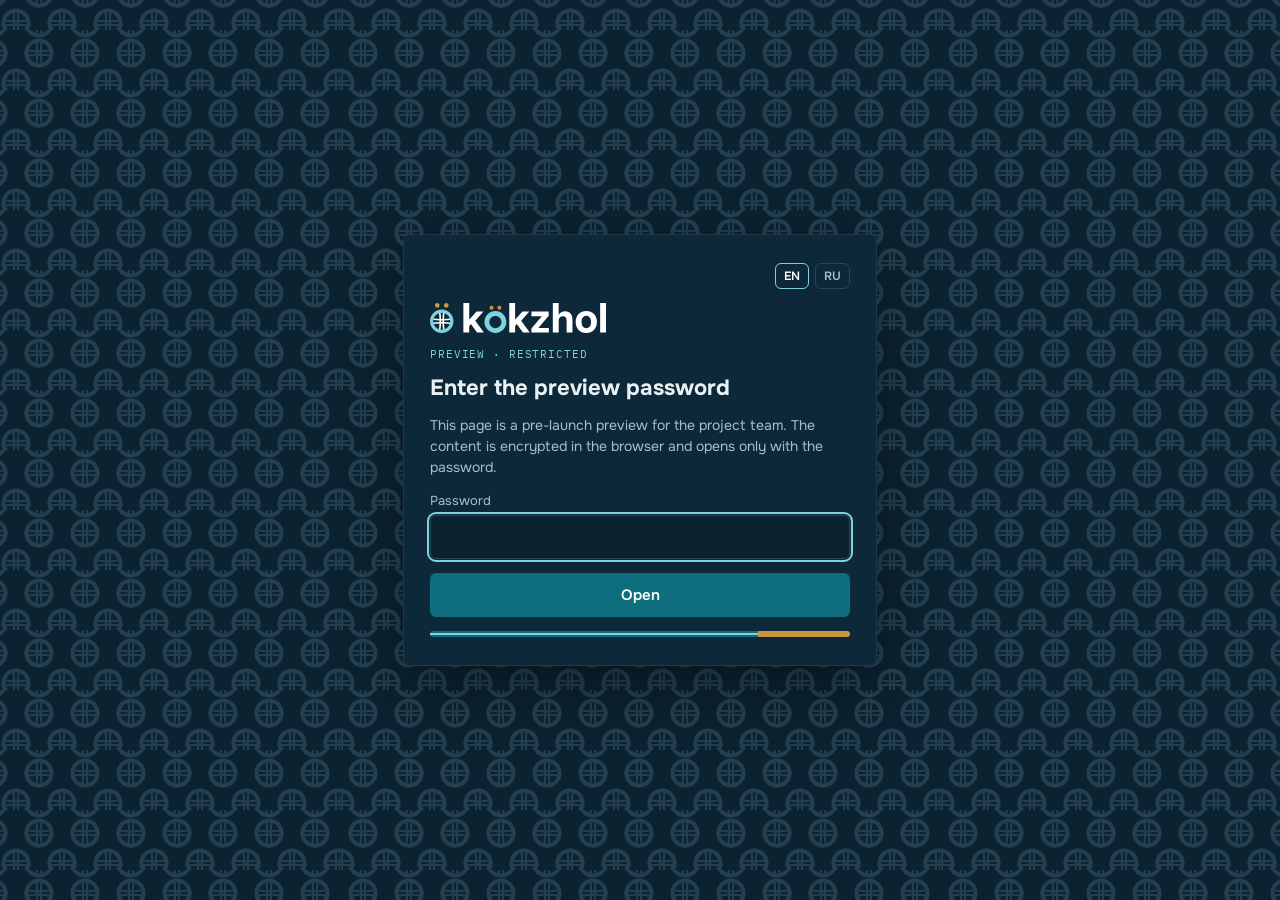
<file: b/index.html>
<!doctype html>
<html lang="en">
<head>
<meta charset="utf-8">
<meta name="viewport" content="width=device-width,initial-scale=1,viewport-fit=cover">
<title>Kökzhol · preview access</title>
<meta name="robots" content="noindex, nofollow">
<link rel="icon" href="../assets/favicon.svg" type="image/svg+xml">
<link rel="stylesheet" href="https://fonts.googleapis.com/css2?family=Onest:wght@400;600;800&family=IBM+Plex+Mono:wght@500&display=swap">
<style>
html{color-scheme:light}body{margin:0;min-height:100vh;display:grid;place-items:center;background:#0B2230 url("../assets/brand/pattern-on-ink.svg") center/600px auto repeat;font-family:Onest,system-ui,sans-serif;color:#E8F1F3;padding:16px;box-sizing:border-box}
.box{width:min(420px,100%);background:#0D2838;border:1px solid #1E3A48;border-radius:6px;padding:28px 26px;display:flex;flex-direction:column;gap:14px;box-shadow:0 20px 60px rgba(0,0,0,.35)}
.box img{height:30px;width:auto;align-self:flex-start}
.eyebrow{font-family:"IBM Plex Mono",monospace;font-size:11px;letter-spacing:.08em;text-transform:uppercase;color:#7FD3DE}
h1{font-size:22px;margin:0;line-height:1.2} p{margin:0;font-size:14px;color:#A9BFC7;line-height:1.5}
label{display:flex;flex-direction:column;gap:6px;font-size:13px;color:#A9BFC7}
input{font:inherit;font-family:"IBM Plex Mono",monospace;font-size:16px;padding:11px 12px;border:1px solid #2A4654;border-radius:6px;background:#0B2230;color:#fff;width:100%;box-sizing:border-box}
input:focus{outline:2px solid #7FD3DE;outline-offset:1px}
button{font:inherit;font-weight:600;font-size:15px;padding:12px 18px;border-radius:6px;border:0;background:#0E6E7E;color:#fff;cursor:pointer} button:hover{background:#0A5663} button[disabled]{opacity:.6;cursor:wait}
.err{display:none;color:#F0A08A;font-size:13px} .err[data-show]{display:block}
.band{height:6px;background:linear-gradient(90deg,#0E6E7E 0 78%,#C8963E 78% 100%);border-radius:3px;position:relative} .band::after{content:"";position:absolute;left:0;top:2px;width:78%;height:2px;background:#7FD3DE}
.lang{display:flex;gap:6px;align-self:flex-end} .lang button{background:none;border:1px solid #2A4654;color:#A9BFC7;font-size:12px;padding:4px 8px} .lang button[aria-pressed="true"]{color:#fff;border-color:#7FD3DE}
</style>
</head>
<body>
<form class="box" id="gate" novalidate>
  <div class="lang" role="group" aria-label="Language"><button type="button" data-lang="en" aria-pressed="true">EN</button><button type="button" data-lang="ru" aria-pressed="false">RU</button></div>
  <img src="../assets/brand/horizontal-latin-reverse.svg" alt="kökzhol" width="176" height="30">
  <span class="eyebrow" data-t="eyebrow">Preview · restricted</span>
  <h1 data-t="h1">Enter the preview password</h1>
  <p data-t="p">This page is a pre-launch preview for the project team. The content is encrypted in the browser and opens only with the password.</p>
  <label><span data-t="label">Password</span><input type="password" id="pw" autocomplete="current-password" autofocus required></label>
  <button type="submit" id="go" data-t="btn">Open</button>
  <p class="err" id="err" role="alert" data-t="err">Wrong password.</p>
  <div class="band" aria-hidden="true"></div>
</form>
<script type="text/plain" id="ct">FZjEgzuyt+PXH117agtLt8jNNOgOV4fYMeybpxX4gnQsEwNOz2I2JV1IXMpeLCgB3dFcHwCqiwxYO2eWFgHtKxB1NRSaoI7Kx8j3xrH1FPDOeQU2eg7BxzxaUwpc6NhOJa3TfDNaIEAoLGB0l4/kBNU88s9U6V4u3LbZIsZdqQQVT9v6Y5IYU3JaLsTTWia3VAPrUNs/9UkE9fXmXypML5R1JOoMWbSl3AfL1zS68PXqqdZSXZWyiRoj05gd/hSIfPOiczxw9KujycqGVKMXuvdqdt7AQrNZJUSZbf8DTsT4keMvOs/[base64]/PAsqZhp2h06TtfgRXvcvIZbuI30jbKxUHCM+3kr7piYXCAQnDChaDKbO1/OfPuapz5Y9mh6ji/YTZqGbmpHW8qaG43kMKNDHQctmtW3lNNxPeqxMyvUdI11WA+hZcTMpJCebTjTHWK4Cq2hPUd5cSqFSXJhfZkxy8/W95jflhH6ClvHgozTZ4e2oLEJzAxfEJ1EmaT3gkGUm8gDXre2zavECq/Wj14LE2F9a1idLKMy1bM5x6lEKL/E5c2vg7nSmQx4qScfQjE/be+/T+dFWXUZCqTNtgmL2gHrGSdFy8vX2mfF4tZBZ7qyZSa+yUlOH6MnosfJuh/t6Fo+PNc2tkGoHH7JF5O3cyWogpdI53OhtLLoiuWlXKnMkYv9Vb6T1BHYe5Z55ppxfunLMn7kup4kVFaucfQK4QTTHZll6OVaDC8U30UMicPjgDTy3Z9eUDEOB0SWV7naDgFfbL8cvf/PuB3oM+VmW3xwq0eujTTQd0a7cwI2IaD9t3pij3pChoa4pwKpuRo4JzTDZS7Md1mx3z7opK6RtCQTbmMIj3tPeXkr6An+wcnoNKTRtwGNUxlCc99EzFQ6b/pjIk1FD3U1lnGQGrwH7Oy/veTCXmUGv3mbVprbUfXO1yIuMFj4O+nEsEROIZ1ehaEOpJzwYNa2fWnBZJsRrsWgZ1yuaViECNWGC8VFSf57aVhJPDRcmAjNs+q2TjNpTKwopWuXRCscL5VNIOOgGv77mLahknOZ0EutRAbEJ+t0JWVtfTVwwl+jF1LNGa/JXjU4FXH9Erza0dz6vwcJy9ML6COHqK54/BiHx/9qMCa92gq1029UEePHPnzqHvtZ16T9/M34gl7G+Wp+1PieYNbW4YhDQ7O+fs276tneR8xQJrZrTnpOm0XiGISgcmc0TkGxSpvH7AdYu/ObChxPp8Rw/cWdlaqquKkSpJwXx/ZbfWE1Ni6MuzZvzLnmkNjCgtf7SfNftiB/WutB+rmRUDygUV+ievuX+A6+kW1rrqkr1XUF/i+w1d7HRownZhYVYXsewF+d4xZl0CLwF9hX5OT5wHuEEHa+QPERnAjXuSJS7uLAqPzQnjLaTFlfPutjKGOPzUkS+T/nDjPXjfd5/mp1Lz1pf9n3BuLGQcRuVkFKttkr7M6rveF8CWm5G0Sd5BFFQMonS9lLnO/2yUZT8qtnNMLn/SZeAgdHhGwOPPHJ5vsIYdH0Q9zPHuor+4xbXYuFYZbO3zrtgsNMEv3dKY0/VeeB4n2g3VxKaupYVkBVSc0UtXCONtf5g+Gi4Y9778onKeeDV//zC+264tTDz4IejO+D7vlUqYqTU7/e2uyQPxg11gRlFBwj/yNk91qqUZwcLl6skii0OBxY1X4DJeYmG/1YYmY1RVdUZ7zSxR62wnwGw2d6UPX0UgTB17luWaXlQfx9qiHUZLrRO9OrPwpTf4H9+iM5ae4lx9pdqg5BCK4AT3FePkDp++HWlZR/e3Yvw9MG4H1mzo8YMDtPxjLMsHGAq3gzQ9wSKuU46JT/rs0YO2YPNVp4l1H7/8VnAFI4WLAfqzyAZ1mh+kvQenJ3MKoAZjpEsy1wQnAdKu+QCKwueql/[base64]/hdFV1PYERMmS2+Mlk+vTkB4DyHZxygjb5isYCMpfGnqG2kLGDN1ysIXGjT91k2BcjfjG4CiJFjOoTUFhZzmHPHBWCNQMGC5qvxRsG9O5U8unuhtRH/QfdeqBPN09l0izfszHAIbQfZUOf9mavT4VKvsdB3s5fbXXT/9eFeF+XV+fNlLPcnIA5YVsSHw056bnPlc4WnvbUz61Opc5ZeyAL2t5yM/ZAb9/2zHV04+OMfUqQtNTeZ2/TusJNq9LzZvI34zpihnXGQWC9fVgytx1q47pp7ty6gfNebRU22he4j3tmyxUC1+qdHALpwRxUPBiTMIGYIrtsWAJcQrMih2J5h5GBJP7WA1ToN3DMTsfezVgqZhxxyya+ZasRZdFsYS6Tc85FZMc7EEzJOrHRlRRvl6uHY4cSa/3OtK7+TzkaukGqhK3kT7PR1Lo0JAHyBL4EgC2yz8E8hLYzR+U5U8CsU2cd21pi6FL+552MTmE+UxbW3/w6HoFjKKYYKRMda2unMUTJyp5pdBVLJU2IlObdAvXO0x8hC3GuoU8YEaQeZzU5D9jnFyGNYT0kIGzregnPRSsaSLvEWxorf4M64i9xOqriI89SNj2uuZ99arHuISkIlbceNBiiD0Ky0SUC47Kbqjhij8WlJ4kDxHb5+Fwn1T7PAmujF7O691/Z7us4fe82m12QtO+8PCOoCq1yjGvRQ5csCGgA03C4SJfWL45RDtIkq+G/kZF/Qcx/OpeYsyD+w5tFAqZdUx7rXvL8FzxHCeA90i82iT1+/bi0RcbiMpEXOGx02CzL5TW1cWF1+YVQ3HKbntFvOq5BsgjfLgEKbYWrysLr0SugtI9F16f30ixclGQ5Rlcz+pqPAW39z6KBjXyKqZ1nf8T/tT3+hBTj+mWVX+Hwa71DiJ8KUyllezIB/S/[base64]/SjJzEBFevKfgwjB38Iq9D/QosffTA4aXy1MUB++Eyoxw4rgkfbxKQlc3NJOD0sOFDCzy67FeYz1qoVKrPdVVsU6gyuTpbgTqgx8hm7Hs/a3MqYa6h8QZlpITpgt71Uh3wbimZS183rao1Flx5rCRZ9kN8KhYAmFascucSSAEta04CUD+Wo1FNpmnP6TcNoWY6Iz+jhIAHqAsfdSNvwUyC/GRwhXBa5oQq/Wvx70Ax8Z+J7C94rfprYMZPNDVZeI/MNHfXiE7neco34Eh+4REPl3h8+X51u6oYiFdLahEv5GUOpfqRnbQj86pDigdOIJiBRWunW5MpWPuXIgBKeeO8gPvBj7d41n1rynX9eowzgk2DGl30bc8IKVh0nzYu1Xo1u39RPpypTy4/4jxpAHIFY4aWZecGBBhLuksvxXW8ljBBLck2x6R1CJUK3M10RVeVQ54e7N7SrajW6YPYyuYlPy5bwyG+lpkePGZejk8e+EjWDAcN22JrK6HISvwJuQkrlG0l6leytQDdKWpVJGzmbUs1+Usx0eJLdJD6cp7jGznok2e7IjKdSr1/EKrLlgD3JNqHocLkOQeP9xIGiiLgZP3XMb+kKKdZ7kizk7f4VTAViv+nS1pqn3RHjWe7dtvcwkJJIKhkMRGDlBZZVe1vapC82P0oMNV+dJ4GrDSukD/[base64]/959BX42bL2Q2MlGI78ZHA2pQhtyQFsa/M7sBP/EXqzWM42mln+LScFZl41KFhc0xItf0oyuT7x6IzqOjUFL/SUqnhviSuypRR9I5kBCCGIOQ75176ptbxORKKAlktJvKz8Bm1Yf0Pr4jXgmPuKARrzvZgV1k8KW+82N6EKj2RFXhrVMXfBYOspKOR5Grw+RWjZuSozGklG0TNJ2XgOOiW4tPQxLIMIPUvtYRieA5LrSEKwKPYjMVrAEQP/nhAgmb/e8sm3eZMHF+w301X59pJ3oZZAo5+yEaBaD+c5ZH1t/mUYYJRizGc1oJyfPIzLSwS7+Phc68xgLv/[base64]/PW3mv9az14zc2maP9WHdfAoe3aqqHuEbf+2xLA09J60AWtpSHT/XsXE5c0LNBLwHoa/l5emnUZew1jwzFdnRxeXU5D8qxsW78Xurvx63mlEVvreP67dLrFKpukg7ilwraix4GXys6K3v8zBnoGzs3IkdtitOdWqixI51sEiUmNHNqYyvDsWli7R5uazRCt66+OHh6/VqA5rVMStn9XSnPp1PzNMUVByLa8/O/[base64]/g8aTWWvHVscjXtM5EniyiJEjq8hObPkEZk+dH9a31BzGtvzDDNVKv9b/YNOLR0rrinVQXQOkkPboxBY2RoyrNzgo3W4Xt5HM+W1HvCxEOTQKuOZKPpxCZrBm1NvKPmH4pTeUmO7vHkYF7yFIq2QFJq+/Cg2gZRaptF4K6Nwc3v+CcidPeRWYcUVVef9HaI8WIIeLqkmw3C8RoaXlQV8jLuQDr7VPGfkkMPHVR8euiwJpKkd4Sp8+xQmXEL/NKy2t3iXwEq6pDRJvvwHld+sQee5P51/jctjqthVtKJ7FGQFl1CuWYILY8LCqyZq5gRx2X0Z9+OwvVhOVIwmC57ZGnA1jxL/Smp6wEDLds9MvXIpzLzPwJpAl8giHH566pcRmO84EhY9X0X1m5ncgYyB+xSIifONcNYnCwS6BeENtFvp4vuBfAKgUSGxjeRroSOF0LQmni3ocO/tZ8V5yB/Ic47aLgy5FaDc6uUCouyc4gupF08eGjjuVF//vtnW8PP5qooj7M6CRW5IUtbrGASKu7svLWlZX32Em3SUxP+15ezxMuD2aemNe/mIsnmCkT1sAfzBPn9EGneiGUF63DdlpKylcTSfcpWx2mH2HWO+6ZNX/tIZ0r0iPTpOSfrueijuupXGDvOb1TPHK6h0J6I9o3WXQV/Or3o6GnjaV2SQleLi9eyvgXQcDAtzN6tM8dAfSdGVTwGCrNJ2A76+uexkgtWBexrd0zbY6BrbZ2A46ury3TJWDJScAcvMz2/HwudervW0QYk+jq1vLS4/[base64]/o07CBhH2RDioPMJGGOUjW+x6BGDssQX6OitlUUeP+GclBGzk3/dsNDymfRRqcbFL8KEMYdn2tWA6BFsvlhJ/WF9yEj3cpuN6wIA6w0++mVyH5B87PD25GVhDZDighQH7twLEkTKxSmJdzcYXQk7v7k66ftshYo/hGe9gfluoHzv1OmiMW0x16/fHtsKpJdC00LratSyv8ipNZ+b2wKh7p6l/B90A5ggCSJwcjj920jL/TOHd9FTu/yfnPyEfMnBOf1SxkY3XkqWq6XmoLS6K4mqme0Hq/k84U7o07SilaTZ4/d5ev6cLHLDp7hhbKgnPebDW49SoI37hwRTLnq8jw5IifczWwFfT5D/NvmtH7sBtm+8/hdBc1jCop7s7UMGZ8HIcl9VKJ3SycvLKbhH4fDo9fkd8dPJEo5nY/gZ/9HjZ6pY/s/qaF0spSTQHlp+r2rzE26KEtmhk3zVgIK6ptehV0yv+AtHw6aMdIk/tYfsStSy+VrVW4mX2G1GUGSd9+RSxdBPVxTnj1X4YKnHaXz+dMWlRObrnM/U17gFCxzfgbjwe4RUx9QMDo7C50iQ3y1dltJePYRV3ix9MjrUmxipI97D0rdqOOKiycpgHT2JKF7geBiYIkMQlq9tSG8Ksc568XXTLuhbwVxmycgyglkwd9ML6Zz5TkUNjmdmIKC3ePu3C1jHPV6NhSX8sOXBAQmYGzuTqc+jn6DKjRbbAEG1CuO/ej9CvNg+FpKFtBt30z7APTVzC0PjIuoHAy3pIIN4ZR2vUqOQ7CoS4pmvm8SK/f2npZaowEo7YnKYCn7uUf3olUA2DNUTrA17cpbMIkgFYYwvkD0GPgPMYgJIogXrC7ZZoVYCWqi3rPTHD5Z+FaSq4WMa7yAZVAtSdCqpRWJgIBkel7PgbKpDkzuNkZ2V4iis9fhpXfbhvDkEiOVlX1pzQrrbK7wzM7aDhHQWyZFLVf/DlRfnJYSzVnOnxzvSBkDkqLftITl6HxtaEnATnROmIq4w7EJHjXPscQ0SZ9Aai9BpAeJITO8mUk7qtqttE89uucRTWjJqINFkfotqr4RQxtCLbIBdfs1z7SRRIgNOPpixDCHAHqHOTS1L1+FyhCOTUogvuqcUAjvhT0Cg4hgTECmt436RnZr21mFzXgJ/IIkjMdthogO1OjzV3UfMCnq3clx048jkdvGHy/1o3WE2CZWN26UPy06ZaZm5nWyeZqV8tCN3++3PVrPIssyPpZSsyHNWa2uAEYDyu+Dw8qySdsuKk1zCaY1vUcGvzmzUWucpAEGGT/d7RZ18SKSV8fyplt8GawFdCamOauhhHXtYxpskL26Y66sJaUcRjyXZRXJXrsoSK+x7yxQ0TB1R3sjHvrrdNnxx4gD9b2RaP9V4MmxAFUPLPDEqYpPX6YSlxvOW1c1E21p2wV+8300UzfHCE0cgzPGpGEI3oZiUJmfdRgVnyebKSeZjOuy6FoXFqz/aJdWLXWDeLtZcXDuPMIXdiozDJrAlMTI0i/PBxJBgQca57xBoSLUmHiCdTLjwG/xVrCLt4tpl24N71bHBDS8Bk3J+tc7nAvwM5uGtHGa8sNg3/NmEkzEM9KuqcAgr/V2XyZG1/5fH5a85P0i8ai9Rm4l6r470olLfge0mle2XubrLOJiNr9UDxQDm5sKRVEALZ7welJ2XRE0d4/2WGBOYKb4nDB+1hVkzEXGfS4GYOSE/TZb0kCHzm/khfIxhGvramvsgKsyEYEe1PDFewpmKrJZopbB6s2jr+WNrZd/ldbz0MvVWuYefagQPbFkwAxkvD1gOw3fS9p+uinUDqA+NIexHPDsm3j/ZRoLodo1XFSRoum3mq9ZI6GchPcFZoN8qGzx/3SfGmPu2mkNdf/kMHg5TOWQkn4i4eOAuSGo9f7A/O+oU3J3vRs7VXCnUCLssVNZyiNAf7eETbsJImzyPWWkCrfqZ7nLNyqPNeQxNigVoWC0RSrAD4xdelvKQ0X/+v3BNiciS2hnOib7om1WjlQJo9O+WpR5RDY6R/EZqXJO6lZASZ71fmilU9+xlPuGBl89pTmXawr0Oc80iIUtYX4uShJ7ivgDPMTggmxYSulsL+ujad4Z16xX5XUMj+1S93RGFLy5dKmbRiE+mRfy+FuE9CQr2OQJEhDsgba/cbDKvmTnU4iPUJldWK4PJ0WPiRPAi1mH9cjkj/lZKoYzC3V0SYbt7/3lI4UfMLKI3i1La6rWqxnNSbznu13Ev/CYs+aP/abXY9DYqAPCsFCPBj9R/Fy1Mm64xJ6vupywGm3oamjuQt8QKbi5X/S3OaV4Bv2fjOe5yevONlIU25q28GF30rMQv0t650QADXHq+HvoWg+skyuylR+JjfqAoqoIlV7iF1jCVEOsvdZWQrJ2M/JvH+01SsC7gZC3LFWm/cCxuT2/S2tmetoiM5gvuhBfkHb/AgLJ4m1P/oMBHvVLM7j76N2b1pgJb0t9z29fl5Ewjt73s7iMdT44lbPUvnQY6W4rvFw6w8BxecRzjgbk8rRgjjBaFqn07z47d4ZASgim1lQhYhlQenLzayfVLNWq3dQsv026V/2sz78hVQRi6ZFCftecE9u7KWkrTq7qYwC8L8Hg9/Qdnh4ynGwwzxSP43QHyKLmzuN9xSJn8bunThGkk4ISGNVnMJNtG+Obd5vlpqd3QsslYJCk30AlDoGPplh2Pw9MVRUg6apuBcmGB4Cek7oBBHSZU+AFToY5nFRxNqgbtDpe4u5j6fCX7DRNZUZURZHA0lj0rl3tLljGV7HhnP7baXDx82TS5ahKlS/KCPV7P5E/b1YOCVFM6pwlFt42rC5Du5dkQ70+Uu4T3X8Svtc791RmY6p4m/raN9KliqckVQrjnRyAwLuAdPvnRkK9kMoy2z0g5xZJLKpiU4lHnIt7j0cXoBs5Gq5pbAGY60IlRoiUhGCZ3ECuSihBxhl0F0Qv4f2H1/z5DdLuFDTjwuA2g+cSv0a7lsJ8pjTxJi+LakWbNawkfXxskXjBxj/3i35/9jP62OIN3ynOZ4ug9qCmVSFx3MvXAAxOYUC8SX6SU+TqrKhFU1PfFb+iMKxyfjAU2oAqToZay2cUl5638DfNlGtPmUAdnFVV0IHitbN228upDKCdu9dVBxpldZrKQL2/zD+aZU6aKIBpbQjSEBvNza0duAdZZarsCt35nYREglo686kEw8ylJHOnlEy/LGM1zYqr749rZCwnujjNLcjivUSyKxugyjoPT10vexcXczP4rggSIphOX6ERyCF587I4Cn+oLIhh9vpzLQ73HYxdFA7Tsr1FiMcuSrjy5CFQXxCeWELX7BwTxnbZ/dWVZ2zs6YrrPMisyYtOBN7N5EWkVHjFNtpY19a7utrVLx6w+QdFFam466iHxu3ZRyc6rpgxNKOGkFyhgD/ZC3BG5ltM1KQUAcU9rHX5Iq3Rulw/wPKMfb1D79QETNI/[base64]/[base64]/8zb0aRXK4KRN0lTrdIWZ37UeSsabgVf4fcmwF9NBp4bShJbkU5gRCs64XEXfkofMueQZkjdD4qU0W0C8OYXgit0EJ/mmekAuWNpRHfygzlWPuRYN3304ktNA0kpzXTmJM8Jxvv+zrS/X9fogzu9FrtzvSlywWrh3ETc5WoPTzMp9BK6F5TPg7eCEzSKx5c5uQZwSqNa160RqUGh5LcSVdtFluN5Ts4n1pD3/MPneGkDPV+o68eO0P4lQKGI4OSwS7C0iTEz8vg01y93V/IIr2ka52VHwqQd+Hg1Q9Nxt/isVIuDGr1w49bZ/e6Spqr2UlGr/VrrX5c2GvrJVxPI8UrIaeY/dCYiM0nBfLjTbUuLUYAbj7nkzeQk0oFbXJZq7rgIXlcE0pc51P0jI6OkLKw1asK/ZFESeXLNDH2NBEuCWU5eQ9CcedbRIJBldHQq81/jDmuvVGvQHsMP2DKeCqXa/OnlAdFAPsq2EfURcBZPbC+aJQ8lP5Ddo/SMqpu3MC4TFNCPV0D2nPpdcSBZ0IRmIVmo7Z9Qc0YLahayxPZAvqdS3nEfxLmrLPZa1onOA+nysMpBrIFoJFw9oWAgzjDadcwFl56+1+KCQ9h/z5SYB1oWPdEx5Mw5vjPsf4uxjSrT0pegGxy/XHvT0sJlF+nTKELtRlVaiPzOq/CvfiPKWeYNb8GBVdX2EkZ2ZzkteqSRoVx0bul741cnJHAtvY5T8GCu6DuFXJCkWrM3esbYJNXRQYi1ucDcAg0j8MMpZ6v7smpqclgvwjlJhrG5YweszDFrM5Ms5Cdrqj6EGW+D08U/ZnlVvqud4TFRqdo2wZ/jq6TvOuxWcFSAyJp4Ptjg18QUqvA/jT/l86faq/VdWi3thEFWsRszgtAdA6o3FR2CTbzy6ZnJmSOrS0sQqf+UF4hiDZrZ8cwzrCroWQTWt7dF0Aqq/aSqnotXHO1r6OYDuwzedX/cKLT1yF1A0MFVsgNskSB6sRm4XMkl0ypHplDSPvtbbjVntXisVX01NaGV7DELWixZ3uxuLWqKpl6ORuhXhYsvFDfgy7cod/WTzXQl5GkzVDrjU3SnvaaThusA6xOB0f0OtNf7Mb+iJ+QiXtNBPT0FoHX0HfJxSa+Z0WYOHAy/XFz912G/TgvV5mecpt1qW/k22viORwI6w2FWFYNDHppoxJjTTT1bWlWX3W5X7IflHWR6RovJyhgJq4/+r4dmWB7gJbl03YnUdFNfZL70+in7/5tzodvSlrdbT8/i5MOh/3Nt6Txce0VzFYjn2RaKjl9PPMOTPMndkQJzG1qTpUHRW/t6t9ZbyEpL/LcUUdsHEHrsw5DpYSUagE7gyv1eS4lhXPVlEPlg+wD2zmK1DYZAFGk3/pVoRnxl8elgSTqw1f3raQVsmVnwCvSG0KvbxGPDlqdkateOzK5LvtFcQ/lWPW48qnLSWNM8C3GYstJn2g+Z33s+3ThWoFqvutVU3QM06zwSr5SHS82PFYLvRz2Xwr30Vsp174tho9/90yE0aCXuLrLbxuvZ3yYGMcVwk0DyTT5T+shnqbC2i59tAZRmPwFQicX5s+aRPfyqvJiG3sL3LyYTNkuYLLddQ9FIsBVHJbvqvQqXGE5jYdD4rS8NKlpQoFWEJ/n+z/zotsOVvqoQNfbHFqVtblsdzcAXznupYRwRoxQbJZdqyTNSPg9coGeGkIgQ7lCgx3Cd83MCCIT1dSdry5in/G4x2Yy1Wxp3whO8iEk1P9uGWCn+wSfbyBFusXWJ6B3w7AUuU4lIHXxVKVfkir8njSWxFjd+K6jHp20QVKdwMEQY8Jzp9E7T64VSd+GH5jt/i+j6gN7yduk20vMatdEY/E3tzTz2Jr14SZsfuI4SpZWftIHL8ugwfZyNu8k8G0jJ//sl3xYUMqjg+d+OrCdCar6v47o1YsrAkAeJ7EM+woTkaa/Qp5T579XM/N8Wxz1HWkFlANo0JIc4uq5+UGPc7oKPRCZLIDLTAy5AoPOTYxksYmRLkpgT3sxxRec5/K2r/uyI6CZDlOooWOUvesmarvcPyXM8vV+qT27V4gBVh9j5YOMx5TMt2FyV/P/S5TYWYtxP8cVdjwRQaESDrk0HHLq4iOVW52bSTGWyrYp+fyQ3sR2zWZqiaGoYi0PyaP7sjMsFLH6U/AaH6hjibGFF5PWewbw1bZL+rXPxrcsKjbNOu2NCT8cyxOyCk5KxrUpokPS6MqtYRGvsre9N2W8AwK9SH5yvYtoKYs0GCTKD0YIOwaBSaeGseDs+y9JsNY5zc7/E9mWjHANiWcFEnIjtFg2TAXtKwnr7M6P7adBw9c/ZBEuwrF0VXuhfK/ekrQfMP7MutV00S2PEOQGlZ1hhic/cJQYZatLV2W4XVSzVOdPIZ1eqWeOyN22d79f8Nb1Z1HlJeqfo5YDeyV7HTRgjHB2v2uiA8JkqsYwPFTxYtDRI2OK0ATvUdkvnQZJ3IIRmWU5ulEg0/746b+3l9KegiowHcCA3m6gwd5NxsP8b4FrSr4czhCSLVYiJZq6j4CS5KYBUpgN2KqsZLkU0d9wPxqz1xiNrnMQKNwVgf68MxD/B4J3r0/RBeXBPBr6qpwQFL6075WHOVRzK5gUEasUqKahllfVrx/30fUX0J3x9XniUgQwlkKjcNOMXwOuFYhukZuudfGkUg6+hyHwVzGxhATt2uEyRiRIWE1TQLgyutuSL8j67+GOmLL/aX12XAjFuPFycQ6TXfdRfDKg5mgu0w5OljDRzeT0kr7HcbrrAmOrbl94uImetOK/SB0L3EBm877zjIKYKRwX6Y9/Gx+E3/X3dPDqZjmVNs1/Oe3V4RBlE47qa/Bm8K5p/lFZeUcEDaFd/E0dfCgke/NPYahOjLthcRyXXeaOXvP+o7jiQlzvlcZCCdHpTKFTWCDgjGclfgZ/Ix4/zjQgsI2kRKuHz2+VKlPxp34/ONT+M1iMHsIq7UPJTNJXlwMj6MNYZIUcyDTmXU9IqZX8V9dxEKIUvCVBdea4dfT/zQVKcgVikUjliRKOy+PO5G/mvy5h48LTV107Gw+3hm4/pt9INs3HZz4v+J2J7q+isHNSZNtSW+DkBYLDSt/DfOT3RNLw+rLjis8TCgjDSPXGMeTz5nR3AgTIYEdiA5vV1H5Po7HPsbYkCtng4SsD/n+LaOS7nn2tRcmKjpliIQo4iL6z0JXsqgKHY+NiEyyBgoOkhscLIZalb5PoLkYKLOLoVlz5uJZ+NNUzH01tlNjHKYORK6dtEHBaEjg2rlxXAofWDrxtuYJQwZSsqcJG/m+n1CmrZXcIqQec7KGGtVY3T6Qhu7rdrTw1Qe5wCYuQUXh1IRvFxzYcoqHK1Q4HL23Mo1ZCimGzGzTRQ0ZfuisaR83GhIcoUuE048+lY30cfPi1DkbotCpsSBW82I0QU8l3IX4f8Oqem7y2rDzfoWvUpJl3X+50fEZtrP6tSytSxFchqUwJal2tladyqiT7hi/R+TBSjn/S1fbRBQfU++eh+ldTPlS9iRfUO+jr05zNuijqB3znH9+xJpdJ1HueyuAcXm5WB1g3wQE0V4eh/t4mdIB10X5ljeVoK787J2EHFsVWhbjEdTyXU6TMkDQiToY+vCBSsrxQ8qQTyplB4z0Xoj5U/vWLJ1csw5BOsVLA9nKBOZJwoTyh5gCwKRLdu1jBoqmChkEfJ81hdJMDdoT0qleVMuOmdZUpof0QCRyrMkmt9z2NK8HdN6ILLxL1fiyfs5wBd6SsUEl9/jTZDU2UPL6ihsxtPgyNYZ9YEm2ZJlM5wS4KTySH0vH9vDIfMTsGho966pB0HqlXWDuBGhMWHz2b5/qjF63LcM+iwi4t7+ubQFd8OZ+9xsPd9lZQZKkj1PJmzcD9/xP7vgwyEBLAA/fw7qlm6rnlON/seb8mFpWyCeRqb9wA3TTVHN9MAFc4UqaHF5mpV3eJnASPTqtRTYtb1zmDwsVic4nax0e+6NaJ8rWdZ+6hDDw9JXue+wbqfC/r6KgvDcgS6Uh7eL8Lfs/NuEk7PPTUjKhIDf/R53nBOPs2ISWk60zHmHClq292ZHn+JmJmvybuaof2a7e+72QYwSXUdpiuhpYjRI+bmoBawloJ2dBxF/9IVRlWPKs5RsxqXX51nd/PD+WbhUI9+G9jsGcp/ViP7Hxo3FB1dlGEBtdXtOVxLEZL9/+mUmLcd5TIBed6UD9j1vay1Qw5mZfYJ8y2+NOdn+rdJQ5u7TM6C3WwJdZghIZl7hSyDmMCuV/cQllDRp2E0flH5XAzKZE5a29s7JkJM3C4IPotkDYT+i0fWbVAlG7d1NyztTYfB+Gy6UXPuobhnOJX3DzRVCqfyiLU0f8a8X3e6IV48KR1IHnccMohxANufaySshdA/nFsUy0w3TOyf62YGtpfxFy8MqsaaMZs04HYJXqeCuURS0ub58s2Hbd4LMTotD8UQ5Hwlv19zFZv+0cd/tw5Ynh/X4PXfqNIGxwUjE/S1hEvFmd0/72AsQGvEFQb53Q4SZ3uza3AM3e42sHjMeN6qqEBhk9GmkbmHCPa9Vy6+KuVqVG4qbqMbEdLt4vYJ0a/cCMNc0Cb54gqX3DwRgX5L08oYNmozbQlmiBO3GF/HE3K0VTsZS27DBx9OaLmgfpbsKOPtuFLdCmlQJ+5J6F/GZLVdQWbg7hWfxChEdZ69IJyfO7R6X6+4ihc3LYIvLp4E3Ng5H1NwabqyGEuz/0zLkUcVYM8CFkq3/pvvDcyuS6O3KdGXBsACkg1jm5FbSldohl1iGmMDJGMS0VkoZ82cH2MY8MjHMxNBGndIoTCIZk5+B04bVLz7c0xY5cFFXyZ8y/CxL9Ia1HoCp8r5fRUx2w4PxDryk204Ki1bdXc+TZvwz/jBwBDKvcuva3lUtJX+v+80OGzsJYNGoRteWqYaaVFe0Kx5NZBej7WhctiOE+ZcD4jlWhZXopeGIuD8uykAcM1+QuljHd0/UEqCK5W7/RCmvB9IFDyMMrfMhZmuBWXfbhL8Y2xEbNbVYIowxcC8IcOJc6F9VX7o7Y/Fhz5srek+r03DYaWCJY3qmj75+eSu4OBP+zP6dJZF/JHUMqoFPNvg/K8+Pb2IwVdd0f9xRd+nt2+Ad8jDWOgFAEHy2Pq/aV6VYAvAoauhKiIQeR69p21EkiWACiKBd+jykMJ7Eis0aQcYRCnyYjXv2aM9RFrgKoOPv8YA3gkaMhuNI5oj1ECUmJZfXOhyhFK5YezZXSDqavdelhJgKXQsF7e95/11xts2EY+cg5mNE3Kpt1utvCPPaH1FhRwh//LvOOMx9MerEUTb5pfLrADVo+O4/[base64]//nOo0s8zMyW6opXxv20UUBnDj327+Ft57w/yggzrBiaRrp3CIn886MVAbKWwrY+LNK1PseZmHdqWDprwc1OJXHqWKrdV/[base64]/etd/Z2ofMWrWXlw86olhkJdonFe3Nbzv5lkHKhM3nkw2iHro+lYSs+sCxbPjZRdhgZLbw7UNvjx3QA055OdBJKoZA+Ve//TyYLJ1liqulxSC9MRquzswQruNvfbfbfz//YpoSA+loN+5zDK7L8sfgAntGb37csS8pdHq3ncbALSNe10l6Zp9rzrcNg/Eu527VxfOVH16yrtgPcwSmGroQEicJQXgmaseU7M8HHF8DrL7+8/oXuPAMpKkIR4TvirjMe0HIg+T4x9XHv3UPz0kn7gxS7dtvzQHdlXCUymnmggUrgarwrMzApobWggh7A5IB9eDH0mOXv/eVphJUJvE4l0gW/YbjrQBvXZYA3C2PAcKuDnXql8DZYJvqCZnz+2zBkZJb3iI4yinMbwgaFWTSfkNrCGGoS3Slu4mYwHXbTGEToHoF7K7tfOM/aK4kDYpBMAyVPK+T638TxDiveS7TuoMXQVikrYqGp4OQ2cVGbVt4G9JzlQLGrOmG3T7NtfiixUozomxgWUg/qs5mOnXrLxGlgnpgka/HMpEPcc/ZKLpnhouXD58lpa5kgOy90bvfRSCTIC58XtgEL41Hw4naODSFLLkhJpA6x53BA69cdH8XbWCGDZ3/TsB0fjlXPa2RzXmXlN8zR0iAmuXvrOFkVme5Yxh4ktH9OQf/hnsOtd5ah0LfL0llbp4lAc9Ad7ZorIqvOYTLLeqz/6p5paP2Z8/NL2zhOPHfW4FZNTv0qeKe18fjs0mwhidlWxDNAWmbB9nU8/qUdCKYmILaqunCL2EYXLkxHeqSjZTGsKCpRY8CAytT6Vv26f6FvBy9YJSQlVihRV+H5IYV+wLITCtuSHypo87u7AqxbNLFm4e4ctdQDZI4V3L1WbhfsEgYfKCiA18SRgqZPqHeKoYUJSIYlTHQmNVYR2LFtGxoirEfrUy/13hV61FBeSjeeRhuWCh9+L4wQe8pppyiD6ltwnIo1BYTVdM/tsjYZVF4o+OqP/cGdwfv5hBExoGD+3vCjo3Lo9IcGWlCOSEVdmV1c0JOfTjVqtwcDcJLkKOxAmcocie83EgCyl+NcWuX4Wz7wsMyWXOXUgerPmLyPcNoYctqKZ5IBCcIisfU6IyX5Goo6w49VjCcWcySkLnkNb5J2N/mK+YGKv8Nwb5LkiiYpKzLBp9ZenMDwIAl2bXNf/uL6IyOziwGb6LYRKrhXu2lMT6hVStdcw6YjqXuUNc8LKnvkib6uqRM/NQGnBo7uPmHVuarD51V5VvjlDqX/qlVWisYzG71G1OguGEQUKRlrvthlmCH5J7sWpY926NJ0SEVWvbmrrBxlnuaQmb/iZ3AGxBZinCrvSEp6A2ozNuJ6rUU0BlyM5ZG/wWMXQ63SHHKq8tNhSKInbiuxDE1vhTCrIQV53KYATlJ7X6VPJ9VuKJyhGejMYSrsdN2fT3d2KeN056CTMw2ZJ1U4C93qQJ8hiQa8aWj5HSDKw/r0mAUdfCVOFvZfShJ2b0o9dCafUBrwx/iGPFanee1WRhOBBXnbSVN269X4Qp0NJaQG8B6B+WBnzolRSYt1P86l4tVLm3RTyXDOyx8f/3jbW20MPLRBEIJNfoXkIwiNtaJ5bdZ6qoF03oRLt9OiactoQGR21w9Dvurl/zuWmnYan0AA9K64Jokdc9jXqEhuulVU/b1pLVo+9AlG7ZgTyTO/Q/mtaIaF9mehl1YGoviW6K+UYXGV3MrzYzbUU1V8yn0dO14m/RiDFZxqxPiy9Y3uUSl2So2kdnAWn+am+aIgwE7EnKTETCfKgMakpTXJzrfVt3H/F+KjdK/kmAFhpbFkNLw+WWoW1muJJPWuR6ciuM1IWRyJK+qN3h4NaosOfMY8HuSPCbbyoEIrkss9m81GT69A4AdHW2kddOaAji2QaYvUtUhPJprPdn4zEO9gKT5CBpiesQwux0O0ojXtF0XTJwoJj4+uQs5VdxiFoBOMr0oQm/ShEjp2BEC7NiO03oBh3H/1fBjN0oaGT1YU3UjiWi7P04KpliKj/[base64]/2tYCpWcBb+T900eXW1SxlmsYO6dI4DuPG52OLY7Wm9BZtAKIqdEWcXuFKaUmd162LCAtwtkC2q7y1FTA7L2yezVmgGe/ZMVyl25ZbMiC2hueFTRo2fJWNr37ru4RFpIs1YEGeQSHDFWiuq5r0KdmJEh8WUj7I1ZC29BLFhRe/6pViEH36tb22M4h0HSYgV4AvbaEW+R92UaBo4DPa201B4TQCUjMfUCiRPXTyqrtHbyAvcKezX7wGUwiURUy0g74ydRefntvN0qE4qbTpKFjDMqfSIwNW2Xl4k9v5K++2Xg/dD79+pWG2sUipGFFoLvg3dmBbfg0Sz4vvVAbNjqhef/FYA6133rilxbaTh2XcJ3cag1vhLBylVRFCM8ktirKvDh2KGWie8PSPYcSHBhXReJ5iIdem9aVimEVRzq+FUcuHO1SlJzKywrnMeRX29l1i2EoKs2NDDjF/PVwgzu/o7AWkaRLSvk5412Sg6jcGE/9k2/hOyjEYiypPSuzt9z7igrN9KQtGI54c18izz06Kolm7hVYQ8dh5N5T5JrEM+R8XzJeM/zreYiGIv4rEwgi2uz0ZKwy936wYokIrgfJloFSPVMvF75heoTV023QutgXM12aIERHoTUySS6TQid10kT9dscdXtz/[base64]/CAldcqT0ExlihOUQ/nNBeNVBMeHpsWMuvf6/FZk/Owsm+xouctK3NfG1XnvbQfYBNTDKWgr8j1wGU3oqliVOU4+8Lp1eDT2YxXuVdW8CZH5+J5qRSztKBC7j22NFgq0gwgWxscbxuFk2P4vDLVvQshT643L6i2EWJ4XfjFnp/dZWqfZmVBRZ0ebXRf3/17c87cml832SWaLXqC7VjVuIX9LQWQ1lXt5Ja5m7e2oSsi3BSbwDL5SLx8HPNt2pKZ0PUr1hRFddBqRLfhnl/hPK10PlLjwroFjibwleRTT+N6G0a7dLbvcL7bbGn5iRM6HEfnnq9EcGnGow/EgSrROmmeuOI9imbYfzEcYTYZIh1HZCK3ElLpMIdPXFiXEFZa6ZqwjHFnutk6fgxEhAA/o9n1BmwlgkoxxksVcHHZcuRoQFAOgsRsk1xzEcQyZ8SICwAWKxw62VD174dusPDkUkV2ge6WsQEK8tzqe7YftkcHmrtzEWtn9ea0T/dnL0OPOxnVgBi6KVcrYX064Pl26RCIyli4T7URTB8r0JEkmZognzI3cvnt9ydNGmnP1PB7RxMpHzXtAetftv/yIK1NwBrafE4x1TncQl3+RZTjUs+oUrCvItpn/LLY6KCht2E4cKOT0KgP9BESWIrgeAWqvHP+2pwDRERaJETiEJKKnAVu/ECRL8u9vNk9aGAddbdecPH0Ox6+1HSgFFl6MK4NwmTdc++FS6pmEX/W3klaHbMZyjwcFQfKMWuu3wSuthUc9lL3hdm3L8pizgetipoNZz+F0emrvFpF37uoHvLsX7Ln+UbkB8re9pSNPAD4U3Fi/UWZpJtBGKY1onEVzzJGcft4A/cfX53AmNG3Wh1/xupesOciWNE93pvcfVAAbw5kBwLIlcvgI3d5JSe01kgMTzQjTtzTryAESn9GU2PEuhAAlCtNFREvTb7R4rqxxC1TjKfJ6+zDIbhJ58mRs+/+B+BFBMTyDQnAyQ0t3NDhtfKavPwjUgjUgJxkwYKWutWqIUNDCqvXxSePKDdohnwPH57Pkz5/aI0TAqXKd40rXpKTSb4cNP+Ro5A3WTWExapxDWwwkKF6hUwwyarSrl9JNS6bRNwEqlCHEcoFtZka9AO89a/iuELJ/vFBSnNzHTXM4moegdiU++yqHMMgTwFQcrjXXYbL0wI4p09aJu+XIepvHrzG5rylNpZzuAQje4fgkH4J9BFVfvlO4VtsbGfiYGhFjNQjrxpGtvqBW6W4bTYEacVeMsZNTsCcYAS2zaafJHFrfOaRWepd+Vage/8Bc7m7hrk0WZWgPl5SHrr23zmvbPkMmJuCKvInjWu21iWr0LggA9Y+isvZb9olHdIw/9n7S49Dy+ClzStmCDrqsXHXr7RWDKDOaoGJ2vzTbuOvCR/ekJjZD6qS/s9IWkYgkEDlGtwBVJeyjtHS93EXb+j2XSTviG5XKS1PV9JXdf30uE2yWWcSSBd5al06rCtlCivkOCZGBkww3waozrzsmSzpXjj8t0aPQxbrHMCqpcy48sxK305bzUnTQD+KyXb988fg1AegpPWyZmDl7mR96ckcLlcjtqo6uCWd/SYMVXJ4IHsV4e1VvzZ8VR/fVhBLct12LU3I3E4sHJf8+KQLu+4XldmIbwYsm6QNYAr2wsoVTRHbZcED90UvcXfeAmRwI2E/yEtbV/oZpnLrCjwtr+QvSBdjiRJQwd0UE14dZCDp0aDVE/[base64]/myy2NFzBDSRGaRklYnLKpRSlcrzTVKAI9E4CQ4cxYhe7nm2Kcv4w77+MZCOyK/SKYKOI3zt0cZ61YOWRfH28VTmsDQh6QqsWpMW02bMFQ0wHuXcDfYbg8dmyYur0wKofy3lB4ERmD5LdCvG5NLkZ8JJJlr8uDvzue8CgaclIGg+fsUGnDoPoA6vr46RapDJ/B8IjK9aEjZsNuTlSB0EuqO4k0hfjsuKmN+s83vqT97EuBcxrYPWAZh0cDxr6FEE09XBgyjXfQ1vq/1KKSGMDymxU/YxWjVKMugVtnVMj4vuho5LB6pvDvDUUe9mXx65v7K3cQ3+smJ1u5Yr9lZVyum9KuKP9X7WF54yfE1c/iibxrUl1OY3T0XY2XCHOCyGzWRYmEIiKnstrJysPNMjFuPMPE18ocsSgjOVw8cEKwhAKAYI5GpYdxUGFl5VAr2XQpUn3xVr0BZqvVRZKbcwjSy3CmNcULs3/ZpwmniXcWb9DfiD3WPYHnashl3bfoLNq1XfjM+AEi2j2rpTaiBpFLq+sRE/HGwiyMKL0YcvZ9gXBpFVmUO+cEv3/[base64]/j2GHFRcx5YtV/XVxhVxK/8KPnG9NBGr/[base64]/EgEJ34DVacn6z9Bc14aAYyxPGXp4Q1cmcqqIREkt/2ldC+5ZnzxForaDn9Hysc+sKzS1IyS1iNUn9ewQfodpFKEu6WP9y8F+UcTHuUU6AToIoQTZJoLvajH+7DcvQ0ahE0rdSXSV5iBshH5HC2J7+GpVl8FumYpC1uymn8OJPLaGtd8E51zDZYLFPTxRjyJivBokm2q9HBL3872thT/Gf3jY4x4ZNM9SVZWzFSz2ej9NEcIuaoR+pNZ5bZackKjlAdud5pupNR0u3NIkHdhrU25BGtgQiC/sU0WkKi8kO2HshKsSlqNXaH9Rce3HNZirFIjGZYykcMLBqi8cmgnnRfHq28sxkFLg31Ld4DliLEsUBScR4fIrqq0ixbXBeBopvLNjdqQQ3RwkU3jqlatyu9L2fuxS+if3V1IgoG0V72lWMfu28uAKxDqcnPx19C/q+4XBo1d/p7RM1A1A0lwd+q2SQDD00I8qYwR8g9xaQdoY9FbUmwu7UktdQNAnnjLCGUkhwvzDczA+kjaV2ARQM2W2NOkjiiNEA+3UlvwNDZc0Ei4wr/+mpp2OqhHzXa4hAI7COb0ojvOTPHW8hwDmmi28dvrDpxnOzcwWrkV4gp9viXirRFG7w50DLfaOUQcFEY0RMhelVrtbyAJQIsQSyjiPbT/LCnAccQDkQNB7Dy0krKvu/6Y4BqeP9MEGyQH0Ilkul2McBKUuUpgnhKqJ4O8yb43OY5faCJC783p3AKKiIwoiCX1Qb/ox8nxQy8xg1Ti9Z+lrcUlLTY6pL26QMPdo4W6/LD192MAETNCmmBzcuVN080t9kPtMSV+g/fHVPopHzu5NvgrENTwSOrhKXu+wxxQnT3qCqnE2MfUTpDf0bdYeZCPUZxL2SMf+K29YOB4kC4D1u6Nh7b9I3IO6HjiEaC3Xc7/rurlYEKjeEXgQ5fCdCcNj/BUOByVNxcNHDGyWxCVhh9IbsDlcp8PycHNrB7SWTPQg/[base64]/7UrwpXtpnvwr+NNwUS6unr288V0LgMdzde/qVDcwUr3VggtM15O9GO142m9DxcUy+DTzEJT7uWEsSbrdDUIhTfAnEFGqT7KnJtYCejtOHt/NEjxAjur56QSz0i+2A36Wttjmcygz1UO8cZenR/kOGMi9W8Lu1oBMqK9+dY0tleEJgA0bVDkz8VSnqmPGdwj3PDhKWarSF50AycX0oCJ87Me/q5279M3csTuGP5fi4A9bRW8Y3EyEHxaPnhqnaIG9lvqkWLLZvE/Dsf8PphxL5uD3xOtpR2g55QZ//3emawK6bEnFeyZbO/bKWkj7mTO7/luhGrouaul3QkmRtZ5uUdHEOd4Oqr9z3sKX2z9knVbDvGXjOeZFaUT7azIWDENjRcV6rFmTAjrTZRYSJA5euIaK4ghENJB1vLgM2Y43xhyMkVBXtcRiaEXYwxdpjly/icM5HA0mJV5L6d2z2hc3dk/ldZDZqKfllCVq0zpN0KHSQ/617DGnvbcJJKeVPep1V5RokHBm3PiycqTa8ljUrJXaK+AeMy8ehyXrL3BOp8QzRCwUHOrVO4cftoNAaE58IIuII5+unPMNG40SrcTcIgedttyk+Qx7mhYAeaRe8NbFzpRrxT6uxvkQLDeivOz6SsEaN7okngh4kiMEq7KkZ+7FsfFLEZ8rZpIFEPc/vvEpKcRJgiokZrM4q/7m2eXv+0m0PvYRR9B+7AAQKcofpyFQ90nY4lOx9jg0t199xuv2De5kpNqsSQaxX4lUjiqWESmQ95cufF9wNNczITY0mY4gceSCOpQroZ2iYHpIZFwcR+1FbSfMaTdYBGFXK0MaLZQrIMdHN0Mf9S2L+diC/iKKzxyY/PLC7cK1RI7Qr1EQ1kQIbzCcPEtKiKqV6D2XkzXyOqZoBzVV4wfzbXR8515YxaCqPwV7cwPf/al6eBx5kc1Cp7lJ6Ceiezg/crJSTNwOAd9glpWxD0YdgfsHGkYNJTb2/+IgnR7WJae2HITH4CpciRhG7ba/4HgyYLlxP5+8XNbgwiUZzG7KlKDG3z7IMEiYXHSyUZoosE3WoHhocjcxyrJ5nlapJp96So+mVeczPiTzMEUZy9Hy1+JnlMVslHOFqPCnsqe4FwDq5h+ztCj//G13ed6/[base64]/uHzryyw4c9Bmm2jbznfYFKH8v69sinyTVURIX7qFIDc6/Ah7Jz6YJ0Wq7xKxKndy3UBfE8b3pgC+/gJBuqMm2gnY+Co0Xw9y1Ee6oVN70f3PKqu7y9zL+36XqCAQjG/lWgPfrusN3F6mBbk6nnW+Znngq0JcmTL+2xZ6bFTZ2CgEN8hgFOu7Xrum6NdvUf1ugLBohyblGh93ERsc6nNlQJUVGNBnxl/7zBtFqUkZrckgpUbZHuSJb9C+NS7Ymv+Dx5t3HeMc5itskQp+8R0KOmUQd9lSWHL4F3Qi2ple7LIUoV+efAuAvehAKOq9rngnHHbR9TMbq6/6K3vGIKw98iaskQsULhDuTT2BtcBMbn60/LDzM3glHO27e59mW7Xx6JzCN0srO2PeV1tQWRNJVUS5mxBB95A8ZIjc2Xm5Ibwt0wLQh9lcHXKz55LDU+HEByGg6Dlh7pBRJcwSXT53ggVJt3FDMbmSVvuSmDh5VFkFI5XWq9r5lJ2z/GomlSZTt/8NVyGvudnfghoCR3oplP0F1TcJy1apv0UF1Qu6YBSZVW1Jh4oquxsvCAcqHm8YbR+IpKml5vP3Xg68TUBm6tCAg1k04MuS6k0X1xjregRHPDngGcokJaWm3YehRZw1EqwvzEqELZMfIxl4wJJKrTSNMO4C5/mxIn+rQuPbkyKwTvTpj5UvrqN+r7Hf9q+IJ2SNOaaUk6BTGdewp+Wmjs8KsNd22RLDIdWpYMbcHx4YP3fFWjl2+8yJRrsqAdJ7Quvcf2vqd+tKLRhblZTfUjTa+I/f+cgmUl9Dmp8k6Gcqf5UoRXlGNRs0RNYyvhuM0YKzO1d86AZgkWOVqTxsvYdFNPUO1DTvZIMmohdvPAPLSrfem+Git0CY0i3RAX2hF8OSDJ3zNqTR2oJK7/ZhoyDju0+mLYCQcwUNEN7C0Oe8Ql/0SRKj2QALsnQKgkCZh00kTQQTMZOaSMXRub/uX7jBv9nQtyiZanS9R6BS2bLhaBoDTXbJ+x3z/[base64]/ObcMa2gXgmvNKvRKTIn4SnwvqSCRcgAuhDtsEOHagXJps31rzkBdLhCfI84LwKPyI2nps6jwmBsHrHeN/mTYGD88mwJ2Yzh0UNVU7ZHxnX1ei7+QnGS+choRhEmbUjn0JOYXEnN7zKH+7dmzqtET/egcKfVGcvVGLYOMlpobnyw9HYg5xtu73hhgEDNpj2dWtD5r6pqrNMf+Pm9XYyUmBOcqlj4q6/f9wwxDPmCgHW/g273NhqNnulHqiPgY2o4BwHTEOqap/jrAsGiXhXB1BsZA0CEQTnuih4drUHUIU5CJe0PVcWDanNAIi3mWtsB3gMt+i2CAIe4vaO9et0uVo6w5jP1IMqbMi3/2nsC3RhjlstAVoBxu9kkeHyxYd3BoGzY/I7y2wj2lfF4cfMeIrfjO1Prw6hVVquKeZGqqbImT8H00+1SkpfJKhDnYh9vGAG5G1NRdM80oKohXprp0+jxf8Rn+ImnvCJ/nB2u7hsKbvGqDWD37Hy3W4MCQk+A/Mpbc9jlvcNlacgZLIzCPOTNraaCgIw46msCc/EdOaBlQ0SHgcL1m/WQQPNi5cmb6zoWuz1a+ZEl83aLHt3z3q+Exj3MJEubvvYdpLbHMUCJoQBscrhQ/aI4zo9iYi6PhIZmcV0tUt661BlqLn6EFm1BDlzhHZcAtnaOPdG5ejYrpxqgHU9vxHmQFoyJx75wA1RFcDgcqgquULY7+RNBd+zHdJH9cZiGNVOlEKRQa4fQ9+H4/b17AKezS1L16b+MbcKWxTx/gVWjBKpyalFAUbPZpQZxckSCFtm+qWqIXnonqy9rIx9imarajZFTi7CXOT5uYk8V8yb/09WKF+UHNzgoLiBhyJ1MiccW7feCYyeklWqWssNpYFECkY9NvxRAxUe+hoZ0hxcxEeqjdifncLlcgzm7ypTLQkUdpuWcPEeRE+4xRc61DmxScFbqQx3RmmFjZtrZQVeqy/DHMSX4cb/c2I9/wppb7yAPpSl08uz8agiy6U/oj7BanLezartxYc/z2g1jH2AzaGQwtkcT9OQoKcxmoElBnTQyMiyPpjYHKDn+8YeL+8zgeoGE9z9A5E89yjpcMBhGN/tIQdnPjfg3jry1Kf4ENW2SL3lTmXPwlEOOo8RDkkWk6i9hrC0rzAicXOSIpzmQHfyoHswvfvmg62I3/TQc4i5Xz4ET5ify4zMpwmgdfDrzBKxM+Td1CwfBhg+nz8wKNxfp1qRtnYkTDlghyo+XO3sIdiwXj6b4k4D/fMLzFXtiRaXxtXwd2M/9CjVFFM/J3qUaLRMMbRm3EgKsJecHPgMiHCOJHOpRTvpGcKWM8kCMUcQ0CbnQQInSVzyJR3Ls0XpFvEVVYc5LBj5QT7YRZ8I6FuBCSsdGjRxzqxQ16t2vgNPCmUANi3qF21sX80a2hhZDgh8DdwZNS1O3/+M5dhJhwImAWyZ7LfZEIueix60fvD6RQJfRIbiS4rnL4SeOBtbZgqQc7hLX+Thyt5Y4Ob3uaSK/wUzbYc7aolINpv/gAoImIC+NuT8nifYhT0RaYvzEQaOuWOXih+YbijYLoVRQPx5r3uCHIP72+Ty8baajy8yU4qGjQGSMW4w6aHfvBztc3uiuN9LHYAGd6nMRYAMS7D1fAQhKLrelKgE+oEd9RQ2XRNIf98PXmnAVgtmIBOC7PtzYXARZz59XAgStn2dVMVkq7gS/Xf/N8gOULKZIY+4ii/7gsfATddYhdyprSqaVPIjMWkg/LzZyCtR76IdWNA2NawWHVKcmhISoap/ozZqf2XdXJFh5WDWj4qmPOp0uVkgzgmcMxhVF/ZaMrsOdF6okmjsjgArsDAX6+wghT1fhpEYZAg5rPsMD5Ltk09qpFELrUtuDeLu53fxzTpQN9A/nZlOLYQxu5EwBnz5k7HFr/2iwONtBtpXQGlQbb/sX1el5qYJ6jpa68GZxtM64kRQtTVDmRdb1G4sfrYsPiV0KCGF7DuWiJplnwnAREOkxeyQ8wK4xuNwZ8jGNtmCnTLS8OHUgA9c7ke3QKJwdgXQ/+uH6PvGizaCbXp4DdBGjXcdG4qJqYedQlrsjTopXNOZSgUnhf7WkOwb7UmnaWH3iysJzngn8QM/DmLC7p/e+U3CldaFAar9rsntP82SKsqRETwSQKSDoCC9ht4BWy3CNpk1JczPECSrItOTDF+uLnmDOWMC0nD0PLVLq759dubzp1LMX4KKlnSGXrW1V4/37D4aS62kdHG6onr3iUxnDXP4eEFiEiovN1ykAopD/lR908jinI5qneUMlj2Uq1FRjDqygZF/dKUoiCSijAY9LOn9SQ8rMxZpqyDaKeYMDAyXxqmuFYpJrXKQeCuQP00xhEZQlX5dnaQcU50wWs88cq3Jqh1aUnXThWIdKYMrPTYI2x22tdXSC/GqKo7BAy0M3/[base64]/ipwjsmOuzLY0sg+mDLQY3+3QDIXnDMy29g9BbSiiEGtNzEBjUIJuY7pnXjnZvgesLJM05DDC8zdSxPxF5kX6JHK8yz4jYBaQIf/8MdWG63cxGvWvsYKpS5oMdQaMZLII37wXvzADeN2bVa4A/qnm0V42hzMqmu9ClgQ7jtf2a5348fp+MxX72KN+Ip9gNI+HDanpyHklx/e4WvTec7HhqbvH3Jg/vYodKdTPFTPNGShQe8Io3GeF/kFpjZVORZVsNywfB9uC0nm+4OZA1c8YEvDB75e4ctrhYHkafZK7t2QynoPU+szVw1hgPl1JEryQeZBD9zd+yo/9IB7eBkEvluZ8A50cNfYbSs5WhtuhhyTOCdx8kP+IxAAjgdJGLb5hItJycmWkEAy34LQhVHRT7MHVZukPuaNliHGHqY/qLbtWTQGGzfNFYiyRDD5GnmBHN/7ejuwL14N9Wb+2wQq/iVjTVcmmgO9xsrmdHZBTmzD7rlSD0xf1PNekYn3J3V0qeMoD2WMArkDh7lT7YA4qXUtHqnZyN7AU3nQYE/WFXNpivZLMglFQWtVI16Gj2owxavqfutRGcXVihusdlDNsiQup7aCMepOOn9X+kHrS41w8Amkd0f49F/c8LFPVRhJB+/xuyzB7gIGdzogsCcvajZT+z1lJTVejadPtKIxE4eql9X//mAFE3icOWdwtUE8Sxonj0YJ7Qp41Q/aPW+2b7/KzGaFx9iY+2TDCulpSvn6o10d3Wfa9rt17vTdsWG/V9F6GAV5wpRerpyrR/0TU0Mta3JKt9N757CD7mJwu2eCKmhtRChJMTASSj2rshqJEvNxzyszH8l+teHFfNfnOZQKkt4oQLEKUfXkB+ellKl6G5Gpzr/P5D9NAfqGLsBloqL7ozjBPSOjYt2AzZdAhNNJqK+2XNMVmZ5gEBViz0gtY3Xwws6QfOsQI/rqXqj3pX/gxJDMsR/vBB3Id+loMm9wRShbOOcNSQ2pftMbekO4wYntC7VCxJImHWmeTS+DhoulmvVAosoC3C4XvAFh64nrtlNTtd5US5bB5oeUugvCU8IjYA5fd0t5KVUiOn2SirUr2CAET4TJjyUMTTsEuzVhVIWJ3mhVKe0ZeIzwh8VZmP04o/cGCkIg3oAqLhgL5SdECsBRpAsi9bKtz4J+YwVTy2VOaGPmgSdNDAEAHW6ong2eMeonRktaZ9kBbvfF2MYwF/PvFF23hMk3LlcIVjZBHj/RvuN+quRnvqq0RfZ30/7Z+CDUXx1HP2r+sU1HrA0R/[base64]/E/ozq8u7D2JY3lJvAwWhkPA23jDOBxm3TaOf26MzAA8XzJ0PPe30EnXyS4yMDdsJ4g60V+G4NSu7GU6ngFTkj2sjPA6Z+m5zE0xKYtDUs19GxxxZkDqkEs2gdDOsmF8NvO4zMbH3CEmc9zIxfOqNi24bFn/E+cVA1VJnGf8UhEzYjB6ECETrK5AjmIUQ4vdddsEhHxrui2TnDsNHjMWbE2gWaZ9p3CXBtjIsW/4CmTyJmPnOyPqDnQsFYC7Pp3Q06Tknscl7UEzlSyvo9VYirOap4oPkBKf4oQP2e5cTZ2zBCUD9cz7qAKvYbwM1I23x2RmBN45YtCZYJeJjV14QgGl2UWVwdqwP7LFCweasQn2STG22l2G/W3XMj7IAhtUURnKgc9hPjsRNNjT09yDs0FOs/Ci0anAUaWNioTJeVehve2y47Aoi+JXUAJsnsd51MAWlL1JmKGDQNv7tEda0UoTtxmvGtK02MvKBmC3MAXcKdmPSmMLa+ZfPQrPag+6Du1+eWAot84ZP9mLMF0aUbXuQ9918xpK65+YNQZrJ+UfAz4Cp8odKapJ9v9zesxMMDhm0e0++NG46hGH1uTaTES+PvA/u/ALbG+aNe5AdfdUDINOQ8amus9JWIEYdUeegRpMTmSuiAMzaHpc+8gixuapD938HtmnzGNvoF2y0ibNVFk0hbXbBtyLxQRffZfZumJ+lMkuYFgwbWLCA9eej55wGWD6RKnkvAL/g/[base64]/ltXox3PzU5qTnIB44Sb1cPzeB5/ngpX8MjHPH91DpNN2OQ6ZAaV/9WKqBZ7X7Yx8P5RlAdUKH71dqUfdacPsp0BzOjlJ8v6Lj1Q1zKhdYxXtsszfSYJbINNM1svPZCG5AkH6+y1eVUhR1zmcPazMx9KEa0Jo11GARp45Xlw2zgoWNPZ/NUeqV/ydAyisdbL5ZVzPDsSYl82ZHfwPov8V1NUdOsZfR9mbzqKjWuBRplO106pv8WQyf3lexEJtW+P4HE+7o2JZFF08a0l4j6R5Yk5SeHLPlVGHFxDGt2FXScF2hl7cS7rPt93wuZPFdYdBz6GCFmt0fARvuu5bZ8ZGOdgZYmlVyhv6TpX/KrATzV7idQaWyXIfOHmTUOHgIobOQUsQZWK4AzGsHRvXGf2pT+echo/TyK2ho9a8og/CrQXYdesTFl6/pU3MGpRcG1ARVqLvuOrfGAPHbwezcfhuNCLt1k792kPB4oUDIIb+gEH8oiDRGFAuG100n29vVyeS4YGVKH3rYS4/gXYp33np44lgaqSgzbA03rUPwVMeGNf0J52tVfxhNflEwnnER20LmGF6Lkf/7xpNXiJW6DWUZ+2k6szOdP7LaPLAdoR0Z+iRbvfYs0QCG3AA3syk5Yrzi3DQh2uZnWup1PUiK734DmjKRmVMURkEA5PEkIxh8hLNGw4b1m0pX0sAmbn4JcSC1FllmtESVDSruIJ/uOO/XPUp6nmhO865XokgtRMw3SMxMp/yU6HfVlhIzusGXilC6SOAyFpwum8g0EMRaBxvjXncjETlpilzwQnbJaon6nI8bjf+0lL9nawGVUA/LeojlmzWqjHq07NoruDWqmntS7dBnrfO/0pP2J0f8NeaPGRrkyz3WCVKYhLbLf8axJy1K8wHLrQXCCxv2XrgOHXGSMWrD71/[base64]/z6Qkc6HYGsMZBs7LV7aucAlSo7NII9i5D45LgJaazaoV5CxLf/SrdKJXN+3i2NxDtb76j3cqEYltqylPwE3EzUIBqYjLg7iiBWl1U0hQ+rNpyQ74SbtGYQSZiJ4XRRwPNFqur674k3Y1zy8OesbIAG8CtGTGN/MdVFpwA8iBL09x16oAbYE4Ztj5+5SO9cgIxKbJJ25TwrpoOntEzIpHDBNCxLhk46mReg46877H0jkeEcYVNjFK6x5afLOREMeMeoEBYM/A6inTkjrJHn2WUflyk4SXrjJfYvh/CbbON3dih+4ssqpM07fHmc+idlCWYjR2QoC+2tRJliW2+WOYufK56yUU0YvPo0RjMfrUGOWC6UK/Bq+qKpmsixQrq/qyimJqOsn1M5XO1v4ge3wPkJ6DxvsX8SD+0IhfsC8xndn/[base64]/fejBGkitOgR/HIQkaPmj5twVe8NQw+/c4D3QLS8iC4/zVJOCotAycMCyXOlwu8JMs7XCwQ+9z9ytqfOkMTjycFnCt/0vHk9OpvOMbX3Z6301glpGr9YScMCxxDRLn/DqjztPREIfNFpCOoJxZKa/84m/SCnFuQLkO6M9Hspt/I9cBqh5rYoDKEG6k9b70Ub1vEBFdjw1p+Rjga0aPqRRCASfChnCflcYz4nlQVqUhYZzGm3VpuQpP6meqzVHYgiiE3KSNpJqclYpJ+xbEhQvXnr7asXtsg0LnIvNRhWckRE7nmDCEQAnx/[base64]/5Vk6st51yK1MBhljYjW/nKsIoA6u4lRHYHy6KZ1DMeW+lB3MlhYYXz3b8ilK8EmDGTk+Hszkj4/M4NCftcjYltiR8xRvq+2v0EzW2DrDuwFs2meu0jAKHqMn0/ZdsSWWAdnXbuVr9c8tSLI+0RsKvP3BlBIYv1edtV/rklOCsYgEYM/l3Vasq5PlgSUvX9xgynbRfCkXcdoV0yrsHVHtpNM5+Fg5TrUsRsN/D9CaBbZxdrkIEm7LIgrVsKM0BqNT66vDrGOb8YO96YS+7Z/xR39O9LITClkSx2Dh+sxNRlMarPz8E+lj2FABuUSNIMB01auDSB9Z/aLx9BRDNuSn773CQylG8qNNnY9jnkw4blhXXPyUEv8LvooaREbXGjupYCyjjf0vBe9Qn/tqwvs89OJXM9hX87Tieem2A4elpN1Q++795sZSbxQ6qDUHusG0PkwvZOAEHSOYk0iFVdD8mbTjl1BtQQ0aB9+k9ke1bJvOusTwl7VhW7JvhEtu5SoB1zvHBMuWEYP18peta8Y/kGfrMu08uIawSn1pfRpnUzEM4X5YTCWtzSGHVX4RA0zQugfZXV82BppwNes3nAx8NElFyCRvNhmD7YKJjCFv51sEeJ9DwYILP5kLheyW8XZjjrWjey7pL4maQXwbVDQlElEAlAxbT1Z8xuLY3UOvgSIxb3XOAympIn//vG8IqPn/EgNzwQf/DaoRz63cV958OaDqX4HSxYXP8vc7xXp8+PULvDHRJYVht9R4B7guwXvP0mLF9gylH2KbjEJDZQQVt5q4k7pUXW/[base64]/UNso5iNmUZQIL1TbbWTQsdoM3ocWROxgOXwv+CEc6VAFuCkL9dAM8jPV3TI78mTXaK7m+1RX/rTKQrlJ/aMb+p0ohUXs+rx23v4oxH75w1Q6llCjXFqzAIDIKskBJhhFRmfkD1GFvIMip+Dk+gepgk7icJiPNJOybCHsRjhmCK+/3iJVbVyBWX3pOBG3H0e2ZhSHVJORDXv8juopuHIFNtZc8+cK+PM/7W/hRi4D4mDC6SszRxLEHv35dUIW2+T5eFOHwoq7I+5fubdqppcRQbo2fUhqRiwC9R8ulH+oWIfefLcacNIf0aE3muVWKfH+LPt7EVMiVMFOqrPAy0vEwFbSAyPTonph4JmxiiQ83pYHvvYB8aYsBLaaI2NHYSKlmM5uzzQ7leS9I/yoqOFa40WY14HYcC09b9zDgrH8IGAC+0VlNZ5dpSshCStrcvDihR3kxv5czNjlwupI841h4Y3bqXXeasA4tvAjTOHjU0DQWwmXEPNwFFQe/wMjb+vb8Lp0WpPsh+Acnoft4lHqI/kGOBWhDBPZHj9IpENxcR8cA4Y5U/[base64]/qJENULPp7/txgBvHE+02KrBM5cOeh6MyqP6aidYSISyatEC3rE3A98VQc3cxEhKD40uLThM0hYGuB2mVAWig3OLvwTVuBOODhEvByKMfD9dpBKWuFqKQsGAologiY4SJ4AGyB6LoKXGwQ2mnl7cyVoAikkj22o4g6oA5fGEYT/YqITuBeb0+r39PXj33SswNNsHPqb2gJ29lFZH2bAoroGgoUpReBrWa+68QxF9ru/me+g2b4E0aBxqMlRC3QHaRAElje2FE4pMCUlaMDuLdbirvtU7ZnB5OF6uGK/3kOkVy8xu6D/tuLn/OUjzwXrYAZfGxWwEf/IELNSEhPt2FCQ1uRDQePl3AHo/cXGVm/[base64]/uzbZULMFtcNNKRbSmMmTMrE9bFWz/0NdhhN4ZyhMz0+cQe7Tye4Sg8qmP/Zj2ZIXdKiT/DrJAXg8IrIKrENLA3fA5pZD6TwptcKqbSZ8iA2oTFjjCDJPQXzaVm6vYDcyhiargGMUdolc0mZ5JpI5T0Xugw1HMHZA47uliTH1wu/yfp2n+6ZHE/0Vr6KAcCYgppWkOfSwJej3LkEinO9h4KdoX/kPJ/kp0pkZfgBh9Y2fYcUSktRfZA/zSRUpL2FFwZPnC3af1Mrakb3lSFBV4RqxMFrrcUdwnhrGMUS3msAO0Jyp00O9xFKaedUMOUULHXIOzi8+FLyiexZP1a38KRuVIo8htcSPH4h3t4yzP3I/+xiSela0GNAWASUgmgSuQ23nDgHN+fBvDtdMee70Z76sQOHgG+L2SZE/jChjQVLvDhto7JapMxcvIMBQHsZqejIToy8qfpb/R79eCKM90BKVR2zkyF73yG3+8WBZwgIzqSn8/N55ztEDW5hSTu6rXyPNCI1gY6r6mwQ9tqMT2HHNaMxoAeaWyIr/vx8PayueZNe9g97Sy+UuGSRciqvC31JFHglFTq/gZnnQ3RvL3/t0PqUw+XaLMK5V5pzp6XQsmwy6LsXxDIi8Sck7ZL0O9VPnLhW/mLPQxHWYZa97NEkVxQsJWplix1YJvHoTRG5ehJxglMafjEr6ATqgb5w+4f09dVOd/toJ6uRHEw59nxZm3enJ2jD9pzyoaKV/FshUOyZr04FzQBGxHE13+CWKFhUhQ6mb0b8uCBlR1SHJrNa9X6IJeiliou4hn+v+JimtjY3dnhp/cw5odQmMy5r1IV3XgkuYdIT1x6/B5nXEcOLGzcob4e4aMaqRnGig7ak9a1GHihdvjuGPaEKaaQw9ZgNaaCqgNxV/XGlquRr2MPwX/EDZ0bMV18kAASIt5fkUaPm/Q6+qGhIMfRT5agSnBmd1YPj+llyFTM59FakLFMf4g6iiGfWK78v7BPcqPqhUelrUGzH6pW8xxr8Wnd8d7X46/d1TiUHabFUok+8IkolLN+qQQj12tlctqEc+PHIMpwNw8ndIXtiQ1Zg2GkPN2Otx1MtxxrASvfafLM3+f0o+qupO4rV5/GTdAYuVmpWUT5EbCCtVEuRauVkFWGF1uP5Mtb0WIAZ2ZD5t3tlp3FpW7/enLq0VdNsHMaD0LPCaRwtSg7nWRZi2Xl7tLsdBRK7L+ijgCwFCkpO2UgMHpiFsJ8N/pb4WRRQItkL5fZSmHnXcSJAYXUVvBO9tp6WNlgSDbflqu6iK2wnte+GeOm7gqCIBIPuEuCz54OBKvGO/sqMeC2tvfZywB021Yb67RxdH9GVbsLgHxRuEcvdpGq/StIe8zv/OCPFD8ZB0mpG/tVus99eMN/fPhaL3WoCV9VJXoMkJIzWU7UKSCEauFSffNUvK+5wczMaR0S3Ik5BTAXMyI6D7tP5gayu+ch0jQAdWo/dccGz1umHow4PYYXLZify2gWNBSzvgRVGtDfskAtKhtc3HcP6qx0bwSizM0YKzRaYG94GeB5ZwDRkwmUOTIonqpJL0YEXkIBbSlvPuwQZki/[base64]/CzZBDxByJJiJ3ZiWdy6hLt10U9kX4/8AOlq2HDTRoJzYoBR1SGlukXEAmK81FwIovA6y6Bbzqgk6M0tYVDuuHKnNqRRODxJXhu+sFrQgRFmxZOapo9mQg4/bOChLhtEFNM/w5VmXSzicx5GNSM4mV3gEwfMKcqMX4Asd4Tx2fXKZ9ye0aDniLGQMQuakHsFL1AWIkMR5k3YncVqPxRRvnZbWdG2ELtk7Vcx1jyqB7d0SFjhhXmkj0truTqAG4hXBshRNnHojLE31dziIKvPP8R8mR4P7C7oM3XtmC/esIprULZ/qDH/[base64]/ay6geiIVXHCxdJDeFpY9TMGWdS7cj2VvniKNGiSUcUc3VYLpqPZceWK42fGPnf/w0rfR8R0CoYxvwhDOsAF6IoVyDQNRT0UZ3nm3JgFiigDFdeR4YV4+n11RDl9tKTAluGC4vRawY2kQP59voOJpNaNKqNrWkV4JTwjnkCi8tRQ+VBXpFyY/v5vCOjR+euq0/CtPTeQBIvLy7LsW4TvQ624qcPu+CUWf6dtlIfyqedEOPuZbLdOKEsdLkKAbioB905Sdg55E7JLjqRR2mN0TwBtPDhwHhTJ4q84gbPy0ddlYoPZgmo6olYAzBO7BdLOf1Eo05Urw0a7a8L1zdwM0znS6bGxUnlMP/Yj/[base64]/dJKfY2oGGvNDbFpdpYVX22cTyujEo5sMyQmoeVB41WOP58+vwCDH8VCLKlHf7S12HjsGs/viZxxjNDycDES0o3FyCSEX2LiRxXtZHZXyaacFj5dJajcnPa5449zOijJl8i66E4ROesMuEFR4lEFo/xeZNWtWvcF3UhgRB/l71sW8yPvBidbT0biecK07dtrNYOtmSwNCmF7yIy4P+9Lqs5tBYExRX7qlfFJKFKrtxAluBfxvGKV0BmdraBQOYL9ZukwigMg3cgYyGjVAfc1haaqgJgKX5OM94l0H7KaMkUA7MnF67EEqyCn5F8TqlV6qwWrYmxw59/71qB6nOgW+l3K8lTYAi78yvu3TTIfNYssTBv3/D7/bCRu6G3ujIHorS4Itse26BUjH7xc7i83ZBNcEC0bIyu1snzLdwHbcJJcqKjR4oOXUNzm+gNTmfEfbMRHbHdg8qKZFgZOqfVdNOrTlU97eVhvFKRBUuPkJSd6oIxXqZGAwc5AHHKmOGn5ONhrogTS33hDCW8z1Sbows33Tqi5JW+QQ/TKiQFCjsGki4tkVpWtXEWDrQzIxOwtB/[base64]/+m/p0XB/R+Dejyni5RUdBsWsG/iOPA5ya13RAK2dGxfr93P/98iunnWv6zyIpmEujCNQ7XCvvvtX9LpHSadHsBpSIreVHajLW+msi6fwpD+0HzL5AxvincBe728ivZbnBFiG6+e+cCmPhCt5YW+y3huT5JEiAGC2iBqOIAO3j0OJV+qjwrbttaTEIKaQEey/nQG2W150oOZCVTa7M6/qnlcwk2+LIyVguuBkuexWT3Z6yJyNfMuDaVAEopLgMf5aqVdXReYbcqjD5v6EgUUHWZLh04UNjNOPWhezi4uEiUtis20fijvCjOti9Y1rSu6Ko1qkTxQLzxHipqDkBynXwwAVynZHqybniA4TeIr35UQZnNH3EWZNwLs7Zxl/pAEGbqv9kzoHeJlECgVr2x/vDD5vUkNNcrXuh0RjBgPYBXrcZ4juDMjta+GKHjsQmcmbebGY967sKrj8/m4m3dfRs4sFYtKN3tp8fHCSB5JwFxmM9J4atfJbsxlk103RYYYIrx/6GIIsojwpTJ8TsTVtY8mAZHmjhtxA+hF3AKS8De/wo22yTJNDiTBvlWfo+PQ0taJQXn6uwwlaBzc575ZQmqGnVmxM4oDNwuW0L0VZmDPqyvSUw25AIfhEEXFaMU3DMZ5kUSiaV0Hl+kAoUqOPtC3Pff5RdqF89t+r9xDV7q7ZjmV6yToU/hu8SOjTFP/c2JA/Jomus122KpKFJs+I2ZBkYD+CcKOueThpFLMDtYuVeanx95A0MTWSJB/Tuu1bbuvxZF0HzISqDIiObJZA81kf8Ds7bkMJAFV19x4zljXj2Hxghqq7IzfPve+qfT6h9n+N4XF0QB+1n1ls9MRAMbEPKLBM9vr41yeqQoXeb0q4gx35wTUwFQT2Y0VfgQyhk5+46usBbt9vR21gTaRT86YAXAsH0gN+x8jMJf0/BgzyiYeT6jBG72XefmCyB35R5/A2OLwHCrvye+Ml3tzpg92F+Ytr4zZPDktxeL09WyL+aDdagnxCk3YPuzVIfnsEAQdleerWvb5eG4o/Szgf+bmW4VxrjWtC+wnhdbeLDRZG2cpnylPXvZK0wA8olvvHYsBy6oSD/jE7Xtxq/0RMobtz7uQnrQdNjZoxV/AO2qyXoe3q8mD5mnP/tdLhQLEEr3X0buDIxU24jnQgla6erp5qm+3Ss9OXvae+A2L85m8nSoD3xQMLPH6FHWpEHBIr/v6WRet0SExBgwkvgxFCY46xwjbsBp2DyC5+mTsFl1KLgUj/G8m2wpwTshBV2ZL9d45OhiSgyKz+sRLBmurP0i82V3OeL8/GiC3Om5amwWXTxaJscTlrYMxVMvWa5MeyIqT79vwbIRlycGttewy3Qs96kWQqL6UAHJC1BnmPVojaCRgRxQG9nunC/AKJxSMwBD+UJ/uNJcAXlT1Wq0UPrRe6lNikU85D4R19eOz4P+jMiZlH91t3yReaOhOU5jLtb0IvUB8AVKOfPg/ItgxfsYNWhVSAzigfsdR3MxkIMufVri1guuMDtwZd9dIPMiXrKP013nrm9Q0t1zWDrQNf6Sui1kwzRKOagzFwhNSwoagrpqKvffQcRifYnBLUzT8QmOhwhoSRvNbUfUfVyQygV1dpb648TaVywkccOX6VZc9b+ea8QPTtDxWH2V/kbHBkL3VHP/DmvC1CISnXCZqCqTI4RyTMZasfIBe9vl6Ktk80BA4Nag494uad0CW9Zi+LwWraZ9aAjRJzEvshAMqXta85k0mCRh8BP6n92n/Vlbhm0BH0tEBhlcuin7X1zb2NDJ8N37RIezOAYu5H/Tv/mCT7WUgqBf2bOw9cfuaet5kxK+NpuRPCm7Wribxm5ckb3sdSGxcyDtCW2WDY66OLByMjkUpuBHhdSg/MM5NsH4ovlrUduc3IZkDHGvObd4SzWYJ4L3ViGyDupbs8OG7NII8OxnvK6b0V6lcf5zopVKCwHUFCStlsOmwRYu1qyi2PUTtNHWIAy04D0JGNnLiO6eJMFBNxbQVpCX5Qaw4OJErfuwkCrOxMAa5QXZ1hhauOhLINV5uzdf3KogBNW6QM2Uk5djW8wHOdzK3rlV/apyCasJrgHzwWo0ET9XOmu4Foj0HVGtelrjwnB8rXwV8IDVe2s0ZTihgoD3P7FxgCuqoAVh34zD4JG3KuDV3bWpJgT8qqjoZ0MxK4mkJMzRZ6RQ/gTrtc5qXJ5vygSvmrx+NAjU0zr9/NkN/Y6BI8C0ONkbG4Q/PQucZieZcW1ZpL97Qw+J+p0P1WjM8arCgRnaw1OvwxgnApxDj1t99nOswvXDLVBXSPo1blfFGvub8ig2VO43N1n+8WxpuZUt3gtnWPOGLYjt6Y72SF4UY35zqmeeKIQZhj/nKj4F/8bmja5/Sl6pWJXhXOPORj+C4SZGz1cV/a8d1jQPwzt80IFoCoxgbLnBKHTatjaFy3s1W9HnrV/RtNsiqa6N98HRzc6pXw94qP2r62lIeuMYeNKqphpAgdwVlYgRt2K0aTKX4TjfaUU+MDoKX6tupU6WskQc7Zx8FbiyH/tZOU8Uo98DqxLk61w+FnJU6QmlL0/n0FZdneQwTejBDVbJi3vSn+6fm+IkY2XAZBEKjdIgac71edaPj8TiHOIPd3B1OhDeOASu/rWgZu80h9o2D5KKseUsXx4Z8X4tgkgx09PImuRNk7TfCqG+iQKg/zqY9RmbmSUyH0LXMeXdiwHTWhp/XJulYeDBK1qQMr1m5GFvOC04bmih0A+aBZF3rCchx2Mr3t33Ca/v2sccfEozGYWWImbM5Et6CrhcNaFVe4rgSnjD6UqoJDDPZAVxA2I65QR10ah4vWUwIa5a0FfDZi7qgKvAzBD1cK5fDGblbLjgTzZb2YCgqAGB6I5y/uKuA7jOMLy4/gp/RjDyrskTN4cPUi3q02lhSijh2qOdi/oJeG9WWCkP7xm4RXotnpfCOaTo3Tik7M1fHZOF2xpy80Q4Q2bHjAQxozUkNY3y9Xhbd9k4McaE8lJMhCbJNlToVXoHeNndw66gFjx9Nu+ORVZyniNzSVZJJu6ufuQPgP9D53+NVscwxgQUlUjVNNpRzZcmkWfPF6hjCgpO6bCG9bs0Lt/vwQdAvCXoPI3WKdDn+9UgBzmyaPp+9K6w4B4uIfjrVUtWQ0n9u58dJw0EhZJ7h9EzkcRp/GHSPqXrpHCZMnI6WurYg6V/WZxrERUpCrB1Va/fdgu+HjvpIG1dP1TTDP2glo6PM3tpWGJQUhtUVXTdgzuTTVGOcYhLi6G6dc+sJM0aMEMaGrLfN+ph3f/IBsz6Z6cQmUvD3pafwr1kznoKkwH+X5ZNzKW1xQB/3KXHb497Eaf+l+H+62mqajnVd/LMBViijOOyGgAbYnK9zh791sGdcdqIivXTVcvu3gYTghbOT9TidN8wLQujHZUfHpUVLqKOvZG+Vx0QtD9ouVyWwrv/QLYGMSIOzRTMQqfdHHJqujIXgNKEgzxD0w42b9FoI/KNZz2Hfx1uej+GAbDPqWrZtQG2nxVZD4V0NGRHIxViRatx2E/HFwM6Xy6i9CzPvIpk5/OTsyI/Son5gKr7G5g0KXGZOUz53K9g7kc6QKLVy2U9Kwod5NnESlIwARiviKcxgfRbkcX3JAk/uKFLijPZb1MIHUeoANCqAfA4nxsB+SGyRXfreINXTUG3EPNcqkJVTWR4jXS1eY//9Mzu+GQRAZWyhKurTaupvQY45zOeHR+QHaiBeGZzBu1IAKDB8khLAQ1UmMTT8uFqUTfVQ4Skp2ciPj4FWAOBY96J5WYsdWWXIaVdJ6UbwS/TVJ5YTPFfPsHPAn2v11TWy5Qew7S/m9dJLJLRnZMYkC+Kt+db1xmwksU0IK6dt8+GFHFs3RMe7KxJxz3brSy5szSB/peTqF7HYGvoM5Vv36a5PqNFfecRheeBKblTxbZzOgktdG4n7R3eum6DlUgQDl2c4YVhMw5n6JBc+g0GSOx3F/LY3pdTNhb1VzVSnjTb1HfsZd7MBLL+yqjFqRnjxUpJJw129AxaHUDMN7TdvnTk1V5I+C19cyw9/[base64]/OsOcn7wRLXWO8EiunGOhddTTpvs4wn1syi1KOZpfgKl7xTt6hvjg2rW4Tt+CBfjKMmWUR3ymDXnLXCi23otTGJL9xHVdA/+lGSvAjogc1UL9xMhsfZaaE4/eryDvswou+ZFO85rXGiKQ/OiJ58fYWf8v4oIGrwqln1AAShRaLYdpiJkTqaI8Ksk6uPXt5388AInnPyR1tNRFcM5EAbhFVx4B2u4n1xTd71w4d8cs8kHU0W95dvMgzOj/t1DfPwjts8DDomqexiveC1UHX3TkWRDj7b5czDwFAwU7M4mx0RwlRiMQI4OK83DT1/FAWywvUwSce6x0n0ggxovATVug5YTblg5cKaXLKU6Gbhm5mc1ib/eSjLo3SCZatLSIDQg+4OjJw+mkluEQHU5aTl1+tV0T23pE+AAP+5cFhrUQn5Muo6+CfeFlvEENkxR1gsmAYX2ipcBCdqg7YmGuQ08RY6TNAa/W1FE9qUsL6r6kYbYEVi97cBd7+sanv3F4gBJlohv4rTxdY3NeoxcTahVf6NYx9GR04TXy8HCT8E/wyWjeO9PmRdrCXgf4sCwhO6XiFcHNvH6kB4GOHVbUXILzWog/ENvebI9X0xcZtZKRtAliBsb+VD7maDjBmJI+0Gfr5+I6IvnYrkvciSgn+FF2QIuFmFfkAOGAs0Em1Boaj/r5XCWNNcFT3SuEUpKlynzHtsYZD8W7SsVZxn0N7LF30AKNu9SKK9KCLweGzFFCQBa9PgjGnJb4MIzCaM/LDBAnPI+h1xc4V/N1aQu9BDTNTXdgtYiZs5z8lS+fYgndWBrhlEoo9lCoyHXX+hA/ifZbersfhwPGuWpuNL1oO34ptVqzRZN1snZKmwOrYGlaHfsa5A2lk/7mHIZkaoMZmwdAmDPKgnLvkrChwbn/E9ZRC1iZMlm0jdZ8YQLAy8vTduFtvpsQqqJNCOcXIith3SzuWLd4yOheIhS/1untlmLEn4QymaTWyDkJPKH9jSFY5l2G7MnJS6i8/KMNYdGWECGbsFf5HNrfh3QSqYvakLQZPBHPNWtDexcDH7IRgu6mT3NLWAHKemkNLGyfVq4dPdDeiE7bnV5LBnAkRB1PJzPnGAScXhxEYGF6jcdYayLiviCxvhEPRThtFsM39vcR+RS2lWx3/tI9SOBYohkd+vzjT9llWaaUJPMdbk1XWl9AVhlIfN6m8tfOlXhUtWGIxoQIJkk1pBCCDCqr8z8NMHg6umxlGO27R4Rx0erVK5peMmZlyUUhKackhdfKa4ArKOZjrff4tbgps9/[base64]/SX8XJhvbK3GhYlV8TJ3gN4bI/4NvH+UdiDOxRyidJ7M/uCRdhFHLO+8oCascMm08QVQRI2OjmPSTcQmHZQgg6Wf1u4wzlpmpVbbrm/r0yNgo7FrE2/0dW20B+61wEvp+KFzTMH1b/IATVI9o3EcpWyNO9M7gfEW5YUpBCei2ykvFaOAgHFubBSiDa6E56gy7245vn+7jt/y21L1vWVXhlp5VFlrFO/OKltkOpLrUH+uPncg6q9U2bRXrBmP76bYelAG0lCexQF8Bb2glhkyhZ1UK2N32MYg3AWs8FxIUFr6SmyrRje7NJm4pLIbT21AYu4W040ckx/+Z+vAEhF5oapnsCkzxRUnBHLge3cXCfd6oYv6woL0X71+wZNm+SjyWzbXiryE1LwTeY+rX6/WjxPCKCL6MBjdOXXxtl9zZCZv5SJmm2er5I2igj3KIQm1Y6q22sA5jT+yHvWAuFKXNsv9mRuxdCDWMb6Ln3vYUacxR5UvMVxaJkYdsK+t6rr8mcNzujPFGmAoTbf1KY6F+Ab2zvqlUdMYifAeXuPM06sTsIWYXoOB6D+u+dvi/OEKoAFBiWLryZTeJytpduO3gEz+ForHITQ1wmIS5TQMjJXIzUZOrtqvgO0BDPxkpMwc6C7sZkBgDmtMnl9bWrMK9rz6/UWD2fX1v4VNJ7VqrI/2K+k0B7GbDci09W4JChil0VCh3A4DdVuK7vnaCXoVXAWck8cvTrAiuji6gPyDjS5T/WW9/cF1w0npELYRjv61hqTVmt3mEScLV+n/EbqGJNxuIN+MZ5YIqJzsCazij7B11A2u+REnbRxaG8s7KDDbC+9V6gmwu/DB5m/2ut8cKjyHa/0isOZgJr+5KDGHx6dBkzYGOYbhn9nGkN3IemJNwFEWYVx1hL0hnvSXr44IIU0SSQVrObFHtO+8/rOabKe/lDq9FKbqgP87IoxxMC0p+26UthydlcXr7DWwyozoO7+qUARbmu0WmfD8DzmqMzjzlFrLyh/MnJ389NpTgsr03HiAa1cIo2NIdx14I6AZxsNmmHJ6OqU6MMcZM8/[base64]/l2FU5uDT29/hR/ts7M8sRn3bW7UbR1Kt6H+5YT8B51yePiZy83G+O4nB9HgjI1V9IXMOv7Ar031f2g/a038e74w6vJLnHxA/wZAfiZm5qUALCx/Cm9xhgmPS7tvYbt5CB4QXi8XE4e8i/RwketmtRMcKJI/kq4atfKgdh3DGNfdgoYrPf8VhliQsY93t1a2dP/3cjVv8hOc5EY9HP3qa5VZJ6youDv0OLHoFXqktMhB7Qa7YgqD+9kguznxD7OBs7xqOQI4I8xd3XJUBiLHahyIB2OOyNTHgllxgLAEff0HBllW+/[base64]/pK1wsdyx+Mg/vhNeZ1O3I8Ewpxl9dBanDTb0+cpPvfDqNIMOq/C6B3srKTKEP2yx+voUvEbOSe/c1GQaEUSITAF+PovT5ofMwa1vYV0d/VHmQMBfv0SEl9ERUWcXKFQkj7rbp/QzLqI1a+wDYUBpGzn+XyxZeYtWcLRQWVOWWybdHxmeWVTHIYmyNI5RLjdOpOF1bflEv/NlSFEPRRbQ4wxchDdLL4YkSEdRB5cpNHiccIAhr3i8FKMsu2o+Lw4AVT1sRjLhNIFp4UOpcaKHC93q1IHlSSDQKDBt/sVUNk4XetMVynKjASEcNQoq2KWaYQ1OPzIUDeZYhQgWmS+v5wl7pgmK1JQbZ1BgHf9nxf+KkDsk886V6H4sUXKdOPcGn2dDw0BbsXQeq/TmEzPri0Inxggp2XtYwt8+6cHdfrAZL5FCZSkUF8jAHH2dQ1zwBPSnSjnUzC/Iuiy2i6RtPjeyezrSePB5VS0TUUZ9fZ/Nv6y7BBLp5TzUBYQolAta2X3V3WNTF6MBTwvRavjEillmP9qRMu5IhjWco+lKitCQCKtCs6dP6vjDy4pUvx3PBzNKGlz1MxCYkLdL8vuuRF0ph0hIcb3QDlutWmJ8P8GIz/[base64]/2R48MRZ1z2naXlVPWjeQ2t8qIUYFSPEM7Z6e5k4kin+2SYPz+6xhLSqURA78yNGO/eGlvRqqormUcrQ9PDVB8SnGgeTGzlB+K2thu71ZuYDHptaKrU2ZOtQITGgwhswp/PNpIoqQ3dh7lCd+tWZ9nEBcSNc3bjwBMe3avRphO9vdw3pK7WclWwetMX9lIdzk0A3rUXOUIRoLkUE6rBhKNhuQCWjohl0WmN9HUur5gcDWaNj8URSI9Xv2m37XraAyHCtZGEHnfLvnQSqglG0+aCaYhf9forOtwZJ4SOmXGDGGkrht+TkHlbH8/05O4JGqHboCXbKG+FTUBDaIxRzGCtVHf8Tj2HT04CN6HczmmnUHTIbP0MpeR/uLN98SViBXY5ma+EV9fh3GEuSovE5v/bz7F1tHlE9bqcjdrqdK8PYe18EXneBh7wV+ce15tItBvS8b5JxQ1jnuGwURdSe71b3zfpzAYwhHMwYJYNwiIyd+S0BJZdQcMT9qBxXmwjI+0lYrOOGyCNJC/LsvLEJxFHFQqUNpYqaTueN19eoep08MxUO9EsnBGUKQi/2Qvu5Ccrgh0hsPk92YnPlOv1L4jXnW37gac3IBYqOq8aKscPvviHCWA060JYdy03wpfIDB/nKld9WwECNYBGAbUA/05xgJ7OBKNaeSivwB8In/8PaDjmZfS6HwLlfBxw1t4R/nxUtXMPvu3mldcXhdDKoTP9fUHKO4b28rrZ8e59ZzChaCUz3Xf77MvTk7Abtvi1pCP2qQYavw2Gufi7zvQtvVQQAyCCDOTiKSQ+PhjtBXHLtbc3y3T2p/SebNNKeiFk2ySPtv7N903ji2FjpCi2FkguDk1hoHXWE9szeMbUbPi+KdeK878Xm4ZUb46GTJXH9Y7xXrjQt6mU2Zin9ocGLC3+ZFybzR6j0ONEvQx1PSLcaojwLYdCOEsHb5BRy4+4hCwR7dF8L24z7m/9dfXBB5jOtXFnPfv0ruuRKaVy4e2xa3BXMBJOb/lXqaB7Wb9ATNHCv1vmg4nIkY/AXTSd0qsWqxOa2Si/TyFeb44NPV7MI6GniyynOzNAkwQr9WMKKZL3FTZuE1GywnhkFSNEMERTaCp8DMlE7YdjSaUI/CwKID+og4/ti2AaPcEb0mJy2BSEtSBHH0BbNFv9qgKNPZfAmn6XRnr0lzNPT+bjoIA/DNhxd2cZfl15M5OhfiMXuXRmeg8eBObRa9gBGuinzNwn425tGazam8o3anKOs1sAj5gOJyoKa+2ECswca5tt1mhxKYRRDT6hgWWoM60c2PzIu1r90VXm0KMsPaJOu8tskgsYttlQcUo+60B1zI9/q9OSccUhkEewz0rKlPRX1eAbZaJlwDmGlFEhffUBxhiVC+pmebdcK7aeJ9nN5/1oSEggdXdOnsj24Wia5iBievrBQb/FxDZ5az0ScFnlleNcemeYGKRhIR55O3BCtdJyU6mZUzoeR6tqk4DYAtIM4kiHdawbyhuoCkN9qFmFEDyw5nJHFbVwxrabaWd+ZjsGIyP8FhlINg5dxLV8H7HT/HyWyLfT58dMpkotdxASY6Awmh8KyeW+drlRzpR8Pu3QWzAcFzEmlahlt5iOCAmMDf0O0twTtBJZsZP4UMfreSeUZUfcNPmCORU1nLCaA1tKriCA4lC6JUSDBVJgzJIqXxNIf2qH1/PTQZaS7ZqCnnJEunbudEDqAb//tuQq5CjVt3bAlCoaJtcAnjba2czIinzStVDL5xft0U+rEuoko0PrsCfaH2WtYh+8kdCdY1xn5RCKLOKaPTiyuw8nfxjzBEnZWhJE2qrj2akG4xn15UaTK1iG8AVZrYxKqnCbogppkmKu7fcGOIOXWmSHSpCyovaALtQ4QkDuRhOA6y09jPA4vn9pMg8s8eV4tN0d9U/vafrWjjjoLqq9TGnN6Zgweabz8E4xUlkJXJGn9BsnE379uKhAJ/bHkHW38AS2S9hCUeRK4SIO7zSG50zvsVOZxv6Hk9NCJFdP8cZM9RFGA+kswz7A1RgghJGK+lLi7X1hOatGEhF4kcBOmNrFB/[base64]/fJ+deayX5vbE2DYSADfeH5xjrITEYQlwHh558+YEigX9vliwvELr/Vll8up2gqSz/ine+cSqMwo8TJgoztGpsHVVEJzgIyhCQ5x4Bext6vQuJSvFb7lXouOpOeK5PMHRk0ACDUj3e4hh/pt20HZOPUUL6NeYlTbvhyvdD4VUv3/ObQrF25eBaTJIPIIkCZH6LS5O5wSdGRQn3bde7ISl4n9+IFrZrKTfd5g34ldBpbU7S43mRvwQqTp31S9p1C4xGURtBYhGevXNT4ywWHUnyjNLCkvdHPtYoJd8gMZqGt1w8/71l04h2h+8R+PVTQ/rIi8B1W+amgE2T6+rneO7nxI74hp1fACUgc8DZj3XaNzxYhUzrPRU4seLmg79V/Uut7WnAmi72bfPNJNsbInVdm152QVGCBoRcrW5Bq+EA26UB0dfX+qdj8rUf07rylClCnBRP9qGGZ93NfMcjdP0ygQnO7ejVDp4H4V/hLjyrtLgzAbk+HCr9dtFwQG8EOnlg5umy/2sjzQ/Jj5OfPZwYJiFapQDFPJir65BL7V26eQxOG1MuUFm/Fr0Nr0cpF3OGTCrlD6cBiOkL4mrJbNxKFyAjkrGIEy+hQGiK5SyvL6P21gxC8ss/pncPXQTodhhy++fEprka59rQEMWLdNMnkA+3sR1YuUnecgnckej4FiVCgmb2/ya9ddd4eAVOd7rDoIngXpugypw4yIl9vQd3d3xhw28TGpd5KyG8BrG4Qlap9wvhdSHQ55wsN1LOenc+XJlKDnBrBiQM4/CTvC5SPA1mXDCgh9oPQZlv047ddtJH9YeQx+l6T+Mun+QBow9byNvKFv3xDhmnhJU3vSUEJD9gRGS/b/T3zW/j7Et0kokb1cXbLsJbvyqQ4JTdjT9Top/mqMTf8R0r7LOuM3fF09xMrXfG9o6iYFg4iNmqEf6cqR23lHAWn0KTTO96/jkQDASJyKxzmWyzYp0uOIgaKTD4knDxP8oy6RadGncKykls09C+lTP5rDF27AJOYo8zTxqiAHS6Y4wLf3aNbWGEHZJdQJpltgdJT6WyameJOBbJtavLz3lYqavr4aUB63MNZpGisLpu/eXC1gD8RNg/O2cnIeXMDvyhP5DlhanmubPVLCs+EAB5/riTf2LSqMg6IKVzrUlRu4mIMFnfaeyY2tgDx1jevCZxpPk7lKKd15QH5xxw2QEs0XCLAck9rjpeHh54HdizJjinBOhVYmFG+LRX0Vm/uKNiKp/75dDVFNJiGuy/LgPE+TKaTB2q+87ZjZP3WyAfmyYc2yjocRPbcK/gRrRw3x/t8dy0uiXMPRMvkb9TFIKt+ip5dPV3jQl+jyTIUWklqkfAutC9PWsaZe5WRLn1bJbgwo87C/m5injCRcEYT96AC9WGz0tbpRB63/2OUE0d9j4uaS5/ca4vwUHUAqKkO9XxpjBhV3E3qMp6VtazXPOyyuUsmTBYNs40Ahf1b2QUHJOCVHtlnX/OT6Mxn7CGjggULYFEgV2WnMZ81zX9X+Z2lNLje3d+8F/tso7LZg8ffPz/rPOT+xxn321xcUUF8WQY4qa1qPjUTEU+F6II2bvdVC9rY0Fwui2v3NT7fGNi5TDL+nGbXNbJ5PvUP5S0pTwN2+flYSaGaWHgRgWEmBAVlFEb59MYATJigO00AOF358az/0x+6Rij34knInOrrI97KHSyGdADUJa1M5MnYliOROUHUlWGgSYvsSsfLNpSxtMQ0wMdNKBV9B35VzxwYg4SG+SpUPkKVk6g2ywf3/2nLBilTMkZA75dQ1WHAuP0OmQDBos0+FpojyydfjaJbGcnHMLsWp3ZX+Rf2ecJzXRTwhMhvTAXVfApHFpqlavpfBfZ3cTUWJICia4NGlEauKieKobzRHo6M0T1raNjqhUekzcogDZ14I7nS/9b6oDn2D9wcR6PlotPShIP2uqVqqWoF7NcFC23jXDcHFRf6pdwoD9VyfT3L6pzUe/Iq7QlMbduEBzsywxohQTCEnm8Fa0sUpXYanC1rILAbQXm8fJHBwsZxGf9Xsre9lud/q+RsJ1dKrd1F3bvTximtuASyQHhMZrUBI6OcmEzqgkbYGQteCV04Ws9sw3vXHhKrkaclUSHLm4+0kMXNCe4BuFq53EIcNf4y73YKsLlPTkPDLl05j7PjKoZMT38Vb2MguZfMhpYC9VShByM/ulf+3XrzF5H8wEFOkFZdPX8vk2UcfatwWIWFJ0VDvtuvhSSXUBRtlLhEPtvh2Q7hwl10RDygDf2PNZAvMH4yPUnbZIW+Brfm7cmFfVRZmRP/44HkVtTBL0ZNVl5AFCKJuNjUBLnsrGAcr+Ap6Lj29DMWy3SxW0JTba6iaFIQ5fMhxzQNhFVGINvK+Wsn19+NngcZEdy4m4YGgvcadHWqREuBqORpSpjEPvePUe7Yv5OliR0fxeYUj3GoqKyMvF4YROoViaW0KTBvaqyQ4w1nDYuW1zsp0INcGzq1OJN0h2CcWWqbyb9/[base64]/xpCYTB480q9AQ1iDccxq91nB4jgfLiKJfhszQUEAsP4MRIxEsQXnBepUyKT3Rz6KszCJk2ogSeYHo9GUXl7qfqbEY+FSNIjWux5GAIT8RrP4Cu/yUmmVxsuRQVB3JGNIDmt+fZM+NqrchJoYvQ8FQ+oDXEN2IAF5rDlwefnEaHbW9bYyzqyNssbSPX1DUpjpRq8SeSTMJCCsxeBmCa2HudceNzCEQpyCeQ2JZTAq5EYu/nVI9oK751i6lDTr6qP27nhGihqCp5W7PnMgIghdFywWw1tq+C8/Vxn/i8x44uJG0bqfR0QJ40qOqmsu/to8ogtp6oWz7r/JyRtesJ1TtTLCn16gt+eTmqDSzQZDvySY0/UZEAwOZG+aFOlgtr5GnmHn/ZEs43SDAZjImU7kHskOD6qsPSKzAtjdiF/2lHQPxidroGbWP6NzdLZV5ZNIfqUFccdmUS4VR7rQgWIfFFQnmFUNoec1ikNl9HIIpMszkTeitI9lXzC4cIowMaTUTYLV9L3vhSlEXEmeVz0/v6TtAwZwBlVhd2MVoMPUEfKZ3cJYBlGXJsumgRpjK/iFufjeqi3cd7rQYnyehJgi3wLnZAHZuqUBAMdDf1yb3/dK8L5bPvefnyc9s/aVcl3S43862peAHth5jP6Wy3Kh+K4apP0xbEaqzyDiy2LpBl/XB/M0ndr6Dg9qBugAvVC6X6V2sp2lWJ3J2QV4x3N8hCBnwyt6birtMfDPpfgyyI0K4bJYnWUKd7lSJz8/7oA4coz0M+l2f5gFTPXWbf/Dpzqfzr414bQfK+dQmAflU13QGI0wspmXyWtIbHahdiJjwZ5BpCwxXP7S40GRLzuhj6cwJNQMj09DG/Nt3ZMGSnm3tog4zMVbbQfnhyuvGAFA6m8MGC2ErN5Pg/LZTFk3K1Gk4QFGabQFSoljL8FeRLRhyL5hzlc2pRf/b41R119MYzyeiU7K/uTbSueSIeHo9IJIJWp8vPgDJpILLmUpj7p4KzaAcWZC1tpMXRDaGDO4KLBbcCRoDnSRRV2XHLQWYd0zYSCbHPPi2qiokwrozcadmwDZhDIN0L0YhZ4QMB8fZ/pXHtG2ZpoIlIGfa10tZgiOQQ+0RKO/VFSALLjTFISdh3tdbqWokNRuhAfeT3p3g6zDWvVg8LD/F3xRZrEJOh4FARSxl2wYJJ5YAB567iZO65Q1eGCKGAv6NF6e90wHCoacXZfQxzl0o9Twm8Gca9PeGthOxlmvwKapC7Iv6GRgkmMXEn2VOjMhxDiiulUByedkRNmfk8GFE+TyfxeAVmoN3oBVfictSVJiR8o4klLpZFdp0jBEiunyzTcWFhkHQtbS4/pBtYL85lcg9Wp9eR4QVZg/2unz6rGGhHopXxkILqM7/hhI9bgmHMYcMszWqn3miQt9TOQZ0NfSU1qOPX6BDY2RzbFCOIHaDUt/m4MXkcpfB0eQJpqd8lrTeR7pPrfPoHL3NaQY2S0d2vBdk1DhNEG4Rm96ISPtXoqAmA1x36wDpyFGLqGfGO2bGF0SIxZGnOivPmFWV6PHyqu+vJeFcXisqxQ5/evmMmCKL38FDila4sskfjX3Of4FRaRraas2mEBgAAh2OXiPwIHMeOap596kJgSXGULHz55Zh6Bi8kbHOGYaHFosjkUkQYMS5tru+IA9/UkKvqlNDWaGfwe3rXUR+tovkbSWGmXbRgeL1DGs7c5pwgdQTBKFxjRSAdh+XQdWcUOI2nCR8lQaF1TSoij5Noi/2JyiwXDKDhtaMA8oqmNCt6X/DHeZMy1Coe9idE/l0lhCgPX7UeSO7Hr5bJEdIbLctgIq1sPqpv9DDuT5kauAkiaWGplPC8c0oGxSOjBSoyv+vTGz7Nxl/yN6ZoY6XiMXiGodFVYzvHy9vVsxwwbcK4F2E9saDu5AuX24ZK96+OFtdvaI/rJPxNk2F5u3sVds9hDopkggzPHJAXbuQ2YDOsjBEXLxdB2Z56UkeRoy1q74bO40BXXy5NpMPOiCslJu8VD8VCSKZ7nxsAbD0+mQXO9ePaglryuugc5KNbCSpkYIvNFsx5946dRvSw/[base64]/cIBbwh0Dnyf2R+EX79lrxnQSbwlgzxwGjzpkTaGkSOISWFuWYEDYzJdFQSusFOgg/F9xFcwvyrYbpnoLUUVWCMnZqTNCxTpV8wxnO/t8yLnqAsfqAM64hITRR9F6qNWxb0qoLOD0Zoo7ZRYdLN8/[base64]/Sqh1kYqOw65V5kwSTaKk+s5dtTt1wZWmsSomeP9juAQCo1+YOfopkhpqxVu9UQchc6K3J5+8rCBMeWx0dON/GmPLEcnWVwIvgm8jW3SS21gid3XuFig7Qk3IbVNbCPSCpIAGHifUPuJ2nxT4+LgBneNZaH0xgZbPYhFitJMOt5nHj9ai1nfu15auD9jEpqQYPzvsrSGvo8/xtutUBux/ctil/y0UTWogNdQVEIo9Wzxy41XlxZNTBZhrVcHMyC9Fwa2+CbkgstaW8E9IW3974UIQw0xwowylyU+S+nf0oiRZMDZqJ8SkFjmJn17k1XAGd2qFeZC9ilv8ul51eU+4aNT/c/G24yFqav35eQWaQf6I4XtATOu/[base64]/044YYrtJvW4AcJM6ZWGhtsqE+cZyHflVWOfL4WDIvwdDPUm3D80SPsfvwYIlOwmDvoClhb9TkIy/FnnMG/A/eJppEzyfzQ/Zf0EpILONiX4RYKCsVfWYY/ixbXe9UlYb9UfKK3E+7zaH54EkMkz0IpE+xmlEc4YI3sMPWYpbbGhUpfiQ5cofrzR+FQuPuZO63wHMPeDXt5olOWqGWkbFYE/twjyhKNwYvA9LWMNXX0QAAfNGGz+g7FgZpfKNhwzWPrQ8l/[base64]/OW3oN4j3W99uxEUj7fn+fSDt57TN7Ck/x0J/QmBrVXHXAo5lnMhhuA6h66zHSEyu65tsdqi7i81EfoAbFTS6WaM+fbwr/T3Mdhwftj4Qo7ycYdMUG8scPc0VcOt7agbugxMKC0iIMhSwQXk5gIzDL2QvKm5ckxsdL0yG3TA9AR9K0vjZx6FNSBN3sUNI67yFC7Nnis5eOX3mbD5BL+8Ocn5uS6lptF0Vu+BJZxKfkeiDeUr+ml6tc0wv7Mh0mrEwND1/7ERfULc7zzGuSY7bjRdh3dWyeUm+ZUyRzi2tNwkFTTqo1v4WkA+YnF8MhzD44iwKM1+FXc7IF5ym/zyuB44eFyXq1NrHjCTGUzSnl0MYmOlBwwXrvwlTA0SgiThUXI3aq1WU9MkaoVlCxmsYzLGSFYadN5M5xXtWzJcZrocXIcbGrC9cnXvNpdKW4/4FBJIf5PwU83a215U5I1qNrOzs3Sd1d+MqZNMJBA/JMxYsY6zNKZbFXcxz1rAFPgSQDNIzh+oZhbSjUw0cFPOZ87anS1qpk40JJsFKDFP5wg556HuC0LzaMVHxgCbgNabL263365zAYLRDUEdORAHXcUeP/9adbGqafI0tarjiT+dwYqTOuUPsMI5DvJ7vm1GSlErMsjo7ISyGLKfIkGr3HFIMCqNPqqQQFJWxjSSe/svsRYTSG3orI29hzaU2DxpAJoaHj9bwAf8q6TvuN/FVTahq+Dno/TjD26ulJM6JHmdgZrG7l1nBgy+RZpa9atV/OWwAizICkER1MvzX+xItkCTvRgt/P6IAg4ew3dYgcwIHKh0D2CnGfAPEPDnFGNqKzTb0+mYGdV8T9m4oy/QyZrG0QmsTc5FD96lKAq7Bid3+IDo30Enhmp7UQzJAOAvGjmOC771uTShhMpgVuZTjreqFpc6kXQ0vwtrRxqQFWss/dBf43p8Tu98gTpPv8weXMPUvNYWFaO0GzhngyUjcDSLTEJsfc/n/aZrzxx+GnLHkWlVGh3z9roMNBrnUb0TUxa39udowK+9uR+vpgb8HZLOzlPL+SeogusL8j1ojybSuQiMQJtiQfu0kOd8NbyFaVEjCdYG0qiwgKap+IplHqmgG2FOG4GSUdGeznPk0KTNV2rIJbVkn/XGxI2ulk+CmXTYR4ioGSN2RjCKnpAs/u2xXeuzD0GBRNpYZF2Mm7OMatOz8lNCMPYBhISX8eDWL/c/fNlNKOt6cJwwk1ZHJEoz2KGkOv4/4qeDvUXKDIj9oaeSDWN7MaS1C8MwR20jUnCag1TybRp9+6//[base64]/KthSNoVFaUtx2NjwCbLk72LGRJBrxcKdDoBwTcD1q5sJI0QNSbtRKEHKWNYey64CDxIS2Rir1DBO9Dcy+RfkPXcIxN3vvICy+0goJ/4SD1D3OwvXtCO2K7wK8Eyiqd0B2ECEPuubJtRVbRC/PnFkDnXs1tGAL23t8h+/rfkpx65QmNcNaRH4VMkP7cgB4ucVXT/QPz0CRLCIKHfK6UQpkzl84yucbr4znYAmTbwXb10VIqh0VTEZW14bP1IonndltrVgBezWDAIpoa3smeCpI0tmCpRtsuh6ix0DppgUIaa/[base64]/buuxD29/7jHcQnSDNI5xPhFebaTGxLg8wTs7PgSSZOirzIe5Tnnf09YaKEOmskqAPHlJo5+gvW2BWpbkfqAzgIuWJr8VWYnV8COQYkRLsmd47DMg1c1M3n7I8SfecH1g8u/9IzPsoRAkqY0LsOpJwoTy5dGZw/gOQ78o3JpAh4+Pw+JquOE3LBd7mXkogmTDypUIbhxcgHFaJ3CW2k4P1EGJn+ITeflVLZj6M7CSv0aoNQ6qtQ6V74PTUuphM6DeiYwEPCA8WatMWp2b12oNGaDyb1hQfdZtomvFe1NeUtShamWLS5V2dLIYmXpr7E8pM1Ea1Z9OTxmtVp1BQ0snF2G3ZAO0394Co/nRXE/dunFdiEd+4X8tXavvXAGYYek2A5tovEcA0jpFToaOwhKhWgLqmpNNs/QQuTOGqO47o2WTydPtgSfYdrMgrGkDeRnnmb84GuWJlGxRoQvKXe4yFM9CTeSn+FscTxeA+lbF5vxH9/m9mlPtnKSbVGthFyjfnhbQn1HYXSSDHSecG1tyM4zIO+iRq0MsRYxKXgC5ZMqhMtDdBxAxAMXonEO+3u1nPl/7Cr77jBS2APCJSrYNOBHA1mVS6VlM+Dd9uIXwVGpzddo07DAtQzH103ZBJ79EIq32p6XkJiJiBGzjpAb651ls+tcKF9sjk781O3+ZLC9rrez10hyxJi10Lii7E71Wyy266wTI2o4YB/BWOzCpge/HgxI2nTwSKXDHJZ9XYGzI0z24E5LObVwZly54NqFu8YC1ye5IKO3Jb3+sGAF3X4MCF/vs+5y09YVQA+KbVJ+lrr3UzWdmGFOOJoka5a4dMEPV6tQauLRS0jribgcb0xsdLYrCcL+9dTzVJZfXwtw3IlZsKNtkKznLZWu+TDtXtDgbG/WxF52xszJgeZTDgu4KAyFmAAO6pKmhb3hhyj47mh7A2aK4skVedQM1FneQOiaqhLP3tGE+NM9fH9oCIQ3GTcdg5prfYYRW0xsjDo3OdDHWEv6tp6gzLSeU5igR6nEUqQ2DSMspoKmaU2/gd8SDFEIj+/o+P6ZMJjSA7MHoe4VxwAn0Oa/kbhk1QpBBJESRWi9dkEaGGfR6p03ui0Te9wK79QFVn3spFmH8DLJd9Tm4mvA2davkdWJuJ+oVInAsS0GfB9EWqH/tuSDkfqqDhUjTOI0WBpmWCWt7t6yeZCNubyYqzVwd5KLAB8zjKkjNR5uUgL/iZmaNPwhQWeM9sDuKJI2rEkBYeCyYmdrmQIYoeMZ9phI3DEmjYQz9Qr1lIMqGLHv1BlPN+djsYcGONAYC6OfrEdBF3Mag1SZjK9yNFlUbiptkF+I8QhuNVyYlT+m7b8Gz/0yF1gTaGVeTo1Es6y4KFCU9x5myc5rbxrmqg+DbfoQTaq4uMWQezhon9iKfg5+q55uHYXFb4Q916dClXRnVXYwxe5bvg77FVQzfb17Vj7CL6lcF3g3fDsJHOUHAKvsnYd1wEw27m9cGMuD+pQiNfIKvgU5d8/e6kb2k9qHdkwkyWXYZXWofjcjm4Mt6pWuYseeI7Bop4cYzWBhq7aCSAPfwxZVWn9XZTux/P5s8zMXRdMwRP+0qWtE/[base64]/QSNKAuFIWeRtcsG77BfZd/u8dhxRJuQo4fSPCoO3RmQ9wXTmkF4gtkgCwnzFtbzwEMHnLq5DDnVKQEurTJeM6ADgAk3POuABV8B9C4U7Ynua4iswdIh4Fg6u1/VEG3hKyrHHi5+QRopBboPSvF2KAUDmHzyNXqjQFcqN8AmbThQb8W4mvV5AWaD20bTi+WtpUEppW5hM70vHqeS320sL5HgsrXlKVbo3JX3yg3Fye/gZFvk326oq9o+NtxqHZ/LL2mtDKF6CQ/qFmFLp79rBI6HW7VlD4zcq3r5rwn7iKA5L8lePvkvs/NaKv3o5aOvdCSHAAa+YWkesJZEfUDB5wyfr0CRo8+ZGxwSPA1U1gli3YndlZVK4Stn8p9ZWfU1EooxpsWIK0zwfSuzp2KPUrry3aowKYP07fl9Ef0zqLMTvygbr3/13kHOJB2KtgzQfxp9hwhAKaAItuMO13fSt5d2NbEapSXSyzv502xHBaBnghpmmmqbKQ1AVgDDP9IlOfWS8SpjuzUgw3c9IauZPIN5Jv8PA71npkJuTVDlj7pe37iP7ioxyFNZlI5QV4kh1alouf/DwZ90qakVwPDUWPsnMVZBYEUImKKnZHjCJ5IWd/dKboVLR6pYbOpCqB1rt7Jt2b6Euk783Ebkj42iAWSU2SzN20ZGSPuXp+hhCiFsP3SqeMZUl9FKxuZLifM3TDifyW4dUgu/2dJtoLfa+VkI1o5FSw+4Q17R0y7Glih5GpaMIAEaU+XeOs01JtTpODHWhCIAbVaBPUAljlpmpg4eqpsO1N2Mhk8Vr0bs/e6joPt6etPgYr6QQjs6UISwrAvNqyQhBQLQd2Qu22xnY5+Snt1UtGy298+qm2E/gUxW3HQaLV3Mt1jfjw7PYnbLVjsu1oY+uAsC03VcO4e7HIOpuGc42jz60T3hF8Fy3EFAhuC4wU/o4wct3C7Tw2Gfy5zDg0VuWT+8/WYRleJht61CNv9qso/qswFng1p0AB3QXWH+M3qyydf2X/UMP8BZzxuEp4/POcAabf56s8Pb5W9642Mveefuy5jNZJZDEtbKN10EkLqzQAHzrUx76Y6VUvrgDGnBCHNRgqEN98S9Q/uRKVxSvqGbuD8Nl/n5oESuOsVgtKrpppt4biudJ78FqRpMuDgUFMgEja6f+JZNO4cBe1Fko8f/InZal9vpuq8tX7LnGeFkMGtQjduuNT4TkSfJkLkk847uB6D4COoMLHtj7vadu9S6W5poD5p6KuTGSUMrNmwwsp2E+0RZgfInNanIDIj8Tvx/LGBy8oWObthHW4+gCdORWP7Iot84PNzuAnNzi215vnr7ta2O0cl4wFRv5sW2knoouKbjBpZ97HI5Tfgk7DY+6GMxtOX/y5rlo/c/gh+j2AgWNN3x1tDRYijFCy9kWUkITyD9KDktPRrrwdUR4MzMsKg6eR2ZqOBuu9xQBMnExS7it2YJqBtyEbO934KrZkbirtTRNG0IPmQIVOfvqu71yDeF5ena8qK3uj6gkeSj4O+GUUrTpqZo2jeSW9d5SNJFBFlDhaD/uoWMmg84ZvG44nrbqOzcYvmzfWSQVtkkD7/4yk19w2t1KS+SEHF35twZrWHbDK1wRok0sSQdX1DeeNHNHHCpTO8XHap6RXWoZiC/SVSw6rSajak4heCNVETYdfdGomx21KjmuOkjSwjBQU8f2kr7Oy1otqGeI+fbM1bS8A2W3JtkHSo54t9/wclCAn6S7p33Pz2V5BwrI5n5JnXhppJnmD++SkRTBz+BlLwHY30rPxDdlsvixC3se9ZHFMflR8b4Eln95gxzX8XwBpaJ4v71Jgc4zGmgItH6G3qtK3c2LsXqVTcR+iA+6M49bfKKz4/qGAoWSPgTe4wvwHkZqa0A+TZ3jzEo4TCuS9EkF2s3D2JfeXR1ENti98+qYPj208rseGqFeKOD7AUdZAZ9SCZffUk7OFOdVYvHpKNVwg2EjKPBm+Kt77Vjj6kE/ReG2OIOOKzpbtMysPJIAkK+jB0E06BI7or8yCVDFOW7zvx8FrqJ+sz/EiQWO1cjtYY2KxumZGQkMPv3lCW6DEdiJ+4eYK6uUwZinbsQQhDlRGvQhsTA7F9U4/lrAr/hCIz71bJC/q81J4ASdFhtpVFNIZV81RYaBK0/vettTJ32Z2/hDw3zB6Mwwmw2xiB2wHyOOmqUXAocnt+UKrK21JW3ShP95N/wZJY3GPhNseYaYiK7QHY0Q7NNcPSPPnVg6dBR+VwL+8Ku9c9p2PrdDiOzG1UnFor2X9biuwE2OQ4xz6RY2vWlo/BRib712Lth6VMZ66uCjYyO5FxTAKys3l9PODYtsep9d8q5CKMMRxd/ukXMa28tR8yGGELr3vweY4c4OlulNq9MZ42DkMoGngfWlmaJgataFWcYS48CQ2JDjfUjpKu/LajsAxzoMPjAFyaaTDoUGNTgcqMQa23p088zhXuOG3FItThGXYZoPxp37oZslq/Lt1JhpqWVsnLVobMJ2LUE41lXtGPPnKfhyLmGWwbw5SAmEFHmxU9OzCeekOLikakBNZPy2CHH8I0UTyWBFcnZsCXVP7vDBvMqkHudhaDyQGUu5i9R+3ATgIk/ryQURQtEtngjop9t2OlpaYdi4jczQW3TJ6DsKrooIW/[base64]/j0QNSQAh4NgIGGBCYTSOHd4g0yHYJOdAokBL5YySWmOL/HNs5jCmdlu26qu7Wzh1TY3roMAFRb7xnroYexP1vek8HXWqdpfsOxCGvKsvjzQ3/YUEizEz5reY0BtKm5DDYv6yZV9CBM31ZMqS5TyMwnrAWFsAPdObVVh8AjtmF6qmCAqpafjjGMAMMn4kRGtYVr+DiWPhQ7yMSW9KK+GI2GzBJxwTpq+Da4NZ4bWuKsCgGfL/zaSOjsoJ81Mw5ySXLrTMZS6tlXhdPQGFWTqdcrPo2FTqmSnuq5TKTO/WqJJ/ZV+68xEySZHoBsGhhwSOpCRM2Tfm0UaxMDCIt3Z8gaeh0Z20tdAku6rPgm6TF2Yh3TW5YaJbm1bBPzQqmTKqCPe5zjY53hnpspALut07nQvVJE6cI/3ybabA2UhSoVigSfX/t7u1IiTFF76QyuejU9bFk8qeSi4/We6JJGw8Tr2RahCMH5tNozMhMsnjONxzdVXbl/t6hyc9g/[base64]/mdn44hH2vvGUjxiFSRploolBMlVkR9SDBHTjK7RYNTEE+JB/a4keDPpHdCKfwJeVGoFCcuAyzzweto+bNLrnu9PdZuP7EhC4ahDOvLIe+zMlz/Eu2HYpMvsgMllnxszbOEYHk7wC/Wkp+1PzOItOsA1pVXiKgyTIrA0g8f0c6NFjvXSY5amO4s8AP9vZQTPaFnq9XGZ+czMTC7uXRo4ccA9tZEUrMxq6k1rK3C6HS+BZiRn8Iv5opX7InMd8RHOdZVOnAWruR/KJd+u4WNQsVbqmswnPt+wK5/EIXPBa1OI81MzMC3ehxLQIR4ctt3MIevHltBzvoIl8WdHONp2Z9rWXWoOp+LhPYIqxHKEYIDs95Pzz774EzgJPjF2QXGHRhjSsPaWpqnl4q9xAj0O3wSJSvfwEe1o7EFRmIAeLXlThU4H2y9aZ7e9C69wyNXF5dql6lPReehj+41U/LKQLLSQl45qYOdFPcLEMuJmYreuauXu4by0ZgiTNdFstAGQWOvKn/[base64]/tZb1sHlLekOYeblKdtahIqMB0yZ6uKvXS3CwOcu/rpy+7+21oc7vsCopPABNEJQEvSp5M3QTLarzcYNGFoThbEsaHKBXMPuE5/oeUsbADao9cjMCm44RzOBMVZobbZuJMNdalO/9BhZeKy/1zBmxCtNWpvHVUMlrPDR4WxyzwTq+3EWTBTxfZ86K69giExfaeG0b3DeRzmN8triUjXm3gDanmwNyvVQXVOMM4/BeZiI6Av7CdGolf/UDYc4GDPKieLy97iazcv3ovA1O89VUXZ53yrdjcaEiOKhjj4X4iYPITuAbRhr2qGLDjCnDvZu2LlBPrxm0SYGitCgT7f2B4hlkrOQt0WElrTdDFWG7+Dvl1a+OxevjDtD6hf++TzyT3XZR9b0/Yh++3riNTRPM0B4WxvqRQDYn7V4fWM+oaYCg/pBQxPgTtrYtKCziDEefn+cnPklcmS5QpsQgLEocq2pkD6KYSFZj5GKnT+k9ScCw+dGaKSKw2cPdvenDl+XaGtYmwQCZH1sVP0DKhGtsM4S0sJ/Y/C8agrnCDIw+INdNFccSRZCtpF0h91ZvvfDEW1HN8XedPFT2VRvdyk2xgLO4eau+nm5SBZcVatU6jf63OQZNVIf7pJ1aBf89ezJmyr4NHFUHaWwZMPRzN3ZIcJuwEKLjuHcVd703BmrVq3zA/LbhWvzll4xbFvGwET3z68+nYlnr5ezkQYRWARvpuChPmYLcJN/ncNXx87OSUHj8PKtYW8Omd/3z309mXiJJw5H4ufRF97jks8ApS2EvMLNZEwB8afyGRygFufEfDdr2CV10FodUzinIxTMaEkEbs5+sUtsAR/qBOa2VEzJcEQgNDeJtqldfFJeflHVJ5Ae/amIWZlZcWbOaBMoKSTiCzIHONXTfiFZbwLMzJtXIz0CjOojGWI9cm+ONx6cOuFDUwPAEmwZ/[base64]/ZKoPydWVEU1+mnPGS/FoV4HvtFSTgcTFHl93jB+5fESgoNhA3Qv1TbYAiT9n3KdeH6+53vvNXOcSCcStsOU4NbNJ+kjX3G+zfh+43hez0MqzYJJDKWKl+ecfMBgJQOC8HScjkYhpLWTWhqQtHlhOF8yHrzqjCskg0p/Iae9arny8TAu3ejImxCAdBT1MwBXnHFBfeIrUkEcNbKtVzBTX+so8j0K4V49o7hdidp/FvHBHZE5uXAhfUYOHD2N2aUDebzcp5gX8+W6nZX5xULzwt48rpWJLoR2Nr4rk8g3Uz/kAynJCzdxoT7kbqJPtwBX3ZqLaaqnnfTMOcCZzvzF4ApleUKHaETzYDLTT/LLEwWjUpWZZfDpssauOa0bF6LgSlY4em4d/Htg7X0BwYRYK94V8KZzZYYhJAFx2VVSBRyZzbX0f4/usut24ksEinkRrgH6B0TITdQJZjUPiC7Nzu9kOKRC5BHatDfzzRP07HluD1OpbMgD07Sxon1unlZXEf7XIv/612WVTXs6+qz12P/lMUCTCsMua2LZO8dFAoF+hyFqPD0eBwQMXGlxDY7fws83/y5S91hDQFFjf8YkbajCSNJKGDqxVkeep4un+i86vauNUbFlaqIV/6/w1VkFhjUx08aLXUsUR4XEU9PtVsnaz1ZTlIPWtdk8+trdN2gQRRwQXLNibLrTN/b8ZWguXJCP90M/2OJZia2zhCgIcUrDd705fPKgzRTeelZuIVdRV//d2gRYMCgGZp++1o/3kG4cR1Mnu4HPtwIZJYDIdO20K8Hrt4VCkMK3A2cfHNqx8DWYvM+KxJ1QwE7HFGsionDn6Ti+xq50ilmZWHFaeosTRN2/CTg/[base64]/Iz4pJc9Gdnk+qx9ceNbvxC1yQcbM1AaHFZnIjmGpko9/cEDG2Y0SnQ7xdZeMwSyar8cIy2uo7k8+wjUbspdcC1dCCXXGFaYBFGsKC7oxc1mfJ2p/iVN9XSImSVoimHQ+TdzxadAvLw46ES8qsx+y8MlxHBh6x+3cLje6fZtyBPO4WhJkG6/[base64]/8uALtPcUGb0Bff+p+cJUCWzZMIdulURIch5RuCABeGD9PpwQXF3MTzMCJ9mujZCDrnfrAtF+5M1oadz6JN+Ho0Jn8G+popeY+/dVcwqKt3N9eHKXBhR/[base64]/Hgcm0f0wptPXe//+aNQ+0bjoc9lCBsMdt4QgavrR+eRuuhAMsTXj8aaxzszr5S0lIZoLxQCDCr9Mzj/R8gX6hgzQinblV6M1At1Pwd1L8E9pGs9CX7yFOlicu5cG/mEKtQvMObgcgT36v4kYC3WbusVq8wKL9kg3rboGupjQMWKiigF+bjLUTOjoNqy+/iSETLBXL9d6yNbsqIs0ZrUfrXahcP03f7Po9N/TKXFvz46wv8Rn9Dyg2DKkH4J+y7bDosbBjMPoKXqcPw6X9J++SFb6TCPRWo+vt9dHGsxKW+w0DCLutWuKIIno1Vbl1EZE0/mZ57/udMxK1wX2wOC2U+DNhPeSKk8iCjT00ZFJ0kw2ATIisVN6gqEBLglk/SzumgBBlBYDWNQ+7JEealBNSq/QPz2WgfqlkuJjTpLyheGBCPLaJzOWukQoST/mXPGvslfGbXHxMaHhNelSIeJsBtM5M9CnrTEhqcrZiBwfeAcn24e/kclxT/0m06KWoPJ/AWWMRN1ZLZiSkhDTWLW1n6bVRL1twEtv3ZyGiC20rBxfBav80Fr2nQDBSiKjaBjGjlv9tFWwva1SM0m0iVnmMVf2LYKtgQZeOvdmI8mMrP5DVbJOcjlqQPdIZnHlv/kJPdGRPAV2rX22/y9of2tAWLCFOT+AmkzfqDbK+qX50x7ZMNIILDsiTl7dhpJAmakOwSMsk3wkkEh3c+xv2Xb6easdszSSPT/tJoThAQcTZ0rjllDnSWNbg7dlbYQVTg5A8FgJ5Zk6mEwO+Uw6cXDPA42AToZw2bRV3g4mSLV90zxFFYaJCYr+NWWwIb5Zs0Qyg8tL/IqbGvzNHhKv4QqmzIkTmZrPYfBhyUhDjYpgLoLBAEthN+sTOeBv/[base64]//YZNLrne+HMIztujSyCFJ1xa8dO2cBkUQpAMYVF3udgAqLw8HgXDxI4X5reqP3AMmDwDtQw2MJ1gfE5BvmPpGsuKKe9KG/ytcnTXxZYs160Z7k5Y0INjEGb2cx7eLYNrXiAU+ZStozXQLTRIdYgepgJjk+2aDk7A414ufqv69NmQt8DSHo3ib3BAf77GVYIA4noeFqTIj/Iep+3xLld90vERBf7L45AseT99I9o5VFHoVs8gL48CdQ99Sb/uNyoHDhHQ+a6rQMphfPlT/8eE0P1+dFXjEvzLGlPTasuuI4H71CjfgIYpbMn0icVv7B60YNbGFm+Dp2SG0iMe5WVRu97IzNkxRi76O6klX2lbyS/18jf/mUo8FKCol3SDkSU9CKkNQrdbYyba81gF3izVryQBa3cnflZJeM3r67W+LjGtBEMrdQq8mMCIG0vlIxby/GhZhYMNKXHCFJLqPspfAfdKCQ+1WK/qA8igvLxQLxOReteJAWwoyj4WPrQgUFTkQu4FwRwXbxbkOPJWTtlHH37PeXZKyegQb8RkStPLk2aeKY58LreiaR6G//9MeNMoMZhZeSw/[base64]/kY8aCDeU7qCMJ6bKts6fflyt3ll1ngHlOS/7LCENczvKHrgMoJJPRJ5ImiYPUCr3siDjkS7cVAg1DrOLrn5ApwRZEQGV80guD6FbXyRs2K7ni35+VvcfH/[base64]/1a9iFwYeyr+i2bRBnsPnr0K178XYuK+LWT5lMoT4vdaimKHddu59TTsZ7V+Le3PezkRHvfBiWjky1GaHWO2xGoqO9RJ3lwZUC039xxHYy6HeNbe5ocuUcbVRgfdmi5/DzabOvTD2FbPV4mqpk6Z+grnsR5zeWmAJyHrvU3N0C3RyeFNpKT1WYz+p4zHIhZ9qfbkv7+LP3uteaGBmWlZZc5YK/YUSbFRsSc2M9t33xLRRQHeY92Zzovb0GlvrQjocHNw+4w1MaTGh/n0em6Q3BuDNe0i53dYO9s1BDeBoXY6k/HL4EJAKwiyoogL4UUoiMGKv+5iGUv7Mfn/SgLTTxQN3u0olUnty3PzoaBvKzcRHQ8C/DHXv9MHfa91bcPV2Klm3bW3ydxbxrcfq1SMLBOTjYLU8odi4iVGlVs9T152EKUej2GNsIriW6vOW/dizgnSSXYKlUUJWPyTT4MRXKPZut/Uc7BbbL5vgatPMCFBErO7hTo2KLTIdy9VhPa2EeTwLsP8UJnV/RxE2L/D5gesrYSjnttWWWuRTuHJfMshfCIPii021FDrHZ7Mc6RK8c+xpHMrWKaoRlkqFYQiD3IpsHC4AyBLEWlWAt9ZY0EbI18eKKHoHG4T/NBR//GtE+FPbEY+P8E3rp3Uh+7UfiirHx/uQibNHTAKZdT3C7FigeCvIjM698wCYXeNo93BvmyF+N3sMr1iNOgT65vk/IcroEIOgx8UVlmLhpYLVS1MIzyElE4/p4sX7+CaKwEIhoWwkdqYAG86qD+PyGatbvz5gdC0MgtzTeqJ0YZAv4byDgYr3tUcxrJQ4Tb+ayFwxQ5uI0pULBTO6E7yj6KPpjP75esM7YaR21FWqU/ouIwmVIxSm6bcV2quduPeKOSGh0mvGPYFbH3Ey6kaFhuYWfYNRRjjMqdmcjjLnglrABCrxQLZL908ecl9Giku6BpReTqPrsUmySipRI3aqDoDjEBfJ9L4T28DG0KPQMyVSx2zezjI4qMaZyXePkOsWS7oANngU7mlzm/rJcNeh9OOGa3o2B6hCK8yg8P0vfmlcvtucg889ZhB7rjMspPncG5xvdMT6cI9O0uLy230WfTC3BN8xcF1vhX/Dx5+8TLMWimdwwC++ZJs5vPJ4V0zaN0TEJ/gcvs2PTRzx+dvZ35v8fV+ZziqkzHNxhcMZnaSOTEs/udqUmQlYW2nSa3/[base64]/wM5pQLB8fS6uTU0I8e2ti2PNlbSMlX6Zh1A5ue08Wl0Ra2gV8OHzIVDjqgMRzYjS8FSF/mKC8KfFuRXE5KnLBoUOTqyERM3Eu28k9LMDsv41Zzyng78FeY78atd5om9afEbq0virWfG4WJD4Y7gZlpz6Ae1bfKVomHfkNPzgpKuv0FubQ2FU5Ttg7Uyo2VmSekeVcnzMNYDDLDyW0pvOS5p3c2f8I1mQ+S1C/hZUKsq3FPRrazOGGJTGbC8DiA4IHPw8SXP0HotPKGO2jibDpJ5iS09DVKrCNJJLQgXXUdYKrPPx1sH4rsJzdrr7Kr4YevdQHR4lyoO/xCrdy8FxiBIpcFinJ6BBjgzcCFcqkcSnGthRtzqscf0l+u0W3vdW9E4rHRhHHl8sK/Cy5fwi0qg8MW+qsIk4QFk5jw+ZrT7t44VjJ79pv8YVBDNqXnFKs3t4DNiKgltlq4kzYj2rG0Q3nOMdgGkIK7GoymcD1c/lle8jKW1rtWQSPJCrj+N6BROlvoU/STAxywLiz1wgSmvj/JP8rCfeAUJECRv5BrEP7dNTb1VWe75wGzi0o0q6SNOGydrhD5KCxJUeQFtU8SfavmiQedoVT8prztn5QlQ74rmdfddSWUMSs+3dsdZ/wAk/QAKlcXrojo8DqrNkDb9N4lsSxa3eL9MXg33TznElV6alnbgQvvQ1/wT5wy2dazqbsGsh0k+oTLsS91PSCOqskgI9lpOdpYfz8OZjzhH4PxZ4gATa+kZq45FwtZ6ixAe314i18qgjrsO+bh27OP45/W05uCr65KC1RwOJykwjhYBKsfVAcsMDsKPkjB35fponWX0HeB7MYhEL+rnwsKO9klZvow/+5rmvubh6zJ97X4bGbYAAVIvK6uenrFkyhJPt25mOdZOCb1YlcAA2XM0sYetf/nV56zcUPRgbGqhcJ7zZrNXasOlrSmzN1qeC2yp3XZspQvmyCaNz5pvAFr/n+V+blV2ooL1J268VI0ydqPDCDs2Rmi/KOjHduD+2EYCLwYxNypCFhrKDSyLJBsRJHv+h+aSZbh0bid88mkX++WI++Ht3nmYoCJUTuIhFet1nzA3cTX/FmH3JcPFctCQEejzWvJRm8WyAhudOdLk4r/64t6ZgYhXMWj3ePVTuLJyprjRUVGD9EVHoQviJk44g07sAiqnOia6qFhQVoeXHRERebo+2tiH10SbL8y1fveqsWWREmJNAueiig+Stn4Ivnfd6DFZaRPgYrQC3qBDNaD/ef1odksDfaQOSZU68x4X5BYv5qS3LMDkGe88+X10sez+VQF+pCyt6KvNWDOeWdlCcIym5Ti4VIQGIFjFgMiP9bUxV3C0kzu9gCdYBzeX2t1WrGHZKHMJ2n5gdJMQ1ktTdH9O4nDl9DxDnn4fDk6IRpjgxGXvO3mu3z7senbhg4WQJuGjyF/H/8qA7/eEAhvJiKdkAH4hmXpLd4F5y+PByDR9Uye5gTxGLEIISPoNVfQ1V1oh62ubQ8GJOa47/iRJ91PNyMz62S9vc2hw/kP6ZRBNjZ0cl/48TZYy+VPhWeNn98yJkzk1N43NAwf0P+248KCfkoIzWj/OYd/Wen532bUSmmVUJrpg5G3MUr4LpDG5fmb+WBhxR9A799SCgPjuICfPoI2894Nu3o5Ez1USp4e5jxJGEm7UMM05dCgMExewdSekKoe5tj2N37SFGsHLQ/ER0zAWXKjS9CFS0AOA3mtaa1EUupO5DhyetoY1PKaHNMNIR2Y6reBIPDlcjQ+ZGoL4/MS5ku3L2e7LGrqPT/2BJy4Q/gdpvFIAxf6MWdBUSxaKVEGgppOwJrv7Jter0lFVhzhHHm+1ulrrJGeD5tzwJVMt/Hbhv3waE9BTBaoBO72gG4VTeCzuCqX69FafAmAVw/1hMH6OR6YRz2KQoOwEVG8qu4cnGPJb/HsWaZYh1LfYn3eufj9VMsfD52hcd1lDfgCTnsbXMJ0pMJKWONZtM1X3cagrzM1Vx/LemsCl0yAvnwf0YjZ+RW/ODDmrb70VVQR68iqE6q4o1aVZERJORLsXNRThsT50HAtiyINH+CrRqQ9YMeJyXvvZorLcq3j4YbF30ynz/DRuVb2UTKHPa+V37t6A+c7VG/WDbNCAFK+0Vy906q4oklMfAaCse6925ZHeooLRxAmEw9blkCt7r42h9ymUpQBQybEwVxcF5vToq29wlOCggYtBBczj3UboLU+89FSOcdgLQECkRIKnjM8A+v3w5twP9HjuEiH2CLQWSqB2O/JmAZgsV1HBb7Wo3Ps3QllCwYFiUjilCpa7LW4pZSmGJQEvKojMwtcTZsdwH6pLtkr5SmI/Afq7BwWTCcslzNKOAPqTfOZZL1g2wjMJ/Z9DWedI6/BnJ+oKr7z7LEUaw3KiIvTy0hI9ZEiOclvnfzlQGMiNisqZqp9S7pADjm9wdWTm4+goor4ANxKytajkfk7/MIC7FwsLuPybB5JAuj+uoenU2u6jNQd4JeWSVAcctThrY7vK1IbydeNzDU6XCDzDRxBABodbfcXGiH61O8nw2NQ8t1Vo3NUXYZH+jH6USGW2G5pHK7tePp1m05UfvGBXZ9Qw0tW9gUy3fxnXBySgrqzj12Dqj4EK/SLeyvlyjGaRlkbwuooeYoRo77xln1YDcjYwt9ePkMTtW/ph+l68D8hxwz7ZcWhJx50jY36liFqwoU0OuVADt5LL8jR0znn2qCNYAPuUZ82WY5lGmZpv6K8xuc1egdn7u97stontUJOcu+cZjrg9RS5o8VEGXBfwZR7dBM9R64DEPesX7y/Gv7dy87WiILbKJxR/tIJ2fwuGpm/rY9zwjyVvpLh08kafFc6ca+gDZlc2aYrHOZJjcLULF3fQR5hN3XH4Eb5yR0oh2fEEyskg1F+RBX5bs4fpXqb0wdJboRhRcQz7vQG5CBfTXyCUr/WgFCUBmBddAZsIJ0NCruEGQYFOICxK9MeTit9QllyhQ1WJcYM7+d1IkWMmgYxU4GLym9aFksBUeKGpChQOCRWTmDoIr1xPCU8lzPXQnKR4SWlge2zgFjBSI6fdC0P17zyxhaiVwULnDUhpNgsS/Y/bq0sOWWipOwy6m5x2NZnvaZatO4k7pOb1OKWI5VFgSioji+mQ3H1eWt6yE644u6ZQgCka6ua/6eyXXXb42qg5wGKTCExwouY6A+6G+/+Oqq1kF3hlv//yzOlB6UuzWnJqlxEFuKTZm2VzDFXLlSJBNlBxMXvgztHBCOZh8P88Il8xSN6zLJ4gc3VaQFTQFjQ+lksU4MGFH/24D5K39P6YGkYKppWvvnjptwb9yvjwm6JtuSghlLw02lpK66pT1niCYiP0jBEpIWQaTiVl7p1URSvLMPNocac2/sE/5jYP+ILirghdDT1WVzmQL/fI79BgLcLIEqEQhC5xEx6JtTgGRxCvvGeKjzamvcYqVwBQ6aL3Kg3+qAbzcV9roWev1u63i1refi2ETTGNeTceD+/dsx/p5PJDyVdj7GL/iRNuTKZzNVZpYmqiboVqTgp83IhtnznVmvDY4H3PXDy2JorXNQFfVK3bTly87EfK7D/VzYE+d58G5BNl4gv0qvEAQdTqkmQK1qh+tCYF0lSvgrKQrDk958uSSwKPIUx7bp2c420P7VDUfxHZG9ceujfU/OGxf3CQePJqMiZBy23Nv3pFBsfCcDqP59QDTbc27dt+j5yo5d0xMlXC93/YvVdzRO7clfUKBNqAPH3WZ3rnmcviuDZ3LTAZeUEXAvjj8M96YEIZarK7NXnL4kjUDAgiKeEe4QFQ2M18Y+uFSICKzIV0MXkdv+83dGZ6WeN99M40yYZ0wzUDr/2KIhG9kwB0tk4TihUzt0wkQS5WWNT+LJYLRyoVKd3QaIjWK1GzcFCd78jpEplQbdJJ65J9l34mup1YDBdemPqHoYqBmlBz8kcEJvdZhxmMwT+ixSU3PIgvL2y+pdjH1g4AFFYSeFwiR9lq11+B0IZI7RfZjZaRIZKzNms+/+DTF3725DMUdgUZGyvCvUJZnrtZGGHrd3qO7CESOYsTar3LLyIK0H72XvZHlcCXMiNy9G54U/JYhyLSg149WnebrRpcDjgllfxk9kH2q11rnRMswQp8wg3I8j2+pKE3FuDuNa/8gwA4qG47xlEsGCCp1/c0BbW/1JAe+9Dxp7X/yAYDu3HYAKipcKoEPaBXRuQajngxpDrlXbH3mymcWCG08fRUlS7Xgg0QNlD47iKWipgcQ97pCU8RgwUqTRZTx1lieEFnrr27jnfHqsprEtO1+mIIQTLt40FiTVKRw0C1IgchZbrFwIbPh9BpL2S/Ipz+qk3j8KTh3FpRLWy4hPdtNJUKDyEqiGC4zKWw3snFwvP88rMdw/[base64]/9FiAhrEQZiNRsDSyTR1uqtA2tBQyq/FJK7UeriAsU4U49DW4/df82pbWq1jve7ikBLUGn2u+6y5atkhUkgEVd+8IW+Wn4lvb4Qif1Hhz8z7jEiVuEA8Oy6NQwv5KRI9wAtn4N75d8rjORiSpP11LMMZ0g0yLflu+JB4Zs8IvDPgovl9yRoMh3TR2kKeUE8wQ/atL0CMSeCGryVMZHF/El4F80mr304B1ucsr4eVKuIsgUjbtLUDmIQrbAV7EqI+bVJSciYKo9lFJi7p1LgNUcBot9vFk+TcL4NX2uczZ7d8jWaqWtJND4D4amEodMJ0cvu3sUF09vt39vuQlf2hdPNZf/15Z+cdfvMFF20jU1XpPyKh4Q82SkOtwTg1xQHl+RqgBVuWY/Zna93ymh8pQa5DmfoVSQJXwPQ6UYxOlHAaWS8vGvOT9MBH076u/ILLXB62ECQlkMt/0iL/d3Xw2rnl1Crj7D6q3VrVPHhV3g2OfVOoDOKL0IxjVgqH2GwOgU9dHHv5E5j1fVKZwHm+vy7ORabzOwgniAKxr+s7m6zpbhSyjoqqvTo5gkG0miGkkeMONgbciMxHkuGK/WMlZ2lCRYFnb5A9//XG7DOXAELBmPXTGk5VjNCxZCmI0fpIf12wufKXS2BUt8OoqoaiRXjsqg+HwVQPIjR/3bdkPgEfMBlBuG6Kk1CRwhHdKR4xeLGKSh9dIYtFvQOuFabL/5LRoIZ4a2MuwW7v55V4UOycOlHywHGc+VF+Iueov35yaeIAS62UTPPEndOUDxjAO6B7e4HxTUPx7aW6ktnebvMPVSwR+9p8u9a8/lazuug1J+Tz7eFEOYdWAGbYrV1WvFhKOXtplgqgx8sDHnDy2sf15evlXusv0jFTO6PdZz7DXmPyacZbUQ5Yt/icxugjsQm6iBpY0DO2CMPjT41gM0sdCdZZJ85i1hRskz7TtomZzrBICgVAvm5iH3uE+hCu85k3ZPU9pzmN4Fhn0afv5fnnb9OJlGivYZ8byycWY9H5TlvXkq2TtbHmLeElKxj2V77S6iPU7IMwQQgBuUMW4wULoYD+XxHpEvUzfaQujThacKnNbhjrBQB/dCDaMX92YRYCzoBWJUiB4e06jj45KVv/xVDorfI4E+MXmwdpXFBx0uWY8ptillFyYvDS1/zr06Zm6p081l+NAw7RnCfSKyNH3v/tYuX7Vdk69ew609VXkBX10aKnWavf6tk/TAWcZ6x+xVvrVoth4o2IRxhfpiX9K0Nf0Pp7zUazGDkH4d6RigyS/o1HOjuq4aIShTtHel8SseX0Swr9alQO6KZhwJIxTshnv65nSipropURsNGJLJrrIT5ECpjddnSvIwQGoZFNHjOI+j3ZzefWSo4dLsXmuRy8R3BVHjHDDAYDFvgRkaHnf1yG1+PHjNGkIKyAHenIn5JbLME7DcCfLhu0HNToy8wKSFnq7GFA2qZx8oKgl0CtfLRXl/VF6HVN1vXNwvEnBzPCMbs0InQ2CgnXJEddmhqlKbbs7xEOqM9Gz0faDp7rY/qXT+/Xw72KjIsY7qG/km3sbawdxwE7IV4xkg6jL7kNe3FCOEy3V8eSqEsleJ9ul2GBJW0HhudkvFo2U0SUDRt+aa+zWVExQyg+Nk0rJyU5EKNOHnzNOj/VGuyoqyrMX13wULKJkEAixF8RkE0K5kcuD6OZhkpVkFMIG9/6eCt9I1Q5VNP7LR064AJ+pgrV0G9ShNZtwvyPoLtSEDx4c1XHiVyhUH514qnfrYO/wTeGlW3ngH/xab+YP5o3FTvVcKClY2RRUXbbW7T6n3Uf8TwqIFNTfDFtaGKi6sc+EtwGjmF2llkKxzRd5hRikswgxrC53/H/iI4syjB4q3UnKk2B1OVvr/EHOKLPexmMTHO0quRwJlYuTUX7esYoLEcxHgFXwIfkwjARnV7qVoLdKg8x4kvHLNuiFgZyhV+kElyRM8R07llWGeOu3aUBGGTxyV44pXEvPezm+aZ6UEBYYe47wPbIP4qACq3IOslx0gPQyt/6Tsl0XZMpEEMsPVjbaj0nLKywv1M+okt0uChe232MUZQQ7uyEYrkiU/E0A0CezWMztXEBwFux7yCAGUjsCclKAPLtYI/830mKj/Wm1tJl0U1/ECRSRjbT1ff5pqtbHad9uyWhKnWkN3dVVBadixVWV79TBGGgY52Z5d5VsDyLt930xneS1xRzTT/UuWL5ijwEbEKMzq4oxN3ZaAUezi8Ig8UrbcopxjLxFNRSLHa28EZwNeuJa1dYVB4n7UJZRkt+nj+N3SuHZPmdL65YAsPDOKmYbfyX4wc6QZGDj7I97ZxJBWgcfxO7e9vmCWRBVaR559l+MuX1RTVxYEiITVNI3zha9ohG16ZnGl8RSYEdkhbMxQxNc/bwiBW4VrESHg0rLmhKT4y5SGERN/f5HnkA/cyJfTrMnzsf6GfurXVMYursYugdA+bSfZPAwO0R2z1f84wr+lL/B4MoGFODkqw6Q271QaZnGTw4LoaR3dy+EdIudeLlmjGoeQrHBkDaw5GKvjiOjzo18dj7/[base64]/IbXqdITT+00CiZFs4q4jEy3IXSGComB0ZBZwzhW1CcROzLfrgWkchZoUpZNYCZpkIbysIAdXGgGBHlh6zJdsPqvnL3U3q6O61ZAR8p9C2YFRpv/lB+e4nd/j+333Fsbe0/p6aPUrG76JlwidOiJBuu7fdeR02CWot+AP4BbrX0YrvoHTjRsLRQ5YTtnS9ldZ7UBwnddZflmCpr+PmmxzOnzE7AKpIiZracglwnt192UyvX+Tb5/vZSxKpHAudDsFV8H7Wqc2ip6shFaU2fGoZEFMQ14/Bih/aFfvfrd/xoGaK0l7s3AchZch5bPXvoScPhQS+2pMOjHx17g8Tirgnq9dgSY3Mq3EU0XqEA6o+T+z63tGcTNr/s3x0/sMPegI4LGIdkFMsrnJ+aEAr0+P9QfmPp6f+nPXIu5+w6nfg6qtXXGBmEgIlAOQk7KJI+O9TBrgbXT3O0M2B8efqoqEOgLmHA/G5yrTtAzpapn437Y4wm2k/Ph35Mz0quOOzmDxsCbkD7cM0Fy539DRJc1O1861ZNO1DHPHJypazcOYRb8wphECkld3RJeVj8IopKDPCPqbKdPMQfAuXJ5v5/kv2S/KgkexrSuv24RmKRqR274V1j5n1MENe626gd2pdahkxQnVbhdhRITmeaa+9b9LVBtuxZxXz7nUN8CiVuG24w4ulkShXoR1QyGuYdvPLsFXpiTuBcOFuScTAPNzXd2EHP0HQUbNFgICqaIXpHacWTUsWBdn/[base64]/PncQ0TAPxrwsB24NMDP6bSMKlBr4kk3f4RCtBGCiDDLS6Nbw7m1OG+UVKCY/E2+FCFSoNFAUSNwwsT3DhOvFjI5U8E+VKsjsai+MFU1WCyxFQRpT0DuQjYASF5lVm90Ugx9divlVgirFvk4yYF+P9pPZrzq35kzyRPIO/3ypoPOE8bDY/fwuJfUzFx8PilEhwauPiZG38TRVDzR4NMp68zgZjECoBe0KkIMTz/u4y+slrZr3Os49hrNFl4q2IjRt5sU9VX0dMlKFuUg5r0DslTTYd7055tBppN4ZkYq3ZvvvYJBuPGaYi5NFihZqBE68fOzwFKIE0ptQEcKGmeixdHk9Cvfref5XaAP7eIvKoJkuuqaFNSygD6ursAXAZt+fALjy6hARWy1So75tiSqTCMA1N9OwXfjzwDnQPcM2blWCt/atCxdqqymHmvuNjsQuZaNP6xeL2UdfBX4eQJWLGWOQO4pcMP2SP4N91eyLpYWCCkm7rkFlZK7NtZE4aO6ZEmTQWfvSx9LKtA8M+srMc02Nl237WgzIXaDWwJ27APK/as9eZTp1R62bho61HQUnlwqwqGE4g4ZhmVbkbceQjD/kTxhhZ/xicB9b7a1uzF77oUNWTV5wQtj6Td2qpbtK9CgG9B5jY4J8tikATtCW5F7vySNctrCWcEk747Hj9etMXY0Vd+B+pbDfah5uBc0Uplzj1ZT/WyBc99ms9qHr3cm/AVYTxt6A4Ie70sYofTmoHt6Uy8kzetxYGELRY3+cv0Gkbq3B4zQvv/ibbQuq9EZvvIzN44Cbz0gXPe6FPa4qeDpshT1bcRbPspdfkW4Lg3aD+LQ57KKtiZojeCeSMCSwvxQNbsTPe/6++3Jho9mbTKul0S1tfR2tGMy3X8xRqcsAxcNgrAp9764QYaxPGI04TPo5u7f6VWcMzSptk53UI/m5ipKcEajfQqGXRDgpMZWS++hAyX4Wt/Q1OnQIOFi9uEFxglaWie9smwxfsgBb7dK1X0XqCxqNxoksN2gVo5YjgTY086/oURB9Wb33GR8Hwj42ck/zr245VMHE19GLPJbOp91ulu0Aea2WccZ1XhfMI7FrV9B6iIFZWCYiH9zwtxpqGfC/kpKh5OMTdy224/IeUg610M2oS+mRMv7mDlAZ0b5p5VOs9Mes6xaRwc5vA+126M1iE/xdahRjnt7b9pnVFJww1h3EBzYK4z3AE5IWtYHT0JyPyuJVTqNiTtizO2I32Sbrjalxay4pH8Pj20VQRalRhGP0ONPCoTTQPx+GQf55bOWalwtPiK+Sdh0BIOPYFdiURi8Z3Blbtc4Vp9/[base64]/QKc7wNM5zJmmtekwdSz9j3nElQE80CFu/[base64]/pl4pQu5RiFI6RAQDlnVgkzXwFnnNtyN/N8ToLY4QWP9LrfP8WhKfwXrMtMvyiGHevPKmljsRz4XMFr02kL/87UtkELtNQMDhOjKS2d23IC9YSR0TtpV1uVXk0Jy0vcOoO8zjE32YK0TkbExPiC8TSDd6xJsN01dPwm2YgUj0hgaVBmmoZ6R/GQ7Aa4UAPnJX9h+ARC2tHyBq1iCcJWySh1gvuHqiyxS4Qhh0ChY3nv4xmvwz7ga0Ce/1GWh3qnhMClv/JyGvrr+yDTOo+lBh2yJUjsSsoTqyfPylz8z56AJ4sAfj0/rJFQeu5WtrxiR31u10LKWKaXDyuIQlBNpXe7ZsRg1Mr+7F7GZL7XDMimjqS1eCJG4qEbapic4X6EeKgv1RZU3majmKWNv2XuuvfzHjI5ulX/r25DV98oe42xDU+Mkm0ZZprmmljvi1JCNcLuuq0TeUjXzFBTQ8yNkcv6oG5rsS4pc+WTNGe3AQMI+8OG0HOgAd5qMPknWX71zpSSu6+K9v0PsIyF4p+UPefLRpt4QEHe00Yy3yRQ1jQE0iluF1Bcq9vCCecUO1No3/NdIv8wJcNcSQ3aWYhoA0gIlbgHn3OLcFR3AoliTroH2+iLas2aoTzN/XOPldqHK3mEvCVAiCxlUmL+z3Gx7GTHKkt11zzGWYHY0RNAJYuMffLjgE+9agzlgtm4JCxmYKOyxd/aKh3uBahI2AL1Co1X/k5RiFPnMX9BIlcGJTTuN2gPIEsB0K4KaL25w5wontToulVlML3qW7fvy3UGuD36XaWY22RLiI31HY2y5p6rmd6HFJ2K8n35gBD4mHx9QvV6qZ7QkYgtv/2+ZSc26HYVbV9mMwXrObZoZ9Mj1cOi3wcurHtkspjRzTteX6Fb421oBkys3iPQ4JSdcS2xuSsjWY0oHqxyhQXGvXpPxvZmvDi15yV1a9BxvBdk1RYgG8thsyJMIPylz6D0e1dETgSxA5BHc6rRohAElwx2ILLd18Gz7lPsjpbtOKvYNcpFGGZ5/KZ7bR/[base64]/AJaGBDS1Eqh7/rS9R0dpe5D3m10V+Bwlv6VOububZgiCqfNZL2bEGfPNnex0pcGJSje6RNp6DfH7d0ZGXax5C/DewqCjlkKooXB4Sd9Zw1rSnc6FohOd47WyhGSXCvB2RDsfpwGrf+rp39LjpQ9Koict5ZSCfIuntDwCQLXYTHRDP4UmABr1kEnS7d9U49v/lgXyuHamlaMUdRkwfE+BMgqgSZMfqmchSjkK4bRWUJ7TG5HwYtPWGx30UNQpzexyHfc5S2KrRP94uY17AOau4/JBMvXT7UfGD3Tso6a8YZDLjFoTE7Os+vCBcFbSJneqakZk7ttVBE3ZQQhofDyW+KJcrIeUPClOQrRxTGV8KhwQaGJ4ANov666nlPfxVDOy5OK3dQXQevcxfD9nR8UOe5ra+Dli+EVqz5KWoCakD5SptLGWQ8sCOvvkLBvmeyvioD8hCfxgjsenm1xww35eyC4hb8s/6fh0+Ah5W0+2QKvhLX1s36ByjXRyqwHgiPr2pJozQ5VFkgoR9GVS/5Y/7jtXMQCL6cKy1nXb/bVzm53SHsbb+clLK4aNKOQG6bzbSSRFmch3prdCP+u3VtVurDoC5UH5etEQJgrXQenVuvMqlXu4UFmHbj6fcDYD41PCxqZg/NMCX6oEOUhqnZ4Viwyv17cES7U0n+BiaO4EWoPcWStlCkUkoYyV76IOGhbVop4DKcKiEQKtl3s/hT9N+Nw8oXNsb5V0Er6yO/ICZc1Vh+8U3bTh8XacXfU5fAhqXfF2jy4UrqFhuniKxbg8ti1af3ga1SaV3JrwU+63mi30mqXynw7jPWbs0pNAvB0/KhmQbUIsiIPxGA/cV+TnmE94g8Is1SUxcpGnmB7vG1DHLNTYAiGqssmV5MwiJFM47Bkn6SWYk9LBqIt9lLYE6wGEA9rmVhLTGD9vSv6+oBPQcMLcBwESriCzvIpeXXs6ONlS/oLEGr3aMMJx5Ls/W1NlOeiedxHX/R2QxVP9KT1HyMOnqzHa+uGvu092+ZCu2Oh3oyRx9ZfnQZZtT2g4Tkev37cVX1ugrIiaLZbuTtuuwHVjmdfO/[base64]/9b/GO9hd58zr1bev4pu+m7OH+DFEUf/[base64]/gFioioYHXgivCNHfYCHO/0Q6D3iZ43CKa9RfXkx5EW0J70IZEntDTd6dt/4HRVEchJbTSyxxpWMedi9RrtrAF0unJDUY5A+4UwhVl72kJc0fqoEXKm7P6VVgceQwV5m1NCmjUdhqwnBI7YehQ8wSVq+EFUrWvuqLtl3nfSbg4SbrMmGmporAmwTaud0AtQ1nXd5PTHQdZ8jWxpSeM/GesVpT8QY5O95jZFoxRaJqzgMRibSzMseFcvlFvF04ROifNQ8hyNSeUvrvtQvMjj6wNjZE/HSunMFzQBSfOuuFyqq8PH7rBvB1WDm/j7+U3uqrY1vCUPGby/VOikzLvRhhV4W11R9vhDdRDjjYJn2zHg3KT7+Xi3GGOeyq3A/0e1Hv+grTyTnn8oihfjMUm0TJsKi17rO59wjMkDvFlPFc/0SjO14yBUDoAeh6pQa7C2DzdOKOW77sX1G25/Vz66itbnK6mTJBVyw8iwIm4+sSdWzACyvsNUVrAoKgTZwOocrMtcQ81/EQ5ir1ELDQcXfIWE+jtmVcCZgkFL5rjo8QJU9yrG5Q05ofPuUpzAoDnAZ44lPUrC3W00UIYETrbaug7xd4XCixvcLZlugj1Z1gqwKNXuaNUMBaHGNOlbJnhkFmsT+giA2HDHq/9ailxopVPNtvNzkPROnkIb+2rW1qIMKGtBvlPt9nuUJf4sLDrCvV7Xjy6kjDIBQD1tN6h02zPGriR6sncEoeWJ4HZCj1zITY0xhKHELKa6MTtxMmofSIAORerTZOhOg75InKrIbFWH8Huiz/50zDEzXEpUQVYvJXORJ3nyN7SGPVAIzqrVD2MfbhBt2Do67sLTJVM4ies4tCUffhXf6HMFfOALSxZ/aEslAfmPL3LG1j83FvJKgdkBNb1eAfR0LHioOPncAAaCEx0bMq8UyOLXCm6MCQWafVaX/YPt/J4I0OHQXU/JjVYlU/5xhE2IYxo2aYyT4qPDUlPBKGjH54AABen6RI3Xvq10Su9w62QSkziT994uVsnJBFYxIzv00Pf4P0FgiEhSqJcEG+RNjDHzv7YSwTrFwCS7Hb7nt9utCbQD2y1LOuW5o29zurKAYuxgzGfZZgrsDjW4gXvaH2Tfr7uN409foq4dxHkVfo6h/bpJSyLtojv2zBAviFp5kD0SZOU8mOmJwsM+ZFdvyyBiRLSVR06pLSyzHQCipDNxVXaLfbodinG4LXYhDlsujAu+/S0CQ9OrVEwYsyg1AoAPHM/GcpvQUQm+NeW2GIE0eXokBNUlZ6uub8JQpU6OgrSTscd87sWShLXvPljPshOKK8hG+gO+/oQUsonJGcI8NRunTPCOPbNFmCo5alKy8mey/25QzQg/wTYenRPGAf3nenO5u3TS5YaQp9HzAHCtXwbQ4uxplNALGb4uk3CIQLYHdNv13tnpSkITSiZLcQLOi0d6S43PY6Ne22c84DtecP2TvemQIEc95jLvb+LLPAZHW3S5Tj/iNmyPWcZsYOwnDYdz2VkKVs1gJqw1F/[base64]/TPCSuirpXj1AnPe/G6mgcvvTYLatKahuqXBlInIgfU1PmtAh8AuKpBfwFZkC+PgTQWychpyWeKp3qe81owp6vmu5nQFWJzKIX+X8w6J8obQqU9qhAm6CKAQgx0PBD/h/ZokdU4+264pPDhmpxbaRSzekYnqqIfFRyZs/2yTCb4BicfBCprJrVqXUGWniBYOkHrOrk+i4KAnlkNd1RDWUVNS9PVh4efw2zFrcDknxsgEOC2Qyvg+OkFbkUNIeYfYgAORAoe6h/zx3Fyj8eVV4D3SrHiJo8+Vy+Lpk0i/9Ok1VVjix6tVd6CfCKoHdZRk0SuvodW+Al4GZ+GeV8dYx1ss/kc1B6MvXSGKjuXxrQ3+JK9h79h+E7qT25xcq/d9oCW6DYmTa9JHNOuz/dmGefIO0bcVlEBklRfCLAqGWoBTquk+9tPDbcwkBt6N6YXClWdiOwfFcLrp07OIVY1bMSg1c0jsXEH/W4oBKfOkkXVdwm8SdQKfr96zulqtTEyQm29jUjyLIvDvGx40WKj6f3DLXR9BuyDmNn5i7qrOnvhejS9fgJp594BexsI/5Hs6p8SZlpAxGcUOGukzK4AAeJ6xXA950utOHtAlQxhcS10fQWRi0yo7TIMPzKqOP/2Rk6mpFAvi5CAWhSX089pbA0KotuhFJ/SyaFxZ/knf/imt1EtIhIUbA1ChRpxsYRVId1v3A0u5dFt5KzdJNMm0lRGwaiP4lmrendlnMMfKnIp5p+vl0TGUBcHx9Y2tIll8D7GErW4ysgFDMkSrD61Bx2Oy9KB6xruuHrxlOxrgZqy8Z9VJchIVMqtEKh0kNXvkJ/XRPIfpdl7yAqHD9U4eFFTaU9uHRtuI1pBC+y0FMKMlo9yE7W3oaU7uuSJgCRjF/rVnCwQfdWqBKWST7jAMNsPfSu1M1dF4HlRfgOD1AQKWD6VCNpXScRO3KoXy68FqWerfgzlPXcTM3scnWVbGlkSwF1COCwV/JwSAZTnPCS5HaZxKd/SLoZ/jHei33nPvtp6/s+nhwFTrl/juUszYq30a4XS5ndkuc/NfUh7k7GJxWh3u90nMa80KqNS+zQ5watx0UNBtRmzsnaBT7ICIcHGmDLwl0RY220K5irwkld+/glQykRE2Vt5cOUdP5grClfgKODflbSW1AqYXtxpfYm3KcuS7U1K9LRnRMbcwj+RY5yV/FNzODAt0cm5SB1KSD4UnaqVbB7zPrUeoHwDgS3V8rVqsVFCds7VZWs5TzBSjagglSi9PNx032Oo0/ehR3xxrvmR4FeihzSlX2SIJKagpNiklnxtromxV2Xf6kmE7hKpvpqt/iEhAC4VQmr6b/mVV4ORZQRVf6oE5W7neGnckUcMVIZGGcweRd5tlPQ9LLrt8WbruXC2I2jUzOd9nadLMjBa6993Dt9XE3YHad8QvZVhVpdr1H/egHtmXg6Eh3L+BH4X62qHCWe7DUGwBxSEGSqH6pWLcCTX8fAS2iFOFMJUu4kiw7OfmJYTjR5OpLUgmFmrqtOW5T2Ujj4Eu8ICAj/g2jhnnczQ9wg0JxZwwA8xbGE7PXBUK8q1vYP1W3GKz/FqrNAQ8esP0Ni2s28WQOc0Fq3fKyMIfiTlNrSMW4xNau7jjkHBvIPVF0RxuAIJcG5z4LZgjCJoRZQUvXCEXMKZuLXkI43i1xU7uZgm6sGN5kF5a9FHzVYBkCZf35+nf0OAzlQfVVc8cOZ6kcRoc+XAsxm0HrGBrw/ybre7IntwavVg6W78/r6Rb0zyVfhULjx3ERmKNDH5lWYUqWTl/mELMM+4TP6/STlUPsDRih5+scVnPMLRz+s6vlcp8akjxUkqNB3G/SvudO/G8OpeScoJHEPTDF+MJCbxVH0X+2iMV7xYEE9mLTaKLF030QoOhi/+W+q7UlEBJCp6qMFdKwFZ+ChyiakA3MGAHSahP/+LMZ9TOne0FWrvF9IS4VrS9uAtukyTJZ/SQ3ktsQ3yZFEyAq9NTPxEcT9WWZ6KcrDIiBVYfilgEBGCEvCdSi3bAdUVCdOcHHbCNQi1Uf+GpRd1A4DbmwHrwWJwxtVc0lZ/YJXO/gWkxLHQLFq6An6gT84m28G1fmlz2JdTO5KtSqr/MRaK56Ke0M4bBxGJ07LfJtbswl6bTB6j83OgDW8XQ1qfiQYbhFOwn9C/UovFTA3ZaLephhbZkzTzLbKS1Ny+lhLcMdCn3DikCE+e4llBvxPjt0XDuKeg4XnrDZSRokStpk9rKrht5f8ZpMClwPOyQP9GCPNkgE5Htr1ltpLtrhNlzsAh87TxgM9wUjVwoBSyC7mpG+6aNfbyUhyKs3RFR7/o9ZgnyS+fmQuBZRGqN+pT15ymnL3LEotAYZs0B+iCukUclQKfGfzp2ZmTXtpOgrkYoQ5lz7tHVHHDJgQkR2HtLkVJ3SJJarVCjWohfIWSAo3kI83j1DKQLV7+yQr7WyE/cd3BxYmHdB8FjBPvtTVwzmqMpJoZXixlbSh23aRjqY6ve8GQPsDjFzAhGJi90TY/z4+L/NIoDqgTyKaBFLPvke2EPZ3THDKt33GJdzViNQllXNujqJsiX0CpS8PcY06eGlH0d1XqgZrZG9WUkhNNCPFqG0gGGQgQV5gRusQVI+wKJSBEXF8kmug6k7Qx7jGEPnSWDr7fkSH89OPduqAiGygx4S5Vj9MWfucBxB20L0hbnKYI+WOh0wv5hmnh+0MlG/2dLd+/8/KyTUaqUJ89aNJ3/YEX2+FwbEG/6xLATBHpGIRV9Mqm7bCbIkmYiP6Z6QL40CySoER+KyQWTf58w/Iky0rz5GQybFI76WXYCtN1Ukegn2qDErq8o3G//[base64]/f9EXdYoLHQlsHX6ZFyzySmkKk2XqvRc12Ti0VdLPS6VLCJAIQOFy37SOG+xovbjlQHPKQptC6V1uFYWHa+Iz1R0s7JIikAzpMNZAOZPOdKVb7rjBgLhw+WAtIKlkaUWpd2LZvU989gVUaZa0Q7J5Df/tG9M6r1q6Fo95KybEy5V059ew27yyPaiCis5/Q/MZJAZoCbHeuu7ydxVTf9JEoi3ssJdaPlvJGNlozqdY/Cb+RtzEztTeMNDhDFuco5kJFFj7IDYtNOEpCU6e9AX4goES4IAZjyYWT7XXtrASUxOUtl5Xwc4Ijf2DLPV+oOv6l8nQrhiEm1b/SUWnd4WwYyllJ1M9gXg8dc2IocMlfKEKCIZhIQPsbNl4o61M+uXLF4yesFlTVJ09RBFxylEo8lieQc82Y9Hul17ZEih1iBNU7/[base64]/rYcCZ/UGPtAPlPHxT7wKaQqvfgzQ/fVzS9iJ55wfOT8J5BOWQq46YtzUqIIuQyGfgAe3h67VE6bx699O+2U8jaA/fz0/sDK33iXCgImRQdZlnpFeDA4tkmxHip+nLeAqVgdKwbXd7/Kc5IhdnZpS57ryLSclfGAP4Vkpil04OCgflHTrsTb2YGUq6Wf2LnNZlSBvfVtejJ9VRyGlP9xCFTBFlgiPf03lcAPNIaAkvEedTkcT4SNXfcIaqEkrm50njVi8ShejXtEJx/FGhik0EeGvyIZP++qHVNNde14IXN/xf79UTQuZnOJFAOh1ggZMozlcA7Zcxt9M4I2H8UT4qoMka7VluW488k4zfGxb+79ESWzRMahFHdZN7jo/KbOEhglz9wdPjCMILc0Zv7h639j56GN3SxkNeV2aAdc7LWvOockAmLPoXZvCp3laYpUWtrMqYucMl+hsQPM/c9oeRQX0q2koOQxVvy9bdp34qEqGweEayGtgWEYX7dPRWQAy8U+yIMmlhnA0rYxiwdb32WGiFjFqmhkEMP8h7X5xztRI5PIWDQk6o5FgidvcumBBKHQxs6bKjpAYOXdKxpGjEuA4FCR9Fn1/PZtngSrFKIL+umVxScoGWEytuOGCutX1jOWAwhxOE+GctR4ju7PpreTq2T7ZXlN+BHZOhW2KPFKsVkflZkqUgwl14TuG0sXclugXRO7dlxY1zrJHs8Q8geBBv0nTBrxMqB9MQaLWrHBpLvPIZ08Jhw6mG5KnrFW/m7/RmdGsFMLWaU9cBhDKkRj0NqK9calHbyAvffhEdVzgmqk2TqiScwhZqnrraQgVWAxUC81BKDXfNtzENrb0QibUB69/EmPGL075YUb6Aiit+KzdKkIZOBTQwhJtYIfaxLVY66/sSDZML6tm0Q3oNpZrY+8mluyVQ+4al77EWBTKa28QL/SDPke6cWUTYcU/5zBPr67SNrQz8ma5Kzy06wmAkIGYSaCLuf8x9qZBM53GSHA6ZDv8Ow2DPUPjsF866E8kKeYUhxD2UrgUf3JAyb6x8ZrVgzYrkM9Biya4scEqsr3Mud3Ect0Bp+TG04dgsYhMK6QNVH9YQFfkc19mHDm95tsj8sQACzxUiJvEfHBTuurFgy6XTqHfsN6mei/[base64]/rBIJfeiG8EzwaNUeR5nB6fEYdtdoRVlF3xQbEnQCiWD/FzUBEQI2ngIi2nLewXyhIUP2pSm9iRBf5Xnii7t4iPGOc2d1n0kkJ/Cpw8oeMRTXKf5unjIypCcpZ7VL5HB44NlcSlbFG5L50Q19mYToT1wHBgqUaUng0cAKCIqS+2HJJvDTvh6bAO4JwBM0GrINElxFuJ3+zcFXFXlJqy6Q2r+iVwgGlw9vAle8z8W/oqLZvZ2RPjoQvXu6V+YeAL+pR8oqgEXjsRp70tHnBM6kmQOtUDni5Elnk7ZRNrx6Pmz2uPqWxUZxPZAA2Y36pCfG5fc10ogM/ZgPxGNKt2KeRZlief9Hg84SH4l/6N9kaJEsr3NC6el2vqr/0yev1Na+X8aBdjjcwaa2vps3F2vE5XiPepPTc6lEydUV/JuUR/di/LfMqjbYAeebkIvyKhLvD8P6V9B1Tm699vcZ/sT++u18IKXmo3cQBb/bUecx4kpoboThlnsNGt8dJvv0LY5ZkfBvKhhkj0rM0mOCYRihbeIINkOoi/OLC+EP0PUMMfu/OFzpEct/L40LmzvjZC5ispBNSvpi4WsUXldOrT1Tvf1xan1WpXZze1ExU7WsUhpPkc+NOG/hnBKT3aTHUXPumGLS6O8KZYx69H2IwaJNCxVt17q29ERIDb1QL8OAvkd4jPcGlFFbiAsvTh83bja2xa+fN7q53qA/gQRsdY+bv3b3wZsPy3t/oqAwBxrC4oqdmV55ah9+iw9QYK/HqZjZlsDlXWP+u7QZIUW0lVSVaXzvuVQLgkVIrJTd3L+S2QxArz+79hREN7mE+fUVm8JRUE21IjTz9yfGVUo70KhiqSyXaNYZt0+i8gSetOIgrJye4gYaajQPYovPDFilZ5hWLNSs+DIo+CxkcNT4CAhylEcpc2E3H/t3hNGeQPC7SRL4wAdeTFI2E/5CCzGES7jd369pyMd2hTRdZ9jQEnF50rfftOqo4iRajMhLRTQC/lmXhHwKCfxWQXj+asNkFofaartNORGhP3jfKXS7PiyyiaDP7lNqz81NRygDW+TkknKPXLgztf4qmKcB62CEikQZqdyeE5GkixIGDC6q+NnaFeMLhI4wG0SiUzxeDalZ/8T75+zyYiwjKdJPBqWCTMoGpzZBNo9Nm2fx3Y9903d5BiulhVpJOqeNOEMgLzrlGmRURygxNutTSeyfyZ1v+RUGsRO0loIGz9fk7q8+yjz9eFgT7S4NVan0T8ADtyNC2RfK388hQrbLkVIz8lbDeP6/9hufO7/NfJFFgEvOXyo05uligRgzn0kNKKxRUN2e7XQpbubAms01tOUWI/lPNip2CWSlfSL8G9r/ueUOf4FWcfYs500e1Gae1miOqZUTbXkElFBNiN4qRTr/O0naWdZdTeofTDIcGJ2c71ER8KemSALj5FuBDEoN/dIvXEXz5Gaf/aql3C4pWWBHSx6QI8bWKc6EkVpYc41/[base64]/fxNdFro+aDznJQc1MpeahLPc+Tl4cBb5YGR3pOelVYs/xShY5TXpFOL5Q436PoBt0dF+fa/Ix/InXqLHyOPWip+eUSsMpZPF5dq51f9uIy1A4/F08bmoes9XO19HEz3rC8/F9yM9gQOhL2X+zCtaienbjBAbHm5id103atUU0D/NdlwCUu30Dte4Yz3bCJMyVTAtX1aISnYQT7xjSJYknpuTTnYEvMGUv7p4LxZZg/V+7SGXxjVYNb1Z65soSwCpCRsebF8/DTKnScrQzW54pnvnxEQhxv28lUDR9zrtEm7lGm+2OA/U52VshC/mOur+RhwiPy9RohZx1t1L4eL5DYz4zxO3QfqcE7AteRgCctVwaUKfapj67tcWHplwA+QSwgSwYDjKcfzoOtfB53IK5ir+TWFP6KLo9dC9IhN/ZytEe7rV7AjJsQvsW5H5+anXaQDiJVouDhCpur1Gxv8/MG/TxaJaD0KOMLMpcHkqorAbmmirjW1Z8ENh1G7n05UlF3LCNXa5juupgvsIZD033DiN8PYS23N1VUBruxBDSi9pkblKbezvjIwaAvN+KfzvlW9lZHriSNJuUTyGdUMnUT8fWIQQvvAo41Sx0/AHlcRiHlwl84pDTQZBTGbw+ITZmj8QvMJGW7on+jt6k5dT3Y9Lr3pH9kMsf/I0im338XgyRVbcLBSvxJ7tb28EULFMxMXuDzbOhD+V4OIIc0rXtv4M3IVSOngEonxKBOYOQKlKEzoIU45fB2vG2IL5X1oQ7XzkOyd3W+opgLbNuGNr9sCPP5B/Kep7dpiuaqIwEdOjhsZRPMNGC3fV5CqJYNAPaQ9VoQtzkutZixu4k4iCQOooGyy0ohhQNc0Sv8LxnODXBTXSIbZ2AKSseSd8GRir8G87DPRzlZyTEP95yioGQRMwZ9Q9xUiXCCr/CGBqAp8YJwMetVn9o91PbjNOI06J2zgAtsYdCDhqbQWMg/GWEh2S8ZnpwMcR8exLdzQ7gVB+q6m0g6Z4XNDU31/Qa42fDw6SGWzC/mXWzcHj0hxp9RWamzCzi8+eQ7cslVeV0vfB2rruW62zcGg6Zq+etEhrlGPVQPRG6EH6DVGX6rARBCL23bbUvlmfDwBTeuIsiEVpwN+S/xhOMxlzd/mqm1QlyrY9j+HLkiZsePT3L+6w+/kw0sTd3eU/ShWB4tMYiM6hWjV+q0jPLEiKvzG8fujOfPzuFmxqQZmsiPdywdYmq8hIlwUiRe957KpkZGsVB50IZrCIMXdLbOZ68jlbUPc/mNfSEmZ7wBR9jJp2cYEisv0GGRGNFweXrdglj8hMgSECOhgAeC4GZpP8TP/[base64]/GT8Vq7SyosppV9b/QoTVaY8tTSqURLbe4ci5IU594x0zqEti0NowOWfW/uiA1rpb2Wb27WgRx4HGq1DmNIoHduqGTRF/GxSCsXt7mogfnCPSaTOrIC9SLF3I1PqAfX6YLVzwBxNYf5YwTCg/eUjh8FHnTU0anzsRb4tnsV8qnWNnNqIYkppiNzWKGH1xDfJqXmAsc9lvVxL60AHRxZwFtQjYcb7oRgwfdph3kRXA+9O1j6B+wqd4OaaFOOcRjGoWKQcoO1kS06to5hfBf+NpjKe5kg2hkRodjjND1HTkrp/6AeoiR22f/s0kPUXaJVmABmkBmkuCVSs9WaGSZrt0vhJ9W1M1JrQAO1WyI3hmU+IhuKcYtqZ2v+LFzvzvzU3OdePNjelW3qhj4dfNETEwZ0KvysrC/NuwMk1FC/CTIYLxkpDrCvRyGg69x4130/xvW1pqVg/qhEigPLbNYLlrPUr4vynB4bHlOrx9yQS/oUPfCLRp63oolKV9a509Om93RASbAo/MO8234p0h6ip2KL2XV9ixJlwf7RzME20R39te5g6wjfN3+2MrizW8hQW6WYpOGA2LeWcxbJTQUE3Rc2/MdBKRaNUkRbYLQZ3FRIlpvQl6dtxXjWy0A63brxSR3Ki2301ov0V2DW+UiuAkGvaOnqgRM5k/yhZ6yBSMbcnVfH/YfTRhHV/Q/lx5f5KcYzROK7jZob5qjdAAdOw/[base64]/iUL2yNKPQMmmicRoofNY7dmm1ZkyAdyPjeOipmRDT2i6SNS9+dBJcVELkwYwiipvSKPP5h+p+1KDh8sn3t5zLyrTS4I4e/0OpIQu73rweJrczx6CcFNqydfvmdKcwYei4dIp+wbwHEyzeMvZps+huwTMwI9pEnynOpxWfW+nvdMnLa2+ToCpFTSbP2+JaovOCjArlVMjSFFvoR8PiF7OcktcwYjGUo9BQpBIzYdgKbed/TgJyuummEBOYbmSTu0gWNU9KoM8LOX92F1hhPsbT0H+0ZcNr1ynIZlVJOU6PDRoP6zFdXx10s1tDcfoOh99K1hXGtbrfEkDSJut9jvjhREhBqNXIGVvBJN/xXTzcshYRH66QrkIuQ/fsuY9UynsWhAWjTT3pV5JaH+3htwr1b+WLJ/lJBeZsm0nW94t572BCfxazX+MzN8ybqOrY39Yoj/07UjyrXEZuxr6pvokEYbutfukdcnAYuJfVK/6dSIMRL6RoF3AaQTO+IgrQ2lE4+dc/VFwMqYsQq6ebkmSwzwkBUHsjpX8iAx92xdQMvpeW0YyojOnGJr8TL4O3k1f4ctLwPNxNq0S0ahALMXAV555WXQVYVheidMrdVu8Jd2MoP4843rNLm2v2fMuEBw2p0g04al/rEgcUNkHII2KsI/jon+Uwlkk79yk5nLzuNyt0/RsTCqL/yIviFh9v9gy6gr8EOLWdh548Dt1kNze/MsCl+ph26LlFivzUSAMEVMyDJLIA+roQNCgDvXDiiqT9MWFCz4niaiRxmfYziK3/vlJ15wuRPydphbLBMYsvf9NHoBrybwQzI13emDGBkX7/oknYyiw46NvqgJAAuRUTOFImxASPT1Q96LuNIJ8fiKzY35NzeAfftEzyjyJs3zru+FMXNPTz7SSLOn60YJz21gPCUplCmMhGriDvQvn0yFIgf7MMqorwPh//AR8h/I2b6KufKyRpeBxB/SVxLGpYAd9FuqIW/UPxHETMZrZH6nnmZR57WRZkwecFxAnE/hlrrfvJzAWFuy02XSl6CVLGj6q9F/cZof1Hc0jucJSn62+nliSkRajXjbZJEZHvN/WB9uFozdZkXerA2/lKBca7RzIl577u6RHGT9cSrj2+ir0u2WRYoBKd90fhWYFPQS1GqaJI25nS12XZZPSEJHyhjH+VGb58VE1ZpL+b3wNDYjeMzjeY9v3rv8Zb668sPmUyRZJ38ZjwmJg9EmkStBaE358RSFa44I1lXZzVI6r97Fi+M0/kAB6mHeOh1x7UPX6OCiBDkHshVuePxAKeCqvqUrKNq8/i9W2AgGq07k6rmtzFStu+2tJfzAsPBd7XUJLguuUgnt6wxPLROBYw3ISQYF62S8y63boh6OFLSMTkRXFiAxnLOVDoZ8tdkcoZ2T9c8xm7p2TMQhHFxwvTNoMznpG7KuDr6EFNTEMw6qwTzJFDd9lYTKAbBPqPlEcOQXmiZqMVyCRYy0PJ9bsDRRqvaxIGKn+wzx/[base64]/fKc0JtXLIntEdaNVOopfTSWKBrqWrLNED8EYScG8HQo4bjkfWy1lNrywrtdskypJUutWlBcwhpYHqR6fWUvkIfmwwZwY97y2Cf1WR50x3+BAx2dEZWR0NrjR0SdiC+xgobex1D02QI62EMjEp5Z1LYw0ulkJBmoBQxagI/t4soh/HS0DLYvPe1dUaWzewFKQvsj891UPm7RAKcuKJ9JEzRvZSNSF0TRCc/qo5otZXPSmwxIhb+tZvwjMjz1x+sBfepBMsx3XMzLkx+iX9HisopCn829N1MGGRhBLr9/Z/q450gkRA5hz8F0Avw3cP852vpJvp0qgBV287iHu7xUdHxt4bnkX8jQe45Iohl9+ROHPn2a/WV0MNOcL6JQIl2ZV3SG6KBtF7gTiefuCELIC3qV2utrlOyYiSUmpc8y+C1g+xRxtvPjJC/ZA7K/8afJuuH1JNH/UyKjqyi0UrpaLAhz1YukycnMYvr93RY6H5yq7pmh8Ymi/tqggSx8wlti7e0lrepLqKV8n02aga6n4mt+0QbhP1pkkifjmliqto+VQwjivoOnKLZZ0q1ZOIsPk2rc9HqjR6r9FOtTvtnpndKZ0Eqm0H8zCnaSf/iBahjp4uwlOoQBBRinag9CkuB9q/jH+HIZ44N51ic1atUBMHAYpsScjBrvzLAWNCsGKchy2RSv4ncJUS28iDSsQxbZ4ReH6Mr8gU2QWO6pgjYO5GZ6iJ0jhgBP75aMhvIeGxUOiwVefpnw+HuDBy4tOWELneLNah5eK52RiKKmy9egZHKy2Xc0oZ54A2lBhnJDWnDzw8r5rMHAddiQcfM3ihM/ZrwyZcoWWzdilZ+AAPTqE5BODyAEjWB8QCBY0G3OZic2U8O1FQ3KZ11MZwK8+L8gjG0AOoe2R6bluQv53TZ67z8/2hK1KKUc3/O/d13d739/L6m0AIujZ2Zrrl9D9GQimdTL5MeIx1lHxD8Dpw4GML4Sus7fR2KnoGP+y5z/44ZR3gX6htyhICV+yHJgoQ4rOaxteGqegr8SMK3BFegTXNBqcLZBzFzhb5wnB1CyVKMQSAK1Fh/63FJdeybbP623RTDgglaIIT9QAQB/r+8p0unu7jNl1mRq5WnFdAGh8LWgqHcbTqazClkpvIvwVbunoi04p07Cv1HZQ5HS+ZhSst4fLOSWLb1DCa37mOVO3BVEaDH+N9o9GMNWCikC9ruqvCpUeVu6tNjepco5Oi+NqAbW2+FE6nGj4IfJs6Ez9d5mFynUvP6hlAXCzCcxNrhNh4p/HoPByowqQX9fgUz3NPEuR+dYG4ipHCWuHCV0Ollw99dzmqvLZrZJPYvqJojspSkPbsMCPvn0SOKkn31pBZaMLQSQhJ2cs6i8DeNeyuTQcY7IhyXdEeA2hA926YK2QZwucElg4xarZSVb2T2hG7Fy/N0UR8dNThIZ8Kok4ljjnulTtohGFVnzUEDpuzKq5E9j9FwLhXkEEGIYO14Ltp03GOclXh2O95UyyE3NOtKWjstdlXM0v0APxxWraHpXWkfJIJ6LG2hKBi84uGrbJDz+P/incOq2C8P31R+XorWh3id9zgwk/kgMVLTgk5ZbLz17XUJ0MJBKDYYgc2aioQOnDSQrlq/ZCPQy3XM5D8RY/ckiEc23/8hRyKu2yzxg1MXVDz/piCLsxMLVEEIe4pFv1GH2gUuWMscz2yEnk1ffLENTk+kPPOQqPcMgitueOxzQso/3wlaAo2PtDpDBGyTrwvHfH9bdk5WQhFxnS/Czc1BGfKMOj4Ni/UTKHc9yYIf99GAAO+AjhKK2pYg2ZV+qoY05EyyK7NwCmtkIerfUGJ37uVdazZUMb6LOX+OfdFzSE/yPMxn9zkIDDJpRxcEcT5cx4gxQ1UeTdqbEC9VekgE6jpUxmTwCI17F2hfD5vH6z6faIB1S3h1b/2vlcAh5bpEqTXL28CQb18PAeCpxmA8pkUGpbaQr2SQ8JFIcNNHtupr8xiTZXfb1Bnuy4nqID4XpqTcwOH9EF1XQxgbG9FoTsl0DaL1ZsWf6KaV3aO4e/AIoe+B2e/RX3r3TvTcpByb0bJitX9/rJAP1ry/wjzA24ZBSIMmqxzFGuWKmw5cvcOSZRzpyDlFaQ9Y8ykzOS5zS1nNjnigDDxYGT/oanjsmhUtbU8uBBalsXVXO2SJlkvpJTNx3BkG0KntiWQN2O7yIO7RJSKeOp7OsYFzB10CdHX+PSqkjY6ObfrKaiBGXqRhJi4OlwvIU/ObyC9rZmV2d8eDNi0lBGIRwxxnGPs+j3xOHHrrzXeXZUw9aDQvXEaHPoWK/qC4wtKveMtOLclMYZJfwetRZGpmRjI6l125H6buxK+F4/edpiZL1dzcbIXjxdTVzvw7KG1fygRZ0irPRPAhgclK7pRBAlcICndVOmtTsk72O4ujnN8B10Jg/hCglsxDRxkl1R7Lllxvx1NdCZrqDEzrvwamibNMKJg5D8rC3tad+pF4kpbk5FTv6xFGtid6ixQV8A8AQ57dbIemY/ARqZ4NmJKcSzlZtAN72VR3iyGWygWDc8wuPGXAuZZFgYKoe/obIgWEL9oWIijprK1L7Cxa7vc1yZ8zyXgAjg7YuqVD2rAgeLt68BQkOyv3LnSCXvABpFzeolGW95K5bA+JVUJapiZSV7zIuCug+azMf30BdmHnTyl/7gzSfdBQyOTJD/9wSgeO/Q1tSasHiH0p8z4kbEEuDLbdneIYboqviiZw/k46MvptD9tx691kL0DxQ6nvNAaxEiXqTe+V4CI9xD/182IiTxQTOKw0WJ38JFIx7uFID4+0Fn8PNEdsaVZithcNGmKM+TauLAYTC2ndzs2aeJf42XVUfL2LQHlPUISIOy5RBlzD89ve7+OMC+YKS33gAqxjeWoZxLECorgKIYjdIINJnI9iTIoLMyMB0v1lnviJts1hufU5tylgtcdgUJIqScssnM/9BMwiGYzrEaAcIE253LHkvLYsAgy1hhjWN1TzILUiqHETNSrBrMz022nFmGgps3hEmGU5tZwl8ntIq8qbjU+ath/IIr7UiasxbXO0U8fAygrFW6W3pelSA9Tyzl/[base64]/teclcJiPuXBfaLh/rZZN2UyBN7zPS1s2g14L3C6wgWRZwHweJUaAykL9YH0S8OJYIZUl4B485w8wKQRWT6YGwQ+rmfFOuDvKJPqLGm2Zr6l+hUeAggzYJYPvDsyLH9jRQATVTnIeuNjdYGAS0f0apgafBl4MaQutB/s/Kvp/7dtZegHITiogPwQdTQTyuvAYMXkAr+yqBKUxuRmA+/zr5StyoCiQA7TJXREPV1SZ9v/cGHOgxZzpjG7gygkuPowILQfc6h+SZRjU8L8UJ1kujpVzsljrtNhB2+6iYtFl4Td4rgiFI5MWBxfAEM9IOJPXC9bJymK9qOZE7Zc+ARiy6K5Hy3cz2+WzO9T9cM/1EppF43h890moGHSCmxMVttQUgNlRP30A3qGxWIBZAKvs5A8bcfy+Zu3dnwxrYJ92N5reQxNJmAkNcP1RjlBgo0pRO2cRWBj1dW2HXTUwFIema06j/eYcSmvI9EiZC2MVT0o6uUx9mJceiFBCwXpI+cQEFZAt/y2z94qAmYwybKFmZRm5aGfx0B0txhcOE9+baH6HP4w2KeqB3K6QiKorCjyCV7i0SpwfcNgBsrnC9PEoOcEx+/pdmR/TGjiyhgOaKJNR3gddD5czggj8Yb3FiTlj3RZntguQoSa3DbqLXR2FmyPtTkatckGPnk73Rzd75n6fFvvhJotsWOaaEIuxeFaVTAt9JeTE361YNGeQzN3qSbJlSQ4IxiLStbw1FEB9OTifOzHHKgXZWpze90U98a2Kkcp1qGxvo4/NfeqzQqMRS1xNb5jY0Vu2f4DI/lsB1GWYjWKzgdq0+g8+PoZBUExp+GoZNGGbmHEJx02SpSwVWQkCzsFZLxnRJtIZRivAtX/[base64]/+naWCW4V48y6uV1+gfNgNw6lO/CdzNdeFPpckqg/HfzM1l5hCeUzFfRh8Fm3Gz7HIhR7rIiig0fb3cJqtW1C2V7esFAiEMfIaY5TVd8dERWAA+/WXB/xbf4qF1Us23Q47oa+PBCeoR3WuZEBXUjIAqrRqIXuqAbM6CbHtLLm4NhCDw0ViVr/MpeV+4PiOAThj4xfWWiEFfSFx6NiygjLgr7K6WC0t4+V4utJheFu0WasTW0S0pY3D32HjV/gTNf/jZDkN8vOC5bLLcKq5qHBhvPA9k6e2k/EUYni6XUaCS6hxxklFnZRHLpT431yBwxMfAUuBBE0D66lxvLigR3QIKfvy+rrtDVrOVQplx+JxK49Hwt6NWjEwcb/dqnSylHOzSgl3S6mR5YSB/RuY9nd6LXC0gTESXTa86cBbgPOxmfs4aRhbFHT3eLOAiWriwi0/cN+MeF0WMvgJNk0EKUASlyJet6x4OlqE5odUkrhC45/e6/UgWmnWahdyJCrfldoeCARTDX8TdL6lcLl55zN4yAllp8hDdoI+Q/2vqwEOfBstZB8e88b7mF7mqkje5yEhO8jIjTw7niU/QZz0wJKIvToYqKDI/ncJbaBbjMBwMrW+9Rj+j0pT1glzNSaLRVZBnFhK1siHhYhwj5oGewvMNbK8VPXHGBX1bVVX8aDK3ov0u4O4ZjjGYFnwzS9aJ3b8Mt9t/71ONfyTV1HJxiz8jA65Y8fPs/t+y9Td0G465oCF/0vk5QG5B6ZrUtg0+sdhzEyatfFOd2osnCkMZyqUy9NB0qdxBnPZki/8Pbx2nudb1LK66BDYL1Z2v0G0rTLqU1YPe94Tq2jNOT1DQ8McUnALcFdgLQYGaZrcfPSb6K1WbV0ImkfqVa/5/PgELXP3mlb5x3PEh1FVYVG7MPJOGYOJbGnivXmXCbkARqiwSoh8NdBrilFLfB1sSvKhMi/b7MgTpKR0UQ2MNOUgfcyORhkH7Vvv1YNbard7VuTIGxsqWya9GxQc10RNo2f/1GwXN6PReFcZBKEozy/pysgivhg9oLwZPMvnOUF2CIL97mvfuTVoS7KrHjazEGj/OfjQFWbpHMhEE6QPchDvB1KRlCsxXt4w/CRPEpJzJL3XCaI0MW1/vrYQFZUub+NVYmg2IWTTRd3xYNYbaywZJtbca9SA7ekjQVIYLGako/[base64]/s/2yGiZJdU3LHBOfHOQTwrHzTkOPdoT+rSwOLmzWGOfSM1Q/nSeE65dVCKoFFSJ9tl0AUHaHf7C0VwsAFC4UdDnWdQxL9FotRFaesws6rheNbFPz/q3MX8mV5fs1REhwlzek01WdIdK6kGvW8ArRFKnZ+h8j3426V50JLLPZzw9qHZe7YtRvHGPnxDdEOej/CcmVv+qyyovqRWDUJffYZLNdtsV4xxf3y2HNYkaSwK6wOeRU93FpWuDmzg3xWNzXtCrpW2o3jz/bj4J2qxzsyTcvZwpZZcyNomZpRoTSFWPSNQoTs6uFo/tevbDDsX1+KU/1OWtF3Zfb+ufsxnJ8+UXg3wv3brVpVGnAvVWVZ7D2pfP7PVRSCtlVQETPthkRwEza07d79p3FoI19MbCj5ZJCu1wjpC1geUX7/pq/uyW0MDJPBHVQolHASMDkD0DUOpSIxSjI3zjcplahD6wnaRcTPOwOnPLzVU0KuqPZF+e92k6JfJQWXw+JiFi97pPtXnl1Zn6b3waxNzXKs+LyAVEHCpXnAQeMOgKt1boy3LbfZYbQdxAWKfgUMzVooUgF/7cpCbz1tiM7JwWIcZnh4cOFqQlPs7Q5C6nOwk3eNACxGGelqj6SQD1VxOZShqJX5s0Xsi1rzOZgbBrqe6NX0G+dv8/W543osRwnMqvVvQjjc9yDzfpawGZT/k+egfCJ1CjePtmPJK1ToaUyVyqkKo289v0uEfcvWT0WQ0tcXm67f9VospcyFcy0sWGBIZ7CA/tJ3KIYvc/5x8+8Ixz2r+LwEkm5EALJGecCkSCQWJ/aC2dI6DTl/BdPbW8JZEn6In0hJyet0f2RAzxUciOrY5bIgjNOeLWrilmtt0q7GpQC2USfZCsTnuoY+To7XsFMI3qonOlstVvLBtAvjwmZSVZBxYSGM7EniWFzQRHF/+5DZknykM36u5I2AuzVHYxfYuv4bbLlGSTOgTFV6hig3kezuvttEXUk9m1P9oSDA70mP4ZtF9g+dGOPn9KzJGcXcxldP+jTrd0REz5dEiNe6bEdlG6liNAEtN19JnqoI824bdvboPF7Kpc8fmRhTULkiR6d45H7UVB/UVahXeuGiu3unZSps/m/b+tDlcQ2trlsbNdPWzkBk1vG+09Qw1hXPwdi9rf5zBQbv0L5aAxs3bmMoLb+Ly3Ovb591YPH4bqHtFYs5YInbNx7yHsmYBoZ9RlDxTDcZAOepnPfHvEfQymcraMH1qSmWSiy9V9luLbo81MW5EBEoNEcRD7MA/ayoxII4el6qw0VRd42N4kX+/tR/vZoYVqAAdAOlpKJI4iEKnKgiYF0PWm2PQVMLX9kEh00BkRS0TyQ9pLMh6jnXSuFXJXOC07UmH6aKP1mILiGYtA+hLqhDwKZu3jzXJiPsYcnl+VKcTyqFmsQaJD/YHcYYHrrwIjMcrnc4zstjEbTFCAi8ICoPCQR5cObyvmz2wcuBHD4KLij2TURRN9M20edOPV+xeHvqQMdEVuNeEp06RtxAaVKSe32ewvG+CseMn4BiALI6eCO8Qv7Jt4AlpUrT7WCAh55y8AUU3VPw7Qw4F6zCpHkpjPZ6IlUSBzK0sxRDZnQf7Cs4yT/Cgeg6erHEBDhwe7V8mEoe+2KRVM/t6ybC+hVzj9Lk0wY6XVH0w6RrRXIIhCVM0RC/pYpntvnj57+aWRRA3l3o1v10Bsd4LMJUykC4e5wMNhqnqF3lynkaa6UWMMH3sXumascX/IIJHSTMct9qFtH0GbM5xfSPKaeArWuilceU2kkupI0yepwMcdm7jh1xsXSdBDDnsG7BeCGWObQIkJcwHeocTmqCQ0G30SKw+aZ63XGpLjFuWIxuuWJCHXNI/U03f+yKEKYMCstTyNeUT0M16yOaIhGOuOAqmF+DDFso1OySuukUTDl3eHHvsoFraYyVOonKvokQNR2FMC4XI+oLDGBC4/QmyEIRjlpB/98PVBRY1VWIaomErtT3aZ/[base64]/PkwxrvxfFz2VdDNaEonX6DZLCGb8XHLBF3vqqkY/uwC+MmtVic85nvUJvin6DS4Dvl8ACEJ3vJlS0q6/jMdX9sFfba/6puM+XNd+Yfse3N1ocM7Z9rwNB8s+3Uu29lCvZa4HRO1gjzD6dJFhgKCQq9ts+vMksfeHwsS//HXoFb9Mt0bkxkwaeBhIahpUBCEnNSPaxP9TmTsaUYa2ikv5w8vPsD/dyOgdb2Pe/iWhhpPlLUe61HoYDm/ioHGXDLvn0sd0dzUnHDamToNZY7S0JRc1UXTbR69FbOVOTdQdAOvNTvCQJQrbUSw6I+LpXHzKdvxk5y/R6Mty5T9YBisYRg3L/Q90ORDZI+qENSTBp9zEY9lRto71uSpQz5CG87OKTWoVRPaEJjfygNhsyIqt94s0XjzTXakB9sSfto6Ym9J0DhWaJmy308JOfb/4oDbxTDG03ECivMr6wyfFjiejscm2V18ublwaDgeT7L6zoa6Qd12wYP5p80u+5AX4qq8Ku37P26jqHRbPZP6cwv/[base64]/h1ybIaVTtmvYSWEQ0X+WCT4Amnq6XfPgzGYDRnrOFMMFhiUT1aSKdqyrvph94JSurxyCPL8PnhNzsX2ZjQ7E2yheaMu/95EIK5dSDEfDYBiirwP0PN+Hc2+lG5aUIbsKGsAJk9nScgNd+y4wDRckzX27etm5rnzm3pvQsObBm35tgtekEFkM0+12bkr3ItI0x8bxKX3g7D9p/QuF/lu4QZBQ6lKI8nZoyY4RHjKA9LBtKpG7j6+L48rGfnf5/0Nj1Uc/YITCeAtk6zwrl4WC7njdqeDhyKXtnF4tZ+OTDGYT+ezqUcDRANtYicw4+L0RhthFck6TVDbrroWDbtd9QEUpYq+SxXMDtLSxPYIsanmxWjvZxOQGY8qn5GSAhhRr832bs4vcnf0h/l22bfGpDeh1/rfU6rrYNpyuQ0ACejSvCs5H3Rzj3NJZoMzm1lb9ox6qas3m+xH3SoxNyy908Xuj/MnYOvV25ASiLCyozoQBSVS5BwHRS4x/NSAXf6CeyE5usv4IHfPzE5nATS4NP94R1//Q+Bb9emLJXv4hZN1FZ9AcDGD/jYEgqVXL8Q32gLkcVNxzOHi2Gaad2y8raixtqr+vMyUDfEkQpxQM90dq2AGdECE26whMxVSoQV5RBNm++DMLgzHsaloxz2lAI22Om6JK61V4hfmq3BoHWb6ngf9M9oZYHxr3df1O8H/f9B0wn4qvSwRBhKZ0SAlKldusUOX9Kbd+aYNO1f70KullFPYQ3uCubcKgdbDtxqxr8vj+OrCAZ9lgQCC9nIaBXq364nHXPa2Pv+xCEbN7kewvmYU2/BV+ds6C6hnBDESs8yL2dwCdj7oZ7ogzmAwEr/6z0JXzvv1XaxF/AZA8pEVS8jPwFDgt3u8TQMXe+HEgOpadbcpSyCL7nUC+TMP0cElY6NN4i/nDOKqCyb1Mi2Nf5+EK8cDYw3xTCz+wonMm3LSdh2JIcjwc/beasKhU0pQspSX92KDOECRPiO5h0qwgZZfwn3Wdo+62R2ULM8ApaBT+kslvmgz2Dcg1NcXYCuEqEdFhbt2LsNg1kt2oFK23odxQb2NTyL/KCjL/VTHPqCXnNolPyhVv7PSbzn2iqslk5EjPP9drOHwpSy4+0/XC7h9wV+C9LjV4y4eKA+EsKatiYYXkWouv/0qzj3EeVtjIjTWqMjN4XC+eC0qTZ8tHYolfiQUCynyFQHV78934xP9yuanl38ZjIZfIUFbLZ8w7c9TWQrcmk9rYFnv/CiBjUEYzSksn0PIYi/qdngttI8tY/x+aSCbbTtbH/hHxsZEstKtuH/BnOLh21KyA0MmstnwMXssRog9uLyFg3M1a1bJ85IR/lWfE4mPCzcLZR7gsNMJhB7tPxJ0nFp7KdWx3rHWOps2zu5V1FnGL0qzhGtmufm6npN8cA6sHlg+sz4LLknnL/c2W0urI866tQ+M7g9M8yjWh6GhGlM99lYZymJoxJ9ORtz06hWZJO5K7xcCFL2RYCnaihOPbP/1Fz1pLFbbKyjmAZmpdkLnibuH1akFKUak5zt1z0/5+XOLVjGkm4XPOaZikkg20AUPJA0Y1mxTOCyBxz1jarsBnJb/t9reICPb0Lx82kQDknRqoAq23FNXNveEGXcxF9LodR1tRM1jZowpAGlmzRXZ1wDgXk729AvPNH+DTdgo14mZTXPB+4uKOhBWZnCwgL28LAFXu/IzrB1YJAuRAJR1gqnwHJmVHEdqxsMTUWL9aF2HuCWOC5dht9kTTeqps/si0XjdnstprHNX0hLHGbTQDLQj389M2QQyLlqcp47XmAYzE/fHND8dfi5EaPwyGLooRAyFP73tXLTmyvLxexHh8LsrnlI7vYh/147+ltyKAolRYcmfX7noDVBeXZ2t1uBWSYBWEX/wrCH6FSMNw+RjSMTwWJjEVfRSpN4CgL1U8qs5f5Ms2ES/KYXVtzlW5vBimEK1p93ZKH7lET8B1QRE5DcrXoRBe3/nw94uBuPi9CBSq+safw2fe9SgFMMJJJaE1T3NlchOaA53pXDWne7TqU4Dwe6CgI4LUeGLLgf1XGuHyZ4Jz5jQ6adCVpvpy2HBZ/nV9ILd7wyElUQjGbARoSi+XczQ5Xd8dPopVhbC/yAuMHQprUkvUBvJJZBtW0v2HOre8r6HrqfZrIp44MO+SckPEXb+HOKqeQ26W/AUe1p8GkvJGRcqfDZ+3eR4jlMKBhSm7B0IGsK/ffp5LYV1OWBy1jahnfobWHnApz/QHYk30DI7YYuDOTyWG52I8eKglu6dt0660hSbp7wGGIqM+8Zd/ScsQj/4jsfYK94HyHbTEWXopzikC1jGs2rE2SQrh3KdctsXTEVxaqe1ZgripB4I1PdqhtXRoG3S7EZG8riFsJ9Bh8rcO+xWzm9rhjdJHoZVXbolSRCefN10ih4LQzgpPXqET3k/PBSp6T1R3A/X0nWWjLxVcFrYwqteBG+410a3C4q6HvV1XHyZTk3hBaMpigf8b4/XQBj7Me7U/wqj93hL4CWK4LGTt0hBtaRRmY/RcxJ4Y7wQDEXbzL5uXqyEvE25GP3hS1USRCsrRnXf3FHlfLHF6SeQG/TqFpjlIwWnUCcOu57H3J6iiZ6a6nwg0MirZb4FagHNbe2ahDbD8xGjkWbLESoYQtm4h6IbBQGWJ1PC5xZzwyC9/yJFsHBlIQRwXcvfo+P8SiJiplqcc50Izj1IOhfm9YcyzWMH4ot2jO9xWcnjovvMJGIx7rP4IXD/afvZiwreMw1kLFuiGGcoi/zeVrdWlO6yT1gE1Fnd4rjnE4vEKo2/O9Pfad4WVSqkAUVJLEinqIzZzQ4soOXiJlpvD2Fb/43r1yqS73bblReD4cPXEi4ux23MmyEm9/Fb8OxW+h57pP0PSVQGgapokGEz/Y7DrYRRHiqRfu4su6KLeBMGaQPKw+9oei41byUdJlKJcSG1x/etOc6P6Fcn0pytXXZpZaDx8Wj4nrqQeC8WQnepVMhXzjoIM1yq/M+/BdGLBC/9aC60PgZgk4RvRCaIXicewUOqbDcY0QnHOLbM5sq1ikRlZdskhM91QVx+TCL/f0AIoaRsJwxs6iDfckqwDgg8juDsedzC7T8PnEqewuuWy3aKGNubqoxVcDAfnNbuTBeod++UTfM33d1VzHq7jbGbtZDlFrT2LVdyj88YUMG/cNXX5oMS2qyQKJ1xrNhR7g/IziU29cIQqTaLx8AEGvgcjj4EnVCntxicLlOdeX+2HnMZBvSmmJX+cxtlzBakiSNdJUqlLDP46NiX6nrfuCG0TWfNDBiwVVd1gL8k4J1v1E/C2F3VcC1ee0TwQpcvUGw7Njttgy4xCg8m1bt0mIrHhjnv6t6c8i/d/Qia4WFPCoj3d55dZuyo8U8qSJ5JL8c6ydDOH4CZzArlx+d6xapTgdSU0o4dtl7ivei0eEsXe7CC41CcnKeFRFDKLd/e9eRlyIhbcpTULUsKaafy3Mdiyp+PJ8/4zZFmXFayAg6eSWQ0/cWWc3IEKSUPXzrvz9v3HxwOUL0PLtU8iZF5JOmibwMHGcQx15kQzRLe0Ho1DXCR5Xfa6zgyCujCnUUVTuZwZrlSli3Saz6ryq7s0SmeHPQbNT0SGBxtj1T5D+BPxR9PLPqc79fboGaO6Tln2SHZrIqliOc0xxnDJh4cou/FHpGi4b0ecb7ezIwYdDZo7V9pWqrzRTnirte3lZOq8JlatZZvFHC8xpdyoh6Ih8YbzO498utmZT8TbvdUEPlmsUSVy5MUCphX4YlsUothpt6R5vnPUGi285AWjG0/0lCFpiVwU6MF8L5Kfl0N3//YXyBSbkjCY5eNjfnVJkKbDgkTpWuzvfUDlQ2VZ3rdfK4gOx/XmPhvdWHGA+ntErAXFw02en83E9V3uzH2Mae87XbB5nL/tAg5ThRg/v+Sfpour7cqf2Oikxn2mJw3GE6vCIOGO+04RkZUjhOvr8d0OlYcL9NS9+lAxrPK+tBM98DP4FpwQNufoDhnDXO/O+yohj2a8OpvkauvEj8AXMCNNc+XZ0b5MkJGRrjEB/CFOQequAsuAHS8DlDWXp7qW0UChiQ1l+IY90wzz3naSnnzGsjYXqdxZCK1gufJ1fZe29FViaxJYmy61GuXdW/UN1hgzBxEvvdrKCUQhjXkGvTYi4sxVrxvxdVsYd6EIg+05EBLPR4hch2Q6rNcrLqB8ZeXarj/rvmcbx0RwwBhbvl02SS2yh+DYWJKPZ9a8dNMkogQg7it202gO3yp/dmFZNq9tZvy7f7MyQPZybmJ3LbUu3RRhnWsbBYKQfT1aNbXoaHSWfGd08UJ240X48EdJdZzaSvmFx1hI1Gcmjx1gg+ZFsr0hYgyj/0oktuLUAdJSjfp1Od1SvU7o7OoKO/y5CktLHO0fP8oKvcxr3BaVOu7hGexmDARPPqoucchuFR6dvIV4oTQYvbeAzdjbS4gBNuwVDIOZUYLkzk9MroTDmo7LDLGQ6opqQJ6E0r/ihHUdEVV/rO3wgSMQyBEWPyvjwiRiyc4/Ldojefnd8Je65ljxRQlP4UTNnoeaWWyIfeGMCRZ5xDd+hx3r3o5X+iCS1YiJ5vshCcO6BeJK/zB5NiauZB2wjbxLXl/3niLq6y8T4RWlgHiuRBT4fK34fCXou7rdDFJ5n+NbNUNOiDPfDFg/oKqWmxHZ+b8GyxYjVM6ieU3nu2VaDXMXocvoRZchEEzHnE7/a7CqbNRXWN1zN3DH6H/ZBTh6bTl7LLyffK8ucjIWjA4SUEG+m1LOIZdCgfFwn+xu+4aZOmFhgB1tZJuqMF3zB5lFoebB26PMjCH1pjg9BPrXGnqkWe04BQuedqzle9pnGGeELw14TUHnmLztRonnQWDzLG157SJ9ME2sDKsm8q+yRy3o309yY2IvcVOV4s4iDFozXQKXQ9Hw6Xe/[base64]/zvWlwxu6Z8u1dM3y1aGD91dC3JlT91preHo/kK49WlBdLVrTX0ZDHXhKZCnux+knWbveEmGgNCXZKHs6yQSNX9n/7Yl4MgKpx4u/mRAUKCUkKueN5M3HmMO+tXqyEoBR0h+LQZVcR9Pzs/+9KOCuWqjWr2BbEW5JBVUuf/+zjbtJbcUZXv7qnEgoSD08a18hh9uyfPzwj9JAQxGTHJkaTWPulYvpESVfbWp1bSRAZUK0naByJX2IOxdpm43kkqiFBg/[base64]/hxfrYan8UHlQxYoxDJ54XrbFV7EakK17/hyF3qsEjUb0I2a1pUwZQk1C4izkQbozWeNsl4KCa8+GQHGyTdeapDDZDunbur3Xlwpss4yr7cMZSmslHsfse/pyqWCySIeDhc/7t6EY3Pk2kdfb0tvCzniYnq5ATBTBvAJzLz3DVqutYOrDIxPsPx9F00BEnJNlBVisDJnyHM0UPD8Or51/OlrBmrDKnfLsKwv4VRKg7hlRg35t9sxEkFMzNoaOJEBTu8CnF0FzjD22Ztl/2yU1COggWe9vO6zitL+SXhAx8uljlsijfQDpQtz5+SmsqBWCLGWA2M0lRQS4en/i2yz91g6rqwh8KnmWtba4yxgL5CjJHpCX8QILJo9lM7o3k9SupRPcYn9mQoB1nx1l7rNV647Z6STw741wP35CikGEBcM2hFMovW1XcMQFwgqsr7pWTblbJn7ufVPw/VXH1nnpA0wDkNgm75gsJae0BSq+4wvP5F4qofikbUv0QKL1ww68A2+H44j0btGA+dQYJ/bYv9zrmgsXLzJAg5VUSoi/nacJ1YFTWe9d+Hi5R6Nxxjli3/E7R6xWMG/8Up03UpT7jW6XlFXgrj1+SHizNKL5+Fg1J4Kz9/L8q4nvKMEP2h7bod1hNEhOaDuwqjExRTFnsO+jeJuvu55MOXblUmbh5UjeVcttskGMxGsYj4HRkrPRsa4VOhRRbhmFeUamNyRBOWdiPNesOaHg7+TIM3lfWztcb/glkW6qqHjdqdW3loogFRG1qWCUqUuVc/8naFsiWFx9n1xA9lIvo4+4a2SHQXD18cUwARwr0xtLxsiBRYD4O9BRBjyfXwHXMvZ/ikIwoDrTP3nW6mvPPF4KTZoISg+MU5pi+edlsYpUzmq2mESdJ+kr6d6sv0vHSV16W62kP2MWwSQhQyfgzHWoCKqwWZTWsHrn0TKMFRoGuHBDhNhELbk/oKSuMFkJ93obCSip3X/[base64]/b1nYHXKrLMHbrnbBqwFfiCGR7Yd9raBS467WjKQO7+lyPWKpu7s8MZDTMIctd7uw3xGELu2/SuKUSzwqR3wMuFy7plNHV0siRKxy+PAQAwrPROn1ytt4Amc3m5YLX4ECUFHlx3zHntteeEzcVdj7B0uXmjPKcqlccBFVkdGHOtsIp10/d14Y+fk4eLhA/ySPsj78tQ8SbheMb4ebf2QFwpz3+Zu3zjCK4Pw/14MI7KbbjjYlvHrRYPTwIACnrMTQEeoB35gnIBjRggqk9frZ68npkbuthj+RRedlihqb0Kj8Pu0ecDfsESY6T0wg3JUggCykwZ37yPS3Ztdljhjds7oG9j2QQQVGTI4Pz9Rfn4918YlbGLC1Ce6p7rPoQnVMbk/KIhw9/4/HQYHG4PoWeCMO2BS5t2C72yJYOovz6gMnmTigmliOJk/8NZs3quTSdPtYxO1wR6LTOvERgDLLcRZmkb24goFKq9oxtCDo3P39BW0p8KVRkaEkxQgh/hW26ESClq9HlHGZVhkfABVWAaXz0mZqonQe08MWOG4TMXp0/AEI9TAeVv745TI3HqRV1KHWGDQtr3spAY0gt+YKFtb/bYmkK2MT76nN43yacBB5/KUTtB1pAklKBrbEzY0VjLefg3Cocr5APHWhjLcEYk3qP+SJ3zpeZAIBEB96zK1Mk/g/TVf07vmr89Shqe7+wko4DMRkr8UruZExySZMD2g6ed/XtO7XN1aS2scD5Sl/1BnRkk2GYpJ2piNcojAW0SO0qmPaK/UY5KrTPX/E2JfEX5+h3peUOT+0+6lv9lsq/+rz9H88/+im8OEBQqL6zf4PUIpOOXB8sHmM301h969cD3zN30VXe+NjhBU1xvkip7q30E9OWaViP+p2IeUYcdD00eY5eOwAODWvP3II6/5rb53H4mttn3IqpqITBFEWGDnHVCybegz3cxrRd8JVctBCVgSuzKz0w6YJrcLhWvg0eMarcOiBsBi0q9rvVRMWSngo+VvqhpB5FKPfXtkNxxgkPcC5gLRR88whme/kOxgYf/LTct0fqM8NqRfaQahtH3dzihdkwcAFSnRXg8mWIPxynxuq16iXsyCfWIS89/96IdLJlh7gcMgisMO3pb/snV0X9wydVdtuLqZPOj+ps+PWLQ4hMJ6TT9PenEk1p8C1IMx/QOyTubaXTL7sJkEvdbDYcEKrQTZ1ix85kG14Bj+FDTrQxRDUESCRQgh5EJCxuv7gvuBUG8EAlY1vBm+srT0VlNRxt4BkBmvyg4yvjl6HuufGX0ulJzg+1gH8Qufy9+49ZEdzxzpQe738yZHMAYI6Aa1MIFzxdzA4pIlS+tQISuNRlcbBNpCieDhKMHeozgdbSkYYV0/iHcxAoXsEyA0cLKfBNwLejUYoCjx2C8t2uiUI5Dc2bIUdv+2Ywk6k0aBiVcAdnESFl6d3wO/YPVzbvFRbQnjOLSAQbjE1DSYjNLHcxOORBRccHcFPm3OC+MAb/A4qm8nqr7ysJKVFBDja9LFwDq0CejtbXrH2cReaxpniHz3aovubUQi+Y/LKUYZTt0cY1HwtBS/NypMGErCq87XQaNgqBkga2LHrgT92k8MXv3h0E1zhqgNtSIsHarCSzPGfFKc7GpPHU0oO8qajzZ+AvYI1ey2y5DyK2/RD8xzOrdZ4ivob9zglIT/naHl/qm+CrQAKYp5Xa7u9kXJ4cGw9wrD2+Y/69MEtL5UHZ5qnqL9nj55+P3trDeISzA8fNxdXR+ABQx4GL4VZMhN/gb80/LeEvtgQwXgQmahyozdLKWrkLjdw8sjBqogIZOiOB8svOidgr/jfHlJoybVcUK176g583hj0gi7Kg6aX0ih6URe9JBBG1BuSAKrqVZ0QDpCtj9Q31Hs6gYifF3oaTi5Z+K7LCwML3+N475R/AXxurgZRUL8rotv4JWTeLU4CC5biZWufZAtVHjlouWR6tj+COJqV9TBdIoCbpv/2tTcOts8BFSx6oK1fFkyw/QAVpkTtttJTRcl1xEb1Oi+C0/866DO96Af8TPRX+JvaU6gP/FH5lPtVsEC0TcYJWKw5ukzKbrk2HU5TN2bgypEUf08re4gOraGjq5YUw1VDpXSbQgzXmt91yHhCwZK7DmemXbFQ14atkllaW269KTi+u73Qv0n/iwRm1e5C8a+sImr7hOoUD3iNzHNFpIESc0QKOl0sSVCGv3SjG1kS8vXK31FLFzAqxYeeyAe9FTIO6zsHwqQTyjeqUwESMaluJk8vmWDJDc9e314eaL/SCcpfJFO5+KvoQJ4Wuyo3WK0LnnyExFc0crdZyS8ROFrZqwmOhBiGymVgbd9QA4I3Tlm42kn+jT8+x4+S026zelAJMnNUurC/wTpEc+nSHON4q485TiuRualc741gi6gHI2RqntVpzeKwfxZjbmh1d60bQwOP5/B2+8Y2Dk921i+quUG01S5PJsamK3vSyp3+5LWuaA8JsmS56VRNTEOA57EYCaMO8ST+ZEDciLMVTmKL3ybRI61hsCryleCtBtoav2ks5cdzU6UAfn38P3tp7nSjKyvoySsi/pb5w8IDi1Kz9jZeCwO0OZ+GEunN9uVV78Ud4I2QC9c19E2+Fp1HMgeR1aHylY1MrgW0jfABZUrPD8+LfZEySVgAu6JJ8vUy7xVSMBRPp2Vy6mDxu06yc1CvF0bwiSsaJmgZ/Mc6RYXgFMq58ewdqV7wXSe+rQiMzLahw33jzV8LMr8WFBpw9gTh2gEJe/wSC6ncdg2GH/FgL9/mSHifBkghr0Nm9ytqLGor9YeND4XGl74ZILz1eJRZmf2GYKwa3taW46CSkARxGesD2hUKzdDdrpyvAteVo9jbPKsOmJwvH0RtaI55CJsGxCdbh/RC2e/wPKR7rN+rApGkfzFTod85YZNkQnuRLMRUiN4y4Mp4v11oyEaLkxjA1l5GadjAr4pHvRvjdV0hEd+weta3M1Z+qNFVSBA0QMFDgMhg1iUcDI0xKJgP93ijeAbBObWBcwA4qT/Ddpe1C0GUiMuXRkmc9nCzNFonGzeDMVrJowTDkLW5CTXT/2Ct0XEsP2ZxsdQpcieRDi/[base64]/FizFyoOwiH2q8Fa2Lo9GZyjAwu30htz1PNH4AhwWVA0BGxsMWxzILe/rTMYMt9UA7Ukr1fx+mHADJcwiW+FX5jlZpF3n/eY7F734Cu55/rDmUZSPwekU3TSmHX8DCv1g7BJ727Ug1qjb6h+rRC4N5w4YyzpRPIGrdeBKMxPlQx/ikRFohlgRj1UDv2LrbhP4XLi49SnLrtOcRag4bbSHAERp53WkT06VV626O7VUUpHb3Rc+Wn7FT2GbmxiPgLJ8NxKnoVVd64qXS+zGGXtY+7EAiDEDHmC4BP46oNnLjRsyiQG6RTVAjNUET8l2K5LQshx0/ZTZLg0tvX/SpLdzY7aozJeWaN6XzgOwcKuwAL2t4m6UYFhFR6rWbLy9g1YCziwovRf7eTQ5y6ofMGJxQrq9sBC2j6bGWQ2IBdNlpra04jrTVaZ10S6fzucbk2coF8C6YLa5Y1qhrpwOcCzhujJ29ZsLjOwJTf2mz0BbblJ/4sz0E8IJeVZShzeGjLrt651mDnOh3dBmhdL7ay3bP+ahLQlT1+slj6O2LKmBHScVtw1vw6iS7OqwEfoHkVgy2B/6oAEh/x8dagr54EdLTWD8lLw+pYZEtiCbjTUkm7niyZVBIvftT5rlnrQgwyILDt6qntnoLxCRAjjXTREDHoi8AjOkf0rYY614BEZPoK59jQu3EmRrrVjoFXGtSuAeTy6KUtfNsy6g4PxE5sZp952EpZkRbd7p8MBxeU3OUbice2DKz1sQ5LAHnJMf1i42aEMhMvbYd/68WTve41TeZdyd90cyzkF8/fsDGWFFfc29ehounr5IufBIzRppmzXl1d52C95Vk6D6WlmIAPBAGgNu2/14JfV/YuGLz7PnApBVQxwZYdDIIRsH38QRUzExUuccVa+rkXkmjqvK/[base64]/u8D2ohQwe//iz05srtsliugV7Dye+2sXLjE2ET2FJBlfCN4IDxhkS6LPCu0AOtYddqgTQBZPvdeDxkkeupEo2yh0xFjbtD5x9x4m+/RR7JFfosWCu0aBkOM3Zitx83I/inTgShi4QWCb7SAaQY+kUPxPuO6041pBvUwtW/cgARcb2Rt5G0TZTs0ufy1NYTgmXMd2VUKiwHNNLFEVNWwvtLoi7VNvDWN6qf/1B4cnkhARo/z3dsf/B3XwL395rd3lJTig9/9CP4VdzogVI5rremrsBF4iRXKmAMph3xJgkXt6+pDlE+KZAn6Ny2HPvQM5CF0PZRQ5ic4xmQJ8EM7gAGzz65+qHIJh1tC2YGz8OK57vfgScCb2r5ly3+jfl2SSe/VpqREkHL4sTCOqrLoMtRfVY6/+7yfa3FSF8r3lZQRCFNGlr822/8yFEjyaRc+MJx0gkquT/rOtFT7aOEZvnKBQt8KXK32AFSoas90fyarhQAMkYXSQT+5Ph7DjROwjeGcHKhfIsNcgRywiVi7jxh+5fX1am5AC7qDCvkKg4jHUhHQZFNRUwlp5L0bc+BFPALcTxV2k+Ws/mY+xgBrB+Ge+afS1bO/VL3ggHKrl87fVRmypsGxDkuFDtlVHgP291l4bogJ8tHcxVqmSHIktSj67egaSqj9JJI7AJErCzd0XYAZceD9GoAyLd/[base64]/x4Y00BtAqeiLuejCxyB2abVrQiDcpHeylFKACe35lqsl9jIiChd0o56XmOTUoG8tRlscms0TOMCbllR86xT6XrzRAT/bEVuBHWlh6no9qxzqGI9tJgvH1pa5KCzMSiQaZTipYXN18GMXriXrHFu2BjjOZvz5dd5EnOJf7SgukM+u2uW8Sd+8wuoEWWOg/9K0XvFl1DuLGCd/ZDbYdJ+0XVneVv4OYQYDgSlk04f2BoWAryDpcqCRDqirn8nTvR7skO5RWM6xeaIdA0nucZFqRVyyxcQu9ftIL9SEiT+6Nvq+PL5b8gFusU3XTGEW9OOXYCqAaFMQifkYS4KWcLNKG1A2k/mMb7d9Q/bwpuDOPysVmHrBLvkCsx6TM5iAvPX0wE/D8wR0umUUtzF5Owi8rYXFrySeH6Ald93D1duh4hReBWLwFFG4xj/ssZJ6xbuKIHhCog0bGJNGuZy9Mxdf8l6hrz9+eVenlqTzpvUUXCRnQJKenO4ijkZn0zUfM/Y+R5WUj2Okiz4RU0bJd9owT76ErLORhy9gLKbDSdZts1Y0m8R3RqFWDDWp6E0Qk8ZEdj/E+DSsec9t0rGpOpsjgLeP3/1dl0rzsEfo0FaIQLKD8MVOBdKXb4cprmTm412IsHoBNGdeNw5NYbqTEOh8J6hsSoXKVUCajsnpoU7c1u4YDPWegD4QAA2IVYvcqtNGf9HUP21HiOVsYmYww5b+1+Sj+zRLZSqf4igFFvNjTSRi/YjL1bVM1MrdH1XuzjpkvkQSTHJdSLGOojx0rAH208fRdSEm7q8zg5pCaa6RQahthDiHjqmG38MXEAxuUkLqoTxWF9rsX2GCqeEt3H1bYI0JJFxuJ4ebe8r07xOSfZV0dYZbfoG7GcglvorfbAJ6ksz3cl0R0xt/VDq9mG/VDq29YivQnoBVt2u8dQU6fADbndEDXq6qFgKpY3Z/cP9wk9yCnKJ8Zep/[base64]/[base64]/tO1GjKAUt440l6wFchYTsYusjf16M6bI5s0LvwCH4qz0xTaD/0C21lWGw4IbI4i3AuDIBPQY1/oUc5cLiZaqoG/BYFwkJZt1hONRJIZvIgaDpk3K9d/kZ3HB5bAZyrd4n9CGrLYg8QdeUZ8yiR4K9pRbiwI3H3J+6ZhjFAuAlNboVd46LXrs1liu8U5I1kQp1y0AgCIv/yyW77zRU5GMQ3a3qUaULrXN04ewSl9UqLRkrbG1/bVSIJanr57rjkeSfFZd4c+Dexm8RHLdcIe/EoZiBSO+qWCSvEk8zXVwNHpicWjPn5ZU2Ouh6wi0+smdEMl3O8PXqrXPLoU2FsbUXq6vxGllPBfa6wAoSXKGP7uYftNyZgAG1dhRXz3IOokVJaoQyTdPRuIBtIPnZpIGNyEn4GnPT6lovZ/0wNGauCYLBMvgnZ//rEsj/Gdr837D8JDlu0lWFPAuSGLpLAVd851MqYLxdoypAbN67FA9W5ZSES9xpa2d3HzTUbACTk/EJ5wQJx6IDh/Q0CaHzQ+1TzCBPdJGlbJ3yC0MGE/YNyLLPgdrHXEMI7dWX5uWl/ChysjmYDjmHN4h/zHTJy1L5SD7/sIcz2vkA96YfBzfGWAnaAN9sgHOpdP4ynQnqeO3rj60DXhxJ86lcIGmMtTAJLr4gA/euwLkdsIKTb3X9hDVYhJRRS6GWkqvYyh9Gjee3Gq7U7UaRVdbVcvWIeE+EFBQE7HWF8XSh8IIsdJSNcP+/zQ7pgbe/3rFT0Cdy8JzPLZThcdPVOGSzF80NC+IF/5Cm5RCuHyoVh8bWTWXexZKofVzkNm9FOcYRJRl1B3UexZmVZOy5o+zMjt1ApGF739mt5NZFfYNEF3reLQcD31sa+eAFEdPcsctqRZitBXOSjkUfHo103kXHGSfslHwWgrMWjzu854uXX+dSe/pUYWS4u+KGhDP/YuHpRiiiNvPKezYChV2XZ/8y6i99bB5YmnMvKqZdG22xk7ToWeMlSpObg/TXWoUwDlto6vCVinncs5NCAiK5pBj9nMmCAz4qLtrx5FNfIvRUOjdhkv4nHW3ddywl7sUTD5kc3ICTgbIAFgGLhY/De2RccAb5jg3ObqlNvxtad525MUUJqsTgfhWz7n0iLXBLd6ckl/kNFvmd7mj13k8phdk82BYAB1iW2CrByGOHOfmaaLZiPIChXQ9yfMEKZvT0ZylX2eMeGmvEA+bhsbx1b18d9PnM9usLcGI8qUPwzw9vqzdNSPyJxir2KSYm4H9JQceYI2Tv72OSOrawRD2GdipWiP7838WSF6ERWB2sZbp3b19xNjUD/QgoSegWBbrYvwgp7e0sunm/6/oVeozNpP3rW+eUxvJg/zGy6+6Ol2lysVaOTSwMkPic3UF+qt6mPi84LIrM4uGGYXQ+5bCygkK448BYVnKtgHZZjgYYt7Cq3hM83VIwSb59lnYytHWu3lofc/Y2iaLHT3ei7Lg+hxh2gDKgKBwEzioHx+Wn8e5cwyVOLwr9euuqWsmMZvpCw2aeEC7zjXKAGMX9a8jxbgw1C7bBIidVRZGXCf7ULTu8Rl+k2oeK1CdE26SrmQOIO2ty+XsZtdkLgdRUNcWMX+9x8fnG6030yQBS7w2fJs9hAFq/sAWmS2DVxcp9GOlPx4MrdQqrH1QPHTaAwLBLtjfTbDdf7JB0Szc6YFbis7y6MLrJogsxMDpfY22HLwZXvFm+UcdjlMr0BFOIOFn45R6ytGt5dLV/9+mOi6wFuAUkeLskGplLDn9Xus1B/5ZALA3GnX43CfYicOA++qQXLkNImiLXxMBGqwQXWsVfTyQArwpe+7JhJY5qOjnZ1yx/RQALfl2mmk+grERE4iDkqc5O9FFQIDktdJO0NC6Dmf++UxQqliniThB+fPSbcuPRxH3rW6pBYgzx/OsN108Dz74mk8yZDqRi9ryp6Od5PLMqtztsRz5U1LqPQxGKS4lIoL8RnXMr34XerLZlnCXbIFpzAjYOkiyityeRmXFK4RzWr0dE45H5FrVFhlv7IQBcIm41RcKtdU2CP25ALEP53mXunHsgtSGBKqmB0b4ueLseT5DmGq2M2wk7N4cbFhtIZQm0p7OkX59//8CUSPur9fGFqhzr3xZfthmwQADly9BNypBmWPcN/pKzZrTHsBXuQGIS5in7LAgm9/BfJuQzbAKWc/W/OQipbvsEa38A7MPmGirxkNsMC78MNQhD51rBHoxKnPs+GfPvm6UlirJJXMyGBwm3ReDeneXrqOD3Xo3wFrEvg84r06khrrP6iLckWN4MdbwZwjP+78sm9WekC1DEUICgLoB/gcNX9yZhQwLJv80xglpEQstldp/nTSrPH+fyosPP3TuWWJ4n0Vz42HBwKo5Io+IT9FxBVToKSIxv34duQ8tKHtSXwgwIqwgVoORjs1yBr5bYQfSubkUmHa9hMYfZrryMKHSkpYaCyoO7ueJxZkhYRRNSTDsgCnCldbHMz1uxk6tWYqO1AmL776Av2XiM7Q7ljMnpXZYu01RWv/gJI6vCJmZlALnTKhaS+sMmTYwTaCWtgwU/4iJH3vLyC2F6iVQPKEwq4JoJw3H1OGQ+iO7h//78w28hyRS2kkSJAJizkqHRIY5BJgcLlfQfnT/MJIWDEm2lZgePAiOZS4u9WT6vPBuvO5QHQrgaadKCHXysev8bnvepwo2SLp4dgeQlGBSbpno6vXIFOEmEY9xsH3S/9LcRPeP27ljg/Lf1a7iOzE2UX12pPC53qb/Iwt/CSmBLKuuVoHDn6X9ekGu8/nNUi68aCmpvf1Qr5VMNUMcUCD6qys/YdcJIns8xIP1mvLtCiAwg+ypG3MVuim6/EyfBo5hDBGl1qK+AXtjExWb/AjvvffNz0HzU0F2VScBtcQL6bsXhz7vlqXgazPTFYdks3jWxH/ySrGtGgwlDcQpDigjoSd2KBgTuI1u1B00dQN+U9LXilNBJc6JEWT84MY/AbX6soSDqZPQNfulcuZBmG1hfQBxwb9Vvk8B8MreiLpbID9hAkED7/VhobOOMPRvEUjuhLffXU/UyT58Wj3TmWVenvJjKBo9vQLl4y1IX63RxGj3336BrpcXzTdXg8O0KQd2hKRokXsfXEzVo8E87dkOggVA4SrZ4MAt9dMijty0cH9f3YCn05J6IO18BnWJZzipTxaKdEMvfIj3eOEEgT4PKajlk3fGF1f5HyZDhCfzi1YqySz8y9Xe7QthnoOHjQFKQz5yG/03aPdSGlHmENWXZIxd6qfxRNQeauMmn/Qx10KBk7VY2dwW1/gOz32ksgmAOXsE5X9nNXCsexO19waC4RYnvmstP65yalVqs01+AI6QO/tlrIgsd/seoy1rZUHu+qkEAzyHZ8617vxjRLhLN1zudZzoEd8Vm9bl/M3Ygf1W/RhXZ7sIMu4kKDcpYcbRc/ygCpveEr3i7NapAYZiLklJa+HjVuU/IDUnp40sYHZKLWtqU+AzSdoo4kxfbZJZLNbSS2HNIS/zI91NRikVZ8ox5a3Dkqrs3QrEtEEJxuOA2T41Tb/lKzjhdxUTjy62wizfLGvgH6iNuhSnf9TILkcr/Wd6ChLwzzvDFeJtNIG28yWeKSpWVTBO/[base64]/[base64]/chQ365uSvKA3GHpFsbvUzMx1UBAV58jiWatrZo/zt+rC4T0k8hp30MOLnJwSk0WuM9SlPqu9i3gayT0hdEN/o/LadXpcQbx8A3oqxA3F0S2I712Dny66LiQxFey+yXSAsDCcC/jBsA74il2+5bMAmO0xcbFJoO9iaX5pTv0q+tq7KiYI36D0lW20KZ0P5yy/JjuBeul9Td9gAJNnR51nbB0Ml7u6YM3XFqFbNsruqClm/zLBaYTKg0RwIZHULPTjqploSLOR7wxIgUPf6HKeWx0Dw6mPi59LoLiiIxxHrPaDow7PYl51gAkgHHJghsv3CVGB6CscqEtCcglMby6vsqu+PQRdoUtqHn6TXJ9wIpPhvCmXuNCEpEPhBJ/56DVjYgTE+/DvTLFZovw6vJwz+hapoz82He2m18DvVKfENQps54y0QNtDhY+7N5v+a8a/L877gHOgdvt3fDPqV8yxU5jvKVgkhst7LxhQMiJD3u6XPzaEBGiT8FfdKSiHz5mtjB5QWqRjyB+llvYxR12xIBmO0erX6oP/JVFle1dSmAqUEE8nd8xJBK2qptXrO+W/3uQGoq4ZZb6bqtR0qiaI9jvbUeW4d1J+1Ggfw1OSQC3++8uH5eLxgrWT7rEA3ewcai+22L2Fu7WaJpFnVk8EY1pwgE7rvNuBWFiLlL7NnOcb8wuStWb6LP5mxr7ZgEwysf02D56qLAOaJPQWydwYOIzojm+ukbmA/[base64]/RiTw7y1hSAnQ1S8fqT4OkphaDtcgYLc33NFAifVV3s6c6hzOtmU1P3z//8zdL5V6y94ruFDN4NP/b//6ioL5iukS/lQoh624W7P7UlerQ/4Xp0aR/C+IZOFCFnAjAyNI8pekR3EcXFazbM5c3JEl2+IKou1XScEMBNaTpyp/ACgnChoeX/ay51fKJVMzslVi7zEvs2XtnDAHdzAAMSF5OJDNyb391RFqaQ/fHsHNiUxBYiEefetp7ukicNi/dLz3i9f/Xyruyh2Jk5ngHN0dVf0aMhIXt7hrfnaUg5q9aaCxWVX1XukxC+2bJK63Nbf/NyLC8hGN6phRo79aCOTVPHekD1odlB82buqEyKXz85LRA29+hxr8GI4wzVbYg+Ce+m4igRk7FaUL5B8hZfW+JazT93BMhqRzb3OB8TgcEObgEp7+meTgsA0C3y7VPgTRI1Ozh0lrooDnNzstHpJp5k/6GJFr2wPO1Ko1wfsOXfm0fdewHaLBUj2RhnG9tI3O6K61PpVlton+YN9CvJNtHG1GpqxLhUZw5rM4oARTW9URBbRCv/m7LPAzdrKFMHVtdg87vQ+WVi0lLYvA/13SM7VTXTOWspQMP9HVgS3ekLc19JAejhR+kYQI0EAqQHBUAzZWifisjiMjCWNIW3LIyITKDw6TEOiR2B9Ox/mNVNcv7Hku/juLsP+4o6s6yOH0my0G4IQ1bOepgAEW5BvVjMxYH+3upyLUBq0oFh2k0IC69DCtqVmV3kKyN4z4ym9rGkKAZEzuSt3DkbW80N2mYwQ0qVZO/cWNwCAJfGxVfLiIOqv4yIUz2vTHIGx6t2Wpd2UQ+uE4p80ZwzUy6G6UEmEnCFktFYnL9wGzGyc3J4CPBxiE3t1gNpvY2fEPfOsF7Jtd3lsYHNaBKzRjvvUx0/WXbNhnigR4wuR6U+B4+xdrhPQVI8Lg8EgoAq660VaRQ2eQv+KYg+CnyoKk50bKbjcfklZkZMMlm7tBgUhiAcq0/4iTZPmAuRodX25hkVTqP17qJEY0rLCQVkrJIDdw6cdI0Y0VIqyzQdDgzhibBgiD4+/bK2RMKBURDzeAu4wU0ilC4PeZvqGKKXxhXl4aPEIjfe/wgEiWfvr+tzj2XOulg4iK9xDTaiSj5Ro6qwhrvxbH//QVrUZRhAOsE29kpey4HxQujHzhcGAX27UDHC7la5CY+Rxh4GTdAFKuQ6IqlWVpmilmB8jEAETuscdoX7l0Bo8If7KCEuwxCox+Yw5hqbsfrfQcf5lE6cX4lDRacQXAFN+PmVG9wwsVkUArFXFFFvRygOBpDgu/XMR6PuXxdACrpDFEOlm5jDyjkgTEJfX8ziotK8IuU0S5eP4vfIw+gyBUojn/MI5HSyVt6Ys3jkMdplT2kB4vW9IfQv4lf0Tyhy81OYBTEyou75PQ3u4RILwkmX+lzh/ZO8NEftzaEHyQrEwiM0JgW/quISf71Z21qYoOeLJEVgAqiifvhkaWB4/YPT7vRsFfRKIoXAUxtrEP5v5TgZRyIW9KODuBpIsdM7xhJq+p+bsmvA13c4JTSHEq4Tj/dZWtQ0AByoqKX7tMlznt8Y+hlOOhJSNsWV8r8QLEYfeLT2uLVz6JTGw71SlIYlYe/r2Riptgdlrq+u56abMEihECjn61JfcKQ72wcGMH5NoRZDScvNTtb8HH8I3J1ILzvJfw+ocrq80MG7UuK7rRTjtx6rQGDuySxnta73jnesxc2aYirYK99N87f6cqLOXw/aQRWR6dBqldgeYXZe9FyptuN2NGsvZXawhkYk7eFzEfjhxzvmyKqDwW/vvkqpnXbWHHHxFaGdy1RKjapkJf1qkFkXlltUuIcMB8c2s1wl6WI8P6UjEWxEUjX/TgQrClnXv93uopQW0mTwLBxhSCN+cz5Ty/f+H617eElepF+XpeaHQaku+dTGKhUXuxa/9x4orSaE+WaRV+VwerssXh4GvBXejmzzWvxUXXVmHuUvA0FB6JGOWlzPscPcRftVVfXXV1QQDOnsegBz4TH6rWH5bnO6sutV6KM2yYMSeAuAGimkML+/hCT+NBuSgsh9u37UdYGUAcqfCmEs9h61MsHdo24g1/wpPJJiosqjWtHAJIZPYH45+DfQgXXGymuT8dPvmlZHuxw9vnhnfpPxBBWLOYn+PPaNez5/agLNFgh/zLmjtaaWYhCJQwHJxQvR83ZGIgNGa3AEapDPZshASnHzo1OZhCAkln1NmbmEDpTVx42fOVKzhDhvvzNK0PqzL0ogVTnhb7jxju+S5JooC+D4vvfycZwWUS0/QLe7jT5eAAUvTzQgJXfma605Baxr0eCKeiVO43ojXShbbis2SJa5eLkgEvwzNwMAaJH18G6eYcwWf/[base64]/SXBDSlL3rocU8OB7eExahb+v6FDtIDnF3cHV5CjXWanf+xGxAmnw1J+lCwMEdeIJsJkf8p3CFckFaPDLuJnHWExCa4BRnMPHOyvZJ2Xqc/PcUH1wlw9rP36pdIbADwH42BvgIckOmHyqBAehM/BLkYM6E8BS0w0rArfIICKQ9wFGyeZRWAT64EcqrmLRP0qGYZF/2Em1/Y6LggZWiUYM5ZlnmgIpmlyh9x0zD0czIkjuSUSAlL8d8UOkvM47XJk1PYgOCFlqswMnRKvEwa1AMHeISd1hBjTzuWrIR0+AnIQjXLqYdyIXy5Yw8q7kUzwQh84nvTewsT9AcAp1kN4GJi+Hr9HtgUuPCjj4KvtzWGeN5cKv0mpGj5RMxgSuT+Yg1peWa/h9UkC0cR2OKX2Adw/5D3UHb7/11+P2NNCd44kgSbO6TOSpGRe7SUQwRdT3gAiy3ESygP/y8or9JgZqYwEJVUqF4HzsDmevkfF4eIUnuh6M8HzZshBRIa9D9MZZdXQzBLUoA6PKFmUw9aAhoypCYZdMLRyRHlybns/FpW46MSA1sS/DdiCyJyE2KbWACdo7LMU1MrTrAn674E/ag35OgxD3PIGdOivdoaQeqgN3L/mGU1C14U+O/3Fezw3UsL6zRF+DM5i4U40VxPtFzDkl3BCOSE6c2OtYfKhfKTixFZn7AOcfhV3+nOBjhG+qShz6s1wCI28Bv/VLY7gbN9gf+nh9i4C94O1sC9ULmGYwRTxaA1uRmR03bC7tXgUuBGnT41qC/EI5AZxONxODNoCMR8U6EA6clhiZdctwKlblafOZ/6y1kfo4Xf/OwLcSwGUm544zPgNxY9+0HP8bFNzCDJAKoduOoYYKychfDLYZyFjwHY+q6WiQqEziI9nmkrWAMygtzYou1pCAv4mUPI/RbQrAYqvR3IeDMurn2DTACH5IctrAPLTOpNCHKTJNs8NdzV2ARnsMCvwJFhwtAVz+ZH2GnfMg+psa91ZM6FULf1NoFhqlFxoXT3FUMtTDXu0Upr+3WssOUloNQZTS5PdZvFsKiFk+Jpj5azk/eqtNq5dy1fxLQyY7+FIWqUT+nd07DN4XKJe3/SYtBQSMVqOPOhKjAMbkH8gTfA2o9W0gn6h3blC2iEAwoPgSN3bmoienSj1fG5d6A16jghJZf5PgvT6nNDdhVI/RgLKmJ95PQDo6gufx8bRm3shVZGr0lUgrUPzM3yqDiBpxeMR/T/[base64]/[base64]/kS5r+kKj1Kuks2q8XCBR+NVsZ9AM0E0DpGrazwNeksLfOYD+/skP843E+YpjpM42lFAq+HpeXLhxytSFhZbLrRWboFZj5ZH1iZdKuITSCeOFTOJ86HSX/nAEYgIilN1ZpUhwvHB+E0AJktNyfN5d3Y5eGw2Y+gzL/sQii6miw/X2pvG7RQ62nt9cyqW5zYU32DK5TglXqPpA76QQqe/gckRw236pqlbR8ZBo2wH8zxTYTVoRo0Q13gwGu8v2QeTBX7hdBkrcj8UzRCvQKRUU3cJDQG0uTG4yuIbMfvA5iQO66B505d1V3w8IH2Zu0MwmqwXERcpWMBp3YxMeTEd3gy6iYdrV4ghRVRw/WyvXwPPRtqWbSroDFcHqJJDoz9XBjpKuSRqPmHVaks9FbFmqY1QtSLeBaukoIhzQ/wGsG9yGKpvpAzbGe58NW5rMT19Da/zCFOGOEf2rZU40zc2O3h9RAEnHkZwS4+jEboon/dPfXs+Gqql7rk7kA0ICuWRrHicomoihTOowq1xqkLEAFJe1TTA/D9k0qmuazufhqa7FezXxS8wjqSbw1OJitz/y9GXSuEayfAK9IlKScfZoZHz1TPaNjMerMP1wVOKM1funRrJNUKBculzok7zVg3U4aVNnzu9veIG4scZwC4sIAWu0/phPhRJTYp9Keru/wzyE5UmvbdK6+ZAiUg6A3z+hi3fjH2+OnFto2kpMsHrX/VDa8DyjCXnzJNWeh5mb4FwAIfFud+WnWR601/DsldWOpoM5OfXcT3o8jqVE/IrYvArsJ9CBL45vemcVTaUAwCTgMG6gvHLb7m5M2S8NL6xyRu+Rgexy0FLHteVrnfujc3XPtK4e+ieAWgpwe/Vzv1+UoqJ2BO44iL1aYLu261bXGLqmoAjd97dYxALu4KbsObKIU9UMCVvJkSHzf/J/rJWlWAm2roRh7xvrGJcde4hr4S2A4i6jUuSjmoUwtez3/VUCthJgiAMAQJQI0iy/sx3FWBPoCj7Cjiyjyo2+ISGZTbTIjcXxnXmjNXzFQDLZhJhTKFjks4uPH2OeGaiOgszYrv0qTpy0G42N8dQ55DRySubQ2IIX0WoCwO14NUzG+r5nYL06mGhVrL+8pmEPqajLLprUwLxdwjLGCVLImRsMmeeCDSLKUhobA8jcYZbmdJPEBhDE04Mx0msRLtFRzzD/asQpPNbbtk3M3OhZvnGsybcr37AhQYC6MyslCMTyPIm/eMf9pG/fuWbicG4IEuic4+bY4Rlt5ZXpcPPBpn8rt7tnS08a4NUl7LqFSyFEHgIu8zGL2CRqf7gT+Fl1UbagPbjMi6QlvpSUyNhCW6sx+set48pZABxdbXzCRTG7muJ2h4+M2r85nSZ8Sl7xDgBGE49GKmjL62W5OHcrUpwsBo0pj4G3Sv2QM/nmjfkJSvnzpVaujuUhgrYWNVupoKXDCXd3Ia6U3TM64dbEPKVfGeCHF5yW1PMMtrAnxSQ2sOaIh1w81SZI0K3SXvH8jLj5M44LDdDv2tqhCMe+nygECneayu7ZR/MG1sNhYp7OMcHws7G+p1B7nPBekUhpCovGotEX72turyh3vkuwgt++axeF4kCuW4rlZZpwAWzLocZAUpSsgvu5x7Ajbt86VraTf1DWMUs0qTocz+zW1MqbDs4cZh1NqUmJP+EN+4RuzhXSPZpCbw97ZLRx1WCxVseFRPON/pHKKOUwHBDy/KN5djBPnyAiZts0Aey4KBmgnhY3DzlI71M7cyqIm6QFrylOg3snbdybmN/[base64]/mjrQN6JFBTQdScVV26qGAuOjDSz8TnfcP159sxA5Tv0O+jFRJXSpUbv6vxZPWFhg+F3bl69CDkumQh9kFGeSpbyPPeRmA4NLGjWEuEI/+H/LyWqQz6XP8xuwXiadMm1Lj+UlJ4+jRPYkiT5T8iBIL03oS4OTXr3MOP99G7Q364vrOnEQtma5pJABC8amzQ68fFvgs4bj6/NOUuZpzZz7/oLYe22Sshdpb6w28KkQjml1XFdTuDJr+9e2TCXyk+IsF5/lKmfEsO4UCcwAK2xW90YTU0+sJ07Lg81Ct7tLxEwd3HXMcK0sVspHbqVoulQpVb6+NxKhs7YoBzKo6ZM2raZY8dAcYcjqmz0sr9XjMc5l7SkyYRzDtUb1LDV+iFLtV58hYZaExzfWjiAIKM/bWvPXqDCu183keSE2qjOUpSYKfCn52R7fjVa4J/zxGrnnOgOS2Jnw0soieJdB6MaDhKsfDS1vcjauzJlyweZbijBT/Q+uVmfpP5x6YYnuPFBEas5VhxBARjGsaHZ8Bg1EHGIOgCcJusETxjzC1rrXdpV0bFL2u4jkuw8ijup1csEYXpRU2LruA6x7uG2udkugOfx9vsw7YFV2qGPmExQUjIw/of1jTPxXGG0xU52t9QET1wfOGTHFpGZ3ugmU2SqEKg3gxdd6Z8uHOzGDIGFH2aqgVz8tcPCVPc9lK0TzdAU6qbRHRf4M6iUSUW7jXiHcPNW/ftCbSwQu6ZDfesrqnpXA63w08txrF4v2AN9rihlpnPlmf3LTZY+ebA8qnlOQIZfKWPavpSIYtwU0T3DOpy0mMVePmm2NUysLch2KivlQEw7Pe04nVzRNCiJYthwW09xywl61KMRF+owaH9lH1yB3UWQvYjtqC5knH932Sxmd91QyV2K2zFvnajtWZgaL/PPH1f1f1TRxn2AGVSYmDJmwkN5YIPlpw/N0O7TM49BvKmu3zRYfo/RB63kv4FgWCfakzloORBxqmTQBiwtzOEaJOcVT38p0xQeIBz2QsKvdC5QEKb1JlEmGYy81aXZOibakHhyRbEPt9J/FbdSKmG8qHC8t1sB199vkZK52LjBg1PQDPRHm/amLrT14Pte5Ug3HQxIXIkK74zayM1MTkvIVFF+LhtAxiCseWReAGXIRZhFPuUsLoZgvuJfg+LHO+rHZGHQHbZIwzu8xdDgdd7cXUwRWqkNu4qgzlg1CBeHsykIMVACTXgdeFzkxJO2W7v0VGkUN2WgtNgRtaNoGYQXDYup/MzbUzqQymXan2Bv0pUrMSVhl2nK5PEqJEx6SIOZjB8mdDKz6paJlyVyVFo1cW2v213a1P6cNxywZ2Txx/qN8y90MkjH05/s1x2r6Be/FX4ifrRl5Y9O3PR/17W2kmAblGSGMWDGvdwZeTtKzWIpM3K6vQG43hd5X7dMDyykdpY2YGsMiokze92jBMiFiNaEWDSi2NWEkHOcaYAzzg1CoZf6Yv28J5PAqb04ubhgh8GY2DxyjitRfVKA72QEH4E3m/evBfGeeXRIe/hh3JxqZF9ZFgGBCT72shhKeXq9ulkL/tS8BJs5M/sLNnd7/URC7TrmuvTEW5RLR+qXsFEcqAka2fVwWwmpl/mxlLtmOnzwI23Q3JWF0Gn+xqyR40FhYURRtkT1jH++pEBPmgqkpnE5C+jFDI1SFwX8ky1hoZ49CaqhUJX8J/[base64]/8msSwO+amh6S8c7HU2qCwMwLA54n+CtR7CtZUYVV51L7/x5QEfpjiDFwQUxq7Hz0Ix3XSRi3fXxAzodYqkv5XaSCfqnwi7j9NgjH/OVN6aUPmjZU2j+UDCDAk1kp1ZeMuIah59hc2uoD9Na7nzxYSnPfmjcyRcryYrno3mBK/p/JpOZC2VwZe/gimIEOqFm1rL8SWBJ2U8vrZnFx/a/bzIvKt3c7XfupuSAYR8/Rslqw1Bf5/FFUohE/hcVK6uOzsZorcZz30XWQyuTdogrxqNjzHXCAKZsoF2bUqO9p3kOjORGkxIwKEqe9GDD2l0vemuSqBOadzUbKkMyg5qW/cwk/myyPQsmSz/RyuyxrNWOyxWjax6+XzXc3LTO/UMg+++1vuVfnbW2jANl0FIulHjL7RIWDM27z1hRj0xFZS9Ruai0D9UIQaiB5OfQ72v64kVqcyC+8aZp9iQkiOqPcGVVqELEHAm2bzR7/y2L3F1PU7TKclYDXjFo411VRJHjsjttLDBBwM32i9bVEl8VPdXZKe1hmNuKMWg9RphfU27XYSdu+F4L9EMebiJDCX9p4Dw8uSUpdCrR377grho7cd8VVWz29salZF1AkqP6nkXZcLHxrJWKAYSaNhQozEMtzSrcdE6MFgdQ8wi86/BsVeUUZ6S4Ov2eJx3whr3jKKYuAakY5nPAwQv26ZBP7crBnAYaxqH6HtenjXEsLZjaVX6wjrU7Dl5HUIraZIx67x+aKU1lRLqIsIyDy+6uc7OZ9FOb3qjnz9s1WptgkMUh2gtxR0G4379Ei2XR/+aobkEX0cqmZgUcRXCtPKMwZknvciN7zdpi5A+1PfQ6v87NdjWAFJr9UzEvoTHSdXg8rNxzviFCB/9esLlAo0ybWsTLnqJU3MA+jIVORCYNuEnZ4lF7vUFGw9DBCD6WsYfSrqxIw2VNzDUkuOW5nitevMPPJAgpL1AKWkrGq0olVqnKKf34jl7QgGl3dERsW0R4yegwPUOtRMeXHhcjUL7axRYN59e2qsFxVk2P5lTPk/b8VtQOzwwmlhFfSB3eaO6qCJy2HL0a/eMTD0nueu4y1x1LgyRpSKtBWWwerluf187HMH58vCHBsBQguE0OUY2tzAq7B9VRYWzztgIBpn5K3gn+8xARy+sQ/SQQkUuDyZNLiyfkokHV8EHDFnZhVjowG6WescxSIiVucF+2tFrjG43+iddeib4nDh4nT+ThYldYP/kHtyXzFcw3u8a4PbcOVc0aob0Z9jXZLHq0w2RXHd4s9NQqngn6Az1p3D+jBhpRgkjzlGJTf6XU5cywVJiBTKHt4mnR7Fc93lXFl0EWXGa2DGFlgUnToq9iX0JXpO9u5e5YYO4CxhysMrWCjO+telDscY4MwOuMlevCVS2vHpDjTb7HYuLD/BJi74GXfnQZK8+z/tROG6U3F68Y/9Yv1lKwa0mKYSPbdshADR7b3cxSOJc7Q59ur0D996ZyPDjX59/uAlZzSLi8+OX2gFnnN7y/j8tuesiIgW3wcHlbLiSfQ17ajQH4nvdfGpQZ7fnvoU4As18Cn88NWmEOM8BIm52xhRfEpf6gL/beo7gXq0TdWPRjSY9uVZy1y0SrmSresF47GA0qEwg+xvDyMh1gqG8Uu/zBukc2e883cPZ+D0bcRkMoj7IpQ8qIuNaNNFImgNUjpefh3wIh2P9vUsevt+ut019ogpv9hDQEJhsu6t+tHbuXBq2zGu9B+KFMgyDD2CTnhEdL0O4Aw3T0eHoUQyoSQWAUcMAM/M7Q5tcSY3xVMhWXBaHVtoN9Bg/XTpBbSOXBYK1JnIr/sWaR7D3hQtQQmHOyq/E6aH8k6RcneB74BC5/uqcfs88a9Qcjaxw6jRU9PaaYAwGFIs8eIWizNDZnO32gtJ0ltVUpoClT5cqT39B8IrfEhgnIidO5/MHKT6pmqtQTR2nGt9tbh4YIcsCgOI0ENH6YySKMu5WLaodOfYJmCtyUqfrfSi9ggExbIShLqmqd0/KZddoUF56s80r+JO/[base64]/mARpMFl0P0Q2fUC1Ktu4bhPYXeA9dvNIcl+fUeE6iR/Qs16SIYd5wA/p9FMo2f8j1Ti5nPbG/x+vHbBxEYgJtMp1LPKqsywfnR6m66h9PydvLRhN6uZH6myXTgplR0nzZP5976bnjuJ2qIb0ASOqPB02GX7gAGhj1v0EQ+wiwXRAZj45qqxpFwl8ZXs2i6FIWz/waFPkS04R3Zzt6/yV/uA8eyFLuksYth4OGWkVro4f6hF2iRRXTEIqN2V25GxjNu/jE52NHfWcODgVcpUdF9c3qWdle16+cjXsX7m3ZsPeHRvWkK314MAVJZamss12E3PbxylhTys9xiMbtVFPTNuFVIDooMqHnk5sgz/KoHtNQQEBLgbty7/Msf0ISe85wDA9DkswV2w/W5J12HGxTAlWTeVZ/73L5HAVKzrnvyGPg2Wf/HLKaa1spAL58/58qK/XzSYyGxGXUZ3hGg4FndMnjhcEsq0YHR3D2SFkYlhqQK4nL/QgfLz/sy3rJg3Q5GYnd5W2TgVaQlNoIpDX2rdhMNQN8FWEg4V9vtfzskiYScL6kaqTSMKdy+IbK6LRlXI58kU1wD0VfralfJmrCE8m/lxQHWaglsVDoBvy9uDko6PCQ3Rcm/x6SheG1HIXCwcJ/6Ylyra4EepKzYXwPfHcRRWdq4MOyU+NAoPuBxjgFmEnW/[base64]/QVkU4/ELB6LWwcRZA7GfHAGvbrDrQl8GTEhGLImUyyZU+IQRhKay3yG4lEQcYeylU98QeGggWiVtsDo2y50cp4t8ZfBFa2bW2MSWQBTwrT6tsIV/x90/WIyDoSvwbUOYsuf/aL/O8hBxhaa3vUNUoeRRXcwNwDoUSi+oFBcNRKpCDugL3pvj+LUPwo9BXviNVbifrXt/qChvVthXbD0za5ubJlAQ2GjrzydV0yrXgldj7TP5GhTU7V8/XHsfL2a5AX/E9xo3DXY+xq7VzuiNVmyxOWRcFI8OVqF1OZFxAzkIdmBdhj+jFjQM60/lz9yvA0SxTtQdHgt9cbQZopNJAQdH6I6lC/[base64]/3PamONruDn2neUGu0WNkQVde9BiUqFTuor5UCqaTzKcELGdYHAb7na7rFGwCETdBE3aQr6vtZf+Me+6W8tXrv2rnIwHsWkAaIy1mAol0671VD9qglmDiyTBZbLyQbiKfU8o4U4w3eD6o+5ruVoID2fKvm1vfDDdAinWzeZOynUnnu6LwdxuVY/LJdULCrIKdEo463WoBCBkW1jDlLpK/Sb19C0eGsaN4RmZq3Ns034LdYERjowpOuzGkTxLh8V7H5IGEtbidz3wKvomEzaHam192Jl+0gBaGvHunvBQTa2VSTc/QyxoorgU9gi3J4if7v97w6VrqdpGPw0jBQ477/TlsppLM1CqmYUZhs/w5fhFMtn9hUTaF1VgNah+LOwJvFRPaCRomm8dckGZ1bYtYuDChqz74fN9+V0YPdMFbwMkF1nkEUcX3nsrOiiKymb51twY0PZz4J/ZfARwunfwlWaAYZluuAC036gm023qJ+VU2l5pMDja+d6KmI5QU39/LwMjRxLpUT3DN4MDjIUnuIiv5ogG9mGxfYOtXn47xOTap9ZByKB/qMJfd+pj6rqy6zI/RLgy2GnXMz46Ia8c2s5vBTrJr15FAjb7IvONJjWdTZoz710bMcHRSkK7Im1l5o6Fm2H/dYviuoPzTFjlnTpSuw/7ydgiuyJjpBHDCp2pxG1mRI46CIut4gOQRroov5a0UEFUJCmZ/JdbELAhX7s17HGTyUaHnJDvQHZp1hRLMnrXRMuJb83/OCjmbwEqmc2FEV3uSEY8ewWm4qhaTj43/cJwUbq35/fOC9G1vXGUJCzGAmKAXVFsqJP3+td+aeBpGda4X2hLxCxk+pJp5rgixerHIlmsGttAaEi05qKg/Fg2YNwAEN/gMlzEFBT+n1ynKXOOKv5LF1qL4o0ihVfJY39xhX861MCxt0g0BO4xywj6dMvF5PuVTqAapZgz7kHKtGEeajPk5YYlDKVkUZqYloTFVhsTsjB1qcJ9uYkb+zJYj9En0LeBmUB8yxx72/4c7+8Y5vWFxcluBZrHxoevHuugw7KRyDLFwK2xGmWumsJLMEWiCkPrW4jIpomDLs5x70XctLBRzLJmHGJSsAuTexw6ap6q6g3uImdxbpFNpAO5IKETyyHPb8AsVyxGon6yJK9as1FWbALTK2kH6maflCXotWVCLst1/at/Gqqt5lETyOgVn+3LiRHMt3XEhSm+61uhJvadHZogfdTZqG9YjWLp6dbYan24tXuC+FGdIHvoU3gDmGyjaDferBDDVOZIWxXyNE/SdurWmw7enj/eH1MheZFbSbgP1fnjhesG5BbLsRCNRBuAWWXyp+CJFIomXsDvCseyNNSAYyxT1yFxer4tB+xQuGzuznOCDbiKOIh2plV9Crw4BHmsjx93AoHpsQWM44LTauGidMiQjcudMDN7kx/VbMwKHQDTKx3mbmQt0MYMaw0YvbQHZFvgTYaepKGudn5DIVY6aC9OZgJzCwEV93MF4R/vTvlonpoOjRDye8nx7H4aDWSb7FMCYOBS8Z+v4+Teq/AKPTVyJJrKm8BT3ZELZAHAFEBo1ZNYIqrhkov6AlB+EXL/lROD2utO9blvZSDP+LAnQNBOvBoSbp/WnrGs75AOJLuf5g66lKszVIEQ3L7PGxJUp9F9+X7VHvKWFU16hbco600LA14CdKmRDOaV9FM1YOVDm0OeMy8yGUd+G+KjJh2x/8sN4TIQh4y43gxvlcOVkgPgyVKmP8VL4AOf7s8gWvJcD/yLyGghVMqJMKpsG0IeZji55Zr4VS6sT7HHpQN+EKkMcLo38n6TClK/V4R4RJYvokk9/PbiIVPv+ju8tOO1q6drltfd+IdQV8vdoEAVFKGPoyibwtczVWhdcTKkKBltW4jIhAhACvVu85sTL05pqW+bpv1mYD7cmLT3Q4RhG59xa7B2pKYXPhNCN3/uzrH+XYSVnPztERkTCywf386GhyVf3BErAZRnjyMSdZKu/hafkx42dl+bcS3hrwDn/aV4OXaUuv0kiDeNELPfec28sT4C0vX1+oZ6Bolio6Z+a7EqcR3CfVR2LsFjYIZuigtPBCrojcAmbBLNC6H4QSt5NIGfqZ1q4dKteUxLHJQ0v1y03TnRGGvq/hNNv/Rm6hsm5Gdmv/uawDygXOGAcxTh3tQ9GZt4EM8m4p2g2pNyx0GI4IUOMdVXORG7EXBjPzTA9IwnCvAWuwhtKtTUgPMSgJ0SPljAMm5MBVWr17ehwX+vNlTRds3sDJq4d78zimLcgOJamdm/hCRpUz0SG3lvOdzpimZJ3GVDPEzC09PAjJQyouAcbntpUkP4owbJWjOmBW4Nf+pXyylWc7B3HVhKNPe6AqZk7j3wZaeipvKMnj44bN5MA2B4BTc3tG99yu4VCnzqk4Nv/5h0mQfDYQXpC4KUT3os+sQZ51S1Psmy4UL2JT+Zvl7qyKcP0WC/j6G9g5wJEOlix64kCZakrDkWZbJ6Wb860+kcS7IZesVikgZl0nuWkPp95KcqeO0lPvAmAMWzbTD0qfeMVVq2BLO3HA2IDDz6Vu8jpRGRBrXqJOPRMine5fK6cBhQXHDb9x+u30Lf86hW1aydUCH2MxJ58tlCQC6P4fjJ2vAoT4GS6pd/25rbl0LnswfAsHkuL/[base64]/[base64]/505F1MvSfOFE+f+O8uizhfLAimD7ybkBTOHhk75wcwdpbEgymOESyyAssPmIEEXz5JqlAxskN9sEJ5HF9KKS/f9bODsrUVYt3QAaOHGF8mUOBNM/pglNl0x1B5ehJI1jwtAop4FFfNPAJDmD9CGpyy27DZdc2L7XbsLQi402bJ5aiGuG0WP+xPR49W5igelnmi6dytzc1qSz47hi5StIwwY+PSbv2XH5eJUMOn//UxBQuO+PHEJlY3CeIY8cFGWBOD66qrhpUMUTAuhWElaAuGan24d4frC5oAvcanRwrPcgl6tsPZUuyTk4I+FDqBe3kGri4yBrTCk8kuGfASPO9Ov9QYpbSsOkzo/tvvqZDaeThrb01JobV/1dAMQJwvjRtH5gsLvvBOFoCKqqbha/fWiQceiIrV/9S/Ave9p7Kguf8UkCl1dDaRKnqtXzBqme9EkxBDFmZYA6PSSFZiGPRIs/pjwQv1uzfCkeFeEtfX2NnGKjMakfWJx2jk6V6JqflqZ22QMQiAGknahwK3VAIOpPgJoJoDJYRB+li1eDJ+ZjnEtC57zNyBUMa7XYX81PDzjU/DFwAtvHtOdzdNUwp2IAIq3I6X0OZxoTt0pNBRR+sZfMcAKkodIDss89Kw5PBsmTBF/xdSthTJAcfNWvi0bUCIB2a3KMlhIzHjAQihJdE5EiLlBVJwjGNqG5m/5yQQQuIXV/qjP7hni3CWSTnUyaXUD03AcT9sSwnYQbWa9twAIPkpW1zcd3oMHKnCLXhQ9+LEk8UZ0DMNgLL9hRKGDPo4rAH8a9IWHbZDfqq+QaUdq7O7U51x6gQRjW30hxFtwfgd8/XUt2GNWgy5jIw9bfCn6zqvDwAYj1oKUFpCkgM/eJTJbdsdWZtzBn4Cd0fbn3E5yiAB1fPN0mnQ+ipwOMhYnvWEj/qRJ4l0eXqJ8qC4uq/asEAF6lgpUu+8mJewkNd/KIevI/Frr0vnCzg2FsMdCctyUhiN8ffPdMfHYnQXmCldWmyqmGWOiWNTr6S4p743wfg6n6jJJ5mkVInm8jnB5UdFPHiPxpDHAUBOppskWa86PPQIXGFMfacepmSTg03zwtMsl9TuwWEbamFsAjQ3HBT6rZbntPz7UK7tEfgZad/rxJg+uByRTGjuffH8t5O56gX4TczZ7hjX9pv5asg/+D6DBb8lRgDmt/[base64]/cggF+Wl8bIs1J9lYYMRQZwE3LNTQEaBr8Nt4MiUiaX9FAchOtxEjcckeIZ+rM8AOzr7xixGJMFg5osdNNOjnP2xz1TiQ8inEZMjfiou/4mK/tiTzCU/Ab/9qeX42DBRhtSOBLfKTqCS703cOWF7ORClLfFiRIgxBqbx6c3ZHgETzLGZHe6NTYBU6WypGn2Ng+dpkQotZJnzxgC8RzBp3dgb8ZbuoEunNnSGkaMq4p741pZtWACqZjzUiw0tCEbRzKtd47ZwKxaI9OEjbt1oQlLrwSGdY7jQ9LH4dNbww0RXBr/ExHWC+nae8dv5L51FC84rB+E0ze+Gay4o+g1DpIk4dg13n1by0r3Fy/aTNV3x/g/+2qEy+5IrqJybnTTu/BWhh5UnjkUs/WNDuzmmw6lV54fU7xSJDeq73P8JuKAatjR620m+AJzwTD8LfymZdUz4qZSLITZW/rKmUnMKVO0PiGqqU59Fwjj2ocNCUL+nrVJoct6Oru98V9bfzZ2WWcplO+PjXCzQMdri+ebFlVo50OYBqK7mz4RrUbGxZo+y8KHkdXeZilgICjkS3WDl9UZLqCUsh8NHrvrHcCwjM15pDKswlQdzT121Oiy2XoXZ/qX7DKwjdJGPEcKp/[base64]/6GZVpMV3gsyfl0Yo6fS8B0KGteK4CMYYm3A0Xj5eZVt9ldSnbZgwvLiJGICqQM+M1OEni+I9h6AWTN88JFMKjwEdtfoJ+AsAw4QKia4xvq4UfZc4aU5WRfaawfWhuEDIKfxrUa/IojTKDcw5YFD12tyitZHDGpz7HOze7j5/rj4StHezXaX6NJNtMwLKVvULFTo6HTFuGK6bmneQdMstpJ0ZHfEqZjOKMyS1Sgf9kBELKqD3xpbzKAGlXeSzS1n9ODDfvgABjKP87dZ5dMruhrLAwqXgCAA/MLWDsgjNIv8lLWolng8PaTG68zSfSbkWi82AHiiSsnzTQOKCNWKHXqGzC/iQsKjnTCZkVFjA3LgoJojVHTCZfESv4HCixWzRy9MzvgZ4aAeuFPunVlMlcvPGbDvZtDrUXO6Q73CPm2jfVFr7PhT2DrT3oU3flqQL6fq5gBmULUYhpVuRz367XOBrO01njr8uB9ZpjvhGdCoQAvEIlChOmAGBEpt/2Kw3fuRwJXt/WxVm+PHh47/eUawoF9MIKlskhiVK1sSZwwtpcZ0K2cwyrGjjSsxfRCxuqCn+kn3fDvKxzCUSlWOMpJkmOA0UBimCjRxQ4X0uNGAOd6cwH3XTHjIO227XGraI+SMGJ2w644UyhgGDH06lVNARh6j6jpPJ6+SQhMVmk1UHI503PtPUD7gzt6R5AuFXdkAzn8PYGpuOouGGOisSlxtNB/UD48erW7g+F7MYEB/HjB9IRUDjksXrIaUu58E10pEDMfHdYJg1Tpe7JDznM2+/qXyfvLkToPQxtexSV1/um7A9rZlPBCb6zWIlpuBdcW3vF8YlNrC89XZJ590trL6l/VJJxYSPNdHlJZXthBHKmOzi2S7yAVkZotFoiorH11fvKgWHTnoY0R8QxI5XqGDG50aWtUCh3HC+MDNmvglM9BtQvPAdnTpsEdsmpwfv0Gzky5UGQMSadpUyVxVrpWRkszzyQulOk+wvbwIq6xnskZwBT2Jl8g7Yruv2PM3Kul/TrgqN/p67io56JyBTKd0gDM9Yh/cw9LEvzGIKVuQXu7yHDynk80+DR0g8BJu0TJ5cczb8NtrMsY4HOnPrsZCn5p1k/rSlRpgdnf0WJyENx10kchmsC1dMjjDj3qfeD54KkpN8ZIr9ebFTdRT6wJi2dns6DUvTt2nzQjxkPho49hSI0Va3jyEQU1m8aJJ8Kz67aWfzYRnYCFe88jBfGQtsbGuufezp+1ZMeTGRytU/UA2Gfm9wysuZNPhqVZ0NhghBQoNm7trDvmyAlScyL/VDeT83muZ2TTaJKabY5vNiGp8xU4V2bSA6u966NpxbwYsbRkX+77MisKaL7iPVTT3z9iqsv3eNxJvTBcqJt6lDmGQNuUl2tgJ6IDq5DCSPHWx39EEP2/w0a5h2u83BZpsA+3/xJ7h9ae38NVXBPFywtdp0NNqFMvB5AkgkKJstswNidEkskvmoOcna7+cy6wVBKYlLggm6kW3dC1HdHCUUMoF1LkFnGbdDasnzUmwqiFBVuDP3iD01o0/ku3KdJyK6SZDM9VI7jFNjS3g0nZwTo2Ovj1Oh7JJE6V8liQ1TfiWEJWcSg/Ih7de4vFPRWY060/vVDITltYskqRjosi3ccrD7fFLaFTEpQ+He86iKyTNtp7Aj+II5Wt1zfD3iBJ5dufB6V0vA8v+P4AXmnLiypKN9mYKf4zwxo3oXWPi3meGKuQnagm96uOmCnASmpHb4Y3Vv5yKnr1K/kh6rAqIyTMYSow7QpjplLyJ8BQr4yMn3k7Dy2dSgC2Hh4zN/narI6cSnN6zl3BUBPTc2aUlranRINRd9M/Qq2/UfHDCASeE4MAPyrKiDTvqBIgWqMB9Zz3ffglc/qZ12/k0t3Yv5Gefgy853JRvWcZSPg1bggUFg9JDX4qAvGzhhgr5F5mG3Zy3IubH9D0c7JXP0B7FDe00aJICOt8THBx0SaTZslvnuvJKg9aTTGAQa6FZ4z9HNwwbw5tXqlQbVsccxT0BlN/[base64]/jqtJrYHwoG25lp5I/334lsJHtExyOazv8ZgZieuq1IzSyvIzd2GKD8If4pjIWihGsamAh6a5DnoId7lNA72gjnCkIU3BXKkCaHU3ZCWEx8WE9ie/b+nZEoO6SHOhi0kWLuBz8bVuFuFEo3PwdTdOYs0gxvPPSIp38E0qAf+fbSqEP5GSW+TzaIKEyVt1It/H1oHSDNNn1+ymgaO3DXpxuW/VnuOFeU36E43k7FADbarFv2ihMlQvWOmOUJKzdf/gK4J0vBvyhbVZiVI6XQMQ/sjDZzCVmoGlpih17MrC/[base64]/S5WLt/1f2N1l6lRSLyaiv9RYj0Y61wZ80I5pS2YqGEzU7CMVU3eFG3UypjAjlB2kmqkXwvE0LlxALjk4/4jjiJbsg8VsRIKrtL1FFonEEazvWi93G+RoSTdY3DgTP23JfVAWeh9uqMQs80jqd3N4JD86jrLMl8lebmwCHOpOqyuB4sn8ipOEoTeVzNDoPvp9QBwBkWuxz9oF/GM0niA7CjG0OFQT2k4VyiSIV7X6PbzHb7XnmAL7uOB5KeT3qsmlcW3TZ8QyqPvP2IgPSLx0KILUsZwlIfNJcrBceaFnWcPgRxo++Rw0hHPacHvhfpZeajqdQ5auZlUB5IddilOYwPCYHjUc6tUZ9J8rAp9dLTw5q/DHttBglnZemLWrat9hGDpIKmD5kaU1wLbklMEp66lCBZfKeUxkt4PeVarh6P6Kv0npSBGZjI3e2JyXQHrF1CwZpOUPXFS4BZ+JiX0Y+y8Q+RbQxtajn6/MrEepZw0RHsFx+dRaCFM2lkwbiMS51yuXPqU/mEQeqqdMghSVQoQjbQhzt7Qytmx7h2uQx+3NHvrQaptBhrS7KHc8SsvvqbK4QO9pOBWS7yEDfPT+Nx+V1RK/[base64]/yYvFY42p+IGNxK4tsX8cvbJT+QrPgAxyJm3FSmb4o3OEPrYkaX0O69epPfs3VYu9iuk+m1Vl5pTj6LxeCorYLVVPJDfBb8YkiLiIl6Dwk/pVCOO7aHRWr46VthVolR+2uadH7rcRR2EQo97cKkVLlpM8XK7pLqF2b9Lp8MvyqGhumDws+6RKoQhKbGNFAFfsCwwSHDLBd6JCHZgC+hQx5jXVnAa0xkbrz02TiMnGMsHMmJLy8VgAoHQZjGvgl6rZjg6xq/8rNKEOfBJtqu2xCaQweLoUbLdp2U2bXweFJgLozweyG/Fj9VmIroUdK9zA3xzJ62jlE135SY6COei4pJDUQeLk5R3kuMrjX4to9BypwX9gwVTrf3kG7sdwUqgg4x0n4mtZuBHXEMjJSPpscKIOpaKOFRkQ7zJ6TXIc/J1QRQbz8fKhTr3VS52S6sdcZ9XB5V+7FCS7IrJ2d05z/dEErwv5nnIkpdz5wgP9dJn2wNhlY1psefyLAncxwa2Ov+mYrnvTUSwiMDAFijPL4zAenX/CgnyXCPnsFAqVdct+/Dw1TS54LVcnL41+zuFQuhuueaUS0syH0sBNBAc68IWNZf/IG5I+bRCv3SqVbEwWg3VD7M34YFyKrbrJ11kiFXkdKjv1q1jqc73IDeudnADRXNUfW3MVN9EZjXanUYhJFjGaoyxko3suQYhkvcQLRmp8RmiD3CS6OWT1mtGs2z+nM4vZ/mZEkiXI4SR8cszs41bNISr9VwRlmEo5V4gODP0ZMMMb9SFA0+QWVBzNLMyTH2kRfY0jX6O7NshURWoOAYnRAwizxJWSqJbLIdxVOhYkD8bomuBa/NizcV2hoPf+lTn28EHFOyOyaJsqT/tT6d8ztm6XlYPLtPXeQBQqbqGWUQLI6e78ZKK+7ZAEFbDFx10+ccuT0N8GyDYuvP+nffr2sXkVB2/aFgP6xlckcljJ/IDZkHscG9PthvDQPfk1T5sHaf0f2cHjq0asEUWmLx2BHdEQc8q01F5Fo2M6QwbFqNXYdUWps6Do166r+DKS+8nPKeKive+ChOtsYiaFj9w/G8jF0v0Pp7BoUaVeJQlGWDK8v9LemQ+stYuifcA7m5IhckGSWMIB4RgVgjyq+TvK3VTIhOo2/rG74egrQMjb8R8vQeOxkk4aSxVNPlbAEpLVUWY9P3MU7YrHEGlUcGP1yb/9n7FBv7z597z1W7HQLJZ/6/dFVJ42TU+8waMB6y2Iix4J0L7c+YWisXX6UYRNZlLYIjQjeFe5R96veyp7fnT993fRVf0asbklwUrmu5ymQY9rGr2/u5vml4sWBTItYkVMjgTQt4ogodcrY7NdWikMSRXnBWtrrCNejddvuIjry3uuEzUq60ZC/5KyOkOmpOCyNfHJDZw6iSFeSVLeXkg4PJehYmjd+E3iSkI1cYY5H61OZtnKxTh1FW03mzotCwwPkE+3jm9gNMsRkPvvo9/8xThVzZzLybv9oFdeB1NF0AkR6PnDwc2bASFjmH0g8a6Vtyf6rlKmick6J37aOf4lj1JvF84HaBboC2pxm+ms66xxjUYMgJZL03ChLZcxd4vJSU2f91vq833IL5rxJZVeSlAyPikDhDByw9Ql92NCH0AqkgNJhokgSj6ksr4nwA9Z6SoF4B/[base64]/xo49NbOKrHzEYAUGoHF+CAa+NaJsOzzgVhF7wmt1jwmyRmhzgzjpDcIx4Rg4FPLEp2iIM7elDjCFCAemmGhyanokrlqviQ8rFFweg8ZzeXM6lCe2w/DNiIUy0ypdxA9Y0Ly5wanBHYnch0TLFCmEC/r/[base64]/h0oxvH4+Pa87mSjiJP/jOMma5MF84q33RjdC80j1mtEy4rBK60fTBbXd7IgYC8UDOPClq/FpDx675yReGM/QIhDTXBT/UTkM6NzSvY1W7MhryfQsU9KJlLkP89BCFCIQUKqf/fRUvFvrQCXrN/j0i76G6cGVZ2x6wyWJOB+fgggYn10MIrBaa2UvZKdfAQ9+ob0+c8/oNA7C3ZTB5hDFaLFIvW5PnvFq4eUpLtemunUCE+/3hqlQ/jsdIhbrr1hUvwjlB7jksaCwLIfEdqJfVb5bNWBvYU44U4S17a9huuDW1pUHOdH/B/LiP9PtsgM/F5R57dIPvtLMeAegmRAmJ9A0iEINd6vsBPAx2bXxCjLEsKQOwBbPhCaxWht6ACovzeHZRH0HytNpPIL3lW+AYZtjaubVyKYP78c2lJnhNNXC0DV5tAvihI+4NHd7etxnS9cfXZRbV65B/LHIotyPXZtfPbL2vzpa4g8kx2WKL+ayL9Y8jZ/rgPj3uK3Nr2pp8L7wp6rWQ5W4vuYdml7HDJPHLeuyQrvgkEOC236xsya80HEvGU6caJ7TpbwF/YhXC30UqRVCTFTn8cDoYYMFd5EuiqjH1r+XQdoMlHeYYVF2Gup8KDe5NdXuekF0cYAIOJaZW79GBfHjJCGHTZAVE2WIe2SwGa4pGqGU/N4Kv2bHP5fLqVk+CwcIthbHdCQgW6A+Mwbos6nk/8C8TxUd/1aPXbB2/ZqjiRH3IIEzwHXbWp3QV3Awcz6mdDzSFCD8hg4zZzRLykRSkOhh8JfL+qxjszELIE0B63jdVYuPnZNttvM+vJBJYd24EcqZ9U7pg30ExQ2kAqDV0QJjpIJYNDRmrS1RxYC5loeBcP6R7Uhdgsxohub9X+qewqydplc67YOejL4/mFxyL1DFvMub3ef3Q9iC7LWUTw1roDKYSeMixekNQRJgN6N79awo9GOOQgRNtGmRCcns1ENYsyZzDML2W8sWm1abIZe9BG6AtdMJj7XzZ/8OnTizQXSXjPtZQYTpDLLM2PXDjr5zoMxl4vKdNsXGq2gaK0DzNBtls+bmoIEiUJ7S9dz8lwQLycMd4JLbEfe/VUhYLt6pyRbtHwlhLKY7Jo+oEoRBr9CJ+YxNJr/XU9wZKO6sqpJySMM8WnmOSZgqWwYUTxp1G/KOQXxfNvsw8B6Sk/3TWTlYzTMZbtEit+kxwBwW7qSKd6CA2hxguc0dKiPlh08ZOvM0/M2oic8lnYT0FFfJq11K/Ou91S4wl8j5F0VZFrmGjSjM7yKnd/ohjw0YRaLr3NXlwwGbEdnC7bSfrqlVFamSHbb5SD7zg5Gxg//[base64]/1kfZGZ/4F06+agnk98HgUIgJ2ilWFj9ynAHEKuZ2+MZgvbVeCTvH7G8CORbF8iU9X+EEcaSUtkyozqlYkZxPxMxIlIahzkfZRS6BC8Jxwq9/WpAFJ28XDWH4GDRjCmSrkdnhtug/nRE1LB9k76y/Cz4rt2INC9yT+GYhNUlHlHc00g/78decigzgS9F4LJUFhRzE1zAvflxDQYOSLE1wTae0jM1v8Ne1KVinqjRNA41/[base64]/8osT47k45zTIak1v+Ne18fVPGRCWQbinzpvUvMK6FTbunfMV+pyfGsNBzsSw0tD3IWQjI6F4M1v30qaYCk8ONy4lNu3t6Xx2TVlfpwWKxTmp8ZdGBf7uoKiN+GZCxKXprC9K3O6wYukAot/8zztxhyCNp0DQBf7jP6ECwqPHKwe7iGaKmxvGE/iIfSSWNRfzMZ1tCuMxDkIl/hBTbvjc02YosllbZx+FjNkraJcYqcaZjEw02EWR3e5YeLJnzssrddUV/6QPBYt7EC9gZkvZkUrSiq+eO2mpEtTU3uNTnCW5UMeMNi8R+Vsz3mI8ZtFWigRRX3LB4xEYGY2NvOENjBlvZWzl3UxYVa7DCQcSE8louZcjkIGHIYUn+RaoUREijh3aqnW5jTqPOMhc4HqiHXZBEqU4uQRH+Yx/QfIO9Q4+2W///QTiaYZSpCFwVfufRydCuUb1CISvenc0QAxrzjp1RwvCkJ6fPLzAku/r/1fpNk4eR6axR7V5TAqiLFKDyp3E/JvQp32wwsaDMlhCZ2v+JUPHeVqNS03PqfEcU+x+Q+SvD45xX340uk3WuAJPJDDxAz8h/T3oe71dQflEL2g0zcOX8mONVIUHOMp4AiXYM9RpqwYh77VVcKAKGDBkjjWVW0TlgIYlgch2MqS9dizsZ7evr8bCJnuxqoQ6wPNd/AneAdJifyrBC67gFyPGTFKxdEJuVOrglSfbjB4uwsu1+xRFbObyRyZP9wz76dqIPPGmiE9dB6+jewKP+MobqEaOrG/1OKgYMmkKIaMe7EF/uer5lvIvJJlTOXKc13p64A2g4ZpjHYa3uXvHLqfdY14v9Hfk5dIyyMxTZHSC4SGZ6SvVrOSuoY+vlZYXP6C/y4IqTpwL/U14btm0Bm/yoArgXA0p0jQSa+Zzfpvqx3wRff5DkjAOQnZTITdXuWqWGs7dRyyGQWE+zMP6rEzQAcZwNI+tErEgcPKbn3RQmHx2r1TGrWyArFYMCYHtEyD3PDMXralRxJcaA1LjzPHfEvUcdvUGr9Q833sWlIaY1f9ZbzvudQDUeAgB1Z4kefxDRlEG+Ou7/1KTt1rbScPYh+V330htIzUFLsO368gVu3UMNmI/KGVy7LjFdwrMDX8t2RmSui1pusufufyb14Kar8D1ig3vOMmzrQ8eksg/[base64]/c8Cfb8ho/KhevpCH8eDeo+d+foBaAtOpUCDVc5Ph7oi3FrPtd0nyZfMuLAeuclKDtDBYWWByLOmM6fEKUVgoteAaSAYk574OZIplTD1nXSOS7Oed24K2HN4xwxtgGc5s2W8e34jxI7MlnU3wKoR/b2XJkXFcLq0/MuoMr6K4Rtn2A48ygA2+DHdtYjZohI0OytDYnsZ423b7iYzzHqBYDg3S5+6zmYpVw+obgr00tgr3vAdpyPzfUNNPAOFzzTQY3+BMVt5RRX1w2isp6UsNm2jaSa7zQ+mpJKFJ3TTy0K4esKOOvQ2AOHUP8yMO0gfEGiFvDjjXjO/noGr3gox1pYHH+Zhg5E4Jy/gve4+w4kOeu6lyH9mt7PGO3KRNIDgXhq/n4sR0RLJpUnX6wyi74WoF3+IARUYSSOIFycDkkOWK3R9S5LZXovHO/KiviEQf2WJsXBknFvLkjvHmt6wp8cJ1q8Fpd+VEgAujmPxaIwZy5KM55nMUXx/uL6dfzAaspJTfe+WOns9RFy3pxr8ZK6bJYe0kdi+9HxXl6zzefzlAvoBmo28LO8hL8r9TmGaW6R8pyFBX6wuKFP+smYfINFd+V8nM56wGeu+gw06+8Rh9Gu677VShgl6vTDciFVQV8bD+iDyB/z1kbYwiEdF4UZ2G4MSSoyWeZgYXvinPCFCwz9bu9WmJ2jL90fY6+p6NizXPd1RmKk33RIlQ2ItTSXNZpztux2T61d8+9VLcGF6WX7wNe3FFd/eB+48+1Zafi2unitQLo9cLIs7xPwYTDCKqWrvQ+MIYKJOH2QXr9jRKFR5Ih1s/NaC91v29894Oriw6hNCvyvR/RUogxtwR87Ua6jVIKXVNsj54ujuAFis+nnQfRPGEZfXqKgB/nYn+HP7QYEQFw4cafFLo/GuuKvDNjkvcPeLjwNXBEJfntBcz3hvvU6V38YCtQ9ixwF4beZXnA8hj8ScSxIvnGd44gboDFkWs3GiUiFh+Y74fQpR2qsdMLVweihDklWAbQE+N3jlGcCWe4sMiQ+mTgb6f+Q9DbBh7j+3mrjABMm44HNljAlL6/Yt1bfKvfLUI2GJL+kaaK7CxLVtg3A2sawLRRWgb9yEiA2J6hPWjOK6IEOGX2ER0URuRysk+KYfYUkEw5cNmY8SyGiup1PN0E7IIEb9NZIdFonn70KcrrhqZ+/[base64]/[base64]/+Za48saxDfoHaPtLr/cpGjZQRdNj+W4qqKrtN4/SMxs/TR0bFXyjufRCSrrSmnie5kDdg0X9PeZoSIGWIFUJSawdgtDlC0DhBbOSLJZAokfnbbB/22k5Ip20nstAPMBgvAJsQyH6PKCvE+61wDPCM69bqjMKRkcn2vgtMjaPoSQnxYBvm9x1yqdZbuzcwssZSdZy4YwK8L+EF+kMfzN2PWar32FjkEY988tOLjKLTY5Et4OH6+BMGYxxYigmZ3w5/Eg0nm0QaqplL/leKaZ9lSSh3QwEAikiF2ark2W00InAA0WZyd5SGOnQvYweFxVJ7HorRj+3nAagSIjRLSgvDLWoFNo2GISj94sSttGYtIwAlQL+s170GmpMUsFdBSwXK8BSpagZeAHKcJLhnW8aN3NkXQ++tnlAPnand27eD2wG0Q+Gl24kuoFwk/yIbuT+XpWgB7vk2URjBoz4YIWDV+FYSljSFd7DWHGf53USGGh8TWsDO1nkuVGZLM7HRgS34ocPfKh/q941s9Gy8zIYCEl8RtJh2/12B/BNjf/mZQI6ue8DCoJpkIMet/Py6MwUyi13QYQgvyYTzjFQFjAxfieOcXvZfZObDzqyl9hJ10EMwML57mmj9tpjr9LoCU7/xNkuEHGPyhnRZvoEtrOY/Bwj+epXGs1S6YRxyU9c2Tho4skxBLdApg7qZVhTWorhuOvS/+lA8xDShi6DhF2RQnxdOqpFTWe5CUInaGhb/rSKGXrHjMdsJLpIedAy0/7VxWwMPqipUukYC/Cb+yax4YHIPwrj+ceEQkIlFitCPSIuP3GyBHvcbO7eupzH6gRxcNYO8uAkrZDb4epKCCeVin9+uA4C6SH06GCa11+cN+MkNFsxRvqCtK9PdI1sXb30266CeYkeTi2+2GoDbCNlHFUJEo5U6b0g7B123vxJTc04q7WkD1qGtB4/H3/4AVLhfbggSHA1Jt2ohEYbPUIB+UP4MODI4dI8JFcd/vw1K5ZBvyAf7AB+ZHP+y+Y1sUgsVnpQa81NSdMQO1PcznjNlvS+DBMMnwkQtz53piEEq0G+vaD7jmwqDc+PAYWyUXA6OtCihklWFWDEDs40nIbpf1fvm/hPBIKh1lvDSfy0mkbeLccpMx/Dtwo1VvIZj99OS1/aF569qIZpjgMF8w3DKjk44Yj1sB3Rhf8eOWEnM8dOzt4wAtYTGp5bUvKs6QuM7GQ9hQ3NlM3eQOItBRUXLSLgfpvF1XV3IGxKYWOLoFKIrvElroUx/d6RQG6QXfShEWc8rbGtDwx9vm1IuniY/l/qRLjw7srYrGhFVEDoNJybKhR4V8stxQKtpmcLGZRzbzu4ztQ/7af9glhr9o8YUht2aj9l2A3GxZ50qRJKtQ32Ffz295B4joHA6ts/2bajworjaPgT/Phmpf08mnghCYxoXBi5oOrAXUUtUzBbU4wbiHhE30IW/YHU7BXFrZS1Fif25tQF5ScDtpHFAEoBPop6HWFwTpllJk0VxlT9vQ+IvpqCFSn9JTqkXzyiJZ6F2aTm0dbv2jIiuFFriCbU/x7cyB/[base64]/gOaSsx+3Kn4D1fdKYfmk9DNc7jux6Cg2d4u574W0rbJSrqEY2cqirSGt9wxdNMCp5o15wSpyBsvZskqtOeOeScS20bFhjVTBxjEY6uBwvOhYN3FkktPHgjYAKPFAKy1+0IrElwRjND8U/[base64]/J6FuuSwbhLsgHolRSd1Ivzcn8qe5MVOrh8bC4nwXkg366QN+4nVwGTSU4CYsTBnf3b1OuH3jHUQbzy0FlmTMBEdfAB75EV8fXoqB4Vker7quVQ3Q2VEcDhv9vNLFQvH7bCX7S2hAuSfQpB195+HxiEsIzT0zK6lY7Z6mo/4M7JGVEKhqmmTgLijZoCwGz6mhspSYpQO6VgyNqD2dP+iZJn6JXg/KnVy/+FhQWrHaYBbeUFTVEO+mQDjsoN24NYYbw+ltCpvZ1nKEv7rSP1RN7cLvV/rsvoVaDBYZZADK8y2wMU5taof752sMeXHjiTKoO4Ko+7H6kmrzHXqfE80Bymv7YuY1ABeckDUDm0lUYI7F0z0OGbVmi7/4iPh5dJmBIvOg265ukAIinsMB01dTBpDbQ2IkUDjvy7Z3UjaQXN6T8dleWmM7lalyakoq+HOeAw6CtcVqM+ZkxIqaPSOyXjuT1tPUefSh+DgO/NW8SHsG7scewwaTtKQ9r6aH0zNVv8THcc6OxVlgRIdrMhfAasNjEC29ICfh8lpN1uAFssDLV2eFmP8NMTXyPh9o+iVCrv57FLc+BAleAAt0cbKemjX8164Hh/oiORn1em9OsFnMqXMfw7UGRAPDTq78Zssrqzajy6+cuj+ljNxHy26mMm6ol/pfheSl25r5vgigefL6Bg9aoW2HyMq72+Ynd802ohQJ+hjBGZG0DyWkZpjGFFvaQ3geBd6+Y9bdL+rq/DJ++Uwz5CgZYs7fETpSBdKomj8/h6GZ9HVVUYrXO70mslSxGmbm0Yjn/VkCn3xWuYa9OjB1l5JmV662QgvkorF45eTW+b7iMQh7Hhv/j+QF08rfhRHodF02JiILpumMNMgJR6BZlmfoCYJs2USxzoplHp/iUBicVfYXoUBNcZ43CZfapfvPpXGmQ/whMOmq0q0aQlWCRCri7fl+OZ0cTcE8sekDZMw4QBcPj/+f97tB2a/JWanM6Z49fVEAmCgZVJh0AmqmR62tjnJrCzuWnWDw9P3sm6by4hWQHLBCg/tCcOV0EuSGtqDw7XcuP7EkNpQr8b56l8I6p9S89f/4wFhSh3Kcq4WrRji7MjcoYhifID7KirSn0bWnmb+e5/[base64]/faJ0eN51XEfH9TamerxhuAh1ZnC/1EuCV2uuFt4LG0tEc9DM2i+ykucCanxueRkKL11St+MZc5bAC05tpZcvpAtPpkoBE8hJ6eakb4JqSq3cxIfCapfso+R3jXdWEomRJg/UcTTlCLf16axBtxOBZ+mUQX0JCA98pniEinTJL4xly1nofyQsrswWtXvcwqxa9MDWEL2PpQMJG4wZIZgSkBZFbFNgVcxrHw/6vjex6ejD9EIIQpvuVsZNAAt9A3rWVzbRS5zPKFhcekWfm58qL65j1OnEPjlmzXOp8BBOYGsFFlCSKHRcdMk+sjosmLYKTbfYTQQQL6VK4jeQ1dMyFMOxWwzRYbRsfUpZWTsU3XfazsMuROA0pNaRsZ4bmCaxGoB6UK2sfN0oqhXnj2bdgYt/5pjrRaj9iQS0l8zqq0uAPQuqEUlWxab++lrZiu6CRsEAoJSkNfULqQKvfY781Pvvp8UKCJpnRtGhy7lOFTheyYZ0BpetN/I7RsGiMJW7WsZc0xZVAqp5GfrbwXx5Ld78jN31COZ98nnpw+dFW67NE5tWIzdCA36Vq2yiDhOq0kW9bei5+1KQZLmrNxPPVWBHBm14ZdqFuoaLB9bnssCQjf2LaRDecU/PhUpr/X7ehW4jhSbn9odxpSFjzhUlEJj0xoJdXZrWUazuheTu/C/E1EwWsO3PQ8S3nT/VguJJaLV9QP0qqrv068YP6XNatigjm1woM99iC53DGryYQ3Nsgl4l602VIQ7vzbIJVqNgJOOgoh9nIxk4JjwKK51Ky5ISAboiDIlKrKURVQZm/7B52YZtgX2XVv4LV3ANp8coG8XWZy+muAyu5xWDzhOe19XxXPcCZNBdFTtaGs1pCcqYsuQmfwrvXeMSyO0RMUPYxBqtLr/pVkp1cA3hmcYRqZYU3ZmhkTS+WE56L5HF/C8TqSia6skbsWH5aCcPR9W2ujxfTXhqvfc30jrJrMKVe5UxBB7boe1c2fyqY1ropHRXC+GA5P4XkZsstAvnT6ZkxBi4PARBsaRBye4LkoXQniN0nR+Z9mhlETnCKOctc2xSVBfcI8Nm3JUa5HxVKs/8EHBrqzA56U7a0Q99d3F69bARVPoSwWR8wlUk3eVZgKJmnmADVen0rgLM8VykHxcwU1kNm4K34xg+RU3w1CcPjqLQh2lAMzjdE7RYljVR0V3h0rqxSblYHSW3o4AByS6F80T4XaxD84wZwVvYJLnypQlr7X5ef/oYAKRR96y8pIqLQHpoFfaN+acHlbaqDFLdaj6qNiyQenAyM+5IYYjbqS5ywsGE+bennR1gr7o5PG/HPJ+t452gsrTdfOJIq87GbRq+a5EatYl86ctT+5aGpSPwKKc0KO5xQplRwCocARTWYCW1dLAl2UmgtLs+COxJK2acW4rcuZe+2OQ82Kv5A1tqBVhri4YFbtfu1q5+j5NXCGNX2VUBEyJFddrrCqZQc/R6lkuh9PnRbV5yLSc6hLeyYPr7WXHAy/SdwzCtnn5GPEoSop424ZM8RY8y9dearPTOtzn3UMQ+o+wZ9lQe+pFf11fgNWvhIEDdzQZ3b8R5d0HjDzYCyv21j5VbAwKU7O7Bq1fdRAF1iELLcC113W8ld7Qb4aiViKoTMBCTB/ZNK1V+XMNcGDM9Ci8lvGZeUTNFqkxPZlzaQ13Uip/D4fP+bGYrf4TkrXImV3rgwaKDCYRlOqCZ0ZwpGMD20ZDoCQLiYdSqItavwTnJ5WVmUOv00vK1V90YqLM6BdKuqhgSyOQ7W/vICoG3PTQzT4m//zfL/bCi3hWKGcky9k47HsJMRbC6Xrvmk0r7lcOX/2tmPQK7X0MTFJdbMAXBXqPNL3tLjJWTdsZlCbSgy2e5q1aO0tApDIoX3eAI4AM8cDHMiOEADNAMu70zd4nzDVQOD7xEzjjVqJwmmvz1zYJvaEg/au9IpWPHmUujNJh1HOnlBQF+66iaphcyLX2mY4sg2IUrWYFeeMyx6NAWnZO1ggXWW0ErEhjzpMuiNH3VwulSlnwxg9r8/oexFSLYDqI8hYBb+okFBunfKcftlivsA4N48Qd9gVw+7H2Db5naH4f8npEzh+qcCRYf3VY0QMeJooigguMuAIK3fWku7atfxCMZo9UUnFqhuVmfLFfR4Vs7gmhsAqM04lFJTfctfkn5IItgUfU4tOl/CzvPlAfMDaSetM+cD8albX742qBigPnLUhJRPtj2xXE2BCmSLYWVqxCyv9kJj2agxJaycA2ki8lrelRhEMvs4jOeZ5Eul7yRT+AQ8xc5TKM9e/PosJ/Kg8Fz3pTTDhSYDc12WCXx0ymymbtTnju/qIktzH46WJljbiqkzPVsjC/JrITRZHtziUSzmMfj6bmnuhBfwFu00Bfawlcwoa+4TdsoU2G/GA2G/ArS0HDqXZWXo0voLmwQ+RCnWY7p/EqZ8xmk6vrfNfdVqVonLNZa1z7in+LeTFn5KeiqUtet6WeMTP5CE7VbbeXQlpO1HZeKGM6Qs2xdrPHh/kWqlMSZHZX9I5V+mK6Sw0aJajl7k9OcPsdq7vtET0ZLpWj5lfg2svZadG+59T/Jkw9SM6jALMsrxfXjPWv/1bXfsDQyhTV7Sg8aDTTRGdthebks/fOWUSitK0KRAbRLb6T6KdZT9JV8eVQ+ZDEcYEBkgqBjMil0HafxBqjCJP29cAI/oJXpK9ombddllbPE/VWo56TLPlYBPTGJWBpoNKMa+jWv/d+wr6J7HBU48FPL0wBt8g4COmJMn6kSIlrVdvlDIKCGuXNhzpD6rDfB7/RoQTs0gRkf2mzet8QlR8OO4llg3Gb5bmZfbWMDeQUM7eQYQ3bMLqHHWcPV5xYCqKgWf+5m4CN6+Cc6F4i8B1KkHpypzWuNCJaYQIHBDuldeBeOykKFokyzyGZ/LhkZs5o34DoI+ojzj1GEwJusO0rb1YApWnHIAl9Ubs+0TS8vvJWPGKB9X7sAhu2HdcfYPJ/cwUEEmmQcJfnVOXhbkYWfJ5Htwy2kRqKWX4Cs8HTs50YWQms4FYMevTNHK7jm8wxcIMQ1R+pWiIgZqzMGMuRI4fjHn2jLqjzJVwX9avbeDT1dQgUUTmjRQ8DQvz2mlcyRz/kGSTBzlCu9K9KZRbrDpL0uPdGxbLiLumx6FjLrUzKkRQBV0IkYHM2A5eIb9SOn5poa7vLmNM7WewGJuTA1w+RP0x9WUksj7ra1OivDjxdRGBHz/KWT8f1a1RZvgq8LY7ldjQCUSOpGXjKFRYBshnNNQhsG8VFa4jMH6jSawzOyC11kLJP9ng0uxMX5npCJRoJppWOslMbvyECgjO+zRVxUCWc1DOgeAMS4x9PnJSCfv8xhEC4CHj4dbrsT7QDX8Jw1yiVtrmg0kxPfCmx8Mfe4iYrFY6BN8l/3I65EcXFJwO0vFOX51FDMk7q4EQqn2DmK4v5HujLwiBvf4WS8YHALkDJj3TO8ft+mA7eH1ATDRugcRbTUwj9aqkxyfIPSqqTq4YbHVAk5o2q3XzRlZzCdWd5U++8aStMuObNYGNfKaad2XonlK7q2NdVZZ6JrkZJqPoJ5bzH8Bi6C6DTdQVGqyWWTag8eEOlvLQoXH/fPmEZIIX/SJh7GFLU5sSY+gzb5+/ckfPl7DkRVvcKSvVnHxDLYhT1x5t06cK6BdYlr9EGb7iGr0wTOT8uV9HD0UHYfiRztK3SuwdRmFyOyY7gr03OroJFdSv62B5wZo0+9Mq5y6p6spDF1h1ma4fZ/JQmwDmP2d2xdH5TVZTR4nGWalDFpfRgcnG1VTm5zX4LXObwENuQAVsglCWEVzVQpPDTTq8PDG292ENIvwhFbjGPJkZToD9+bChXGeupkHk0k0jW8DHe7mbob2/SK2H5ELgO8zMXGKy3lUAH1tfnqOHwp6Gslg8ise3hOW4ALFons97DqHeptc9yHSYy6hi1dYmDH4/KlZbNxOZVXpfBcMpWsyKpKiDRbQ/Ds4tiyi0kNzIK6ZKGV8yaH/AYNkDNpQ7WL7gxfDUodxrEoEQn9r40wjjOar58pdBi+m5Ee5NfzaUWdl6qwgCWt8LrcstQRymioVKBozlV0/hxE1lKcXsp+uGX5U58eO8xdCN+tcfwPYZS1Lj/LPvMrmUAMQIuHOnb3NS0WkkSoGijHyiRu9wm3npKW/lw3H3Rt+KziW00SpQSLOXxFof/1S2rbjTcfO8tSxsH5dva4gWBkSwvxg6HqF5IRlVLAa49WBFyLOabJ16lATmlqHrm0WUrA5qI1nnMaZoU+YrBHK4cBhY16VmW6KNWaKrUTw5DOB1NZmfcQzgRn0dPSv/dFaTNH6KYamjHlTRpIj07XaFZhmTmU2VuxeQUH9GQ7r1zN4HgFPKI5I/V5TqMN9/Pt0xDhfmD05BB0kPbN6h2dN84HyT52hufVt5/JNVZSCc7XdBtiH3+I/o8xki7TrUpHDVR76EXmrz6k33K8dQc2nxn21T8BZ2eVDY1waFvRKXjVMXmW6uU+bHm68dt/Vt8mIFjL/[base64]/[base64]/YDxzXoT2jFn75oKHHArieGjPN36bkPE3Js3B9CsGZslYzdY/a89F4j0GkksGjQ3vljNj1+XM8jxl0FNbavOJKzY+NdQbSAWXgGyCmigqUc+fBWIMivQ5r9rgLRj/bU0H6j6DelA+Ie/pbNc/1dpfCv4SC6/zFHYGCUxvmou7Z+gYYXi+mnLGsozfmY1fJaYi+yEHt6U2ejblagDaglwppx8nsAldQ225N0BpvspPwD9UKrg+XAFZC10BYuYoDrqi5Y/E0ySyzRyg7gKm4Ir7j25WoeyeAKmubTLMiJR8n64AWqsoNj6qUtmxKCwnERK0NSGwypspzztNb/YUGBebsax/4H/lrKRArhvoy2En0l0YtHJMceRxI1vUraygtcvNPk+UpJETj8gaD/WmDAqROHrWMkboEYMVa2fj0rhbAFhS09By4DacTi29ILnTkoJ3EMAw/gM8ocUSulmZU9qctmNi5yEgXE556agnKuF0Jslqfca402KNNEfFQWs1uGt+mymRLpTyF+LtjChgcp/bb/Fb7tlUx8R0PiE6oIswMZTDxJWtkqKMXnzkTlLNxu4gVcbuUr9Cw4nfUQyUUuY1m++k1robczAuxwg76ia2k0HGEOVlsG7jZGAmCJoIBoUeZsDfIM5mlGBd9ySZoQB7kCXxr1a+1yGizWevAMmspjrHGBcEfqXgl0eMcpk2JNQXzeZnvd5Fl1sBULjK0J8hyCol/3XKtaZ/ogBj81V7dI5uDQkTyTyrNfZYNfBXsj0A+A8NjMaQJ3p4cfugHnKN7/fKWlaUhTl/rS8BumB7K7Nb9n+ORSdI93vKc0qXli5OKJBnU9JI9iwGxAIqexU8/p2bGZoblAwVjBtXZzAutq3RYsQnLen9q/MfoI8zUEjInhI0l2fheGZU7I4kBnGCGOwhuUO/G2jyMYiyZfVz5jKbM2Sm5lOHQGP+Xh/BZkZ5uXr9Ukx6w7oMdCfiS+3yhynYRFTAMiwlXm/dMQ3fdnxmocho/nJM6ooe044ehwRveq1SUFoEAuATHQPANDs2m4Xt3AJRHoQMDhQAW8BXZGeUyv+Y+EB9OvmXH0Khy5E5b7i++bQme4oEnLXBuFUdQelJ6A3g8j3tuyau3GpyCI/fwOgpCOsOQ+yAQ8cSQNvp5WVmhVWRaDs8PHU7eRnDO08ENdqhyWuvYk4esXwu2Pfr1CTWcrflkjJ4KlmhPdRd26zyValB4Jt0wSR80b3pjbTpsQC/[base64]/JLZqGB49tAI99+AfBVt/Fjk6uJhm6UzKQMbiEEMvnXtZPSBMexR76A8BfWTh0l0GUoO6cXqhmuNbqciQqapMkzNlOiDAqwtyAFOHzK7O7m4Ja3FR3Gqf4emHRDwa/bNH0vueQ+bNHiY5xn8P23knpU8MiysDymxYl8CqIIIAfbe9R/JvvF2dFjjiYB31iNr1IkniS50PBHLU6WYO00basEE+XJcguCkPTdh4LllhDZ3OiIXeJFPJZ9rKq4GsDwzwvUZq557fG6y+lWYwuyu2j+6B+QTZl9HLpdPR+6YbgE1qNpykcafYq9/2RSDDYXyc6A9BdeNK/NXLkyvrCJvSPtzZnikyuimkkvmZ35o0CiPSqJEn8LsmnOQyLr7wM6wFNmX3iusrBylbEqy6UZccw8ns18xQaru4l3nyTyAAv3c5XwpRc/dqmhc+AFgMIhtXEHbAUPIMnOWhkYJrKCIuPrFSaSGUidoSu4NqD6v53G1Sw2z9bIJHAz1RGre8ONq5kohLBL71G6FOpAOMNSSZMPW7Aey79Bm8cENubivRAQVb2SImfLuokFY/tYoMNWLr9DJz0+5OeC9fKtvIhVcLbK/M6pBxJig6qVIYdToN6rkrPmW/piz2dE5byFf2QVWm8CadtWYQTGbjA3ZzJK/ozw+Sb200WB8ef/vW7hkhZzQeRUJJxvsfCxGvrWQ2IRyNpKIJVpMbCjw5CI2grrWgycWbtvNzHhYEngT6qiYquKC6GHEwzRlrfLdJSCS96U98MB1cZAQ7ZvXKmk4fIL9hwB5eDvB9vzC3HQgRDgro/uP4KlQHSkYAzXYx5LBaXjX0cM1bTMWIhbz8rKeWlJAFexTcYHDeV+OjsAoe84xgbg054iyH3tH6nvL/wUNICC+CwXmZ2BAuf/2+9hWCl43gxbGCL+Uue5s1JWHA+5Yt3Kc46F0vi2mhR0oq79hcCR2FEkB7aHPKZdxITX167sLFbdF1IifxE4+iR/nTT7F94k/[base64]/pGMoC/Dz+wz3FuSSh9sDVES7hgv3BNLpNjIgPomorLfzJjbnuJk2pIBY3lOxbeldDHi6BWdgu52h5k4j1nMmn4nE7EDUududYFCjtBV4K5LP74CSiHuESr/Xswjt2VbieIlDZr9X6USsuAzk9CXjP1LizjG0lehGc+HRwtphgYlLg0MrAxsjCLXaK7Zsq54AOiztdsBp2uWgdsuH+KkdZF72ZOx4t2n9HntP/gmQEwZNlOxnxfvg8qlFpekGrmkHqHYMkwpuZLrQ3D+n2wv6QWE7M+F/agKmWZM/POJX/uSNJF/ATbrwDGsCASl8cWd5prBYLy/3PzSZx81+ejr4Dz3fq8/vBX0plyyfppXH6ii67uUciDtzSZZq73NsczuxKEIyIFzBHAt6bHAxahK8Uk+UaAIC0I3tcMOixytI/7OyZVWcoVKRvTO+yybzE/Zll00kUa9zUQxs0+3JyxRZJ8WuEPwDzY+Lbt3XS0AzatMGCQpMfs8oeBZXacqus//q/IHT91dTB4TmVGVrakRh9x2L86VTZ5SqWx1N8u0TakHpSV/keHKZG8XjhzGh3U6QgvrrHKhZn6zl/16QQD+56gS6djPXVLCBrWGDLdSOcBES+8XL8jWSpFamQm6cK6GLgqSheCbp2FialbtGxIUAQQFryH3TNvWa7ETH+GuizbYr+8Fy2RjFK3TrovOAwTxhBgxiNyZif1H79LMoo9vYriu2SQ3lmEYx42QA6S1/tV/EONHz1E5aofiXF8qK0q9fyJhK4nioZS8GiS33Mno4RckkfwjIk8YgkjHz/J5t9BmhNqSK8dh0uH4PgIeznCH6Qb/Ch0T6L/ahOW90mCHqqeQy4zoI3g97XK0j4412ZWEkWyUEAP++7pGv/VZ/Lzuvpm1BJvl8GM+7Sbh9hZQltCAO+Ve13+rMLcJLVnsxmK0gGjnRJ0fUMmN3ob6+9VeYKiS4iK7obOYqweTse/ho5XQJQjFYlIg9gWF2LYi7IjpakHpoTEbkeKcwXR0BfGvha0j9MBLcHElzWKL6LBZJaDs2aBVc0DaeMfhBHRmNO6VLp9s/axO6c5CwF4WTDTIEt9TIV/UxkdCw9mIHAv2p2gGMpRaXnKEuiWMGS4iVas2ry5oTGkMuo5mGyjazEM3EIMxxz6FAS7F6TGSib4QJwnVkkyUJbbuSNP8RGa1vuuxYLYcMROYMt36Bticd2lzCkd42swTutA7R2KgRKU21Mp01siPS/ygTkrdIlARtqcBUivSpcp7pn5ou5QlkUvrFXoNhikgjxBxCgf5ZpqgtvHjMavTdKFpcqCeXRHEUGoHansaWnDcpXTjGlcKaplofRlMhHbVo94kUA4SqzlfIOV/Rd07Yc7yJafVft9IVE08YNGtC200i8itVCVIoS3Pw94Xf6Ip846TAc5RF9ng90qycbXqnG0m4Xn/sQw6bSWPAUd89frj8Tz7EZNve8JNAsAEAGo8+i8iXO6XvcyJnSOMsfQ/zP0T+KtFsglCJRd1jv4DhhJ9BwMKiN64vq6OQRK589u2k4dEwyy74wH/q1Zm1OMNt9o41Rg/fsOET+QFrFsl9BHadrzKzlyLQkl1+SXLIBrfYKbJjPHcN/GAeJ5UzTCS46XVp8nAKQ8TwrtLkCstEiMaX95bKIn+KYHqBMSrqm5twvcEhmAl5A71fjQDXSLXX5WZ4APxGmvfbzOed0usWmMBRUuvhK07M0kMc8xZvNO0I3GscDD9zMIOresB66FMZivKhvyOga5JE8ev1JhlBI21/GoXncdf4KbFC8lUG9ppqSlkRV+NvOeEglNsWpeCDv717nBJIhlII+cJ+m2aHS+twrc8ea9M2ihXaUkHoBwwLiNI1WhvYT/41Cl1TiYdfsPIjEuaRCA26u27SiFAdzDsypWuDMNPax+7foSUMr4+dxD9SjLrflzRQqdlFfXMtpgDT/ws0CgWkw5M2YbLcPLDcejJU0oUMKUC/BntvrvBZ+PySS7ZgRqMlOPWUeXBZjLB37C3tzjSBLrOHreaAFOsG9pxY+uyctaFb4+ycSLGHk6PJDT7I486PG7ggyIV4mHdPb479PJ0SWqXYwFfbZWGW1Mu124a4TEGnMd7BZVr6X0/fMIV9n+e0k7IjkD6quhBufreuqJXvxlsyxWUn47nnzf9lE+iwFeKm+P4EabQbSJE8noxJm/j3ONSn6wxmQrMMKVj8aV3nzw+MQfOnKIwtdi/7ZHouppRTGwB8oOEI89Nnjj1BXiQ9I7lulW3sNa/eYxC3cNB5IV0nNUmiqbj5d15ENIHrrIJMLhBL6ZbtNqwZChiVLvzeXQ0gg13aQ5DSc2njoCuTPvuqql5oRTsrpZHPYsb14sbydyvG9IKbEKYr20l+CoTnZgTgLkXNpDEQI4jJcqAB6y4OIbCyO89nx9cWLGjV9zqygqR0gimBVUFatMpgM/kceFXsR8pDJyKovo6J5vU5kHOiSPzvpgJsl67u+0jF/iuNpIc3KzyUubmcM5dCCiDGdKpKPrhHOsBAuFJnIN3I++StyZ42w6OCEyaoJxiFEDJkcGpsQE41iYzfak7cUu6J3sXYmItJBdko3hJuqtDldzBkG3TdCiM/4/J5TdAJppEimFPxD0Tc9A4oTjd2dKeulXDMjKck6lrEaGZueGSWa14Jjfqk2dIPqfKbJarqcv4IXjcQYbzt89IWSUHx5DrDrFJuu084t3uAjpGuP5tkXF/zGm60HaCTlNLwCHdafjWy5waKRgeMY4AD9Xcbbkain0TAMYabNi6NZj0AlrjeujAHvtpQj0tXZRULYiHYzLR79kIxJMHkSKptEJ3gs9J85cfkKs/R3a7GQhQcuUgJNA9DlbPBThY1DTJ5nhyX4iev2EYKLS+ZWvsPd/odcM1VquaY9mBqXIN0k55mlGvS6LP9ZqUDffGO83RIXWHNc7ehIFjYV5nDmIP7veskyOPhR+EmiRe2tVgEwyvCG6xCp7z8wcq1VUoWJsLvAd22s5NMK7GkIpL7ujrRIiBjz/E93fAmao7O/tppHEihGcDyDPAEAl5oHrMxxcBeNEUgehlPC4QgI1vZ3tRxd8mSXQDwsJXIynVHafO0LcmO9tk60HG3FUJQ9eXRLkBPLssPNqieb/LwprhVs26/rw9WLnqfnUi/irZKXfTa9tPgP4DPZAeLbOCSrJHSDfVXmrYU5nPT4lCAsWo8PxGdUbKBTSrvGyOPRCBoJj47dW3wVQU7waLPzH5D9lm5o8TcmCHlYfl2m601KlzJ3bBWDac5xbreve9KkD+vrKQ6nOrqFj558ygDLxEn+FmwwcKfxKILPCgMK3gETLJVMhCqDcWUQclPivdJXr/isBZIdab61OB5CA87PjnWXE1Xtlorb/sp25Zv79dsdR9gUnxgktRLLvnRGJipk3+DH0ZNNDTUwiq6pizyq+WHIltJzylIFcCqbwGeHwVTaRVZxt4LNTpnxFiTEoNz2B16+0g0u0jMj04tCQYOag91gx9QJHiT3jTdrgTpVEzafQuNkkY10AdI9HSCZlNmvcjNu0lvvzZVjYqdM/HPdPIWXvjYkKEcUzZ2fkJjmG0boet1Yfre/cgtxq7HH1tuWOvbhr/74vaxUQchY0zMKM49czfTOKAS8iCyu/S0RkW8CYOdhkBVYLmSrrO+3zEMdTNMbGzCjXvBrC3uqoj/VujuDK6jrDdFId71Bm7GUeF9HLvfmAQfx7x9Nzc3YFriBSpeBUGjCnqU2pOcKlsWxkWApaQ3yHcO8XwMRhoxy8WQ4vYmbq7qBVNVPdfwdscHk6mCPh2Gk9sn+frJ/ENjl/jALEGoElfe0fRldNiMws9G7JVn0ABkIbIcB1G93A9WHQiMx5zNygZJlVom++ayjvp3Rhyx6WVHO0/5/QLZPFTjdzb3OvvHFwNE2bDzbjWauNaC3gKIgy65bOmASBQvKvh/DXlFlUQULcy46uMW99P544mSK2o4XJVAJEhT04593msT3Zf5zgi09+ELn4JK5kxqyBPe4ZR2hMuFdc+Srz1W1TvsJtr/[base64]/Gz/dO6Dmn1nk40d6dw1j9iOUkbIvFER1aPGdpD/hUz6Wv4aEHt+EBNc9SxIcU1ZKR7ZgYiCW4hBie8qqZDMhfZGwrCOaloz8BVa9eh+Cwx1EoXzC1NqUNGi03h7Lkn7P8TMB5eSaETSAu0izgMpWc40wsROAoj82qqn5AsDm7ivdV/9Orm5Cic8/rv1gOF2SxbVFJ4eG5IIj4qlDF3W85j7Kw/pFcBkyrkK/Du+YcBbCGUIGsNWg5lC+s8k/NWhuyah9Fr3f0b4TJwwS/sTT/7E59/xtRB56bF5Z/UYjemQfNd2geMOpokkP7F5idB8XM4aGFUENvpHXhSPMraD1RIRLFk1CJ4HfVzLFJ5EeVCXqk/3nu1bfaFmSZvIcPkLrGPEVTrO/KGqQwMEIyc7EtTRi5lgCJ/vIE+sUcOovAm3KkMkBLEc6hPCqf9TzX2LF7hWIJLjzRsQ90sgRiw9/VnjlLpUO3101Q5kcrVa4ubItwAKm6AhUu0/zWbLTBjo2zO+DcBzc98yuyGIoD8KkBW8VHTvFvhbzoDmJE555qFDoPdXib7VN0maLFuDT+esrvdHpD2uGjUX4/iHBsIBq9whqGMN/Cv9V3f1gipsn77+GkRJfG8trkxr8WJ+Tm0YPefaSBRygP9JfhSm7amiG1bEuCooqJJrMu+bwhPetfdwCMeBw2zu9j1Mpp+yP0ugCebB0erbE75ovrwOvHRn+icLggCliVUM1VnhL9EEmkaLhlYiVbPRxconD++/7K0uCcNGZMm5rajr2vO0qDr6BOUm5IzymfuRKVEaGw6DlMPnl20rCS8OAfx0+d71RGBmPqvfKomxhTBZs/a/3svggmMsOiO2J54/mdMMLsNqsqIpFo7gh2sL5RwChsSUBzgRj/PMMPkd3iZAprBcSVmllpN01W4c3Z2ZNnzkVfC62tOlc+uETfS31VbHFgp/MDQtUspyKUXAZ+OfkaRJ4qKTt/bmU12YKXhr8NlRa67GrFf1RO7acIolI1ipd925fQL2U29pR6wD6hZJ+D51L2Z8YCSnIZjJLZw9cMYZiKcFJdY+rTjfxClc6CVp4tVQy+yFCZHR/1qc3b8KBKWLDVXJ5LqW93twu9B7rmHSua8I93MkSlrK9aidoDQ3wjvSqjkR9nNAMngjoq1SSw5Jb/g8bAuRp9tPHH5WGLOd1s0xNXHwSURqQf/xJMPYO+uIIbON05dWZ8WBbZKyEkf1Fqoj7NHAfBJlOTgx3Ka2C85Npgnsa2eLWFzVcshtKd6WfIX7Lnk9mYvKJU+IhAJHyB6qIvmAch/hMKVkIEPFWQHcYqz3+4gMpgCtm0oFh2JG0/Deb0dH3MbMU6msW1mpFCv90X5V7B2vsb1quLqlL3PCgEcGK3XHjqvea/Sw2NgDBa0pPqceWYVLv8SSC8j+WAKiyZr93MZSmlmbMhyGzKKgS/cS3rQ6RKGGpoOvSQdnutXYNLSW+z+wy3c1KqWzcko9n2MYOZ9ouSpUaNbOsYDwvwRsu/tc/ONIwwUWtxG6TtG6vripeT+gCgxGV38p22WBVFRqUaHoyEbd1YPouiKUeBnUHNOz1sSbnb6boNyrJJOKr/[base64]/1dLnsrkASFyfhlC0p5OfJXY5gRn543vz7UYNnW+Lw5dJOSkC6lZnX+FadkmswC+OrH/fudcHRQCnOrj2ZF65S9FDpUpU6FBk4qkyz3dB5VxF3cJNYNhc7YenU/sJX/5GwthIqak9kOH99H5lXqOaCxOjrXryMEz5Izq2eNnAc2OnJTIwEIQ2YlcAJZkEs40PRE/3IhUgiZD9K8ycSpO+85nQH6LEQMo4xXtYgV4xNet3zCv+xeywrETjcfi1nN7JHuW2Jdh9b08LmfllWzjMOTfHjXa2q/XkJ7OKYwVW/DnSkSShuRfXep4iPbKWGCXhFDdlBpkVVWxZKZdQuQTwbNKxGz5DzOf8LmBIfHP/ynioCHtcyxbfqYES8QhLYadxkKOTz51DByYlB738vC7NVbFglEnA6IPFGCiOAdE/q5X3Tmbd6EzFx6VD3DTOgftiOJQgo427G5Hf2r3OHAUTyZUqR/FtB3xCbr3ylQLMFA/udE0qEVdB8Bb6r8eTxBlGvhPngKEF70oeVzh3eI6J3Vh41cwepBtxKS0sCbVy24kp8ddoV2Vp6M6EojwVF1fk5FeXkRnOdKl8VSYERixIDebKXjO93vfq7GEWjxI6Nqj+hIQhnXLpNVVRVSLoaaVz2+Gzyjc57wExubVSySQ7DHnptrueU1Mx6YYDyO+AICkQOFuz/x3DGyRZQ3gzrMQS1HVamBJKZAb7sZiYKPXmwzc9EUnMPfT4GNfcbJGTpTQfHsqNjHe62I51+IaXqL8E9G4yEwiXo7kB7i95fl90QpA9KWdxOBRm1MRCBT+4lidcw7bvyVMY0eemZWctPJSVZqLeKECSWSkeSG30bhXzeA9vnyGmCbG/h6IW38ZArz8cdB79rG7E+aZXqWRupsoIPTTuZ24PHfAZDXv3Zj4VDB4AV0sSeWywq0ZwTEuuoOVxYK9UsPpxVy7Nx+XIeNlT2XOnmv20Bsf36kC/HACi7VWJe/Oy+IAbgyPBUsxAYI/72Czly9qyZgVpnj1M4PjVqrfcK0L6fcOjmhjH1cWCMPgW6DrpMJNRxaHhSEQyHgIvEXdkx0foE2XJhaJC7r4+O5XLZKz8bEfm97IWg8gucXboURv/MeLlaN1/xKjkljMzjSRxjvreQIUG6n7YRPnOb9o70+1leBViiduhWKgC/pnjddP49xCzHL9bKqsw/X9zarS7drXZAsbTVqIPJZHtdnU0Jr92tuhx1L0lH9OMInTSRFC7rA9Q1kL/cvxaYBll6G2JvO7bE6okbYUc1acb/3/uhgwFWqj3gE1QiUu6zCzBi+YVxpPgFQrXlFoK0dB75zhPwXPtqRXV1LVz4orlHNIcNRDFjKrar4SIos+7bGXOQ/ZFavZN9zeVLR1U890b+NiQZ4xqTXFtCrfl+1kT0v1iUNWWdssemTUECav+ZiwwMRhtkqh386qrpBiLOFYn0iKFFVZMybkIqLkPzCGDV5u1UE008ImQebOjJ6JSWAOk/BDcoyeCmXshb8gEh2uX9WZNtBI/A1hnakgDoUAFAvbv8GdjbaLTNmtKzuOZNY1YWCgb35FolmSHVHTl2x23UZpT+uHLnGlVezTJiXB/K8MvchB6vEcznUEkvNeSaVfS9ViO0MvyJ3g737I36FwoygHZOzN6zLPJ5WUbU8Pn1ZjwdiznJCweTsN0i/8m1ZCBCf8NKjlNnuinDCxaIFRViGSy/xr7/mIHAvyRQK8GsRm/jPSmXclTgVEJVRlZeHKUZ052F1SQ5Rdf0XrCCAcbrYxd9JFAx0LN1l3YWTCWiLbGWVrLX28zsU3BeOXvGzqwPk8NO/pBqM8RQoB5jnIquD99fRzN6u68rBGho4qnAvctL6B3B62NAHdMS5rWx76ea/DcudEPR/L+gmjjYus9ANbc0QgoKG4JTgi8lgXlSnfTyfQFyphNUX0+3spBXUqD0GO8u3fay26J3rCP1oLht/qZikfRaujpeOhocWn542Pi5z/lgrSYagS7ygEP28G7v5XQ2Oe8ky37B2QZOteQYncokEFurztsdozn03Y9TXsohDInfvuGINJyGIwSbq3zVTdVzS7QuI6jouvpmuuo50kFPL7kVPrq5f5dSFk79l3qSL8mtx8V/U1AcIxEM1HjozZ7YRlxY/nkP8FqIQ5C1MGDF74uBMg7ESaaT22gVagB0ntTT+IWMlYOiNH9mcNzBRgCq1pOlSKtjekJcBCxCMICEL7krywSg5tgHh+eR3hf2fs9CnRFVNDN+5TQiNvPI8HxtccCO7P9siRV9uaWFLN7Fqxg8irOidOzv+pEoI5rBLrZWAY2xM6ixw4nS3Q8DAJZ/BhzGdOywLiyuv4nZgiuRcPAiUd9RwVVe0LRuGT+RcqhuITB1e/deMnSuzAtHCTlVJ/LRdRSnme1k/QGzY8NtNC464Qr+RnFL4bOhf+ElWhoboUN347ih6Jm89RPsTzQ5XozZ2uqiIHs75xeNJohx5QE/q8oo6q8HS2C6PKljfsjpO76zLY68lS3eJUc+5zeqxRFcpjhqF7qlZSn0FXicSGwS3O0rUsEW1vnu2u/LFtfMNhujjYddjtBpK6TcE/xYpqfpEr/ScDTItVmXZj3kSdP7rKUBGiqCw+ei/aZoA/OAQY6ccpnVVpbuI9plQRtV258+ERggvakve5Aztr9HQyRatpR2Jqq/KMW9SW2xMRMhvvchLjctiG4MG4efUHnhEVdcMX12+d6dK52pduVu6LIq9MyVZFrhXXbvcVdSg9neLHcHhZky1DnuqApsieZgvFEYs5JRy9pAqEI27FVsCfC/vkN5FXJA6grlvyT+OzPAj1o4Aq3qf1PSJy9HlLr3eCELYsGQ9xwyVpUsoV/J+2UUbgKkrLKC1Yh/y05dbf2dD/aKTSCPe9IpjeOxHVEp4AiQqCMnfcDB4UAv960VitRolpw5Q9CD1OARYYKcxVm2W8M9DT/U11ZstpgeAdyC5gy+qqs4MWfO2ABuyWLVJkj9kCc9TeeHONJxRYEmfoeMqOwdK+BgBE13GVXbbsXBIYma+eV2Uabwg0tOleZoIR1K4y1u2OEmHv9CvDnP083jVE4sb+qhN79QFRKHfXFt22LKKhSYuKLVjoFGMCt0pbaPQgwLvM3EGcM/2a0uk8C8NPpVqX9AwlfQ+uj2+8GxTTWjMqDtKF/Js42nN6OMLbMXCcZOGNwf2D5V6GmV1ADA/8amUid3Mx/[base64]/nciQhDkPzUrgH1VHpmX3i0c0ljMnc6eOdikUII4aSshCHLxjKPTgrHL2zyaWL/+EttXbFqzhzI8Y1cLGvr4/BqdJT//K013K3GKo5/HTHBJVIEclNmfQG5di6HzTKC1FM61Zj9p19ZSSpJGOOvYTKZv62ieCkij8y+EBdM3wG8itr6219/Tk/0bj9caaI0ABqa3QfEHtUd60EcgXxQmumTJ86EQ2WIxzJZ68q24rCPsGr+c5sPALABfcZ5cT9vZ8G5aHjL2azAhHaXNsKtaiEq8MpcMdKQR9efNQHOfjJ4Rt2M+FOokgPKhiRc89GE92Ndw2RKwtpBL15TyPUkNx+ZHoMsGvW0Q6Sh44rky6xwUwcVa8dPPoJ20/vhRC2ASdfY57AaKW6kjxv/fns0sq+u9S8XUUlMF5YZmqUibdvIUwdAKppaZqDeroqBIcWH8YraU+BMYyK3axzTdLl7Vn8/WKnoqOL2onpoiEcatvZy6HfY2xfOIoKVHqu01hAJwDYVi6gimXwl/tiBArnSDMrGKdrchZZTcqJ55gLgwQv5lSTrZfDklCOeWUojYeQ3c5Wc2L5wAgkjVYxJIynr0cq9242xtG7fOsh6N+Gdx5W2mm1NhrvJR6Sfm3ODVIBOUC4Ljza1IK8b8kW9ZHYxzFYbEhB3YfWl4UPH+NUzvY+/2/g2b6Ep4vcr3Gv8R2kXLd7ChCcTiiZzI1SGihJx4X8N4Y+3A9nhBMpwWRJ7/mnXUnWhLTd4o6HCuJT13pXEh6VT9w/iE38N1c7vYfRRVF4GsQimXrke3OXu1gmPrqrTZY2waleYYujHaNsctJwI6VkerA91qFgrtZEMOa4d+nXyCJo3XCAAPZNl1mWT32RZrUirgCRF/Y7e3/5qCMXarpys3qjI8txUb8MM8+M4PxLq4izwRGGA79/6+BI/[base64]/3Dury28AxaEaBKfN2zMUxCQCodFX0yAisUSGmno4FJsfoJuMC8SjBR7Yo+siTVvMscqXnru/Do4eBB2Cge0oUt5UHCt9b3OQLrnYr9hW86Ar7xNztlA8D9KZcpZYzK++JcoIN9bmss99Ty9BCrmw19UYOMX95vvrVJ9h1iJG3fJu1M47kv/jWCojjq2FDITFqiZbi8AmQ5SEs8nXQcq+XzSJ4u7td1RtlnD1RJ07aCOIF4vOE4MGx2QdumXv9SD/Mau1lTe8V97rQZPi9cAhvpboAxsUaGRROOBbdDtOdAb2aL3FlOWEqP5xyb+yp59twBkAv7DWj71CxR8tbB69N+rObyrGnUT7h6wCG38mTrAnd47Vq2jOzJUWKO5GGkVDO+TKReTDz7bU5yuJxnoG7CAWJ2VAUlv9szcZIQKaOlNMmN9baylRcoNS0GLSYZEafE/sJMIUzhEUpgdBTqdTprQ8qiVG+gxKhaUBRIXm14GPdETeZvBbdsP7j4pbxscUqJ9KAzB8DnOroojUbZbwZNprqD7PRJgNEvr9F72EBPA3zlaYFynkQcOxZD6/0M1sukYG3jKLITfmmRl42T/Zi+Td99yNDhoQhPr6o7t7Kp8GzHAnr2WtFtpKFvj4OlnUgigx6gpteirxyDhPSitT+PBFMaA7n7LY7UHM2UdJJv3RwVbgSHWeaD3tXcUNWRHSbbyOeoTZao4Efc2sTe28Ez743uoATS9d/c/fC8Tmy/1S3vykaDR/U16KnXBwlfqENknV+qbOQ2OakGXo8059ZJrQUu2PDOIPSOfhf6kj9JXpGQBFsdRN3h4lCZuk8Vsd56AF/fEa2Zashx6gCihw1/MIj3pWrw6y+1CcHDGFBfjFDYqoHfotvWPJv4NbRcsJq7BsM6gsOGjrJMp165LMcliO0kpTD0HiK6+2Rz0SOfUFlF+6PQ8vzTh/EBgfiSkrjKIx+yAAs5dTm2Y4Bv4Zw4BtnCDBou3GZ03huSQos2gCEEg7oLaKOFO7d1lC8q6RqyBE410QNNht1Dc8FD1AOQoUtgUjM1bpJNMI5ZgdSBFuF7aGzFWM2IQC6M/RgXhrPtvCuHyLWd4S2yJiiu42Pt4fJuPfMk1I0pWxHXj8OO1dh/nBZAX7v8/sMZdur8OWCyF1ONMVyogDLULlZo56fie/U167USjI/lu/AmMEWpcv2LP1WvwOiKHAXlXRNLllATzmINd6jLyVzvRA3OZFwk7FObGgxaw0sG3C+5NSGJlda2Sr5nkb30FYHrcNag9FoirWp/9Pt2N1QYGA35jb6n9/eujrxasfuxPXyD8a3/UAjzXYn10S5TXWZLPC9bLGoy7qRB9mYXyj/pB/vEHjBvkszOEtvJgRfeZe3Ptg2AollgOJFUHFNzQGR/ax3GwRrFK/Rft0KziwhwLmxXbxZrHJKR2lrbpIaA8GlX1BLaStFcnhxIGyz8O4P77QncrNRQZLIpuwb3VFdhrc9VnKv3NZO34x6bteQzr6Y3V9C6SXp/f/KjHMvCcCj8wbyWrj1AvfC/3b4Mcgr1g0s7f6XvPNJRri0R4I82YLpZAfbAuOup/TuaeCDdUd8Ikm/QwBO42/4rBkOT9MHfoHaTrPuVMyj9kNX2yPgFUMNWsbBAF9hbjaQzF/k2DxqFNXEHTM/s56E9lPH96+AZTZbMTqVibuNmEfTvjtaJaFgMNk8VI41ndKmd8hOZnkUB418vJrEu662xi64gbBtMC4CzKkrJLOPgRhJIkD7bi4x6+oSO/yUie+D3eg346mhORNDgPOHZ6PsnnO9QaaqtHWNYnprDzOoVpI66NQJFPC4y+ARfO+hp/WTpLDxPnyp8W38LHEEXijc2LpsnJD4ONe81ybl88OOd4LkA8w/SIY7kGui/fFwjN1o+5lE280jGxX0Bf2+yC6CiJZrvApBQS4/VhhartE0MqnkAbroXkdhNiqAhJEO7gcfwh29gdAyvbLrsLKkEqCZh5GYMpr4Ityd/QQ7HTBkYKLcf5CEiZ8vyNeMdDw9GNILneqOzOLOxgszgoW4H1y6qVxTsICiB2/CRFvShFYPwVWrNxxa1sjluH/r7gRS7HZI2S2RbPlrXiDeROktEf9fXXNHxg+MNrDaHOhEMHgDwa9WACInnVPJJTABuP5abtt+daW6P4C9kxZHe3fHyswck4meguqA0nDdV0TcEX7IF6u+50W5OPf0/xjDAUY0dDl7ZpVaY/VT95CNDKs02WiEwwMJVhPxmRYJ3dVhmFNncDhktzvKb0iBy/UUaSIhRnqsSTEx3J1GfX9lFQ6JSlZU+3ozFcUoeawAQQsuNBe36FV2UN1vNlift2JZIgJMQg2+rwjtzWjJbVP7sFgbjfPhYETq+aPSGzkKPo7p+6LcUYPiYB7x4NMg8XJq+HVEO3I2oI3bAGmQTASATzdlYCyX3/xrkgi8Vn0KCf8gmbrIgcee8Iphq0+NMX6WSWQHY8L3Yn7KAFPBDcIlKDjjHhJX1n7ijkxppX3hYJ5C/ZICLLVUSMURnIFK/SDnnsTKaOvvMNHcY8LW9Tfl5hzy47/DGMseqMBHD+rm6TNlADqb8/91zdqB4M+UitPu4gwY6ESMCieGToMDagEMBcMYPpgphawvDIq58/tUdeHrMURrSdv96kl4ipVwPjn3DtjCJNS7XwWh9aVedEK36PuFX4tlqB3IUZBIK6ZzXCTY5A3JPldn5hXm1OJXt6DCFIl82/uzDT4jGHuIi2RXs1GiCYCyaWpw8FsorRNK9vFnadZOjieItB54fw7bNpTo4//j+ROHD5QSyVcMpJmk73JwbXaE1pYfrJ8CDg4tnP0qN5/MCgxR4ybx9VXni8gfY/KEyhjgGd3ts4JuEeWeU8DXpST1Le0t0fQYpNU034HEbtx9Cb23JiFz84BLn49V2a2yD6I8nC5Q3HGzHRVe6fR8DLLW2jue7en4ivtU+88e0rPEf9hvtotyXE3oetDYO51/wa6OfP00bo/PxkbrGhxwcuqsWuF25v81DLbYRu/AsadSyav7PlH1cukUJ9n0qo6Isj0ILR69TFmefYAY37+0F5G9ax5VGe7RoXvwL4g4q1Q/6HCg0se7INsIVRilZ9+KQks6O39poFnmPfd1aZSTeyHOKtT0E722TKkhFmBQ1yCfb/2m+4JZ5B7ApGIkP9qb83HG6mSE57yPQelhQTk+KIbXU+82iYGyJ4SrlyJ66yGfNabLHPqixjZJDkNYa2Yf5cFpKn7PrbNXNS7nPcOix2EGjJ8ta4Tc/Hg8ntfLY+1sUByascJTgzSSnA9PYOfTH8yXmO3BHNT+MXK9m/gGvUdkksaXEuYeXc3KRUlT38IbkV3G5waekiKJQ99rxySmSkwwk7GV/OCeB8tUo4qLPO5ni7N1wx6y/jTwIWDLD27xmBSaM8qfc1rRqZgoK2UE7kR2O0kVvdcwJRznVPnFy7GMwoUtsYL6ccaw0L0F3b72HqmnFv13G5NeGiojNEynph1ZILu7hRmJ0Wxl0nEUujRrCWJwlnFfXZMQdrv2kSUmdiZsT5yg/[base64]/duUuJOa2M6zMc+AK703Z3f4FXLTkzNStcHbkvQXWIa8nKz0PpEkUTV6GfSStxCki/JSIjvZFgMHvatBcYlHdtwDg0uNVrSb6P4GTOncqTLCwLSB1t1fUka2AOgpiKMQpuz3wnIm7n7JB7JCmS+RHSRibcYpvDW6Ob0qZO5bbPbgeNgK7LcMnpWxbTb6LBIDtnjBBeoU+A0uL/XnjReWQQZC3rPTK/I/JsAfbszVIu/oq+w8Zb01b7z0sGJ9ENbCV2ieI72U/SUbjvOG2+R+W3lUpji4LxuBI3mBZqeLXPrV4DUm7KUH2T3dGv6QjLTeG4YR15+lqJWQQZMKeGcSK6jefa+TxTOHweittwUcw1KcEaX1acUBmDEq/RF9CXS0/2Q4QuNYdaHzJb9WDF5SRDUBi/IJ040gZ0OsK5aEciHXvbf/mkZKqD6zE1hHuguvZsI1SYAmu6HJgtQZtyWFDPFXRusyKdhQ7JpKRCBs0CjClQJYzpyOTyNjebgiRJyL0YBYDrGQZGT05PKwornoj8bCGWSRpxrTkAaxasBk6IlUrDylhIpYrRBcAVQMGRoJYBXOZVbhepdUpUxMDxBuQ1NftPP9h4Hd7fGe/5vxKHkOZSlzNFUcjU5MtGZ1rtvAkq+UfhgCvBk7cFhpYoOiQ0l34+rpMOdFJJ6huUAmVasmcD+LGo8EyHd5YIibMFjoBnGujagE2jl31qyHc7MfmUkr3ZtDmw8jlyk3adKearkzQuSAFXQMDXEWBczC01wb/ZtiEhQqg7Gc40H+p3VXn4DM4I1VPt1PBBL5Bg8cw3TwFen6s1lphrvnkKFsg8iZYatHAR2dKrbY16PQDU1u5wQUCk+G77pAsFWQgbcP6oHJeCuajOZQ2enbilpZ75JEo9oxFQxpxzse6+I6kYux1cVXewLeTiMA2QEZ1JAI3Zwf2gWbe/2wYg+D/OJvbptRoGyFlqbeTXNtBtzWkhT6Ynym3+6jlGVxG5cf17NlxCSB3SH3ajS9su991vicWzTSVCmhbiK2agzmPYRhu3XHP3lo4SD5EhYreDbtZ2iyChZcUvMQYzxd+emPSZ37fgWZQGGxvzMPtnnosYY1RfyEFsfPMndEUk9TIhODiCP5klUHeAJXOMgg/Z344TFEEWOWctK+J2omQC35zeq1mJyU2m3ljmHrHqUTwU2e7Qw/Rvrps1DrfExoWvFEgiA3wViv+5vF+Mje89YYFQYSFczwb5YlbYteMxf5f/DISYsv7Q6KrinMX3HyOu5D34VJCuQg03JKTBhCicJfasqabdWKImWLPaBmFM+GK/rNE6r6DjqxBz3IYRQ3cB31HwrewAPp0BNBBVB4Cldp6fDsfabzX7PFltZizHUXBWX9fy9JmbM1enF1v/OvzjIfSnH5rGM3Y7RRfBfbaQJSqekafIwDNOEYSCZroasdiR22K2fxi73GKAAE4Ep0p2n8HZFeKC/w1BN7Q5OSzrXecCzh/vcwzeLYlPH5AyN/j3HXAm0mviu22bLozX0JBCRqfcnvwaImNq495PFqJiZS95YprD5c+1HpTGTOEhQ0Mk/hExt96UW5QqQvEHgVI6Kp8benkqbye2ZDRAi/X6SnshkjjEd+Pv54AqdAjH8zW1NScTW3ip5YqBck5YsRDC+9jL9bZnCEd2iCcarA8Je7VhcO4qBoOLswM29asdtVK9S5+LuKx7z5z0Oa1CftoumZQ9lYQ2Z+pqoRN/fgUOnnLiQzJ/HVAzBh/wScxn/BqK7NDVnIiDyXat7D0sHSMyNHU7GBM5Ru/cUMRn15PoWvZRb0BfRNMjLt6tCmD7wEwFreiOMRfmFeTXKfasP2WrbMLtgte602SAtwQRItLU+uLxA7SLJ123JFCsvb2f9Wj/[base64]/OAdp1zM1LiP16Fp92y3yYVR+ERzdD5a950sgs7F7XahS5LO+Wqpgip0lRgz/ea1lOCtVmnO3p/Kpd9czC+mfsU7VLMNNsy9SLGqH219el+2HECVNedhOq5nanurRq8nrF5+Lh76Fv/KclquTasE1WmFgZbqsFUS7dj1QHz858SXRMw1mT0jLFJTNt0YOwmKzO4DXdBKhsJ60TqwNi7k43Rls5R911s+PzwqHIXrzyMtXH5mKg40mnNSENlR2XOss5LeMjErr94Qb3Ss1vywp4F8fQgLRnbID5wxoSBMy1Hh6T/4zBtNzPG5x5E8pwRe+QVrrcSe70a4vyoCQOPuI+sMG8uoDsMLQf+xhK82f1vzve2E/dgcyDmLx99W2BuSkXE4KHHAOQN7a2REw+VPgCf0n0OEko3fH3kJFJqnGOC0eXJsDb7J+JYdltpONohPT2h2AZNb1p1zsG+GV/HLHtGqP4nkK5lMDoyv7Pv2JPMBRlZ6BqNjAoCMi/bFOe1DS99MltscwWG/Sk43TMY1hS+tcostwdqsdKzL8J5hndaSxXxAUEUqODwcAlyAzp9eLSdE97IhglM/lxG81j2RXLh6TwMYb099YVIAAQd1u2wsP6a+hIghtA8+AWqX/O73bT4KitTMNfLo7csE644rmjTXtPknQTTeVTjZuj9UVzahcDTbWEv/1RCG8RcPWgFZnxxTWpg0TtveIGq+BzGKlhWLnJiq6xncnXyhHIWdrkOZNWghmZmJ7p53FL4rq+x1fFkcR/zIqE93dkK3j4/HbQpILRdFQVtl7eS0HP7FPOnMw6fFcDcqvB0Tn9KnKsDAxvOye9WHFgvUjB84wRN5Fdy4paczTbVhNa/4K+ahrqf8PnLrlkeOw7X/[base64]/raNrk00ybSDNuglhu4+qTdvmGpeRTPP1zSHo8F+0uiDRtiKB9vcR3xcWBu43UKaqPTd5hiOO8FGXG2qUw1Q+WLFWk5fsiS26Frq5zjUY10umkC4gd0KOSmlc2N1cbBAN+lhdAO5tJr/vqzo9h2abXBwjchAKCJWVaW/B64PmgEtd7LIYpk9+wX+nbXzZ0hJFXL3UJwFz9YubdHtgIr7qhiOe7n/ZcCCX6D3q61tHPOFFOwsur5rJLqi1AIYAQeTORWOqpwLk7ug4PyT15HhGRFKjrMYtpe93l7Mtc0k/oKLDSyyoLQPfFX8OtBXIhIsRyDv1EtuCtOcgme4XHgOWtNBF1CoDAV5xIs5g5phrHaJezunTW2cM8B4jQPhk5qLvtmjztElTZimj3ahVL/3U9J58mf8SP/TLIX6TT5GzTM9L++L6tFJN2lr/DoPgCEAB3jLR/6Gl4ek0a+8B2UHe36XHN+HY4ZQ6/5HA6xs4VPFtgkv0KoX3wcZJ5fAK1MgXPI+LEqTnEtADkvyZ0Yxhj/Se2NapWeZuQmwUsg5tP48/cb3MhM0TvVDUKcIGGxsMT1FlRjXtO5yZUUA39813YAnmuv/rLLld/TpXgL6OGdgQ+MlqCgE2Zv54fsntCYo6ihleSMr0TvTm4FjD8YvbYlcmolHYt3F2ubPN0YLieGXwwy7cznM2Kg7Fwcuyv5WopC4RmnnqyCiUjgZHe22lHgZzwtXsJSopesu0wQe3a/[base64]/gJlNUPqSY0ctbyoes6MHnbEUOo+a01/aziWoi9SSuYYqvvRFuGpK7jLH0I6BmfU58m0dh5hFV+SWO4VtGP3AuF/8plutl2goJWKmvy8WwAeLuzC1ytjSM3wi2T7Ha6CGu1qbqZ4rtMqIEqG4teqcps0o7EVaws42REFla9TLutMOboVX57EjLZvk74/KR3EzsmAgCZASDJjBRkeuQLUz7m95HkCLR2BBIVnqzUdj5Bg/Ud26NCKSA/[base64]/Crtpm0TR3B+DM03k2YZnlO9rcXjJMY0WJ8PdWTL/G9RCbHCGf02JEEYv1B+kM/EzUZ3EsnC6UiG922kUrr0IBXj+bPURtm1Sj5nGCs4yRAMIRiU3jL07XsHOmfkHgnxD5gMOuE397XYosyK6VT3Ivbmck33+aF1W0etg7IT2CbhjzA9D21f2RXWjy9g6/jxIiDl0+sIFJ6FgmiJKjBi2Cflv9GM+fVq/SeuRUC8j6LSNb+qSr1BmvKN1xryG97s1mCRijGISFgkhUORpKbLcAiTtgSiaGGyHLifLiX5gGXHtMuG0j3CZnIa3psV/o3qcJhyFwRDNdYPaaYYA2tWrqtp5UZJ09Kfsekun+AZDNAA4bXAMHiqvFPhncUfh9xJ/OQeqDqiqksf0CbjmFiqGByGvpbsi/X6kfeIp8hQCE/r70YpLXnbyQDWxcbZZT+DK+T+/021EsoqYvu/vpmQi7iEu/tR301DAPukFd7DdwtZlrLFLHXJUSyxikpoO0+Sgh5CFLpGG/Zm+GnrnxhW8Pi6Gs11sUq9W+9B68sr4JavqVhBORBpl5SrLNlV8pJBmpTfBTef7GBmZgkRsfYR+SQg4pKNgK4+ZqVj1x/[base64]/4f7ZK58jEFQEpf9KBDyw8FU6JJTUSzMYvxPV3nO2eoCi6TBRFXpVS0+VWvIdRxNLRF5LxarDFtWClxrxBLZp71EkKaSJCj8eiT2XBcSH6azL9PamFzNWdmPNMbRD5MomCPVvm30v40ZKY+FQMmlokgxb5CCf31rQr327mVMeqxw7rk8mfpv5onWi/ix1VcB7DZnNy0T8LpPd6u8E793Wq9hAVHvHKK3VZBjtoEoD1skH9jZaTGyxKT064nFMBDW3gyYA0+/SzoGgpbtOUP/XDTmMSHA47IHWdicR6v8XtJeosqG6lqL/PV7yQmE0sI0EAuxwQv2nAOOV+goT8oZsCHJ0O2sjaLd7i4ymVii25Mu7q6LesUnkM1coyoK3uEsJlxEWDqmgnguTT2OdoOIjQ7xuZElgWQLLQPTK/a/U2ibQIYiA0pk/Y2B8Oa0AdRRWnqPRydIJd+KsMGhlR7NWwuz8dw52LrGe88/sN6es8p+1T08ln22ehlu51eMcUzJt1Y6VaT9eptGGACwjG9wjc4G64/q6zoSOwkRprRDp1dvwfkffvOaTsjYsghfj0Qc1hGkPNI9W44dOD2KckNNRRI/QP5+th9XCfb4QisdNbXZoboChXg91tAwfCaIPAuEOWiFl/8bYDQfHO2Ph7liCMkSetj6UyT91Oh2vAcPJ26wWv42j4v+yv9X/lxdvwSz7cDNzQujG4i+eN8YF9Sf2E/ITGoZUpVcprN2C+RMz0XxD/bHqAyY5wsPmNh+Gu7vs1/bEYsz8RXM/SqWbRY0Lzsp6IlEImQzvAARshmF7ojkfKHM2mxiIsbegNCJ1CUnONTIKuQj/Qy3UUdVNOifi8V+Vh8l9Wgo3sfVgeL37GwYvVvTEnBdW/+00f8x6JnPiV7EyslbekUUU4ie3Cb/qFTFcHM5Dzu9flTaAgWh45Pd/d1N5T5FNRnyl7Mo58/wWOIFGdqP74+6Ac5NvVRJDiN/KvYm23l784p7ZguGunX1EvMyfdxqNmv0w+cElqTYIgSG8j8FAgeEImayPlt5v8Kb1wGcEFLYnWrmubcHx3EFxGV7Decx7XU9lVvUW4bN9fYZjQD4pRhNd77/rCriHNz129jZjAGhG2IFSWh9OIxUHo7bOYIQm42gYUN3Un4WNAZN0YRgNzVcYtPqtPCaQpbwPpsIqfSABElXYbfazUKIu/[base64]/H3kM9RLWnbMZ7wgnP8WtnmFL415v+1jWn+Ema0XeRhMjMy2Rqk1Llq6GJWqWjIGP1sA9rkuSrCEEGG2V8VtoYjtcsuK0t/[base64]/Ksl6TpwaoQ3pynHia5zaBCTwEvkDGFQldBSvdOEN1a9UgXgKYhyAWAiXArXB7Hcb2oTPXwQ7I87QodRCGxpzVtp464MKlejqLs62hDTuTlkrWqvVkQUiYe6tQzEvwk2TIoQmYasP/HIa1KhjR7Jyq0bbLFYdwYEobna5Y/Idu2hBdtu0qmIKK9b5/[base64]/JUvikiJrsi5jI7z6Em0CuwMA/QRpxWBnsjK6vHvUox+esHYh0OTQXwCXV3E8CX2OeSrgzNnfOqO8sGaOk/868wiTbF0oe6T5lbP268s3jniVjbL/2nclpP/4Z1z7HKV5bTm7G8mg9tSsixN09p1pKZdtD3umED2ekwJve4X3SB9urjeNPmJG4tynsyOavrhzYgfO1ku375W/BVwTkt40ZlfogS2W1Wg26g1HAmzZaj2xC/Ev6x3TfZNQ3f6oneEmB4hY1WipcZHUfUxafy4ixZok9eWhvz9qMuVxvqXhyXHXl1/pJOrPPxfm7zjcYrTQPz+0qv+ILrSM4rdsot80GMu61kLUDRvmti3xJxBc5d08xdcEzv5CuqZwo74FCwwCC0dfVg9E3tBn8louoISKJOR7Lc6xc0SgCINfzGtagxqEhYbtgO6jo3Rk6uEeGO0einWOpsbngr5Q8xkri53IEZqqc37HeZh8BsmFvjprt/J4ESEKJtQx67QRmyVod66bQZiQkuZ3J6Yx4UZEdjwelIEmv7UZP0VSeo3/I7p5pyYZkhknKu+q1ZzZYuEBZY/iAHiHMgMsUZA3z47DB6ue9oTeaa3fvtClw6zkfxdj/L+eN22aT+L+3vV7QCo3jEf8oGrxZLBp/MqhQ6WMe5cdhmADw7t5cLSCyNDO+YNfz2vjNgf/LtyLNePwMLcc7gyZ5lqcoABZJmGMhmCSsXLs+4AT4KKmnJCIWn1ocEicAGH+eWxh/ephey5IjvUHJjmaBQgg115hOZYtJEn1E+sncXFcEd1sacJWctPA3wt1rHHoKgJ4v3qutFstGUK50sp9Dt76I84RY0BVvZ93aNM5pznj+/SjnhwRyvDkDo12fAg8J0Rkre/q1xtDLiX/ZMVRDDGjsFstDkmF/1AYugVb/6XvaCLFeW8bGmolmC4L+YjLhwVtSNy/g1Sl+YpUeDiR/f3SKz+DBix1xQNxVbZwFp0n/QuUbBW2IHM0uhWf5yG2CafFLays0mowuBB2zGxJNo/7x1/7jvoBVu6SsUuKhtLEAoGXOve8CkFmmmZoVTjXHBlTWhIbAHb4YFkLUOyX9kQZCBydaHnvEZ/7Iy9vScZUXMNhkB7onc1P6BqPyEuayPjjaQAiG2IWGrcsPWDSQzPLrs3mySeUcUjfumsYtasAJGpjc1rS51ccaHglThrP18X6YSO6sNyw5I5UDGB6DZTXWpdeehoz2Op0luaI3CPSdWzLL6zfJhkEMqmNOoe6ozL4EQlEgDjgWzukbS44w8s34BgZ+voaHu/TBvT8+k3G45grqWYD22s/nJJDYCUmQh29O5QuPJJRrpO5jV+IcVRpqBNNacFk2dS0X/MuVTvky7KIhjCT4idAZZ/fJqAcY4WERg9PVZW80KtLJ4gmJl9nUkxPRJpleMQUCmY8fGqhi4XU42yUllZ9xdju2O8QXarcN6O8TfrwRpsvMqNldWwXYOK6E1TgKA2uXYiFosbylrZFtCzYjk9DoDaxUQ4xhmhXmLR5jvTjJM9q9RdQix3EvMK6oETpB/[base64]/SksKsw/GB3j40nK2Lg5USIgfJonbgEUJj6wQo8fmpr6u0q+706BPD9lUTNAjw1DL6KzkaZgzaswA//lljtpSadg8UUCrwaX8ZEUaVFnIyNlSnDRWyxCm6D/9kMnhzYoifLJRuAA/aLwPXuSpnCFlFrtO2GzgLBzA3tGnoHeWDALvlPx8XnWvosjzSaPqBeAfOH0r8GLx4oPajr6VF5bvIyU7c11KLiFfigXJBamZVsRvUpOpnJARYogW77TLvv0wsPosfXOuF2rlnRHNd4DExATqmysXFOVzSMFZENAatjs/QhVx4w+fLWKX7E7YcAN1sLMQN3YEUJRIVd1W97OTBoRjkOD26ZmLxcP56/UKpz4hUPOC2Zof+rIMvH+ppV0CgG/BRrFO7rL6bg5+FiiT+oEb7C/IS1qaOHo97cyPeeBdtZMGKVoS4hzo0WOp4FZ946/mqPB/lRHPu3i3+8DH+5FzMoSs0A20il+rToNLWkBJBjJ0GuY8iePbWlB/DVixGMQ+YFeNOzhkddJLl7a0OGoy7Yp3krFEVs4JZDf+7NgA+sqTUNkS5A015MyVM/2taowpOjhoOMq6jfENHZsupgkKU2NAEpb0o8tSjYYAWs6908ExNW2+fM6vkUVfV4ivuITs/V0+HNHZ9ukQnbi1ycNWeK6FmIyCVLmanrGMcXVXvGvVzHx0W2/Cawjkt5tMmC7zlaRL6iKbPmFF2YuBxdWUN+4RXFx7dY6HLpdE+C/TNK/edasYqQfOK2jfvODfTvuzjAOLg5t3G9M516ko/TVHvH4IRXiJD8roUf2S25BCYQjRFeNWtOHvxffsaTCd50HeYShqCNZk2Sr45JFcKBuZ5v81v+6Zql3/OtuxL3Z14n704te1D1rd/iFIZDvUyEqr+ALLjQfGBbzrcUY9t7Dt+xvgNjtNZsxbof9U0kR2yG6Mcghf2Tk77IsC8ybknzR9taf2e8nI05EO08tSYqBdvcXw/0/oZ54pj2NY8asd/FVaBlicJT6LflirnUaT32df31UlVrz8blYLEJO3VxWUJRb6Eq4J4M44fmgW8Zd03F3ryxcPPowFCKVlSrb2LSFpCE1cIwD53rqW3KgQ7JL5YSc0DJbEfhlpinFYqz56PnhfOwHQ1/8MpSCIHTqcw9dVwHWqS6axDrTOKgMlQlXaWhrBhrQuNlPPkTIg2hBmi0N1KA53wjjYZ0SA1KA1wRchakKgKS9QNd60io5PeE5whbKFXCp2NlTccWx37Q34R7v8XTzuow7x2/vC8Pa/K9AaCrhyjd69EYSHuRJ3lme5tV6fBI5jD9fwBwGhuetJIwc4iCFlqABVNGImPSOVgBx79TwfPGSoLF7n2Av8bopuQ2LSLXhK1Pnpti+qTNzQ8isI37bHh/h+cfDjAYMVCsBVaNFmid7Se1/CDxwNvNQkow/WkOHMbhm8GPwWXyNyIv/mORZRAd92FzR8m3c8YOm+BNsc/zxcR571TNtpdnEZCAKXWj9S0+3PWGnEeYjbZzhcerIlTJxenqus+XKF7FtU/Qy9EY28fJQvbHLE3S0PGHBvjSZwz4ALc3ClhPrGHGeaUvS/zMaDO3i5QnnPMhPBzdCUM4mLi3R3eRvqV09WcU8uNRMUU/GslOjDCdrQqbYlQVFxjRveO6D2oYbjNkwB2wcRAn4WmAfVu1vZlYvs5+CoV+dSHAM0UZcxyWjV3JGYDFnSg9W6jI9XiV0WyRZQyWFq1tWCca7PQ2Kc+p7qC2UNY/xqlQTrodopAM9/CXaUt4pBjhTsPAYIAa/vQlHta38SaFzdXsKlMM/scrcLYVXJoc71EjuPFtOxj6CiguF5u41ha1Eh0qtRLeTQd1aj0W1WdBtDGu6K5Gg9ahr4hrSEDQLHPhut7foJVQ5oW/qQheyM91+UI0TygrveYpZLa5YQNpWGmFtnonwsNmXou5++piQowwJX05XIFto1h5736zmZ5PvAkRbr8M6UVOfiLyiAOEVy/qm8GXspXtnxIS4aUaCVxtL8iEaZaYExrPMwRaSWAPGfd0BiTgbc+7CzHYyeBDWQTrCQcwr8hHK5ImqWcp5I1D+sGbNLCVQsHF6H+rSe5NRbW0w95jTMYRV0pGZyM2EERGzGhNaBFvyoXH0abiZ6g/n4p3Xkd0wVCVvCZVVYnwsQ28IimO9VkFEI7DPvBws4vm80q+7V7RlbbdWc6Q1ulZaZM7HaVGxQaAyqgNjb69FsKSzcnF/T9MGyPA35I2qOaeSHVC3NuxYiEuqVhqT70ZWXJNNNo85infck/UAdXjLMe8Rlp5caxSjeMkHmx55Xvub8x/gfMTDmJrhoLZY4our3PF6r4JtxjiXC+cufHwONEF1B0F3SYJ/taKN46RJhhnjv2RQyUNuiFVg0jv/Ch2G1AW5vxMIS/0HChw+psNbslC/N6lI7cUkV04t9ammFeVfXUFeQi6gSVewn2DkyFLQhgCW8MTr/TCBS9kphzG/2AXklB3Pp82kLfIxyivCTnQ8sRc78WFcr0wg9TfoSPttixRI0aympXtzDnj3LYRKZQDYYTAVj3mAOTZieCqYcG+EFURht4CXtUv4ow0MYqdmXhR+eLTAisOVKOis3vFynmlXiPY85QHxOh8iMqm/QvfIlsgXO+GFtZCFU/YlWSd22MYOsRSPRC4oYg2pSafNKYz4V/trtGchK5k3w3sRAEq9VTFdcDsQym9XzS1hHKuQCc4px+kxg7iDrV0t/3O2Rf7FbJ5our1VMgWWIdi4C2ODI+s1MMrQlcAnrUXGKHHxl+65WYfVhN1q0zJRvko2i8Zcx8AB2RPTP5GxOqWomHkJeV3Y0/plCUTe0qOCuuPOcvYMQTFXJ8jI7eMe5rZCmyloPbZXqM34TtuoXa1VicCSyRuoKnL5XwY8MdPsA8jAB2A160ZqEpSWSMLDjs1flkxddRkuq9PXG50B1cqx1DdkTxiTW+8MkYGDXRQ7JXL9XIJ63D6d0ZrVLQxLYDqc8VY2/OloE6L0ovrtHfH5Hj+BPfilWTzIijONotmxtRtoUjXtfxeDxuk9AmdOrZZl9FCSl2ueZytKVTCwLW80SNLJkhq55SxsspmyCTWbXWNoxmUfSvmwy5Ka0yb+ejv0oCLajjrNqsMCz0phmdHIBZ64XPHvdcw4jsnL/i+vUCLoWgzizxQBz02U4gt0Jx/XJLo+j/naXszSMWpP15L/VTG/caz3/D2lxieVeqUGAXHPzBrWakMOqMsdO4ZQMzwP7vJ70mEZnVfxX1Y5ObQ0DW98i9uNJI0meoNDcXOyrj4c6XWxZZRwggomIvIFf5zDYxsb/GRHCBOcQ81Q2CEh3x4LN3wugfT2HGqtKDMqJmKRXaFPBWk2gLnQspG7xzcw0urjbe9V/39RlSn4EIgp4Xq+VlAFftl2IsDczoAN0SqPF2tMkJw1BZHF8pjZ049GiaCtWABUpY4sB0D0hhasiIOtx1CIMup7Kq0IQi9lL/rDYhX8X+kNvmABGvjwhnZdeK+9f2UpKQoRdK+OuIUXnYKirp5PrD9XYj1B610oOtEaTWbQg72BJsA8LrV6cB2XIiBjKNR3NmMygRQ8ciPNgOZogvMSw+J6+owaHYh8iAb/ClbGAbchzJ08o4GrJFle4im49ZhmUEWSAzCyGBmoZQ5BPwc8l0XIz0EPzaPzy8AWJg7SVzLbIbbP3k/0GvKP9+Zcshci2O3QxsOsEQkBCxhoSaT+wsPtgvVQ6C0BwrXGZ41tDZ1WCKxqJrYV6zHFVbJJ4pteo3EYBCKDvPR+fLOuqqc0f2/sDzYUJ1U7SnvwosQxHRfEQZgKE9SH9XfRyYzcxtZd/PSjJfsyN9ss7/BW24VMSd/b38eQCdJ1m3zl6Sh614F0f+XXgEjB+Ojc90g38ImInBsws0/jlvp0evHrAfodBvpulNzOz/wYPK8J0668JJw6IG1lfqP8OqLDOiuat598N+fGvj5JaEYXJW6u+I/LbDoAbnvD98X11tvhYkmLSgMbCWoPH2HermZ3p3RW5z3Bg7PBavV/9igs6UlFQrPKtgdJ13UK9LvsxKXwH8w8yxySOtB0LhYWw+UtVQTKlGrH1G/kIB+jPW80sxvZF/tr2A3JIH3OldfrAEbUgEsUKostG6jo8FEGz4zm1FRDglvTxlRgGj27gOFbDeKHIkrYW6qAKqEdv93lYzCmeaBbXWLjDETQNakCky1X8qVvnPnLSfqQrhYYLVtoB8i9kPvYsU24Ps/VaA4NkbAJZXIHZlyv6BAD2wJpWwpKPPMYJbCrZmFxUy8a/XJlkzGbMu//hY9Qdnp2p3ZFJ+hhmXv5Cf347T3mKVK926FlYdEM4w5RK++ge8L+IZeF30xh9kPXHszU2rBrPCweuVdCk+I4JtQG+e0bddBZUx/Pl0qlkma9np8vyECrNqhPwse8yd32j+EkcTFGYAyxQC7Wv2R17MRYJx8GfUIPIVIFVTYNlmxebv1GqzRkmDrrV8VTVAdv+N3lH1hBt4RC0PXdL8DRpDMawdKWRrkgxRegM0vxB5nth1hSCzoYYx7ciFBX1KlvCecOERpEoOmgXgz2a/tAsG0zoD7Q+38K7BUxyMO6kBH8AxExcHKlkg8vmkXaR/xBAoB9ywywJP1ph2rQAS8eEdRuqFo/mL//nuefG5QgyeKaBGHyRk2+mXFhF+GpCzQp6F/X2JXZdx6vHUZGQbSLY3F/cBXTYWpHUWDXBWaflmKBP3OzJdvK8w0Y42fPMGa2xv1CvwmWrXf0lpmNrrlDdliFuI/U8b5w9DYyWSteKYcWUut6/N/MnIgDOYX3d89sSlFHMf21bil7nG3tOv1pBOapWEmgaoAFgKnxfxBWRxEfXplHoWzcficE0pNPMM4xC1ehj4KzXaUTLcrRL09Zej57WFmynMh1MhraagDe/jOPrLSMRo+EWUAjY/buNSgc4PRooXxjblg/aWu6XvRTY8xRgYLzcBVyVsbl0Bp8lfuiB9v8fESis2f/8jJJrHNcHUwpNALucgRtGQ2rAen7X/QlkvL2YRlVnMliBBo6/CerL5d3W3SXTG0OpNT+SL1tko1r+B+8lAuHRb6912borWk1jGTSkfXC3Jrt1KNhXIu1KLRE0f3giBnzgElayQYSOdMCgmugYX3efGa7TJMaHkkQ1cDtZOcX7vz6icoryr/CZ+uk0WXqbKBTT5eFnc8lJR704+7eiFhN6Y0Px86h2ouDDqe8VwpNRO657gyxC0pPGmJU9xGlnVGhXdejCZqxn152Pij+ZzlgDu8CWIrQT4OIiwwTvtiYxgEaCZJCw5IFb0OyRmK1Y+ovmUx/6/lwGy/NGghNXEzENgiC+gVMfGO+G7qh3enFDa99cVwUJKS0N1rzRkASyE5ecUU3uc7ujgGOviCna3mhnr6H2qzhX7EasvzXmx9W9CFOIDcHkgQLYNSYVgL9/5RjnL2A5R2Z3IFc5aCIj501Et1N61DEwuBx0h+fcTFjA7zuUFzcYxZfIkAS0TFIUAe9WE3kcczrlPtD0pS2rqG24PO5rhKH4nLEf2UKkv6isbf7TtnYXXq4pSX60bFXF4isGF6zuNmyDfp7EpB4mY02DCvduHoE2tKb6uh/[base64]/0VvV0zdhd4cnRRgHQmAz/jq35g3I8uArc/nz+vLLggqqGM2GWRQmjADWleja5rgddVma8eSxYe7N+Me+gLXg7iul7V7U9ny9EUazBNN22Fa/9zwH5RlQf1MfYhN/v0hdP1J7hEGMioIICre9lacWHKIJSQQ1RqtBC6qgBrBrlU2mrH1r/kf5unl61tbEgZ4zntcxJU6Oj3a20C50f0TNMc0y0FJYfPSmYWsjixZ88Xidmop/[base64]/i3KrMsF1t8KOwAzU0GrIY2ptmhrUatr8VCgQzfSeC902S3/QoLFM1aImIdIu+l7YWAb+xcfsIPiBZoxYe7q4y6GqLeVsbyocCthCfqAQ8eUT6CO0W1jsyV9f6qO7NykqkDIqQkDAvtqjZNfCuW2S1B6R9XUumvpbqWNHr0jAbUQgIpTBKPvlJRRRrTQ4aqMBvqR94ZmhwJb191eIV7WZAJZQZUzskYv/hlrf6FKqw7ikm3WxaMDQoHp9KE4/Px4tGPehiLwu0lpyDU5BoSlaU4t1RXpjcHeLsg9iICIbmlE8MYM2MImIpG3LK5uC5jtPEN6/eK5sUmp4We+U9IDxTbg3uiFXNVndBIbix2Z4GwPR8K5E26oq7CkTge++kFBnI68fp6tyLytxWwCwr6IRo9TeZgEXr3LWRbCMncSEujzYaE76CgfxFmAjOcWdG1/SCgPIRrn9skp+qb4SDos5k+sRWf39Hzd9nxirrQLJIvSpeNEFoJ5/ObFADpL21LVA7ZZZJvxbCJ2Pu9+gzvH9CWeTIBhFEDz9fCI/ifsRZxUJEM0HJOCtaOgzf3lX2BCEdQq8wRb7Lc014SEZo6a5KwDQsgRwduA+WpYNaI6RLmavBQFlHY+4C6hG9qG/oVL0FfT1OrUn8HFoINQQdFI3NXDBvHwI4o7QL+YnWS5+WH6JWbVjT7olouirVoGN++49OjXhYt59BahWkvIXyYvPwJJClClE+ZKLl1qHXpiclIqMGc2DJ6qDqFSdDqDkMpKUsrTA2r7f0vUZTVwZj5PQtXjQuoWZvTEnYtTuGkAiRYIc3vSwkpGn7Zzyyzbg1/8osZPV3AYCgcR+Hjlrs8BNC/[base64]/g0RCOcd1P3J1DUG506cY43GRrpD9XgBOXNS8Q0nDV1XfwdSs588TEffxr3+IN91/c6zCQRSapb/1LriJTF5WOfLVVNh96vWVa9xfL8GKhI3jRDw5brDXQYFqxA+tDmpwUguT6VGVz0VBc6OQJ2Kzk30LTxxICzYsTh914FAlPUq8i8akncHPtFITA40EEo03Ozq8RtuaWMhFiquRhRfx5iOSqjLodzkW/5tu3yubdg2o0WEsKsrPUPjnMf5++u5U5UAWPdQWwhi1wooYH+jqurfTGkqonjdvTzb6qaIe72zv1BfcXCFGzqweLUUOAZfXmlksw2GCc0E5X1U8P3T5gNdHz8SdxzRiyKO8c2RcBzg9rPIh1/[base64]/MPR/YMt7E8KqlTZbaLUQMMpXiI2Il+RZMdOqahTYtYP0iglMZ2qIn7FD/x7u3IOZPTKO/md6+oiwFbW/PANJwMO0fe75/BwXTu6TDZH8baU7rlVTzvEdZ59LPvL6twwhap+ltDJ/haFjulEluPxpMh77bgKBESJWdtCMVYEA4FuLuz3ScjaAIhJaxqLRK7/Nia6pJkUYDisoX1W9NbOlqu18X1pja0Z/LsXJjQ1jpFJLsF1MNQHuwI/PmfhsDL/nTsLEaH5HEIi4WJla6VXS3ubbVi9Lzp5zv6LmvT9L5AVMuovbu8c9Y6BP4/yHgOencd3tJ0niUkJSYBNr13W+ySloOC77JQ13BikmJr0OiDTVVJOaw/yOEmQbLJuUmXM6QF8n/DEsFeUhejHj8OSCS8jwQKSSEBzC3lVtOATjvIb3tOAz2FOYto4CiPA6JMbCrD6MDsF2ulict3V5agt1iytqxyd3Tq2lB3+QZYAvY/GctMHDS7Q1NozZIkLG8wJQ4Tofgzr2he222+4ayQd2wAdmMZK23e3dOYQHU7+c9rmbQOC4FzIefwO+xtsrskE7gXSgmXPzISPbcUAhJXfgsUHuiv+SAfepgS0TQPxTpCvIr1ezzniJ8INpz2NRYv3yzH/lMgM9/tqQJegQdQKr3sevEP8thacoshNmN4fDEhmnnxaQSvNkWWwLSM0LMZ6Dpz6D1PMdEgOFQPHLX517Z+AHJngEJLpo9Wvgwcd5CgDiEDuNmWCSn7HwZ4TguMWlbndR/b8Q+0dtsfl3DRMbsVEujfGRdbR3/059jOQvXtVzvu+xxkaEKelhvxjyPIQn0gCvANC/bZMgdhaWOWcB9P9vxZQ+eCQ1nR8ZK25G1Mps1rbmVf4PLP0JGIfEUsHgmhenoXExVPw147iFLBhygowEXnMr9r7I02eEfj6ExkYIvT77kr4hqgXB3w+029M5hf44GEebgTqCzDcApthZrjbjKkK7MrITfY1Dh9lF964YfRd9xbymxswjIxgOZ09Fslqy/0lty0UhTmSKCry6cSb0+dILzzy0qCCsxol87i7IB7uvJSaGojLYn/pu0p2Qh7Zl2b9qCPxdiQNNh5uPx2BDJ73R6jp4KKESkQ7WOd60VT5aS8Lfa/mcL9abSlbbZTrn7sHy3DAnOKxrT/bG0e36V9ty4jHaIrxPTHlRWBkVSTKenIxbdejT9Q5d+ebvhbxDgv/eNA6QwxEdTK+vOdidgAs/[base64]/36CUKhAixIUuWdw4isnPqm6hAdvM4YkM82niIHawFxsX51wDHTx/4By8liYDVY1gl3rZHqVCqF8IyzPandm4rjnP/c2bz+FqUnIumx2wU5EfwoIsVqpJQiubXRmAxOhp/ULrGQXrA1myfA5jHrk+PTxZoQewyd0G73JpSc4FB/eiB3JQ8tv1jNZ/iKN3Gh0O+u8fR8bUX05+VG9BQLjTMq171bKg/6puE8KCHVSrtpmsdG5fV/KngOoLHPkUzdcCgfd1fWd15ZMdJhT6ap/sJmrEayfyLMObd2JMb8cJFBudaTDrjmNIfO7DpeQ/tqGr9WWXyNwYfmUP/[base64]/dpaAOpw/ZGClJaAFGxTyhGQVXDqom/OCVaM9R8vs90IAxR5KZjA6WvOgd267kc0O8eVD/ht0ripBse/+qPbSUERPrsEPcTi5mvTKAqoVg8A46JCiaNgWyGLBKBIrhjU12O3kEd3Bz2sY6E/[base64]/J9y7IP+YsUopHpMrn0/119fn1ajdEOjACD/51H/2VxJhNiK/KsmVOePtsmpw0r6Vu7xq2/Qt35kif6od6RrBWbjHMx0R3WSkG/sfxHOY+zqcQ4BahELimEvavs4AQdlUOW5BEiWUBzYMqSDxw3wshRrEAmt84Eh5vmHATA2ekI8Znhy8v7PvbWsVv0T4CW7Px11RrH+TWbB+16M3TJJr1z2eXLnKtVhPGH4ynYXJNUQFeI4loEn/fgYZ3KeoezsBD5M/r3cSG1r2QR0zVJLxNg1ozLTN6hm5J7ANDsNGPFyLFKPEMLaBlU76gzxxuNL7yxslLY3Goj8IReg42ToJ6Gs0qHK7p0ljXfbycU7y9gMFfBhMLDscs9kBXaYNycCLIOTFEmx1CsmAbTL06HsT/tRNfLyPAPWJqZlqgbKKDE0a/st5WdyvULu5fCINUHKnZHL9YLL4OUsAzfpm+MKy6s7Apq9cKwKnKUO64g+aLMvjRfTQQWTfvulCv3XUnKHYRc6Lu8RVamrClWTUNI5xLRRQdayhHdweGxLtjyGMmkos1QVR+ByEy39XmEw6AUuSXFCP7cggvDyu3WCywHW/BLjMCPCAh2ISE0o+C8+W1PObqDCmDHpYV67cZtSXWP9KLiQPbwQKNZp1SE23Bik8u6Q95kPyxILW2x+Tix5r0qGsaK0o98FscWz0Xu8AqgR0tmH70LKd6O5v0/7ffAM59l+5mfgHc9WhdKViA/DABml2W7iFcfJABlVMzZeskriuaiczUIOaRO6af2R/y5Uol0/zfve4kPykRU/5WsjkqDygO0VDf0CTJloDXaLok6CYLUXP10oa7t/iHpentbnyJhkNzMZDKWQZnXvaewd0tL9oOl8DgRFPDBd6E+Vg4cfl6ERX41tlySXGwnPL9Zsg6KomnUzC6EuhCiEnqQcoGsfFl54CE5RY4pnUFPVYW9Vncw/D4oMG5/l5Bhy4MPggHs7pEehb/7+kc7fW0CzRBO0Zpvb0oSXTvMQJA7hDUNcMZ335LZ9D2J7khVJ3sh13NlBJc8zscY3//YKjB3gehHAxqQsu7u9XB0w7k61GgXRe+RyQrUjCI06q1px2rvzSvibIVuqIGtZDKQmpvBTidOkjz5eFyhi0ppKyNduwTaGkVKw5FrwI/i9IHsmV2oCIUlSqNm08dChID7CGdY7ce9ItC9z4Nu0sPeX+LDZ+MNwGU/122n13Ko/SwnadpfS/KQdL+gzPbKfW22Fha0cIUdKsfi8iBybIuoCOwBu8NHpcufjKch6k9MraJwO2xLVfYnSzXuaZfVq+6gbdcje+6/o7mfZllAzysdR3i6ibTAe+KNYaJ8qfb293RaCj+lOltDjiH1l6oQJI8F62kDpTvQP9q47hgvbZDp7KizytTHOfOFwq2vFOeTCkcm1Vh120uUBkB3GWoneexHDdCOWvOq7uRKMXXMM3D11LcghtyU8qvG8mdoOdbaXRWaQlpXFiI/nnhvcsJ/wgOcyTkDw9gqcvzfxpsoBbf98rTnYkrLokHaHOEmhPjbP7f/43mFvvsf8FbaNBkIhn4SmujiUoF36SdAKS4JqBtvOrnWlMec2IsAwED80sQQJZZbNUXXMNiPxO7UwHifjIPcbCmv2bzkUY71eJqfFaAALUf12PpJwzXcHhXCZa69Qr7qwHoujrcy5r52EKMbNAYFljUsODXeH7sz+64j4x1+pSS8RJlY99jN89GpeZ/L7jC0FrIwBC6g5ViunO7uhQJgnG4J1dJSkBZxSqIkBxEcEakem/sDQoju93t/a1+XGByXYutWgVoYmEAmezLnf0ATN43w9Cqul5Khuww68GQFZhSMuTSyaHLuBujMCvgelBUuoXF7H9W5DqCZC5SjW12KcB2odswnUqRLBrY1GawLRF5wierPrvgLmo4JLTB+0Q9LeU8lpMgHgW6qC8tw/8i7L+uO4JGzTFkYWyrv5f6/WwN25f4PTYYbzCYroSF6PV4BxRiDX+cJVdr2cdszbD5ARgjAtYXoQ0i8bIu1bu5pqB6JJU99qo/xzn1od7+5I8AjTmYOxU0qxs+4L3GDmy9tBGXyvxXrsvMlxFFu2OrcEZdec1SzLy4wd+KhsHrYuRFTv1pGILvfH2sMfYdcpzSCu2P5fvGnd3xFpCHXJe3oIl9xuVa1Xj1znIvMOSYXPlq8pnN2k3evSu6m6TrhkdFQW1rTvmPCsNRJ74tAN/XXw5wLuacWyZClRm9qHjObxKn+kUzV/wjvVapc0xdRu4gd2RcUKUXew2bia2TWMFbWbN9niamVOmeAyct6CfAlw+F3JTnAeel1uy4B6lDrGEdNAKNeNXSpzrEPyko5xd3Ez3BeWmJhkNWy41GISZCX6edgBr45xWvhJqXGYe0ol5VyQhtqV/ioWgO2ONvihclCmCRsutjpxZkRS03XFHRDPWkNpjpg/Pp5WGX1LE29FBVCxl2nonfuGPHp2QyyTPWlvBlvJlejQeH9SsKzD9mf6y4pxThd+Zc5h3gOKgjPQw6SDPK3dOGJXobES7aWms0K/7+DMIbik/UjXSPcERz2ngYzYB+tzRxygOsgAcgd9h4ghbyVWizPidSieUR9pBFY2Ol9blp0o+RBDa446koaZn5WTk7qhGlDHnY4zJNVsBgpRk+5DJsj8Z1dRoARhJpnFGvrQQ7m/fz/wg1NeR3ODoMT9ksMLfD9GUbnYhlcU5y/t9eu3LcxEP5QGPlb9cscWtJBikTf+eZU2JEm134FsjsqyuPEKOp5pkHoqc0tQX8JtQ2I2VOjG+iTuoNtjDZVQh/zTmrinyrNb5XvfuLRTQG3Zn3NOy+/n37U9LvYFzgWZd624no/OQPRmK614XNTqfPHjDtG+iA38pNw2WCj7xNRuv/gG+dTY7K5OJJfUQC85HuZNhtt8Po6gEOO/j0GJ4rNnPjgNMq26jTBvLDTuKaWYvjHI37OcHQ1kNwz1wAF2/[base64]/PzXCDHiMWIlA4PrNtN8XIDyC/N0KpUvz0QhTNPLusdKZVB3kRFAbT5b9KiKqr18R1/M8JagkTuDURfLpUXoQAw8bzDKYLw4jW69Oz+vFVSZwt44Dme7LVIRKLbrMjukoyu1qsVdf9RiTGjeQ3LSSdjjczR+RU9hu99PSUTwj/YmTYv2evtgmg2EQCAVsxyWafdAbusQqu/FdaUbaTZqxPH+8Zqs/[base64]/d6mMpHn1FpzUzQSIso5AEPbRRLQFY5KKo29ECWXRYLozT00SceRs84I3gUA45HGyKdA/ZkapSlTeSWWeYXxru2SS9mGIxK/Q3/bWQHv+3jTX1J9MNa1IdwncKHVHkzE3H7TsNYgAYJu6RlCVHbARsadq97iJvi9738pfkPvSjRX43w6bKKthtF4te2AIObovgPHTswa2wQy0VetkhcnqktvS+IRFf8M/xt0Kw/M7U32cFBFp7oViJTNGLD/wAsPz8xpS7GlGfpZpcylqeoleMdGfEkAzLjyIs9mCZxldlqW4lBndEgkQn6NT6wWuVm04gXcxbbDACzJycxVTPEUPsi+yXG7Rgnw15I9f0Yg9643lj/Q7tVPunzoLdwxUq1+mvZ7qH2faqJ2qlmIuHXQEd6Bu3F8e0gRN2p30dvB2B22xO+hgwxev7uzkV0pmnvmgmQ6PMFP2AZlFjg+XqoNSr9qo9IvpI+0eZ2E0rBT80PzTzT5zmVzdFzrG++iQYqd2peTlT+yMWddF2ANbNr8vCNBVhL88jciWSBrGowjrQKPlgmt/Uoe5fAVisa45viCPMcAHXwqtPOAFG7JbkzigQvIP3Q6wZ77WiaKA35Y455Wf+DpCdB4xpc1zAwKfygGRXqAG1zjGsVgivNqBppiz0gZp9U5xL674UF/gBtE94YRAtXCLOVuVyalOhoBT6X69VJcORWh7JdUY5LHINYldeCi08KvBb0/Nz0lxS3Y8Dn95A62ZPu8hrGjoQm6KXKaaYXrclhhyy6aypeNmqQ/AMA8VfmXNkdQ0/QeTL0THCxOo35yoBqZmLohsROquvvkcv2IN6tEZebFvYbBp5Bxu1xOABCn6Dtnedd9/7KZ5TUGwTEbcp83wdE6J5F4PxQHzwQzHHgYPoX8rOsGkv3tBrrRp5hYIx2FPbPXPir2A5aDbMedwqshiU+VQewwYDiPvw6HNcfF2WQ1ulQ2RN1Lbp9A1QLO/ikZw6KJ316Wgazpcs21kY/DuSc05kdfmhlmR81PUHHUvCq/[base64]/d51pAvTZFIKXHFjJ6f7V2t8lUJyEKNT74MZ1kLbeKws8PDnRROwWKbf5hgkRwbw242h0qvUoClVzG3oVZ4g3kO/[base64]/QyWgSfbb4jFENiMtHbgmURdh8i3LfNPTp9mdT565ItZyiwpXCwgcjmL+xEvfG3s0LFH5ucJpShPIqBRqk54ZjERN8fbuyjCLRSt3T2mrYKjqyED+s1CnxuKuD/YbK4dAOfwAFyFXLqBJhewFUqx4ixB0JYNl7ZEUhWQdezR+kfqrkRlTQrADKv+PPgIwON4X42lxIM1Xsxwa1wxy7VO49m/n7jnVS8SsWdToTjwOTVFy/HrbdsugQO7IZ5rFTt7UOR5R4Qi2QsEX4Xi7sO6KzwXebKoPRBqj2Z57DEeFByLITZ7GaRBekN5u22ILVU2oTdk32TsHKJ2nt9Ba9WexuUDZ+J2LewsNdnnXkZlw/AH2yI/lvIvPHYb8b1QgFRg9O1UPy6nJBbkHwO6uhxkY3GMYZFAypQCjCmq1i0LqWQRZD2vXYCxpYUoExKkCBmptAw67eAvoNc++aIWp6EpzbdzwTNV32dOwqNp9Sf3WXTi0OxFA+a+SfviEKcGTrQAD7Ydl5+ub1+eIryizXlOwSe3nQqsJ3GFMH/Ci8JpYcF5Lkhdw13MF6PLwIze8a9s69DONoCnDk+8xAK+lggs6+FV/JY/RwBdV2LRkiiIs3YWKDOtfuVl+2I9r2o9Hn10efSAPsjrF72zsP/Fd78a/vKUkPeMozusdCLeYt3Cw9EikZy2nQ/1cNzo4oieNgsbtciBPX4Ylnvivue+qAOLBHOlpUSTdbQzPvbDMeCZw7r3LJU5x2Wi9b2msNFZarxXtf/WFG5eLdIK8bTjfesZcFJuBc7bxMkYFx6ML2bnEjRM9PlmwfuoNi8/ll1tq0Otx3q45eGsb8VhohZqJ+DdS+HYLHvjcfmJVtsJOu+40iVhjZ7CHzITuw/63L5nGbO/JGlh0FGygwAofK3wmgyfQXnduoEJvBRE0xirXUfSMErhI3qgXSNE9DosAQkLrmTF3sSzhKtEIn98GaLT5wk8sUTChjV4rarySIWuaAkoYOEE7qEfyqRYFab/8yxmgb6p07saGZ6rrjG72YdWApiSyEoN43F00BMng0Ccm2RqzY1INy6Yoz5yjGrx3m5QBX7gihfqDTixSQrZYYiVsCeiyl/fqSD2i4XH0YL1zG3Cw2eKY0o2+lS6dtej7BDm+htYvagdWDXZP1d0TGXVlvO2a40KDLF6KU9Ol99juJWtXYEfjo/Lb7q6dkCFj5QrHPviqGniN/jKwCqhECnH6inkXOyHWuqVydg2ZoVMz5H3AXtFvvJHPfh4tgf03OFn6IMw/DPDsNos9bVMYJWcdPGxXme245emiHZptM8J4c75JVIXu6mUVC0Iqpkz6TwOtKi5AqfSlFPwjoIkKOhf+Kbf0hucksK/wZ31P214iZ75hgy8Pd5TtqHbCd1NQ+FZJm5hKzT97mQ9PjQ8/w80xmH6rMdR54vm++B/yZcGCsVuB+q8nxfdr9u0Ag8AVdaS4S1j5RmJijJa+oKl+kZoWMdEiBGLf75KWmRTmBwoUtSdwkeFfMBWDpnFBkBXl1304BiyBb0NF6G6Iva0ukM5Vt4MqyqhDlSNh+w6ieJNkw/VfPM8vH/zXmP2wv2qzsh7M9TL9kugaNXOu2+0HgXhBPl6iuQ1v6QGdt5lOSHT4p18Zsv11rv4t6MOH+FPaSATiLQMRbWanaOBXj2Vasoyt1/d/uKtvbOlWaK8tQAmP5dPT0JiU3UJxgTVnx+YdjfiAZAWgAy7dJ3twIugfNyFoopxgxQ2X+Rl8XXfnt0LAuGQ01TXfBGF++93NkUPhBVPSfYDjRUPUpoT8xxzCJu3QctS0ZTUd7j3or6/j7dTxIQb18PQI3LbvkThFa7wuBavL0XEUmXjRCKQhwdDjP6GRfycq634BBeu02XaDKuhyFRk7Ya0AkORlbr/1n/Qw7r8Y9xd2danvT+HjetkS570DCMYK4n/EtV9Pn1VyeA2IBhK2scgEWtNTu7kdBE4kNA8sn9SbrQ7dGpbwoLOL+TzBR+/ve+gVgMoNJMr7vU4rHKpk+6DA3da5baIC3E5wSry7iy6Ubg/u37cWt5f8dPa9P7wfzl2HN/vEsJwkEMHBDfTnPl6kUHTkBKl6wKe2T3jtJkb8kFcU5M5F5wcqSFKSpN79ujUWH3GnNR+nfmsWOQP03ZQc1o1uOqPjkN5MeYoZyDgOn2mwv4NIE0jYdRm3AvoAnsILLmwmZDIQXZtrxtD5jmf4M7HiBys8aKrkRbSRw4w6pbVJ52X+shnKPjgfNCGZfhQp/7JXqttMJti5ND/hsARVqhz2SI6rrUDbpNrNA9xYUKJzd/e2CPqpbkzrQXP8zDwjwJN0rPmqRnU72D9bkbQgwW5m83OtdIm/FcFvMAo0GQy+a13khP0JV3I/[base64]/fB+rHD2QIG6/pDv71qtYGmtoNFpzT0gwr33XkAUg8YWYgkOIqJibor4IofXYCkWpv4z6O0f82ec4sOZ578z5hkCo5hlJThE5Uu7i4JKCuAH0DbA1oa0Q2dxq0tzrZBKCPsZo7idB4kFx9y7CMdaElzeURTwu470CjOPnIvEAFy6LOE6Xei46BLIwHozwRQ8JCnUsN/qeDc/HwQMNwm/73PvuJubufof+q6P/BWOB+IzEE9s/gygx4NfrLx0lcSQhOewXK9HvesWeOlQYR8RpML4t9XyKlgd8rmvNeNfbA0/CoJYg/F6rBqBDNwexFGxHuXJCsZQjGT1xhMeWTmWiSTmT2kwI9b6rK0V7bYeg8cbbmzO9OjbuW/95q/9ILisbt3bp+lsOWLsginYqdprsA8X+fjRNfqSe+mvdYTefLXxj43GawfdggSPr8jjocO/uihlxVhv86whmno8gao6fe9Cp/o0+5y8pHg7mrh8RABVzD2064m8Fa6AS5CkqDSzno7RvEA0hDP5cMfgKB+tlFVXL4IFeuLYhrl3elEWl0V3L+QnA49A9tfCmEKOIZHelxz5tbFxqDUXjPIBAHBMvfPajygRcdMyZMMWANUKbbp/SEKZ9JDVoXqXTdVp3d1cGJzcgEt6q9j32I6PD51eLqBipyFxKO5HVRMVx6UNrkr4/Ez388x1d/oqluVBxNdJSroG53smsEpJVK7zvalpz1PSVBBdYuj/DusPHLK35sbBKFu/rV6ick2/TI3tqxgabkaYD0FPmQm7WLFbc2yETjSwsD8crgQETYMjAM/SjpPNxFh4ColAV8CGeId6m7kkP1mejmioybKTYIykkdqGF/eEEOumrkr6R7KBpQQJNS3PmX2csZHC0U1kuPen86bjG7Hz56LmsTKuRoODvj052lwaDQ+5TjwznltlK4qHE3q3emSdmi0ncHEPcBy3KjTrCQ27iHlVWJiMEe1db0thlB3YhLQPOuHoXFrm7ChQuBSd+sp1TtKbE9ZFjT/c768yQBGnWqYjnGWvE0Zzmsek2H3wP4IWTbBNNw5zXQU/lT/lkuyxCTxCGjeNyr34XM0VY85OFc9Ipz30W+LQlnzk6Lz0iJ+eQspxKakcu+vzarfXVe3mkGDOa35sprOly2O/so/dTGy0GoS5vKmm3r+GGAgc4Jzoq5JiXfhv356OdO/vBrRZCA9Sf0/YMLueczpMIin9FwMYJ/wS+idEYPjETSF9QWZNr6ByyULi80CImMhEEfu0FWgSrnhdjN/P25iZzFMrKDpJztOWAMeeRf0QUT+/ZuxvyxXeI5AJrdOJC6LlV5avVjTU4ZhlGi8PF0ZY4nL+tDL6imV9qAEfOP5cHAzU5P8tR6Ev0B0LB1RxaDVVMNP11kVuxGZRn7LMcVvfV83wS/DW3o0eGBoMk/45H9aZlzu3hIgcg7iroteaLvVpYxlZ4kg4daQBsJH3mcsPbKE2/[base64]/jm2pPxcIrUncRreyBwjzRuiSlM66del9jhI/UVm1dCy/DaasWKYz42z/n7sdc4N6aWAXIXsKYUSfdc+4WaGJ5GdILDh7rgG5e+YuPKDhpBtquVtyymjT6c33VeJ+KnOXzvYuoM6upxKjGH5t+wM4cjw4bIJ1RkRBNaS3LDWl6+Op4lu5D5ITvl+tJ5wSq759x97vvkw5rLPSQzGunHeWUz7vdWRQEM5rzcQhIh/1cyUUl6fy+o1sEKvHB1lBwAr6hO0RkObXueREUNKlKclikhfop4j6I7hSKYKLG7ODwxscoul6higlaSmwAd3R9K5cNioVmuA/xZ/wJRe3CQmbKx84zGfTqfuiuEPDFLsjdCxlXfHD/QCFz9M/7OftJ0H2sLf8HEfS8UbK1FTgAJAhJi/Yaiaz9Msyzi8LDC65pPfG9JYFLDRZdJUM129ohXWwXh7YyQzYjjG2cDWDZyeb1eaEteNaxNGDLCbkWYXshaLkcf5BCeeVkGx/5A69Ib4FuBZyTT3x73S5y8LjlhfrZysxJGazg9arAuiWt+TxVDzUF8debCF11OEHeSBTHiUGxCEvdHkXyAmccMUh62d0FYkM6uXs6KygI5aOjDVqaxi0/[base64]/v0VFdN0wpliD2uE7zPEIgZqdrAtIs77HE13DjzyvUcE8Lh7UjZn1AzuOwfcNJPF3D3e8gWCgNLn5zVhDJF1U4W5gVb8/VIW1cQte0lUJMdeesNsphokxy0143NvcjY+cCvusnlQOUh/yog3ByRje9zvHZh7vXnqrgoZprTBpYxP65pysRB3vviGYUqkcf2JqtEDsbt1YiWZMaQS1XcJvHxsaqPxpBwHVAgkbIiRVd9n/KahqKQc8ZAhuQW8P+4SP2eA4r8G/FsqsKc0d3YSPv+xkGtyV8GPMIpKtbBvWEb5lV/OWR75+54Vb+dmXgp2ZMMEMISnX+zfxamaiB2rcU0V+FURCFb2ZL6SHxnB/KK3RlGAD5g13H2yh8COgk62etd355WtU+lJekuWB0fpn1bUPCUVXAZQaaPYmFkDMdeYk687o1re18Qnj5NaT/tLsnTwV54XFTISs2Zr5dEiZxoKmuARuDSys/pLo0vjxLu/N4ygNhv+gcZG5X+5w2HPA1n3WYoh5xEoHhOkhYhgNjXTgm55BsBdfeirwToM0NPYyxrWGR37jp55IlfFyvhqLD60PGDh/AHmpEx3+plNiO6aXuWiiD7DtzD4GJkojQg+eVgq59v0SJjWSIIGHX9bvbt0n3u4Vco64N8JcTdIcoOg60DC+8NDX+SFTK8t/Wp93Yj7mi0b8Ydw33kw6NPD6j28UwF0d05QrZYjBGQAFVYnvkZHRugWVrufa58dfindelZRUP9vX3AdGiArYdBhRexndUXTv/4l+JCu3p9G+qjpL+/mNM2XQq/fcT5jPKx6d/saDIJOmM4+A8SB3XWQqy2WD8O0tnbkM2M+5s+cDGiwAEJTY+8ieHqxj8ClJDgB8ZarNBL06BXMOcPLzwsI4zTAgx8kERRmyNl1OAXJeo4xjdHNM2zkTeYLBM7enhPQ/MrwYEyqS7l67R6ht8ipndxTiJM3lxVEW41MmrOeoc/LInz7puSsi3zBarrTvfjvR/ePmcOEoXUCAWOijglFMHD04HOm9nMRTDtMlaNBOICRj7CLDQJAteOAMldGoNeCjSMSEAhR+53uajMrIzVHeU6cPvoY5XBVQHE8SvOJGLeOWTk5fgiZ4prqAQzErztwgLeLG3FCcjEIGPhC0NsvonTKDaiceE6pC2r2tgpchH4DCi2vnQ2axVx5uaXo8a1/O1C7p2BGED7fk/iQkZeoj+TJct27eAVPoGahZHBqiT4SNDTunIEstOUT1fRduP/7EecacXcNQpFyCkElh9bPkGq7CR+UgOFE2GE6nJhwWd/v3A8GO72uZCxDAQoW+9CIlpQPWHsPh1D3gw3qLu8QvjF+vXbG8143hhHDyPmMyiHP/GEet+k3U1/MtzYR6fs6ZO3eOIBfTDBYu15b8Js84pjEMSqH6ns4Z4b0guxSq0NoUp6n3au3LB77JyRMwU7I+4+WekaFaeHwyid5JLKs5R1Uz0S4OgGEMnYX1C7WjfQlVMPWRNFSA3XJhnE7Xo97MIduiZd79RDK0NIc5u/kG9lK0QQGvFZYic/37falb9BR84Ic2iYYKJX2t6nCbynTYjmZlT+SHxHKjppf/i5YiHJAMmxCPYHiHxIozGbIko2W939h6PPYIexhBo1KlFMzGiFh4qSL7TsRb758gC+tSp2lwaYm59h7EDS0L+7tgfQuycD+rDz33nyqOoyycYFfHYyKYR7NS2OhbzKYwPFhcpY9GhHRLl1etgu/aqXV2HD60qSsLVGwewJdXVGHl23Ix1dKg23q1R6Das0P225ncdBU3a3/w11ZkZPoIXT6i0jAeJGzW2O1qeO/CbQSSoioX4kIst7cipqNB7nownJoBDiWZtiMW5X6d0vgilMALY9VOoZyxV2eqjORyucbpRmSVNK6Eni9OjpXKi8gBsIlJsr1mQ3cMsCAsrnZi9QnZOmi1T40SPs+AsOtwomVg/vjO/wA4XCq+hU/[base64]/3JvS4cm486aUEYz7o65fFEfnoAm3IxhLpnNmEGbvx6BaLNgXemH8YfUFSg2d908ZD+wcJlySUfZFRAPuvnBJRqAlpnzC33L3r1NIzF+8aATQaqcSomWwpgEoIhwn3RRNH+fauPzlWGy/WDr5KaCwN7bLImKjNckfOLss3GqHhmAjIUmo8hUTMxcxQH33TwqzvbV8VXsjms7cLOoZ8nVdFQVBQB+WhhE7sgCpYgAi11UFuKky0bADGKWtJvSJMl5uF1mhEOTLZmSJwkYr9gGW2MMy39MFBbUOXZ7z/jar9XUdOnm0hu6jhHR30yWcSIgt6QDMlYE5MqN+EHregPoLQtdnBkE1xl0c7oXtDA9Xv8/tsJ5NHSPpGIYtfQKaXahgPBrB+AcysVuz0oNnsGcMqxG0F0FjCNQxbnzcHR8eUYSi4GTz5UaqGyiVVExQpqpdCNL4NSjSkM0aMREgRsuNPKdKicanCADVQcVNE4nOBKH6wSB2L+b3oHqi4xf5OU1iJ7+TI2vd1rmOx/[base64]/Nj8rLpqUcYYUG9y5QzNnnpPymiZFoL4FVypIXHOT9X8vre5AaW44St0e+Usce00PS6ruw/MImqgk3pHEySCKCg8OTA7jXCITWCPJKbkHOUTu7NYKJaZtv8nq6X8RlMdWM6VLCsFikqiskrBqIJF5xPDKVZ7egNGEkCGPlp+7l9Nv669aWE1G9KgWm/EfdkOrGIn4g8GQPTPgn1CzieyHuo7Wyzs7bVdIvH8KvmVXEuV7Y3ujHM5dok9+8v/XXpWMuJ55SQHnXKAK2DpaRv59O0/7xBYXuz0uLvjocewOnkkKIEaI/MprXO0xnhPFEvZHNEidSTv1LPkZRTYSWCmnpRp0MHuQB3aCz8FYeiBVH25NmKPIhRLVYvfRyY5HiLKfPrAsDNlCGqy8vrcMD2lGSuHTTfgZOCLEOt/wz5LWZItShwrgWcBcWN0ALTOK0M/znzRaC1Z6C/Kz50cFqNhh3AtQIYxXIPTm4nvyffYLhmOUUQaaT6L0BDlzQF0unul+Jyp5NEZwwo0BnLWGF8R4omzDDkhZYBybex24JPYuSuQY/cMtWdFot9a/LxZmbbKx8BJGP3kOwIHX5k8bv1U3bTnA/[base64]/edZXGg9XA2/ypEbdQT9BLaDK6oUU5d1XE/eSCeLRGpAj0hrA9NiUJZ0DWHo2j3br/4LBF/D0q5CRFXNee5eMV9LR9TLYeKLEyhKDsn0tb7KKmn2DLqE+nLnU9WeKz+dtKqFpDy+zN3rfBxTZJV9lt5qpV8tOH4frWIkdag1BL3tmQDxfEYtDR/hfF1tXwwwu+LIax5A3LTE4NsF7Gtpu757OWhTKFL9cpkOY25wXGBuD251M84YW0KQDhZfebshj1BaDP9E100NwctS1fZXdqSh9T/aS1XWi9ST+Fr0UeCvxu8AF7lKMwYjfCf1/0wlU/43i/uUnxRcmSivuzdELVoZPmp5kImLAo0imGA+oAncQizv7tQCAXDST04VeOenC4yCOrXKs/XLEkWWCVHVZBo/TZiLt+Z7pv0aRI2mShT/Tjm7og0RurColcWK51rtq/K9Hpb3rQFgzL6+CIykefNCVargEP4qyOjUvRdKUvTPOm7/oVZDcsbg+m8Ar5KIP4AHq5qUEs2kus0DwTgwka22FdVfJghqOswSkapAfpJT0bzdjK8q8p4Bckb27HasEMnoER/92ZaIYv6y38WIC9G9VNoa1NNW7D/zoiEVTRZKc4OTyilHc6+reGTbiZ5hG26kVOq0fd0HNN3rMKyCpob/N/JraKT8llcclxSFcNIRgwgIsD8JPkg5UoqrD9Dy/IEK251C2v2/eIBmEoCJw+XZhA5+Shyy+Ut7oghOQrAIZt6tVPA8lhHFNQQRse6Dh87EppzPHFvMZwkXScp2dfG7QxkE293SzXgEfyJTp3rPoGxqyPr+35HqA7782Mis1wR+H4dS7UJPKMPK7R1XcKL6Eb6VxEElXyRBqfQXMIvyHCouT6t9j/6aGh7YNk61wQ3G0ERcrJfM44gBNZCYbhqv3DkQK9SiUBmk7Zi5f7hAVDw/OjQ4Dq/9CpiDCcacR0w5Z4JfZtkDbCQCjJaFwP1UoXToxbcsQnESkVNCAAsuOHTeiLdzFQJ+ZKJxqQI9H96Y02GaVx+hgJOwK1GrxQZGQzu8QViMs/p3bol/2WKSDDhox/sdIIzXoNXrIDj+NzKytRhlor09WaOnrTwK8jDpImM2iMTUsWYN97Oohq42dLvRRlpKyWPYSrNgTk8+maPJQbLFpwlKosLrhUNGPieb5U9ioBYYN8HkQ5terSKlRdykwP9HBGCN60hZYJ8+ieDhDtc9869aCWL+Abcd/rQR7tU0bdcpCQwO6blzXUmOmcQ0mpNDYoDmEAWXlC9ObpPS6Rm7S0T9Fg/IqvyunXEpVMjTjf6wL9jUzYGxRGHZUtlV3m57a2TKXFqRzj44u213B3bInhnQE0Z88KbtAZ0+oQNXrx732OEieCEnhrckwlRwFp1cTsmmcs4adkYy5M0rsc3E2D+u5bGL3lVBFlB/50hRFZNKdY2i22nJ56ityTfOEau/O0YgAFa8x739AGrWp5oqMsAfpt2BbjHL5/HANYgL3+QMolMQFqLlh5hzKOpaxpaej1ftjWsZFSUJZdokLcSTg0CsP3sufvlcavzx/4e1TPAlynuooI0GTqezgiXQsCdlYlxJ7zZjYhSiL0ue4GuH1KEee5npH/JemDz6nq7mX0sZ/eUzUYOpZPRK/gEVpFR+o6hctR2tr80kk9BIl0Qb6dV1E5+TOmaJfEMJcm1ZIQx3WWYrWFb9T996CrDpLudJgffq9Zp15I2lgu2s4MHjdIckvjMccKxQEMJRrfhoZOgg7ZNcqzFDrZkqqWpyEsZxGhLJxPSxgg2YAb40qQ+pyN5/ZkbcBoGfbO8KLhw4k5l4RITkHhxOjm3C314QCFnTx/sDnK68RdakLXIuh4dwbq3uZNtCI4nCWYTVWaXCBUFlvwCV+ZXXEOLtVoj04doRWerBnLmJjZfjZe2CxL2ZrLjKuVcRC6MfnQfN6wBfnyeg0Zc6coJ1BU+7rwSBJ1+50y5vmFWBiyHzpNz3knMCh2wpoyfeI2od2yAPSsa2xg6Q58L62orKjio5Dz7rvoa472Ilpjg/nLuNQkqCeuAos4xvlVM5WTEhRHmcPjiFa7TIpymrw64k1Xp4ADlX+gbd2TM+1SLWHTA5ul2sMOSupF1p8Dgc3M6RYwA20G6Az+azIpn/s0Esrv2T+iOWpn0pfwvJd2xsG1259F9Qu8pm03dlMZu6tthK0TVXMYeuDbqwMkW3ssQ4PH4dZIq2hym9IVfMjwkIg3FZoNkiM8IFx3put/MYTWjSZG296YpDx9tCJNScJe/siYildVzwYrX94NNQS7RXWyL6WDvDpzCU7CXvXck7xdIQEhyP5eCxp5aLLslTaJuqpNoJdViipvBgBmRFRupD/J+6PaVD+Df9b+tz3hvJCzhGLYqueRRF3NYOBleDwzBl6MMAUqL3+5Nl3pEqDcj+hzlKctNQ7VQMd91lfQ2RjnqVHBG5oS6X35+3Fb6c2OBSuasWtvXvkHRMnOQDMh6XhbIg/rHauzdOejfiG9ubFid/uSdnuA87bH7Ii3rTCvjF230iJkQSwypnW9tSU3Zd0uSSNvpV2lkO5Xhu5W2LvU6suHUOken3X54apmDX4lAUNtim4R9HWiHOQCoah/30F/BvTbdbNYBfUJ4rcasePVmAv7BUNWJKQmOsA9bGmDg+N5t8HKlRZzlfZnm1Lb5ssQ1Lb4cGbyT98nle2Ga20CFggczl/iCt0hyYrm9fsZ3rkqNW/jRPQsK/[base64]/aCY0Eo68KogZyXyqR2Gb0bFhZ8OarOkjgjOXH6n9KUh/nB8+ssCyABmJqBZ6+bWvSSR/FQiIjglHkieK0yAy1HcSd1hb5GSj90B7gJ8Uj70WQXui9ERWnNw8lch/p3e8TyaqgYAYLIyLU107HoAuLaeHKbFnKkGLFK4EljLVAhsY5mW8vckqu4/bjJmSv8HtL18suZE6hsJeVbbwJQFrDEaaNbsJ87jGPe18//5T/Or+L4SkSupQjo0dJrMASKsZ4J1hQhIwSljR4AJvz56o7bWkWnubi4ZH0crwLXYs3CzOH+yTqi2Ru5HhG93cYyO06wP/U5GrDohuJIg+hBTJ73fuYrLPGZCD4u08S5HmEuWkTXARdNmGgpjxAbm32DmM/S1JicsKdywfF0cpUMFI2QrNHtMaUNWURBXYkLvALztbqkeVYIBVP5tyjb56IL+r27vjYLL6NZueTFgyTwi4cFidPSLQC02gkF4VN+nQgnsli8coJ0E911getiX/IUuBpLMwvDQ8CQ2SrS4WZKzeuy9c7zOBgtvaz+DRmhhb6M/i9WcDwi2swGU+8XGPMFnxCjSY+0m51VIZBal3MyJtZ0uWz09PrfMX6jcEaaY/MCQRJ5HH0S3WA+ZH7Mqc6Iy2z14QXPnLtpddKP0TxpVRTzH/mhZ9cx0qSAe5uufl+aKAiWh12rH2hbhpt2tCUmCBZPGMCFZm5H0dme3HvjwPMxJV/Fpug+hSrkaTIuKjUFqIJau3jr52jT7ZTkl3qUd8bUZTdwQJS1NquKKDJ3vwGZQ+u5ODy74gXHPtupcGGjv5JP/JqgKOmKgOO0Rsnz3AaiLPwVJ1i2Jysi6/GxV2MtiERNALM8j14c358e5b7swmAAdJh4JGzmztF7mywkEZYxnNhmCoC1TRq9QiqRISo0JP0z1KVvmZ7f5iFZ4ZWBnG3up6PiQbwpKmRXuC7ru5WtMPuES1jAiJBErYpMIicaqvFzIxV6T+EqlN0199cLLCFcWvKL/2qZcftNnWQTiG2li1hD0bFDDRVAgyUoMnhJfKJu3kXE6lLzS+YILAtC0mWKYNRSw8DNnaXKSEPJ2X+3t2i7aKBfRFH2FzipGu9KF2v6nJsXqPGF2CJ6N6zXmz6LEGTDnwiOjKlBALUocg9HSj2G4MqO7EgL7enKhm2oq/Mgfm0JxPHePIKfwu+D2pGPl+9ierU6KlDV2QrPI/g8RiVWWsskoDwF9HtWG+oavJImo+nOwUo5yhCFNYbQMUg6VFWV9VHMnoZf7ExyvzrW9DlhtLtv6y2KY4eql+okr89/wNeWH7BB5IixbRHgalShIHtxzU9oOe/YCjeB7flPz1bcSjVVRdOJG1xzXs8uKb65rycrfmbxr0wAUhULHZDqNiGV7K/cAUuzp5DZnMN1z8Fr8T7TwDBltGd5kkHlB43aityjRQdJVmHIDH2z6+RF0StLGkfDEbVed3weJyJJvmv8n3nHpRiWZBZhiO0Y4Q9t+nMi8ZG54uJ5KgJ58k3TIC9hztGKg09YOzc0hPCkXWtwUJGEzD2qYbyuNE3iY5w5nZNz/6YSP0hg/7nZOyBSjrfaA71qzJWvAMDdsyaST7dKkeUxREPU2O5+bqOiPdJlOvEmlqadCoIjB7RGiyB0+PM3xc3SVcLNR2IdvFvl+AA+k2BR0bPS7+NFxDuZLaVTlw/bLiWNtR+vji3g66NHwTp9RSPT8UiyDLZBcH0uoHLRK9A3Kca3TW6CbbyJXBN6ulbv5o5+wPV7gJn6k/pnfodH89QnlQIC3cNKHoSdVWJqRP2Nc7Jkq8qb2nZW3OMjaBKUFlZXSxQpcSvzFJ4ZVCAuLkfArfTbxCUOuQ6WL+84d/[base64]/SGMyIghj3Wu1gfhRhYqhDv3PBBVz1WAD6fmsSGFWlRL9pLILhxwQNRFKFQdlTMmvI4wvNs8Mr1UMDw+u4ktSD5tJxWitSjHccYWNVd/kouquR0NkuoX/fD6vkOGLfgScUnQ31RjXCfFhSHC1coH6ukfD8xks+eonLv9Ozl/7b7hXFRIyAvw9A3KT8u6ljRMVeXAjUeBFAicu4GaTLAztkA/[base64]/mAlDmWx20rWhDwa9v2Cb953yeLrUIY028o6pG6CoxopuiS8PdcOAgStXKKyG4Dt8rhUTtrEpiPZ2hUXMJkOp/oAEHqpQxzMZSCLw6TQbskbgM77ZSBdiBkzQ0Vq+xDqKop9EDXRzNyqWStsuWpa+p1MtojkBTI6my7szzLV24TS+lV+MezQFyeE3nDvbNwP0nVTrEqCtvXcXN0DX+6W6JUeb2t/7nQ+mSngRecxfykPHuH6fcli37XbMvUGylRZNEQ6RYdEeLE3eYlh8jFfCdflqbra1wBUi9GwPFMSU7MqRQ5V0s1MfqEG2S6yL9PszEoyjB8i6ZF4dhhJQ8eFGUu8/x1k0LvKeZ8wlRgyeYgm86Zx9Pbhel8A3Rt3+D+qW/UOuJE2SPH53atidyPS3vpGIi8pd6Pw3VEu6xBOBX0APSVrZ5zxNPGcUXcZSpBD0PMEBZ+PYDOp7UK7JMOHDs34QdMn6ZkJ7cmK+ZmdQQR3BPDa0y7coAdLzuNn0UK9JmaTQFdRFTNVioi7eZzzlPjDzyKwCt5/TvFMdtXxa3X5xfClNiz594XqeyUQrMx+3NqdnyjAPywXyCybD5JYqCfS/WZYlHn4P4GO0A4D2Qy0J3sr2oGAcmtNWQdOgwYGpBYdFggndMdxzQyIvlXSG38rBmYgatyLo2WnNIa97F7SwHKEai+HPrjozs4sTUuO2sE4pVypAuUOcg+/vO/dzAdJZrrOV0lP/[base64]/zY2L8raPUfJ9pJlg4VhRZsXKPsdLWquRZDv0UB4bdOARvjVn1ifsNyIEaF8GpV6yv2QDndqvNYRBTRL+W2qlWIu8yLG84oBqGyR9GQKsmsE10WILay3T3zj5nv9HQUu9VgGkAPQjg8BzJggfbTREg/uTtRZzc5CSFdhe9MYICPiE4bWC3briSCLCeSfuqLIX4/[base64]/1jj0FY2tVBj16bGYl3kamVtflYcGzX0dbZUo3zRRqLhKFx/1hYr698qbOTJdKfU5I9BSTlJRWtg0vOZFJCi7Vy+GgJNvslUQmXC1gbrSKQc5DON0gZUV15GuaIFz6SMzz2vfu0FaEY05PsVq5LEvmNiIl49scT1krNxGUeFYZ/cQkzOToFTxlr9hNCWoJGIf1rf1gTIDmjoen8A8LRGAfKyhxSIN3XEm2Wn7oPrE13h2WirQCyvefgJxJ9StGKD1Wnshd/7UzSAkDJqetWuSBmgW9VDXyCfqUJRBxSpvJ1IOAZ4XpSPkXXeqOYdXlRqzhcUtO1oiV0lBLj6UMMbDS8JaAP06sCDcYPoqaVqPd3KvChhyB2IPL2q3umAsM1CYKKh42NLtHXQgxjmCsNEZA0fR64Pwpzj9ERlV3N90RGsnCCYfdWHoBXxznfOGmpK2L1SQJ/A2fqgAHbfc8MCRlJ8FEz6FpMal142ci3IEjUHzXTqiB+eFXOytYxQIDiDihim1Q8atktJutAXTa1OHV8MfvItYVP/SK84+7NkxJJsQiZV4HoZgfgVOh52eUWjYMyk14CMWDNppJKoZe87oyvVEcZpIzCPYsGVeH+jqA2j3vbcabOQK0o4iCDqXKNYklhF1m4oQDMCqV8djCl3cMxI5C4Vb+E2n3wA/efi4eYTD0i+F1hjB/JG2K0jxOQ/TMzpiUayFt5btU9H+BmMAV4YmcYZuuri2xpqWK6THc7vNsDIB6FOslB6o2F/h1g0rFPCSuVVUpe8JIq9HaAWDm1m9d7Sm+gD5p1GcvJfgnz9a73DwZxoi9xLjBYsAtv+BiCXKG2TPp91JLpL8QYiS+gy2001DDLZNf0cit/qd87i+N/KCHH6Dau3LbRMDeFkXbVEWPUOlkNNPAxgMLNvgK93l5ZWLo6WO2F0eTnRbZy8ztds8klNhWh8Tj0AAVCme7F3JTc1GBUcxkJAdDN5y4K+ADc6ahBmLHCfuD7SK3a/95hOIcA629LCoq7Lz5pft2oaS9S4jFnHUrF+871kAscx1GqIMNW6cDu6jGzddwxMg7wTsR0aegiamYJlFrwQZ2bILgAncsZBQfrRZVrKsJbRQgNnE3QrDW9mARSZx2CLHQbUjdAbql/GhilwmHiqoJKzU0syS+v8TXDDUEvGD4xNjrQuZyJQSqgeaszBtbNArLjA1RicceoYZFgO/uzf6YHVRPxTgQMvg/8dSakUPDjJ5QP6fAnyAtDFoTVNem4UE1A3iNqNaxCP8fHF1a931StPzgWKS+fZn82D77sRd3VIoxSxHveeNCU9NmVVNRlPrQDYvK8o1QvqGQQYKyuh9ae1FtqS7iwrI2JABoKgl+Zq5I3X5pKGmzucUDsksDZbzAvlKkSf8wYoXG/6oHgj+SpvonynByHTPPZ9Dk1zTjxT94U0k9E2SpJtwBb1eBW9xu/LVkpAy9OdfD8upI3Dg3c9Lzz79PPLTKcqvs4TEGyebibsl+fk8Z3D1HNQs4uTS56Ask6tf7ANd//fFu6WreVzjs24wt8xfrhU6koUHixiHAHKjUQtOUSpHbfvodxmURKehIUPmlodgPrivG6eWuOdb+1xCdv0RnBMBJI31lz8Li0pkJFlMXyNA9UEvVlXxKK9sFXprStBxy13FHdDm6xElZb1w6cnLDl6yyYzKr9Sve9tcEdElSF5MjYQcl55qoik/dJPwq0PMZf53Fi854fB1tbAkJuzeZpjmnFrkKkK0rM8frEElwDgqreg8X4W1gT9yScIoh96+MvQLqBJGFjUQjZmGFyXsGOVtEJt3BBnS0nYHLLRyuFX6AcwAFSUPW1YRNO/a+NTcmOrMthTYRQBmVeOlY4zkFg7Ej11JMUJ7f6l1wtguopAuE+tX+8Ml+YuQDKC539brQ7uB29NnCNZ+sQ+7fSxrWMTYZeULJUPAvAlU3foZIi4DzKewijEnZLk9GXlHsxEg7MSdhQiJTKhhrHQWLvAceaSDY/O6vSY+43f0lXUD7C5SaKpgeqxGZfbbUYfuNWi7HyK/nxi4PCCfRhcF8XLB2gNoGGX6svGAVCIQsiR1h/sEWCCD5/xilrB7BOyrKDMnrNJ+rAgoUF2Im5IbwO83xpgYECzfh9LKARrYoukjsvNMSX7cQUefJqKDe7L5yxsoefFJKsKz6tyhZz6QIJauZMezZsL2xSIF1guD7CCMjcdoyzHppu8E2WQ4bqFic2NmcODuEKphy1R70HSjD+gHg4AJ9lXYiVkP1j2qwD1EM/Z/DyWUIsn5fyyM1fMskhOYAl/FanZ7tTAlPW+nCUu5b7xAQvMNhqxOj9TVCJ8U6uI7oxG0jcq2MTjBF050FQ9nMpKb42KE+/Dp/ulw3AYs5QjCyq3vkSZKpKfZW/TCt6LkbPlkx4yNjYWdkAH/5JhnhIB6onIa7Ng5pnalj1vLB+u0Jnh6QQoLDrvNXLvun6sMGC1FG0jxnYNnUIYUHvAMFM1nb7fJnoeRrd6th0Gjt+S0MPuWUJsoZCYRyIa89GFL7pe2gvnJ0ZeqYExHStkuLl5Tw8WvRq7zmrmRChtXnXvZ6T989Rj0WQ7FIoDbu+ovX/SVigF4n0zLWqclJExpCL4kja5xXdZxBExxvj/lEHk2GFEsGRIZ48l7dhF+B+N01CMBDQuKJw9MHeq3F1M4oaPnO0S/da66/8e9fbw2Qe2X+ar6db2MyI4KpS2gE+TZ3J89kLwAQHiaM3lwNkZj0brmiVDuo+9HidAy+5ZWfgEnmLv2bkrfm9pVAdOu3taE8sZ7ARDLwfuUVDg3ddpGOMEHsxTcyaviMucQjyyoeShCaQ36CIvRjVhACFj9lAp99f6LYoYwYStrGR9frh/Cg/cQylU3cnTIeHmUbTHE+kxE7p4PNztUTMyzbzjN2W3CCQc+mT8JRlIQ83L5flMidffbXFI0fB28TVv5w70plizexXM/6iRSwG9UYYXXXDE5doPfEIIwgpt07je30G1ctdO98YP1GaGKJhnZ8UjLYGENDO+S7E+bKjRnDzfr9l0vwQaw5vsFFZDVmpxVVlHSeYx2FyVgmPIeQUvW6N1KJNXJZrwL8Mbna0DXGFVb6NYqWiGN3i/MKDgZP62uaa38D07SWUc1P7jnOnw+XerPySgfARyx/qbeKjtASl6GqU16nbl6gmHGq+FDF0h68NhUcZ0E8P2NbP5IyB308Rpaz0zt7fhrbglr9Gp/Fe3J7xaZbWqvc4ZwaG+ABAYgkvVuL5gYpXFGySP3UwUkkC+ePmJqSH73HxdKWlTOYwd97eOfp/N7AvMu9gh8zP8Dh0tylpiabI/[base64]/1jnKhoKAy180P11z+o9K+/TG90uM9R4VLr1NOyLgTB1H12h3PyTr5mTDChj8rdYSZiFLzPM2Yq5cgQDgy3zGl81d7pBhbm8BgWFJ/ZnLnfir8lnbQAPUNtEXvefkHIoA4F0CkUWrmuTI9ZI76FfrCBw2Hr0QwceCQ7tHu+jEyEXOyo6TjfdZ0BH1DcnJW5kJ6RsJRqWvZrXtxa0JIywpcpkSjTWFn26wFnKH2Ih+pZ9SzsvIZfeo/SRnzmz80raCuHBMaNEc7tKalFJ1sNo0WFTAJIa1o40LNTFegmGBJ+jpUIAGCG3ijHZ9gzj87ypsdIxnnMc56Q/hT/IClXok/5ZW2mnKIVBF3MWi4aIQrqXT77nCoT+I2qBiKIN+GmvaXf5yI+LrxlBt82lyLPirNTSd0uH8WemMt57RcG/9ZslyLhIhktrdWiFhIES8WCBKwVlZBc3gOpsjgGMKx27j//OMhV3L6R061njXCigIurnjap/uoyeGmO7n0Slsu1TLdeiRJs0zPhdto+o5NSWUdezt4fPG8/zGgJVl2mMkMrZ/7ZTKkxw+Y8GpiwdFwFkobXdqydX5COZ7jly6yr0FSx6pPh1Jr48mG/ZGoZUHVp8ZOUWX4W19vqrMoB2IZ6L0nUYm60gUBe1E744/ICaeKzrN2wF1gwuzufpZSX4JKDB8Gl3iBFLii7Wy/44P5a5mPlhAM9M3nYZpV4EyWhzM+vtbwZCJVCjE6/k6E/VMCLYaoYGcDoxHX8f8wk8UbIEPf8kess/bPEzZ7ZtUtZx62P3EgPYXr59JQgSSdqem9aZCCU0xMyt5NS8JjU2fZjMfEbJb4yh/AJD6i5O0SYM/rvtC/JzA/dDmPx1hMD/b6dfQ80Ij2Z74uhU2JTACbpSPlpUe6eTU15zYARJCMO1/PpKqxDUPRmPzFVmnTRWXj1bPmRb31u97Ti+Y1quEZSlVRHtGyKPeM+uCnkekvtqTTLIBx95qKCJxfS/SeAE/sRNoLcZMka/[base64]/KEOnSJAzjCAutPIofvrlyZz+pkbLtvsIl2y8nXJZz6OpugnmJ1LNrCIsjK5z4Y7cFkrfaYBkr5+6xzHCjRLBIrayYAF6Cp/5mUXBOADwInEXgG3rw2QIPPa9cXfjP0rPaIlg2PvciFqmQJhaBoP1iH7zHFuel6968dqE01hF+sU+BrZ3vwRkEANjONxHV+01dD8uALS4idwQV8EOhckbQsyUOTURU/qxWsPXMsqAQWbSiqW0J+38qhxWKntjzpvUtORkklOHERXOp57gys1GeT/GzgI3SMUuCPp7YrL4uP/gsXF7RwOQX/n8w4U9ZkGZMbZY3w3RVcgAKs6UiS6M5pM/ceSO5DFcd8xGpCcgTJlQfdjF7vMBW78tf40906eDooXKxaZPD5qlhbQVO2+ZWz6iwSgzQUhpogbL3etUcQxyu3+JWC5njzEg+FxNKTdTjDREYolABSuL98RG9rSgBDod4HScgeqdH7fSzz5xyPDpVfEuQgoXiOur2j6sbmSI/3xTAQetukOg/yG7grseY9yJPawtCsrmJqWoY/F7sHlLQPe2ZYXth8bFBUGzO2FqobsCK4lSQFm9CNzp4dsxW20/+GjB+i0ZHlgWOOD560/lgY3JyCOheql6eixlJIHvKStotIxMRMCGAY/xM67/kGxeXHRLyGHL9/jh0GSyL/[base64]/nTP6YgCjvyJaAvVcT/Qa4GJ+ECLnCaLEm4woonry+0ijg717VDv8VfEceEWAmxRb/fAKQl7Io58zoxAtKfDTrljdvZBmWpF2BZwvW2zIgtjaQavnsxUfndciJTTeyYJ3SA58d3bLYlJGi+uaIDtXYMcuEbfSaxjb0xbEmofsg8RT8GpAiqrTdXgdCv+FiL2Tz+GgaySLwRwEh47c9FGeVjPd+IIavE/zM2dSf6zlppdD5VuR9cpBoD7za47AoMpKHc/66jKR2HN3X+rXUZiwQCvRHAE+oZNcs8WIzXpyfkm/ka60EY0Jjc0vZX9AfxKL0v6TVfWpgE9NxP2cwlMbo6aYgiABykWlPYQcDx10TYEcXu6aSXrUGZiM2MvnkwssDZV4xIrVzZWSWnPFBPIN1aykJx4skncHpXAZdushkJ3ZjgDm9C7bhfVrufUW9zgCRhFNHsa2yZabX4y2EQL/5qkuoDqp9HU6Z8A6b6VfiSG9DRmLKUjbbCTzHs/7fePejT6BtBzIeOYL55rOK/cMxXHCBe9SqC7At7uQRCQH4TYeqbBVMCp+RyQP7uQs8oaQbV46OVx6f4lyoImOnTeqigmEIfO/tDa7xp9zwBr8dNaR9HeeE11JN6giWClSO/[base64]/V6VkWJ2gkLAzq0/WcpHaaw+bwUXMNFf3DbgzvP1ipkKPKVVGxIimGMivwwU1ApAexxjr+WQMCmZpAbBD2EDg5IADeMzUQ3UKju0J72yZ4NASPhqSR3KXZ8kpKyh3Z9Ql5N9JWL8wiD1Yix/REsADG4M46s/MB+CN+6VTkIMTsz1BqEw07rfJ2/AXXKCduCBDW8SQvUnECALLuHv9QhyvBdoSKq0QeLwcKV8jw/QpSoQbZN57/66c/u2go45DqYBUlSuZB+8/98xaeTWplG4k2urdt611JCt9VIqaK6zd00T4xojrmrtolS/fDHLeRKAqsHiMXwC0FcWO2OgYUKHaXe4R4mf3FbQ1emoE13Us1h4wu+edWa6hZ1c3jKl0e1xoaDmMSLfeD6EbssbSn1luO31jOc97HJL47ZQzCC9+3iOtc0UsNfciQABCkpWsnKiehzD+1+uXS/qWAqFQGmB30Y+dNwj2UxIQmRgLhbK0VG8+8cbKKVpuykRjblJnDFtu87dFWZA8ayOs5I+oqIhWsi8t/wZPfHAvbusGiRx5UKvTkr5rzPNtN3DlLV9D+oMGJYkqxrR533bciM7w3uPbIlxdo/V5qC2eTmEc2OEWumoJR2bPhMrxjJQVvHdvqARZvbJn8/HlQ+SL62U8ADWEpc1yca40oY1+KU57aSoT7gTRHxFXpA5qe44/DHt4OLOcVNU5ji1W5WmSYXDAeAFExspVaTGuL6x4JnVk1tSzmHr7bQlBAMHYc9R8etOuwk3hfWZMpFpIDQGss9MPRenpTp/1xD2UR8nkCZn92XAPZvwa1cBKTfMwT/BzzTzNQBxlcRYxlIiQ4MhFMo46rHaqx/nfL+lyU45HdfXuiYObPk5lW1gY3wjCLYr7Cux8zLsnlhSZeYBs9V9IgBVsfCPLRcUqYFTqaTVpgY9di+E5S7LNPBTqfhuglEcdY8n/DWNr2ZT3UmRYpNdblNdw1kGaeJ5Rp4u3g6r6qT7a3hxCEFTRrwO0/VhazstwSAzlYeIL0oyD0Co6usUP8ZqATMUOvG9PbJmrW+uuk0VHusaJRXMFTyzIYp7wZcooFvu5cTgBRHh+RIaNRwiuAqlMsBY8oNN3Naw94LVzP5FRgL4FTGU79Kc/7B4i/8Ld9Xwc0IVQAPJssx+bXKbiqwNHh9FLr+b1hisfnezzRHl0XCMkxFik8c/5AC3u1Iu+ffMaX2raQY3UrTCoP6abPd6XozX5RHg1jbrUfwuy1qwlWH8dn025MrpYpzwcnTmeguKKOw6DcpjuDOboUA4EOBdZQPx+ySy9RsN7S9MkW+7Yv+F6Q++INmv1LGFftpT3e6hCfOMziLyg06/rMmw8jBlJeqOokGSzNgWDB8VknrwakWYSaB0YGRF9MnjMPIiKn162KhjfibPTZ0ySWR81fkS3tdzyxw2bWJV/R84RIcGA96pOeWsF4NuF0+OxFfeCqjVod6IX1hvFN4WnnfjO/0NzgV0DrsE52YIs+Eagm6gNKEKGYDvUgGGr35LDq+SeH4TGRx4zzo1d+1+InScjKlgfNZ6rFoM9ZtDm6tKTaPboxvTwII6h1c9BYDtmrUQ4BfHbhAMKM0kqiDa9Hmudlzcg7P6/J/I7e6vQ5mAVGmPNB6enGpqZ1WyftpC1foUVU42CWZuAKklIF2qLYLGJWdQ988/8G8Sq3VeiY2gR8LMxwa8oCqhzgq4+sctdkSFoA9Z5JQ0o1mDS4eB9Psl6sV9nDk1SuTV1jUcqLPpSGb42JtBHqHbBp6S3sW+npkDKiU2QVSqlaPeagPD3jtCChGkLzg4oA+sDtHK0iJV3pbYI518ytQ8f5OJo/Cin1lopclbqyOWwc/k9cI27t8riIbbfvrZsTxuGdHYKwZMDwTzXNKUePACRBpbYFCCfWYyR7pH7tAQUtWgwizLDyUdNMBNgLH29LrEa2pmNkh8e+cMcw0zLD8EEKz1Yexq6aZfcXMAPz2GpH1zhxigE8ghLNffFx0xFLbRbvLmVgAkyiDb7C9sjULTm/ZEuVSGhNENHsLtGo2fHcDghMpk2eb7RFmbhI4JNjq//NyxbGxuUra90o9Vq9sP4s3NfxusCkxs/Rj8jrpIAShGPcc7OSGIakg3fNP9iazb+MV5caKjvISmdxNrywVSwizHr8KFxYlwaw7sYBoQSdmLsI3aG7RhFjZlxIQ2FedcYL7wJNyHHxiVGlr051Sqns5kZ01yOUfYfCcdwfsj4fQ79zFCJ/Zah9QeRaP1tyGjlz2E3j+mJG6fJWHd1cfjQkSRqVA2//euAUUwEUMTknGSLNEgEW0OW5F+J4qjp3Bi/99TTbU6ONZyNYd+yRn5jfyFqDn1cD6ZRNC3RBQ54Fr2zjQ+SvWuPJuzxDJxE0qMxbJSirN7NV4TnIGHQH3LWADKufZOM4WMoCKG5pJWTwKsEl9llGlnLoAJjLmMYb35x+xPFliCOlRY5bnx3+xbG4ehlPucXFKmiWPHzS6Zv2y/SXOITxYc3zScfPYvIdHTccDoWYbW8Bm3Uy969OdQ17RQXKQguCiauri+4OOAzxemsCrvwqeDrP0ycHCMT7lHGGVP+Dil7QBkRk+336ylaXh5MfDoMLD3xsFwySqbjw4OPVr51LeVM/cKLnFfGKnsc0uWSkbhTrtLIC0k74hSHMWpMCeX0ovAc46tkpKhqlPclMx2IF6xvHJkQbknRvCIMRKNXlzS8LA15ucMxuPQYM/ce8HDwqktkoLM6g3uMd0PDeTa0FbIjrbIF4vA3aM3HuBvvwhjvNqUobN13sCM3naMjmsCeGC03iMa1Zarp8dLt7KWFFYLsW1ZseMBPby3JU0OE+Q89M2EuicDYQ6LPuMCRQuOpaxeNG7QCfVz9o0GSL8ucV3aJ5ScSJdUM8aOKrVLG3MWiGm2J5JDBVRP/67Fn+cmNG4KEXVaMs5CyZDu3/wBgI7S99E2i4a+JK/lnhX+CyL+uF5fx9E7sWMlbfpqw7efFKaL7/OHkDyqgny/2tzmnVvNAXTR2Yb+Xk9u2UHxEtIiTJna855gm0v8HJEpQOnpGyFVDmB+XdK8DWwH0UiUmirnV/Ta2ZF4wpNsidPhxBv/IxlzmlR4IuE1F143PcLzWC4gSKng63ufCaZtaS/iD8sEgM2xu5/kXcvRYSkm6QfPxdZIdv52oqpyYORjpY77QzJp8gW5w+880058hhuZOiPXhFymxxQY8d5oZsnApIblc1PmfwfH28w97OiEKh6wuPHnttRBbmuQwMwklGdewPqln8xLhR7WdHFOcgzpBGXDL0Miz06BF5ban8fchUEFHQMt6xQ0gp7P3oC8b5Y8dRY4GhPqII/IY3XbGFe0CTZOvoG9FhiQ4Rk4i7d62IYibGdxRm2BBgajtIY/EM1u5eHN3hUdDn3j0omOoT2S3zZ6dbPojNelzvJj7trC4eYwKsyyNouTIHcoD1y0ksxJq48l4CW9X0qiYpUU6VG/8Q1I9pm24Ap8Kjj+NdnhEGcBd43tg7mFs+K5X8wtQiwt5LdjBHqJMNB4LtHTaJ4p6XtGOf9VoWUoQCylttp3QH3i6c7L2RgJrBe7p8M5sX6I+OSduEsWQTA/0JhyFxhM5DuINc/vZcL/ooD1Hrw/5ZhopngmNUZpkofaolIGvmpSKnhfvZUPRiQSxEiIr7S/WbsQLnmZEA14Ag06HQDk1ST2Hu0nEGqC9vg1eFjjPCNCGF6QcEGcWuS3GWenivlvbXVl4saj84Kc+itdABY2tP5quvC8Gc5rdt764XL9xXOEsX5i7S7sEfc+j0PruuOd9wChO5i4HoddHJR/[base64]/j4pmGvWWb10OwSW8gKxc1wJnaJbulmBN/pSfN/GMFn5zDyONFUwbCBKotNNkqDkpb6Qsyj0T1mejf48Jq+OOaVuZ0HaoIx04+Ohz1vTBeS3JZOQBZJS36Mc7ShPrTdxKzViA8bazQ4onK1N4/GGaDltIvL9BG62MKNbkaw+X26sKMl0kbnhyNSBLuwz0mMnK+BffAlpwJZkcpA/BVxpayqkNjRiVKLKX6XbWS8UqXGGJMuWmnrNqgm5BZ1nCaI+Kkw2E40znY69QEPDxAAOh1PAJ/8ItPs5HkTKbDiixbagdRzNlsfUcCgLa5yHqQG8l8aXStgvVwqJnbv4wdB6g/57Z6+Hp8fJzUQjc0HVs2I8R26ClKdyufSPpeDmYBMV7xp7S0N36AHjYp0lcxKUssf4fpIPUk/wr9TaANdNRu4IfTbWmaKAthlOOnsft8VFd+uoVv82Ipx3ZvIdLi5942nUCLNGfcwlU36MEOCerFZbF3DZ37U2JPHEdjSVdOmict/+yxwdyXFYYHZ9f2pxgve6+vOfj42LSESVV2l4H/oIVid0InSMkMiWicPH7IxRA6UTpzs+LGChAZdcbUpIFWeeidCe+DPimv+yfYRjLeaB9m5zLSk6f8P/OLzf1ZhdOSk0oX6ojCVKI6UJzkqLb+MmjSL9QzRb0kF0zQpYIQrkULJUG57L/UBoJEyDc++JCzyeUgbKYtTcl2zvIL/MaC0RI3AO/lSK3BPw6YbjFS2BmjqIkmmAyMZCM2d10t+Q/FMbIAEwM472KjC1CoEAWDPbQy/95PB3ZO4G/5Jb9h2UmkvO/iqXSwiV/E2tH24xHn6QhgZEw9RSHSYjpm2a3DrXr4Yr+nP0Ay9hyWJRPE+H+v9xH+23C3qyX7BD2IfqIYQksLfNWGTFvEBXsd6mZtkj1nAKtttqQknZWbdnXoBHrWmp0MrcVEU7jm/R+rrhlXZ0ZEzvL3TQ/8qVIfWSygyb5Qlg+64roZak26kynjBtQJsCBVdf4L2PKpwSBRnVc1q+ztntcmzLmJ5N+JZENSYNlFfUEoI7sXIXEq8vO9tZbEAxOG2NwjgndW/sI5LaZVCIYmDEfo0sQzL1Smcy9rwRHW8cfZiGC8NiLAKiUSjJ+MYYPBmzf7k6r4YWM7BiBoR5Y2iRhFWJ1St5LzB62nx6WE9nw6s+QyBj9nlU1VHQTsTPhar7RBWXzi8ddakvdvxLajx4xghJQysKcnmFBygFqCk1stBE3NmmLCUYAq1b5Vmt/GxblopDh+H9twFRRH2yPn2FUnxuuEzrht6d5JOqEmxPBp4oqIoMD8wJeKe/w+tshl5PLoTTgHbxvgvfPephN/g8Ybz8CWQpPuxMpcTUwADuiyASJkbPBWVa6s4vRxfueuMZ8pAutexxYdjz7z0OXEv15+rsJUDOdS/[base64]/FV2XdYIQiQCAysbf+kbbALFOdgF71Y+Ham5y1VIs5l7b4uHcd9nFM/1BHueQ9/ZpbIFfni9u6u7QUEnvAEOxUjBWxR1Es3cS70TBjRrNB9S2BSsiw+ZOxG2a9R638uaH1of8m7za480Li9DRv3PmYCmvohT3U2VosPgqg53AVrG+cPnH3Hbn2wOdhaIZLfAXWv7ByE4+o+LOFQGRiY+LI1aPNA4QQAQz4vRNQDoWM7f+/tM3Vcobi9KJ26Jd5YlGmIKPVReAceGOVqGaFxZ5XwPsbLH1BTOOBpXlvFbgAw/VDQtkCS+cbZQ4RrPiWDTdwId0MbNFvu41+mNUnZ43ievS2YQ+40Ofp7cjhcg+iK/[base64]/125kRAOkbJqRUoblsyZOodHifMrwZ6lVBT/wbewyTu0oy3uRxW8VeZlk/dGheMHis0jeCV3qnon33J/sFcmWvmFsPs/8zq6V8l7LeUwkDzS582cQ0L2d8K7/f5i6uVVd6F/RJlJyYSSTHJQ8CG0QpzzmEuyp3fkqV/8JF+6azbj2rWHYFrsQks0NZosGoTDSzIFOgn1y7UbcEhXyTP/cGR3xrv/Q3vBwP5ZZgy1N+RLFIjAfZ8mOUXoXabC3ur3hqtEfAq3OoS55cN2n+R35dIAyGRGvTKtbeKGFNLOSuBXzjil82mDdwzD/qWVnVvkuCM72I6asLRnb053tQ3pcR7YMgMro786NU0p4WmxhOOOdghsMea6JEP1v52JQNtc7a5UPtfSdi4mrzjmf3qecK6H+wypJQd5/K2nAxkltQF/Ae9vA9dpZFBcBbxgsBFieIwP+WGWVVQ48TOXGnUxJe4l9cC1Bpq+qjEEbM145yzhkOMjCvKAAsYFa114gU8Y5OEz74A7vwrVgKAYUPuUuOOqO2/cnPaTDtFH/sVvvqdCiCKVwxvt/N5NKyJS5BJos9VFlZ+2AgsGVssCXPqj/F/UwQF38Dzoh0sqPzwlTHFv8D2vb6QJB1ru3Fntorz8Milb9u1p1ogIYzBd0WgS1T4mfT9+NTaBSC0caG8OCin+5SwcBZ1H/tz2VLPKN/4PWNBOMvrdU1Gc/SIZdb2Vl6rGjyKFVKKv8C2aCwj0QZsIB/0lqDd0YhOSDVqCZeRsuF+Dssa08+4sQJuQJNKJo/HpCuio5z7jmUHyn03dTWkCcd/Zb7tcgheiSK91Vq+6m3Kz4ArKzBFXxrE5Mj68EJvpuOmbwzB7ZlQPwuypw2YFPQYPnno6+mQbrn9/g+5T4F2H3dbQeB0o5OZS1zrZmaAYIn6fy0BPABcJkao3CaPABuIU2SEzVQpY9rgVwIx3Rj/02QmPpOBW6g82L9EUeZFR++hFajkr+VYGu0Nroyjkd+lPGvcjANBL2Fx73yLi8LhGWrndM51EmrcmtbaEUwlnUOHrQT+MS1U5YYR75eIYoik+QyW5dH/5pgCKGKh3WWp9C6Gjl1m2KT1GzkDZNzgIAcMeEteU0FJLQFnxN/aynHEwac7Dd0gI9NmNrUk3A1m9Dt/BC+FsaLe3cCg0EzdDFSrrTHZ9982wbpZ/CvF0o3mue/8m9xZxmau9QpP1CVKVpwOwQ+iWBXWYKjCUO6UMqjtEPtkxEbG1vD+8rQuKGxtXXuBC6BA04UOqGye4+4jK7z+swoURg4ycwRjeHI9y0nMi9cEEyE0CukO7FPdCzVGIeumb8+D4Vnaup0hvlttJwBmIzyevjy4jIRVMtIph1BPnqVRjnBOnES81s3+TVNqg/xXNMYefgjkQCmJpI5c6fbhHY3NV+CqKk9Fp0pZEWeGssapkHiym98roeB4OOuqFCsKMvohyrlFh/vGFKGAHCCuDNrO8pDBG7aePQuCnuYjfshCrQXNd2wlCkC8ijLdsCaXK5cQgK2j0sbr36traG+izpmLzEj5Spf6uvJQzG3vqJVGisT1by/wgGlSA5xetadid7sUU3tvLZ418ErlJppHe2hMRnZrQ8Hkp5p+nRP0s9uqQnZ8uX1YrzPikwRT5cKwHYWA/4gyFvg+JuEktygbS1A4GZXs0nF0kfS9K6fMTBw4eyxvASJ5s3vh9sPS29T4HL0YkdW5ZbNdEAu4WjI7oG4HbqrDGEIZUg8295p/Bik/vNDXBfAt4+DSHoEjp263W+1sZEmPXRYJgrJFa1P8YzHkLfPi2if184VJI8iB43Bl/OdFO1AFzF2fz6VJBYcaB2kdrvFlijH7oVlS50nFeNNJpF49KZcZomA/BA9ptI/RW/SAf7vjv5+d69y6DpawBKYNz0ryZXhN4lNPhew2An6aQMjUB9ku12jc4O/tZAcmsQiCiHKDgcHJiS8DzMPS3AsK5Rpxl1vncRbros0eiQ4HWz/Ex76G1+/mh2GBnoEQpq4kyu5Oi1LRAAuL/kFXyJD+ItFuUrqciD6koZD24X5SjWtovl8l1Xmpafj3x7KOQ8XRYUQIggBMmh8TPUksLC7tK7gXg5h7jJgPnYQCXPuFbA7oSJovGpGp0/aCh20bavknkNSBcEYtL0Kpjxkb5TizJtokJdMeh3s6RQjltkc9QHZNHAxiFr9uerGKvPjc9CXMjgeeTmQxgCHQ44L4+5B80c7Rmlrxi7HSpOvOdzdnobu2wq3DxFJdEB5uRIzX6iUSO7oYdollYziJxESm6y4U/LTR7ES2tNub2Aya2j+jqxP8RCPrQU3vDShYoN7msUEE09wgM6sPrCoQxnd9c6/UQRyfNKUH2g56Jsszob4dUoRmCly5heFmdLIq7loKRt8cvW/0aRHQPvEJt4E0SjIcFFUqBvUkgjEHemo9E4YLYg5iWWqe9+IO6t+qdY5kDEjXsjrMFLCxx9g8DYWdxNpUp5qmc9qWanQfM5tgcd7jHPzQRWBBkmr3tiQqWOxolrJ7Zocb4l4M6T4/0pbxN+ScOMXwAXFBZfxqcm0wyX2ctyWjgIo2tzKH5s4//7B2g0F+6sAUOZMp0gvwVuuIAYstOHb9q1Fr0Q8c8t3IZlkqsHlu1DrHeVaQKxw96BPq4eMzLqMrTAjWNiCpXXnQw5RLBhvz9gVGiuF0yiANSsnkjIBRkHDuXMZ6iD/dvVlj7Wo5r5Onu9gID/[base64]/cPlDXUrm+Pbuhuf7W+Ey2xJ9qjd0xB9oV9yAXsV67fuAAm1u1d9ZoDXmMNIoZY6jPqQzt1dcShWT+PtF49TxyLHKRZckChcKINyrSmPggwKDIt7vA8uutSmjEZrCUG7WUecK/AvsTqcQwnOjqj3CBEhPqA5ANbenw7XRQ6h+tHinwclyPW0XROKMTaff/+8CdohZYkE60SHkvu8dO9lj6MmAA7Yu+LhKhRjpbVZkbqcrtDAz+IMa1FLXIqORZIsypQ7jMKXi0Pfi4esIf0xhtCGnEv7+gIZdV2/3S5y3BaH9kH8cRYiFauuUSZEyljODOT0ExQC5p2LSucVTysbohq1DDZME0ULbCzPDXdNXMnEDbPtHZOIx0gRjUB6hPL+umVw3qIPmh+zApan5GDTcH++NaXHjNhkzY5KrQ/LLfw5sNZN2lDXpYe2ZhYamChAstR0FO7hrAZimAk1Y4eA7I4r0dFQ7pla4J2luopC+zggVEHhGOFN7cCa6kYeKHx/UP713FqYsAo0LtMaX55brX8z1OnZRINHOAyH8BlikxaW8V7Bk8R6GNkyapAIqBbEhHE1gsoezxTwqGR5kpV3nnBniXN7CYOv7X/d8IEh6d2z9SeBcU/U3fb97B+640BpbQTMKjSWc0Q2bEC6YBZfpEC/REYDx6tpmdPjFT6NL7H8KmOfbKgCOUpJ/hA3isseLsKoMcN81FmMEmH08Pseb3h0bniGKsVg5VL1FThIW2OhOUmrJen15EZcwzXwvfdnWFBd14fCEDpEBzXZai0/pqZ+wfCg7H9KARu5nBem/fuKF98y/CzFTr9jRvp+iFjWjE0yc6RRjSZVpqmHj0Xf77BRnT+6JobSJfwaNHi2wGvVVqreUrS51tVHp8he9J7hJ+ehBa58A4VeG3OBvRsb/5Gu5RaIoyabuY4UEyMZA6T7QufnOaopH39KBk4uKT2I1U7IOESngwfkdncnO7x3e/LdA6WHC2kVOr/[base64]/UIXOrHzcOGyuh30NEl9pw+vMijS+VjCLsIKeyfXav0y/lbsmKHxmMnosWGKKnD6LXz5IW/lBYhKZ76zIoCgvd7N86Js2hu5Sa3YsinWxjfYP/gEaJPgvKTZquxuriXVS3HEpSoEtOlgd6Ofl3nfXUuhVG6dIvZ/QnWycSvlvph62lYQKl3xEt8YaJVH7r9roYJz7SkEatv/rjAPArEBXHGRO81uXwaS137slpIvu1VnrBrSL/ICs+N3tbFLPoIColXkSutRAWWAd5GY3HsaifHnYlAfJDoLp458yVk6n+E6xph/jDNMOVl7vGF79SBUoKpntZ76rm3YJp8Ug8vGBIfDehwrh/u1GHmoBIh9nV+qpkFNk7wRfFGMoUd+6pA1eHLyI+MKjy53CALic43e1Snm25/JrpcbTvmmi724G4kbPP+yiOotUVy5l8Pp7pvkQkK6TyYJzF8skUum8HLRWNsSvnKF4CcNapyR/DECHTIvkavOvTSXBjry2eqaBsSWM1iimzpDpaQyw142QycgMO/KkhxD1Bs4i65ID/oAsYmFuBUIlbsVWLBV49i/a+rt2Jv2ta6zQh9vjxfl9nex7gurv6BYOekrpyfhq9K/b5BVyBj4OrHGQiEHz9sPwrCaBC7rhT4Hlexn0aTt13fvwo4zo6B9YtfMyO3oZFyexpNM6qehiZm3IX0K9ZZ23pNkVVcqw3G1pw/sjNNMORrbqguvqSopdZACVzFgyUr4/9PCF10k1ft0DiuQ2udrklxEsCgVxJnzElvss3aGYUpeEdXyxqxiTEIIoPm+1DR2Rr0wEL4+uBFaFvye8Jz0NzJtnhbTkshT1vP0ZJsPFdCc1uGjy8fg2lz3NF00aEkBHX8ZGjt2mM9U4KmX7p8sEz0EVI/[base64]//A/ThEIPGwawhgShmwpeears8MHruBCQ53/RGorPWFjKNNyq9Zts3c75m90qupw0HYSchLgOrGF4howgVHUni6rSCiKMVQNeoyqY8QA/gZnZ5gjujaCnYr5vg1OFo81q94UJAvTMil8bKCsNMswZ/7cpCtV4DpnmMlkdDgGRUdkb0FyiJgtzzvka1NB8GtMAMWpDuO11qf5Eaih1pbe8jKSxVmT37ULZau6WggGpfAtzjPzc3hqYPZ70hpDTP2N/rQ87Epe6Wz4XgiZFTZahtKh4xOpxLrLgNzdPhGkTzPNkCXWb0AVjo31MxmXqaEOqYbsRZDXRXEm8NxgJA2KMACmg8VEjhRdvRt9regsrCSOanODy5UlYKwAhG7iUonf3/2lnPWd8lu9fFXTUvpz8QENlEF+uX6DiY/bdkn8fHWKjpZ2WJKrvdk8iuoUfja4OkryfHV+Xdt6E1BuWuoWEz+p3zeNVIOkJUdbZERToPED4gIhi49OmWrOCE/DkjjnVbcU76rnDM4Td4yK+yR3dA1Ps54spi+TN5C9tA5w2bW2ApoJHEWwrN7yijBxVXwIw4gLHU0KfELjUMQ0qNfXmusUynjt9rjDFgunpmA/58fWDw+UFYaf3qrWLjqro8nnMfRsxig23WwhDw0Yns3uOxLZjAWboQNsd2p+SLeomanu6Nb9ibtb1/QskgHRsT5RNQdFsz3MH/uRGyEY8SkVe4Kfog2cmGLQDzhbw9ggs6KWetlUg3P0b/cGh3tZrDy1+3IW9stGiQL+Mp3P2brkfH0+DY9xoLOtm2O+FN0cJZ2lNms3yve7mAyVmUNaPKqcJfQ3GkxD4o9DwqeA03+/j2UD+x0UX14zx0ptD48142ozkd5cBfTSQA5bQQU0ICOco7VEamijIcjCTCVFWAb47O2j/KJDLx3Zm0CvD6jYp0QD6KOOzHore7beX+/vxhEDS9OEtEKHZTlk0nq9EUClghuyX2UT0MVuPHpIlZ5xLAD46cXKLtInb0jT8kcx8KiLWxIG/pw0T0Cf7aR9qqBMdVQbPv4RAEXWrsaZYS525aE9waCKDXWQBHvR0i3YK2ET6tJ33kGq8IuuJQZmM7FcTcpwaCmLITttknIrk4PLwSjuiMdtqXPCV4BzT2G5lnGlS+y5r/9MPadqhcgQcTICdjSP4ppbglcna2MU2Zl3on/uVfniVyryaVw6ambHBFJiOCIoN2kZnuCWlNJOqBk5JmBK0nipC9o+DkAIiQA/XDNVcEQF5UMokNJ+v0BH/PRByq12IxN6vZJvdWFXDBudFc/9ULgKrt9AqeZ5+iaskpLvsEN/82aBGONzVnKnN3087m129RQyMHhpTQ1i5eEkJFgaA6hSr9EBnlD87Mld069OCRBWw+lOdKKki0XdYV/+PiBYQiDh8qH7fZvK82ECe+Gxcn7Bbb5Zta4MoDkn4ede6DDjofRIeMm23K+p8t/zdrGZ5HO+yQic32EvYynf5y4iyrmRyTN3QCIMkEdqch2777SPICrH3jWhqAxyO8/Yutmy7VptB+H4zTrUioWMTW/EQxcEwPVEH+oRW3MwR2ENCop/l1YrIRobwM7S9U/Kon63FWOQHqiJOrfzgytXZddVu0pus++qZKnKUC/4Awi5Jl+kqu63pecG+WUTs3vhWlnQ1u+sNUvXgNFlRjeGFfrBckUBsAe3aaFy1n1dhLR+WuUvGkZirrUnMRMlJ6zPInv6fwKS8T3r9Blo+rtVOJ1Z309eEgUZxJpLwJ1BrrI2++siSBk0HAm/qMBz1XLdajfinOq8bRjP/YT3vWxcXFyZ+cN6u/6YTjmsP98adfjrONTKlWVFCImJnXR7XnXz21RDk6cjfUKwkny/TVVfvEP3Ao37Bz1Z3Sftij//v8dZc1RSvOUPHquqVQLp4DxDiWLjD2+loVAWipuUv1tjOUytfFTVVK75Mxc5Penqd5FkWP761SyzY6dqiasi+HuE0C9XHJe1aFlf4GTR3ybBHdKBlspTMZmvthjo3E43IUUJ6d4wX93w/ESTRdRF+QE49S4ZdzgOdNxSojvPQFlEffPBFkTe/1DgGYdZJ4XXJttc52QHvh354jcfyFX8WCWurcPqqoaPtdK9J+gx38lb0fIytjJd21LsHqXGmBaOfsojS9HSLftGbhad/AYHjo+ikN4g36Usok8UEheSbFRlMZDZuvY9eVMPCjePNA97YHpkDVtvza3GpO5/bEhHE6PBAMCNd+clybRLI085Aw5OF2R8FUj4wLnxOeFtbMyE9ivZwnXaXcPEgC3n9tERls0fU5p5AcObdd7wbbNIIxI8egEwuOi3MEymaQfflQdjTvj0Bcw/ZomVli3rTpe+mswC9IbBrQ4suxHnNL+Tonc3wGuVetLYFWJeBVD72WqZLnxUqWC/U1Obf+gfOiyLXGsxL/QuxGPeZHrI/bTjlIox17b2UA4jBxkGw65Z5jzHaHVQk/yoZDLHly8aB5tQJMhc3wOrx4r/1H8UykJjxfPmjL9/34i1R39NUo8IKhokRfBNQm5QKkpwpLUIlthGBtiXcq+4DDE+ytLgAKo0bctcIVnmaKkgfilj2JvqvdlW8iKq049fEsyWDqavU2qzOvMaL/95ChC+DkW91VeW/w9x6q3iy4f+FKUCkAPbiBaGtFFTnVG5ZxK0kv1ULKlEv6M/RLjAK53Jkt4rubldEwTA2/7qIJQPGTpUAbTixTmzGJAJwA7PNO8zH0baYeZ1EFcDAbQIzCUnfYdq5Cq69LdCOIj3dtPKxcgj6jPOXn8o0MOGpjc4jGYxIhdkM9NTOnZvg1SBwE1WhNfpGXBoMkKN1Votag++HBxjZQ103fcnpOypa66MFDHdZqmWq2cdcX/RJrxwCaipT+5VpmUBadyTaV9CQUVi73ZttiumqSWWdkfOt90ZZ9FZOmf8M/xygJB2tTUlr46Wa8W+dTByUEuCF6CicksLVSMS6Uq6TDo4SGOmhE508ft/sczH7oDENf9xMSi0iO1otPD7WXP5xuPj1nJS9MccrHh7fnzGIgn/CvuN0ZMuYbXwwG4o/Z1JWw6OxPSE19LgMjER/uMzNhaOsrN7s7d932fSNM3dk1AcfGuxzagGVDjga9vSX2JHpCEf6Hwmxcjlmcvn0AnthVfHm3FauG+DaxNcVlCm5Val4aTR7wkRGxAUZvbah+lMF3duBlxJj3LOkQICZr3EBEu1yqRERAWm7vRz+ZF4DlvoIBPw8BnZVLFdIIJlWD1THtBp07zmSA/W+0b5AxX9KA8byDiBpkvuJehzInB8I3if3DIq54S37s1qbaNeYgNLhSEVaTcHIFvR0OX1UxHPoEK0hMjy667oQj6EP3DxFTkyVOEDayN1EA9J2iB6+WsG4mv+1aZN2by2bTc5+c+JKcaHq10hG/2mvySPaK0qXuLJ86Aju/5SdeEYODIGkPaA1riHkpgUMVCt8Ol1dopSlh8gP7bp196e8qT9xzAO2i3UZ1DfKJtyYFJfBfCCxewneAuLvDkWpfkc/9Z4KVFnIx17n9lff9Q8aYcjoWRxG5p+vjNaBZuj4Isk7T7CP8X5q6pTQ2dsk2iss62y4Hh1AsZfMqrO5chPvcJ5iiPkJatG2oqA9aRSxkjbpUg1Va3alWSuryhnCuATx32ynz/GaUczVzkEMti6iV8JYe8JvwPrZftswCW575WFXJp6wPMD6uUE268kQ1KxeIVuVH9PNQlddlbao8sgKpWmgwQZWKvyTIWy1ffTaDWaw4t3kmQZFwzGwTNifT0fg2vbb4GtlwOULqpDBYpyRUhJ5dmjWWCoiFB6GF10OZtLh23B2KUzEmFMtRhOuCyw36fNg/UKbqjCauvDCfsAOwi23Y+2hM5wVEy/bodNOud+c7b2R7EVdwMOddd822f385gYr6w5DAnMdsHeBfYS0ZWLXJ55IyscfCs6uuZrPgdMGo0UDIsn+PUSszb/vkNUg3ZwinzASS9x39oOEEAu2LKNfMcXO5PT5z9Tgmpx104FobXdbguStWmkwq+oKZdFHKQLdyZr9JU1Giu4W7m/x6Oq0ujg93Bt2VRArMrWpUHQ2RCd3SAq8cYFfVRxnmEL+d3KAyQqV+Mi3wTb6EOrzcMtj1pQJ+WWrBOU7csqEqSX1JvMAz8ROKdUtjWzQ4rUWAYbJCsgq4HtcGg9btd11WES0Ta4J1zKrkZuZ4WdX5iPWZ+O/SrmAOs1cbW4QmNv7IRJy053oMpbW2qHAISPaGgje4EOzqlgvMbnyTZ5Htekdm03wbelQKbfSynFbDA4ib4xEirjHynVZMUe2V9I0WJVMCW9Zv2z2q8MrVfviitwbzbbR/4/F7iFrQw5ZpRNxkoIdlqypJ+DLz6bB4PSuF2Kx871nCItHxcFhypIP/Ug6KXVX9QEKfFtKZ0GdG8RikJfZhH3IBZjpwMboegMNkNfL7zHDzFUzf4G0mXxpK82JNGoQeerfNzbdpPQODkHwxDdQKaJriFy4APhgL9CgxDo3sVVD54dN/CWmgwfWuyeuptXMlYXfYeCKa5Ry9VxQRhjbQri47K9/b6IE64TAa40+S5ynEm4hgGI0B6mIJJR4RZjni0NhA4VSbwfzhr+y+82xlYDkwsPgEiCYxDI4eWOd44KR0Vw3XqxxRmPkwe+c7ug4JBk1inKGsOOKqWBIQShvTw8GPAClLBOJRoD1AFEytY3EdLh+DJ92VOsKoWnygj4JDauzNRZAYQi/lllEW6nStFsJrx74o/rqLvCvrsLTfZmS8e57WG9VxuEmkq9tb6+e55xXbf5I/fTZxAb7l5CAmgxBBJIiGIWXF3MzaeE0YjmzamAJtYKhlNvxbVuNslQd6ffBGrFGl6t43jRmux7HJC/cN2+ofeJDdezc9+44HXbj+tZXjL/Hsis+ahRaje5cgr//M9xeg92kPwLZle8Kj8zU/jfNZZvy+jrDRYGsKn69MkqPmVbhFHK2qfgxli2WHXK64wMfgxCC2UzNTfL/fl93yAqQj++gAigENHWFtC3tyAgpmQ0hPeq2/Dq1d7VcjYRvHE564hsRP6fhafF6/AP8bfnazpxWHhkzlamVzTbipYvrLmAcZOZIoHMDAnVg1BTCdjNSsdUc+OOpX0yyK6X7Zdy+C0oCeP+QRJeTABoNer7bI6fCRMdd3aMw3MyhcCEe1kjbawrKv0ADGNROgwcCsLAi/nFlaw4RIkQamNRQGZM89EJzNZ+rXV9Hgk8ETx1IS6GT+HyHvY/p8vX0s25WD+I19r1wnvYuJcz1qVBCDC4G4Nef2UD+w/4OVoUaj2sGk2WhbW90mzcsph/RzD8qdhgbvd7iLikLC3jG2c+rlPvxFHKxjJ+PSoTAwxz45EiyopJugxCrT2AKQpdQeNm9/suXptlCP3LyKUt0aXypxCSUHbNTckBR7rDCwIcnPrvVM+m/jMi42V42H43HFVuMpslICiLZfbJjU4DPkFQhj3eoiXw3rJoAy4izmUEljBDctTaXlpgKBnYzFSCeZDNZ6ve57ANGi3Yz7W50d2/CtJN+C6Ul/Cs6fdl51VLAIsj2jdJ1OxgEeash30n2HItDgJitFitMWajo0BmLGukoXIw4xLesrBN4dGfR32cKoZpOtT0TjWQmBMRqmjeS2YyfAhf3YWlyC+IDP+HRBLZqTkU7bNx11GRXf6YwePHRSuVFumeUvhzpuiw9+XhK6peG930zvEuwj0Ds9VgiriH2h8dLtot/zyHIzKMaR1XckKVwa5Jk4DCDDtjC7F3uULBqAk7BwB+ONpFNDTA4A6ccunVO03PpZMGGwgx6K3Y/UfCqhBlau04VokXpMRv3oq+zLfrAVfrgvbKekXxnSR5LdaKyva3Oi3bpx4YldB9b0Moa+vt9SpqDz+wYKgH0yw7CZJmn38B7+YpcZQ8hrXN/X7YE3qOop8joHuWzw5HqVpc5dbpfna1qoxj6fn49yHFtYMqClwPnX9O/kkiHOHeZjfyYOKXVIItq9rfPflsfIMD3bEZu9YoT0ImSahI2ofUjocrDiyZ0bYuKBVUB62Oikn60RQn90r5Saq58FDUUZDLGgDr5TCaq+XMCewXqgEoGtrATf5ADASbsKsEj7pSzLfrEqG2ZdShhAgi5LvR0v9wrBarICNVaj+v+bjeUrKZ4kmvuaPe/d4LqLQOMzj2cC7KexozKQnpmafdd/70DZ84navztqytbEzjVvHExXr34iaI2ETgbK8PaKYYz/IPr8FupsM6Tvl/U3tDdHQIA1/hZ+s0MLLNYdM1GM5ecu6vsuKdXBXStrw7Ku9RWN8g6Y7lvDXHVkJO7mptqktkAJcnzXzjXpCi1OCU7EEgEzRvGFCyAES7yfJli0hrojRKc9x9lszvTc9dD4V2uujaL30Wj/JioBs2lkK3UrCoq0UZpgmBK97/FEIR3/IxDo6e1mjcdrP5ceDTI2p5dceEFFXTxNI0Q6EfhvjToMUGiQgc1XWNkWB6zsxq4e4pXJhaUnmxuJlZAUeSHJQ/1S2OkIKgjG2KN6qr9K/vlSFH/dgxFXFfqf9cBBn+N4AM1FW5k7s9/yTzTKzILS7w/ovBpwiNuIErjmRrnhlNSV/sZaPuKJEOwWS/O2HqyPHDo6NiD1WuOQM5rMTJEi5teK4mvhLXiSFSsMMcihi9AI34R075NY91yAMGG6Xxk++VyoEa4ELz2aMsUPLXwXZU/LtWLQVgtJDPcWRHbieuyaHVnlxPArI9VKzl2fYO57IbrUVOpNAoeTxsFRlhitXCT9m1mlusRTzzS48N8q5Frk6Erh8venKljRSMkSY8DG5fm+tAujq2AANNB46zu7xGk7/0JcpMD8oTDU2bEICpdNNXv2ckTTDkXgaIlshL99XN0nlh2Gu1vDDH2ZLOIkuzCeN6QllApVxhklYUHTrIjQFAFojgJ2fJO9JdsWzl9nl/I16azXtT9A7NYGJkxwbLyLs7d/6rpXQr4iAj4NZCQkdCfPTXeQoT4EqJcJ/9fzMfjSve3O1KlkPft7UbnTnP9xrHy+F3tP/SginY7TC+PIb4Y+oYdZ4BhkvdQe2VbTslW1J5xMGKlAUjVl1IvVED9x+AoGSvdEtVO1vFCKrMHkM9n276DA4BgqdfORMCmytry50HsahRvBsH02Y1knqpdl/Ql3qaBAPj2h5X2Pgn3MFqIZfxzRKCsb3aptmDo3QBrabg5NogplMJldKXscfS4YLiNnCTHvIVYAOnp0vYPoGoszNCjpkJhlckRPQn173FMwhbYNth3fsY2M+vAqgWdew1VoUbG9S5oyDRzOaAO/bMJvFp/W9SZX9IG4nnM7zg3OR5whoPmoQ5lfd8CaCptSHOAhO4DzZFigfT189Ly8EcJ1YFgpo+3nlVmhpAFNaM9KtdtfbbwwmOaLvIfL2VfGuat0yQ89ALxyMWDaAjE+a8Opesv1Z9cKYFrDovpfjYdr15kUlgndBlab/YJe7LZ0/QjpoQrpmuITKmRGPe2K1VwqivLUVm82vHC4qHk71ZG7Gv5QBv5TPm5U7GutDsf+8eYDLqs7PbtVbs0tY0lZChc/H5hDuGSDozS6il4iP3aG79HxsoGBZnc2pnXmkjdxzzCR8KlAfWYbYBSbpbCdUdWIRYBQvo4/3uwVe0HuQOomuT/[base64]//6Lbq8miTVkCGDtaHmUulGsK3lfSaAP3R8sq+xPx6Lhr0EgHwnnj+D6IoLPWY5H0gWY6+LC6/GL/u46c8MDyE+7GtbJlWFSMQBYCBPLOGG/l/EOLnd2EHTXbavWzgR2r3LuPjvT78V1ClbE5H5VaJVTZxy+Bc9ulbRwyPhR+gVfvVhancB2AbCPd2nYIAzM7694NDh15PkNJFYfi8xHrxSz7oV3g1Cqr1DYjmtCLmFoq92v9/ytxN0SBKhaTkFkKYWWhx/L25CMk7tOzV8jt3J5XLhl6x9HiJXmA7oBYrmSpliCIKYusFUjF3Da9Fu6bmUjuojYy1M1dZDz/bl/JemBxVjat+PnuZgw28aNpD82CfKg92Q0ZOO3tSJMDUA/D2OwdpWSSE5SUnFnY+0ehVrPZ3eC3Gptwc54SNFgwTnq0RUyWU7CbPyU5COn7EJtoclm1zBlcmM4ZeszJS4fGkTMvPHwvPNAmspCQtkdzqpFBwBsBXabylkAtnqsmIajVy/6mGxWVD2z/w+UNdTl6vLNL7KonmyoZ34VyAvU+gmIjLHeDw/qxoOfhITKNbo3UQOS954T4MaK4IOgtJV4wIR5j8UK5ulDFpboUlWOWmZg6HJXXsIiMxn30RgYCkC36X4FNWYyAWkQV7XF/DsWDnefkDqWMaAd/sm9EETN9fRSu7WwoZ0at5rGpV/doih8SLhO8d3Ae/8VHqPd2NxMdgg/OZEqlXC1oIPF77INpw02JfPrt90NvEHMo2nEFX1O21qQ2VK+Fm1Hibv4S4pZP0SzJ5uziDfA37F0m50MS68u61OXLQAj26mSdgVij9kgoqWWeJZOXtOSMBHurne/5l8txRvJiLjv8Jouk0eIm0wHLPwZ2IsoNnsS4eGDFqXmFpNPFDcVzm1yyT9fc8tbzwV0OTvyeu8ouifBz96gYSvPgy3zzQpSXG/YtrIGWTQkrsOahjjhyjlei5MxRiKsQsUYwjsVxnOPhAT2MIAd6kFCGBN06dCU9esf3vat7pWNb9qEfbGflPd0x3gwyzOKIEOdpdAesiF+xH9KptbFrxO5ymqmppbFSjE6W8D56xpHiBXJ/9m1rP6bJXUwQqbiTKc4FXtYn1HmBwTzb5Z9O+yeSE9Of5iJaE7ru/0S9ZAA+iPabVt6Twcue5toXkpzyhOjy1FqmN8s6JDZXVSVV+CGI4isYn/cc959IoDxWJEBfPJ5/GJJPlnojQofk3ouZyaVl526DHvkVbgK2JSVdyIAmOaKpuVNeJHe9b0z5kCo5Vet7zcfGhGJeJhj6XinC/AiD4RIgXPCPBjqsfJONMfS8ZIPRVQf3O6LaPRi/mbKfBFzZZ2uVMxwGkAOC328p1Dur5LJnEuZQdxkqF/cmn0+m3EAjPITdUGH+tw4f0hNmJdr2AY15XBPnUYA0sS6cQQnHSTrh8oy9aIdw75BRQUzHK0usnCQEdx+4blPNFxrrb8Mhwt1IbIhSBTA1TCpRpbOIScJrR1VRgTFJjrsolmktpbmTqWtgx3s61b9O4UyNc2DV1EU7vr2kDJA/vukwwzdO+VkfrlahgyMCQ48MQH7i7GzSSH3wjrWlogQTWg0ZlsxoW+1sk/6XupJ+iMmOHH7Xr95tkGoXWKVZioIdj/Dp9rKSfwKNGdHlN2LvISHiH8A/F7lbAEYhFO6Vk2nzx+ei3Bn6vphZWP6cPIDSA3KI10nRySB9jQ9wU9iaRlDEScixxfKPgAoeAvJTF6NHF4d0kh0OIs2pnoucFpTdwJnomtM53rd5ej7zlaqu6MxJn5Bmlg79/wCQWVabdz+KxITJmMx1qEYadS1oBf0VqqpqJJ+IZJ9it3y4wRu7SPC33NZNIxek24V0I3Xi6qmxM2LiID4nrR38RVE1rsoANW3Hp+sBFVKmUZ3D0JUHal1zlbFFynZtMSLY6/luVP9wUYjrGoBePqec4JeINWd0mnUT/WewUCTzCiODO2Fqmv0hA3K1zPdG142CLTVkjaBTwIb+Yt8InZLc8VYwV8vCvmNw+pV/RalXs32CCGjuUehQUC8xG4XHt9Nlm5reN44KPrPJGAIgOsdfDV0lFaqMWNZ3YLg3IOop7ggwq/dG5C/KnwgXZCE9z7qtPdeFB/J4ZkwRhOyuRY9rgsYvt1n/PAW19A8qvpOc57U4lrJgzWHa6shDeHPWbQlBg6a2jpH356Q0PGlY9gjoghfngjBlUChvOoMKqp3BNWKOKqAOUIHw+XoZEEjS5SgBFapnYKI973+UDlJp8Plh4kuMPz5D5nFUTGLst5JGBJO2HRDP7R1WHvIWU/QbokCn8sKNPOrHAObnWDZiD1uEZc9oLDh0gJeB8X/TJ6v7vVh0Y02ZHw+qfDn08/lY4dGLONvly/QOu5c6u6isDPGozMso9H8WLV+0kRYgHZ5ZpH9D3VMDiL6tYooibHnvc6E+4Q4DLNj7Xq7cT3dyBWsyg7cTnrgglmVyswMOBtYHrNLCoubqGf+hAFEXT1VM9UWurUzbXed+EDX1x2QRe0wIq47hLDwVMe8baZ9ffaRHl37mLeKU4isJpCj/7wKD6wNpAnTrchY7ph1r+XDLSm0LiQVm/BaMqW58eY+INMSHFhNCmZxUqTZ86pdxMmIhis1ty4UUznWdQW6IfYMs4l9/Fpe5qYrCol3onAirqxhZ/v1t4d/[base64]/Yw2vc2bwVLh+6jfg7pkslfljwpjm420yFJPLyd6SxlOn8BYy6xwhHwJlj7s8qsCejaXBGsZNUw8p3bf+waG3TyjvRoqmgXHXMSLBUhFLySogSl5zrgJNO5C/fCDELDXEn66J+LZiKM5Y61b2wEQ5tCvJSjIFsalB4vvd0yW/lPf3m5VTYI0ZylGNhpPFXVIh7LY5iz8KnXH21xFC5FsZJpRrbjANWk0ANBXZrC56Dn/N5ZBTOyyHVhDJ2Ow2Na894R+Ik3oOx50DSIw3Dl/hgrhRkj55+BQyyHfuXkvo57Del3+EHhGUQe8q3O1iFKVlKEcEFMF4vuF0CoL9iDAzWCgLiJsPXJDDyXMDKqsjwDVyF0eiPdokn8320x/CMNzYxjGudeoageDdKQIQO/RdlMLH/DSYKHGfyA8cfmO4thy9AbNXFoCFG6GAM2MqolUKQWcxjzLfkr0O/TIT4PYvCJzPeGVTnNl6RK91ohq7YWYr8eMoydPYNWLpp8KAzO1tzp65vu7kZc02WBCeD/CBAYBpcZshp4D2NSGrMl23T64zm2Zoo4Umvb+Ts2YILrnZEQv9cTI0XcDzICpvl0VbIM+3YMDz9watoqCh0+2cTWukdMKO8oAbwe48NWCCKVUz6M/YLsF8g65K9q9COTySUCpMEkT5LuyklXXKJ3q9EcaXEutHktz7mqZLgE13GSKuIEdLtqYGkQC1b2v6LYUVj8pSTBJd154adbDlJgZxlahO0VcxN2Ct9qcQpHu4BHNa1BcSV/Tl/pziRzp1W1xCprhkF56JvdfyiOkQKve4QxXNyrkFj7oeHcFrC7ttyjZRIQfD3rgUbzeQg9NaHL8FQADlxl3XyYFNHQV3Z8e254bk/r6agsmN9FVdVa7iQfyMQFqn4VhHxzlI1fc85zLpCV8/DAk9t6ZrFYXDb+ySQmJFHfzVEUGWIwwiUHn+dqKPSZhhskvQ/[base64]/ENuyjT1NWaOJ4wQC8r3hpTSNMvp6sv6rUPIYK8tDuWk+bS0NtLcJhehZ+S4QACP5YLTEqWukI3CUwFicXRbSGxBqFJ8beJOvDwEVdz3eeggAY6DUpl5Wqm84bvDN0rL/6ybxr+UJIv/YelBFJVSS+LrlSZYmtz6c7q5EZwl4rktjtvzVB1rtIfX9WFg/nsLxoabtQ9OM9fZ/0OlmeMBNkgsrBKtSCpAzQdG1eU8vm/qbs5NUTJWPliNLDbP6ADyM17bPz0konnEfg4lCPOBTcBk9sSOhh2RutdUI1mNwvW7ARLqT4Nbq3PP8//2tL90GZKbps6e3uytP+X63eS4+VXARVl25XkkBAUylQIvnSwvrrCS12qj9bQTEUZRQ/Ehw1pgTAMHEuQYap4S8QqsMXmnc+NACF70XwaovRE4opzLCDjRqejKZ35DJOOsV5hfpZWzSzFahQfK9ZYlpZRg1JdOkqc4HLmoQWFX9qKATyzVP77wvsauZTgd0B8zff2j//kc9btF1iXoyxtS0enQ5iQ8R9qEoyOU1EwbqgfdULsRj1tYQJq7OeotKt02DziNYntWEVpGkHqc7nsIio66EK0xxPQvGiUPNFdcHhFbPMX41Fnj/TRAjlI+J6tgM+icr6B8ylgt1tIhSGF3E1owvvMLOSlsooMVm1kr16YQzT/ltOoXXCkfFHaSe3kuCzRAvuF0q4wtj2WvKU0bRgyPYKarvriT0NTsHM1P7w1iHkPcndtSohBh/nTbvMuDPbbNBurBiDlxMkzrFR/ydgsLDFafM5vEDILYCjeKiSXOSo9gC1unN3bwAXgvObxLAsBz9CEVRTELaKi4LgKpZ2ZsCZJbGU+8jERwQ0MDi+QwCRD1yg+atpy6eieyCwQLIaXrt19PiIGo808T0Ti4A94Wj0JljZaT2WyC/SewvEmYfPtk4L2CKUoBa5ih/fBh+CIGdYIfaWHTYtmV3acEVN4x3tkkUVxoSMUiVwsB9eSLHCFZC/WHmAEG0JSVZxKrITnmcvo/wvKjnwlkNmVDZy9PTjeZP2e/k5/p4f9zdCoPRS+sBQmFhWXME4/vVftngdTduz9f3jWTxoR1T/Vp4IFU9qXnILZl0AGcy2uZVxorQ9Xo4Zx3AJoykWpmUQJKCL0cek5oyuOoLE3pIPC7pYiCVEnmC/XeikHK5Lbuq7GSACuT9J/cX7OcNLaU6+a37nNPjukvf2k1Qlf8YxzHFOC+stS4vvnBWk4fJcrrkkg5aBBzAPZb/Xmn4QaB29Nsrd45V4FABJ2PK0ftgS6suhQ+Pv5JGgapAl54+J6QQQTWzR0baDO2X7N057KOFnEGewsgSh/pW2bjeMSUIZeD3MTR0T2Md9ku4zDbSee960dnLzQZecURdu7b9l5iPcpocBTqZJrvfrRzHTGYWc1XGEzJY75+itroyOP5A9FxqMMDoeoQfno6Xq074yGb1I9CqeoG3b4qsmj6D3dm3IGktQgPDYIsoSaVEMRvlc0jU+0/jFseWObu78XHbzwEN/tJYOe6QlGxQkuxbf/aZV1xz04Z+lyFfWqDW14GXBVfn8d0S8A+fJKdxkBCeqj6Y3Pv4mxRSiRY24gnHVsm5NmD6utz44N1fxpzQss1pQpfWKZUbMvt6GeA33BdkCfYQ5oWmI4KJUvqoYW/9aklp/DXbKyh/[base64]/XBJumgryI3xfU1srN8IMwuEEk3ahYnMARtaCLESS608HO+K7PJBsfqaPcege1PfzY4W6WKtCYoZmyz/eUYqNUKre5SN3g/9AzhpywhfKQj9fhqwE4b06ySm4WHY2xWfeJ4zh6m67MzdcwNLmADRPoXgbPsPxlF/CxAbJx54zIu97a+mZax21trbzKdQBk5sI+c/zhnKj3Th+SKc38JTxaOypQz3qrFn0MLct2orWhx7MuZqXdHVbstJGzH4rr2dlQ3kAPFMV9/4I4NxojWukywqEXz5y+d/yxT0M41d9BS0U4jLSCTXWMznh8bqTE0u9mEywpQLQ6b3T6oJmwC0mhvwARxwl11aDqv6dFAskFXKSTbV4zR+nAAfhiookEPg7yj3IXvfp5bfTsT5CXGdbSOiknlxPl1P/7AtWDAtJnRnXN3O00fgPMhy49IIj6dyWNakKqqBz8nIgoeM/6rncnYkKkVMevXpISWJX9VIswccb+iOx9/bHlcCWMMfeB4hbAqJvpuyMcthJyBq1ZZ4QeEFMdoXPwdxD03cnzNy5xtP0nznsIk9d/W1h/8xSH5/nT8khwIjiOcqz8hwwJfn8vwqaQz7ZkEsfRtAjeULarKMEbD274mHeqR9AJHvQW4UCw7F5VEAN8RPegmCSQC71r0Z0cPz0aFSp1bJfLzjdW9HTkjgn/tPIpkv6M4bMAJYDkVYGG3Q4Zs05bUMtTbP3dli6+m0wUpUpaJ26UGn7YCCLyEt8mCjB2coOC+KuD80bd/wHqdM1VaU/MRqfrmA9yeYWRf/M652mu2xQPs3fz0xwx960gzgRuoolgv0DIxdoKOsOLOr9TsfvKIjkhU3jnjMfzz+u1TPO3KT4DoKPRlOuvlbtILM+Z8EBUvUgj+4GgHpcGVAjCIi32upSQA/kogW20anF4/y2x4CeGLjYnTqElHaiC8gHir7c66+mI4/lsuxJxMmaVCURhuzdYphjcTUlg6oMf6hW3lV2pBItOCCsEtxpnZRtaBx9rLIo5YZ+ODYHWlCk20eIWPW0PT+3ccSvQFHFT0z44MWFYx6zrIPd2I0s7dTNF4w6MLNWSUX/x19KE0pdW/PrwpfALnJTGWA6oy0XHZu1X0htQGn5zCng08/qrZiFltgHP6/OPiQaVOZOVZS4dPKWPACVLLpBBGnSzao+rpe5t30z1aYHNc4561kL2Q/1/[base64]/SNqidekvNigzklZhWk5nV0NXS9Fgl1wSei/DbnCDHd9XDst6ppc4wZIyuQh03fjRY30LrsUf+3v57L8qxAt+Wypv/oJhnP1xKJfKHvveQxMjfj5AUqTs9HDCWFb4Kfjn704M0UQJ4Vy0/C0ntLsdPbeqYAE/KLyVlIu6pYilJSJVl5egry89tyzR9U15td15RE/CHhsWg90mYSWP9CaokidK3oq6070d20kG8/T5nOIc3dGfvGnRwAm7tlPpU37YRCXy5AFk+xUjCj+ohNH79gAIQnplDhi5HHXfLz9khFyY/GE0EkB6RZUsbQPKVLriELvE1vFR035BXDHMHoPOLIIt33q4E2VCbRr6dkT7Zr3Cxsh+hVztSyYabYNPJNSDFZLWNW4M5zwNbbrOmvDHflLzpjkmXY0o/[base64]/WrOwPfW5kEzLENTHN8TLZ1pqzkK9jXrdAwI/h5p+w6I+A6gbYd7A2iljQB3qF0bsXXf4leSw/9FQLJicRhj7lml0YWD8s/rUrgeCElfOB4x+dm73UyH3SQPqp8FcTwbVFVfY21EtFUVqJr8kBNSUsGHRdohRMQ6zEtHiQH5uWBqNy/[base64]/fC0bm/O6+UkY/fMrufa4DiO4AGA8oCRLQ1RVqsuz8CT13zRFZmoxykJnndSeryGCYW0+V1tOlnulNjCtGdetjap0tLjNL2/[base64]/4X336W2U+l5iwZrjJfH+NpCw/sfJWf8AOn/5Hd/tQ1AURbmpd5jn+VgZhgPCHEEn9alRoZwaaABSRToBI0Von2duiJ29L5vgdZ/5jGxNwvWUjDGQyoY01PMdXQY58OrWBKdsbMndlIHU2QVztbaEgDSk3iIh1PIyhr9Tz+FYCP5K8MX6n4UZG1EufsLeZJHGMUx85ymR0tMjC2JP1FzLMch+aaHitxGIQ90KBoEOerjCp+mh6RBVNGG6c/K+tI2NV1K0nyxKLPrDGBw3atcpvwyvPesvBrACvh3n3NUD97YJnHWwckkUG4EYKxY21Gwg3IdAAVc4EBE5QKJfDCQcUxDFN3/Lzr80s0LDN8DKle4PnNuQUqtJqsUHv74NRit07H72gF5PAj0Xj1/0birvu5li5DpB4r2/m4XTtGE8FbBLOSBN/OcQqATippI96ohuL3Q6s+MfNZLZXDZapIl5Ai1sPHblxOn6SMm8jIwnDqJxiHIqslve0gQQ6rhTkyxM0Y7A34mJwrVRi+nx6/S/uB67SY9AYTp+FlXKXTW/8Gouo3WLS3ezC7SWVm1WUsqzCFc2UtRMtbdiXLGg2t/SSqk+EB1gAlvDe+6Nz/HYwzn7Ja6238RvM/eDM2oupu9fqMNsnq9xSy75COg+e4mwegJLZnyXFas6gx8FyYj6sgf4ukXjyPYBfE4vYcstnGvXNCujPhKn0T5WWwDNX/7ClBnDivK0alK0Be78uTITYNU0Wxa8VNGvags0iIteAKW/1XdFpqiOhnB07KAmR+PJzf9tvczEAqNcSBdZR6dkWZdrsIzFPDJgZc/Vi1ItejPkLdKKG7RFy1911onEpccOXQBICXJ+sW0lYdqKMvyHAW1mpekEktgItbmmZM9691DNTXMWbo1k77lTbvi/u8SrnJynVwSQXpuZjsl2kB7cugj99MUJIgDqwtnWGTywyquVnV9rry5ycH5No06fs4hQUP2GthXegIQdYvxAzbO5aruUPjE5X7x+c054wX9M0tOLfX3la3AIh2m8/voacYZfqBCEuh4mF4fmzXC/9FYcjcDlovAqe8Es7bamlzHw/Wp8XIi5us82htyIg+17a4beJhC7jB7Yd4/8Rx/biDa2+OGFvQcBm3/vYGLGX3qqY+Ixnkk/ekEk/Pmci/5QxyGyiJFsIi3A/8cnS4J733AFeUZIp/6VovVKBWMumLJ7w7EI6nV1Mt8dsOB5KC1pVRE5bHVcNGCdxG6/l+wpjLLoM27QdYIITyrOUDXlOKXfSee7Z0ccmfSMEQUjW4LrRGQQGpmFHh8Pn9MZHb20p3audkyR833FA+s6WHWEEw3HrTjw9X1kG/PTYF6RIZrEymIBYTGF2KRB8BUkPnGVmYkaMGFWnpdHcdSJtD7op6xBvV4dhcOxFjWtz5C8RLyN9Oh+K8MjjY3JOe6w3dMUPcoBHM+3cV/zh5+bFQ+0JlqOuT+zxOwHj7RkXzTiyxs3hQtSiZ/ThTNSTq/5xDTxvymgUHvukYGhHYkZVSXMOYgOSl7Q9S4on0PHXthGBoKnPZw3zo5h0E8cbGF6JVKlKnu0dURXcQvznVtdi9LCZT396ibF5gN9RCBK+A3XM51w5v1fxGHvkBKORDksx6+EopRFxgtepDMJEpopLv/o8l4SpKx3o+SL+PP/pjeNd3NZlTyHOJHAjWwyr/sm447PzeI3d6O9fc3KKiZW73Ik+F7bivaExz717l8aTx7oaQd6Si4LkoAHpOMHySP70fDW5UqqvJG1TWsxjU/CuSpeLTvCfSsiH99i+vw4lavP0keNW7w5cSCkuTP5mfk0MshMiVaDqUuIB1zD0e8dqrA6MzAe36ZtIc3qGvgNOfWxrP0cVPzyiq2snalzSNFr19kVBRTDHHz4x1rO4nltJh4Chz6BnDqXhgTs9aaejOjCPcO852X2R69+Wzd8hGQLRjxwCzUE8Q3jRKZHBW4kFMvw/w0JpS69rV0KY9RXLhGxfd9zqUV8+g9+FXQVf1Rlod1WkzBFoRGqYzgqWBvOIMaU1HQ7i2gnk4trg8ppihZxxFX60G+2UteQErdndgekWmo8CY93AzZZLJ3Yhj+RSFr2MDwZ1etghzwZe6/cRB0Rsije5TV6/Y7hfZmocPenyoQTBGD/nfmUosff5wYRKTfUZgQlAxh/Qh/g6BlJvpMbTvUuBmKH0CIMYFetJeq7AtYOm6Db0Vj8R/bWpuErKUuvRZoZxWHkIl7A7VQGlcMEjfWz6A17ZO44EBtnikc0CCqOox7kiu7JQRmXWJsnjQoRoJWgZPajqjJWB4Tm4s+S30XQrjEihgm5P3rGncnCC7ai3Zu0JN56/Lqhg95LR+I/IXoEG7TzIw1TPbM04Ojf4kwsZ5sW47cAW2Md1Xq6wsFxscfFJnQgONynR3qVVWlgGO3ww0dhpUAUn/bii8WZYccMfj9usYWaUiytTY6o53yP8KJvztzeColVP6qerEDRYFwW1XIMG/YynZA3q9cqhTCW9hXHtAx06QTr5HVETVyUr9puOEnqp1dzC8Dj3C0yOOAFmBowflgfT5h0CdH7vlhzl/ME1kmfYmT9StK6WK+E5XcC5Hd3/OvH3WBwdc+pk/CqCus95Tecs4tq64KaqF3hfJkrS811RrQG8vJedlwimgCg/[base64]/[base64]/RhhljYhAhjIoETtB8HoxHOoV60bPvZ6y6iETLMbJT0fQ64L/J78RoRzhGL+coP5E+Zfv2K2tPn4incJjczEwe+3R/vzB64wyASrg3fXmz+MUptNHdFW34ezeRqcHauqZDd9T3u1IH5DZYtCna3bmWT5174nAX65KnQfGWb1O4xAUXTqoYM1tpQ9ly9TrgGuSKd2BBlJLZ9w+3A/p+QNdzP3OR/g0MResDnVZ1wz21ZIF6T2W35/dAs05ZhAk/c79MPVjdUyt6qeGLp+klqlx5vQzPoQh+Pw3XM8FETV95bH0p/8eAJiETkpU6UhPkplyok4oiJd/v3TJq7gUTZrVRtBrsHSbo1lCDW6L4VjfUeBejPEF37o4l6yK4ZAW62HHo3vzZ7l19pbgF6yekWqNiyh+J3GVmiQnnTgWis/RCV1rFakQzV37ds0dK0OKWWqgg5n9GtzGRdFPAYpq87bEGHK4ckV4cpmT8MVJbOWzlfeAwY0kE1yU7ZjiuXhSaZhFf9hyMIK54h4r35jKWZNPdh7ZuKMAqtMywwh/eYASrbC91qNt4hBWwdbMs9lqDKnEOitQbjzPJRASekUwyEBEFNnYGkkwy6C82A/1Xuq2/QVKcm3yKBZUjGSQ485A7AOkESRfhntUeazzy+9xPDRLcMfWfGTMF1iuaGQE1Mtbmi2m2kbObd8HmodHFx+RGVQtgyj3KQ53C7272e9eRLbJ6EE95bcIzeFdmL9MhPBLmc4hvjXoWjDybtnLSB0jdzdxZbjXjwqmN6/ySqtSmB172jK3ZPapfp/S/8tI7ifrpDMm2tiaji5o3c9aq6GTYIrHhUda7Cw+bY6QZvYscWFKVA4Ex0E2ZPcQcPVkDlCDHiK9H34Epa4edSORStMsqbY2iYWdtSAH8C5qqAjhhNc0h2w0m0CnosIFPYjPi7W7LfHINzRIiNingCr5gWdtCzf+FhQxEM5i5ovHJZrPADbD7ilzBakjPu/EaVPCDKbANINku5Ufpr/in6OYjlJ2ybeE3Vmz7trcjduoHsGvoPpxyDUCl/4Nzm9z7owvtWLlunJJRj2n5DYZMsemNYn8/bYp3x+0gkGLEDafRqp41MeyihVjfrnkGqJ5IAuWxip+GbiAgPm0Xnad/h9HebXgVv5D54RrE87rKgKPx+sW4r/[base64]/1tN6D4JQJKkTXySl9vlzj99BjncooH1WjVakSkn4MdFO2yqctplJnH1AvX0Jru60O7hw7l55iAxGFEPsQtevprRtCJ/3caHXzMKHMUOK5mSKrFJCThYMgSJ/CFNxSapG0rffN2DYpN/NwbNx5iM/tQOOA25IjxtNVAyth1VECbeiQ0YZmGdnTyWvO2AbTS+M1p/9SYEbgFBA3NR020X7sBaHICfIWOUCnyEA1FddoHr1uf0GbSBBlKhnn2AKjVSEhjyTn8BGyKX6KO2YM5BOUApfPfCWWR1+HOW+speXfV7FJmA0MizK7Juyyt8AIFjBMqKHT/mPQdpZToWcTEoUST5fThSjSfqXLqrAdU2KXhYq3QFLc9VHREIbRgJxFehyKg0QoLax/0zgpWpedwly01GYyWmB91xqAC5oYL9Bb+fPmZs1FSMN3K5idLCiMWuGT/Q5UloHX77UXSbLGMkIbnEiDha14ll2CGpNt91slA60be3q7v8Pl3xbYTFdEkFekhs9xgiUD4AeQXERj/zMTxZPBiEPQ/vubiJoWiw6ShMsh5iDr8ZZqVDaxaQHUexSA/DOYzF8HK5KJCqK/6fPuvzC8oqBaWe0J78kIQsW0DzASU0Qhsa6Da3ij7gs2yvrlejwBHhkKpoRxGjBJrGf7BoJoCyH1DZaYDQbKOQ+Pvm5IADGkb6ASd2/v/bMJa1lratNtTqiIvY6Pk7Swrh5CKZc5YtRBD45HwrJ/kRO+QvAJcTRdo7qYqvrrseCC+Wgk4GzkBUlsBPHklr1xA/KxJwE/OzqYd2sNX0F1lBjTiELrzXvjKvaFrGwJw1Akp08hb9A+QI8vJoTWgJLvgHBIQaME9hQ7vdsJumXyiZJoL84cX9OR2AI6G8K0yzgnc/mP1+NpWx+Vs9ZIGjk4qRDNAqqmR09FLPNyKRmEy98Bpa/SeOA7od7h6yFwLuR8/CzHX+u9O9l8+XZ2H3Vnu62IsXVC0y2VsROgmrpCXi3++3D+rqyt5fW/8FqXgDhs3n0eS/[base64]/TAA5EE9016AVEtOsHLDPIT7wgpCpgomFN4O0RKNqiQJOOQveqzSGU8kwbLk7cppFHPRVHwBNahRELIUqNRvwUOJf67XoXRT0AGSAckMDQB/TfiYJn71M9GFLVFf9qNZhzZm0tYNDNynGqGfl0aYnNVx+EPrJed2LOo7Axrq+d/uIe9zQd6dOletVi2N3eIc5rTe7dvTvka3ufjCagZWBeJ47sDcBpLVTUrQ28fPj9RaoOPeqtsO/ftZtkK6oqKUht9jDUFI6E+NPmId2p7rpIpksrPJy1s4WFohOihPq0tuBHlzYrniopnoF+oBj4AGrGDJpuKB6uwMyvKg3t4brQ0AK7jttAPHP9AGwCqGdVPELEI7ympQsxDGE8Gmb1zaVBGrvmoM6F559Ce4nTfcX+soSqB/bmQTDuTb42zI57eJLaWs7PluwI/jrzP8uZCsASAqhG/u97cNS+6ThNFZfZAudap2mk9yfoJn5nLFiy2yz38hXtDSOPGtdVmsPso/eQgWTvgD2Ysq07wSt9OrvPvXzQbWa5ThXVKilxgtSGOEXNKkJ4A23A9l/NXNwnl4TEcm9mAomzAOeNJqICR5nF9uFnYaMLuIMXC/ptIiyTqWhhl67c7NQsdqLnR8fDxfQ9BpE0R4qZBySPgjiyPf3x2Old0X9I75RMaSwUM8aogEfFXcFiwirkNlXKLIIM36W2J/676eWs5cVXunCwj1CdWK30z1DWgD3z7xZmk1gRqvLhkDgFOS2Hypy4cOwy/FV5d/wpFX/2cuRDPJ1G15itQT6ICi+IXFOiUPWK4glMM/BDCutjabPLCQjsScXofd5T+xUrdHPScFU1s7Z9PkmbXAAv9HqFVso/Bpy7ekvk5RcY6ieMHYsdZfHeUjN3sOj6cCO0re9UuIxkXv35UZE4c3g/moj9O92X3bBA58rKrUwAZOc5IdDjrmVQ59Qk5p6l62/KlJBIIYZXMBS9QgYK7eYHDD1yuOo4CfYdPfTtu2E1wsLGEn9xFnRUZxkjmv84d1LWyKf7MIM18dkYZi/mbHqDdBqW8DaFmEqULsZJiCqz6bcf7PrFestIKbyI+ehIIG9owE+T3d1fT7T5afDTRNTbNiJkXwY/x7QkQqhcUr+iatDTgg79tGQqslGH19tLFfA7S29I0FFONOy8wOv8OxTVck47DGYh+4MVOOM1Cg/inBic2aZJEeg1BuQjSpp0QNFkWqIgo7A6dWWhkTr2rRai+Ou50lQVpKAY3qnUg3EK3qP1S3e80ysPC9knRhlh4t3I1e0n//[base64]/LIYRApfGjnNCfQJ4SrCXU+mO33RSPKgDNTRSQs82GguCfewi30BweVC/4O3AI5EGcAEeziIvpWI+IoSM78j0R4Pe6ZFcQdNBNv74rk19iqSY3Kuc0uU5iawl2RaDmAm0+Ew72TLdvXxPl/CqFEy0OkLXo3EmxN5FYgjQfxujHWaIBbpnKIBdPH29klV2vUVFC9OuO+GyASohptTWGuq88Jh8IyROVUdRHwVQHntTLR/lTc58MMF8Se3t06zdNJgCvuiRwvJf74Hkp722yBheNqCgsCsL3+L2Dr/kmS6VBuQ7C+lWTZqK11hoERu0Yf+T5hPT7rN7T39ab9v55Plw7BvZtqt/emg12uUqRvl3gCbajap2WX1v6bJXIuOcz/L9A+YwwNNiLewZajU5kqKPWnDep9ijs4IJRWk3pfMMZvSRAEQQmkb+Jo6/zBZ0XLi52LEOvyrR7E4ksEIIrQBaHAcjkPnL41xKmVyE2Kq9p2vGFYtKenTa32OpHUo9aQq60RqhKTFGiZnNhkedv/Mb0DAnGVh+dYxT4BE3Anpufg7fDG6BMojG+kXbuy7ycRRcWGAcLMcY/4Fw+PzxSsS5I+9GZ+O9/XFZ9kJ81I37BegpGKX8p6FlE7iAAN1SRqtn4u3cO9XeWDO1DH/PkGmyRg3f0GB3W+9rQz0UchM6Wk25XtSZ9CB6hw9IzoIADbAhdT7IeM15+8izq2K72ZvHuWi7g1bI2zu3uGwaf5hKHe/b7jN/JwH4GCy3cGwMIqrUFdW8FZgli9DUcSFpLaJWXRD3erBEco1qrOxpmwsJhgDjFFdK1Ad9OuR364M7SipklN/GJbqPoCAoYmB3ke58PEHo+TkQjqIZV7x2+fNTMfs7x0XzCj8x/+uZ1U0Dn0mvaWbLXSYgtZMNBkQ1uGW5A5VYTJsXQOBgYQuf3uTjW1pgSAgjkCTL4H0tfdFWJMWpgX/5+pvcyJw34sP3Y2W6/MWTCFa+JU6tgthks1+Ev9fiIlO62FQ7N8T8bTYSHEFEFEsSlBOSucJok0Gl2HPCI3lag8ei/jPqOsYFfi/8fLKNlUXB2c+uTlJJ7H1Wsrac0cj4vFkW6txmAPE0y8NVDikxYpE+0LqBXU4L3BypV0ALyfA39YQL7Zs8CH4HDKVSU8NnjgcbKFQlBD4H9hnfVDNmfI9K4QAPVYOXCdlAj5Kg53qB7bErzt2F/IiJauMRHKI8kw8Oki94/0ROZxldptShBvLC7SyQcccIBng/KaRfUovdOsIPusu5ql4m5Db+KjQ1eAbqxQxQEquKzjuKR9sW2OV9KHrFcM015BhsZEFy0hXwePTio6BClAGac74GCYbmtoTW09zA7dSje3xT1wP2mk0zWMrhIgXX0zd5L83A/hs66CpUDUz2ePX2s1kgeTGiL1oYMWd2nvphzRqAz30viCW6mPF2oGmIAcyPj2U9FR5c+R+wuPMLm8o8mrZO8NDij/rvxvE+gp/Klr5CYClvxL3sP2wyaDQhYKwZRLTfrEgTjhr5PdQK367CCsUu3HzTQnl+9fG7km4ulOKaVHrbY4aK31aJaKr8RlSBy9VZ3Y2u0C15hRvSIGhVHoasO57xv+lNEG5Hq2edFXklQh4q/MGV2BoNa0/9FuFIELlvlLRawAv+Pj048ZBWk5rA/xShV50PR/qHnyVf4O3/r9nCNzU4Hy1p9rQ/hMifwrCvcPGZtL5/knSAHXFlUb7gpdYgEKpNyjd+OSevdfT/EewRksY7Dh/eg2Rl2XzI0dAiXV6kXl5q4IsrFWlh5k5K0MX7ryR5DPP4Lm0UrmHb6r8Wzx5ZKvwQAHN13uoYI9AaplHM9tXRlNptyCpDn3z5RFKJt9ih+5rsviYMSZE6rvjGH/[base64]/wMJyOXoEGIZ72gY4lCIMnaq3/JbE3g4Gc5V3l+Nn1PLQr4u2dAaP4OoygZMKAAyzR4dyhseVULUzp+Y9lsySRUt5mMA8UL8kCL9/LN4rFXfTqbCdlrk9c6m1lJX/xi8Gm36IFJULgn1Akdfuvvnhtg+/IGLMWLhipYYPPZ1SxIA+YTQDsFvInO3sdWNSmQb8inQqBkvx11WC6VUw1Ij3ia4pNZzDF1m14aqeaEb9wGGVr7GdRkZyVRUyO6/dqHcRpGeM82U2WpKmTx0B9UPCyJaRsC3WvjLE8r0UKB6v9d90lkx/0usUp9qROkBThvc2SnnhQlZzHboXNwggm3+m5MyUvsnFwuUjA5ia16DdYbzBrKcpcyzmRc6kBlBGNXZzGaGVzBJOlbtDuW7rPJRhAIKg1L+Zmt01lvt+H/a7s12Rqcpd8PTN0wGt22/hp+TSuIO16MecoiLcppRrd9b4cDmeIEPMttEjX6vRwPegBLM53/fIG2dEPoh0QaZMC1PJnz7H7DCv/L4QbB8sEmB1uGud5UALgY/zeeriLZt/efxAiek56URvM3NzW83fFQp5GiZ54Vz2U/1DVjn0XaaYl5vnMGkfb96lWEQ2yqcW2v95AMAmY/4pzvrkeGdmZqOX4dGypw/7832/j5krGmSni1m66f6k9gsawvOmPuPIRG8dAaaEzXm67R4s29i507wTwy4jJXT6AKTfTMX4LeO3zqdoDANRgsWRBqSmoTSKICbvwjtLaCLq2wGDHQFZKprOEKhoRDHu4XeqqkqcJXKX7x341beDzT4HmpB/T+SzqKulcXU3amllrshQCujYYXFHm6a0dg9vtGKzhP/Xlq8dKKum6LYCTNI72l9cxM/PlJuvcQRx7tT4AC7tr6qMd2zNsNY32jwYFB/CYqh3QAwK9gpwlBHBHah9H3opJVN3wropl1KE5JebRuDcYspFMAWyC3Q0+gKTirzmqnE89aIm+hX8L0/MjU4Z9nc4GcI4KVN2UxhSK9dzDHCtNM4hIBHHgC38BMcibO1CR//VRCGSZ9S35wkk2jmQ86fFLb//1H7J9o6C+bXKIFJDTQcv87DZZyQ5IT4QX1q5K8JxNJrRNWGSKPXqmX20fEWYkG8oZ0zMjOuFraSGEPERd64MCB2eX50mXitg5KiRyrHuv46muuCd1N59+nUmROVPKyu/Ddhq/xKMkDMnqMv+7W4KRythdNQm6TbZoVE4rnW+lo6aV1ECnTBjFflIShnxv+AZOX6Fqkl+yDYyEMDwVJsSn1WPbwaBSYGohyobgrOeS6XglZfeWyNMNoYHkOm5Rp9/Js8Q3xmn3jVUKEbBc7BVpj1KkuV5QRY6gzF2x72/ZttzutCirFgEAQHDFY0kg48B/5z2O9Ll8XkYfgzsf73vyD/2yTSBMTxxzDCdQVasLYHGzlqb19PyfZy+MHgarPL+3NlmDGVD6rHYcus0tzmEj7vzqOdVGU/H9DfKXIE8FWV1L6ox+BX7h/ks6xMuwM+JwZk4EqPJ+TSas4NVCBmaPUUI/crHvxOp2MGvB0IMvxaN+AquD6srtX24LDr0hOz32mhBFS0I2xmFOzpyrkrqVBrRvWNPRhTYXer2w5LPlcUZ3yic3egLWqaQylkVuWnBYEeM/tlqPCmkiHubhG6xAF3Qrw+AzeHey+sqRidVAjbymoXt82yD0bxNjAULJ3gbD75bwVod7VXoIXUnKWbwu3zj9E0shLgfBKL+Gl0tj9DEHizEJgVggPxJMGkX/AQUqiq3EA8JLXCamY+T7hL/iHhQiM/xgr/AgEIXHyDVPu9C0jwLCy7SKHRZ/tDkhVj8KzNtZhimrEx08OMVHJaGb4j2zCUzKvzsCZcLZEKrjkOGdhFYgtCcKI1LfqsgI9mZRYxjNzfkSUVulw99mTkVwvRKBWv30cYmvR1+9zdMXVxrdT6tSEWyOhDijNJUmJM1/74oBQ9E14ccCTPIwkW6JGxLxp0MFbLjEXgSCrkOpVAisWfVsEZNd/GsWYEz21FcsBvyH/[base64]/FfPNLb8FR1M5HwLfhn2gjiKZydi4lltiWYYTRbQGdTGrA9Xk5Qf2MIfEn9bDP/ZwTiPxpEFK0y4dps7YelKCm+hSE/SXSr7GubBWz5UhJ42RlsZW2T7Vyfdj7TznALjh6kG2ooJVKG4zFH94WtBrR0h8SIJKr3nF/[base64]/TebZmuW565+1s0jjWKACBBAYH7xNMnVSRSidzGgb7rlnp1b00lVYcHk+m2a0uwCJWQI1P01dYSxjEx70llMXLtHAkIK2lweLhkpWnxl+Wa2wEL3XDUKhcymEFDM9azTR8IZ7NvcQLpdufLz5drDTKLmkmBsNLVo28948srECQDhgR/BI7up+IF9RwCqPwxhMuRxJ9/4nNvjq0jbWq6IjKiPZFoZnPzWRedyROrNBWuBS4tO8GshKraYWn84JBq9c90e+KrogT+R1L9IVozpI/Eu2iGdZh5Goz59x5W62qkO+zyh4O/4WxRAAIeh+smaf3bGjhAuC0pY1sPEvyEcZpz8kZDU2hZTV3YjavkDxpl/Wfq4v5mb4MaTf0qlwIlpgqF+u+Oh9QQWYmUUR8XlY4HC1hwEXgdu+bSppwlkKGe2p160LsTuGgb9Gy6zRxgcQj6ROlws3Miym6wtRdhgDWA8IOOiESBWxDO6TrxsXw4VK6PVf/HpAH6AXtZI5pxQRz2ShBttcv2I2+WnUJ2aqa11Z2eG3326c5inCUB/[base64]/N6FsA0BKmHC3GBPrQk3IwHq+19YKdZ5nJJwrYeSyWGLotcdI828RUiJBF2T7BKmhSb8i2IPYeBJHUh70igS6PHrHwSKzfkwiy1c/hZ2HVUmdRAqk8yByLY+I2Oah66nROG/aiVgwsl+3G3WYRzrNtYO0Y65zTYVvoWTICqYZvdyLE4A9CnjrSz3lDyQIBXxcb5RXiakfhQw7D5KdjdeD66id0yGt9KLJvQe6NxA4OGBrPyArgEFirYugwyRTE58twagvMqGuOWBF1jebMlMMbE2LBMRGxzjVNmmTLGYXXetsWDml2xnc/GXkjNgCCB7JbkXWbAc4GWfGiGb2ZjSvZdfdAXP1xLQ+RdGc+D09eSqzQtEnLAaJj5hV5WbpTUEXtF2BPA8sHx3AX7PCfebzwZGSZn/Zj05MTk40jXTdDg0eSlTEUpmTOM1i+m9dFWm17osE/wF7xmWCaRoOolUuvQN9dAayTBCsWdwssUamgq9USrhfoaNmewPjPAwrj+Gbu1dLnDvsdhgL5K8Gjet5SS7xcOkPNWP0mSm5DeOZRPRT9LVQtAu5R6CSS1o/CTGCgv9Ehm4SsKuWM3JhfaT3PxwghwDc/iP03SOjq/jt2zt89d19EkMt6NiA2/09G62O/k4fuXour6hWD6figKMrLOnB4kau+eH6cOtI5wfcBqvjQOyHDr4SZ9N2bGUwm7aXcho6gwiqvfwvrZudIoK0OUDo5lePTuDLNzUiset8X602/E5oWrr4WSQINoJ97T/tQ2Eys7Sg5Eg+aDpRJbauMH1yOwUFdjIZaarZOGMYtkfngI4Ip34WB7VzQ8HAAnZSSrxuPebCX+CgNckqfEeV7b10PAClDB6XFAB5/JaqYaqt+R0oXRyEwdnjlh1565djubL66+zKMilkPBNSx3rqvJ3L100mmNV5+NTTyAcZVHpWJeN3WLD7w3YvINaP8ctl1ISciZ3P5yoSrJXvFBpKzY3pU7GhsgGedobs4p3iXLo/vhtqved8V0k0PEPvc6SQOnGxP07rMUbsmsS07xaZpyXxVhKLUDWnrZ+vGUKB2eq/pb+jasHC4VNBZ/PtR6PfH9dUhBqM8MarCT5i3qWWtSAEJSdaegoDlvRqTJpDXZqcVH7EA1aQWFUnUrfLkij8Z824X0qMa+M5RmwWDUrkaSfBlkSHUc+U73ui0LwKb/ocmKJxL0CaMm8wmfbtBaFN6lhvlavv4/msd/K0mnKDZrIVOpaU12ZJTgAEA7gU7gTH/6LIXx2/bg7d7SZ3pv6MLBHuve7JMdyh/DR6bXyJb+HVIM7Gg7zIh4Yml7THYPiZrmchurjGXXWeExcKgGDEULpovwpBPcTnzeCt54Ai5wcgeG55wbbm3JorBGSIyHJsze5knOubGJ0qT41z//[base64]//PZLfMnXv8iJ5HW+goWeZvHQjos3pN5EW8DIqvRNpBgUT6zqyWbMvw4fh+nB7KUh22+iC1PQX2BVOSWEl4OIb7nKC0I5NGUbXKltuNwY0xR1vIZW1OtZUbIp1zGAVIZyYxejdJ6QRQu7W/Toyv7U/jp4X3y83iF/F3n8adih173mayMvsxwjmqgFdkxR0lW5nnG9Li9C5T6DpKONHDtX/KY5tsPQxutWTJutc08F2wUGqYWzvzE+7XJZTTLFG8aDB1kmB5bUSNqFyB1ZCCqn8gjqyT9wfGw44DWPktABcc4YJ/XD5dSxKdMY2Ztpo/CDO84WPB+fSjL6IrXc7BbtbakkBAXWGdM0ReX2U04GQDE4OtsRLi4LmucB3oLgPDKVXnIJ+pf1Kh49KUAwomluJzYi7pj7+cHnrLJ4zbRhIS4yNpvDVwIZthzuHV1tZoAyeFJ30i6oXYwRxbQte8Cll3ooGUElV/nH3HLlhbxLsdEumYkwBwlbFIYr/wgp854ABThiLhk/lCU/dB26GTaXjL0SubKkid09oSd47mQktOopbikmhLF5abcO97M4rqIfTfS2cElgui8n06ziApcxErhYZ5kZ525tHMmA7292CiTj3nXP9D7VcIkYLfy97QE3Jk6n9KLUJZ9sWNR8B6og1gxQkVtm/2ULyLDG6ssStQFo3h4FFu2o1Jnflj5UrFEMi4SAgXCqstwPwqr2qCOgWzQgCbDC7mLPoCqsf8sti2Lqo4zYHFphHlwPekNK7N4U1EGbFLiqaMlS4YYQ0vfhiLDYXyx2aquOTYy3PMDaIfaQS/dqhhqK3iTzxOhp4wcMDbOhY9cI9fCMQzn2X7t5PGo7sB+bYkqwgsxJDr9Kzwe6+gajwoGZbkLXzkfdM/O0QMbKVPPoZLJMt7iOSAuMSEopNOS08iBlrWEsqmllB1ENt+XQuTlzAeztsM6JSYTnAFu/6yjmNH5oABIBCqgnZ8VrBWESIlF5GrZrMiItD6HmOrSRSoN8Zg0qUfoZcHNRNVARZBTOogi0EwBCqEY5ujwiXxBOmSZpVRf3zn2G4iIGr46AgJKTtW7rAkHlP9He+qLpKWqrjhXfNiFISD/8M3d17hJ8nAgpYMl5Z3pqrg+NBktVCal7/[base64]/UW9z9h0zkQsPplkReof4Gp6EormkaXMg5FVXnIbgoNvZE5ulpZbsosyBHVMgo0cU7iimqfjlU5taRi97OWW3aHw4VTwRV/y4N1H9ULLmcBBJMn9QN/IO0o2vYwhR93gGOAGV3FPjD2MM2uGeLRHloNRWoc+u1y6VUm7TJE2Hk+m5f3dUPUmgQCbZZtZTgcWsiXQzW/eFM8BkEJtttNv6ZN4yeJ6DNRWNs4sqjuyVQQSRZr4Qt8ZCLXchNFv5kYynC8HvgoZJ3uXblc7Haspj+zJXv/hMni96ogDAlPki+K3Fd8+uUOqDn4VSGrgYShw4ZIblrzIZkerdeJsWjNKZzdSQIHcuLcYPLZoEDSQPv+7H0dNhlcH+8n1TwBS8kYEp1hZxMPVOB77QqulEkpaxS+D3N6PHrtxt4t+RNcxQD5ufHnOQwD0rehaqdqICZ23G8OYu/RzdkyrS2gsY6iq1BUYrtdb6skn18wkKUoD0cZ0dCFPKvPgvo5BuZSM6akgLrk1XuR+sxRig2Ta+fVtsluuIbrfJ092l7ttvTl+LO3WTJPaUCTkqijvi32Yd+Mg/WwpuKNwGrcAuNFiQWkzIvL+2EA5N7EiytBNhPlUZlM5qonInSSECHkYufKt8R/eenbOrioYbpv7g8SY+Gd+kU1DISUD80rzc28AWNaQmwCDswitcjkzzmpKQq5SLPrQoMQjTgcmH1IoNaeqtvpXdcc22TXSW9BMPsLjwu5t1Ov6PeLjdgNWi+1oOvMCupXQ0nOegWmU+qJr6+69Bqsq4+0/H1lZJJNc6jAU7OImD7LdlZSjJxqBqZSeG+W57wzzwvYgs1VXmVRK3prESuoMk/zKYj7tXZgvnmZN1/1l7RCfKGCxdvo1OCv5VgKe2U0C6K8bsbvHH5BoTkiedRaUEDALHnCHTVL6pz/fT08dyiRHTl2nmeYBCilnvfaOBYFNFTOe/BG7wgu2KO+DTtGDgNOg4nkMpSEGySaFc1p6INwWyQMWmzvPmREdd0zICWYFqZ0817RMxs5L3N+H/dPD3em0mkIqeQkir/292VHY05xipk/rKtIvk2UW3cWqcilNUl9KP4YqI9djEXZ+aK9CDWWkM45/jUO/DsN3BkM1euOAiSRx3Abfd5CKyagzw8BYs+RDDwzHgMqv1ME1/QWtmJKZPeUSgKE83fdwdQOGl2BYytstkBExrMadMTPhx9X/uSrUGPkWxykPQvFug6CoYnPb6197Q7re/4un9bDBII5md5j6zkHxRuVdDzxyxO2NoUc57G7n5XRgTXXSKyUAQML6OB1wF1VDzVNK77hBzgXp0B0rp96L5PNFLQcGwhmZMROylLmyDKzFaefp4nzUKKnMKTGyPo5T+VzJs+Qs8el6SD77AgG+R6X+jaZXwdPnrjBhq+O0dlab2F5/SCsKko3vVZptIxr5LKPrb1xZWBx2UA41a3VGfAE5bwxLFl3bXxTCMEV76FJ0Mg4kKOLikvnx4Al0zAlySGQWkZTQZ2t+fGrDvGgwNBp5iUYiepFQRiBmhXxyoMwv8yZMsijGeUyyTbxj4WertsADPhwPpoR6jNEsOSZo8+0aEP8KVJb/qZX3kRaIPL9u8W3r92t/JBLAL2pB/8W9d/[base64]/DjMAH9luf/ua3hSIKo7RtDUa0Wn4pycmS5m+Dnvs82iCiOd05tIJilJPIwy0LyeBAhQEdNFDZsLRpRDcOt+MJMGpPYmRnk90Q2n3ieOpn5xfXEPqYxgrRpqGaJgjE7POklO/25UEpEXhg1QZrDJIsMpO10X/[base64]/inpE3HXktEpK7QSj0BaOuXZyXJfMTTb9lJiF7K37dTmYQGx3wpb348d/[base64]/DIqLMwLEyjwUSYbgKE21M4l91PLsMuPhuInX2oHN7cTPkyGygSxgy1Ryu25rsxSC1pJDNaeVDAMSWVU5JiB8bZQBEG3Bz3K/vzWi3qmPk0kXPTknMETDO39/vuMNZKv+IsBt1XAAuB+mmrmVL7EWhee/NhSuDSqGN48ii7i8OAwd8UOuiiZzD7x6MexCRR5oViJCgFqHYYD1kfv+bOmzjq7ZRJLWjABDJVKzCEaapDWKwcL0qMGmyd26KUfW3F0RTYx+UnY1Ae3yGfJUB1m0sQTJXYr9KZ8KxHIQ4f9YJLATY9botgq42Dl9Wk9jns09/[base64]/b6FJ4HXSAXHplGf2L+ZDfhvALlAIKT5R+luje2+krT6EGXtS25y+Qhg62q1rkVt5UDKBJnLe03X7MDcAcptLMVVmqsvl/KG7A+Po4Hg2m0n8apmJAquHTIYC509EqgnCxUcC10ZUoXvk2TXip7hcIYwBMHTwcK35PRM145GDe6h//2tIEi5+tuy9dl9jmTwqn3BFX0rm08ZDugw47CJLQGbMTtL+bW7E1Z7IzpofjKjJ0NIRQGEbIyPX3d5bYqO4f/b+lY0strArDcqv/ZsVpxwMsKU81a9GSLGJ6HC+hZ7t5MW3bwvM/lqT4lureGLalTJ04nwGd00eenNsmxsLZUaXTYiQTGD2Ef3ez9pAfLor3kRquAXYVuGE76Jvn/wuNOcWoTM/yHpgqMuOZl9N1H41Ml8L/obyQ9v7aagOL3dQSiJVi/rAaRS9YdI/LElAx7/[base64]/wO3bay2qsay3yue7mOuBLAuNwliVOIZqS3wgH15Rwk035P1gsdfCVFwCwt9rvEzYMzKJ2cgNEUa/IpiEZ05zGYWsX/[base64]/lLe+oiAPOKv/l9qZ05Wetan5UAsLkcx/huF4vXe+stFwBXOlSrn0is8kg34uzwrhRwi+EtLB2qXPebKU8wRWvLBmlaXY3tr2IPqauNTIYRcu3h45uiTVyE2NW+r2axwQEXYtld5FnI1QWp5zsv/14EEObLJ0c/FEzPp5sYS3h8RGEEvQFw3f5z332NxbM9Vrg4h090vxNO/xzqd34rrmdWB7VbSM+CjuvW/AxQSOFpawhDPQ2AsbfFXprkvsQYMhjxeXazjFFi4AcUmjsamZivMGNbZd2RaanG9cTrt/CeD5s2yL+OTgicRP54EOVWECeU+N35vjOMTmbCIp+xuPkqUl1fOB8IVTbCWxnqxVw5ZI/rguBvkfsEFos+C1b/S+teX4agrxmMFMIhNHs4w33idoztFzk6JTJZDUte4BcmQ3LjGLlO2RgJLR0y82us6qZc6xLg85kJJ52QKI036ThE6zMPkn903WRP6lG0XF0c5c41HtTZot+pLteQZQt+fpQI6WB2AkNBQbhvOvDOwdMdoubvimvWocTfj9HYoWj2Gyan2Xp9hccOY3r9/BbvBmYuiyVaoeJmipkxPT6KQVDDMDwqE1WyrwiG56LsnUYGzCMLKWNYHziPb8pQYuf/3GMjLXsRaxoP22j6+MXQ8SYHoIW/WpQmHI7tEq8mWIHv0YMjb+pl9FaCoCManYnU8gcWg/[base64]/YNhyQXD1/MEWh751dKkxE9Ax0pFs2Q5IXyPFAGkKdtci/Qw4mYJ5tgsWKj+fIx0fatg8mI/5sfjCaESfour9Iuyj4LtzSsZLswT5BMjQZc9jhIfiyq9d0gqtw9v3cn4EKja88F8O/yrpmWhFYUmkY65c3DEzSm5BQoPMAtuxHt7TcJ4on6EwraJMKelSreywHv1+bfRv+vRB8hyGyU2q4sILz5aZDWMeO+GqqEHjwzAO5zgKknxZcf1wUHxTu218JN53DftoMgjSAWBnejHr/SSJInviig4O+uDNMkZXPGGOC1LQuJLNZKs8HXlPCjKHOXcr6kT25Q8r+vp3YpwIsnFeQKz6NqiiICB7syNnGxqX/IhSolPH6FCTx0ZMkRiaLE5gXQx81Ugw0nCislTU2JKmHC8HBYQwKDFq7jXa3C9trTK9leQaF1VSBcEe126/AGA+XqmoBA1woUc57qbSSd493VIxZbexU0hD9rZqV+5GEaJ05cdy03CUAq8U3myz6iIf+/+fQyCCwkN1gOuEuSOE+DBVsNCe4kWTU8RMPxDXMgBVCyyWX5zlg8LpagQgb/ONPXC3uNFQawgSlZysK4bAvN+UZXevXEk4tIn0fR3TYKik89C/A+15A2opsJl+n1C1CSDFqHL6uYojn+AbLptyothEPEwQmil9VOPkK3BZQ7aXIVRLW151lv+1P7KUqpwsHI8ZeUoaUf4DcvrzVsooFTXC4PIdAJ2r4bO3z4ggz2c2pbhh3wkmU1kupKwpWR54WrIIH8OC5M6Q7rTdkOo2eHiZC0ZFlHwgvRXt8DFNfssZ5hj+lplhw/mms7W0BAu4ZHmEOoT249bYoBesJ9fGU3YWHFMkYdKCZwyGuGdUMzKaQ5+qF/jtsK1lcuN3tSpgu9UWFDzUz06Obz1+9PwGrIMeqOPoHcx2WoM/gho/[base64]/b1/HOzKD79V0SlCeWe5auURcwnC42juNRCmmBmysFmL29ZLEf3+v4Yq/qtWu96KJ57vsiEuGllHNozBA1RpoSYLrS7PLRou88uQpJ+p3xWww7eOOdCoNCyV2wLYW3OeyZooGE9C+wfGLi3eeiZvxAQy6jK/GfUWAOeIBVHzoX6fadmYx8WKAoy42KTkDU1Pfp9QT6Ilu+cdC2/wHvuKsryhW1FGR1SRiit32BzIlI1YEQRYfwVMRNeMkrhU6/lPTkeYxTE4dYC9T9h7p3z57JPqmS2Z5BWTCw9iqf461h7VxvkL6tnNbgg5kSYov7DmCSPMh1YA16SRqDGEFknPMiuIE+RIoDOzjQui3nMMFuAbovGLrEgZj8bV7Aaljo3GIlpGuX3gLKXqukgXixqsBV4Rf5FgzlWTz3IgWB1C0j0lxQHnHZ0/gny1HAARQvrRiAS5cqEdW4VXi0o9DgcMQNHCMp9nSd809HusVNyIZsIMJOQ7IE6DkwRvchlGurzV1WnzAePwoC8vZfIz62RKKmZnvruQp0MxtCN+uavIPn0dl1pf44FX4cIv78MCu/xOXvHwL/KUusrv/r46QcoSWKevsjGQ5NUo6F3SzhwBfS3hZWjET7wIsU9II8t29HxZrX9G+LqdKWG3nUqgXJaII6YPuyQ4jt2WS+u1FuG59fUVD9tg+gus2BMHnII47/GuqELkLwRzejFFF+HRpLnreZ4CfTOuYeUe9ryb+/3KyaUFEosItOXF5hoCM2er+LiKKq+r2SkD+b8aMrx1v91DUWai3K5TxX00/0mGSZOR/vE0AvIpCgVNasJCKOVvl/NCqvcD4C2VD349b6DaO+eoRGjMhid+vQWaTNcwpCtdQaK7I8SG7c5AUG0s8ZhenFNIjXfz/QrSutkpfyKStQMgZyQPgZLBaBHwvhEC8mT11sG9/ugnv2I8gUSd0vjwIaj7wx+xI3nWvOYIP0QW9EKtLq0B+W9H6sIA/8YitcKagmpfSAGbmIhy8lYUo+kbjRxSEdVL1jCc9wF0PBvQqwcikJWsyaVGmApgcJZjyuZTVU/JdeXxvwQFjO3Qq/YchxQ5DGAXPgYZW2j8fze+T3sewyD9cQdIHE96Fgn4DnedIXDGOHb+9N8U/P15+oM5fM7c7CGEhHLl8v8PODC+TIz/KV3mbX7tC/7barZM/EbQvl/WRgq+Ykste99qE7Cdm65JzkuPk1cN/54OYd5YO8J9KhzJM+pSMH2i1RUW4bu4XG0gH6tLOveJiD3hqheMlUR/FJsOznseUUi6ktJlyCuDSPQPqYNcYBe1FZ3u33GHXJn+fUoQJkO+yGw+v+YJIpXkPLqz9IGzOc8ORHxHPxMiOZcEU8PjygWBMDL43Tg89m+i5M2z10E+fKmkneMbggGFu/a2qH4QzkN6J6ku2xU9jyoyeN33TLdeWVEpcWAnFfC+NEJYx9X8lSLBqNEn0qrBNDwi5/l3aWp7hiSqnRrt/[base64]/XRRxxygapgcveMQUNKOfaLtGFka5UuWtT3WfCeCf3lTcUZDy1vDNqt9bLGRNhrKcPrfO/FO2OQiRNC23AUgM74XDe9GcaZw4pptVU9kaLGZLgGUFEzTufyBuf5mTesLDb7fcloSqJ7BKlqSsX9UcX6L+zFfJ5igMpLcaz0y5ptIYfKQ9p/PsDzxl8gtDq0ijfLq2A5ba9qIjNWehl6tHUtAOTDx2tIdzWg8eAnv7+7qTvCgKaH6JgFqujpBsuSuUeQJ2g4JQ2T9H3SrtFyAmNlazuhFt65ouwVhUN3AYIO8xREcgFdl+nH6RppaKajTDo/gkaEKeSpHmvOKkNsPD2ECv35vumdAe+ZhHwFVMc3EQkZ+PU5ZToiAv18xY42K/b4/vTj+Nm1yXwVDNyHCTdwczEogtGDjod7hEPvewh+9I0XS9zfkSTZQJ9PILJQDgHNwVVPdyNnCKpDq6u6A/Tekieo/swAh//HexF/0T5FHNLFMx691g9i4h/[base64]/+a1xYHixTYoaoIqwzXnBtLZSKlqaLrildRKUd/DTMpKb2pSbVwvQOKDq/81m9j0PwLn4MMILtaomXorRh1Ncksv96bdwtnhNejj82+0hJFu/3OWp1utktZ/khZMuLz5YFQlVMbbOd1aUxc3Ql6k3JwJ5exeOdfCZNvMfyWvc9lSVGFL6qq5sI0XMHhn90n+8k+Hrn4OSgO45Qhf5wk1Z5ormS8I2idtZ8lxdJyG3TcRFj0sHpo2C2zZnD8wA9BqqkX3Ovz+RiFTxsNur30EEGuLe1oy7qX0FN/iMzVpGKtjPp3DkmA1uANZTaVFLcflsvubBT6gmN+/rdJvd67h5mI+JNb4pqRtkz2UFjOEQJjByOmz7dCLfMbqqYKg10+HOzbCZuw3syUE3nSFeQ68hbe03zIavDtj90xRpTL2gDsYOgIFdZ49QDHXPygDDPBGFglQBrnIi5QdVjhhNg/R0XFg85p35NWid8Dk5TW233daZ9G6qcWnrkJFZw1JwOqQ6Yi1JjrBTkFYyQ2HLFFEWL++r6noeMB3W/7Yn/PZ52bYyCpl+faK0uXkx72Z529aVll8ulsOM6Zcre4Pig93deVrQDCN1hnfOVUmAB/ulzvONxQDPGX7f7Ni2paFuMgtOeSQ4sOQjGzIKhFOkDSYankn4DXZByY/FVDs0OqCWBpnIZDCNPZByPsTk7zdAV0TE5awhJN+kQfzAcMHn5Xol+1457mWrYfDPykat0hy/AoD+WUS84UauTH2SUfk7rQO7P9oSGgNpuroCHylUN4zUklY0XuA1A5YUcy4yLr/SEgELdyNB8fDIXOGkn/Ho/Sq24BTFxZJuWJASY8du+TUMvDlHRHcVW06qWhp4YGxuiLaQNhmOYgF3fZCHMj7xnPxbr3Z1pYz669uUrVrBXtLK/MDC4zwXRkvg5cKyt2ftTsV4Ufq3va2CJyW1Pajhd/pV1oC4fU3MEJ7em/FQRV0um04t2TVSz8bOsm7SdN4axgqsHy0aDAcczrw/FWOZW7NAMpKMsqdRoss07jaqXTTeeo7I1k+aTT81uKS3D3cQgBL/P0tjtUgz7sduul1vtUL6pYbQcG5x/[base64]/RhZfDTzqbSa+GM4ozS32M4wPHn2Amq4WKTB+uhLQVtaH47+R6cCcFiGPbPNlaV7MhJCZeNzLZOQ7MXYKGZcUGc4BQ7w4enD20t2OnDHFONGHDM2lbK4LFnTmueKlFMovb55jpjVl/hq8slYTaCj3tjo5lSwYwhWJFoJSL/S9EAlev12QAjQTcfeleUTMfDVZOhYd/TkqUlBERus4z4++aGdikUtg+TaUjvMRXIVrJxzGUv7MCkH745qeJ6xFVy6bMG/uOENNBynVwnSNABmc8JG9Ua2pVz7InfHCPpObgmvxz4nNTYINmf1xreKbqKCU1Sd/yjOwVOyMqaFuaI1HL9asa8whpLiuWMsOCmDiPIiYSS582YqPeVc154hMa1zzyMyS2Z6bgtBcyU9U40OufIi9yaoK2xGUXGs0cO01eQP8A+tNKst6tges8cDXinKIDx5SXBPT+5G57WpWQ1FYoEesvKj/YpP4sL6bAPF4/TQmBTqWBEXkiG3WOCKETHvz+MPcH9GoOt4Rm83o5Dv1DzLNTWTuS+aGrXTeIfYEay9HvBDH+UyojDzTOCX1gVbhD4+JVqaqaqAANbH/8SInZmUo+0H9LJClAEunULP/IWD0G8ofibqMaVKHXtEWBuZx81kAtT30CqhncsTG91Oj8CirA67OHA8xtWyhRyVf9/stYqAoz6V+tiTjS44IyBRzjzlk3aTIWFs8XOGZIvyl7daABqKANG9YT48SqzWhVgPJdmPAWJx1a/aS4+bTgk8PQvQE9oICtGzkGpjAsOR/GhHxKjBqLV7V7rq1mIm6DuzvhzUM3JRQ5xGd8kNXDGPHhLwCtU9B+Cp5pq98gRR5zux83f8VjmPs+0U8l//igLR9YA/lFwcC5287KVRqI480YQ8ckxY0VGBj4CScGngeErf9QW8v1VHnJ+cgreKZE24fjkiAgiFljuuf7Z/2ZL3wu1OXbO5JUIAC6+2dsrT9NnS0i8uEwg4pQlFzXsCXZLYi+SojAy7W8IQ8wx5JLHJZWgwieWZnaREod6vQnEGrrv9yKTYfsxkqTyPe7yF5kVjzNjvfU2dyT2mODHYT3XvX0oJCAA1bgzsN7SCqgdAkdk6lhY+5hYos7v6kRED9VQ4SYjSwvkdC+kI+M/PjCssgHz+iv2NcISDbanFPFlfyzZR/IDivlDK8mrz5XG48gdCVcbHBgfyPFD4tPx1hcv3gto9YWazIlC3DTTC7bh4f0wazVrzw3pageXJBlmDis4Mb168JhepQ0bKYFB5VDWqj03HiTtQpxubLQG7rI+kLcsIre9+Ha4oOkaWJlK32HfqtN6aUOoPs/AzObCSjdeXJ0/jng0T4dlY7Z/b3WZdP2JmjDA+KkZQJydjeFTGBtmqxPexDZcDEfrDvBcq3kGYNu/[base64]/geb7m2R9Xt5XWFMc6SYZ9WYY6orL3LuOiywGmLbaPR6TPqj177U0CDkaR5pBmxJeYeFq058qbUab780hJjkJzMdFGAEdK+Azh0/RhkOFdSlin7JFJ734ruJtqYAwQW201D6q2c/QeN/pSieyGTEBuQ+FrQsuU5DDXmJBhv5Gsi8KX7+HGGpgIsiWPKzwB/sxi1MQRm3/W1W7zxDMH4Slxi3O8117pD7rE3iHoKdth76IGPxTZRpRBUTMOBtE2fJOdb0PK0M8KtyZ6uVGnJzNYR9PT3GTk0YuMiDUxGz/Y8chws0JsK1SU+pgi9hNGz64DgIwXVeLSmqEUFfk+xxz98YSJp6n5Fd/+HjTsd0gjqq1RvMwazFXgfXrnrS9/NbsFSNquXP/xSpl5C9Y/GxMPfmJ1J8/[base64]/w7eYg4HgnvQpKxIsimA+EqVgsNtVz3jatsBvkj4ZMg0wqnuQoZ4FDGNrpAt2fVFi1CXAcvenQ6xrIkPshufGV1GdY9BNWeyerqph4BaT7QXGPd1Fe50DBPn/gOcjfYsP7EA5rK0ppBphntY/Z2h9o8C7nwnYmOObbYtCk42NjiexxYY13+4L5bYMx4PFpPc7Lgsl7uOeZV0Pr6g8UUAiJ4/zRVzclZsZKkoVgHGOcq2tJmXbB6bpRCPisMwtb1Lw3nBsxa9kOs8qzM9Pxz50YJRy/TshMNc6zJ2FJi2mFyk6jslhj+8qNmIkz3PaAz5+3a3dmRKzSN/TRUXo+Cnzs7V81xdLxPS5y3v5sfpJOA0ntLFEG+zXDAP8GdC9k5uuyW1iydeFmVyilJS5j4rDVUmaMi1N1ncRLWDODB6uFwnu6UzGrN5SC7lDxHlFzppMYLDfEgoAwpxFW/npOt9MzOr2ajlze/wiFP85fDppl32N1bmiVDg75sN+cobPLYhaM+jxZPPslXNCVVrpvIlHYKPpzDICxgq3RY2n+MhdygcMt/nCH+zKKOOi4C9E3adTIW6cGgW7L5/AK0Za5MSuxH0GrvhukjrFa/caSBpPrSd9mwYyOkqUU5pOQ6vJ9qgTI6Yqh6C5KB+ZFdXO8/OcXbi5CsSYPdBUjfh4CxHrLOc89FdVNv3nNAMqOXrPVFagohMvovWmHVDyR1OoSJlOlUpDGmXJQnohtEiidxHzDFUkdQgRCYEplnW03Z+7qFYwHCs4RWZ1KfYMH1NN0ug+wX4+fhZhR/xe8FGah4RIahDsnSmX3xTnQOo6spx4KBL9A8hyATH9YEyQWs3bWeOv5stpMVdsJYJsOmab8gk/HopWt5O0WO/5FnlHFXBXvESeE65jIHmk6f/snXOe8ZPe7qToHyWog6hYXqGefng6OS6qauRVuQyDfQ7MkOj3Yzs6LfIP6LSEzpyjUSOiR0qjyJXMoSwLr8WoKGQiX5Pj/vw2YTRhpF2BecAa0Iu4QqrbL1k5nuercsDsEenjumgrg+8r9Tpq6/2jaDXsjaXI8zOVaEM18eCPMEiS7HFvd82ys0Ll5eVEKktMofBQjKYziZD/iD7ruLxdGQMeqcRSXupe7fXMxEfW+jqZ4E0OA12eJcxtgsmrCDpkIkvnJ+yo4viHRqt4dMB0aO1qgXNJitjfQqy7kem4qZGIeYKhKaPaV0ijwBmreaQpU/jmdHK88TLFBGmztIWKpgNyiXDeQ9hMwhBWZ+IVFKgMfeEz3iZnWbvoEHC1XKyKBTAe/AvJ7vUpl8LMVmSh9ifncgUUvk3LB4xN9gFNteNJoytFRdxGzQf/AaqtBUwoaKq8POFeiwwP/ZlbT2zS7UWul+BooaoDUPgRYr3v1IsWm7ufaKdHEWvrRTAsZHqRJDedlkssAU9058+1+HA4IYqhOufFmZtZxuEKIRKo7/IxrYl0Bx2aeDNsZymOGNQ3FntXgNKoruA0TpG22rQxtregnMBwxqAF9u2JZvVi2a0v+OhOJb4TJbsEEpaRp/pTmSpwaGtgbEPOtcwc2NBiTRO9G2rfB/EyO/JmEWSFRmhUf53XqUb+KwtkU9ftwkry/tFlfeS3BKG00m+nD1VS84jzth4pviubk0CwiMVw34uXPfri1wWn80JpLfJoj/Xp2EQ/t6Jn0W1iAmTvGpV7S10+znuldkuoS7X7GroncLWqrQPZ79Vn+gVjgpGQqOKpuQ0wMc8UV8VmsWwZiCGcCEdYExxSsXPoEim3PrrjRgJn18mjjc7kAsu4X3B10uaDlqS4d7WrMTRDapFT1efBgCuLqMaYzN/kjsc07EjyKrUnbXpevHOsyLyala2xxDiBwd8R/feExQJ0YnkUTTNXH5DQkzcAa2ZGyf8+fTkwdr36Hu3gpf7dHcSYwPAPzqmlxUj5eveS06WvNYAYqxWnU7B/Ou5bE+stAMpW/V5s+B+b284acN3lCWmcDWSuw2VWT3Cw/w2D4ANMRyRucCFRWOsREqTjzv6a4EAXod7HvoZjBzJJsVPawtl7tWaYO4hntkRNdGAuypffjd2w1Ax8W5to+blUNoZ6uZBfZ1Kj1ep1/fqZUybSWfZLyXddHxynWjJL6orfdgcKKAFj0E34ifjUYXg4yvgkkBNLBWUAiDifL2KW08SFPf0fTI8wjzxhAbpOFIR+U7zHpLrp/IZjNRi7FyEq4HUnPVDpAp0lJgSJh0hJGZLVVkDkc5XCeIffuWl7uCS+ckZ890aKt66tif5F0SU1L3fa9BR0+9demkpaporwdm5Mm8y19zkg86nykxz0i9XwsQRKTeJ8K1/Oc+ldyIvuAaYnvtKM5iWtQFXDVwqUS2AUzl7lT5hP9NfjdVl5nnZzMCllXySPYxwANsQ3eRXDQvImkrN8Qt5SK+y89bUXu6IFdgcwlKXyH9SWndQwHnsNM75wBJpBta3V+KftxEPpUGtzYTdeFROXgo0GgH4igcWAqokE/iPQp+ru+j+uIiwuCnlZcYKNCgz8c+QaU83H2cxmpYlIku35DsniFravmQVhUTLo3Hf67oWhmibJWsp/E788s5zfcUUjKamwemOlKWbHuCcgdrDSLlMsriFYObbXSOLhIRDWVFyz2VBdnC0m4JQbQ61irz6UwAaz4N6Ydzz3tdEaW/Xl1aBJmp7UhZKpcsdJeYGRU2DboM/kPcRUMHaQHJmw0i+E905i7UTglX65PumxWP+pLxxvJ9VJ14EIDIenzzpQMUDJNlZ2JH8JupxU30zA3QmwQs2Nn781LvNwHBAkDgiKTJxhw+elneod5MEfxMKoZ2TZtXRUl4PcnYxV8gmgQzJpPn0Cgq25+Zt2dYveRKs/[base64]/oibN6PcyaoAGKoQRraYB2ZTWOt4mx4SorGN+epHb9G+g0edtM0H9lt/9L1mV2lUXXLCA47zQ+3Cu2vGzHFUStrtnUhrU7r0498Rhv25AieQ6jB66uMgoVSLPPOvEaCFRDTdLw5sdJTCVSa9m9DE3AoS3kUS645SE1QZtG60Sz9i4KI9a5dRPrZu5XBuh3hWg/amQZwnnVX1xvgwrSui6Tce6+LI2LrqiKZyQT+6RZYcFGrZipjv6U4ov9YWNrkvzQ/Nr5eqfL9VyScnGq8gzGYrxSjiC3jWKR/BgNNFteRJmLP0UF0vgA5j6kP8zkDJzR/QuDO3DxKS4x8MEmZVQiLxkSreixxJSM4Jcg+u5MGYYsczEMc0WM5y5SrXqqAkOBbpyBmUwgSGmq/urOr8rATRsPQkttTKbx0WNxQDbHdysHBrabKGAFL0Y+i5BM/Aq3lbzs75rshWROttH3oVJUoc9ygkBwqHWjB2SPe6gJpBGQyHmBG/OFDl3OwtXKcm9eblkFAVVkqzaYVw3huhayn/4DkUFa6xkerxlOwrEvlMUYQj0tYHpyswKFXfayV6n/z6YRSBlG9B54zwbiEMWeGe5Rvti9fSeJORMcPbPFcuETNlfGOeDM1xqKrtKYbSGG+REme/W+7oXerNfpdVq6QLQw9REhHH0S2hleXjLgwUQBdOCRrndGN0yS0X0WS2rzypwk2VmgL0JzBXR7CXHLYWuRIZ+6b3rin1161hJVv6Lccs2A4b0RszTGr6f79j/kGkKVjZrhSZN3bb4AvD0/BxS+Hx1EPPsCqUvkpy6qj2AsNeIcJXr0DucDOwHO/+xk4KSAzY3eDXfpVeNUpKFqosCroeiHf3c9hS76qqP/erywY/[base64]/LG0z+34poJ44YZNg18TuLHedFVy50xS894ycfVISuBsspsnh50SXPt0vR/VJihqPlIh8BF30tdCVJGP4TcHKWS3Sx7ne6UrmACOV6D2/+THoxZgrfCPfNM0k6sB9MHyaxDkL/CU1wx2YjH2r8I1SfvT2bhQvm2S7B8ePO0u56AH1PwFsp3RSdxdOaD91aNaJez9cXng6hiFKVGvSxWaEr5Bhqojh2ReDAm9KHlJcVvzMsMf/Iz9S5e9xNIN5fS8+hI/cz1Nq8hvB7rvANCzp6Qc7MRw06LbBBpSa3+tpk8KByRtvgvsdUMQrpjhPm6Jc5Ax0z5ejYYxfHgamofNz1BEzi/[base64]/XnDrcOBwkcj/144JjWvQEhzNjiM74No+3GdXzlYIdRsWYxhelxA2xX398Ti3/CXDL/p44gmxTmPUQDYa+Nmy4+jrr1Cg71gH0lY7B3LLCnzwCUobe+lFTsPXEJrRw6oLwMbQ62sk0Ut92EjfpIyavcNbRu3ZZUUrnVC2giADewhKPbgSNJHRpQYwb3lP8iDOwXDNCBJCir46gmoToCf3uHRIoz6nym0xd/tMKIknPaooVfH6+WlckwRQfKAQxQAwOaUCxzwboEimxxGSE+zm0AcUt3dZdOFMAQbyK8mtSr8QA7URUUnOtqxUxzr8tP44oiDew1mEKAoU6Erb0A2bL+JWCsn2BrMbzUMESBMXgrUxvjDoNNOAYwDj3HFpc7Jm64Th2el+Kh/NMG4qAoHxTce3oJKaDtY59IxTnFD2LCwHXVcqJEj9btqMzln6yzHVxxoZIyhxDAgt7J+kdGcpaBXT7x+86vTBr0asfiKC+P4WgvvYiyXddKJzPBbYJoBtUghkcVw1+C/0wkyYuk9wgIG2sMmTk5VV8wSO3XTUXE63/OnRRTw9Lot0d19qds9cfmqU6lESbeCEZsi7fmbJvxuB8evkCEfmK/YMtTf5uu8h2ae6ZMBIVEtJD//WJEszmc5RLNtj5C9aoxcDpSI/8q2JIFFm2HmAEeEOd/A6Tc+jy2g8u1VyrY+9UlFjDLpPdn1XfEfywSfuYX09iVgdDT5VBIIsjwv+Mp/Z/OutIieWeUS/SReQJAk+71xLUFYMUNV/l0NgZMjeYGzbMvwwMVL3Ih4etuOhpjMobBGEBZNPUPzq3qKYxIHdY2yfq74lZV72khrtYu5cLps82HvAfRdmz3EHii4rJ4GeGjqVfe50S2CCxjSZO+8lpR1HNtntfmIgkmEzkqPCaxS4xEtsAoWUomMBZ3H19qd5FD+2poBgGeSc2BOiFC2O7GoZkDAid/35g62r0/98M7EfGduLsCLyPpAqAAqVV27ZDq3BQUTo/SQo1HOCZGyGUQJX6IZdBKy+zdF69y4zRn7sx2kexKdltziB1JdzAg+f3ov1m9a1Yh5UbA9cvgvN5uMFS9gpxmqvaYdQL+gXwXojx4MLkR6UeOvHgHo8Y60ob7YaJrMITfb++jikik5sJbLWFzwEtClv2ZBxTAY/OkDDVb9Fj/a7z9H0jWFZUysTHQ9AJuykN0GGjErZVWtLap1TleKF+Hn4fQbycoQA8eahSZoZJHVzuFOpdUbNsBN6Jb7HdUvgA2UB3tg7PXqUJ0/pxFa36TgtcPENeoyZtuwwFtN1ZneRoFh8O05jPHM4TyF5mLX3fzbuOHzYywiTxpOJYFETjb0DgdljMQZeKtqbyJcpzOM9IK8nrtA+TQ2ZXa98MZo4XbRJHyrxCe4bqOuPvL9WrrzPax+0XXmstiGl4fB2RMo5Pg5y3aPhW5euajzpEplgrKUBs58/Cv/aHUW27VEbY37MisYfOWlP9eaT+yh41fPEeQE4ojD8MlJ5jw08QioS8XQH5NbkzEqxXIsGjTOmW34XHDOfQSe2F/QXoSCxZ3brmHdAGF5sjlF+Sk5LQm93B9wllroJ7eGFf19d07Y02X/DqwXnjwNj4Re+0Lj3IOQwrKhYctw+4L3VV5QfgRIh60MnQ+AVpP7lKFSeezMjn0BtCtKycTArD/Te5QBSsSQcs/EqvSk3vTG7kZY5Y5QPOGflp3rYcFkJYqMlGWeIV6KtaR1ZsznqoMPv6hp8z2pW6Ag3r/11GvVEXDw71/xpt8kT0ci56uaCABzVLgBDUP/KEXhLHS22KU/WtHpIWNyAZ7fHzaipKKq7SY4CWuTpkuBjtf8lhXuSNEHXusiGtzCL1B1w5eWz2XUwc7KcMwbNrV7JBlFvWi8ciMKOtG2fReBk19OqUW/cgEIlyWgRE15KdLJl1V00x3du0rV28gYSCxnGZzetjJQzZdnbviX5D00Ffd8ntZbSGOwyn7nno4G4Jpf7eyJcMyQIk9PfrE3GeZGllwB2nQrjfNQUHG/yfHE4vakN4R5SC1G77pXVZu1Mnbn3/rUC5uCXixvsOwowZMfhZ3kzoR3k6vbfvEcPHzprB60o6nNdMm88ZgLwZKtYBZsKFdUvPvW88jUCeoxWMCKQogMDxHWEkodUNdyt55duCmMj4g/m9FN6XHYRYia/c0iM2c1hFryicdpsJHKNFS1VM2WMdBm/Uzk1oDWuetUA94StRMpAb6CWX1UiN9w/[base64]/Ss/Ya4+e9PCn7amtjzyzyxUvrIVyVdM+bE91s51/fG7SjQr+OL+kRJxk/xWDGbDA960IyJ0NviLFC8udfjkkkYGB0fkvApiqNO+Dh8HBxDErzQm/QIu5SEZ6jgDalKofRLv1GfLk8RgTRuXCZkavrcASPSdbKKnNhoHZkCDC+Vc0ftrob8D90jUFIijcyMETrBbTym9rVbUwdG2n5bO1wSp9QWZr01Jm5yaA34MhZNHSdfjAyl6B+nYUZyx+qCV/1NLU91xhib2WsVqXzYTjzizyVT24kk+mdE4JDSnCpvVY1di2o52WGxGRzf7YGYvH45Odzsvo7bUnQx634KZsRIKKAlY0sDLxn8QF5192pLr3L6xAnmDKKrRM6l2+3KhrOD368iiTtPDlIZZzbFEvFwi6sC8NuXM4yNk2EfR3xGIsRbqfhKf4k1Hbsjwg/KTdgAp0IxuSyWvZxyUO8mv1noyb+TzVgT6m/T2UgoUD2t3xF1LAi5lUm9iDLr0T9Edl55e6qTtClZDbuDandJIkurCiorkm3gPQecYXnQ4Iv/Asf4pDqOXqYMFQoLs/74VQR03giG81LHoltBZ1KruXE1RIhL02eHH+PdLPzeA+DaDtqT6rPC6F6szIpQbHez7/[base64]/1bKIs4jMNnnI0uqJjuLzdzpnHugxa+MamsCZQYB63YwfD76L83Tfc3+HLFcutKFfkstBvA7KzK2qiOzFAc+YJV5WCeg8GNNxlqjmaE8ZGW68UMx0DFoMSPut2FqklGFxwCJZa3fAx1gkN+PtCqO5yhYXwOAWXSjwhTUkrZ92lijcKeiC3RO2A734e1rkMFkUV/XJDvrI/ZuOT2khUCStH+jL0R4wvLPPgqh3UivQ8iJlU7LxQbmRDiXb31m3f3nBYYFCiADW3uHR2MSt5/iTYcUc53B+5/39I+FLeJDXd/pdt0KOtxkCCJ20B7s6hx/0czWFJGsikUeDaI69eMF3EObMDZXJbGghPhEwTvocNGiBjX+RzH57qI3KQPjkp3nXjv8lcO3owcJTOaFVqZUwmNqYoHQlFt6Onjv/T5FwuMAhbbdQq4mrOfzHMOStKC3kffAQwhQPouG3lC1Qf0sEBRysGfpU39pcV5ortLo+ieRFtq+vJ6vAGWYPqc7+8SYkwwre/uqe9f4HmWYTc2/dIXGBH+m6E0w23vzHM5DCnC1Ca1cpu0NUMtLL+j9SmNXEeA80/YTHD9H55t8RNwfV9aFO8ZpK6OTcftmsgICVKc4+OQJqEZejee4PSN65qLyDtXGLm2mgkQtNm6R0mZ1wPmECTBr/QRrs4VUohTVMTYdIkKwqp9mG+78taR5O+Omb8b16+KjkYaD4gK+zA5AX+nJo3zWoETG+buzMJnO7ktEJnECE2mol06QSCIYlGBQ0GeF4zkkH6VLvTDgZNJ7NdK1XA6CoTVZiuz21U7QW0qdnxMNqu4l/ttxz9B6j/y+/vFU5DPGImPCY7ERuw4O9k5+iRRvG9H3RszMpwvJ2GmKXi8RvqZs/g0eqGPnx7MHYMcpZhzOD3dfdYvKI+H0gqkiy2U1R7z55NJwhUPe22qSpbIn7D8yRcIhZpKq9y7BWNj99kAXtjAQBGWBSU3fXRwnSJjaM1c6DQzDqXVsibAYEZC+jDJB4ApaRNZGZq0MHBO/+AU0ALvPvtBvdkCtNMxj8OWRe91entjjfm4h4QnyQnl/MWwcPS9e8fcaakuzUYkLfAzcbRI57x1EQLS8YpbXUebh8SsxIRvvczL1efqs1L7Rc0/hlBQf4/hDl/fgwTXqDOkDdt9+vIVm02gfcBKcqpyMs6tKEwo6zu86rXGfauAFVashJXPyfRJdYGMtbtUOfp26UAvUC4gySKauTJm4b+zEaKrG3kykuAiPFV32G5vcUY+2vre/WPQdc/QKyPQ/2v0ojHkCI5JHpnB4sdu4ROUo+bwl7l3EBthPu00UIHSqAKwkeRDffI8qs/kKOBWS1e9KHUykxyRfQjugO5KCOy2kBDv90eHgYbeydP72WHdl5PLBqMib0n8EBnmcdTy9fmEwKYLzG5z5y8COXCBdAB4OZQNqGZ7WvTmBO2bREzHfH7L/0AAEFMHAUgNkE/tR1jEp3gRTHnFyF4Ybk3j9GjoRKJS0J/K/mun+t58ZvXitI0SCz7U/FXsH6PGtw1oLOjLrV2AJ5Gd/qtU8qR2HJn4ebJ2vvIEcfr0bMuTewri7Xc/5scYczoif0a1dg+BgMojViuJSk7mU8BZXGfX+yTy8/nrNtgN9Xcf2C+j8TBycCzR8I0MF8ECbhxPWZQ1Um+v/r/yf0qLMMCQsouHu/QIg8P/2UtV1CxXMPLpBGcNeGeyw7wrnq7018CpPd4bB01EUjfZACL3n9fqesrT52bbA7cq5/es3VVY3Rp4n5fXcsyMp3EalhgCerl/8tH9RgK1+R4F6C6zD3MY0m4sRAOgQtclW58ZtmHHGFvHVasfro2IQH4qAsmsxMYEWxGdr1Yy2+YJmlUCV/Xd9rG7uXtT3fQ/MOrPEJSi48F+MP8sfIoIfAm3U9CHeho4ckM64g9q90F4w+BapGWjfteOq3pbi7vIVWPU/hvy2THo3qxnC+b88RYF9DjZgdIZNUUKXNPgDNn8CXPef8hNRpS0VHpy8nNWekTSJtcDnoER3IfHH/F+FpWOPqqE1HdropwJW9KQDsZ3k+fVBtpZHgFyCiDhc44H+r7tVlEZ4Iz3DGx5NcqnUmPW23BntK4vORF1ZCRbmzTOG34rk6v0nFBiRqLyolY6WAywN4PBImVY2hvtZInCo2dJ1a2xQywXi4wUKxmtNs+UXW0aDLZhGU/KkQR3Zeq/0wWR4Qq5aavj463TGnyic11o+hqBoy75G1w2vNb4CObrruue6NYC8J/uXY0ekj9xMllwNSoLMFQF5ZHWRE1FxtamppWcAt3t3Z/KsxhdLDT8BvCLg7QSbiMu0oNnBxCvU6tK5sXZQKxByP0zIPPZsrtM039oQkdvRLDz/9FEq671CIjwib869Qz09tNlwGmQhNRyeAhHaKahonS67AIn1cTUjWdUTskHLXWhKhkX8VBcVfb7w6ak1/RRqahqTByTgtm9yxbr70YZh3S9T87jcyurUshnxy0Cb/cT/P2VNERU3Fd/Nv76AzeX3rj9YmWoKUedY+3jT8C8dxxdlTSAuSDK7jP2aSh4k81oudNE2uMjWC6rBqlKrwTKEFy6NgltiFLljC0ITg6V8bdV4Cb00mWYpA6FbqZ+yNus35nezqJvT6QjmRPsRpCBS0eQhaw1hQZblrDPGSV4vMXlD3pmKADy/[base64]/UYgUGGFAxCOvUPowNsN7HN3PQpwn0TVprXKRTZSqwjIAtUFGFJWZMLHo5a/K9XrK4BlLExXSQJaBRyvCj+GZ1qaEKjcy7Gy3+1mwJGqtwHWvpLT0IYwmr1NGjuCoQjzetE+8Uu53kSpeBbURTNGLPLXRRZYU/AzUwMpaCyeANo2LCAL9gmmHF6dX2BtwVofHozsqFJh2l4X2xK3nWPpmpDXmyz9n4CqPujUc8O3FNtY53FiF4a0E2cRoJ7msNzCgq8phJXqMQCsST33NKHpAM2vdhep9txG8FVEFmKzFX4zvVtNyX44VcYfM35Qv/we3lO2bHY/U3XJfD4xGHShjARjIK6iuyogL5EJZDFqR3UtuC6NI2Ksa0qlJTdsEXRgr8DQTP932CdZIbvV3V5YWx+a9SJhxeGbao3obSV4b6FrvejviloSNglRYAAx/7rqaLwWVQ9tl9d13diEkOEyKwsWnd17LizkT7YcP658DZ6GToR35mbQq9q75Qa9jUCGyzYRdJtKqArQWsxRyAfO/5YD793aqcpsG/OrOOrla9BuP0DVh03dgHZYOzWwJq18deb3KixPA13qQLviYTWH5EcTxYQEUnmVgxPL9J2KT/3bFixa6K55sWdsGmP48Qlm6nUdrY+bX4VYqY8E3mpqrHEIhO2mQfNORlx49aUiQZvfA+IwcqlzQ8CjDUurRYGl7juUmJvdna5AG+nmQimz4/OrR/VIF1+N1vHg+u7D1ym+Iq44gHHrcoIhrzkk7sEv7pz4M7fsCdyV3vDkcHRRBe1/1jephxXMooM69BKa3wm0H93lt2yXUHd9Kk8ejFT3Qumh3yk7K39z6L79axwdZxI19Zn8dZOpJTSwQkT5saWKPShgFkLvHoQgp/m3LIDdp0IINfrRIVuS90l3pRAaS3T6uwgNwT/AjPXEGVte006TnS6TBgVBsM0VXLm0ZIGz3taESX/kNQTm5JWxE3c011f8LqDCzuvT3AKPQ/XMXW5kieyAYw+kiI3nIigqfAHVetYGgyOzzuARkf8C+jWLub2FRHzQ2NiGlWlg8SB3to9OljFxP63BabAdwZMTkFHZA3ZTuTaGeSQEADVqF3e1iE0LUmYMlqi9oaphPrevTXAtq8hhJH7jsiro/w1s7qqgrrXuNSGASeM2cueRF/oHtBulmFjWOjvQVusfT0EoeQmxvieTgso9D5xWuiE/CM3m1tkWxALhh/BQYMKLjr0No10hKubEgR9USxPTfiPdZGdLwVkRGrRRUQC//iEc+RmEsxGN6Hv/Kdt4xC0jo7kJMsONCeFayDxuAZIpGp2hnHxu7Q6qFiLCqCW1JSJd7bh7RT07kXzqts0y391LqAcXVtabrvr5nu6Bt8rLOStgl7gOPQYU7bBZyPfO/W36qpUOF1eFpxM8kp+q4RbZMFxaHae4izoEptfBMPGxTHVIRUN+FnYE+q+OK0ZJZhs3Vwwx0ZrXeiJVT49bFK2cefMHVbZ0lelB2W/JMkUINNQYqrmCT8Zllouvy8bfigYSxlYGWyBR6+fYxYkyiEfSJrMa4M7sUgsBdn0td/KU83788dq/089qmhs5zTB0a1JyTJfGqb0J1IVzfxmjrA5C5viRo6aRN30ZrahiWRaH9c1n9lqugFXfEkDETUzT0JOFtqLyY5jbZP1rEDHSnlRKWT62MzLHLQY9Q4L4IdkoJ9jai/0x6Ei+izHXsWjc079irw0BYznOISOXft4laKC+WDi/iGDSJ4VOKQCpb+feQhgS9ze8DdNidlesbI8pXCoyFzsFSfphpOlm0/ZYv6ndQDcZyHRowbqt6YjHk9vNWn/Aq2TiYjBPHDMJlYav4JaQ+SI4JgERRF+O0Hj3TFvwcyUT7eH/QgarLWlrb+2wgaE1J1gilUR/q4EX6kK8Q0c72j/bk8gNgDuiJl/lqfAPU9Uh40u5vVTfsRO+OPBNJbt96DwWPQ0E64EfjsoTtcQT76n/0Yf3UCLc28o+panEkRBJSIb+pu0OrAlmkoZQ+XAGIOhsn3Fmyl8QxjDtxC8YP+mVJulkKx7yLet8l78H0z+99MkFz9UiWJM+2jetqjHDxCTN/TEVv22nJpKlu/7ooAyGAzYC+qk3NUXc2iEhTCUZlpGK7JAkO3rLWEyrgYsp+G32Rao1Wm/ItVTtMF+VVffd8yzWAzHErI0EL6vhgYCO7e3ShiMykaYKdE+bbalJJMuIAhj7K0JMKSDdFTyMRCmL59ij/xpXwDV5ePiYt4R0Knnb48DhESZAUP0Ispl9KTLzsRRGBwcN7fTax8l7bIdO1vY0+KeNlDrIt5KZ4p26d0rNxrFeI5z/eukenygOsRkVzs4Aygo38vBUwSN0ci7eBBuIpIfCL1nb4E3Fm+HIzm4qDmQQaphIQ/wOwNVJOGtfnSF2VMpkse8Js6AqrdMmbW+ddM4TvEpGjuyWB4nQKQEPQ55m74LMmghZvLmwW+a2B11vjmrfCD3UFhHicmcYnIn2eYSyH77rNXJ2UzhC4kYfWfuP9DDDrPOWOUhDXcUotjDjIwvglRLQV/di2IsxieBSlhFGH8cYrCGx4Hp9LsdgGDbT/LcjNiI9APST+ZrzZ4hIl+/[base64]/7+C5XLmS9zdEma4SfUvuqbje4aYbBFA1RELsYD9YUSYvWlwCEI6t1UQhL43VnEFyyycc4kdpHrg2GigkQLYuAhLjZg23lMMDXQBjlh9jlKg8rGYMaQugqQTiD/C/DbuH+TPZhKHrQ9QCKHn36AWzXFrdrqwTcTm/IHj9jL7g9cR952pbkrAUqD7o0d19bwbD+9/GHvqkPUk50f3gfhxpB8Utesc9IYr8E0BSFDfn/503Facjr+h+LxzX+7RUk/QAJ7PDKJfoyDZ/fjGMTfaLLabvqudrQ5nLvTyjIiSGkBn025STHAYkFNt7mR5O6xXPpmpEu28eFjgt/7/rMLKY/katPPf0KS2ALikKITWASqwfiod0Y7rCHAmk5m39oqObHNIA91mG+n9mizGOyHzKiVK00yUupoidteMg1V7khB0AsJ/[base64]/6aQdAxVPMBGtVQIHe3J4usr/p/i4GzslYfKGpvx1PpxipdvWewCcdDio+j+sY6x7oaeoSHe/RENGThhpbMhVlRqIy8psTezMu22V1s06CznNOWVIfS1px6eS5gwD6Lqe6TpG7GsfIWY2W//5eflIaGOBHPIHyDiIfkhyONw1fRxKiDUkzPjZuDksVfYdUH8qclKG5twyBblsU5ifae0SQkOUtYuvit9ol7/2umtCB/yD/VbPsxsYSKU1KWBGQAWdJBp3tm55K6n7ThXrZn3iEWRZMBWEE2IFxR8WeWntqxfNjKSRP3a/o1EdwWlkin2Xr0wqGR+qhT1OQHmNZ7TVgtLdZphrH/Q7itUYLWVbtWtj/60qv3uwDmCl3zVvKxiDB4FghEXMMiObm7LaWodVtaCblkJME6bsjWRU00Vs27p2Gm3E7EvLmk+yU+UHlXWVbWHprLw6ZS0yFAQs+O65dh3EM4kJIsNQoafe8PgatY1t1lJaHlHmWC3bAE6b9J6dLcLCsP3b11JjhKINyjYLJZ09FADJsUq0637Kog2iXYTTyF/k8Z1nBQMtPu8ofY7zvhAYJSlq+O4QqN0Mo7xIJXapCAgKTQHIYJs5RyFLjBQtmoqHJPNcgYkOp3HhnTxc0tBQgtgIEMkuZu+IV7pIwUO8lr64UDXz0Z/bV438iP07iVanGk6aDFlZ3xrrCzQXXiwfGGMksZK/FoBNdVxuoIQLmqDSxuFTCDgVdhyRKuFxVysh+rvHXNdih/vLgiuKdsDQfwIVlLzpRsy//YPBWlMMc4hvrzpv5CccpM3CEnv9y3iqJCesCuzmaTLu5wOBcXy1RaHtFSHriy3qfukDfLFqXOhhFiI9SWE+78WoPIDTKK+XnFGNjrm2Hqrf0Cw6puFAL9ZQBiFIfVNikowXxv5/kDNoC7O+Mh3N18LV1yuOCFeUtBty1IcS2uWZkc/GMVe6hgF3Lnfy/UWsSCyxIkp/TBItdJefHogS2vEl8UAvjP+EpqdH493NMNYbGdtPEDyphEF2jJmnqUgfZywtODK4Hzv2hT+/kYXEDMSgt448SsXGce/jKDS0gUBbfcL4zWhmXGFYK9N5Ku9k0AqYTmAzs53P8/7O8C3QDgLuzaZ3ZxVr2CA1Zc51YPGrKwIdmmOmTflP5V5wcSYTjUN0JSufJcTwh68PpJ6a3fPyjkiGtZTfTUhCzgs/wJkuYRTlYw78PJKZEm0XyyIxxxy2zzZIppogCgx0wj7h/74SmjQG0dbu5kX7rgFYMqP5V5PmPtd4w3CS3Zj5AKe/CqisB/JyssreYK849iH1164yujxWDqYgXxAGYhz+ffXMwczuVQYAHl3BrvZ2vIgTWDw7o1K936yt0HE4Zk+W+CXNYJBoyxJBswf7mtKmcQ9L1iG8ESRmZU2Lxha+w2UArZiJlrWhNl38w6Ox34mZ6OFmKuJjXjpWRlPi9tNu/7wZ1kvlxg7vOg7ktC9u/AMOi996qLoEvmHg/CfB0a54sr6Ri6AHnVDjUf49qivzRmRunI0ZWZPxQResFt6YjpLJVdVBZX2apUGBV7h6GBa2JJnzFnTACXkXSxnRyax3jp8LnseERJenyBdw8SXJjiOIbRZMOWq7EsJYa0snaMkBz1NzmCRiyzBOYkqNe97nk1Dan600G/qe7ckrh1ezTLNq1rrU7B1eZehx7UZxDtlbulR4MBXf9Q9vY8UqUYuAqGzjuJztogop+5ljdNgASMoABq9ztVY95o/tVXOsLVb8eb/k05WbzS4lrYG0djPbMPST0yHVkm8o9W5t57Jy6WM8CokAdV5sHU0wKVTVFdB4zUCNjcx+Q/7KkioZidm6HGZ3fVD5JTcRv9SFvwC39g1mtfXJTpQkp97JNfM2EzHb7QGRj/7gZ3DIVBJ8X92OsBO1zlfZeKPLPBykHaWRQ2fDkoIkeTdpAkwv+XWtyCqCG5MOIlnTCyH1GJ2EpaVwyhJEiMoOVG2dJ5rW92rffTo7V/soTw9w9HnYXHILGdnrX1JbMnfHgaVtKB97jV+CzBJ2+1rWpLVyuZ1FaX56Qn/H8C7Eb94M4NOxDOWbemw6I+nUlYFPR4JCJDGuYxHbo2nJ0BEBLslhOLeWEWLsQxCAgnno8YGiCUUKKLIwHtwjKpzo6+BWv5V1DR0Um9VVOBIEehM7hjuj/QVtpWRySNEVPF3k5BQNI+7/hcPdmO8rol96eHjds7AEMzF/iIWAnZ00rcP5smr8bveSBdujoBKoi12SQdOwgjbZ+Rd6JNrDm2092jo454Am/xyL5pOIJhKVbO5W8TouHTbCHFIcqhfcf+zG4x+kyaILEjn8cEKD6HkbMF6FBkWeWTKyaeoluK6tkjYLVHJ3fI1dL/gw9pufPnDc83PrD+ljeLMkBn4bHioIb+w9ji3XWq7xTaIHmQb/x5jWtlxEzTjs3Zp2AUlT7rLMTSJPFqc3tjZOCAVcx7PBy7zq52Gg/UL0w3Q7TQuObAj+fyamPAtYYWr+RLCyHOmxB6rV/7pxFTc2BgZqnjXigWja+88Yj+7f7HdAKUvBExqEpCoFJkRm3EseTxnKSkiYD2dh8cXk7j3uUnxlhCCxUNmilB0Nkbr+Csk1VZucQqPFf0eCoXdaBlu1gMNApSGKnzqsVKU5imPNKfrw+l5sZfSNN8GhUF5d6eZVtI91tx7QHs68D0TzGbDv4XCqoN4C4/m3TD+Xi7RJyydZJOcI+/07Eww4/FLm1Qdus7yDKPiRiRO4Q76eVxH2SMMU2nzhyRZwWOjut1omvE0/2BlLFK5sx58zNgVuH1sgtSyf1o3yPDy1h5IEExqpfOGXFO2NNvtIopXSHrTAKjoc4TTeAeLdR5NLQPq4TVQ5ctqcisI6GHA03YaQ7KuddmtaQhMEjpN3qNGqU/sNCcez6Nc2ibIJqInTgaZO5L9jQKCZGRLQUkvbj9alOWI4H6cYCASBBDDNh3ihY2HcOOmNNGlVbtc2lvul+w+SXk+qkwnCd1LW/UDCKFSjVtCEiVK/mEvzoia12GtoImrmeZRetgF7rJeCKrjzoMVTQM9yc1xskO5zLdzDMejq15QV+jHioiO+7imiHMWsu0VApPuWC2+l0/sB4yId5+L8UsV5s6WJUUEO7zH1JRyR8oWYGlhDlx4HLX2MwS0kc7ZcvYNt2TcXi9NbWHKthNIc+dN5ylGMbH8jsc9g4CwoQBMWTNs8YQbQJGQpDG39lfqITEOM90otzUqfeaykkA+3tdGttys6KIeF/nFA/52z0TnpOx/KDuW1ulzR4JKQKjcTk07mdXvvVsHjMcOMCYrpCcqXFkh4ADkh6cqQuNc7J77wKHpfswhpDYnG8lGKur1AU7yHgr0HpKd2jjnQKk9zb6IZD+YEFFsTJOI8WOChHsa1JJ4axCOl7eZqasq1XxObJLzZIMEs5DXK9sb6648tMRcTnJSsWrOzmrLhQWrNvepTt/KMWPwPhgKDG/AcYVBdGwMSVWjUO+Zp8/KoF/JpnhtWksTroNCGMYdwmwr0Wf/bpiizAue2GLwOlrUl9GFyw3bCWu++UDorqUY9sNAZlKLtsFMb3popqx9gQQ4/SKF0GgPCd/g6OON75tlKHhULJ58+065St5bk3f4tLIcdx1LoD8ro+kA1SeRHlSePhxrKxM1xZtZTUPjwvwPtJ3Ugm6HMioRH3S40Ijlg4Qgind80g+yI3VcEbN9klLwHKBrVpgjrgAnjQDBKg+fognSpi5FvU2YdgH8MUCiP8G00Gk9ooxFQSPE0fmSRXOqUJV5LovabX82d/Hl8inMCkmRWsFn6UdruJuBjWPBvJzVkWlDFsLGwYvNfUc0G2qDAS7NpS9sm0eH26wp+jDzpuVT9QiESMfATyxHM/sSR2n8o548yWTRNAYCnrcp1xhm48W91YJ4SgP21HrBVPaytgPV+3a95APl4u9fwyiwL/hiZ/[base64]/OZlyVPP8ZjYEaBArgG/[base64]/slr/f6mLV4jkT8NqTv28SrV5djTOU9KTNG4X3oG3RODfsR3syItSKL+yWWrAc0Rrz2eG8hniEZtDTRl20kT2t6NzgrDoFMXpvZon4hSQQqmc1tnNZ4Gr2CdPM8FenQUgyh7SGc8FD7Dio2EM3B2LyBJcHitjp+uwG+U46bgDQ0xSs2bGDN8i5Vul/VwmL+xRLYMwfDTfpPec5szQMHliroiw6iEP66StvAHkHX3xGFbdA0rdRZMZTFs7g6LcNAnHNPUJVI7qA44wmcY4wKm/C6NhQrzmyR0SpTGJUeKKIYNedTOuZYkF0dQ/qyWlhHtsU9VFfoO3QZZA733dorbx03WFIfyzKCEfRBf2V4UjVIM18mSOi+YsQylBH0XGwOiMbUy2qICCAAX0RLLuMMzYfwTiRjkr9Gqu7WPzEz+39IGi/kYd+MATBowM91dGN3haCYS9wHq24pWPs+uaB99AMTvs1pKmsqsXMMvpdd05btSqHROaBCqwnKUBDH+e+Cx+38NATv5XxlwhbdQ6VbDWkl0OZFpM5Su31EofreHC/VY8OrjjQRY+5U8TrrFBhTvuZDi2EoIb/Em22cADKzi++KnXlA/WWgb2FTxhUCvedesCN81G0DB+XL8ApzLDOye2De0Ayu2fETjpnYGVNwOuU8dhb7Mw6crz8T3mX3b207mRWl4yPacO43F4uxWQcedm9tPdmp925IvdQCaxd0BV+kYghY8BoPGeGZIIMSNSF+nJn03yUO09U1I2Q7T07KA5knVohi68kV3lFR0S/30sKIzxbHip0fsKIt1T6h7DfdPPEwi4VuGYIPsfAGaW9Z7i1IX/i0zhQxlaUb4Uj1pDzIYvWhytFRfdgKSyuUjlvzn0W43NFqWupTAmTD1rKwzt6U5GX6/+WmkgnCdVAbEuQsHDPGd7iOasd6YKkAYIKU55k29Q9YU7FY/3e/RdABj9uB6fQnQDBvIrE90a+CftFzi3nFmWv/HpVBc8dfpOvKV56hL9ii4dZZcFalxjO8lAHF9HlXVafv5j0Vfbab5TnLLAlRvXDpzGxqW0+VI/qZuxL6w1LcTgdXB8iYRiRZlsyfdP4iTpFwPb51Y4LCbf+MPA+gREvk89ixIzgV79Bv1HnYKBtKuwAyBShdv3RxpTnh/hvD001oq30918gsezQeYhgWNFqBZK/Et+Zcna0vxhwIGMoNjFl/Ew3lp5aqpln3oL4GYHy7iU+0daMux7Fo6AK2nDin/gcqVBV9OkotmE1OHIgmHTRVryoGsfSml+jvtlXlBrQTA9W8mE4lAsVMmQ3xkWzH7c6FYV7rgN59+JNQr1rJ3wH0J5y8RgbtZcUzXhyD6eHcrmpPc1xa9Le9a5JiP+p63RYRmGAP0NBPU0Y5kU5tTTwQLE1X4c63jZ1p1poUkd812G2UWulkPado9Tjd3S454bBaS3F/H/[base64]/58LFHGkI1CFinRCed1BDNCarQ8gw97JzhDhUI0jkHZJq7+Px/B9r/sdx7VmzEEi2XFNGc2/nkXNwsJLS5mskatPvp7Wa7pDrfHno7O45jkbIZ3O/n4PSQnIweV2mkOJc/klKaK5p4jdjlldrtc6LaMIU4JWOhMKs55DKO9qGySaOTojhCurfurugWGB++H+aYqn2WyL2MV0zQa+IYO/ZJcpl+igBAmOMHWBGk4yC7lrnSEYZC1PS4AVlgB5jUc7Pdf3/9jSfP+xao/sSbOIiDN8Vwd/Z/gii2JBN/Mcx9tR0FFPiSjObDAKsC4K5t/pUuKsQ67DUFZDFcg8tf+PUlVlMtDgmFvGUdzyrRG6g00TGpJSXkthp7lVGVU6GzTQ6ptcTceBvvdN2MQiTbIScRz3jR5CC3GUM+mJDkAqIvrPSg6TjmlWJRNgrWxowlbIdkqSOkoXr/HSHK5+9SN6+BtfryxNNOnkXfRvsPEVUpB1zRjAjDlIg4mOyagV4Bd8EuM2SB2/37hvkJ9ANRmXqdnMa/XjHFEHGMwFMi3XKWCsmotDW4jKDMEKWYEXOu4JbO1w6kHiTzhbtJf1kxaEV+irSJTzPI18Rexeeusl6Ie39LVKRdfu9/HgfVhhAg6XVPssde+bvRPSjyRuTbF6LCKA7T4w76X3chgj4FpfiRXQ/xIj8YfoGtodSfyaFAjhxU+WutMsJNsUzR8STJ0hZmAVQHC4HLk8Gq60hdh1X8fEQwhFcWyy0hUS709lEGgeG1mPrpau5/v5O2rqlwovPUgeuFI3usTEmJGyKrAL1zmCbLYutsYuvThmUsiRKY6/ko/v09L4wPU5NTlc8q8F/VNjgip9UxTKH+Vri7v8FPGcjwzrzlJ8YO3uo4UEkLGW2rNPD6rLOr/[base64]/4eSsEXANXHq7VXpAnoHcyfayCd+wD1aLAD7SzhT9kNiDyJ+nByW7QVp6fsYV++uBT2d8bUIELZQKC/6Jq5asDTXZrCdS4YDRSRFzuh7Lu9NFa02Y+/47RCRdE5q+1nzWxTVXCJ+OJ415HBr64p87YasneYrtHOxf/etqzCSy8pfKyaGtR+/5a7BLsjOEGwzzYG9HOrA2oSnLYV/0wwUAbX6C/ZK4iJ08qtZb4NKbsHocsePLxyIai92fg57vgdTHNDz3kUfIPhEBp85mO8y58VtWQOjrIN898RFfhusH6YGJVRayqBhXTj2dTFY9Ci2mUgnYGZiJPrmUlSoCoRr5Lu3Rcy3hVDZEr3jbWzCj/[base64]/jqRK8TGS5g8DeU//8+yOPDPLPDHsNlH2IY45xEYiy5TG481lP/XR5BIHjtsNhLa0YCAFKVCRPRUPtQD4YGTq30GUoXIQoVdW5MCXEzgbq8ibStngMQ8o0sF2ERQQSYh88JKAWoeEp1Wj/pOZpMALa/B2GHhHpW+Wd69tIfn9Hvd6+fIopTKmOc1p/qN3e4P/P/XcQeZb+rG7451eV7LjDfSe9+DEKsWT3Ph6Y3UrKHcFo/tOja8XBLs1QGTe4fVgcD0UVsHLhdza2hNYDJpRJBAoovdtb4/j56rCx3tJYhaoAy1cWGIJkevW91l4cpDAr/S3Igd9pM5HClkRQguxUikao1wHtWTlRIuNAdi4ftNFaYf7DOWjsvcBo6vwpiFDicN8eyiGAbXNfEHG/BNNS+VP5DN1HusmUbUZ+SQINpd2HOw7pPy11pztot8cEf5z9w3M4hh+UYVUjR9LJSf3xpHF/ej+Jk8v+ZkSXdYHk3yQKCao6e3ZVmyZdfpXTAruTuEXgCMuYdrdWHJ1xb+YV3ESC9XHjh9mpMVCMSgD85i0uHDBM4Vffh4p7C9+PkS2u576ww/vJ+jfbUTONNIgj0FYfYU2f9aJKcWaLe3XRSBXs7sDOKNK0wn6GhxSY+z1Izg1UU7b6Uoq+uGeXsPKijfQgICLj2Db02C1N7LUFMoRUkLythQoFZgeMCcGiIEKiYijxgwPLU8INJBoeUZT/5UJEcsVCPOlAUEFm3/7wMkR57TBfPkUGHyKV9FXKAdbo/s8uwo1bbZG/Xdhbp+u1wi6ArWb0D0Db/1+AllMsTlmls6p/5OkA/qS4F+F3UXAkHDvUbSy+B+kXiKxC/meU5E0w1zPOR8LSGe/f+pwfHn5AL84H4X8Ui+HzuQHqQTa1/RjdtFvkxlJRYN0yzQlJ7gsunuY9uZCX4yBEJdLlfOjm8kRGMpiWnoRaAvwsyWcJUH1oxKPzqFpAUNmiX7BhaQfyH/AeKvFVMp+UKjTprmjy48/eE1i5+Mi7tyAEDs9rETGZGVONehW1YQqjRT8wTP1rqCP+lNzaX2apqtC72IPmSh3jZfTdD7DZ47G+KQkyaVjyYwgirYQYcqpU++E/WHelq3AZckDuIId5m2yrs91JOh5SIcytLx2Dl7azQY/acu1V68W8gAXOfUA0blFl3efon0UsglSGnTJw5dnLS/KHU1FKaIQrihH7r5yihp/uiLKaQ9FHisH7xhQWICFgbBEBCb3hyzQIcOyN4Fn7uu/BHaRO7tvoLdtc5MmrOBpvx2im48ErHXYQ7nrMGQdPl3DxBZfroBO61r2YLdvnJc72xA8/KU9g9ziu1L0IrlIahGO41j9hT2POQVt+nYccsVZNwipOm5yKLMDiaEBSxG6gq7UQvsOWeEzLLpJ/AANd8svnKAlCsiR4Aqy75jxGGKBYefmWIGoasMq9iX9YDKmjzcBWgcBCU2f4GfZKarShNjxHLRBEJZTT3MNWCArGeL5VSeiE07TCLesPZtVbO1gZS+/k0AdO/pyHudqarHI1aed/WkIc6a0xiANbjHUacHbg5bZar5SaQL6F8MHVosFcqtPchiWp/hxYoa60/5el0s2pJbUuGgEyT8Fm6dMv7sDxtg5jrUCKuSsCTfC+1VGKGUT11olhbUfs/S48yulXJeqfO7GKPl+6q9mi4M6Oymxft+ggkr/cb3EjI2SbDe+nmGi/r18DBDUltxWEdiJEbXRysT3umGfjoXYiSKCY2FruI7a2UYb0wM/SqPRo64pp5C2BXiwA7YHakPvxjoioSI2RJ11Fqy+0GvBcHdB0OlJ5N4mF7/XEUrZPo9cBa43ee99XYU4/Cg+JnN2+NscH6tujzl09kghylQWBez7ZUGMXznIbk/[base64]/cidfBcejyxA+VVnDvYOXxxW+RjArO7bqu3n7l0IwRdz0oWf2WNGeFhveTTvHPkER3AK8t5q57CKKFx3PktaCrqpqp8/XOFUWvIz3CfJxiwjWEem63rITH+4w8LkvdlLWsi+zor2pHq8iWMHblFl2HqocHPDeAfHZpcwfl9eJ6Hk8TDgsZ+zg/3R6Xy+mtQSQlTWB0E+HpSzDP4IXpEc4yojeHXO3qxmPPgozMzi5B6Xvn26kN7V8F/RDewbgvnIbeFD6Ylsin7Hchnc2M7h7id1Vi79WE6w7Hcx0EaRVO6Y+HLgTnOpvS8ZCgwQEZ5y91V9CmBbf/kIiEt0fKKfeIINoF6VUhrBvx/OgqGlnD056kXdZIX33bQ15TPP1P/ExwlwxeC25C8t6lHBoEN1sGyf3ypJpEuytrznlFprB5DdtmYeyQpNBhWr8nXfq+HdzFgiNevnthx+CalyOdW7N9LJOCSXFKnpMCbv5nTXa3uvPmo16+aARkHnmx5trPpTniXZKtbf/eXUvbbBGmK7RtpODAzqrOkUzOnObKFk/Rjye5mGaNeLu38hHU5t/D/4Q0VxRInx9F5n3KJiBzKckgrMuUQiIlY/nFK2bsjhVTPas1S7XVk7noVlnF740HBnnB8reCFPF25o15HfLP5YB4CCOBF1LxuUP/6eylumw74X7lRYm4vmXGWewuqpJrB4TuZWu0ZTFm79qVUPagkPZz9+qyOBLYQk5rq3oxSlTR+kmisDlKQUrooQcI/yfzZlyrFFtYq65fv/3wDIuOwlfLEGVlB6xIQoFySLqzuw6jWAtuLaqPDvt4FCSBJVjjqdv9L20GLUAevPW5/X8l71swDYoNLl7TK1+xjOI9cy+sdz+uQWrcUJjP6YPKrxgcEiVXL+xaF+WrMMQr1k13EnDTCjN/KYQqOtOhx7XVkw43mhB+rifeQ5JsDVO0l1Ivx/7fcybwOYxRCQQ6wKNu0M52h4rG8rrKuGfYfYt2pqydQrV9TzLwdfzWLFNV/emPpOyrH0APtQ28fJISsUjDdaWRTZ05mJd2WCEaEHawyB0mEf+KJWAeYFQSo2rm+A4/ph8F5n9dv1IRohrp8/GeTuxO5ea8RqUbL6hDrprSES0GG2G8UDmPYunqsRwLm44qeUf3cc3YK2Dzg6H7NZqQsXwZvpvAffEORZ7PpA4wp952RrB3dQmVbp5ZC+AWXRY6+mQdGKAaahoBSUiN9HaKer+oXyYjd9rgH+WzaycjqVsXpCR11zWWF1Q8eLpmFg9TRSUHMIDfZtTXzcBIN3/Rtbeua90G/ZjCVEypSAEK7bUqEc2VEkFRP8rrydGJRpbydC2pkSeIj4+zvR2N9z++rl+dyRmPhq/Wj5L4vCZ802l/[base64]/LBfZsOYUyQLiSxaKEgRLzo6RXAfJnaFbskxQ/wy5iw43Sy5v8CQ2skU7+NHMdzti2GZ/xHIl3BexrKjefHF7YfCsz+bl21SqS7mObRhqareXNxmDw99r93wG4AnOV/slrbOWrioY+GqsQYULlLcg2SSYmdzNDgY/kEEfZ5I1xgKE3VFBGgokBbTzrK5pwJ55Tv8GksrHrX5G5x9BVsiNK+JBRDj+ghl2V5P7fXbWC3KbydKEHOg72xAT1w2m/kVIAQXg0Te2biJe2526ISQUDexZe9OMpZCC03nWiKbajgMp9WYgkGNLCzVC4zf25uQeGWCdtZTS/21YIgAvztn2BOGcmNExk6+gX7kVfY6ROE1DU13Vpy/LHNdBWH7k4LuosoyBNQDHO/ctWIYmfOrQmFjPOin0282axQIE6dGsvDktIxKmRUjoiwLZVEVFVNKsaNZQfq4Nu04uMhu2Nh0cLiPnDi7h0lD87FVIREpcOQXLIG+/5RPcsnhaZJe9sYlhnVDIq1A+ZDa7W+UxxbDZL0qDhHUAsy2IvSBLP4WcGdEDo43+9yu+pPuv2ip9PbTlnMBwgsD7T0Z9DoGYeVPyBPe3DVYkPrh4PIgYYWvWulxk9QDRiDlX0tBzFr1J/znhYKi0qKzi4HONl4MF/[base64]/3CpjhSvKEoq07TdMn8+sm6/vEm+6ekf7EXcqbReBIL8f0MeEfBlMayStofxcL7a4EZelSwXclYb1p7ZOglss53d4pu5dVMqkO2u4MRi4VOYXuf/bxbAqM/6hq2fSuw2mJugshBAre0pU2kZik3GBRnnb+Y/r8zTiNbbXxJnslhEtRk61eLoZAFXQmJdApN2m7dsT/NRacMPHBj0foAh5kYn/DmMN6MowWp+mTSsTN/Qm8oM807b8mgBuWae9u/PwUuaYuTB3us1aTMM2at8V6qGdjcznrJTQ6QwBlnn5NMneyR+LYG9qPqwUywFZzGDHb6MpkGjdUg/RRjfi2MmkrQbuT3PXRp1VpsukPQGR/rj5b0sMXmk1xP9G91M/W8DAFVcYA49U1bWSgnWYtkEaZiCZK9BKjaCYl3j1psv/49yXC4hGEJbkBS/OSmLAuDzzxJ8SkRqXBa94EBWjz3/IR6M61CQSrsHpAOxyt8DeWZI7ZHzyJn33BGhOLsKytpxNSsb2Y/LKuU6lrDVwwTi+SGQODj06xV9AbSodHZPbrE1Ly3vLD6LLwebc5ctjO1tGTjVtzUuFj1fukeLD5yePzFDkKmIOCVNpNuJbvOiyNEmQQySNXs/uDC/Y79LvQhcqcES/eXoMUi78DU8Zg70YozkXiEeWlSYq8YZ2VpqpI1BMexTsq7YFkhFGEUAD5IFZQAEKg4LGVF5N/7mIPzjvXgFrtYF+Uqm2aNJ64cxfdKrSElNxQLph+IJd6oZo3OHLPGzB/VgaGQ7wPrR9GNy+L+/K1r1z5NQS/X4wrBGryN2SrT9evwGGdGBCWjuxlHsxV6OWOEYM/[base64]/OmWGA5mZSxDDs3Ih4q3DRWZTGZhWL0d/uQqSlo5i2TZVWF2K7pL2J1plJPh7GyYeYW/1ik94beGTJHto1TKfLM3k72C7E0AaC3uEwLOHhHvqB4kxj0oCTQkvzMLVfk29EBEndmMM09VosY/Q94HMOB6pI0BMAXxAjrB0v6ywgdNhNzzHL4CVJ1tpuTaecf5hqXmg4DoqV2WTYnisvGcnNciYQR8oNuHaDIf1/g/[base64]/LvrgpMinEDdnoUgLzyqJOu5esMLzB0RBzsakPBvNYkxMn1+2ENNbAXXsbcwU8k8QP94Vk8Ft9MakhLMRx8QgKj1BMYf9Lzt/kaPK9IsZ2Grp0icdV7f6RcvGf6t01G07+/NWODJPzbSw88xichC5gqtXR+nqyJs6nOUj2keQFsHKRvWz4YBDTc0DZnx/Akqix7duVunIER72xPqwi/O4F6T7De/2Pqz8GJyxeHwulOHieLgPgIyWUBo8GmEUc2IvUCA509ppHqnbabGge+PxPwlXnSoSH6wvXmwg/Mn70qzScNi25Qy20meBnMaF9LA9QbIBZUM4zkv9uzWAZna6UU8eX76zDBm5nrmNoeReNM1NxiWR1y7OeeQofyD1dUQxC02Oi3KBZOi8DEnGoAX/H/KfXbtQSkwvgT+3eAog9kwJtNktIY2u+tR0uqbvCZotWx76QsIXYklbozaqs3wqC42hu0Y1jAAGhYAVH2cIl+jxfLPdVcACfAN/GJdXxB96lHLRn/0RhUkJxdMFAfgnZphug90MXuv6myhnhsLEfMwIH/8MVrFNSuQ+4suUlgJLLUuhgOZPJGr/Rc06zKAx6rWYCngEZrOcwkueRkXG/0oJ66VHGc2Ijs94NkHHQ0Fyfr9PapL85jJkjFdRum+UvYmGnWa0I+x6VKFTyQrWJFNd5zy/2U7oCTn6Aafzd+rqrqMDATZS8GJTIPcmBTWS+uzEbe+abFC8V7cslrQmtI7CfIKYni0wzmeypqwqlBAKNQGKYPiCQKPqOb7Nub4cppvTML9iGehOzfTeJ9KohuRrb9GIZp7Z99M02oY9ndfdYBD7tAC5VbAEj/M1/yfK4bItlGCueYE1mhKWXyhhXw+uChidRBeIz2rJ7nECDQ0lXEHvzVdK/g4yIEipLE87nktRLEjDBuXBk2Jq6lUOYv6bIDC85EYaIF7+lSFlJODOVZiHhJYaEEAfXtqDr6wOl8KMEZ74Wqd/eQde1EnSM2mXn8u03EE0hienhUjA5skViEWJJEu/KcikBgAeidxdViAaLAEsqI+Xy3rs7KN+D3EiebKAljHVTBv9azcesc0U+pPxyyFGy62chlnpuN1sVj4ajaowh+PUMR5AR69AmdI3rkbh2TXtTiqUe2unxofv1V7pI605N90q6ivE/MrloM5AIInQppbG2DVojiWxQ1eBT1PjckIfe2bTTsx1u/aKHYDlYQ52wakfbVikMEBuRa9vKN8WZNzFqSefJwDkTzxe1Z2nof8gUMY0jlpfDZPkOJ1D5L9Dfany5tYISwaMoHOchfSEv6QdFNpTPQwBzFfISoEUNQblcZWHPPLLUniibCdFH5w3sSetI25AR6KFIhxynKd3O1LDiwi1VU9CV0CQetcAcHFcveG2g/zlvCBFHOZZGhEb4r3kwzWhsahNsxEQkzGN9SoxQ3A0YmizjUYq9fh7ZDP5uKobi47qePrk4PnGpE/I1WumsdiEhOIv72lEOUQqx7RAox4lem40+YG2r87dmO4CLopOPYdpJeljH8PHGdcJbQR3Ma6X2mz+uwlxPWJHxtmWJUboczRbt3x5wbbsIzRtpiC1gwq3PSHK9RZn8EpmGLoN5q2X+JB/38bZWvMiyhh3bc8e+A1hwOdi3zYw2cHqw9kK6Be6Lgv1k8ahanMvxXHfyC5GV0ZaJ08WWplnrmlpoSb7+dpE4VMcWy83inJBgB3MCnj5bDenoLzKYp/BjvR8UEnYzrbdR0HWE+EcT3AKoAjsG0tscQlYOXyCfmrnm3buWfbQGmLrfTHSbWMqC2kTSrNHuXw6ipt7LdVddwsCNPmg09auteO/36P/hL+dwcHN5ewG6JjH64DAiOnNo71PX772KWsXDee7D7u0g8QRSvQLUKKzHh/slVlK+gxNyAogOTQfpnLHSEqYp/L2p/Z1XLGVtffGot6LFyRTju11HPJuOA2uwDF92phdi+iiqtkuHE+AD98C9jDTVr6yGlE0gunGwdwxqzEpzL9MaNymtfOtIBdDUlOOoTJ8RyR6lhdz8NfQYkxzdBVLHKh5mUlFxQzxWvmGCNUMCS6V38F+nbWzwFvIm3GHJqTocml+6/G+bOjBAZKTVDhLfu4K0yGWaRORT6EK+UF3XQiWdDq1YNPv+gZN9YbFoeZU4X84O3UeZkoYBEgVEw8Pd9SSx9PMP6HPy0VH1acD7ZAYqr8eZPOn79xyzDdiGobNbstCPcmicZZGijFAiIZF6OK3WElM6GfMyi/qHbIT6iZ7SPyZy0hz5z04itsek4wsj/gUrBIj+935xNkrv/jMDcKP5k/iargDn1pnzgbhev/TsQH0IQuUxg/5S6xOutur8o2wN3BB3tMyfCGecq6gIj6Lv6B3rGsQiAUEw+iouEOfNsms0C4wNIIlZVNEGfUjWzRDxrC6UvU6u0RGZvm0/Rl8c8OAxMAHI2+vFRDnxJc7oz/ijf8NLCG0N6WDcHza7A4o6gShPs9C1pQEpJ/NSLiag7K304sHJyEURCxDkAbSYARa54p3ciOf8LOmCmK2YIpV41ve6EFGAGOJNIGidm1pIxS/5p3RMhFWjP0NavLsA+4aaq1wJTTo3/8YIebPtn6uqYbwHe3jFQ/QhAdlhBIM/GS12fKGz31HCjHKA/2+ChEGL6YKsPaeuyiKSCydk47Gmz97FrNWpr/cMNeHVbH6PueqIf5oDlAk7ELDVhE31mrJv+Ydx8egz9ODY5SnQoIpBoeNfFWpze7LoQ9qQSQ7xoyCt1EzQnuY5HaAFZ6qsLoSKFGRZQfaRE6jw3t/6C2F0JJnvLK0UxeQVfJL4bqh+CikCXudLWMTLR8VH1+v2+bAK8UZWNRlzHlC/QuwaBGU7E6N8gMogVwEan1MyggStDBF6Rc/6vFMbTYllX1CiTeuatO5x6tqNjdMHLHyH0EIsSZk9mymnZtkyqTVCn0NTkSoeckzr1Gg85sf6kCxY67ln9Vm8Ts7lz0DKnii7j2MhLTTcWUwgxsaKn6s2HoW9e1YCc7FBsFDkFQMArqFvYPY8ZWPTvklbrHZ/wuLPedT+4eEdN2tBTLzMhePpcwyFZ4xWpVsQDTOTsWYgpc15oReeXhOx7txEmNMxEK6cU2b7/VsteWlkglRbLLibmATlz9f+uyF16JWIke6GU4XWsNVhXcK0GYPue7mhlajKocfh0KeoNqUen9JXYGucJ5bwWDG3W6oWE9Co60IFMZi5yzjj+7LlOII39450h/NV48NWQ2JGujOFYEprGaMnpJuEw8q60LyEJpUwkPJAmbUKHa6Y6gLR39mJS6sNNTFfOwX2IhhsKhPb/uYY+GndEMIN32WzGnPg+2FQyAdZ8i39pYak4upIMvTAZ8xOcu4z3PTKf+RTmh8IpkNz0VT1TutO99Pbf8xrxdTxSwhDknsoqwkaWqyOwBBTPKRfJiMSJ2483yEh7etNZGSI0/[base64]/pzWfc5HwxRkXDHx2Z7wmlXfnJf6gcBjm4a99a2Gl+56jbHFmFBTuWI7aV7mtxVgqTfVTvGp/fW87zYxRevDYdrmn077ahXOLSlACBxGCxJ/g2CVFK4KsCGNAJOdaQdmKcNQxfELQ7ZEC+/u7scODgXbcKyBAU60F47WqdMfXzJAbghAzXt6eaJP/[base64]/[base64]/RNF9dLceyTw0t2nob98nAEeoy0j0Pi/l3x/PKShsbfgURxjuG79NI2rAq/w7LPtB7r0cv1wMXk/KRvrqytD2L7XoDuNpJkMuMlyU7wcDKa4b2JxCocNVN9B/H3YSTeetiuuaDonYRIQAlBj7bULHyeQrAO+BKTFIYYWcmxDMygbRBCZaY2LCuVEW4IeY5eBQMDUZ6h/gSEeanGPMMG66DCHPLF137yK9BtOHcvZt6EAHr/Imk0QguYrM2gtJnh453gyHgaY6/i4FeHKcPiXvTwf1i37vDsjlTH8Wp96o5NbEOxoyLgPMoHjOiNXJ20TzloMsoNXiYi1wqgQatWd96c4+bnNBuhWu2B2Edo61vqfS6urFca4/YiiEN4lOOBG5PMtcg+gN7iX1Ai3GvB8LmE4IuoDcKQ0+gJJoFdBBRZs0m2A43drPGqVpWH/p/HDfWf1WJ/[base64]/2m/6s154wmfvpwxgfXFvJuNm7p3ISvcJIs3s+Uka5UNgU2FidULugStQR2EmmT51a7YI7G/[base64]/ZQUAQ2RGoyF2X3GfT8gh/DlOoHAbwy8wq3vbScHhOcbW0S5kEIpfH0zzMLZYA+PgH290ZSjcLBgSFa+ReWAMZPCIWc8zH26O+QGWombMu0PnGkRINab8I7QWQAnMxhjRjGXuyMKn0FPgFFpTEVVX8OiIuZN6QeetQGvo1qUyHNskcia/I2hHOmqheyH4k5bl5H5y4R/UuZ7GhrUunD/[base64]/9UpqczWvkgQFK1RBJY+DuE/XtaH3QCqf2a+lE1OLI60YZTLIwlIuEP1fV8WMBmMIFfmF8/BBCLnbOJxmpxCjcCQcBxoH2AKaog1Ykv1QQxftyCQSheWOPWh8prFG8jCkYnbxApVk9QvP7mhm4EdJY+cza0vVH8woGCYH86Uj1H78oXUZipqfEFUnLtzUp1uDLZPgLU12Fs/GzIl2yiKQBa5Kpi7dFd4/h8tM4P/aC9lSw9vRrEyFVtYQM00gRpft+gSmlUEF3PUdpeZwHya9Ax/y6M42jiBuCaSBJ12ceQUzTV5mr71CxvucGEjwDDCXwNrK9hyq9oREloExW7NVetxcafZRsj5GL8Rzho7uiL7gH3GKzfEp6wtNtWrMd9xHzNRJixYI30kOC8Wh7jKIhkTjct1kYFzZSccfH3WA/OGHI/VM0FRelOuEaBIs2bHo7vm9hTnhzCRICdBtAxHB8j4mwpJN1GiQALNGbfrSlBGbvulpZDfrJCEGdcDuj49hCcu2o7PR3RubTAj4btqrsoEZ4LianS77+lrtRJg/3k5Beh6amOheCKzkjg7ph1J6hyVlaLhnbVVUWYwLCdjUa0Y7F9I1fezj1Sh0ClW6w00EHKO2RBlQBwCc441QF01k5tN3J9rmQQvR/N+ivpN+0hs+zetFWqzfsOREKRXsHqz49eoa42NH0KX+uLu89h5BApgjY/xI68fE5lMuFwCQlIw61G1jgmG9hmiSF0fYrVR/+KC0Wyf8YIcfsNgW2wkD7IlbOt3gQ/UtG9kadTyc6xviWNM3NPHYkG5pqB0tffKDx/2lGZ8IAdm7jUMj93+B99rtXrOGSiYuDtj/KOoKsMbN9Cea7yAP1UH8yrnZtT3P8alkyjJRsG9WMAoruPJM/7m85CHfGAOdaXlmxfqTLVGx/wLJLZ3Mt2Ya8IatC8Ycp+3XU5OunOI/1VYCaOVZQoZucbWvV/32oNXtGWuRhnp3xdjCTk+9fFWyvg+cgDZNqUlpBYWPuSgTDxoTYr3CrIRKFaKbFC6q2FK2QmF+U5YUhRukGDtUoiFi7MYD0BSh827dk8KhLZAijTaL/[base64]/XyzbnW0uJk2ALMhhJOlLS540+9O4wLA5kxnWjmpZhlB1DI5nIoujhLS8oHiu4s5+LopeW+/lVog4AkgrW2SLlNBTr+cYjKJRmOxboTOFaRyOcuqskeI/IY10f+jrhJL4eAYsZ7IJEREcoLSsA9gTTAr/Q/6d5SjYA1FVVUNJAVLLd9FgFZ7XEFBbCYFiBDMxFBZ/q3b48jgqr3NXM8C6RoD5MBoRgb7PefDucYZJILuHXOP8zweZrQ/+kxdHfXWmPa4p3LmSZzDuVi9Ubnp+YLVIHbSxUYhFM1KPpOsTjCwkv/0/J+yXHjK1roTqd57Dj39SpQqiWYrnGZRt2NvJFppvdysVWRj0ROju4lKPPlX/y6qjEsxifg4GFeFNRWR8jZ5rOksed1GI7WqqkRGPOx2O5OE0s3tWjqzo7liQ/Hh7vOkgHGJEi8NxhlA3d3kB3KOmR9PQB3Vorryc4GsP7IrbM3j0nAnoV1D1LhIwgy7ViHylfIdl0ftpNODd10M2BehY2QoEOETQpfK7B7ndqfphQFUtNitFxOmXU9LO0NzzkXq1s1yKkwyQ/C+xN69u7iPr/+Cn74qPr3Oq0MxGZ/r9gCalCZ16n7TXWnfDIl/UUIXH60HoUkGOTTUnM392H8ykyd2byWKCGngBTywthx/xzaCIaS/zz/bF5cjEMtKXgESYFVuIsB04uOcW2Dny1YtTYbIH0nycW01NCQQo6wnKsvtcEEFL2xqNBx4/GQ5GtQsdgugm5doWtO/+EViO9ttokwrTjXLKpmYmMBTO3jPvu/U3+0bXA3nPh9j50oe+8jqv6rOkcCAnryE9i3gbs1HY/YufWnAbzK4Wq9aCJ5+dMDZwXWtDACg6UUUeM5OntJ9YLOc9VeJIDmr2NkZkb1YquViajVR811lGWTq4wAFg0ddhxrgpHfyXNCoH02kn2vBOnoYLzXDItr73DTYypCYSmzNDy+fl3tOlb0S1+UolCrUVnU60pp39f7W5Aet9AzioXc4/b4xUO/pHv7lLMG6xDuQmu9Sz2oULbv+3X9RjQqOgpUsO1yQGZCmfD1ynXvNB03OV0vIK3FbHBeHkMXiEHUMv2Ty2iwIlC63CVmxDxngjaG3oh0UdLecuIBqF/HufXkzsJeE1w+bVex4M7pl/nTL1qLbK5VKmEUVzWreGebVt4/AfYGv9RW3kr1a3zs/[base64]/WtYyB6tsvJm2FOr40Cef0h5JFkHyHw+IRf+mee48gBupAaZQBGWai0ELGgCgRL/EHPkfYkmHnrSSbncUU3ptzBRu3EIEgeP0KRS/CkejTpdb3fTYlNSXZb3U3hWqQRqiyh8we6MsyIP6JODyo5SzmzNckHUcRbaB3cC9HOWu6r776UVCmxoztCpvZnExk2c6kPQ3pSZNmo9e52AfKQz/AOMfzf9Do8wX6iLLgVLVtgRv2LHVkvuxFp0K2kNyPPTpKj/[base64]/ZJ09x6lXtiCpXfzgpUlaA8/zL7qUsx6GkKjUQUWJHfWcNYol6ln7iX5pBfHj/Mn+fbVLw4Ew18lxFWPkXJwt+vOPDm1F2QloXDgQp3AWT1/w48oc0ThTJyUM3vToApYHyT/2CTWUOD+JvnvdBrR5eUApPajO6P4jYdqEAhVqNzIg0B62K1/9znJygE5YvOedkGlGYDZMSdO1ljkSlYVZWObcTMpNDw4Ru33uvzWOLap/WEOEQBonm6zIVRWXFxq8bmELSE/l6RFmKP3yclWtjpFI06K43KI0cfOiazQlHRT/XE6OgENszOGaSsiyj4WN+hZs67kG55BWCJpADKVGtd/EVxZBeSpVxFahVWJxyM0ItszRIww6NTTsTte1eVsY2LzyOc42HT+eaYqdaTbsDkqzwzYwdLbYuOGgMG0SLldEZQHKv0RHejUx1vXq9XtECACgcFuGStawN3Pa5Ed/hTKy/HUuUiMqOSXPd1MB7bSlU7un9qMWRKz+FZ+09fTQg+zQnnByry8D7aFNhxVFIUHm5VQdPTu4tJDsUhAfu+a/axe7clbNBYgB+kTcYwqaKzKygGNzdGP+IMUyc4Y20DbIg4DIMZ6UWQxNRb5hOyJ98QEBjbJRMu+cnDWXPpyDP12aYaAcG57v+coxULgdM+kCTT5kW9YsCBMJTBAuhcgcQ7joR9W6oYsVcvUHbfyYCyHibBM9JbgJ/C6PVMYTukfnFgEtYHGkH6o92fSH49ZR/1sjkNCXTSajSE6HlFXiZQJws9Q/Hl/fRu+9QeeAKCxKXyHP1zFPCPv6Hoxc87YVCuxDGh/YiUvHIimcghxF6w7lDl187fTG+ZODNNn+C8nsyWt6j42BbJ4J1woybLlHBg/MEczuTeKDNx8rHPkFB9zaNnq4ZWDIF3rd0MbgZWTRj5I5rOyFp4vw9PD5sAN23kUH0fHf/VpY26KETrudTJPCEiM+YAYWX8wyxA8MsuWQBSF3F9p6EGnuWPKy1NsS26HcO3btulK2xrEMKcthGnoIs/lP+FTduHCkZZxK++OInySlK+EFPfeZUuSZboOPC/Wm8ehy0vb/mZoLlLqa7d52niVYCspxvp6Jy80xFKYlbFAijMFa5J2V+HI8he6PIdLEmfFlh1QFKjbTWIp5G7TRlVA9Q6YY5PRonC8isok7zucI/57KVhzVNHFglnPbN7t8wLoxAycxg9CI1Fy39pjv/X+idOXqj3JsQOIhBaW5suYb2lgsspXdds7ZihbMMqis5+Wq/[base64]/bNW7cTspaw58Ex0gACG1u0xWkhbA8KQx2C7SlRgW+O+cioCe2Z08PPt3apqah5oGnzBPX5kEZLJ0aSY5KP9XkRNQj02chGYNoYABTd5CedZCCOP9/QsjRGWrLEtSCg1uhWb4N371AsYAZd8GgXh8aUni4k7TVD70vx6fXV9/oF+Bg0OrK7b4lmMnWEV3exPcl6i71rNXZoLeIKG38LyBAPiMjETzoon9CAjQNcj5CSiD3Uw06NVCsx7OMoU9+XT/XpITOrKW45CP24s+ioaxNnL9u53qcHt9D3ndnVIQixJiTgiAqcX1Kb5z2ETmnDAFCHSpHCmnO9o70CpXE9vT3wMiJ/VmyiXX0kCN7G1rW8zQoVXri0+paJ82ysFZt4dYoJ3IeXiJ5CthwOXkrznxVR2tH6t1z3FBl3yClQ6O9t0LdTsc19/PlnzJF0fCJJPXz4SLa4MoH9OXcWQ/[base64]/yxPkuLrxQopA4cy7WyBYdMU5CZBZ2Q7QYqkXFdaidk7o5IRWCbzfA7RlOmrUQ4LBuesI4odRiqQPhMYP6+ZZfPvBMAgXXS+8fXLKyNB9q/4aW2Z59lBJBz4fMr3X9UanIp1ViYI3+1smAgHSoPiu5cmxZRF3jE69XV1lZURUpHhwy/bMrMp/bKKvrxhBya/6DI6B119B6FjWSXSCxWui1hBVDBpHwfq/lWWGCZBIoJEaSGlFPQ01+JdR0HWTpYOWjJowTDIaSjWPJrfSwMnxZNjDdIgFxZ/0KUaGZlE7TPOZ7002NAqtMpG8dK2T933ZR88tyZpq0wRJqLNwJgVt071NX3V9Nov8tNkU8865GRaj7fQZSJeltOswsDQDWbeCm1xmbX9hWH8HH2aFKDuKv35wGuK5dH/EkdnujvmSTa5A2Nb3PxFB57Qe1fwS006n2gnEewjU1XBskVjJBkZMN/w/f0SpYP8jiTYabs+ZKqmD61Q98BsNWMgkfvdAN9OtcBJi2mxEVU8KOqxMTunRqnGVruK1VqYm1JXjJ0fYzt1MuMi3jpxgr/p0aX8yxvpU0haGSM3e/4Kmvip5qwmBxDeZzVNtge+7SVKzlNcNM4KiwVaTc+z18VQ5KvymjnhdjWz+zIc1mBRalAbFrF9xhRH1cXXteJJI/DMIb4Hcsrz7tOtPmcDfL2j1liEk8tefo/pPx1SKzalWozlDmzIM8jKewHn7t8neqTxClS+iLhu94BqtjbvDaFcALDw6C/Diwx7XHm1/TNH8XtbGHZ4Ma+/Ihph4ducZ0AoghM9Xde45wp5/3LNXg7v+kFBN4DYVJ86Z9YlOTc8tzu4E2iXhD8jhDjjL4u0fKYz07EziYaFEN8r8EOfRlLiENexdQ5xd4NYPFbyVsgDBkwJJFvdlzAvNGhOFZJvgJIxQY74kXzEmZwsglF+WHJA6muJTnnMVPu/SswjLC6K6gz7QR1xMRlfUWG1ZmTW0+vuOD2cJ7F/io1JUMKhHExxe3t/w69gg4Vrd3g5EtKXLfrMveG871/DdaCjryOctiss5QwG7awfxoUurhr6NTUHanu/Skv7BIUOsfP+LTGhFdikiy4T47baBC4p7OnCVTshj4N4af95rPm2eKuZkSwHeeXY7qLiK+PIy+FdePKG9yfwQtwGVqQXZ+FAs2CLQl07ZNzDyQa+85seAX3ohHhYjRSVEdGYBaHiit9P9u/Ac/ijdDg4LHRQnU4kUCh+eNKSjalTWmFpoAg04nbqc5cH0rmqCmmHIFM0luscs4O084v5MS1AT3AgAY9K23zBXNBAUp4k8Ye3PNHKLAFTav4yqD38GUKWZdwpWRlzjlURr5kEQ7NJis5XEmDPxPgPDT6Bvs0y1Usp+apfz2fkqCxfdOhtiyhBWCNZCD24oVkxIvqnLQ9Rm/oqTjULL4VspDBPvGLTDjBRRS5WGqPeMmzVD+T+jjGi/56oZa3D0PgktgZe7wWHSyGLfcbviiwfO2/21mrP8+g2QGL+KTBpJP9MwiR2s05zcuAz2Tu8P7wkMIvAQjhp3LKfER4lRmmSEDAYqaUNh9Uff3bKYqSJJcidONlLOhmV6hA1mUM0VL1CfFc4p2I0IiJnpI79khV0q3WiDpHnmlwY4w/uhN6xNyHXKUQWHjaaDYzAefeWT8HuoMGoywV+ONgAO/wMPIDJdqY+zWY/JtXvYNbR+WgIfhiHu1CTEEO1/uW9sXeOEyb3c/fZliZ2iIy0+NS5AgpqYJS7OqzTmCpDl99HkFFMcPEk/DMdRK6KL7NIQNe2tLbkXkBg913ejKLYjpUguAEKdlEaTKrvjpoh+XMvDSo3u6WXcPY7TByyIQslrfBXiAYxlFA6Y4Nvof7yup+1oVpbeLhEfb7qfan1dM+14CexwYzuq5srzfKWyxOKHi5yvJr1y/sgLBNEfn2lpXaAivW780WvwdLx2UsN4ZLJIM7tuHy1gd4l829TrReTIpLHxdATwcdZVfgF3n1ImXR56XtMyc5em1ymIoC4YE9lvZn+rN7Udxm+lpXvxt+9/+xAZ1seVPVBFRmgZjay3jy3RMdIElG+mjtHOeWalnSRKi9G6xJpOXP+C0wUMQ1tsOWKhbsNan1z7j4wPlZMw6vdq8/N3fk08DZyXtfhXVOcO9mM6ZVnEGSxP780oS3TZ0++ny1BLeHUYvNxWnK33y2gPRX9cmCWzZAp0yCLUwxlNZ7kb21l7QqJm9z1cjGWJJtGCxznQStSzT8o2TSYKVgUYnrjd7q85eXrh1HZxcXgW9iuE3Tuij5t/k4TtGcdKAhFY81d/1m7oyuArrGUGoANU9/wFQ7HNWGbKqQk6Onxt80XjRftN1vGx6ieQQOegn1Jyf59TI2V455hDmgyQ8vBrtBuBlTYvdxUZ753yN33ZLgEQecxJO/2raaaQClMokMzr44Kq26Ukp5R2BlpNB6TJlKb9GHYWa/grdFI1e2AMTqlCVVlyVeV4drOZn4hczLEllmzJngb4spEdDJZhtNVKsh4VGi/xNGOyB0DbofdOKZ2mwE0tAHE9XgMRoIPprfiSYZ5Bruvibr0mKj3bl2VOuf35PcO73V6MTJRMsaCQ0SNOWXpYqmexTAjjPSvTYt8Xeb4WJiregZKhIlsOerR6zj+bZM6NJe12nImhUl4xNbM/NEHuAxcmmSoFloAB40U39137Cb8K3O+MF1GniQSjcqrYe979FReP+aktWkhhxWSAElW5316Vg15tPjRubAOuaTNJJR4LRso2I8Mi3oElqe3j5NsFM58OkVKQO2WDYaP/A0PJwRGTIx69eobXZTFaS3TfowvG9PbLHvv3IIDxpRPJpr3370mKSIDPed/oLQTj3S7TeW2cwg3OZzAxWOpdWLiE2iAIxnDTOLFuasMF6vrf/MrRygHsWPI16JfJoeP64Sf4pDOli3VU/vZvIdtHwVG0h8LTU7GB+0PIzBojY+8UJo5/uq3F8uMnR/d+34VIB0I/+o62NM2qGvyTSv6+R3JwN5htdNQtxejMiq7nhRmu3SGUVSn86GWynfg9YacyUSGQqe9sSKB1s7YC0Y1plxv9Nc0YjG9WJtYHCXHESWC8l8ohQB/eUuQOC9xCDgU8vaG78YKE/Hca9VbsTPg+ARsy4diqmmBxC/rSw519IfF/Aiplgp6j4guSqrbvXhKlHvr1EcOC3OeTFPL26TWDzqzuwsJCImb2paRskr/9GvStw2AXZxKpWijNew31Kd9jomBc0RAayuwp+NoKxcmEy4bjXPUapRZtyS+nlpjtkhvyX85+rGbxC/A3txb8bUGi1FGEoQhd/pvwuxvE2bqBlecZE+yrO44HpCWZDvcTqJekAtYTkwKtQqLrE9PFuNmScCfh4M0Dgx72CKIvuQ9YpetAHLcOxV6d1RiTaRR0SGIm9gwUPZZWLUrrdstNigLWk5um6xsIHCfvfdNA6+onLwwy0m9bQbGL4hAJojI8UEaAYjBA4QQ/9Xaj90fPpFgelmbZRqnpgoVOsdlKzQFX/rdCs3VpnM15IIJNu53QpH9rQrNSmzu3wBUOpHVQhM7q8V3e3j3Ja4Bxy/VU5HzWzr6ZKmoDadpEZn5f1qxJxt6sBHyU9BPU9dX9zK6cy7W5MPo0a0dyyU/qIaIrlOeLCX8OrZshfv/G6tr/vKfxGLBv2E3pzNhD/MtpCOBN3fFl0wGlzmr0kH4zcxRCEka12D0ygmcJRxFmlDVUsasxlq958SydhcPS3RhhXJA//nkbSqUaRdWQqpqjDgLF4D+713eoFSyXIwYuWZikfS7/5BzjnImHLLbAbAt81GTIK6Yd2kHrTR2nUbPUHiHL6r6bXQDchWMNF/yEhtgi/+sYgYud/AKY2GawCgo9DSz6woYh2IRjOZyYu1+AhQZkY38GzlmZsH3DezrCUNzwl84VYZ9Kaf0Sd26uI6+cst36rttpOvLEBmXXlzq3SEeBz6YkHuxX1/OTlvL5IDKKH8aRRORp7noggKkkhtFA+br5abb9B+lEijRlXrfF4GdAX2JUhFwnS8ShWC/H4pvDXCkhV7rmdz8JSkapbmNLzxJSnVY481DYTMk93MxXEKApU0AEmrNFFPLMVV0y53+f04wKqbAQ2ciCGOr8gKa0nNPJ+PDiUMzsSjrn7UutETCtTF4Zh1cw16W6zRzwRPjsvvgy1rle67H7HuDX8fZh0Xs+vIh9oxZ3y2Dgwom38X3/[base64]/wv0KHUtQhEb9IHFP35fy5KwZYCHjo7H5V5bKRuqvOYOMby9cH/UrNPfLu7FK0xvgfbyXHR7bvarjOMkcE5XrVBp1kcGBLG32FKC9ANnsBdgZmGCGKf82H1F2SWiSQAx1eR9Ph8kaGF4Ja/vYEQrjzLx0r45s/LxrU7aDrYpVRKv0coNQNnp5hfVjPrpXhHcju3q3MJhsbl1Th4ZAiGQ0VUl/[base64]/VcUvDKbhhzAU7vfJo9sYbnUeNJp01H+X8Xq6P6h8n/dNxcIvctkuzNyaH3Mvk2xaUup77ummWPBhL829KZutwz6R46tVEFIvgkpm3AXEBjEcHwAhXHl6Yna9Ji+duiRTnzAtcLKXmNg08fFYprv5LdW/q4xSiZkDizXovP81Y7LgDfBbA10DQnyd9RjcuePrziGFvWpnRhAYmbQJ/w+58B/vYzSsD3qfnNUrPidLdNocGjqb4zzbHKcvWfM+86t1uqKYu4OAQYJX2odDE7CCIU6/hWlF39I/7KDfTYdl+aA4vjJvL1iKE83B+JqDVgJ68QSVPJAaonZ7CtmGqQyvU7ooOcC26ndW/CZf/8P3BXhIFGrns0JB3JL4ZLQycS/[base64]/h6gIZN3u1raWlDqbz9BYFmNpbCcwzqRsEhWf76PGxTYq+EX6AdyurPlzj162vDgO+xDTeqJkBgvpA+NFOX6s1o933408gWQdNEU5oTy2YjyjqOyz+V6DrS2wt3oXa+qMsCbJz3EotzEDB4IG7boxc5NCVaeHsvb53stcuJETIb+wfR/3Fk5LjRMP8F40MSXiXO96gw2yyQ5dUpUqOO0uKUG7o3kr+y6EncA+WbdnIxCDOWepPEJZZ2nzR9o8Njw+Kk0qd5FP2s1vk8l2UAF+1mwLEofmVG7CJqZOALvayUrK31HC4WDD1e/0BOYgduOnkFZ6dppfhggDSWoJTtVWSoBBozrIfcaR+OWfO4BNlNLCQpYSKqFz+x7DO4dCQNF7C7UFsRusL9T3DtmRnD6JO18IEv7XngPiMgCcb5qxKIgluGKJYrBdx9cmuqedViGaWzsl6mk2ndpaq9PaHoEKI9/zLFIu4z3VAEP0c4sJVyXubidfUIFHg3ZbtXm79HK92Q4NOEbpD3fHGkZUQBtzwAuzSksnq9KtthmZ7g6UeLZK9VyBvpLjfXGzJNKbLuJEjZyQB28c2oqE6mofPeT/Z1OY9qKOXpztqHHQ0pMZM2ruiHRtuvznBbRPlLwsPaZ0uFcbYdU64UiYuVCt8UgdoyrqI4qqdgqRfo7ZXEMO1xqgHqqirtB8oAS8j38x/F/Y1XlQljqO2cCZDJPI7HK0R1+iXL5stjtmGpaIo/M/NrJZ/7+cz+ek1c3k0FsPvL2IyljFrgRIGGj4EHc8lbM0UdtINpyHPnE9A7VvsyZZByOINGjikcm+X6Pa74ZVbFRGYX3PblYXif0+HNG3dmQ588QA4kOdHZysY3d/9nqczQ33xAJBllY8F8V8nEkK3r9O2xGSnQIPpbJZ5ScxiUh1BdUKJUxbRzqJXLRCYanIr4BYdeiumsC3j0mIlEd8hGdxwlHtn1be/ugNRlYKWW4pkZfeR17i83PpISTGfwVGFbQZUjhnLh3aVvJWFI2Q8t7t7yYXh83dH58gLVbv8+KXfFM/5KF7AkOQ+syayccO1rgBgzss5Asg7WtkMvqbx+5G/DHnugGiEOsNX9G5YJMMTstj+bpDuQ11Wv7WOw4S7qmc4bOsYaniPnE/XiNQv1avz8Ti/YSKdti8V1g9L87xggzbJDTeXXWUnUKY/i+BlCrFBJ739FX+887WaCR0nyWbTEw01sMV4ut5tYkEPzGAPClpzUUAap6GUEJlQvV64KfJizNugRtc2fxTTyWzQLhgkUQdWXbOpnpJpqpsGSGpMXl9C0C9iMet22UgD/TOcEDVfzHEDmsd8vLoJqF5gpMBh3kf09VRpbsoTaboaPHBA2wJY9ssauMTe1w7hlfvliyhUAMuURISVWJwOH1AxTq3+Js9KTYk9OhMZ/0baJ9AxZukW9NEMzReELfosYPDBVxLlvygeihiMyu7pZWbcIcfc/Hahs97cS1TymIMzPvL1lTnW0SlwEd/NeAJXmU1zRr5bk59EqFZ58B2BWQR5z1v56AXF/x5+aJ6B3qTvNZ1sgezC1X4c0jAx/MhXn3+yHmbDr69HjrK5VZIdhHXjkww0rRppMYMqw6g37EQsgfW4pPvBlb4Y19aI9SRoUsaG/I3vsZAI8B3OH/fRgu26OM97THt+xid5Pc5I2V+aH9/rpIwjr2Q5Z1SNRA1H4SrFon4jFNBA5ORm/u0KyZioBctUzaUaqUD5d/Cwl+h7HzIsP0BlXv8VwkKEH8b8vVtsqLEOcg2rJUzZ7ImjcFJyMcj/bKAteqM4KJHc1aloMiGI2qLZGGNd3ExTY8msT08SQQwr5Xr+faVW9TRmJivBRGg/FBN813q449vtbcwTdHO2Ku2NQlgWA9Tx4mo5P93xwNTFlWpazNnNzy4CpEP5mKI/mz2Vkw7300PC8O6mBQ82rO+pXRCPL425Ft8/[base64]/lHmA+35z3D1mFPzumrQLOtySWC7MPoVMM6XzCdjnBjkckLvokzVi2hTPGSWHWtJrUy5EELEllPgJq980FF9KNA+qPYVVj0cNoCh7+bSCXzKbisHtz0Zm5p4AgAmCHrwbTLXBjr5sJdy/CjnQWSHlOTk+2GC0O6YF9zd98qU0FsEvUxkyKJGi1fNwN9k+fzK1sM/MyMrtMU6wUdOTGHzr5PBPcuI2GQRvPtu4RpI5e/1x6N+fNuI1+Oep82iALrg1TFYKXEYoK9uNw43Ebq07uN9SwYLeUqcjXgysajIqlaXCuHNz5TXEx5DTo1N8yGVq7xoT6mjvQAD9QUEq47s+oByIKLsXhm9ZVAZIojYuUcZCvUn/[base64]/wzQ/ZvP1EWHbkHtFU1C5EFjklnmJwj5Py/z0MWaPQEIOGl/AYlGjEydvVYrhkaRCV8ltAok5tvgi3m7WQ+UIrcA5sfEjJpJRZeM+e/uDexvFvRq9k6eBcGsgdPa8n3ZtiCPt9yHMTxSayEf0HMIEFmhZnDp/XefflUgqmhJ1HUpftiizll7Gg2xH+kiWTay5UPL2g0vjVI/JHGhKuAc+GkKgCdY86IdLtMQ7Q/DfXDVPj/GYJBWXs/1WhdosV4P0kk8My4jVorCYxLN7c064lhNpSkWK/Xclss6bIt3p2cr1D63YEIWmYxrHqcYtt9pk7AG/eDi5N36rRCUpyQJ6VY8XtW0OZlcPxmwA5UAUg3rMCD7jWgCvYOFa6Gv1nVX8LnB8mZ4G35ljS4WzebOVqBWd3g4+OBxcoqk9aPl/hLPpPaRr261mQbgX5bjhi3wexe/NlR8pgU3f2f1jJC+7pHWZyGWpw0qlbI1Gd+Yd/7WjhbDxGysNdnWVXwH6Wo0iCvGmpMZnyNDa+QzDSjC9bJtGiyIRobAetKfegrFGmSBIpkh7VIP+69iHdRkxR48MEdVB+lg3aGyCqEz+kit8pk+hmGdizOEu8asqN+iVssnWFQ7rKqzPDk/Hawu9wnl2fK/Xid4dLNzeeGGPAbkGhFx6XA8xjdP7oYk6y6EUoZKapUc4da3dHJC4yjy/r3QO2zHvcBJteCc7X1qXPUnb5Umf2iG2VkKnWdSXiCmOoK3E/PM737rg5wXQomQZi4JGNHMbI0aKgP3EOJZXYevJDAUahHQYD1FRt5il0rzavtv//7lYwvvLOXDCEXHOaKCTDNbivlabL8XlskgJeBisHReBb93NBWernTlmKWv3zzvBNHbdRA/k7SvvRMZa2AMhYqlbNK/U3OhllF+azvSN8qsX0pkvS5Qh7OyJ1ur/[base64]/GlT8EzLc+Hpyh2sySTrgHjGA0mAVXvuIR+aCZBxKgtDRrlFP+vuGsbTLC8juWoxhYgGpr+tckpYbbOmXnfVNRzPgTe1+QRmlUd6LAym1Yo6ZqQI95HWj+zNcYf/siZ9svAxNGmuetyLby9FAPFnG4J6fD8ARfOb6Svkbno/D4wtH5LFIvTBpFDVX2ztRtW+vji52lR6kdmwhS+n90wpcHfKDsSWC7p7X5m8g/9GoZIkKZnY8lHW1jtFmmvfF/fD51bMi3pUSLo0wpxQEdWDgo3k6A82POXNPKIL3556fF1bKUOf7j/16LEizu9Os82nMhdsXPomImuUETflWeSVRbMGV+qLx7/JgXZ/8EREJ4awI3le1UNFowogq1FwQmtn27lICDg7MTfFMAGfhuSMqcBzHtQtn+t997KG4wsT3Z/VSDQZSszZAAJE9df4HeoNNi44y2PjPaUQ7Y6RnP5TzpQDzY5kIqKb3XuV3uLHSdE+FmYHKo7mycSbSbpOs/iVYLo7c+SDtj+8Bnw72rQ86Hk5tAzmIk2SoKNy/bx4PD5NbtXFzD/ixlVwiQzHL/3bQcLN4msZZrKD0VD5f65zmkudqMR3gAB3m4ekRSoPV6bUNW++F4DZSXDBVukD7//PZ8VMIZ4qYuijgwZYX4Q2P29b7tEAR7vQ/8mQR/cB6iMyXKvjewOIRUfMr5+JmCnUq7nDZ8xIgtRg73BNd5TbMJudjZfCRF/9Hr6HCAAJ+1AnzaJITBOQG7Pb1d30OLqGnXDDSi07sjrKcYsrHubXpUZhgifioT9Si8YlBOvuPWBnJq+NNy+/S5i9HBZ+F0lNDp/LiTZvR7Vlyb0Iz5l9FgbhZxA/GEToYL0FxGKqE0L31R9cHLdZeWHWAl1qlyRrgbSADxWABt90dHDSyEC3AB/WX1uxZdgaqmdbY8MNIJSn3xZP5oDwKy9GmwWfzzxzE+kQ6QvhGhYqR+I5WaWTxdT31uTCl7wGppcmt3f78Y+Jre+hynkMmOonCLzJPaeGCAea007sGxoObGUKsqnbWVWfP8DQ/ZdiDmaFI4ISKWMX+HU8073G7yJQhEiKp5KXSjUKCsGOcbbvsltGLtyEGr/ZS5PghQsF8VoR4uNqGkfQ/OmpDcCjzzwsAqVtXWX1UHafUlyPYHoteWgd6L2Q+giwJt8aBI77/EWEB39u7rpVYr76ThZQSQSifpW50cLIg8eL6MFdXj9/1TG4/BBiQ6q2sfeVgbGGkwRSsUxFB/pTI6QFApisyyLocFtUHbfJ+G9QFDZzPccGKBFbqNCpQN5LmWZj7ued4flzwgAu59Lbx/4xufUMkYhiqR3FLthAUB94CSbas3Si4A6Xa6zrNTZtrmDGMusSOUksUUngBVrkA2riZjrfpWHc9u//nfmueeX5z3YxUCOjvQlFDOV3Vv+Y4hDXPsJx3H2643y1+o4kq0XE3QxV2jE61JI5LyppgFSpe9PuMEK4lQ9tlYUZklcJXPIVTsyliGyandPDuDCogdrCqSO8YP8vUo/tC0eNGFJkgP32916CYva1nypjXDfOG01hvOHQFcIyzvxU1WWG8VdnSuqSvhPiMuOCggj2JT+S7k5EfLNfwgrM5egz9jR3tEYeKoMMNXDtftoJD30e/[base64]/hjge5gHCRiZOOL1RCuHhg3Fm0CU+A9H2UuAOorNOca4FIvmpZE0ST1s70x3pjcdfvZBtQr04tZ+AfLJ6z/zPyOEJx2k1RuEK8aiH3He4Exp8gpxrs2J5HPXMQTEO4DwJgyngZ5n7CwqYrzzj+dWtBu/tzArNCKi39AIZsBo6caGF0IpsjYZjYAt9963IwvKMlSp4FZNJLnlJFHw33gaYfM0+1PCI0x1rQt/HsswRsXeSfjqrvLPUuCFc7D37vEkB93AEPLMmeRc3/6eOL5M/1KTuma4T5y+9+dmUP5ntpzpE5BPxoNoQN8vam2eymEsoMgv71XO+gwATUKWAtSrjeJeKT5rKZzJzb1LakwpBmMe7m7Gnvn2gskdqrwzk95d5EKcYTgQojxmr1wTQiP8Jhs/2ovSe/LHWVqLSTgffOP4bPeYiV55DjhpYXOHX9l15o0A7JbQHrVRjT6pso8fmLfJIa1x4l+RL3ERIrCsCiNMzc+7EATRtsXSOrgXwjDQkPP9Fm3Bkbm/4QLi1uqCjV1vkqASsmaEPROeZHuo2wFMPqWxa92yYqFEmyMCmmtTfjyqZP+Pi5oFGAq9r1s7rSOzfVD1ymsS1iyojvA9Yen3ThnPF5G6J3dh8JURYLOsCg3pFZ/dS4yg1cn92s6EjKamDpI4GP8y56zunckhle3pGbMfLkH5tk1L02VSMNDoRL0oswX1rPjPOwlIwlr170aEyGVsFZpiYJ7Jz9zfeOlVEq/zG41HdkLNpWlxDf0eQPm9i8bW6c4cfdwl9QFg/E0aaLj1OWLoZgR6ZrbaRFcRe6Sa6sRIju6YnEH1YBpX7rhs5TFEIWlda5yiNmxVPlVo23V2huyEbChnSJgWt7bhv/E6+gqw7gxJibK/8OXuEQ2737rRne3MZ/AkNRoX+FCdYaVe476w/MUzT2OYn8bepAR2ZaN/[base64]/CVbQRPCPnZkyGO+VNY3bD+Us4RtASzxBzO5BREZJGQXTOLnVfdMuWcasN5rok7sAbjpTENYIW9sqS7e1TekGbkirJnOcZFB1Q1bltelvwyUx2N/cEL7Ogq6FYxIMBk1IZuo1TEyI46qWniG/uCpEp/f1KKUYyvIXtsBzEe8YYGUcIyLSGz9pHCaJDwCSGI5zMxwOLhxgViKrb+UUtOAUQz1/6Q7VSuJ+YQHmm1ZRohpj1R7CbBaSeKvVp7WWpqY6JLwPFhKPm5UEKaG1eyT9ncvyXFvtFpsAqrWGcrqVUZoDfLMnJnyn8XFyck+S3N7s8il49k5Hyat/67Yz/sE3YAlcan1i3ZkGeGCCd2TAskN99mTUnjAtrpkGh9aTZ2F3f8bPXycZnwpe+wRSQBxKhjTCMPqz6pUb7k7e05YTpfxjKKB52uKTPjZSY56WVBVBcrjFYRpZCPTqNg5u38PLYOrqW24ojSxk1AFx3tBAqyfg/cdR3xjKLo+ReJF7ctEPaph+m1wmUOqeLqk4w/oaAiIUgsFNAAW4diwy4W4r4hsawlZ2R+rOJSMycwgmgL5JFcq6R+Xw0oGubX7Ber28u7Y7pStFzRIuY/CAMSWv1e2Bnt44L7JeIC92jQL4pXhm8enJ3JGrT2fPmVyBtfQ5vkKcJa8EY9YQMVwPZ5CxUMJfm9ZJtFMPd+Ruroyn0wcNHxQgr95PxmUVq13QChF/M4VzGl4X8PJWj2GcoFPDSk7ABSDymzT41kSFX4JKD9kqZ3yN99DXEMumK0KuRxIsaJEUwkqbIx+V68x614JDIxwjfyLBLkFPClqc5TTs9OnBnYAx/IMQ+KF1wloPTCNHOK0Tf9ITI3qmUs1t+IYfKCgCYtkkNActji7l3jnAyxjrKQs4ZszKWg1rXbnmO2Vh+3sZgXkQXkNHuZObs91nJhqqOx63GT4FSjn5esOO//t8aYxcwxpX8cBws+1M+woEGRrwD+XiA4SxBTeyIm4hO55/XMEqVMkaOkdYOrk45o2/uhqjQ0pLOqFraXSLYhfBPekrl24nw5kVa0wF4Z3cS62CciAUKvHAmVLIP4ja87+ngQnFrMOB/P7qXXmwHYPsl1JsB6kxtghvFlLJfKi6+hih00FgH8iPnkw0ZuJZZWga02jR6CNsScpB7eSAzyWrao6AqEF3puPyPppumMxtcP9/ERM+8vSvNjj332tSfyrbm2y55LeApMtqAkTOxryqCBjt61862ZmhTV205buihTl/eHWVkKMYRF/+X59r0QKcFBgdOWjd95duaz0thF8dp6oM1Q7NwNl9tBUjWuuxA9E/CvGYxYTaQ87gA2Mg8D26nqi9jjuMeWH8nocovHjvq6fBh7XP2/AkK/t3Gra+V9Xb+qNdivzp0yzor6oczux2X6k6FAUxgVQYvnVopea9TstzlTSHPieL7myJbuHU6gXlhiKpdNwDvqsyiHo5TMkhI19XqIboUQza50ngCkZ21UFC1uYqcC1RPFnwgWmtXWtgO52EWATuLzCh4yMl8QRihWfT/OS64qAccrwCAoKwgFj5nodeh97qokV5gZF3puCbBwlNlosTYrGBZI6boMX7R73X9UCbQzVk8CTB4sxVqDao6O+lejVBTwgP/M9lXH+2ARwa7BuFehYS4lrxPC4TxGrnDYkG9ibTdvSuin+KeHQGgjjwkA3pNpICWEdPY1WqIeo8ERNDwJ/Bimy9xSRp5yuLKPB32vqOZLaakHvhYpLdbfm59jiw7KsBl5iKbHMqZQwyxpUQrZrXdTFEmHIU3XFyKTTjfMumEuWi+PcW5Bj4B2NdVicIAg+vrWUDmzdjemIfhJXqwE35/00ZJ/7amwZOn1O/LU/[base64]/uNtGriI37IckLofQJIcITCbNDwflRQR8wDmJcVb5HZwCIZWLE8giZJpOMDVlpP1LOowVtWuxL6zuzt7ZEpzHiY10ttYcrDZ5yhXLQivTJBVB7wEfUIoqz8GnMDoSZv7JXXpRILMLsYRqZuNAl1sW88lnI/I8kUJFIXULKLaeDvDw+vWqJotrpwuO3EtH+8Yd4MO9UOkmh0+jUwM3Bbed8MMa9QcHHGzJFH79h0ZOKDrGkyLdV/GJjjwoh4217V3mtzX+m4o3sBRji4UD8Al6UxU6UKE7IXw/xQMXaA6FM9H3yaWdzX2JGlUvswHgfzyei0d1Js5Mp8vF4VpTxQ9iQJEJP9Bxg90P/IQff+cgmMJM1lBRx+Q9mjlMubg+hOgRF3mzwNfW87eFJbIx4tOzZOhY+YC8NPFUz8Uzx7ujl4JzVZ3vuJIO27V8IC6GO4LfQFa7YdEOutX+K2KPhq2sQMF/LMvf+4xaHvkZlIa9obXSyQi+J+5e/1w10VusOh2wUEp0v1fsn4YmfaOsuCAop/qfB1ksSaeAOu4POMmZoQw5LyFddDIU1TJbKhmtlDzeDl8qtzyPdOg1IXITVY58EkrYIzHZQYuLyPykPu/[base64]/o7Fbq8Y2yChQPkgiT75K/c2ZyoaqAtzVFoB1JxBHI01DDTH9rT2bk5+MXd32k1lFEHb/BEeKVewAJxk1nLE+lj/WX+uzXUOrtHjeka0+eN6UfggH6h1L/YC+hCLFZiITTmljqwWNN+wzE16jk4/wtaIDKj10TZoIm9lt6VSt8+NIXsi/d/KPz87mX/bYPO9kAQ8cOSTgZ1H1PtabQ5osarTLLZx35N5TXLwjoEFejFOCVOzHQXDu/vqfxxkAVxjmlvCgNdT4n+jMoxS6Iqlnixb1waMuopeNP36Xwu3zWI2Y9tRp7uEGrlua8LWYbja3riA0/05Mn+cXC976ZGobyOdoYL7F2mQjaOucfF+lnFi1Ephd0Ofyxpc9qlAVaLMmzR+HYqexBtW0p4hlmGhEgIvCuHDaiOzxTYNBPH3Wv6V0nbb3BBJ5/1LY+FBy9Z9BsH/7hvR8f488ZGOwRJCdFXjqKwXcMobWnMMcfMcgo4gMGVRwQl39pd6umar62DEVgX6J3WTLo7oGETfE1PeJoDMxiIihRTYVm/ED+7N07OcJ+U52mqNmM4PeWogoXCkuxWPruLQvS0RMIz+4iK9CSv4P/Si3dJn2ubv5r2so5kIYP7u6NkZmNgJ1bqMY4LM9km1q8zCvl417EaLrL7gn7Dj+7OjbP0USg6UlA1NIOCFLZ3T8254ex1t3+rPXVIuTy8uM+/92IVNhk3bL7hOvagrNgxOM3QQWyKxvpb3HzXGtq4lQjpP2lm1dH3wH4snjkkva8x0wexedE6fUJ3lNoEegRxxftPJO+2K2BJNgfZb1hLJSqdeGDg2e2AU/aBEv5VasWT1dH5hLAbahEMfqtjcIqdws9SpG3XV9Tf1dWOITzNN2ZzGFk96XV5M5or4fnOePCbDaUZa5X8Gqn9CfF4Q2yBusrUI6HH4MwvFnHJA9hi6B6/[base64]/LLOyqP49hmB4S+yMdYaOiYCzfk5kLdlZFG08Nn01kmzk1HCNo8+S/MW9ilviQwM28JU/Gq2uYXV+6GMFEO0Fv8d9t36Rr/exakJ420bw3+mWVl/oBw3V4i52sJePOfLr3i0FIp6RUEJUE4KvI+iCoBhk+G+te2c9+QqbiY1RU2BlnhLB7TulnoFY4D/HmPKA2M42B3ZzeKiVUuiFrU6y6iVnhz2ma1QQTkUkXopZH0SQ1npredCtxSBZBu2LgDBdNJ0g8OH/Z6JIQBLYzKY3GFod1k9gmTxdoO1jrYax8mHYvvT/t3nWEzTnRDY0g8rBscGtHutKc8E+r2BNqLrnWFyAXTLs0i7KUInRvk/DomynribnwLESzOVdmX56+LquEDiCzxnJw5uxpBRiEGSGvesDODFIJYgU9FaxgWadOoRKBAUOtMEwXqZiE0AOpREWpdNBjolL8Nlfx1/NHBnSTs6JStixXpMpZXqy7/+fiK6xW/6tXZn+eE/+ee5MWAzmISMKNaL3QcLPV2Aa99zDoxWUKMnwRuwFNXehvQAPUU/[base64]/yzeWeDn4yw7tym6KJUdv5FA/3DAbqa5yucK9hiYdmxgjDcsMhAaL9xb4DhjRTIHAPkxiU6geMig7avcQiHUCkrADbq1+O7y9AinvYwAzCnJn/6o88LIpjSuvqObWfR/qQIixOnTVyBFGwDWX9PQ1r+4UwgHSbKyqLASelUiiQhNhh7+ntSZuM8275ww+9TTudBzwttMpRjdjuQasx20oMTr9Pt88507OcyE91peI9IwYIR4ERZRibDqHyxw9NBGTyuCAnm93N6mJ3AgqkoIk/3dj0SrJUAN9mWKdkduXetaE2s4RLCMwnsAgLgO7L5KKsYseUO8D5U6HXwTCfEd+OzUVlCCYi209KtoHnzecUBApk6ukRV4B/wguVzsS4u1ktIsubOrrvFI/8y7sfEVQNovoAWpBaQH0xwv7iUhSsc5xatKg7j+quA11kbPqZcJswJzW4ulgBj2QUZHYL6A2nEFWFORoQpAZnEYLZAzsZRi5Pviak1wYHbFXcXmYDPX/OtgWDakdS6pf9jNes4ZdeilSOcVVbJ8Oo0cAnLuSzFNHaHI4q4IOd8XBTh7uHo9XPfeqaU8vd8a/k1fSPjKcVeGzAkp4nd4mH1lKbtY2CDkDhDUiIuf06EDhWohvPphLxE8XoopycvwIGrdTmcqBxnvr9FK3UuVNg2yhjIh3IswZKViZ8JXuNhTMdyR0GQI3Gr4NNmcpxB6eGm/bn2tocxgU3GFH+TiS47y0SX9OJehc4s87oG/U9VsbW17pIDhMBCmLn33ejj1j16nbymsj4DWfNcVVvfmsY4QGlfKaoGNXXbyS2x+4kmBlYf4AZa45xiiGqgtBd6p1WUwBPvsQxczRFAuCLQ27LPbsJQ1aLLE/5SdlOJ3WI4ovp98Y5TvEGEfk3xKgK56kLzubKv5+aOunYjSReW5WNPxdXaTvxkjpSkY9NforRLp7vku490UW4a+oZUazksQ6ofqWoxmKum+b3zaN4i4LU4wfeI0i7uJhdsF8e9FvQrlimihdzBV2jTl//W/OQzFRKlbMpB/jLmw+LbZpHBaRZic1xcOl3omNPSylZGWP9RNlUf2+PjZABmTpX0Cj/h4dhs1Lwps9w4SAOY+ohWhpwF1tjC+eTYRWoxSP/ZAmSBvx91wDSGk7CUV3oVFCFhnNipfaZQQE440IR692EwtUObA065oMycPYvYpJzwRZmQ6vcGhzfwxgE9Ly9el7SLxlxlMl+1d/XpA8vHR6LxfA+ugp7af9wcM8J2pD7Codusak1GiJ4AfLMkGnLZBsO3POKRdvUtGkHRrcpgppWNZH1keea/DjyZYFwr2CMm5y215RWbLAeZ7KeTbrlz7IsqMmqKsDGI9Kzt1j+CcTv/OWJUBZLpTXPaHsWrYliuqoLnDiB2SyTonw0pV8danFmqzqVXO1np+iaeOnknfI9NyJpIumWR1uUM/y2cEoHifCgkUNR1ziz79qdNzFesfiPsskaDWx8hSx/vcYyQkilkQG0opkPoh/[base64]/s/zJPo5RkeBjR/0gT9uMxTrbDJlrKvcClL0pKbD03g3DwP2GX7dfD7Gct42GGvt7RhFDw40doshemrtxav6Z4arzKcaWG0zzjsG0CsQzYAbDpEQQ677wM9jgZsNIVjS5np0U8T2MM7Bk6/9AUnQ6V2Z3QvvLMKZQCmlHvIqI67pLaT305v/g5+ExyPJlVVYWbvPcKO7QEF93p62h1F2ZFUwprTfvQOwMhOYOh+biciPNW8GdO5t0WjIyZwOfPVzx366Ah2dG795Gjkt3R+TAsKpNOJVvliamON4gQF+6zT7INhc/ATx4tDxpaAMB/[base64]/EfUQZY7AeoByb29t1yYIwNCQwE2m774rzShm+0+qUt/EHlcg0eczpqOuLJ9YbiW1FEpMhzoLjMzIYHsGOxCrkH5htveUkAGidz8xzjekRE15HWYCT8Ujvisqf7gNoI+Ls5c2O7vuKTkScNUhiAxyn8vCMIBbzcdeHn3cNyYrmBsFb9OQAxF3aSSEB9UXLFD+54lowq+aRd1s8q6gpUj0w+G4r1GFmltl+q49Ot+nFmhfMqEES/kDmxFHJ6ldnSvMiwgljnq/FZH/usMSTrjZjVBH3rdEi8opP25xyUI6qNlk8B/2njy4nr5Ya+h8OpUSGPWXNaCjIgJuzUVIyQ9QRCr6VV0sOmoLMARx3EI17mfQ/oFtyELjCl7EjAcxy2oQ0Ac95/i0bhNroJbRA5Lv/mOzbTyrM9lArR7PqdtQ5Bk4gTehyk9gmtRc5IXednr9u5bjuCxAEoZ9G0IBn2sbcp/rB3+fmTegRpuyxSw68qXZ9bm8CqMvLeBifJ2l7WVT8ijufRi7sc6QWFjdy8tOWuoqFrzpWI6xyvKInVYIp4mOW006/1/ZHi1M+8VAeBA/O7sTpWabY+KNmNkt9WIag2stMYoKwl58yQVBsvznYPWgHfZ5SOxcYCGaJs2hhVkIcjrOs/MBtUkZesRa+Vgmsx/QzPj3wS4r4b7EhkmUQxQC6qii6Iqt/qzYOHlfuFBgWAWD6u0InQGlwmZ/[base64]/jqbW6vCPTKnrnpu1SYDjCa+sxOtNLKrlFNXCQpgCjB4SOVwbeMGP1EawoqiOBqojbdz8rbihbJaHm5Snu3/5YSNSy7T6KA3FFizAmUL7K1IhhThhsBJSiqjH8pYOA1h35QJkTmC712P5TIKJ/q7vLnbyHKJ91IvFR3jWW2sMtFg891b56S3XriTPuVCt0Ly0djQNLksAWA2neyAXLOwbRl6U7B01us6Gj6qa6isgHNgCSjRpqyDd9+bMtKySTqQsKQ7ex3y0Qp1P2HUjYlKfsmHEHHrpGvj72qxrnn/FhjG3cHvw506REpXd3H0tLGCXIVrA13j7VRI85KDRJ1/ODCjoC0Aq89sVZnJcFqEaGML97tZsqgKFwO6oXDaOSxwxB69hXCWw1FMbUQyNK1ljO6dwrF3kD581FoCKAP49OI7EOJZb8HWrVPRnVciPwtfilli/xifRzkY5Fl2hO1M4oPOZrd006Kq2K/[base64]/kZxuk/EUm2mJcdZdYEzhFSU0v2wnkdU7Jinc6zV153lTec6wZ49MasxyZYKXaRFJWFpVOC7C9JpiBdfUmvZBRUdbiNcwI+LkU205R3ElRUHwC8L9qURLmnryoa5WKs2q2R0z2OJrqg5UZZ4nbTXN9QreHvdp2dDGVMeKBP9S3dsqcl/IOStA08tZrity+DsAqAzbJaCYapwl4nnJ5BGC6pGMVzlsYtD3k27RcWa+2jSBFzhmCFxeeV9mP9fYHeKLaNZomqWkEXWdeOkmKbn+QUjyK+Aclcqd6oppgb1whV1sETEOw8yLK1UZzfdDTScTzlzUNvVbXvxiEq6ofSp3gER0q5dhm+aR67weywjByXj1/5JDz8jiaNWzKRCxqNWioeIVTTK8su0eylR5Wa69D4ngheASsIH/ZGBkSZAwTT4Vw/lmI8xdPK2NDhgB1ecDR3wODXfF7TUtbpeds5vAfMXoHWgX6erkRgmHlb6LHjZhGuYf9HNKU/jC4bJ6GgOIExDaohcoWsqmA2g07y82u9irYEcipwYU8YSxmbuqU9G2dtl1D9O7pSLMu8hTeCXy59wUtPH5VA9roSnYo8iB21SfjUmV+POdDtbGSp5I8BaiFEjCO3IfcoYi8PGOscxfqWc+Ax70rB6+o6+upzFONFAUT/1AXeHsv/q34CJQ7GGPDNcunErDfP2cvA7P5OABXdqxCDhnuukRWnV9vSDlCUQovJIoSdM5WpmJPJoAWpdxLRs5Pz2lretVDBkT6JmAtnUg5LALDrbnLMzEQcnJmh9IwZfjqGryQxhG6Cz/G0PMIz0CtnB1anVSFgwqoHPpRbpZboMbZNKYY5mM904bXB6dbZzX6EzGp5W43K/IABT+CyaisEKOLgEjUSWVvY2ejH6w6P9ifsk+ZTZ2PqAx8emfcpeJuPlirDTRUExZKCfhzT33ivT2WcugeJmoaFgd6f8zhmnv2R9O+la/cNI4KDj91QRqINnFzwVy4rOZ8EOUc4S0+/ZOFIJxbKfYM4dlq1RPwBykFSCw2CYg/mb4QD/hsguk7+doCJxj9AFSCBLEn927U57rCotoaEtnplgIddBGEvuiBJ6rycUUMQ2UXT6EES1RqC/Kv98sAI2g+Eij17KcKHkau/SFJWw1hGowyMG++wAuUhcFcg37EKUgveTX/zDZnZcLtBcysnaYiKfNkShNGQarDi69VGLBVAHT0wImd1UxgUItzi/nlQ0e7RVgUkJKLGYhvByWOSS4jGGZZ+MffjkjVNAbNbJCPDwfAXWk6+5DxNouCjiKuRdgQpfGRLWo3tAQ1iWAjVh1Qk05BlfmpauQs6e1wLAHrBGDFJveNOERJK62Ok7j8zYFB/BYrkg2y7JeoJ5jpiqrDhBRtMpE1zfj7ge1Ua5kIAk5jA3ZSUtb5MJcVX4A07Y+bFVjyYsuRFfTVQWLgs0JXdHhEdoAeRYsDQgUJojt49O9+wSOSrLXLgG1uPzIO6M1C8+VNf6Z731m2QKZZVDGpQk0gVV8sPa/70CQvhGgbLTQpCY6x+Hq2ABGbqBSIvoDasoz7yOJ7rAKDbS7YmtHuFQ3732+bHT+RqTrC0z0DOFMII8SbfZjGkAcFfzaPknSfCwU85NoYAfzNZqyiljuXz3PmOqNAu68TEpiapT5/Xfjntx0hOQhgGaJL6j9qYiHLbfI1xAscxTmlXGkWNNU0pRhoe5Q6o4yQ/fY0XDd4box+KVWyKnl07AXYHA+7Yoo7DMc+TkLuyFTuEf3n7tWktd051pvBlEadjgGxBJhq4ogqZU3rLWH7Uy7lqE5KbCvXfRVa7Bh/5of7Z+UDzWmrnvlFtdS8J7r+nDvaTLZBImS2EOlGvc0L1D/kGGEW0X9GChGD+VJIqVX9QAs6y/6fTVEok/MRE1rVt0vWBxhjOCoD0g1be4f1sZMB3yaERqDDfUv2GW0mC2X9D/sGrRfRFIUWQQT0ZlqW241n6v7/rYzbWxpRsn6ZaC2z/itS1Gnmjptx28MBUiZoHNtkRZiSYr3f/FiqrnAXu2v6jyYHCRQa0BBrOtuUgS/sp/HLd/z4q1vHiEYxrJa6j4Az8o77twQCYLkr7Iz7epigwRaJyX5topOTN2IgPvs5kl8ZxBVQHc74+CLjMUXrHgACYzbJ2K9HsxgPLYNrkRsyuGYhsyxs+uMy/5AguMtbrrYLhtbBQZubkQCRPv4pVX5EftE2UZUuRYglC+i5r1ZB+NDhlDAx74p4g+kwts1hTUah90paSX+9yE3idfdlZZ4b+Qd3OHV9fMNRcgxBtJBkGM/Y9ET392pzHPKpvQWlSgzWmq5MVR5qbF1tMFUqNK/g/afKrhF9ldScpjo+JSci1XDiixGrUzIKhcF2hXg70SZBJ2e7vksBhI+TD2YfbtD9j2XLtAYh1PlaIzMpbxlnI6SHgAdSd7U8jNyd57o4EBFIWa/FrFB/TL+CBhuc+4KQsyPnbj0tszoU0pQy4Vky22z4lauH8wnvZ+vYL4F/CJn4jJr4s6B9eXbDwHNLlXwMGsUo0+wxiNk2wO/8BNDgFtlTi8Dn7JAauyNUyy0OsrBfPbB+Ie+It6ISN3ZK/bwc3Hwbs41Lj2+qXTSUMvDJVxehzJEU+Joq3AJvXJJoJEM/PBfnv8ATO5rrrZvD90DVJJAChvyvlzlV4bkFVoWr3L1TDyfGg6YX0Tc1C2nsKCqywotQlm/5Gw47kcixtqy54ESV12no9FbLiC+FBsEuHOYcZtaNitydNzzO2AlWTOpj8p7krw==</script>
<script>
const T={en:{eyebrow:'Preview · restricted',h1:'Enter the preview password',p:'This page is a pre-launch preview for the project team. The content is encrypted in the browser and opens only with the password.',label:'Password',btn:'Open',err:'Wrong password.',busy:'Opening…'},
 ru:{eyebrow:'Предпросмотр · доступ ограничен',h1:'Введите пароль предпросмотра',p:'Эта страница — предстартовый предпросмотр для команды проекта. Содержимое зашифровано в браузере и открывается только по паролю.',label:'Пароль',btn:'Открыть',err:'Неверный пароль.',busy:'Открываем…'}};
let L=(navigator.language||'').toLowerCase().startsWith('ru')?'ru':'en';try{L=localStorage.getItem('kz-lang')||L;}catch(e){}
function lang(l){L=l;document.documentElement.lang=l;document.querySelectorAll('[data-t]').forEach(e=>e.textContent=T[l][e.dataset.t]);document.querySelectorAll('.lang button').forEach(b=>b.setAttribute('aria-pressed',String(b.dataset.lang===l)));}
document.querySelectorAll('.lang button').forEach(b=>b.addEventListener('click',()=>lang(b.dataset.lang)));lang(L==='ru'?'ru':'en');
const SALT='ZW5JoSImMYzgfLpb7lRuZg==',IV='F6kJjcQ28jx5JBoV',B=s=>Uint8Array.from(atob(s),c=>c.charCodeAt(0));
async function keyFrom(pw){const km=await crypto.subtle.importKey('raw',new TextEncoder().encode(pw),'PBKDF2',false,['deriveKey']);
 return crypto.subtle.deriveKey({name:'PBKDF2',salt:B(SALT),iterations:300000,hash:'SHA-256'},km,{name:'AES-GCM',length:256},true,['decrypt']);}
async function open(key){const ct=B(document.getElementById('ct').textContent.trim());const pt=await crypto.subtle.decrypt({name:'AES-GCM',iv:B(IV)},key,ct);
 const html=new TextDecoder().decode(pt);document.open();document.write(html);document.close();}
(async()=>{try{const raw=localStorage.getItem('kz-gate');if(raw){const key=await crypto.subtle.importKey('raw',B(raw),{name:'AES-GCM'},false,['decrypt']);await open(key);}}catch(e){try{localStorage.removeItem('kz-gate');}catch(x){}}})();
document.getElementById('gate').addEventListener('submit',async e=>{e.preventDefault();const b=document.getElementById('go'),err=document.getElementById('err');b.disabled=true;b.textContent=T[L].busy;err.removeAttribute('data-show');
 try{const key=await keyFrom(document.getElementById('pw').value);const raw=new Uint8Array(await crypto.subtle.exportKey('raw',key));try{localStorage.setItem('kz-gate',btoa(String.fromCharCode(...raw)));}catch(x){}await open(key);}
 catch(x){err.setAttribute('data-show','');b.disabled=false;b.textContent=T[L].btn;document.getElementById('pw').select();}});
</script>
</body>
</html>
</file>
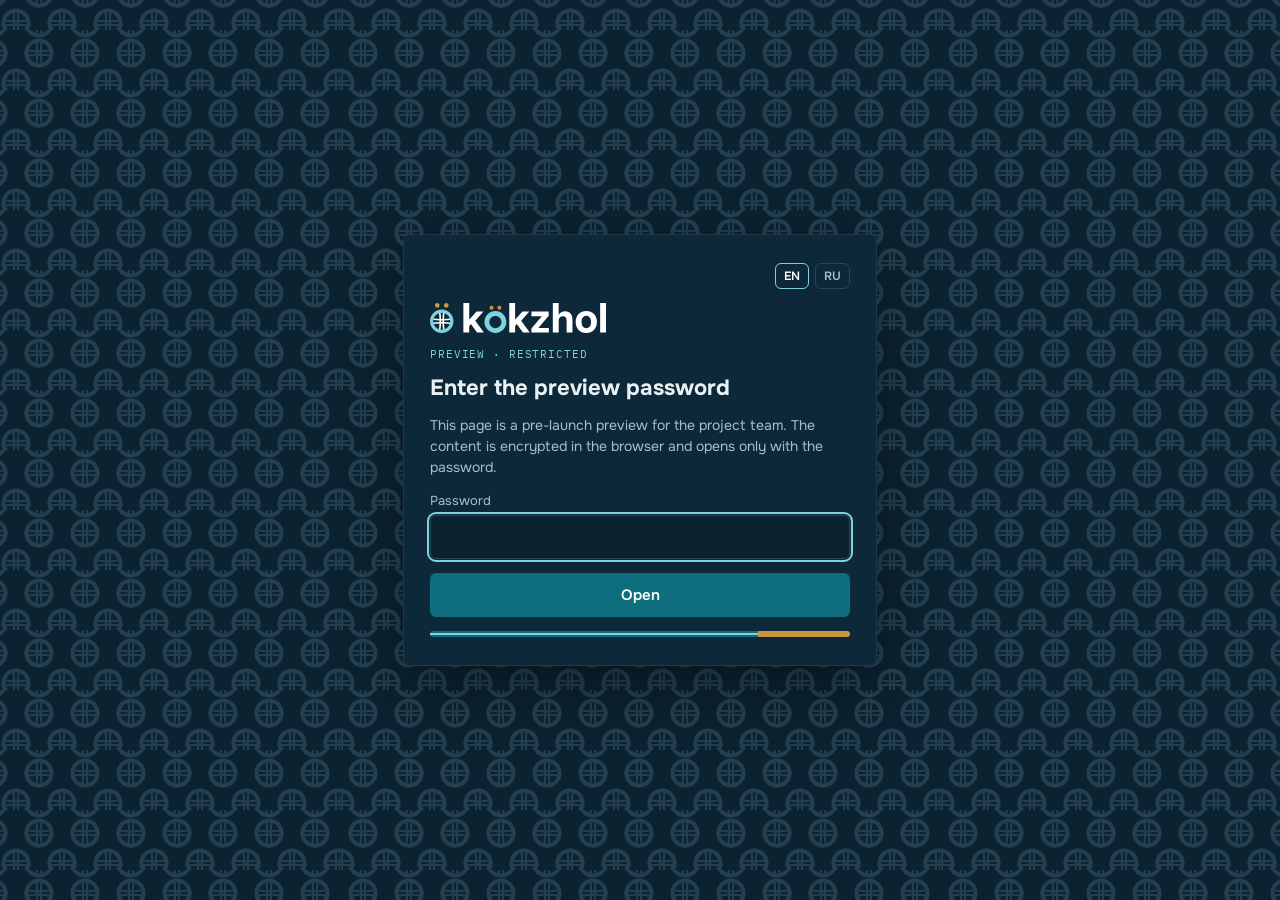
<file: track/index.html>
<!doctype html>
<html lang="en">
<head>
<meta charset="utf-8">
<meta name="viewport" content="width=device-width,initial-scale=1,viewport-fit=cover">
<title>Kökzhol · preview access</title>
<meta name="robots" content="noindex, nofollow">
<link rel="icon" href="../assets/favicon.svg" type="image/svg+xml">
<link rel="stylesheet" href="https://fonts.googleapis.com/css2?family=Onest:wght@400;600;800&family=IBM+Plex+Mono:wght@500&display=swap">
<style>
html{color-scheme:light}body{margin:0;min-height:100vh;display:grid;place-items:center;background:#0B2230 url("../assets/brand/pattern-on-ink.svg") center/600px auto repeat;font-family:Onest,system-ui,sans-serif;color:#E8F1F3;padding:16px;box-sizing:border-box}
.box{width:min(420px,100%);background:#0D2838;border:1px solid #1E3A48;border-radius:6px;padding:28px 26px;display:flex;flex-direction:column;gap:14px;box-shadow:0 20px 60px rgba(0,0,0,.35)}
.box img{height:30px;width:auto;align-self:flex-start}
.eyebrow{font-family:"IBM Plex Mono",monospace;font-size:11px;letter-spacing:.08em;text-transform:uppercase;color:#7FD3DE}
h1{font-size:22px;margin:0;line-height:1.2} p{margin:0;font-size:14px;color:#A9BFC7;line-height:1.5}
label{display:flex;flex-direction:column;gap:6px;font-size:13px;color:#A9BFC7}
input{font:inherit;font-family:"IBM Plex Mono",monospace;font-size:16px;padding:11px 12px;border:1px solid #2A4654;border-radius:6px;background:#0B2230;color:#fff;width:100%;box-sizing:border-box}
input:focus{outline:2px solid #7FD3DE;outline-offset:1px}
button{font:inherit;font-weight:600;font-size:15px;padding:12px 18px;border-radius:6px;border:0;background:#0E6E7E;color:#fff;cursor:pointer} button:hover{background:#0A5663} button[disabled]{opacity:.6;cursor:wait}
.err{display:none;color:#F0A08A;font-size:13px} .err[data-show]{display:block}
.band{height:6px;background:linear-gradient(90deg,#0E6E7E 0 78%,#C8963E 78% 100%);border-radius:3px;position:relative} .band::after{content:"";position:absolute;left:0;top:2px;width:78%;height:2px;background:#7FD3DE}
.lang{display:flex;gap:6px;align-self:flex-end} .lang button{background:none;border:1px solid #2A4654;color:#A9BFC7;font-size:12px;padding:4px 8px} .lang button[aria-pressed="true"]{color:#fff;border-color:#7FD3DE}
</style>
</head>
<body>
<form class="box" id="gate" novalidate>
  <div class="lang" role="group" aria-label="Language"><button type="button" data-lang="en" aria-pressed="true">EN</button><button type="button" data-lang="ru" aria-pressed="false">RU</button></div>
  <img src="../assets/brand/horizontal-latin-reverse.svg" alt="kökzhol" width="176" height="30">
  <span class="eyebrow" data-t="eyebrow">Preview · restricted</span>
  <h1 data-t="h1">Enter the preview password</h1>
  <p data-t="p">This page is a pre-launch preview for the project team. The content is encrypted in the browser and opens only with the password.</p>
  <label><span data-t="label">Password</span><input type="password" id="pw" autocomplete="current-password" autofocus required></label>
  <button type="submit" id="go" data-t="btn">Open</button>
  <p class="err" id="err" role="alert" data-t="err">Wrong password.</p>
  <div class="band" aria-hidden="true"></div>
</form>
<script type="text/plain" id="ct">exlulxxzMv9nRn7QLLBweBej0c7t+qrJ+mi6KcyT0KEWNpHb5uAQ9E4ohY+JrS71tmRzW0AupCDFmp8GoE2958fbzk/OgXGJUMuk+u6xRhVXiuc8ghTQ4xjg+SaGXpEOtdp8R0evHS2sppeis7clgPHZCD15KO1xjT/dwSVDXurgCcYNCDw7K5/gWBLThGkLCN22uQnTvcKGrMV/7ldjVWAJPOciyAOcE1gvNJ4uCz+0flCRxstsAmNspznhiggEBujYy6pQnZX7K2rm3q+zZmFB/wertt2kwv/RqTWI+vRvasrUFJQZqv2DsJ0ge1I+VNRamE+6zlh/LodlBr5fovlA5/BNvM5e6g4i/lzSynG7HwKrwLQZ2uRz3N8hMP3JQXuwmz49zNSbuKuHVxaJx/6tsZD+HjkpEONmMf7C0BTviInCwkR6kbf3cHBzq6XiQ9/OZEbYnd7siWlN5Q3J8mLMefl66Mt2Zh9hdOj9zDSq3Nk0PgCPkm1/LMawCv1YqfMZS17bLOXvKU66q6YskBxbcm5eIlvD65nLJ7h3l7+8iiPGN/72vo7jrRfOqf/fabzeJcpcAe8Gq+phM2/fy+HRR1Oq4ypJXsg9UYLMXIPfAqsco7O8EOpsX1xfCLJLRgUwWxoHZXFlp3lrIaij4vlN4oqO7fIT/c4R5Dnp+UdHG1EJIwTB5HS7lu2Kyf3vYWTpnytf52MmE5iQsYtm2lLJq0RiC29FQ9ueNKWOav+hL2x8RSWUFAqixrjQ9mLyQ8GZTiOyAK8oERDx/hWf3ltT5Izo9SwcBN9hphHXpWvUIeijgljA8NQpXM+MAegkE6sdU4FvmjvywpRTEwVIfFLk3+jz7tQXJEGARnLIStNevlfoYG3oSsJbJLICn7hMfzMHw32w49RHY7n6mJxHmRjESaCJdE/EapzcvHa8eOuY/1g7n+oZCzJMn6T4Trrb+TwQIn01kZcRJPeeTwY+mwsZdCCRUINrwWeZpHJkG9vxcfpTEw3U5sfV8FqidHaNhej6DxUUsu1xmLlN6Gf+8WZGgUC0wDCPYyPaj7eXiBnrZ2iQDtuUca9FCpKGIAORB/[base64]/2dbRHXJ5Kcexc5SSqk72xy0wGEnSdX+Ej7lBVPkuWWabKggeSZ57RQVHESkhimqA3GpboeGvM+R8wSF/J+cUiYc3x2liAdmZYulG03i3KejKPBFZtNvCjJTTVkfSPU9U4GoMdCMJ0Vya4t8NmYhNzDb/0JlGO8HWWRpitWnBdTJ2iSzTNI1PvyssRwWH8fZ4SH6TwNWhOfq8k8KJQfcUWSRDPfaJv1cNTRwO/[base64]/riE488RIcEQcAlF3qjTU/[base64]/vib5ugY27kIYwJ/yCDuvPzzeVlJ/WcYekTRv+QAOORdiK6n92AyNUzm0Zf9zu1RpG7yIWSrXVZwYUpzRyf/+jA+bomoA5tYaUWb/+GJw5UL8QKyBCFpINiz6rA0WV3JYhJzaiLuODQd5pOFK1BOZcfTYUhO8YsVo44uUmFHxwBfCZCAe62+du1uycKIkzi47Wud9mHpRl9wVwiDv7yLhC8+cdTg6XSfRbCwmwlWYn7MMlaMbEyi9ISZ16J7aGkUJBIUlXbkoio5gIfnm6nPqWRmeOjG/jvdtUvLFtmz75YwI9bN5OV13L8O4+21aLekgIr7qfSJlqbsH2CGnmGo5vNIciWJlmV4YkelK0LSz4GSKGJihRaikf+Tqkj2wupOtdJwmbcuZ/truPOJ6gL/Yk15bdkqVxvOFDfZdLs1aEVYwlvazbkpTyqkShlgNoHLlmmUj85HKmkogBM52mxjY4jb78UmVx8zLpXV3ImmmixqrpUkF3eCkJaCqafW7HL84BsC+ISiUWdFY9gKSZmOfwtyU2x76MS1ekjhhKFJNx2zIqmf8ngnHvxFn/UD1WpdCGUnqitrOw7jTUSQz66gzLhHox7Xj0Nq+4r4/SWn7SubT4GsggafDvWvorkzpFeiGyS0fifVbQRN/2c669s2079Y4V6stGUqNOHEHWuOYCzHdo3P/MrgKyXpTGTcqO/PZiR5MsBVXtMD+V6+BlAcwX1Sh823ySOaiQl3U3KyowgkSrl3yOM4+GQ8/RlADxxCUptLHMOJQXurivCex1I0QM5sdcSpSudm/wVHHgHThOJYEC8VrdxQL89xhncuKaj8ke21n30qpvzg42hgQxOYLGw+vMnHG7xgML/DqsYJ2G6QJM3orKJM9fhURHMs2oiwMUjkEfeEkqEgLdJ+yHJEUtDDPLogy1rAaRCCsLqEf8OW6qh/0wD0sZfK/9dae4P+lzt0EoWKu38blyW6CjZnsGVv6K8mA2eLJh8/DfMbHOb+Azt7gq392cggY4i0/4mGk1MhSaImMBtw8Of495sHEh83SPbrtT+v6m/5x9ARQvcayf25Wz6vA2wX+aN0jw7DNA/42kztxJI2N+0Ca3MbhbmZBdV6nhLzc9YluLnV0VP/w76e+IfMR7o5zW3X41lT4U4q4Ai/ylqpvb4Mheg8gKhZIJ8m0EDQt+CF2wQ21vrxjREZo8u309lvf1JvingnGE9SSvsmXPfTwADl67CYRXozEfuWEgMhVFoCNdUbQXVjUgA7pqZLf2ACXQH7ikQraE1/WmSfP9kPQSlXSf2+oWzbQb/Vx/ew1y2BLOzhdcwP6FyBgYnqHpQ9GqSzMSeXGL7dykNoYi7cVMcaKxkQ4IFbwOAR33RjKHFXZMjNF++YLRdQyLKDvLDSocVaJrPy+HgX/qUB7uMvosPMzFHXd+8oaNPHLHDldS6K6HAv79197d0LeeCpgWp75PAN2qM+54apwnWbP6Yizm77lI9E7omvXKvDlU7GFs2ZlmeMhrRaLhv6bMNzWROq3oql5IGKDtoY5qzgZhEdn4DdjPBoF/MAbyxMlmC7hHCQ6SXlSBLF0okWRXWq4Zhsk7GLXcXZs4Re4mbOoQfvLCw68MoBSdRAPR8S757rPdHqOahfPB8/jgYTYB2B70TXZaCXYY6aeRpKdQMvvaTBC7pXuZXbWvnjEZSQ+A8/qvD8IPOBaB294uBpiwCpJIg/wE6eatfB6fqYWPSZzPZ4rxNtSUO79d7e0v1WtclChhWq+AOi9/pKN0VfFJCnPdbcELiIPib25ZGCS2OIOvbLW4yCOVmqVo3TyF2o1/sHweQDZDAC23FxydLadwwbWiHTB2ROtkAhCGhhLkTTClXUm1sWkv5g5m6zFYmP9Xv/7AC30VRjkpty88Nvl5XMFm315J1zNL2cxvyVgbrSX1Ra6sxxsao/nCSGIyrUUcCyMALk/RG0prYaJCx9RW6a+PIBaIEMj7Z9nNj3E3E2sh/mQqWPCafr1TZ5fwXf5uKUCtSiOi7iV76vX66mleIwkIx4UkoFPS1c7F82sG2GiNj0HU/nCx1ee6QMOrgDdToNHTxixFuvdwSVVWGyGOzw1JWD4FWTkJEzBxIHU0Ubmp5QP4gBSxOArOTxV/ozxXI8STpdaUW/8PooBXXliBbKg/aQ4BXpB6IKuN+5pW9ja02D7Ccjdkf02bs4/iBIoAKHSUA1sDaVK2iElzxo3vphs6Qvoac/UTWutiJ13XFx6dqYj0iLe0XiqZf5id3z/[base64]/0m4yEh5nsDchr2zEZdj4kL/L4dOuAtT/9lnnq9W+Oo1LMC+RzLBNNnJWO/2xCKWwIPKm0zpu1QO//d9YmZ6tZtqzYbekGlbQW6won2UsUj/VYoozFix/5cVJM9vKgKeXLD8bX1EgpkJs3bYpLa4Q+k40i8XugyjwwliEFD0QZWvDzE2ay6L03cbequxm0t7ztNd6/d03dQJ7QUOO66HPEs1RjnX/ayr84oGj91BmVWYSDIPwMFypjLPIewH6DvrD1SFrDVkUae2k/IN7IBVkRnQq6wttk6BUaF5rn5D3nVuU0VdePPpOcAXzPztv12d9/xfShmrF7nWoaxa1hbR4siQqlZ73mOIHg8O42Vay79bkXCFuYEeyMb28yY7nrut9kqMFYJPvbUUFJeQ+fZoGR8y0lQcKYIFKkRpSUpdC6fho1zRfDfPqShP1bsv6/Un6ShN22ms1oyqO7DTm7VSLrygX7JBKT6bEONNhuMwYP72NiA3fNhy2T64jYKeaijPsJHX8BPvI4Jk03/+4ToROuWWJt/koub4y8drWZMhTxvzUsMn3t2JZaTwc0pTA/Lj68nRSmBMwEHdT2FaVoDUEtxS3I9ECZuKwMzt0LYWDtay1xxKe9g+N2D8YZZ8DhyrBRpMKmW26ogyawquEpyXTiUnnYp2/gsD+P7AS+WhoukmmBWn5tdx/4CxI+/bPk7kICMhfsrdm6lBeDZ4j2JgJs2kV9ODmsup8tWbYnErsWO3/lkxEbN96z8Dpwxpjvo+E6KodwaxN+AKFTULHqvvTyUjw/qJwRaiHVmnVa1boXxihm1/dIgZK2rexc4PKXWfqgo7SjxUbSfLDTqYDlb2/GB+H6199gViUKAOu2r50cwhN/kMHJR3v6xPIi6DPRULIoaLnbGpIvmr0eKA85nMQ8JJ7tJOIpXDlMorpHGQPfwzk9ZkcJ/XoQkIX+tX2PyCAj8YYhAZFVit/Y8C3gxoy9EVd/7sniq9G06EOzEG7gqVNBeN4fkKvhScA/FJdGXI/21GaxD/p0ckMz5DF0t15Pac18AsMZXaN3nfPXo03yS6BZa87vl3qx3+ICGeKu7ZBHFpVuFSoBD2UvUs1nwiBHwsJBHrPfmuyGjYl4xZbrgUkVixUmsFeDmJAknBGqlCGXPaggy/i28NjRuv5c/9KgjcpdfkQUCMatxrXlCiedLmWVIydrxEwvtsGNCveCHIU+I9QdbsmEBSzryvvuMKXOoW/sb5I8JVFC4rEqzeReQuUkP5eVmqpZySmi0oy4owy16Y+TW1DzHyxJ3KTNSNuB61TWatgD1mtIWuC68qsG5KR4jBD7P5hm4JJErETVoEYRh16Eve/Ja6MOQ7U5w0j6CW44Mz1BjQKYoB3ac/LmyFQ80isy+AasSILlDrDeq87nh5SSEWz13lXwzX5lRbc7Ybxdu1hbZm2nUYfqUARXwfu9Z1m7fDngCNgR8VZzpr8JBFKCOuf37ERkh9+3fAWw/lZIbUm0xm817TuLFXdwnvDuRvr7Q9tRKQIGz0hay0Iljz9wcHzDwdP4T165gIh8e3la+x4T8Vr5IdNUKBOXggOSZ86aXPwrGP7tUyUwPLcTkS34ux+vzlz4MbzPPqCPNFBCu/XjZ+75bgkDtxXDYQkeINFq2SXIfEh7OUo+n8Mz5fhLx4OzJ9lII/os9uLw197vtG0rDLiBSoanm4CxLcIQB+FmFqLTF/AIbGdmvzNV5LFJiNE3Zxit0v7H+36SUZ8E4l/DG0h2+ySa05kP5M1uJDJ4tZWd+PYwTi0+iZ99KoyaR+Y0PO2iWx9+qOguh5KeytqgpIPZWW8siBQZHDUpZfHoT3KltCT/32QeAYFkO0ZkCjOzAJ6+oO5O0f/uHt2MYViIgpUzWUDM25UMptZ3sz+0FBAnmlzAjQpruhvrxF6lXmXAH+LWx4NbLYl2PQKN57aKTeDYSOy5EW1lkCROVq8oIm+C0FKef+NAz/oAZodALZw3LRUocoGL80K3rm2f49iUxcD8Gk6IknO/0SzRTImyFy9d9BL7bosxUncfS0zlYZQ3CGi27enfSTe7uJkd/a6YK9AMPUvpR3c8xpuhTylUOovzETmgSimCLetutX72a8GGYp/YJKb/B+kxb3lAHF1Tf2llcf1Ua/Lt8/c8xh9z6VH+FvLiBdsnJjfvrPTnIVYZDPzzWEfeKYlpIQDqd97XAEwHJDQiWhusvdIcEm4W0VeRtMlixLv70H8E4Z5Cr1AmpHf0r7DKOS734WjbMeU0r09aNp+B9IcV0IFboOlCRDeSbYFiDLyGwBPAuS+7y/XAsRNOjqav5KptM9mCNu2ZRXhI9XWw8rIhDhlOClbwsYQjeHbR4ReQ739W/JZNtmkRj/doRm/XTQ33sMA39s7WHdXY4bUP1QZ/XTA+C8vhYw2chud6QCM5B2nIT7agK9qnTO4BNno+Y+aKRMji+F46JH5z58jcfaCiSvamsr1NLSdfUK7TfAbf2RgqvS8azmB8NTjWT8VhYIUcUn5TbrMon0RcLgbaeTt5Mm3TiBcm5XT3WB8TcxHQ8VgDWgIWOIyyAZF8iVwcOLzX7/cJ/[base64]/yLzUHLjVR2drU3YkDue3TNMMHKwC3J1BlkM+5tw6jB70hGddGj6LLYpcZ7lLkbx9PYGIqye1AK3+DOZODaYE6njOcrDi6egU6IRZK+WrQSbj/z7Kyh3oQFSpE74neo4MNFyFljQhcKl455Nj8O411zZFs7ffxjFkJaAXtvgMMJMua860iYmiHiZ+UFuJjFJZBhoYGDX6aCTORnJuzHRYXPmqMpGzwvxRXHDK5eH8F+JYaZIFbrBrswqtu6ceWezp7Mi+lwZQZZyz+GlUTNyYLC1Vj7+hPFtDs7tjqJP/Qzgvk5WznZp6nn/OCJRcN83z6v/u2KIrsX0jJWp/paSJwFj6IMVhdyqnTZmJz74za0Nfe2Q4SQBWYtp6Xm6v9lp/ZG+0lgGPh4VikGxi5I5+2uzCQdn5ZIRZKOlvrfZtBDhxI3M0KqKh8GoC1nganIOxjMbXZGUiwjrTAgELLqLnlpEJNbzT/gVvNeit/u8bH4ANi4/kBaPD+4CyfOrjPw7ReQG5XIQjVbFX+yttUxQ6QLbsgleeND0vlgxDelIRFdOBNJCvXqYaSNpgplu24KTvfIA+M4z6WC9PF+HL6lOfElJa3xAEE1CVexCTXjsjPt7jEyOJ2uhAVCv9xJiNTe1sOYZALiLhszPjIOJS/BmD4ZsRtsn8l9b6SyMafNx74UR/[base64]/5JKYjCLu2YjHBiVnLaYjtSHA6IcnjdLfa3zkeLmncsxHFpAUndEtEqQKL428lLKW6Ds4JTg8rzyNgoAAeTUs3lh6+DjLN054d6kUv7GCeK2jtYblk3jptDRhABd2q5SgT+BP8oeFwdOQ+uynmO54RSay5pkuFY7aeYGCKvdL9PYIChGSLWfixfTs6jOVDXJ3g/iUaQIlLcMGLzIH1xJTKQhLsIi7u6T2zqxUFXfaK104ptyFTxJ/NPSU2Q/zo3BjsrhGGXyQLHbi6uH6uPqwkVHzvxWbyrUea6BmVYw+fvKSj/OmXWOr/GyRpi1KEp0cdTZU6xpK6CQXOTsoQcKelt7LtwTZqQHDNKkxQ907yw4HtVeB03NGIu5Ogo5/99g5wM8coZkWyPeNhuIHnr3DgpfFmp+v6L6McF8TodfM6JgAIWj2VgW98aHyD2X8Cxn+yLYeO+H8Nv1nRvfbi+iqlhWnnADm/[base64]/DHTOC/21grV1nlcVM6AgUPqylHCbRWNyqSODCGIc4UjfIq4P+HSF4ovazjpyrhELL+mVyGtndjPpJbmvd67NdiXWjdiPP/wofd2cKvJ7ErXuYs8zPXX3EpABo4GIgXOitvr0RV+vtyZjqYBDw5DZzYsqRdQW/tvdWc205mb6tpESX6SMqcxjYX11AQ9x6XwIwBPd20A0BJ6Momrt1hoGEXkc/[base64]/pEjUkuAnfPGH/wN2TPQy5/WudbvQwNgdcGEJhhNhJcUNUEyWlOh3xhzZ0dQlSDcsFvXvGJPqp/EheonX+weDwnZc/Xu4mlOnAf1H5knWT7u/+IeYucWofVXbVJlMXQMpvxV6Ze/7u4HK/kbzEp+WD1v1g8+j9wd2pH5JI5tGKyCvwbz6UmNqFBGIDW0foaGK5FC6lxPb+NO3/7UMrS1dTnMs+ACURWgnUWPnWRVdNLq7e4THUizLYIPmwRk5rFxIxREUwtAZ8gm9oLdm6N+D41nCSMJ0t/q6wnDJkQK4JPXeT5xU6AmSpJ5oLWRaO4+26Z/XvG2zlgnyu5Z8mpMiOzkh9x1CAIeq3lxY8OxlAhSLPOu/t1zMsWa6o/TYAY/9/AgU8+dtFWbiM3jitkA+TJTmws3RTpB21iIWGYBcJ+rXuf/xh4la8x/oFoudKPcDejiW3UQI8WXCnOag6btO07tK+BRAc/TCysiYKVB5lwggQoCwMl8fLUY4chw4pG/2TqptL09Lp6NraxB5H7rId8CU9FD0QnhCXK7/XwMm9DQr93K+aW4mzEXhpU6+mhF24c/jd5JMV9nHxbSlKTNvxsUTO31BEw3HVYS4guDQ0z6q+Bhy9T98WL2/OTpnj7ZUTlSnePsv6nLPJbA35dvruiKdLWhgQPq2qufo05jIyu3X/3RYptuO/mUYOlfAupV5r1sv1jB5/MX5U1Eygt5NW339SKXOGdqQI/6K2B6WJrfY2w2tZXzrMDjrdmJkEqm9Q3s/JLmYX5W+9rrh+hUHcJAATXitgmrbQkvwG/UFYftD3Hl6jQHFmy9fdudqdavJj1coWRXjgs2HrWS0xEV6sq7+vnSlSuEJ7pRNEKOstegzshivk8reokKXpsvdhLWUjcn0+nx2b4Kmx53JOJHc7Ps0c4WYxhngSjZNvnsIZZM39kAD5mtBt+J996XZN281YqvrX6HlJ6IhcrmhcTXsuMytmGAbE8E2zl6xoJ/61H2OJhUl98EGplTD8YaAiwio80adlZXokcthmKjrNGezEzryKofTBO1m609s4rVgVKdLPdurkIsu4hDbGLNUVVgfXcwQKn+cHr8mRyooG8lAFZ3XHzkNXB76g/B+SjGvRb54hEpv/7qrFOZom/hy5fq6MRWHt4PdJPOWGLjQ2bXFtp8zMN81epRHOTw+b812VMhUuI8sIGxqGjVxU/+aIp/zh2kFsKuBeZ4z/g7PO3lLZE398Er+7lb4/rtLvxw+2MEwbLQqLYTnoiiVrHasGwBn8WAlZq+RirEU7tuIbuwMnfTSQ9lNnoCY3jflQxSeHyYrOK1Tvq1dPKLV81zHRwtNjqoLdGMq1tmSqXkJfAehz6fQo/DP1jxMih0G8ySarER+cJQDu2sULA98uO1FftzDnJwPLDOMu1blGahp4AnPrqLSN23C5+LlGq6OWC4ebAila8s9tXWB+7MCAvqf+geHlBwGqU+D7uSsLWhp/[base64]/pASCquNS+kIkoZRmKFB3sY3YaXpgnFG/J6psz1NHw9/i7EBP0R5HEoHsqLSTuhORgcV2vQdmsiH0WXJCq+RLg8r92iMqkG26iP4yxBbTze5W42HuxFHfm7rjdS6WqJic7C3s2p1fhm4/lt9kbfoi4DLs5pyDjQHY9W4Ms3nNY+kM0DQMd+vvuWWGBsh3Ps7DKHhFhPZ2MeiH/ARnHcQoSrlFKYbrOdq9vx4+dQcVZ+bhnnFHEDKm59OtaCumI0lB6/5INYY+1toLKnH1yeAz+IX02Mz4TjtnZt2UP35w30fjOOM3zr5HazAvT8xWmUWM135Tg79TohDKQnplor3aVO13FR/[base64]/tFmvYJaqelm33XH6sBoOfsLBIbUHM/m5xyO7Dl4NiOWF8/+PEAvvsHT8c7Clig5JnXHLDS0AsRfdxXxQz4MQ7Ci8mvYFQb2rUxcMDDecVQxgpsTRb0PE+yTg1tbwVjq/f0H06iASDXOZ/oBIw6aJLTI00536LWG+22QIspa69BARd/rTjMb2Nh/1kHQwn4fObwO3BANB6JJUEE8bTCv5slvI0YkAZRsJnh9ETKaRTwcAbDvKHgZ2mNd5p/Fuj+mCMYIV7zHhpgHs+zlMGXUz/k30u9KycAwALpqGm3w63zGw8R2fWQqriZBiFtvOufK0+7Af4DFIw3zNaOPdN6jpu5yFK73y5qWAgNxb2GQPr1u3nmaByBvT85wRDj4lU+1n4CNMvecoWsZ14LgpoDYikJb+tCAIo7QQENYhP/CSYhlCFBpj8cPg2b9JBen+5Wrfc2SFa4TNsufm/uBSx3xSKWhrNU1OHxeQL3PNalHsGubMLMAaQ/IXO12JL5uyYXc0Rf0iCDB0cei9wSr+f8baxHAJZUo5qfRl4dP44nXQDrDPDYF8cATk8Nt53tU95elc5mMeLoylKUQ2EbUWs5eOYvmMyVCmO7nHRWHxyAXUxh+RkFN13bbOvrssYzN6+UtcCaisMQ1jwmiSiSUo2uLWyt2/[base64]/EVFHrcRIJG+PIfGUepEKrF+ucWK7SRV1gGs159SxvEysrrErr55HmNcxnbIVQ8D1gD9opAY6GGVbmtLtedtyfjEwU2QHVZLDZTWeSCUwLhl4U5ksfNeOOL5bUKsE3E8SZ9joCwgrpSH1DjaGH6pqRu43Mnu01e/DRNT8sRZfDN3olJLeqXvEV3wh4Cu9HHfm0ulvzFboIt63njWJlmSyGmvFrlHO+Mt06U8AlyJTnsgOFHB61sd55jKciRHTBoI5Sg9SbLITzjH0OhomVpAwXWHLQTFSYo8QUYLKiL3X7yLlnho+RjBtDcvX349F/F7l49iTmAwEvW1KUPpMaf4zwt8Y1NMuGfGXqvZ2ts2JYHy/pmIA9bOF+5Af0ChtYEYubyqUEHzW5caDvbIer6tMI4wglC+EmPTuHh+Jey6QZip6WkV98dSWilPQrsByE3T+ZEVYRH1Qvs07EM+B7nDVC1hw5RKwuJCxopOEDqicOyUB9/E90Z4G0eft8I7b+XqwIGE33dbbctoA6iVHYhe9epLJyypsCeErF725vxk3SePe/G4vVEFmBxd1bl9Z+zqEMFbCefRWEZe5P6gYBJg5I/E5P9k/+wUPXeKuXzXjjxM/Ys/Y1teXolpVZDyTg+rCrCE4A+cupBfDNoxuqwfVR5k0wvdVoGCkHmZ7x3PN9BBBRgSef8LMqfn4oYYznQMMw59mFu3Kl9ZqKl1o/DM6bVh4epGY1QLVSI02ewP2t481c9C481kqRiXyWIA7RJ7rynfuiVgFNVbOY8ZMV07z/cZvqMeGJ5L9CBr+L/+rCJgzwxjrLJjnyVh/KTVQLTz6KJXg9OdvjDA7Jun2oGnLGjsBHbOaTbIeWa26KpP/[base64]/3Z3itZV5P0bH0KaQ0gBG3bBwNxDkfO1o8mHvqbJAqF9RoYHpdlZyFIqoWdfP3mkvrVCRq9Ahc3tn3tT5iBHDKmtRFGRfhZ2Du/gn0XLcnDbdZlPvUByBKtMlpt1DpZXz4mJKpdgO0jbnMw1GGv4vHgvD1AKcNJsUxORbtxE/P/QgBCUxo37VQAFb2mwvVpawJN0eSmVdkKvfjzhLsmqAXf3BqAGqQ7io/j1l6+WwI2Uogxcdl2S2PfzhWLp0kJ4taN7pUHUvKHNwlCA5UgOsxAWnaRqolHwV81XlJy9IAJTPsWCRUEKBxTbttuuRM2eK0aIa/scJh7lZ6FmGVYop/Tqf7ZOeXwEFv1dVfr/jGqW5o0/bOd6DLSc1J0HguPiDTPMkGVzslEiLKDPTFcUQbTR7Lrki7/k6JcDM9pwQyFlrSLCZfB0XewgRTqnIcpuoS0kpGILmI9E+vl4E4C1pZpLCWmfeMwUg==</script>
<script>
const T={en:{eyebrow:'Preview · restricted',h1:'Enter the preview password',p:'This page is a pre-launch preview for the project team. The content is encrypted in the browser and opens only with the password.',label:'Password',btn:'Open',err:'Wrong password.',busy:'Opening…'},
 ru:{eyebrow:'Предпросмотр · доступ ограничен',h1:'Введите пароль предпросмотра',p:'Эта страница — предстартовый предпросмотр для команды проекта. Содержимое зашифровано в браузере и открывается только по паролю.',label:'Пароль',btn:'Открыть',err:'Неверный пароль.',busy:'Открываем…'}};
let L=(navigator.language||'').toLowerCase().startsWith('ru')?'ru':'en';try{L=localStorage.getItem('kz-lang')||L;}catch(e){}
function lang(l){L=l;document.documentElement.lang=l;document.querySelectorAll('[data-t]').forEach(e=>e.textContent=T[l][e.dataset.t]);document.querySelectorAll('.lang button').forEach(b=>b.setAttribute('aria-pressed',String(b.dataset.lang===l)));}
document.querySelectorAll('.lang button').forEach(b=>b.addEventListener('click',()=>lang(b.dataset.lang)));lang(L==='ru'?'ru':'en');
const SALT='ZW5JoSImMYzgfLpb7lRuZg==',IV='v+tRMyJu8IINcY7A',B=s=>Uint8Array.from(atob(s),c=>c.charCodeAt(0));
async function keyFrom(pw){const km=await crypto.subtle.importKey('raw',new TextEncoder().encode(pw),'PBKDF2',false,['deriveKey']);
 return crypto.subtle.deriveKey({name:'PBKDF2',salt:B(SALT),iterations:300000,hash:'SHA-256'},km,{name:'AES-GCM',length:256},true,['decrypt']);}
async function open(key){const ct=B(document.getElementById('ct').textContent.trim());const pt=await crypto.subtle.decrypt({name:'AES-GCM',iv:B(IV)},key,ct);
 const html=new TextDecoder().decode(pt);document.open();document.write(html);document.close();}
(async()=>{try{const raw=localStorage.getItem('kz-gate');if(raw){const key=await crypto.subtle.importKey('raw',B(raw),{name:'AES-GCM'},false,['decrypt']);await open(key);}}catch(e){try{localStorage.removeItem('kz-gate');}catch(x){}}})();
document.getElementById('gate').addEventListener('submit',async e=>{e.preventDefault();const b=document.getElementById('go'),err=document.getElementById('err');b.disabled=true;b.textContent=T[L].busy;err.removeAttribute('data-show');
 try{const key=await keyFrom(document.getElementById('pw').value);const raw=new Uint8Array(await crypto.subtle.exportKey('raw',key));try{localStorage.setItem('kz-gate',btoa(String.fromCharCode(...raw)));}catch(x){}await open(key);}
 catch(x){err.setAttribute('data-show','');b.disabled=false;b.textContent=T[L].btn;document.getElementById('pw').select();}});
</script>
</body>
</html>
</file>
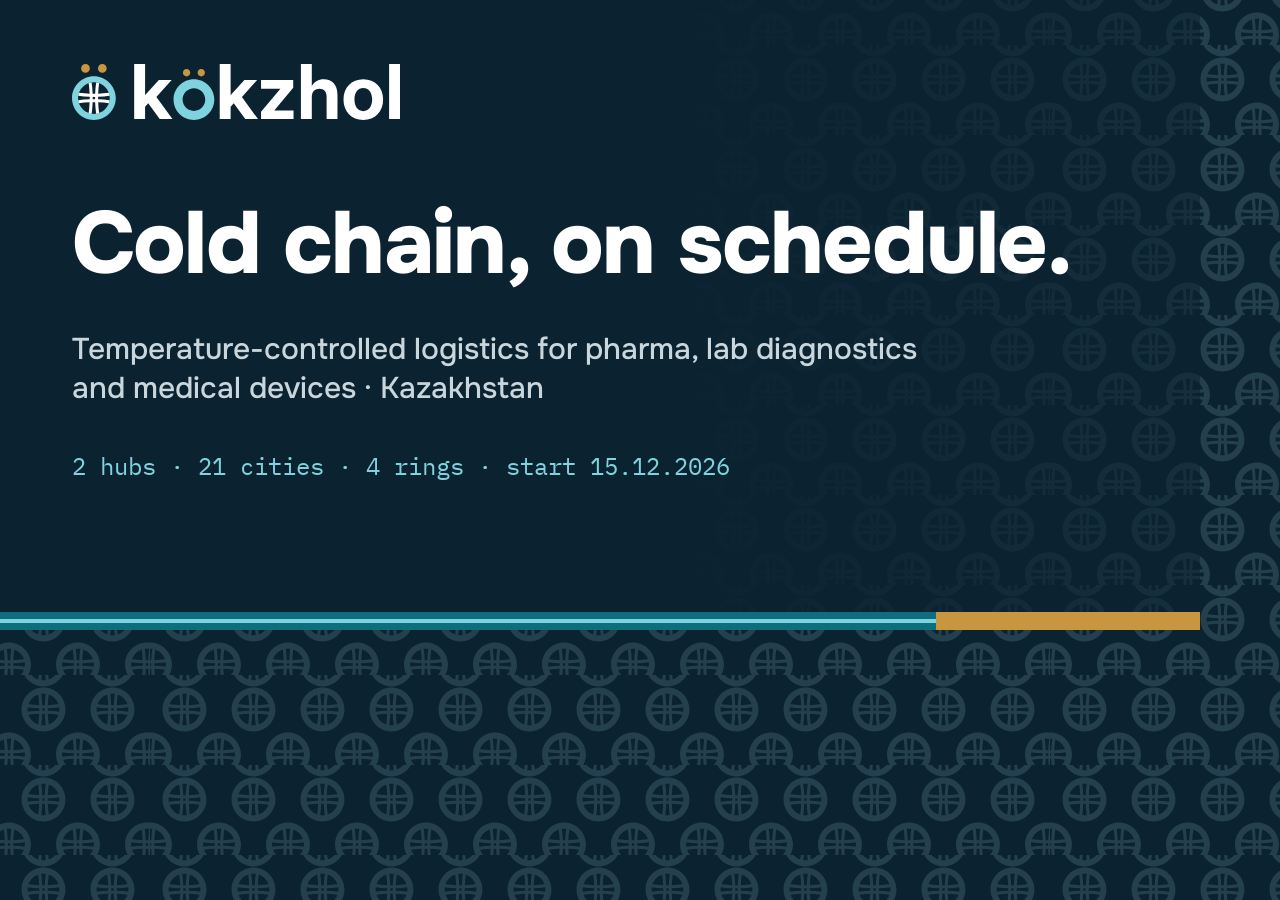
<file: og.html>
<!doctype html><html lang="en"><head><meta charset="utf-8">
<link rel="stylesheet" href="https://fonts.googleapis.com/css2?family=Onest:wght@500;800&family=IBM+Plex+Mono:wght@500&display=swap">
<style>html,body{margin:0;width:1200px;height:630px;overflow:hidden}
body{background:#0B2230 url(assets/brand/pattern-on-ink.svg) center/900px;font-family:Onest,sans-serif;color:#fff;position:relative}
.ov{position:absolute;inset:0;background:linear-gradient(90deg,#0B2230 55%,rgba(11,34,48,.55))}
.logo{position:absolute;left:72px;top:64px;height:56px}
h1{position:absolute;left:72px;top:200px;margin:0;font-size:88px;font-weight:800;letter-spacing:-.02em;line-height:1}
p{position:absolute;left:72px;top:330px;margin:0;font-size:30px;font-weight:500;color:#C9D6DC;max-width:900px;line-height:1.3}
.m{position:absolute;left:72px;top:450px;font-family:"IBM Plex Mono",monospace;font-size:24px;color:#7FD3DE}
.band{position:absolute;left:0;right:0;bottom:0;height:18px;background:linear-gradient(90deg,#0E6E7E 0 78%,#C8963E 78% 100%)}
.band::after{content:"";position:absolute;left:0;top:7px;height:4px;width:78%;background:#7FD3DE}</style></head>
<body><div class="ov"></div><img class="logo" src="assets/brand/horizontal-latin-reverse.svg" alt="">
<h1>Cold chain, on schedule.</h1>
<p>Temperature-controlled logistics for pharma, lab diagnostics and medical devices · Kazakhstan</p>
<div class="m">2 hubs · 21 cities · 4 rings · start 15.12.2026</div><div class="band"></div></body></html>
</file>
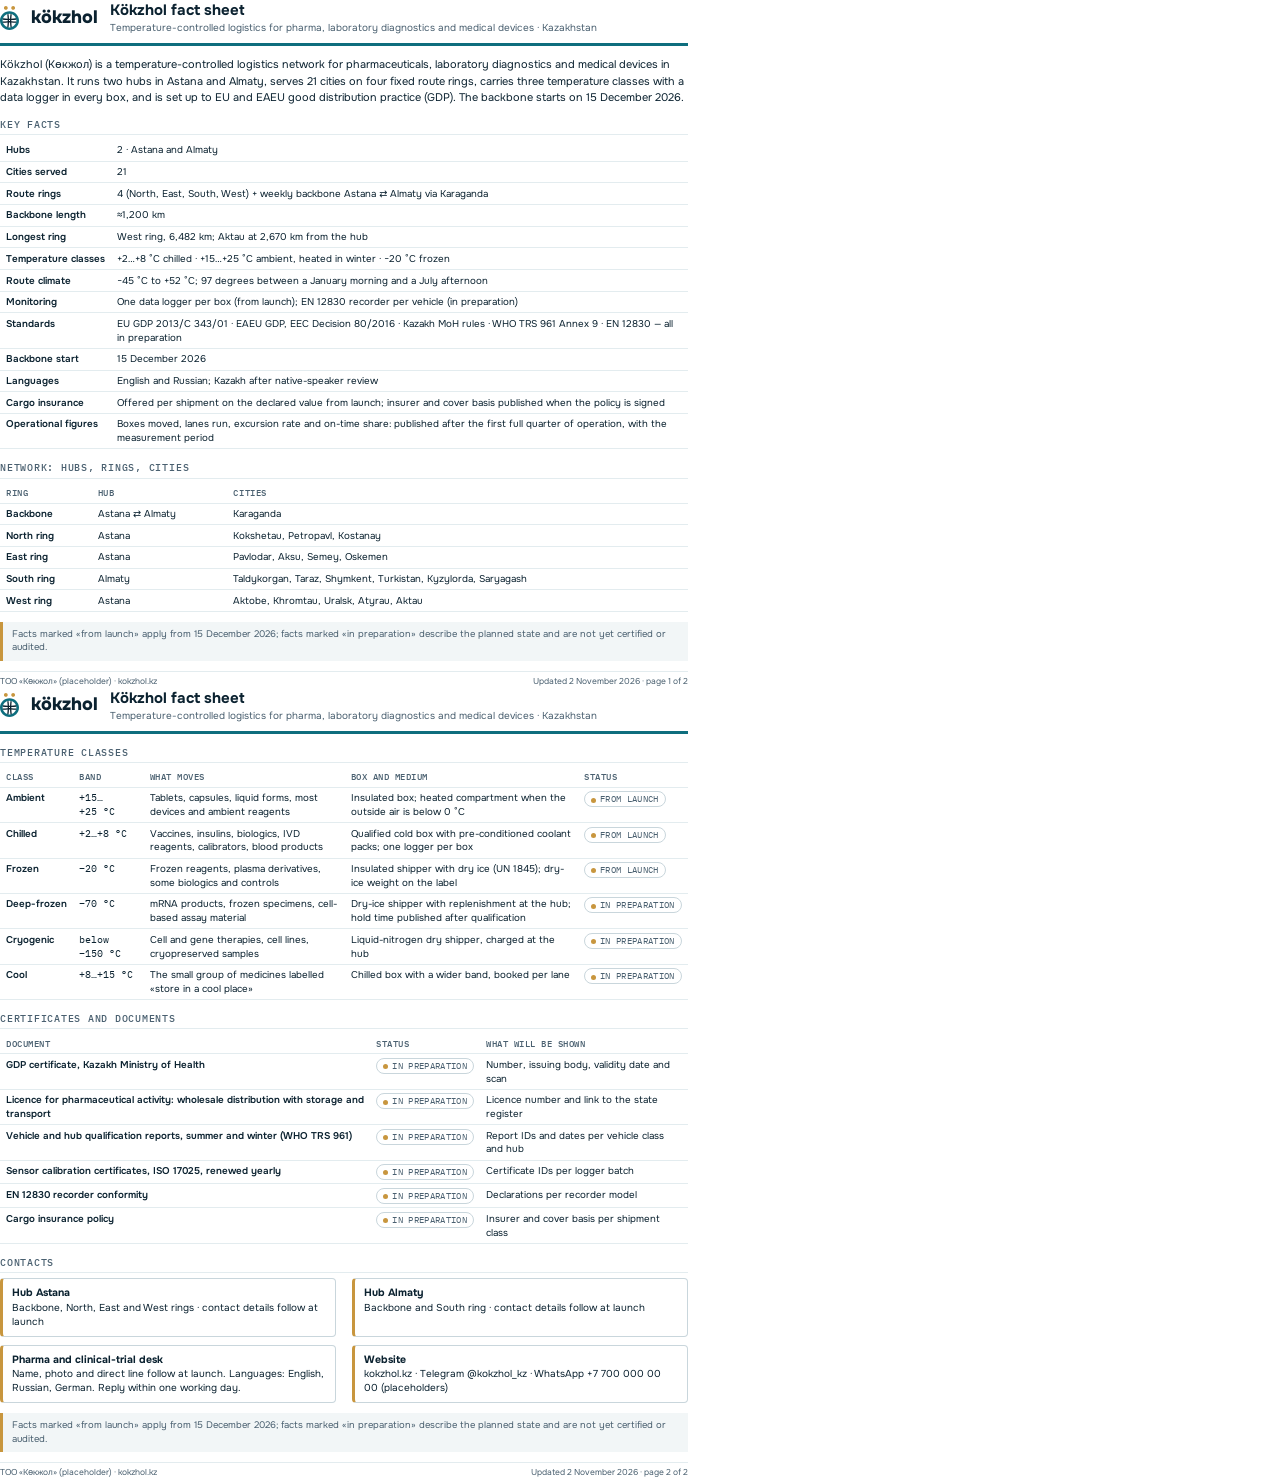
<file: assets/kokzhol-fact-sheet-en.html>
<!doctype html><html lang="en"><head><meta charset="utf-8"><title>Kökzhol fact sheet</title><link rel="stylesheet" href="https://fonts.googleapis.com/css2?family=Onest:wght@400;600;700;800&family=IBM+Plex+Mono:wght@400;500&display=swap"><style>
@page{size:A4;margin:14mm 14mm 16mm}
html,body{margin:0;background:#fff;color:#0B2230;font-family:Onest,system-ui,sans-serif;font-size:10.5px;line-height:1.4}
.page{width:182mm;position:relative}
.pb{page-break-before:always}
header{display:flex;align-items:center;gap:12px;border-bottom:3px solid #0E6E7E;padding-bottom:8px;margin-bottom:10px}
header img{height:24px} header .brand{font-weight:800;font-size:18px} header h1{font-size:15px;margin:0;font-weight:700} header .sub{color:#4A6070;font-size:10px}
h2{font-family:"IBM Plex Mono",monospace;font-size:9.5px;letter-spacing:.08em;text-transform:uppercase;color:#4A6070;font-weight:500;margin:12px 0 5px;border-bottom:1px solid #E3ECEF;padding-bottom:3px}
p{margin:0 0 6px}
.answer{font-size:11px;line-height:1.5;max-width:100%}
table{border-collapse:collapse;width:100%;font-size:9.8px}
td,th{padding:3.5px 6px;border-bottom:1px solid #E3ECEF;text-align:left;vertical-align:top}
th{font-family:"IBM Plex Mono",monospace;font-size:8.5px;letter-spacing:.06em;text-transform:uppercase;color:#4A6070;font-weight:500}
td:first-child{font-weight:600;white-space:nowrap}
.b{display:inline-block;font-family:"IBM Plex Mono",monospace;font-size:8.5px;letter-spacing:.04em;text-transform:uppercase;padding:1px 6px;border-radius:999px;border:1px solid #C9D6DC;color:#4A6070;white-space:nowrap}
.b::before{content:"";display:inline-block;width:5px;height:5px;border-radius:50%;background:#0E6E7E;margin-right:4px;vertical-align:middle}
.b.prep::before{background:#C8963E}
.mono{font-family:"IBM Plex Mono",monospace}
.two{display:grid;grid-template-columns:1fr 1fr;gap:8px 16px}
.card{border:1px solid #C9D6DC;border-left:3px solid #C8963E;border-radius:4px;padding:7px 9px;font-size:10px}
.card b{display:block;font-size:10.5px}
.rule{margin-top:10px;background:#F2F6F7;border-left:3px solid #C8963E;padding:6px 9px;font-size:9.5px;color:#4A6070}
footer{position:absolute;left:0;right:0;font-size:8.5px;color:#4A6070;display:flex;justify-content:space-between;border-top:1px solid #E3ECEF;padding-top:4px;margin-top:10px}
footer{position:static}
.chk{font-size:13px;width:18px;text-align:center}
ol{margin:0;padding-left:16px}
</style></head><body><div class="page"><header><img src="brand/mark-color.svg" alt=""><span class="brand">kökzhol</span><div><h1>Kökzhol fact sheet</h1><div class="sub">Temperature-controlled logistics for pharma, laboratory diagnostics and medical devices · Kazakhstan</div></div></header><p class="answer">Kökzhol (Көкжол) is a temperature-controlled logistics network for pharmaceuticals, laboratory diagnostics and medical devices in Kazakhstan. It runs two hubs in Astana and Almaty, serves 21 cities on four fixed route rings, carries three temperature classes with a data logger in every box, and is set up to EU and EAEU good distribution practice (GDP). The backbone starts on 15 December 2026.</p><h2>Key facts</h2><table><tr><td>Hubs</td><td>2 · Astana and Almaty</td></tr><tr><td>Cities served</td><td>21</td></tr><tr><td>Route rings</td><td>4 (North, East, South, West) + weekly backbone Astana ⇄ Almaty via Karaganda</td></tr><tr><td>Backbone length</td><td>≈1,200 km</td></tr><tr><td>Longest ring</td><td>West ring, 6,482 km; Aktau at 2,670 km from the hub</td></tr><tr><td>Temperature classes</td><td>+2…+8&nbsp;°C chilled · +15…+25&nbsp;°C ambient, heated in winter · −20&nbsp;°C frozen</td></tr><tr><td>Route climate</td><td>−45&nbsp;°C to +52&nbsp;°C; 97 degrees between a January morning and a July afternoon</td></tr><tr><td>Monitoring</td><td>One data logger per box (from launch); EN 12830 recorder per vehicle (in preparation)</td></tr><tr><td>Standards</td><td>EU GDP 2013/C 343/01 · EAEU GDP, EEC Decision 80/2016 · Kazakh MoH rules · WHO TRS 961 Annex 9 · EN 12830 — all in preparation</td></tr><tr><td>Backbone start</td><td>15 December 2026</td></tr><tr><td>Languages</td><td>English and Russian; Kazakh after native-speaker review</td></tr><tr><td>Cargo insurance</td><td>Offered per shipment on the declared value from launch; insurer and cover basis published when the policy is signed</td></tr><tr><td>Operational figures</td><td>Boxes moved, lanes run, excursion rate and on-time share: published after the first full quarter of operation, with the measurement period</td></tr></table><h2>Network: hubs, rings, cities</h2><table><thead><tr><th>Ring</th><th>Hub</th><th>Cities</th></tr></thead><tr><td>Backbone</td><td>Astana ⇄ Almaty</td><td>Karaganda</td></tr><tr><td>North ring</td><td>Astana</td><td>Kokshetau, Petropavl, Kostanay</td></tr><tr><td>East ring</td><td>Astana</td><td>Pavlodar, Aksu, Semey, Oskemen</td></tr><tr><td>South ring</td><td>Almaty</td><td>Taldykorgan, Taraz, Shymkent, Turkistan, Kyzylorda, Saryagash</td></tr><tr><td>West ring</td><td>Astana</td><td>Aktobe, Khromtau, Uralsk, Atyrau, Aktau</td></tr></table><div class="rule">Facts marked «from launch» apply from 15 December 2026; facts marked «in preparation» describe the planned state and are not yet certified or audited.</div><footer><span>ТОО «Көкжол» (placeholder) · kokzhol.kz</span><span>Updated 2 November 2026 · page 1 of 2</span></footer></div><div class="page pb"><header><img src="brand/mark-color.svg" alt=""><span class="brand">kökzhol</span><div><h1>Kökzhol fact sheet</h1><div class="sub">Temperature-controlled logistics for pharma, laboratory diagnostics and medical devices · Kazakhstan</div></div></header><h2>Temperature classes</h2><table><thead><tr><th>Class</th><th>Band</th><th>What moves</th><th>Box and medium</th><th>Status</th></tr></thead><tr><td>Ambient</td><td class="mono">+15…+25&nbsp;°C</td><td>Tablets, capsules, liquid forms, most devices and ambient reagents</td><td>Insulated box; heated compartment when the outside air is below 0&nbsp;°C</td><td><span class="b prep">from launch</span></td></tr><tr><td>Chilled</td><td class="mono">+2…+8&nbsp;°C</td><td>Vaccines, insulins, biologics, IVD reagents, calibrators, blood products</td><td>Qualified cold box with pre-conditioned coolant packs; one logger per box</td><td><span class="b prep">from launch</span></td></tr><tr><td>Frozen</td><td class="mono">−20&nbsp;°C</td><td>Frozen reagents, plasma derivatives, some biologics and controls</td><td>Insulated shipper with dry ice (UN 1845); dry-ice weight on the label</td><td><span class="b prep">from launch</span></td></tr><tr><td>Deep-frozen</td><td class="mono">−70&nbsp;°C</td><td>mRNA products, frozen specimens, cell-based assay material</td><td>Dry-ice shipper with replenishment at the hub; hold time published after qualification</td><td><span class="b prep">in preparation</span></td></tr><tr><td>Cryogenic</td><td class="mono">below −150&nbsp;°C</td><td>Cell and gene therapies, cell lines, cryopreserved samples</td><td>Liquid-nitrogen dry shipper, charged at the hub</td><td><span class="b prep">in preparation</span></td></tr><tr><td>Cool</td><td class="mono">+8…+15&nbsp;°C</td><td>The small group of medicines labelled «store in a cool place»</td><td>Chilled box with a wider band, booked per lane</td><td><span class="b prep">in preparation</span></td></tr></table><h2>Certificates and documents</h2><table><thead><tr><th>Document</th><th>Status</th><th>What will be shown</th></tr></thead><tr><td style="white-space:normal">GDP certificate, Kazakh Ministry of Health</td><td><span class="b prep">in preparation</span></td><td>Number, issuing body, validity date and scan</td></tr><tr><td style="white-space:normal">Licence for pharmaceutical activity: wholesale distribution with storage and transport</td><td><span class="b prep">in preparation</span></td><td>Licence number and link to the state register</td></tr><tr><td style="white-space:normal">Vehicle and hub qualification reports, summer and winter (WHO TRS 961)</td><td><span class="b prep">in preparation</span></td><td>Report IDs and dates per vehicle class and hub</td></tr><tr><td style="white-space:normal">Sensor calibration certificates, ISO 17025, renewed yearly</td><td><span class="b prep">in preparation</span></td><td>Certificate IDs per logger batch</td></tr><tr><td style="white-space:normal">EN 12830 recorder conformity</td><td><span class="b prep">in preparation</span></td><td>Declarations per recorder model</td></tr><tr><td style="white-space:normal">Cargo insurance policy</td><td><span class="b prep">in preparation</span></td><td>Insurer and cover basis per shipment class</td></tr></table><h2>Contacts</h2><div class="two"><div class="card"><b>Hub Astana</b>Backbone, North, East and West rings · contact details follow at launch</div><div class="card"><b>Hub Almaty</b>Backbone and South ring · contact details follow at launch</div><div class="card"><b>Pharma and clinical-trial desk</b>Name, photo and direct line follow at launch. Languages: English, Russian, German. Reply within one working day.</div><div class="card"><b>Website</b>kokzhol.kz · Telegram @kokzhol_kz · WhatsApp +7 700 000 00 00 (placeholders)</div></div><div class="rule">Facts marked «from launch» apply from 15 December 2026; facts marked «in preparation» describe the planned state and are not yet certified or audited.</div><footer><span>ТОО «Көкжол» (placeholder) · kokzhol.kz</span><span>Updated 2 November 2026 · page 2 of 2</span></footer></div></body></html>
</file>
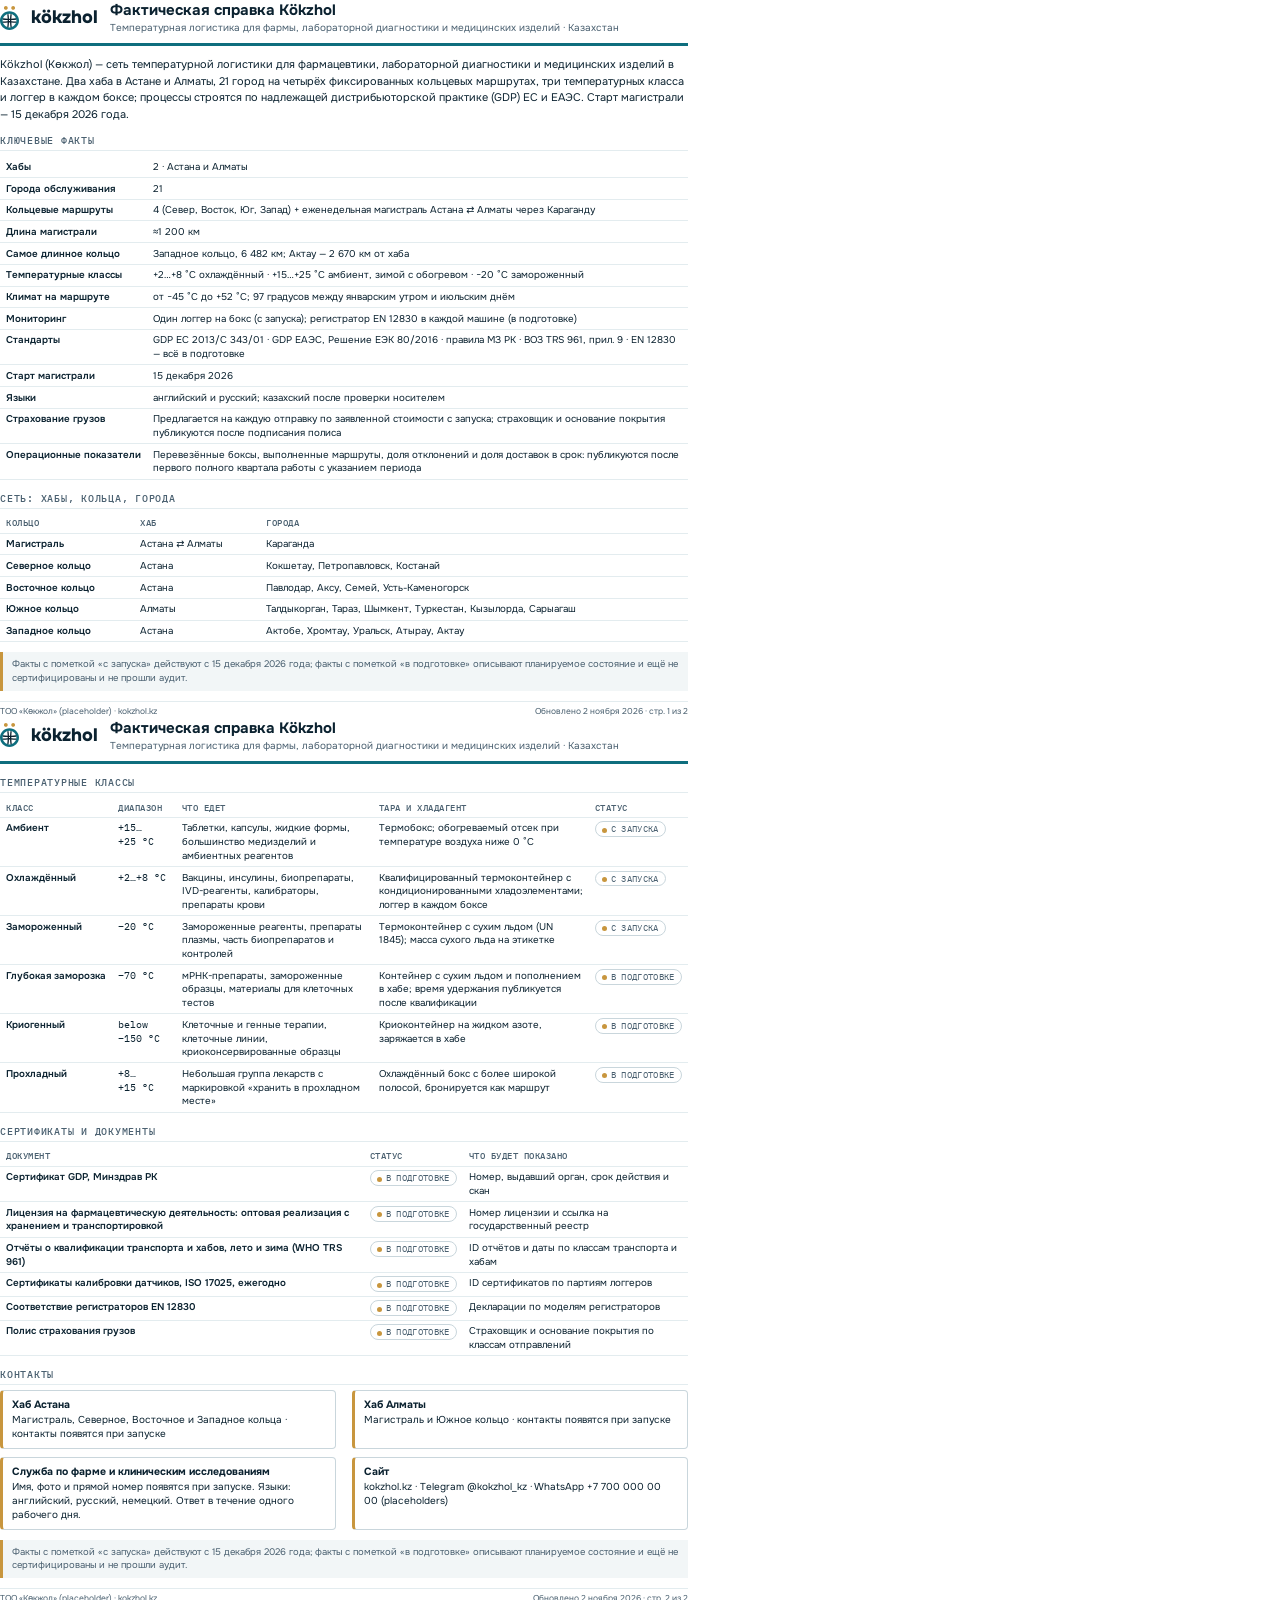
<file: assets/kokzhol-fact-sheet-ru.html>
<!doctype html><html lang="ru"><head><meta charset="utf-8"><title>Фактическая справка Kökzhol</title><link rel="stylesheet" href="https://fonts.googleapis.com/css2?family=Onest:wght@400;600;700;800&family=IBM+Plex+Mono:wght@400;500&display=swap"><style>
@page{size:A4;margin:14mm 14mm 16mm}
html,body{margin:0;background:#fff;color:#0B2230;font-family:Onest,system-ui,sans-serif;font-size:10.5px;line-height:1.4}
.page{width:182mm;position:relative}
.pb{page-break-before:always}
header{display:flex;align-items:center;gap:12px;border-bottom:3px solid #0E6E7E;padding-bottom:8px;margin-bottom:10px}
header img{height:24px} header .brand{font-weight:800;font-size:18px} header h1{font-size:15px;margin:0;font-weight:700} header .sub{color:#4A6070;font-size:10px}
h2{font-family:"IBM Plex Mono",monospace;font-size:9.5px;letter-spacing:.08em;text-transform:uppercase;color:#4A6070;font-weight:500;margin:12px 0 5px;border-bottom:1px solid #E3ECEF;padding-bottom:3px}
p{margin:0 0 6px}
.answer{font-size:11px;line-height:1.5;max-width:100%}
table{border-collapse:collapse;width:100%;font-size:9.8px}
td,th{padding:3.5px 6px;border-bottom:1px solid #E3ECEF;text-align:left;vertical-align:top}
th{font-family:"IBM Plex Mono",monospace;font-size:8.5px;letter-spacing:.06em;text-transform:uppercase;color:#4A6070;font-weight:500}
td:first-child{font-weight:600;white-space:nowrap}
.b{display:inline-block;font-family:"IBM Plex Mono",monospace;font-size:8.5px;letter-spacing:.04em;text-transform:uppercase;padding:1px 6px;border-radius:999px;border:1px solid #C9D6DC;color:#4A6070;white-space:nowrap}
.b::before{content:"";display:inline-block;width:5px;height:5px;border-radius:50%;background:#0E6E7E;margin-right:4px;vertical-align:middle}
.b.prep::before{background:#C8963E}
.mono{font-family:"IBM Plex Mono",monospace}
.two{display:grid;grid-template-columns:1fr 1fr;gap:8px 16px}
.card{border:1px solid #C9D6DC;border-left:3px solid #C8963E;border-radius:4px;padding:7px 9px;font-size:10px}
.card b{display:block;font-size:10.5px}
.rule{margin-top:10px;background:#F2F6F7;border-left:3px solid #C8963E;padding:6px 9px;font-size:9.5px;color:#4A6070}
footer{position:absolute;left:0;right:0;font-size:8.5px;color:#4A6070;display:flex;justify-content:space-between;border-top:1px solid #E3ECEF;padding-top:4px;margin-top:10px}
footer{position:static}
.chk{font-size:13px;width:18px;text-align:center}
ol{margin:0;padding-left:16px}
</style></head><body><div class="page"><header><img src="brand/mark-color.svg" alt=""><span class="brand">kökzhol</span><div><h1>Фактическая справка Kökzhol</h1><div class="sub">Температурная логистика для фармы, лабораторной диагностики и медицинских изделий · Казахстан</div></div></header><p class="answer">Kökzhol (Көкжол) — сеть температурной логистики для фармацевтики, лабораторной диагностики и медицинских изделий в Казахстане. Два хаба в Астане и Алматы, 21 город на четырёх фиксированных кольцевых маршрутах, три температурных класса и логгер в каждом боксе; процессы строятся по надлежащей дистрибьюторской практике (GDP) ЕС и ЕАЭС. Старт магистрали — 15 декабря 2026 года.</p><h2>Ключевые факты</h2><table><tr><td>Хабы</td><td>2 · Астана и Алматы</td></tr><tr><td>Города обслуживания</td><td>21</td></tr><tr><td>Кольцевые маршруты</td><td>4 (Север, Восток, Юг, Запад) + еженедельная магистраль Астана ⇄ Алматы через Караганду</td></tr><tr><td>Длина магистрали</td><td>≈1 200 км</td></tr><tr><td>Самое длинное кольцо</td><td>Западное кольцо, 6 482 км; Актау — 2 670 км от хаба</td></tr><tr><td>Температурные классы</td><td>+2…+8&nbsp;°C охлаждённый · +15…+25&nbsp;°C амбиент, зимой с обогревом · −20&nbsp;°C замороженный</td></tr><tr><td>Климат на маршруте</td><td>от −45&nbsp;°C до +52&nbsp;°C; 97 градусов между январским утром и июльским днём</td></tr><tr><td>Мониторинг</td><td>Один логгер на бокс (с запуска); регистратор EN 12830 в каждой машине (в подготовке)</td></tr><tr><td>Стандарты</td><td>GDP ЕС 2013/C 343/01 · GDP ЕАЭС, Решение ЕЭК 80/2016 · правила МЗ РК · ВОЗ TRS 961, прил. 9 · EN 12830 — всё в подготовке</td></tr><tr><td>Старт магистрали</td><td>15 декабря 2026</td></tr><tr><td>Языки</td><td>английский и русский; казахский после проверки носителем</td></tr><tr><td>Страхование грузов</td><td>Предлагается на каждую отправку по заявленной стоимости с запуска; страховщик и основание покрытия публикуются после подписания полиса</td></tr><tr><td>Операционные показатели</td><td>Перевезённые боксы, выполненные маршруты, доля отклонений и доля доставок в срок: публикуются после первого полного квартала работы с указанием периода</td></tr></table><h2>Сеть: хабы, кольца, города</h2><table><thead><tr><th>Кольцо</th><th>Хаб</th><th>Города</th></tr></thead><tr><td>Магистраль</td><td>Астана ⇄ Алматы</td><td>Караганда</td></tr><tr><td>Северное кольцо</td><td>Астана</td><td>Кокшетау, Петропавловск, Костанай</td></tr><tr><td>Восточное кольцо</td><td>Астана</td><td>Павлодар, Аксу, Семей, Усть-Каменогорск</td></tr><tr><td>Южное кольцо</td><td>Алматы</td><td>Талдыкорган, Тараз, Шымкент, Туркестан, Кызылорда, Сарыагаш</td></tr><tr><td>Западное кольцо</td><td>Астана</td><td>Актобе, Хромтау, Уральск, Атырау, Актау</td></tr></table><div class="rule">Факты с пометкой «с запуска» действуют с 15 декабря 2026 года; факты с пометкой «в подготовке» описывают планируемое состояние и ещё не сертифицированы и не прошли аудит.</div><footer><span>ТОО «Көкжол» (placeholder) · kokzhol.kz</span><span>Обновлено 2 ноября 2026 · стр. 1 из 2</span></footer></div><div class="page pb"><header><img src="brand/mark-color.svg" alt=""><span class="brand">kökzhol</span><div><h1>Фактическая справка Kökzhol</h1><div class="sub">Температурная логистика для фармы, лабораторной диагностики и медицинских изделий · Казахстан</div></div></header><h2>Температурные классы</h2><table><thead><tr><th>Класс</th><th>Диапазон</th><th>Что едет</th><th>Тара и хладагент</th><th>Статус</th></tr></thead><tr><td>Амбиент</td><td class="mono">+15…+25&nbsp;°C</td><td>Таблетки, капсулы, жидкие формы, большинство медизделий и амбиентных реагентов</td><td>Термобокс; обогреваемый отсек при температуре воздуха ниже 0&nbsp;°C</td><td><span class="b prep">с запуска</span></td></tr><tr><td>Охлаждённый</td><td class="mono">+2…+8&nbsp;°C</td><td>Вакцины, инсулины, биопрепараты, IVD-реагенты, калибраторы, препараты крови</td><td>Квалифицированный термоконтейнер с кондиционированными хладоэлементами; логгер в каждом боксе</td><td><span class="b prep">с запуска</span></td></tr><tr><td>Замороженный</td><td class="mono">−20&nbsp;°C</td><td>Замороженные реагенты, препараты плазмы, часть биопрепаратов и контролей</td><td>Термоконтейнер с сухим льдом (UN 1845); масса сухого льда на этикетке</td><td><span class="b prep">с запуска</span></td></tr><tr><td>Глубокая заморозка</td><td class="mono">−70&nbsp;°C</td><td>мРНК-препараты, замороженные образцы, материалы для клеточных тестов</td><td>Контейнер с сухим льдом и пополнением в хабе; время удержания публикуется после квалификации</td><td><span class="b prep">в подготовке</span></td></tr><tr><td>Криогенный</td><td class="mono">below −150&nbsp;°C</td><td>Клеточные и генные терапии, клеточные линии, криоконсервированные образцы</td><td>Криоконтейнер на жидком азоте, заряжается в хабе</td><td><span class="b prep">в подготовке</span></td></tr><tr><td>Прохладный</td><td class="mono">+8…+15&nbsp;°C</td><td>Небольшая группа лекарств с маркировкой «хранить в прохладном месте»</td><td>Охлаждённый бокс с более широкой полосой, бронируется как маршрут</td><td><span class="b prep">в подготовке</span></td></tr></table><h2>Сертификаты и документы</h2><table><thead><tr><th>Документ</th><th>Статус</th><th>Что будет показано</th></tr></thead><tr><td style="white-space:normal">Сертификат GDP, Минздрав РК</td><td><span class="b prep">в подготовке</span></td><td>Номер, выдавший орган, срок действия и скан</td></tr><tr><td style="white-space:normal">Лицензия на фармацевтическую деятельность: оптовая реализация с хранением и транспортировкой</td><td><span class="b prep">в подготовке</span></td><td>Номер лицензии и ссылка на государственный реестр</td></tr><tr><td style="white-space:normal">Отчёты о квалификации транспорта и хабов, лето и зима (WHO TRS 961)</td><td><span class="b prep">в подготовке</span></td><td>ID отчётов и даты по классам транспорта и хабам</td></tr><tr><td style="white-space:normal">Сертификаты калибровки датчиков, ISO 17025, ежегодно</td><td><span class="b prep">в подготовке</span></td><td>ID сертификатов по партиям логгеров</td></tr><tr><td style="white-space:normal">Соответствие регистраторов EN 12830</td><td><span class="b prep">в подготовке</span></td><td>Декларации по моделям регистраторов</td></tr><tr><td style="white-space:normal">Полис страхования грузов</td><td><span class="b prep">в подготовке</span></td><td>Страховщик и основание покрытия по классам отправлений</td></tr></table><h2>Контакты</h2><div class="two"><div class="card"><b>Хаб Астана</b>Магистраль, Северное, Восточное и Западное кольца · контакты появятся при запуске</div><div class="card"><b>Хаб Алматы</b>Магистраль и Южное кольцо · контакты появятся при запуске</div><div class="card"><b>Служба по фарме и клиническим исследованиям</b>Имя, фото и прямой номер появятся при запуске. Языки: английский, русский, немецкий. Ответ в течение одного рабочего дня.</div><div class="card"><b>Сайт</b>kokzhol.kz · Telegram @kokzhol_kz · WhatsApp +7 700 000 00 00 (placeholders)</div></div><div class="rule">Факты с пометкой «с запуска» действуют с 15 декабря 2026 года; факты с пометкой «в подготовке» описывают планируемое состояние и ещё не сертифицированы и не прошли аудит.</div><footer><span>ТОО «Көкжол» (placeholder) · kokzhol.kz</span><span>Обновлено 2 ноября 2026 · стр. 2 из 2</span></footer></div></body></html>
</file>
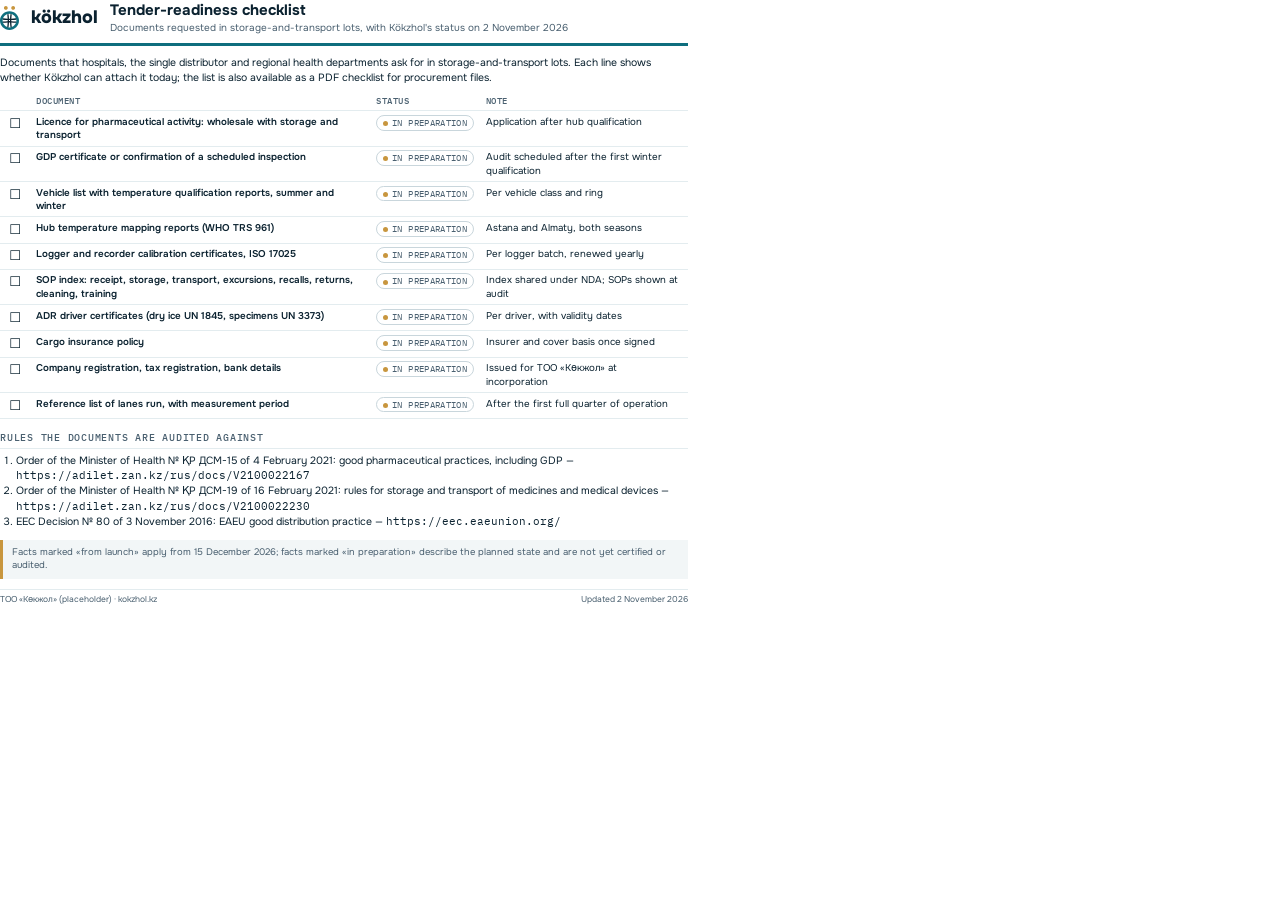
<file: assets/kokzhol-tender-checklist-en.html>
<!doctype html><html lang="en"><head><meta charset="utf-8"><title>Tender-readiness checklist</title><link rel="stylesheet" href="https://fonts.googleapis.com/css2?family=Onest:wght@400;600;700;800&family=IBM+Plex+Mono:wght@400;500&display=swap"><style>
@page{size:A4;margin:14mm 14mm 16mm}
html,body{margin:0;background:#fff;color:#0B2230;font-family:Onest,system-ui,sans-serif;font-size:10.5px;line-height:1.4}
.page{width:182mm;position:relative}
.pb{page-break-before:always}
header{display:flex;align-items:center;gap:12px;border-bottom:3px solid #0E6E7E;padding-bottom:8px;margin-bottom:10px}
header img{height:24px} header .brand{font-weight:800;font-size:18px} header h1{font-size:15px;margin:0;font-weight:700} header .sub{color:#4A6070;font-size:10px}
h2{font-family:"IBM Plex Mono",monospace;font-size:9.5px;letter-spacing:.08em;text-transform:uppercase;color:#4A6070;font-weight:500;margin:12px 0 5px;border-bottom:1px solid #E3ECEF;padding-bottom:3px}
p{margin:0 0 6px}
.answer{font-size:11px;line-height:1.5;max-width:100%}
table{border-collapse:collapse;width:100%;font-size:9.8px}
td,th{padding:3.5px 6px;border-bottom:1px solid #E3ECEF;text-align:left;vertical-align:top}
th{font-family:"IBM Plex Mono",monospace;font-size:8.5px;letter-spacing:.06em;text-transform:uppercase;color:#4A6070;font-weight:500}
td:first-child{font-weight:600;white-space:nowrap}
.b{display:inline-block;font-family:"IBM Plex Mono",monospace;font-size:8.5px;letter-spacing:.04em;text-transform:uppercase;padding:1px 6px;border-radius:999px;border:1px solid #C9D6DC;color:#4A6070;white-space:nowrap}
.b::before{content:"";display:inline-block;width:5px;height:5px;border-radius:50%;background:#0E6E7E;margin-right:4px;vertical-align:middle}
.b.prep::before{background:#C8963E}
.mono{font-family:"IBM Plex Mono",monospace}
.two{display:grid;grid-template-columns:1fr 1fr;gap:8px 16px}
.card{border:1px solid #C9D6DC;border-left:3px solid #C8963E;border-radius:4px;padding:7px 9px;font-size:10px}
.card b{display:block;font-size:10.5px}
.rule{margin-top:10px;background:#F2F6F7;border-left:3px solid #C8963E;padding:6px 9px;font-size:9.5px;color:#4A6070}
footer{position:absolute;left:0;right:0;font-size:8.5px;color:#4A6070;display:flex;justify-content:space-between;border-top:1px solid #E3ECEF;padding-top:4px;margin-top:10px}
footer{position:static}
.chk{font-size:13px;width:18px;text-align:center}
ol{margin:0;padding-left:16px}
</style></head><body><div class="page"><header><img src="brand/mark-color.svg" alt=""><span class="brand">kökzhol</span><div><h1>Tender-readiness checklist</h1><div class="sub">Documents requested in storage-and-transport lots, with Kökzhol's status on 2 November 2026</div></div></header><p>Documents that hospitals, the single distributor and regional health departments ask for in storage-and-transport lots. Each line shows whether Kökzhol can attach it today; the list is also available as a PDF checklist for procurement files.</p><table><thead><tr><th></th><th>Document</th><th>Status</th><th>Note</th></tr></thead><tr><td class="chk">☐</td><td style="white-space:normal;font-weight:600">Licence for pharmaceutical activity: wholesale with storage and transport</td><td><span class="b prep">in preparation</span></td><td>Application after hub qualification</td></tr><tr><td class="chk">☐</td><td style="white-space:normal;font-weight:600">GDP certificate or confirmation of a scheduled inspection</td><td><span class="b prep">in preparation</span></td><td>Audit scheduled after the first winter qualification</td></tr><tr><td class="chk">☐</td><td style="white-space:normal;font-weight:600">Vehicle list with temperature qualification reports, summer and winter</td><td><span class="b prep">in preparation</span></td><td>Per vehicle class and ring</td></tr><tr><td class="chk">☐</td><td style="white-space:normal;font-weight:600">Hub temperature mapping reports (WHO TRS 961)</td><td><span class="b prep">in preparation</span></td><td>Astana and Almaty, both seasons</td></tr><tr><td class="chk">☐</td><td style="white-space:normal;font-weight:600">Logger and recorder calibration certificates, ISO 17025</td><td><span class="b prep">in preparation</span></td><td>Per logger batch, renewed yearly</td></tr><tr><td class="chk">☐</td><td style="white-space:normal;font-weight:600">SOP index: receipt, storage, transport, excursions, recalls, returns, cleaning, training</td><td><span class="b prep">in preparation</span></td><td>Index shared under NDA; SOPs shown at audit</td></tr><tr><td class="chk">☐</td><td style="white-space:normal;font-weight:600">ADR driver certificates (dry ice UN 1845, specimens UN 3373)</td><td><span class="b prep">in preparation</span></td><td>Per driver, with validity dates</td></tr><tr><td class="chk">☐</td><td style="white-space:normal;font-weight:600">Cargo insurance policy</td><td><span class="b prep">in preparation</span></td><td>Insurer and cover basis once signed</td></tr><tr><td class="chk">☐</td><td style="white-space:normal;font-weight:600">Company registration, tax registration, bank details</td><td><span class="b prep">in preparation</span></td><td>Issued for ТОО «Көкжол» at incorporation</td></tr><tr><td class="chk">☐</td><td style="white-space:normal;font-weight:600">Reference list of lanes run, with measurement period</td><td><span class="b prep">in preparation</span></td><td>After the first full quarter of operation</td></tr></table><h2>Rules the documents are audited against</h2><ol><li>Order of the Minister of Health № ҚР ДСМ-15 of 4 February 2021: good pharmaceutical practices, including GDP — <span class="mono">https://adilet.zan.kz/rus/docs/V2100022167</span></li><li>Order of the Minister of Health № ҚР ДСМ-19 of 16 February 2021: rules for storage and transport of medicines and medical devices — <span class="mono">https://adilet.zan.kz/rus/docs/V2100022230</span></li><li>EEC Decision № 80 of 3 November 2016: EAEU good distribution practice — <span class="mono">https://eec.eaeunion.org/</span></li></ol><div class="rule">Facts marked «from launch» apply from 15 December 2026; facts marked «in preparation» describe the planned state and are not yet certified or audited.</div><footer><span>ТОО «Көкжол» (placeholder) · kokzhol.kz</span><span>Updated 2 November 2026</span></footer></div></body></html>
</file>
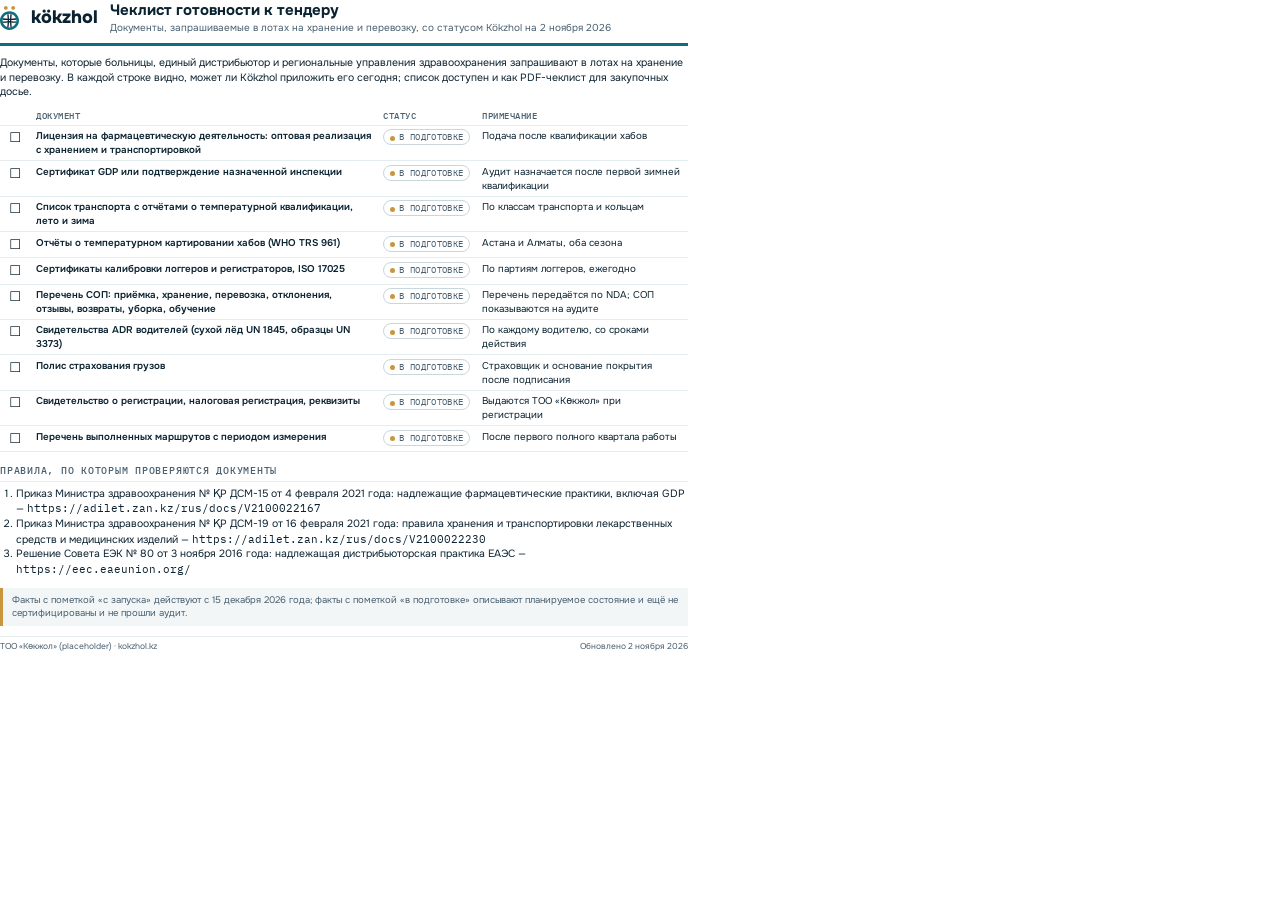
<file: assets/kokzhol-tender-checklist-ru.html>
<!doctype html><html lang="ru"><head><meta charset="utf-8"><title>Чеклист готовности к тендеру</title><link rel="stylesheet" href="https://fonts.googleapis.com/css2?family=Onest:wght@400;600;700;800&family=IBM+Plex+Mono:wght@400;500&display=swap"><style>
@page{size:A4;margin:14mm 14mm 16mm}
html,body{margin:0;background:#fff;color:#0B2230;font-family:Onest,system-ui,sans-serif;font-size:10.5px;line-height:1.4}
.page{width:182mm;position:relative}
.pb{page-break-before:always}
header{display:flex;align-items:center;gap:12px;border-bottom:3px solid #0E6E7E;padding-bottom:8px;margin-bottom:10px}
header img{height:24px} header .brand{font-weight:800;font-size:18px} header h1{font-size:15px;margin:0;font-weight:700} header .sub{color:#4A6070;font-size:10px}
h2{font-family:"IBM Plex Mono",monospace;font-size:9.5px;letter-spacing:.08em;text-transform:uppercase;color:#4A6070;font-weight:500;margin:12px 0 5px;border-bottom:1px solid #E3ECEF;padding-bottom:3px}
p{margin:0 0 6px}
.answer{font-size:11px;line-height:1.5;max-width:100%}
table{border-collapse:collapse;width:100%;font-size:9.8px}
td,th{padding:3.5px 6px;border-bottom:1px solid #E3ECEF;text-align:left;vertical-align:top}
th{font-family:"IBM Plex Mono",monospace;font-size:8.5px;letter-spacing:.06em;text-transform:uppercase;color:#4A6070;font-weight:500}
td:first-child{font-weight:600;white-space:nowrap}
.b{display:inline-block;font-family:"IBM Plex Mono",monospace;font-size:8.5px;letter-spacing:.04em;text-transform:uppercase;padding:1px 6px;border-radius:999px;border:1px solid #C9D6DC;color:#4A6070;white-space:nowrap}
.b::before{content:"";display:inline-block;width:5px;height:5px;border-radius:50%;background:#0E6E7E;margin-right:4px;vertical-align:middle}
.b.prep::before{background:#C8963E}
.mono{font-family:"IBM Plex Mono",monospace}
.two{display:grid;grid-template-columns:1fr 1fr;gap:8px 16px}
.card{border:1px solid #C9D6DC;border-left:3px solid #C8963E;border-radius:4px;padding:7px 9px;font-size:10px}
.card b{display:block;font-size:10.5px}
.rule{margin-top:10px;background:#F2F6F7;border-left:3px solid #C8963E;padding:6px 9px;font-size:9.5px;color:#4A6070}
footer{position:absolute;left:0;right:0;font-size:8.5px;color:#4A6070;display:flex;justify-content:space-between;border-top:1px solid #E3ECEF;padding-top:4px;margin-top:10px}
footer{position:static}
.chk{font-size:13px;width:18px;text-align:center}
ol{margin:0;padding-left:16px}
</style></head><body><div class="page"><header><img src="brand/mark-color.svg" alt=""><span class="brand">kökzhol</span><div><h1>Чеклист готовности к тендеру</h1><div class="sub">Документы, запрашиваемые в лотах на хранение и перевозку, со статусом Kökzhol на 2 ноября 2026</div></div></header><p>Документы, которые больницы, единый дистрибьютор и региональные управления здравоохранения запрашивают в лотах на хранение и перевозку. В каждой строке видно, может ли Kökzhol приложить его сегодня; список доступен и как PDF-чеклист для закупочных досье.</p><table><thead><tr><th></th><th>Документ</th><th>Статус</th><th>Примечание</th></tr></thead><tr><td class="chk">☐</td><td style="white-space:normal;font-weight:600">Лицензия на фармацевтическую деятельность: оптовая реализация с хранением и транспортировкой</td><td><span class="b prep">в подготовке</span></td><td>Подача после квалификации хабов</td></tr><tr><td class="chk">☐</td><td style="white-space:normal;font-weight:600">Сертификат GDP или подтверждение назначенной инспекции</td><td><span class="b prep">в подготовке</span></td><td>Аудит назначается после первой зимней квалификации</td></tr><tr><td class="chk">☐</td><td style="white-space:normal;font-weight:600">Список транспорта с отчётами о температурной квалификации, лето и зима</td><td><span class="b prep">в подготовке</span></td><td>По классам транспорта и кольцам</td></tr><tr><td class="chk">☐</td><td style="white-space:normal;font-weight:600">Отчёты о температурном картировании хабов (WHO TRS 961)</td><td><span class="b prep">в подготовке</span></td><td>Астана и Алматы, оба сезона</td></tr><tr><td class="chk">☐</td><td style="white-space:normal;font-weight:600">Сертификаты калибровки логгеров и регистраторов, ISO 17025</td><td><span class="b prep">в подготовке</span></td><td>По партиям логгеров, ежегодно</td></tr><tr><td class="chk">☐</td><td style="white-space:normal;font-weight:600">Перечень СОП: приёмка, хранение, перевозка, отклонения, отзывы, возвраты, уборка, обучение</td><td><span class="b prep">в подготовке</span></td><td>Перечень передаётся по NDA; СОП показываются на аудите</td></tr><tr><td class="chk">☐</td><td style="white-space:normal;font-weight:600">Свидетельства ADR водителей (сухой лёд UN 1845, образцы UN 3373)</td><td><span class="b prep">в подготовке</span></td><td>По каждому водителю, со сроками действия</td></tr><tr><td class="chk">☐</td><td style="white-space:normal;font-weight:600">Полис страхования грузов</td><td><span class="b prep">в подготовке</span></td><td>Страховщик и основание покрытия после подписания</td></tr><tr><td class="chk">☐</td><td style="white-space:normal;font-weight:600">Свидетельство о регистрации, налоговая регистрация, реквизиты</td><td><span class="b prep">в подготовке</span></td><td>Выдаются ТОО «Көкжол» при регистрации</td></tr><tr><td class="chk">☐</td><td style="white-space:normal;font-weight:600">Перечень выполненных маршрутов с периодом измерения</td><td><span class="b prep">в подготовке</span></td><td>После первого полного квартала работы</td></tr></table><h2>Правила, по которым проверяются документы</h2><ol><li>Приказ Министра здравоохранения № ҚР ДСМ-15 от 4 февраля 2021 года: надлежащие фармацевтические практики, включая GDP — <span class="mono">https://adilet.zan.kz/rus/docs/V2100022167</span></li><li>Приказ Министра здравоохранения № ҚР ДСМ-19 от 16 февраля 2021 года: правила хранения и транспортировки лекарственных средств и медицинских изделий — <span class="mono">https://adilet.zan.kz/rus/docs/V2100022230</span></li><li>Решение Совета ЕЭК № 80 от 3 ноября 2016 года: надлежащая дистрибьюторская практика ЕАЭС — <span class="mono">https://eec.eaeunion.org/</span></li></ol><div class="rule">Факты с пометкой «с запуска» действуют с 15 декабря 2026 года; факты с пометкой «в подготовке» описывают планируемое состояние и ещё не сертифицированы и не прошли аудит.</div><footer><span>ТОО «Көкжол» (placeholder) · kokzhol.kz</span><span>Обновлено 2 ноября 2026</span></footer></div></body></html>
</file>
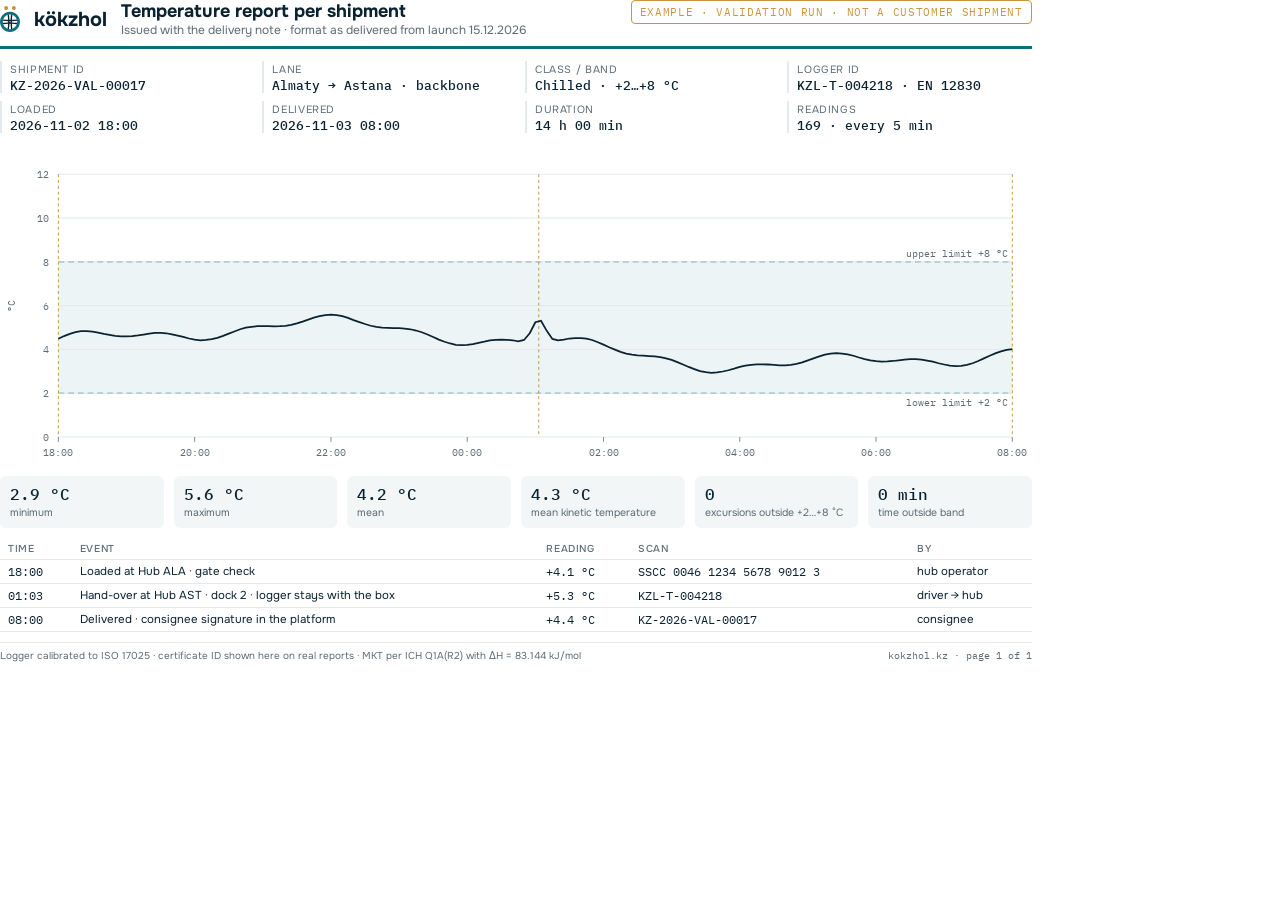
<file: assets/temp-report-sample.html>
<!doctype html><html lang="en"><head><meta charset="utf-8"><title>Temperature report · example</title>
<link rel="stylesheet" href="https://fonts.googleapis.com/css2?family=Onest:wght@500;700&family=IBM+Plex+Mono:wght@400;500&display=swap">
<style>
@page{size:A4 landscape;margin:12mm}
html,body{margin:0;background:#fff;color:#0B2230;font-family:Onest,system-ui,sans-serif;font-size:12px}
.page{width:273mm;position:relative}
.wm{position:absolute;right:0;top:0;font-family:"IBM Plex Mono",monospace;font-size:11px;color:#C8963E;border:1px solid #C8963E;padding:4px 8px;border-radius:4px;letter-spacing:.06em}
header{display:flex;align-items:center;gap:14px;border-bottom:3px solid #0E6E7E;padding-bottom:8px;margin-bottom:12px}
header img{height:26px} header h1{font-size:18px;margin:0;font-weight:700} header .sub{color:#5D6B76;font-size:12px}
.grid{display:grid;grid-template-columns:repeat(4,1fr);gap:8px 18px;margin-bottom:12px}
.grid div{border-left:2px solid #E3E9EC;padding-left:8px} .grid b{display:block;font-family:"IBM Plex Mono",monospace;font-weight:500;font-size:12.5px} .grid span{color:#5D6B76;font-size:10.5px;text-transform:uppercase;letter-spacing:.06em}
svg{width:100%;height:auto;display:block} svg text{font-family:"IBM Plex Mono",monospace;font-size:10px;fill:#5D6B76}
.stats{display:grid;grid-template-columns:repeat(6,1fr);gap:10px;margin-top:10px}
.stats div{background:#F2F6F7;border-radius:6px;padding:8px 10px} .stats b{display:block;font-size:16px;font-family:"IBM Plex Mono",monospace;font-weight:500} .stats span{font-size:10.5px;color:#5D6B76}
table{border-collapse:collapse;width:100%;margin-top:10px;font-size:11.5px} td,th{padding:4px 8px;border-bottom:1px solid #E3E9EC;text-align:left} th{font-size:10px;color:#5D6B76;text-transform:uppercase;letter-spacing:.06em;font-weight:500}
.mono{font-family:"IBM Plex Mono",monospace}
footer{margin-top:10px;font-size:10px;color:#5D6B76;display:flex;justify-content:space-between;border-top:1px solid #E3E9EC;padding-top:6px}
</style></head><body><div class="page">
<div class="wm">EXAMPLE · VALIDATION RUN · NOT A CUSTOMER SHIPMENT</div>
<header><img src="brand/mark-color.svg" alt=""><span style="font-weight:700;font-size:20px">kökzhol</span><div><h1>Temperature report per shipment</h1><div class="sub">Issued with the delivery note · format as delivered from launch 15.12.2026</div></div></header>
<div class="grid">
<div><span>Shipment ID</span><b>KZ-2026-VAL-00017</b></div><div><span>Lane</span><b>Almaty → Astana · backbone</b></div><div><span>Class / band</span><b>Chilled · +2…+8 °C</b></div><div><span>Logger ID</span><b>KZL-T-004218 · EN 12830</b></div>
<div><span>Loaded</span><b>2026-11-02 18:00</b></div><div><span>Delivered</span><b>2026-11-03 08:00</b></div><div><span>Duration</span><b>14 h 00 min</b></div><div><span>Readings</span><b>169 · every 5 min</b></div>
</div>
<svg viewBox="0 0 1060 330" role="img" aria-label="Temperature curve inside the allowed band">
<rect x="60" y="120.0" width="980" height="135.0" fill="#0E6E7E" fill-opacity=".08"/>
<line x1="60" y1="120.0" x2="1040" y2="120.0" stroke="#0E6E7E" stroke-dasharray="6 4"/><line x1="60" y1="255.0" x2="1040" y2="255.0" stroke="#0E6E7E" stroke-dasharray="6 4"/>
<text x="1036" y="115.0" text-anchor="end" fill="#0E6E7E">upper limit +8 °C</text><text x="1036" y="268.0" text-anchor="end" fill="#0E6E7E">lower limit +2 °C</text>
<line x1="60" y1="300.0" x2="1040" y2="300.0" stroke="#E3E9EC"/><text x="50" y="304.0" text-anchor="end">0</text><line x1="60" y1="255.0" x2="1040" y2="255.0" stroke="#E3E9EC"/><text x="50" y="259.0" text-anchor="end">2</text><line x1="60" y1="210.0" x2="1040" y2="210.0" stroke="#E3E9EC"/><text x="50" y="214.0" text-anchor="end">4</text><line x1="60" y1="165.0" x2="1040" y2="165.0" stroke="#E3E9EC"/><text x="50" y="169.0" text-anchor="end">6</text><line x1="60" y1="120.0" x2="1040" y2="120.0" stroke="#E3E9EC"/><text x="50" y="124.0" text-anchor="end">8</text><line x1="60" y1="75.0" x2="1040" y2="75.0" stroke="#E3E9EC"/><text x="50" y="79.0" text-anchor="end">10</text><line x1="60" y1="30.0" x2="1040" y2="30.0" stroke="#E3E9EC"/><text x="50" y="34.0" text-anchor="end">12</text><line x1="60.0" y1="300" x2="60.0" y2="305" stroke="#7A8A94"/><text x="60.0" y="320" text-anchor="middle">18:00</text><line x1="200.0" y1="300" x2="200.0" y2="305" stroke="#7A8A94"/><text x="200.0" y="320" text-anchor="middle">20:00</text><line x1="340.0" y1="300" x2="340.0" y2="305" stroke="#7A8A94"/><text x="340.0" y="320" text-anchor="middle">22:00</text><line x1="480.0" y1="300" x2="480.0" y2="305" stroke="#7A8A94"/><text x="480.0" y="320" text-anchor="middle">00:00</text><line x1="620.0" y1="300" x2="620.0" y2="305" stroke="#7A8A94"/><text x="620.0" y="320" text-anchor="middle">02:00</text><line x1="760.0" y1="300" x2="760.0" y2="305" stroke="#7A8A94"/><text x="760.0" y="320" text-anchor="middle">04:00</text><line x1="900.0" y1="300" x2="900.0" y2="305" stroke="#7A8A94"/><text x="900.0" y="320" text-anchor="middle">06:00</text><line x1="1040.0" y1="300" x2="1040.0" y2="305" stroke="#7A8A94"/><text x="1040.0" y="320" text-anchor="middle">08:00</text><line x1="60.0" y1="30" x2="60.0" y2="300" stroke="#C8963E" stroke-dasharray="3 3"/><line x1="553.5" y1="30" x2="553.5" y2="300" stroke="#C8963E" stroke-dasharray="3 3"/><line x1="1040.0" y1="30" x2="1040.0" y2="300" stroke="#C8963E" stroke-dasharray="3 3"/>
<path d="M60.0,199.0 L65.8,196.3 L71.7,194.0 L77.5,192.2 L83.3,191.3 L89.2,191.1 L95.0,191.8 L100.8,192.7 L106.7,194.0 L112.5,195.1 L118.3,196.1 L124.2,196.7 L130.0,196.7 L135.8,196.3 L141.7,195.6 L147.5,194.7 L153.3,193.8 L159.2,193.1 L165.0,193.1 L170.8,193.4 L176.7,194.5 L182.5,195.8 L188.3,197.2 L194.2,198.8 L200.0,199.9 L205.8,200.6 L211.7,200.3 L217.5,199.4 L223.3,198.1 L229.2,196.1 L235.0,193.8 L240.8,191.6 L246.7,189.3 L252.5,187.7 L258.3,186.8 L264.2,186.2 L270.0,186.2 L275.8,186.2 L281.7,186.4 L287.5,186.2 L293.3,185.7 L299.2,184.8 L305.0,183.2 L310.8,181.4 L316.7,179.4 L322.5,177.4 L328.3,175.8 L334.2,174.7 L340.0,174.2 L345.8,174.7 L351.7,175.8 L357.5,177.6 L363.3,179.9 L369.2,181.9 L375.0,183.9 L380.8,185.7 L386.7,186.8 L392.5,187.7 L398.3,187.9 L404.2,188.2 L410.0,188.2 L415.8,188.6 L421.7,189.3 L427.5,190.6 L433.3,192.4 L439.2,194.7 L445.0,197.2 L450.8,199.9 L456.7,202.1 L462.5,203.9 L468.3,205.3 L474.2,205.7 L480.0,205.3 L485.8,204.6 L491.7,203.2 L497.5,202.1 L503.3,200.8 L509.2,200.1 L515.0,199.9 L520.8,200.1 L526.7,200.6 L532.5,201.7 L538.3,200.3 L544.2,193.4 L550.0,182.1 L555.8,180.5 L561.7,190.9 L567.5,199.2 L573.3,200.8 L579.2,199.9 L585.0,198.8 L590.8,198.3 L596.7,198.3 L602.5,199.0 L608.3,200.3 L614.2,202.6 L620.0,205.1 L625.8,207.8 L631.7,210.2 L637.5,212.5 L643.3,214.3 L649.2,215.4 L655.0,216.1 L660.8,216.5 L666.7,216.8 L672.5,217.2 L678.3,217.9 L684.2,219.2 L690.0,220.8 L695.8,223.1 L701.7,225.5 L707.5,228.0 L713.3,230.2 L719.2,232.3 L725.0,233.4 L730.8,234.1 L736.7,233.6 L742.5,232.7 L748.3,231.4 L754.2,229.8 L760.0,228.0 L765.8,226.7 L771.7,225.8 L777.5,225.3 L783.3,225.3 L789.2,225.5 L795.0,226.0 L800.8,226.4 L806.7,226.4 L812.5,225.8 L818.3,224.9 L824.2,223.3 L830.0,221.2 L835.8,219.2 L841.7,217.2 L847.5,215.4 L853.3,214.3 L859.2,213.8 L865.0,214.3 L870.8,215.2 L876.7,216.5 L882.5,218.3 L888.3,219.9 L894.2,221.2 L900.0,222.1 L905.8,222.6 L911.7,222.4 L917.5,221.9 L923.3,221.2 L929.2,220.6 L935.0,220.1 L940.8,219.9 L946.7,220.4 L952.5,221.5 L958.3,222.6 L964.2,224.2 L970.0,225.5 L975.8,226.7 L981.7,227.1 L987.5,226.9 L993.3,225.8 L999.2,224.2 L1005.0,221.9 L1010.8,219.2 L1016.7,216.5 L1022.5,214.1 L1028.3,212.0 L1034.2,210.4 L1040.0,209.6" fill="none" stroke="#0B2230" stroke-width="1.8"/>
<text x="15" y="165.0" transform="rotate(-90 15 165.0)" text-anchor="middle">°C</text>
</svg>
<div class="stats">
<div><b>2.9 °C</b><span>minimum</span></div><div><b>5.6 °C</b><span>maximum</span></div><div><b>4.2 °C</b><span>mean</span></div><div><b>4.3 °C</b><span>mean kinetic temperature</span></div><div><b>0</b><span>excursions outside +2…+8 °C</span></div><div><b>0 min</b><span>time outside band</span></div>
</div>
<table><thead><tr><th>Time</th><th>Event</th><th>Reading</th><th>Scan</th><th>By</th></tr></thead><tbody>
<tr><td class="mono">18:00</td><td>Loaded at Hub ALA · gate check</td><td class="mono">+4.1 °C</td><td class="mono">SSCC 0046 1234 5678 9012 3</td><td>hub operator</td></tr>
<tr><td class="mono">01:03</td><td>Hand-over at Hub AST · dock 2 · logger stays with the box</td><td class="mono">+5.3 °C</td><td class="mono">KZL-T-004218</td><td>driver → hub</td></tr>
<tr><td class="mono">08:00</td><td>Delivered · consignee signature in the platform</td><td class="mono">+4.4 °C</td><td class="mono">KZ-2026-VAL-00017</td><td>consignee</td></tr>
</tbody></table>
<footer><span>Logger calibrated to ISO 17025 · certificate ID shown here on real reports · MKT per ICH Q1A(R2) with ΔH = 83.144 kJ/mol</span><span class="mono">kokzhol.kz · page 1 of 1</span></footer>
</div></body></html>
</file>
